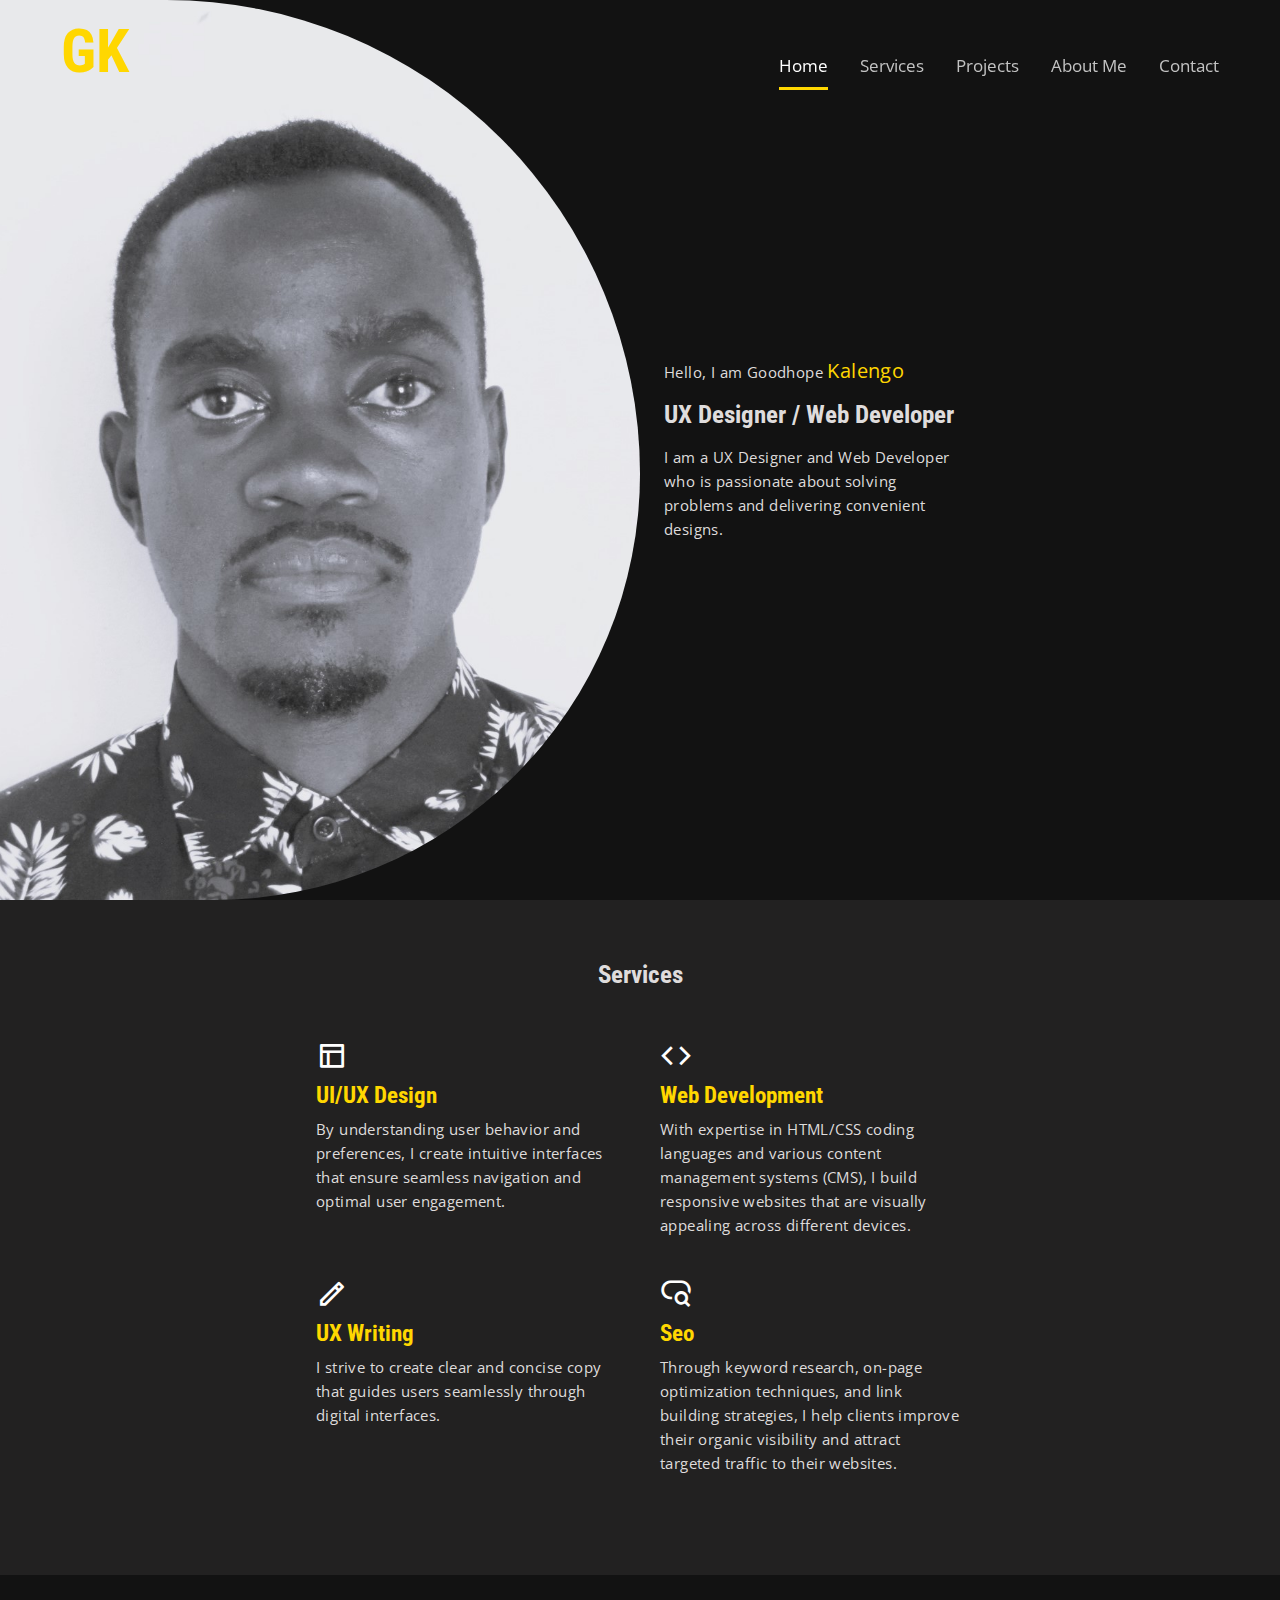
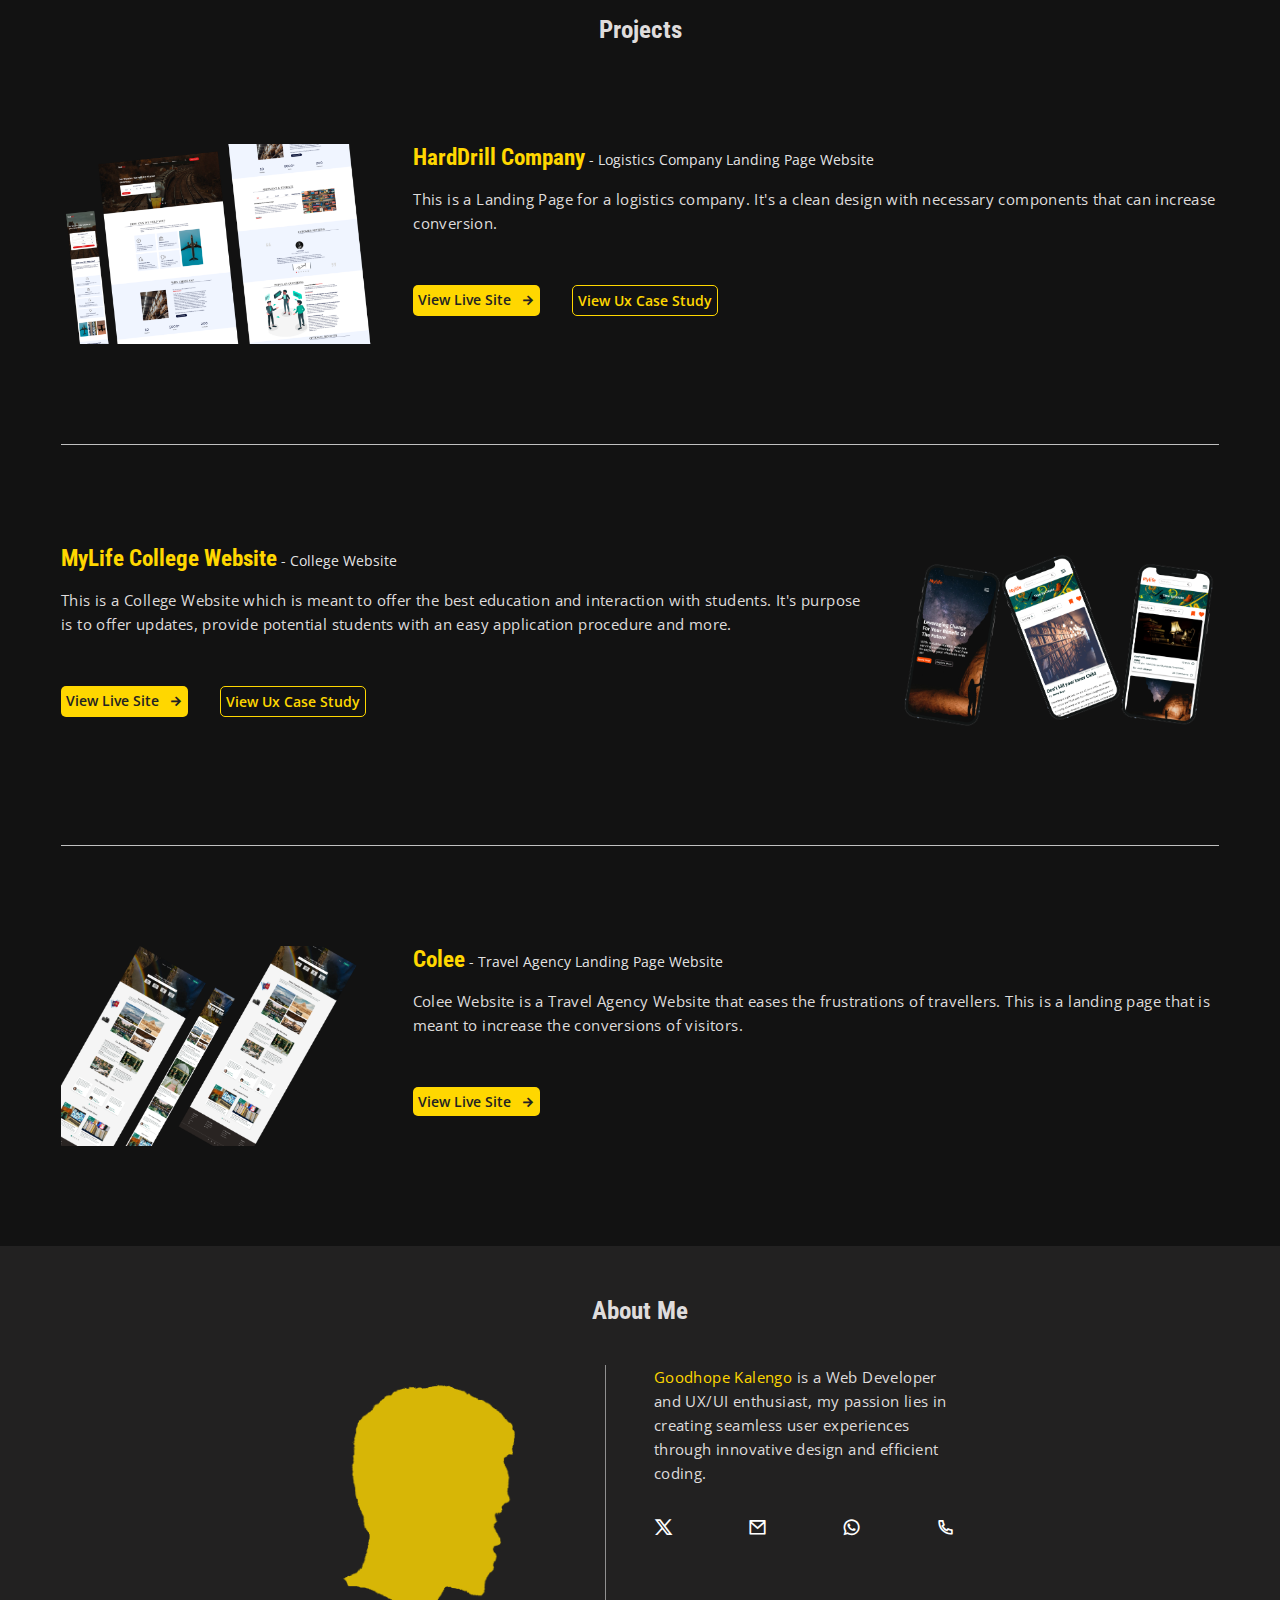
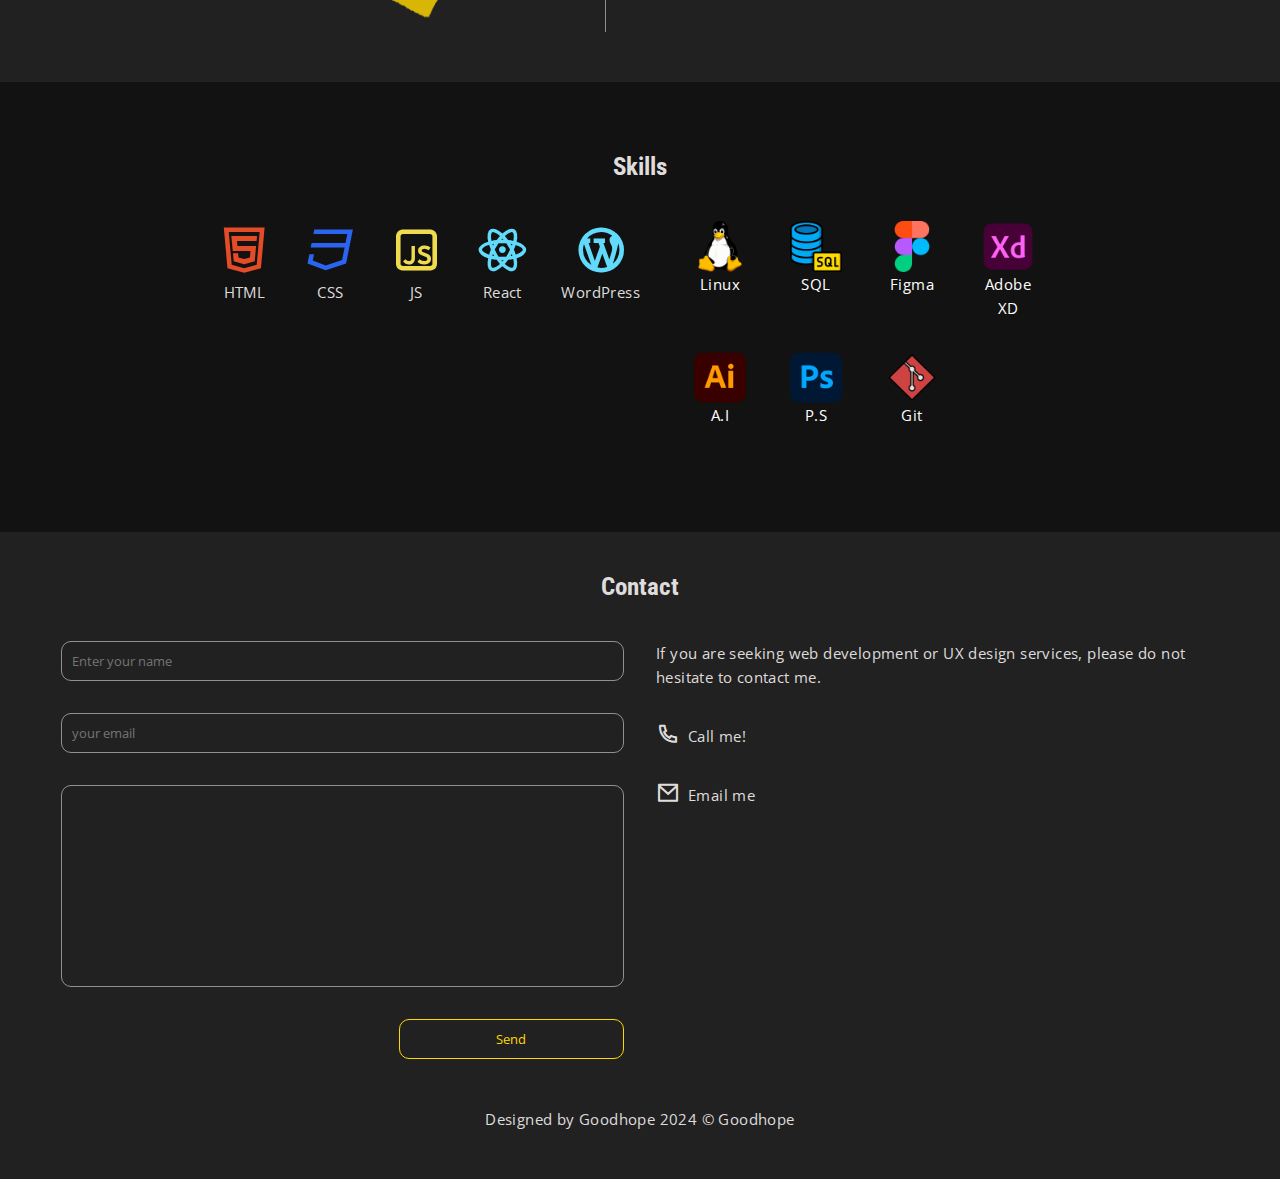
<file: index.html>
<!DOCTYPE html>
<html lang="en">
<head>
    <meta charset="UTF-8">
    <meta name="viewport" content="width=device-width, initial-scale=1.0">
    <link rel="stylesheet" href="css/style.css">
    <link rel="icon" type="image/x-icon" href="img/hop.png">
    <link rel="stylesheet" href="css/swiper-bundle.min.css">
    <link rel="stylesheet" href="fonts/remixicon.css">
    <title>Hi, It's Goodhope</title>
</head>
<body>
    <header>
        <nav class="container">
            <div class="nav">
                <div class="logo">
                    <a href="#" class="logo">GK</a>
                </div>
                <div class="main-nav">
                    <ul class="list-nav" id="allnav">
                        <li><a class="fwhite portlink active" href="#home">Home</a></li>
                        <li><a class="fwhite portlink" href="#service">Services</a></li>
                        <li><a class="fwhite portlink" href="#project">Projects</a></li>
                        <li><a class="fwhite portlink" href="#about">About Me</a></li>
                        <li><a class="fwhite portlink" href="#contact">Contact</a></li>
                        <!-- <li><a class="fwhite portlink" href="assets/_Goodhope's CV_.pdf">Resume/CV</a></li> -->
                    </ul>
                   

                    <div class="hamburger-menu fwhite">
                        <span class="bar"></span>
                        <span class="bar"></span>
                        <span class="bar"></span>
                    </div>
                </div>    
            </div>
        </nav>
    </header>

    
    <div class="front-line">
        <div class="bg-grid">
            
        </div>  
        <div class="big-intro" id="home">
          
            <div class="intro">
                <p class="nfont">Hello, I am Goodhope <span class="mdfont yellow">Kalengo</span></p>
                <h1 class="hfont">UX Designer / Web Developer</h1>
                <p class="nfont">I am a UX Designer and Web Developer who is passionate about solving problems and delivering convenient designs.</p>
            </div>
        </div>
    </div>



        <!-- services -->
        <section class="services" id="service">
            <h1 class="hfont white al-c">Services</h1>
            <div class="all-cards container">
                <div class="card">
                    <i class="ri-layout-3-line"></i>
                  <h2 class="yellow subhead">UI/UX Design</h2>
                  <p class="nfont">By understanding user behavior and preferences, I create intuitive interfaces that ensure seamless navigation and optimal user engagement.</p>
                </div>
                <div class="card">
                    <i class="ri-code-line"></i>
                    <h2 class="yellow subhead">Web Development</h2>
                  <p class="nfont"> With expertise in HTML/CSS coding languages and various content management systems (CMS), I build responsive websites that are visually appealing across different devices.</p>
                </div>
                <div class="card">
                    <i class="ri-pencil-line"></i>
                    <h2 class="yellow subhead">UX Writing</h2>
                  <p class="nfont"> I strive to create clear and concise copy that guides users seamlessly through digital interfaces.</p>
                </div>
                <div class="card">
                    <i class="ri-seo-line"></i>
                  <h2 class="yellow subhead">Seo</h2>
                  <p class="nfont">Through keyword research, on-page optimization techniques, and link building strategies, I help clients improve their organic visibility and attract targeted traffic to their websites.</p>
                </div>
            </div>
        </section>


        

    <!-- Projects -->
    <section class="projects" id="project">
        <div class="all-projects container">
            <h1 class="hfont white al-c">Projects</h1>


            <!-- First Project -->
            <div class="project">
                <img src="img/Hardrill-thumbnail.png"  class="pro-img" alt="">
                <div class="p-details">
                    <h2 class="yellow subhead">HardDrill Company<span class="sidetitle"> - Logistics Company Landing Page Website</span></h2>
                    <p class="nfont">This is a Landing Page for a logistics company. It's a clean design with necessary components that can increase conversion.</p> <br>
                    <!-- <p class="nfont">December 2023</p> -->
                    <div class="main-btn">
                        <a target=”_blank” href="https://hardrill.netlify.app" class="btn1">View Live Site<i class="ri-arrow-right-line"></i></a>
                        <a target="_blank" href="one_logstudies.html" class="btn2">View Ux Case Study</a>
                    </div>
                </div>
            </div>

            
            <!-- Second Project -->
            <div class="project">
                    <img src="img/MyLife-thumbnail.png"  class="pro-img" alt="">
                <div class="p-details">
                    <h2 class="yellow subhead">MyLife College Website<span class="sidetitle"> - College Website</span></h2>
                    <p class="nfont">This is a College Website which is meant to offer the best education and interaction with students. It's purpose is to offer updates, provide potential students with an easy application procedure and more.</p><br>
                    <!-- <p class="nfont">October - November 2023</p> -->
                    <div class="main-btn">
                        <a href="https://mylife-edu.netlify.app" target=”_blank” class="btn1">View Live Site<i class="ri-arrow-right-line"></i></a>
                        <a target="_blank" href="log_cstudies.html" class="btn2">View Ux Case Study</a>
                    </div>
                </div>
            </div>

            <!-- Third Project -->
            <div class="project lastproject">
                <img src="img/Cruise-thumbnail.png"  class="pro-img" alt="">
                <div class="p-details">
                    <h2 class="yellow subhead">Colee<span class="sidetitle"> - Travel Agency Landing Page Website</span></h2>
                    <p class="nfont">Colee Website is a Travel Agency Website that eases the frustrations of travellers. This is a landing page that is meant to increase the conversions of visitors.</p>
                    <br>
                    <!-- <p class="nfont">January 2024</p> -->
                    <div class="main-btn">
                        <a href="https://colee.netlify.app" target=”_blank” class="btn1">View Live Site<i class="ri-arrow-right-line"></i></a>
                        <!-- <a href="#" class="btn2">View Ux Case Study</a> -->
                    </div>
                </div>
            </div>
        </div>
    </section>



    
    <!-- Testimonials Section -->

    <!-- <section class="testimonials">
        <h1 class="hfont white al-c">Testimonials from my clients</h1>

        <div class="testimonial-container container swiper">
            <div class="swiper-wrapper">


                <div class="testimonial-card swiper-slide">
                    <div class="testimg">
                        <img src="img/image-jeanette.jpg" class="testimage" alt="">
                    </div>
                    <div class="testname">
                        <h4 class="yellow mdfont">Jaeanette Cooper</h4>
                        <p class="white nfont">20-Sept-2023</p>
                    </div>
                    <p class="nfont white">Lorem, ipsum dolor sit amet consectetur adipisicing elit. Tenetur adipisci laboriosam eaque nesciunt laudantium alias voluptatem quae, neque cumque minus.</p>
                </div>
                <div class="testimonial-card swiper-slide">
                    <div class="testimg">
                        <img src="img/image-jeanette.jpg" class="testimage" alt="">
                    </div>
                    <div class="testname">
                        <h4 class="yellow mdfont">Jaeanette Cooper</h4>
                        <p class="white nfont">20-Sept-2023</p>
                    </div>
                    <p class="nfont white">Lorem, ipsum dolor sit amet consectetur adipisicing elit. Tenetur adipisci laboriosam eaque nesciunt laudantium alias voluptatem quae, neque cumque minus.</p>
                </div>
                <div class="testimonial-card swiper-slide">
                    <div class="testimg">
                        <img src="img/image-jeanette.jpg" class="testimage" alt="">
                    </div>
                    <div class="testname">
                        <h4 class="yellow mdfont">Jaeanette Cooper</h4>
                        <p class="white nfont">20-Sept-2023</p>
                    </div>
                    <p class="nfont white">Lorem, ipsum dolor sit amet consectetur adipisicing elit. Tenetur adipisci laboriosam eaque nesciunt laudantium alias voluptatem quae, neque cumque minus.</p>
                </div>



            </div>


            <div class="swiper-button-prev">
                
             </div>
             <div class="swiper-button-next">
                
             </div>
        </div>
    </section> -->



    
    <!-- About Me Section -->
    <section class="about-me" id="about">
        <h1 class="hfont white al-c">About Me</h1>
        <div class="me container">
            <img src="img/hop.png" style="width: 20%;" alt="">
            <div class="me-details">
               
                <p class="nfont"><span class="yellow">Goodhope Kalengo</span> is a Web Developer and UX/UI enthusiast,  my passion lies in creating seamless user experiences through innovative design and efficient coding.</p>
                <!-- <div class="hobbies">
                    <h2>Hobbies</h2>
                    <div class="list">
                        <p class="nfont">Music, Reading, Basketball, Hiking</p>
                    </div>
                </div> -->
                <div class="location">
                    <!-- <i class="ri-map-pin-line"></i> -->
                    <!-- <p class="nfont">Zomba, Malawi</p> -->
                </div>
                <div class="contact-me">
                    <a target=”_blank” href="https://twitter.com/maineine"><i class="ri-twitter-x-line"></i></a>
                    <a href="mailto:ghkalengo@gmail.com"><i class="ri-mail-line"></i></a>
                    <a target=”_blank” href="https://wa.me/+265880955471"><i class="ri-whatsapp-line"></i></a>
                    <a target=”_blank” href="tel:+265886325397"><i class="ri-phone-line"></i></a>
                </div>

                <!-- <a href="" class="about-cv yellow">Download my CV <i class="ri-arrow-right-line"></i></a> -->
            </div>
           
        </div>
    </section>


        <!-- Skills Section -->

        <section class="skills">
            <h1 class="hfont white al-c">Skills</h1>
            <div class="all-skills container">
                <div class="dev-skills">
                    <div class="dev-lang">
                        <i style="color: #E34C26;" class="ri-html5-line"></i>
                        <p class="nfont">HTML</p>
                    </div>
                    <div class="dev-lang">
                        <i style="color: #2965F1;" class="ri-css3-line"></i>
                        <p class="nfont">CSS</p>
                    </div>
                    <div class="dev-lang">
                        <i style="color:#F0DB4F ;" class="ri-javascript-line"></i>
                        <p class="nfont">JS</p>
                    </div>
                    <div class="dev-lang">
                        <i style="color: #61DAFB;" class="ri-reactjs-line"></i>
                        <p class="nfont">React</p>
                    </div>
                    <div class="dev-lang">
                        <i style="color: #61DAFB;" class="ri-wordpress-line"></i>
                        <p class="nfont">WordPress</p>
                    </div>
                    <!-- <div class="dev-lang">
                        <i style="color: #539E43;" class="ri-npmjs-line"></i>
                        <p class="nfont">Node.js</p>
                    </div>
                    <div class="dev-lang">
                        <i style="color: #777BB3;" class="ti-html5 white"></i>
                        <p class="nfont">Php</p>
                    </div> -->
                </div>
                
                <div class="design-skills">
                    <div class="des-lang">
                        <img src="icons/linux.png"  alt="">
                        <p class="nfont white">Linux</p>
                    </div>
                    <div class="des-lang">
                        <img src="icons/database.png"  alt="">
                        <p class="nfont white">SQL</p>
                    </div>
                    <div class="des-lang">
                        <img src="icons/005-figma.png"  alt="">
                        <p class="nfont white">Figma</p>
                    </div>
                    <div class="des-lang">
                        <img src="icons/004-xd.png" alt="">
                        <p class="nfont white">Adobe<br>XD</p>
                    </div>
                    <div class="des-lang">
                        <img src="icons/003-illustrator.png" alt="">
                        <p class="nfont white">A.I</p>
                    </div>
                    <div class="des-lang">
                        <img src="icons/002-photoshop.png" alt="">
                        <p class="nfont white">P.S</p>
                    </div>
                    <div class="des-lang">
                        <img src="icons/001-git.png" alt="">
                        <p class="nfont white">Git</p>
                    </div>
                </div>
            </div>
    
        </section>


        
    
    <!-- Footer / Contact Section -->
    <section class="contact" id="contact">
        <h1 class="hfont white al-c sec2">Contact</h1>
        

        <div class="all-contact container">
            
            <form method="post">
                <div class="c-form">
                    <input type="text" placeholder="Enter your name" id="formname" name="name">
                    <input type="email" placeholder="your email" id="formemail" name="email">
                    <textarea type="text"  id="formmessage" cols="30" rows="10"></textarea>
                    <div class="lastbtn">
                        <button type="submit" id="form-btn" class="button">Send</button>
                    </div>
                </div>
            </form>
          
            <div class="c-info">
                <p class="nfont">If you are seeking web development or UX design services, please do not hesitate to contact me.</p>
                <div class="phone">
                    <a href=""><i class="ri-phone-line"></i></a>
                    <a href="tel:+265886325397" class="nfont white"><p class="nfont">Call me!</p></a>
                </div>
                <div class="phone">
                </a>
                <a href=""><i class="ri-mail-line"></i></a>
                    <a href="mailto:ghkalengo@gmail.com" class="nfont white"><p class="nfont">Email me</p></a>
                </div>
            </div>
        </div>

        <p class="nfont copyright">Designed by Goodhope 2024 &#169; Goodhope</p>
    </section>

    <!-- Email sender library -->
    <script src="https://smtpjs.com/v3/smtp.js"></script>
    <!-- main js -->
    <script src="js/script.js"></script>
    <!-- swiper -->
    <script src="js/swiper-bundle.min.js"></script>
</body>
</html>
</file>
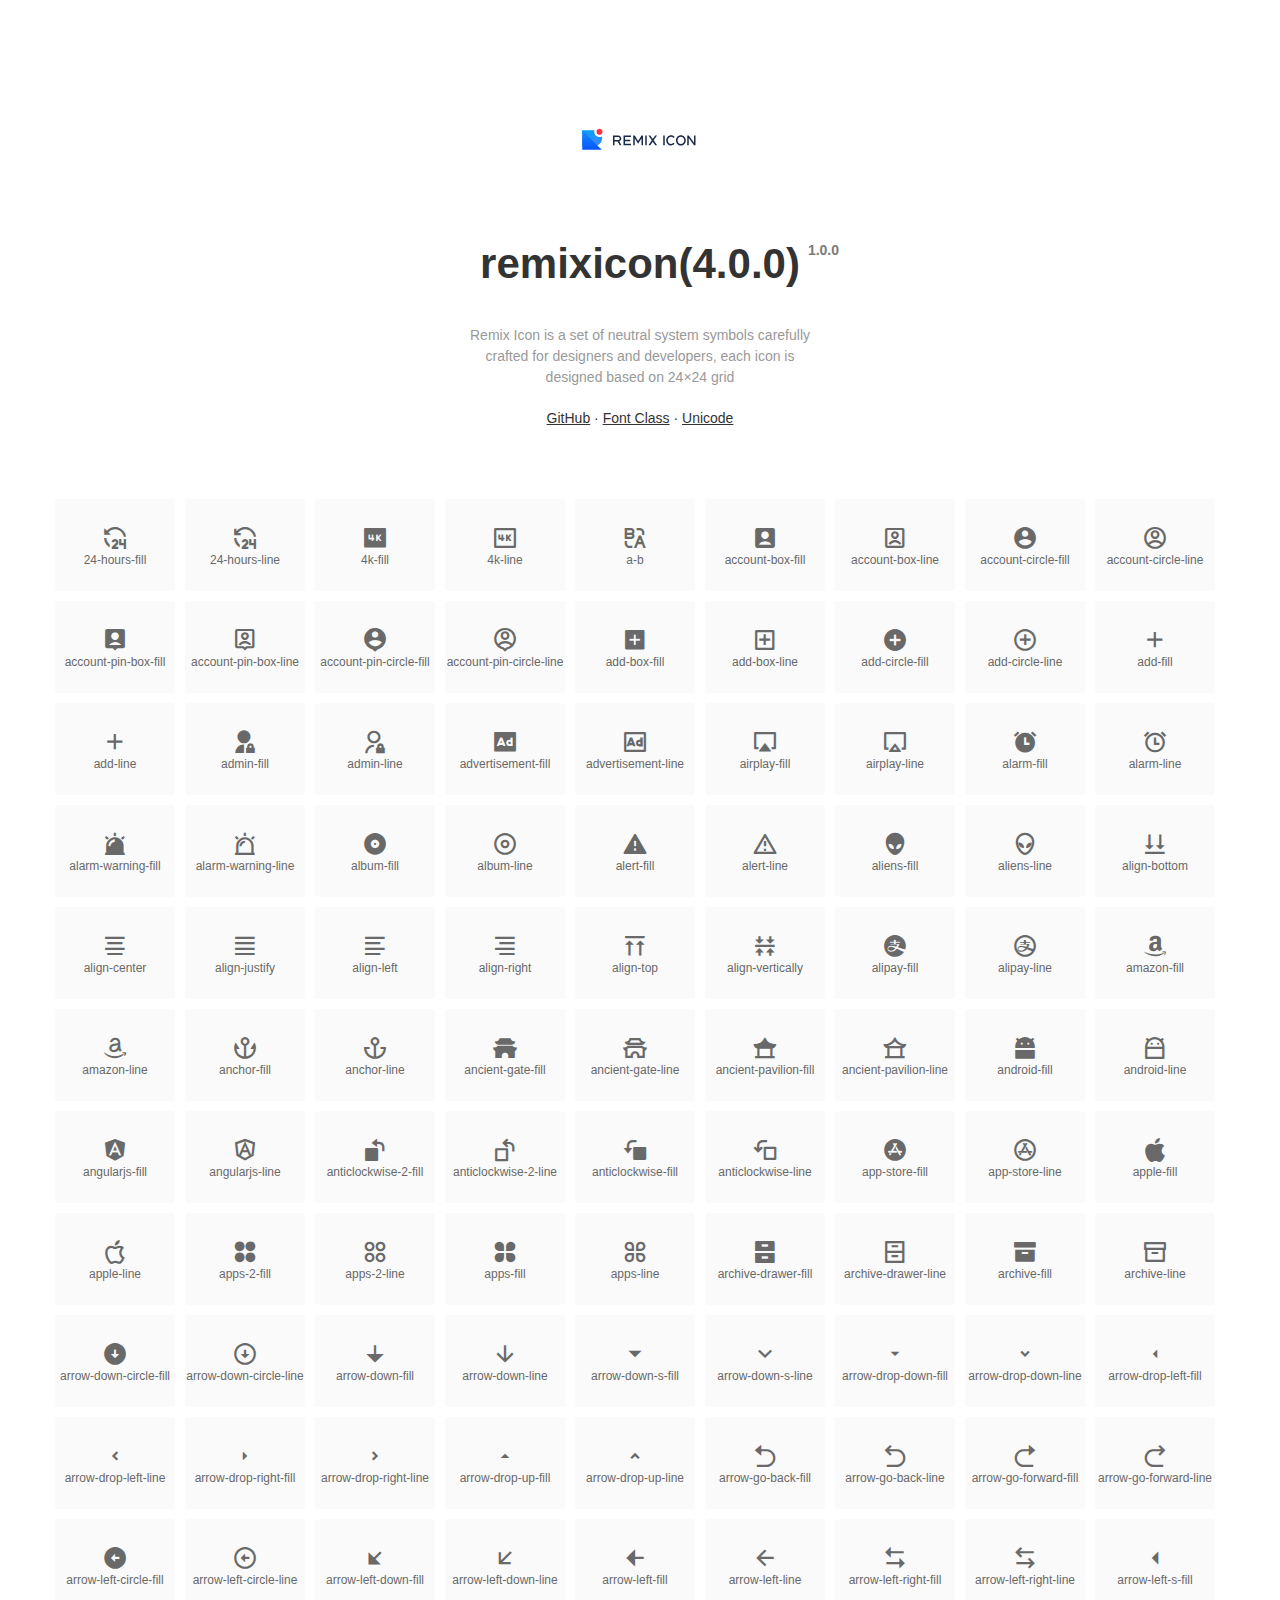
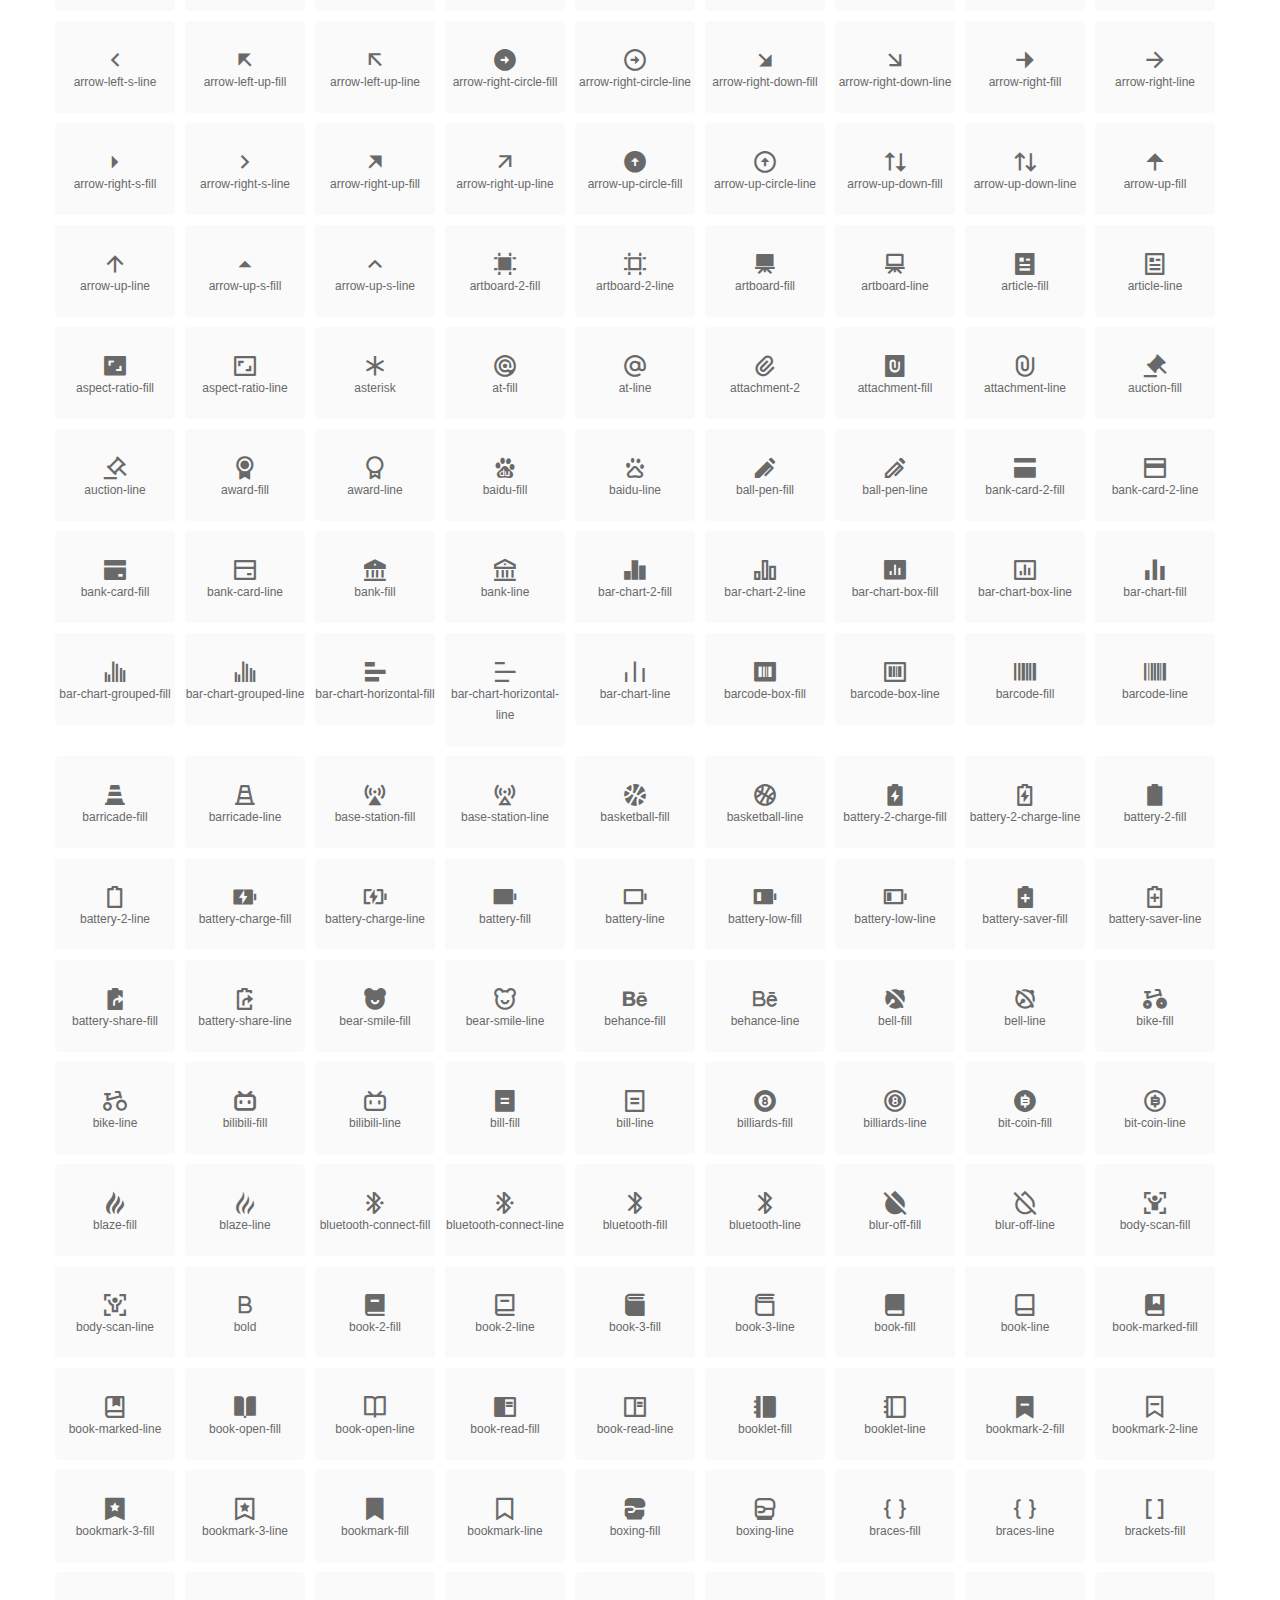
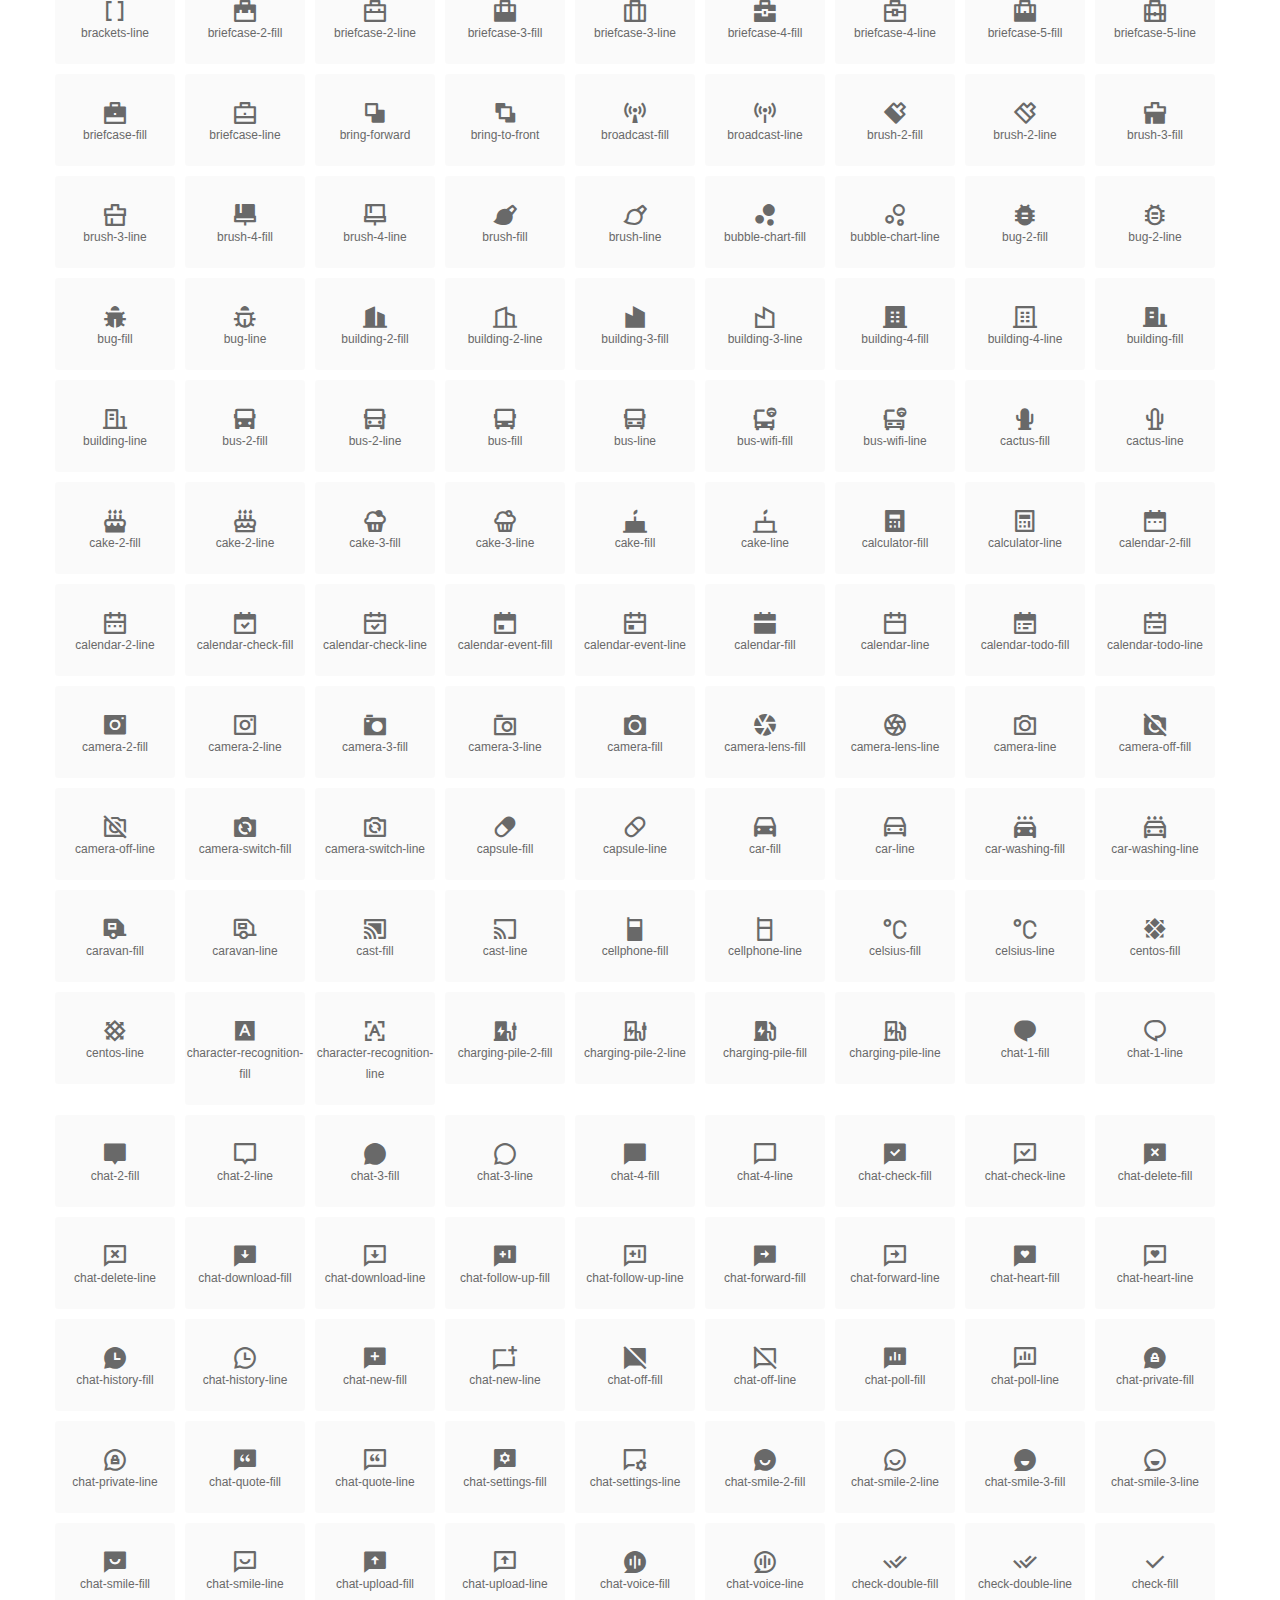
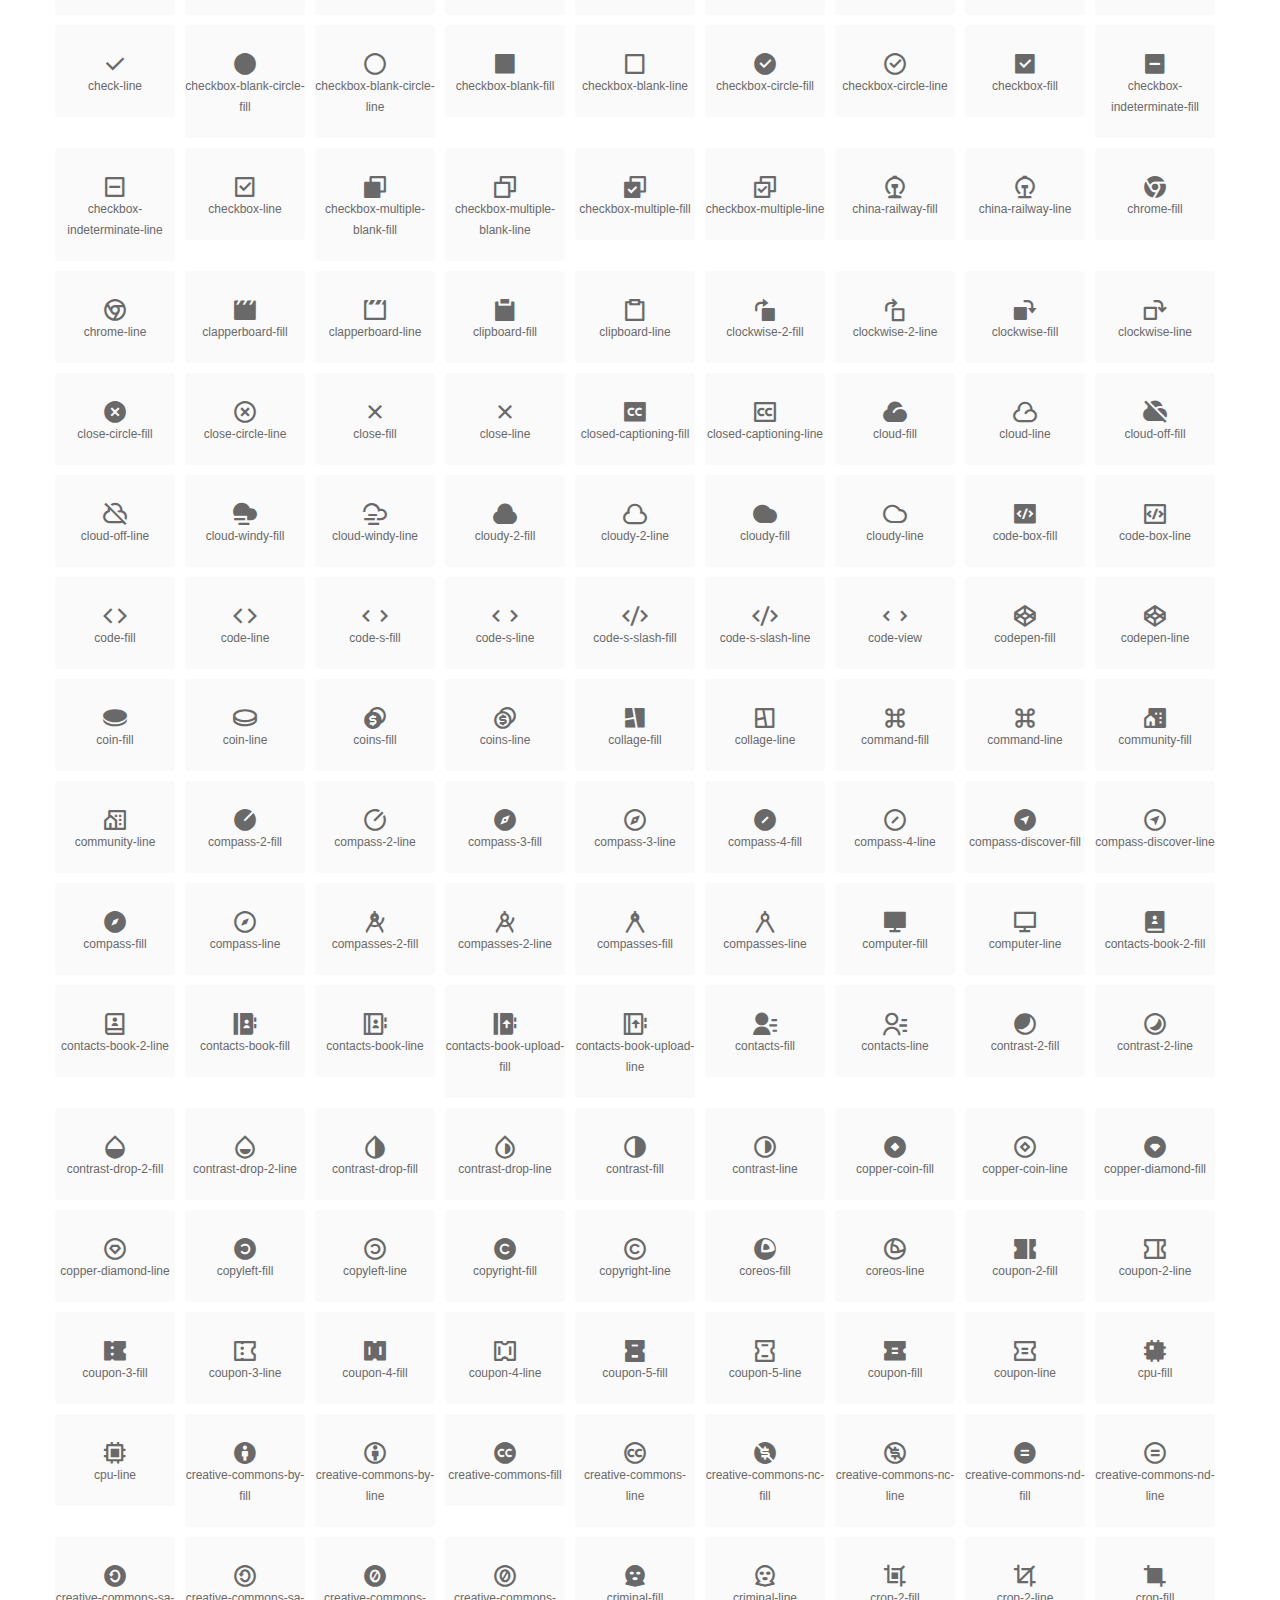
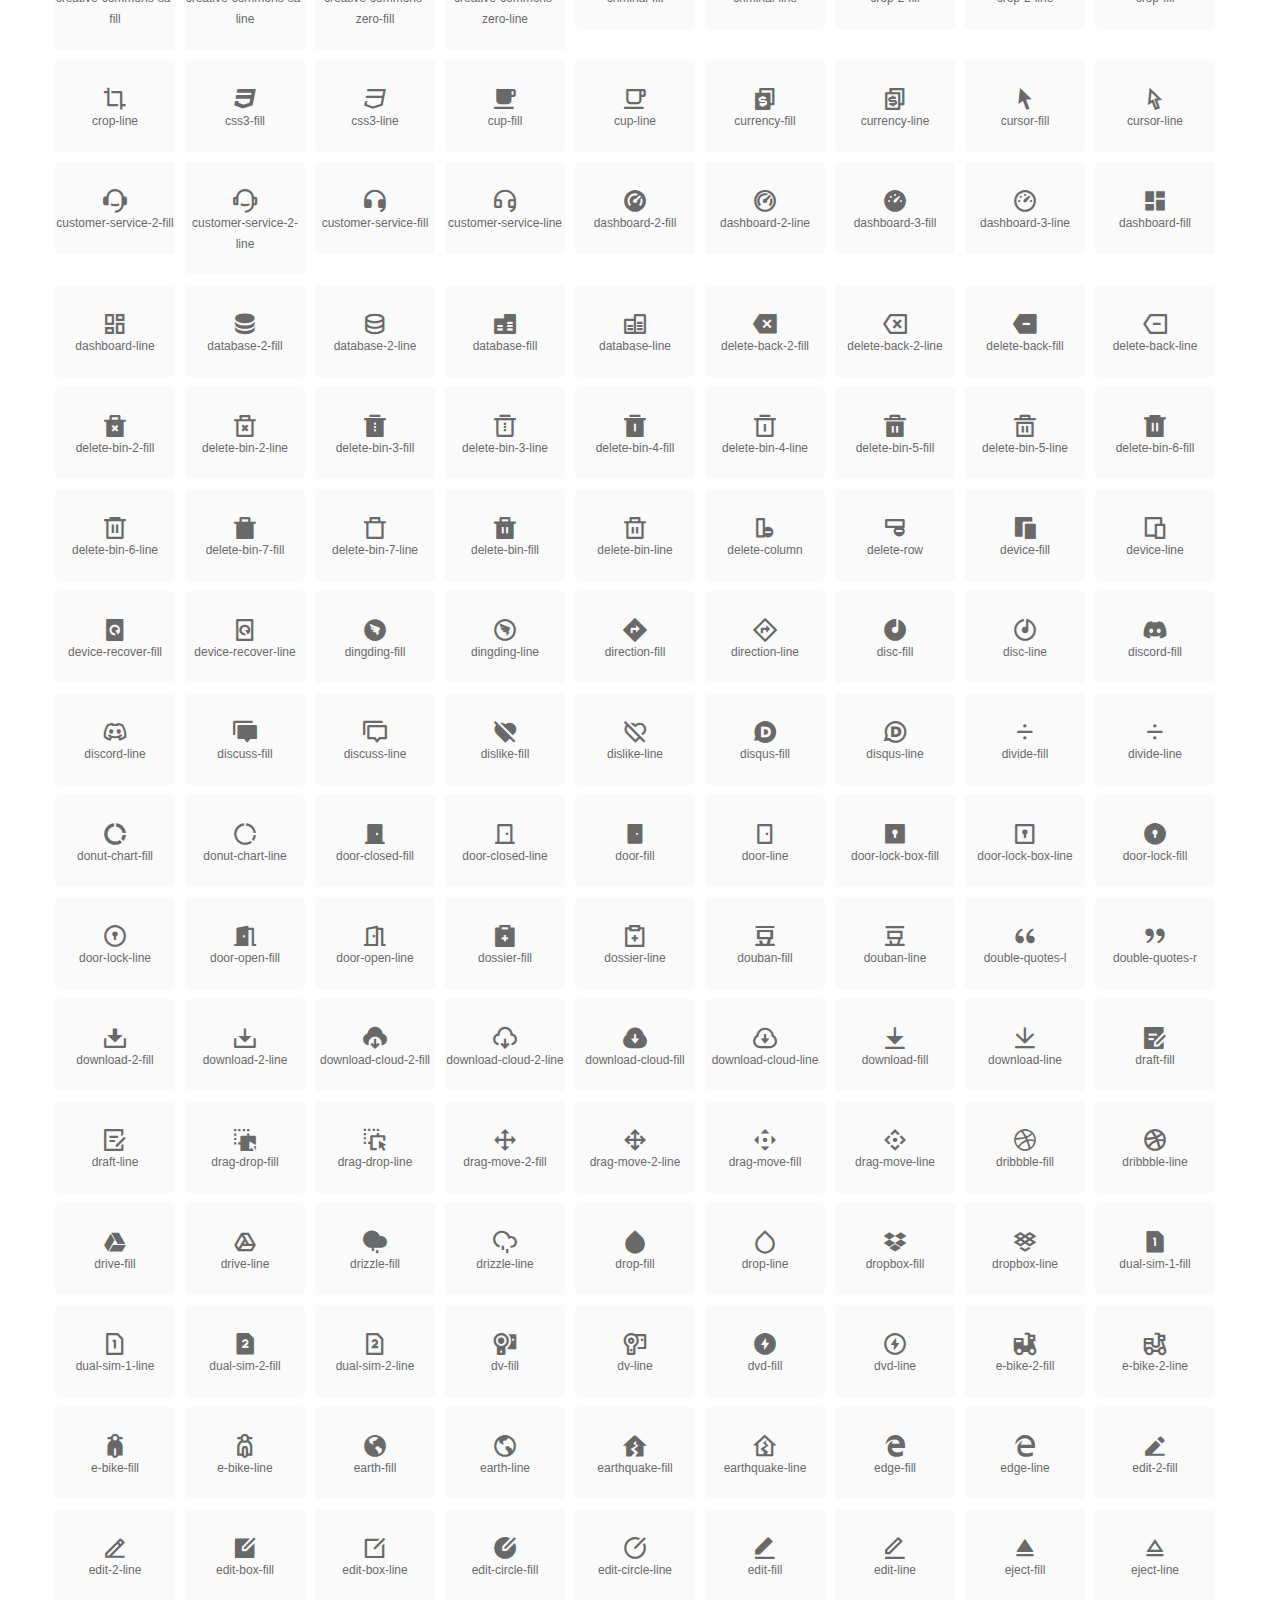
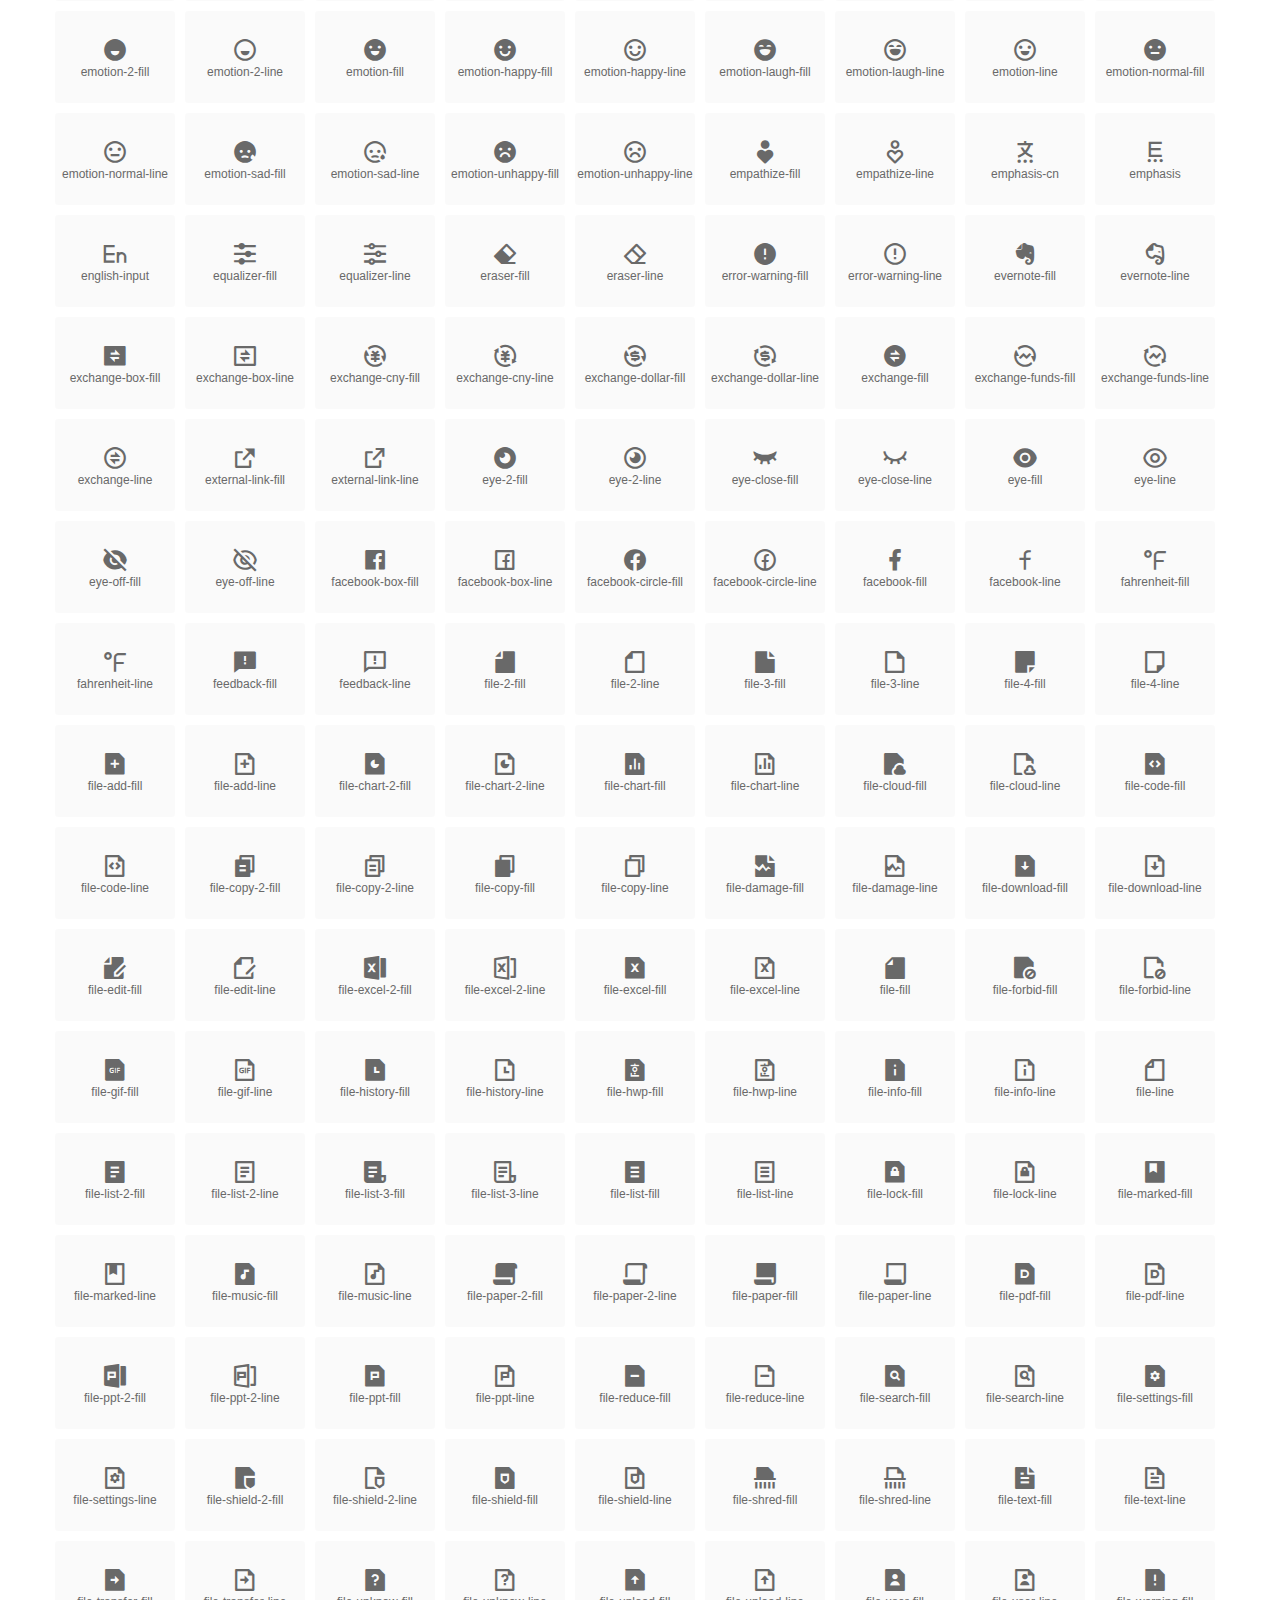
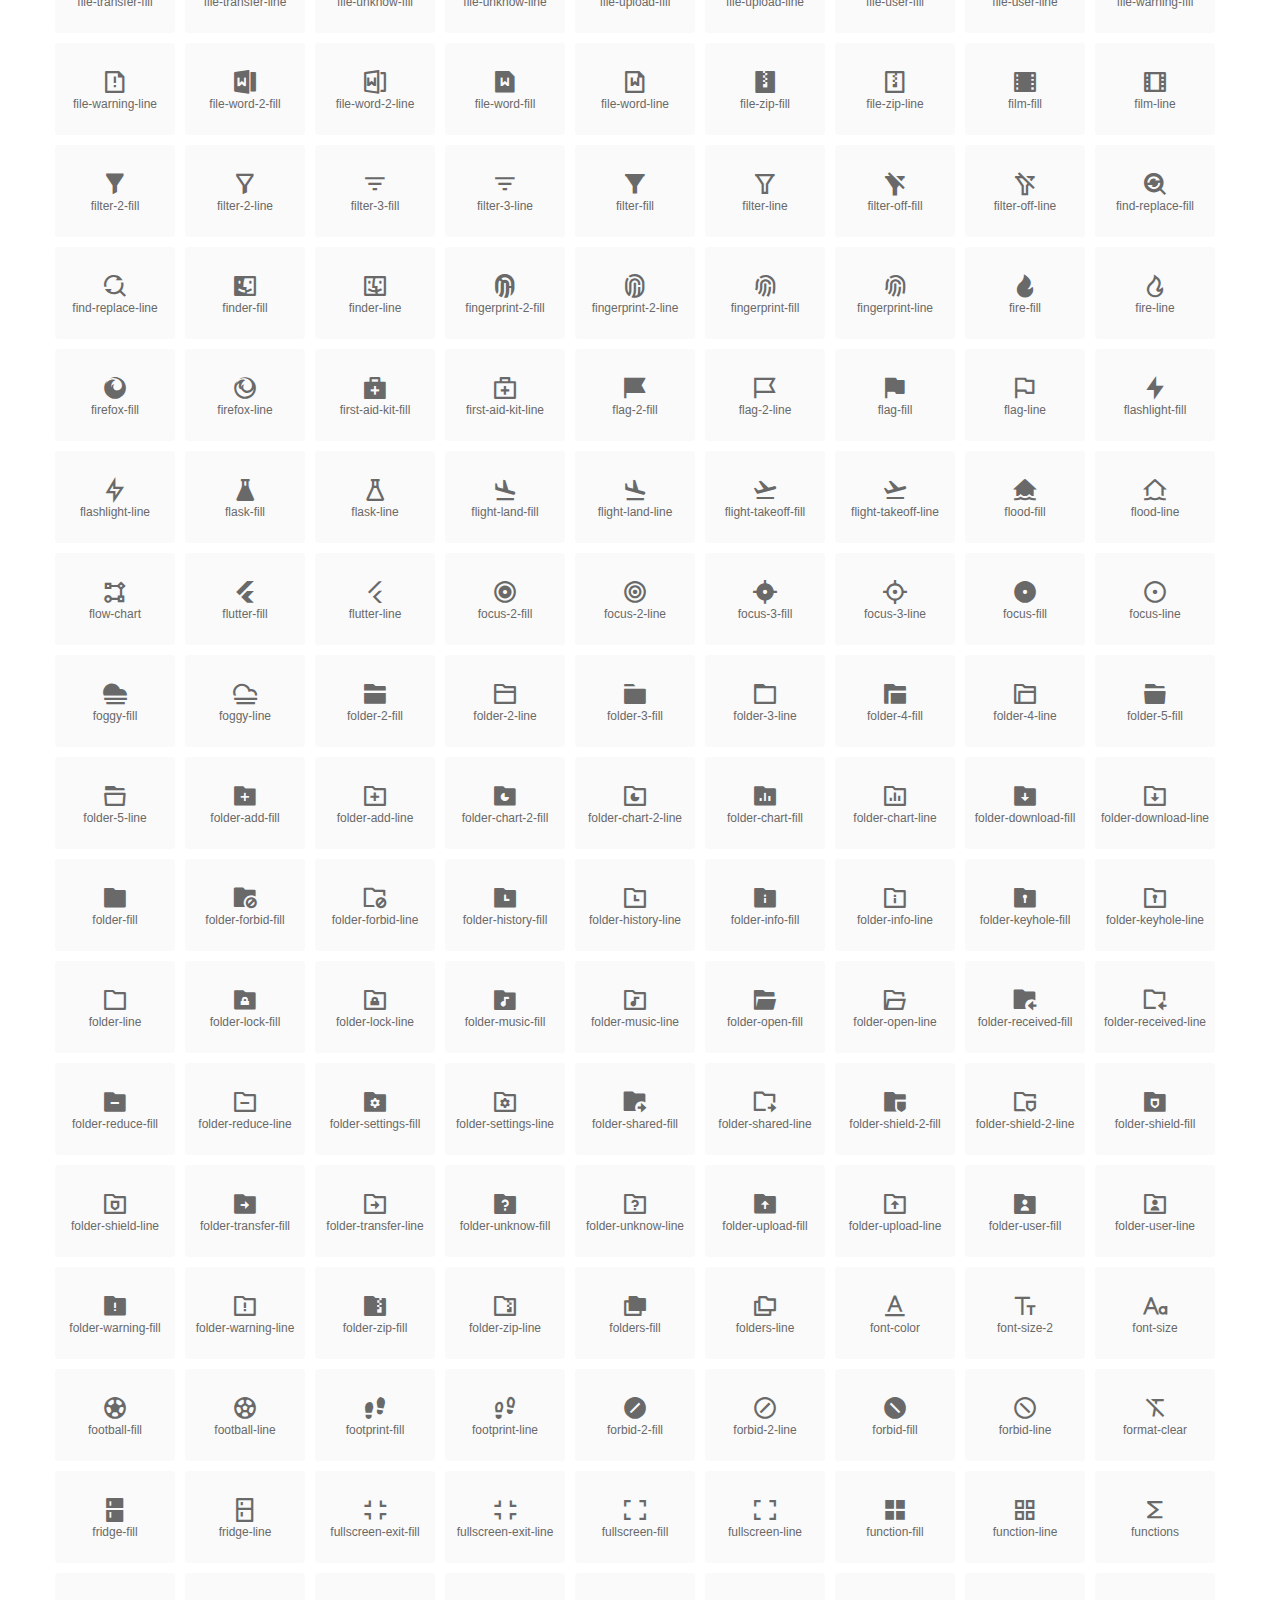
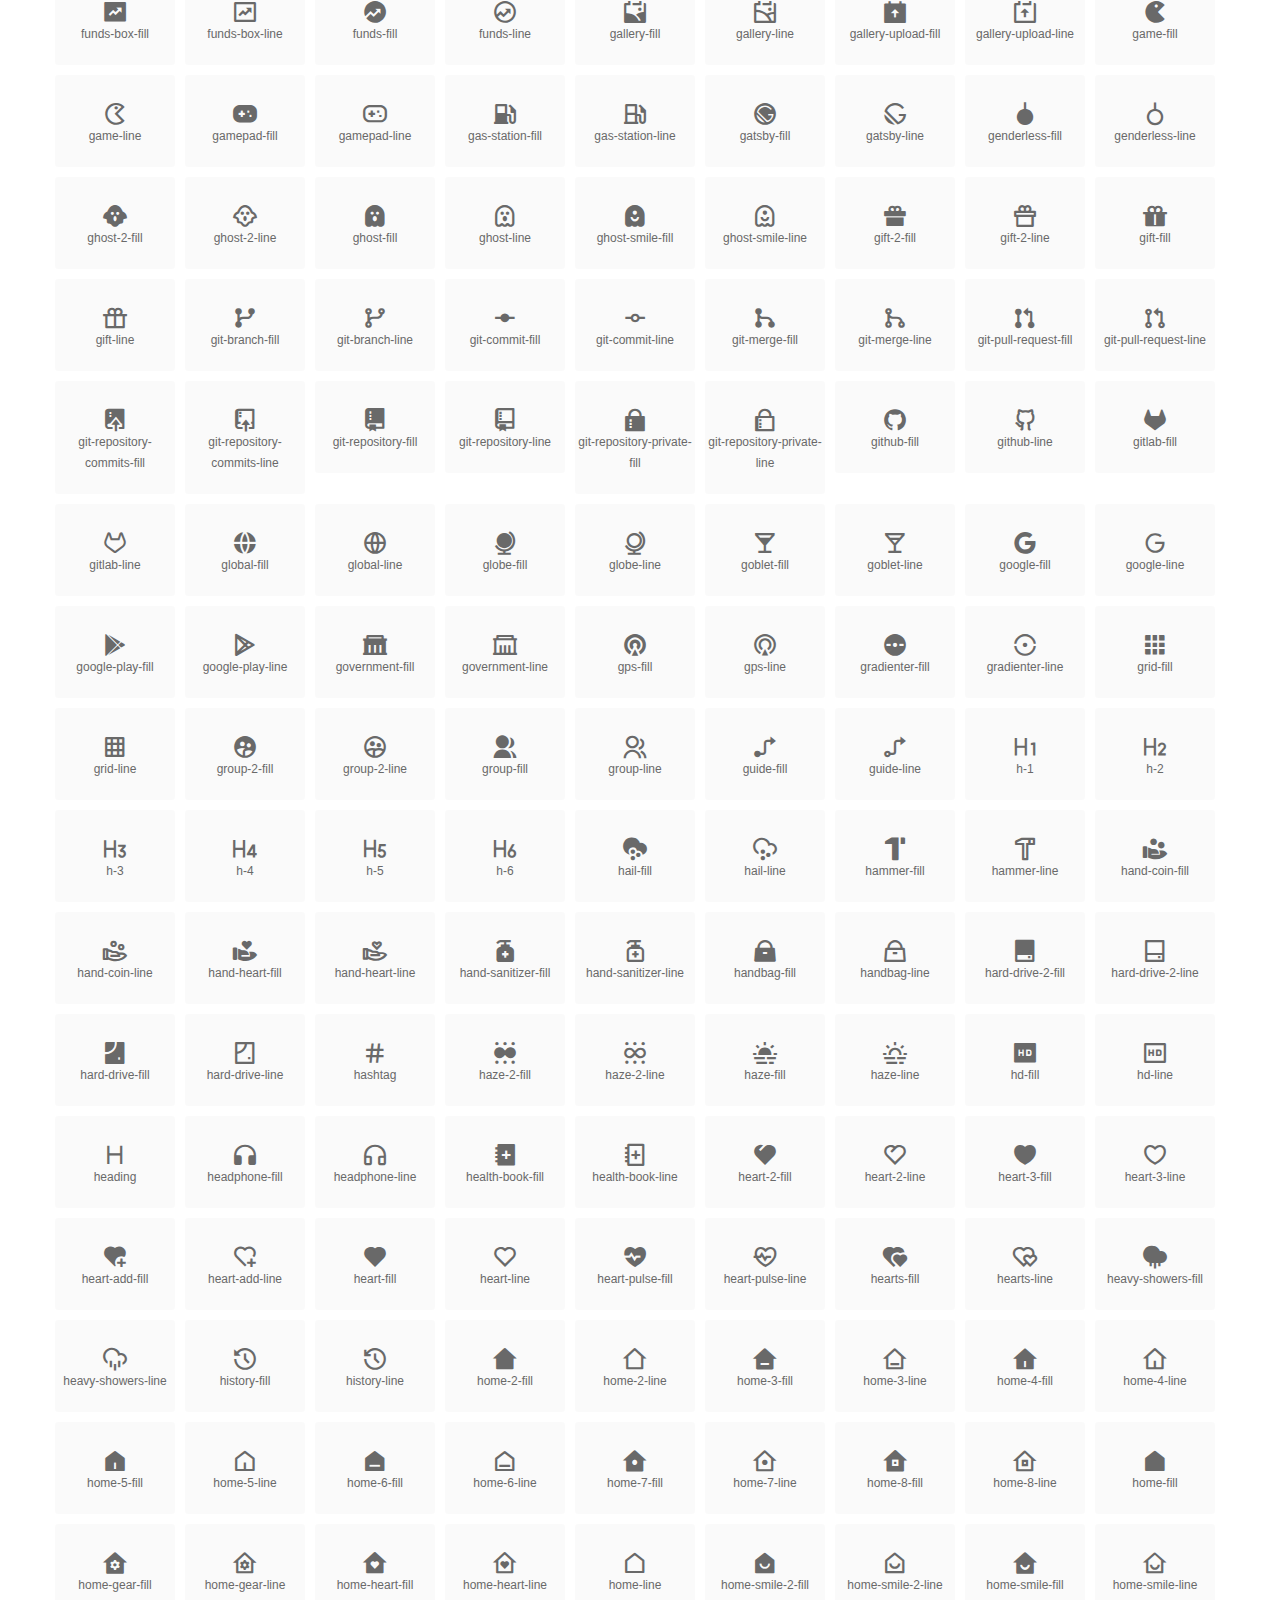
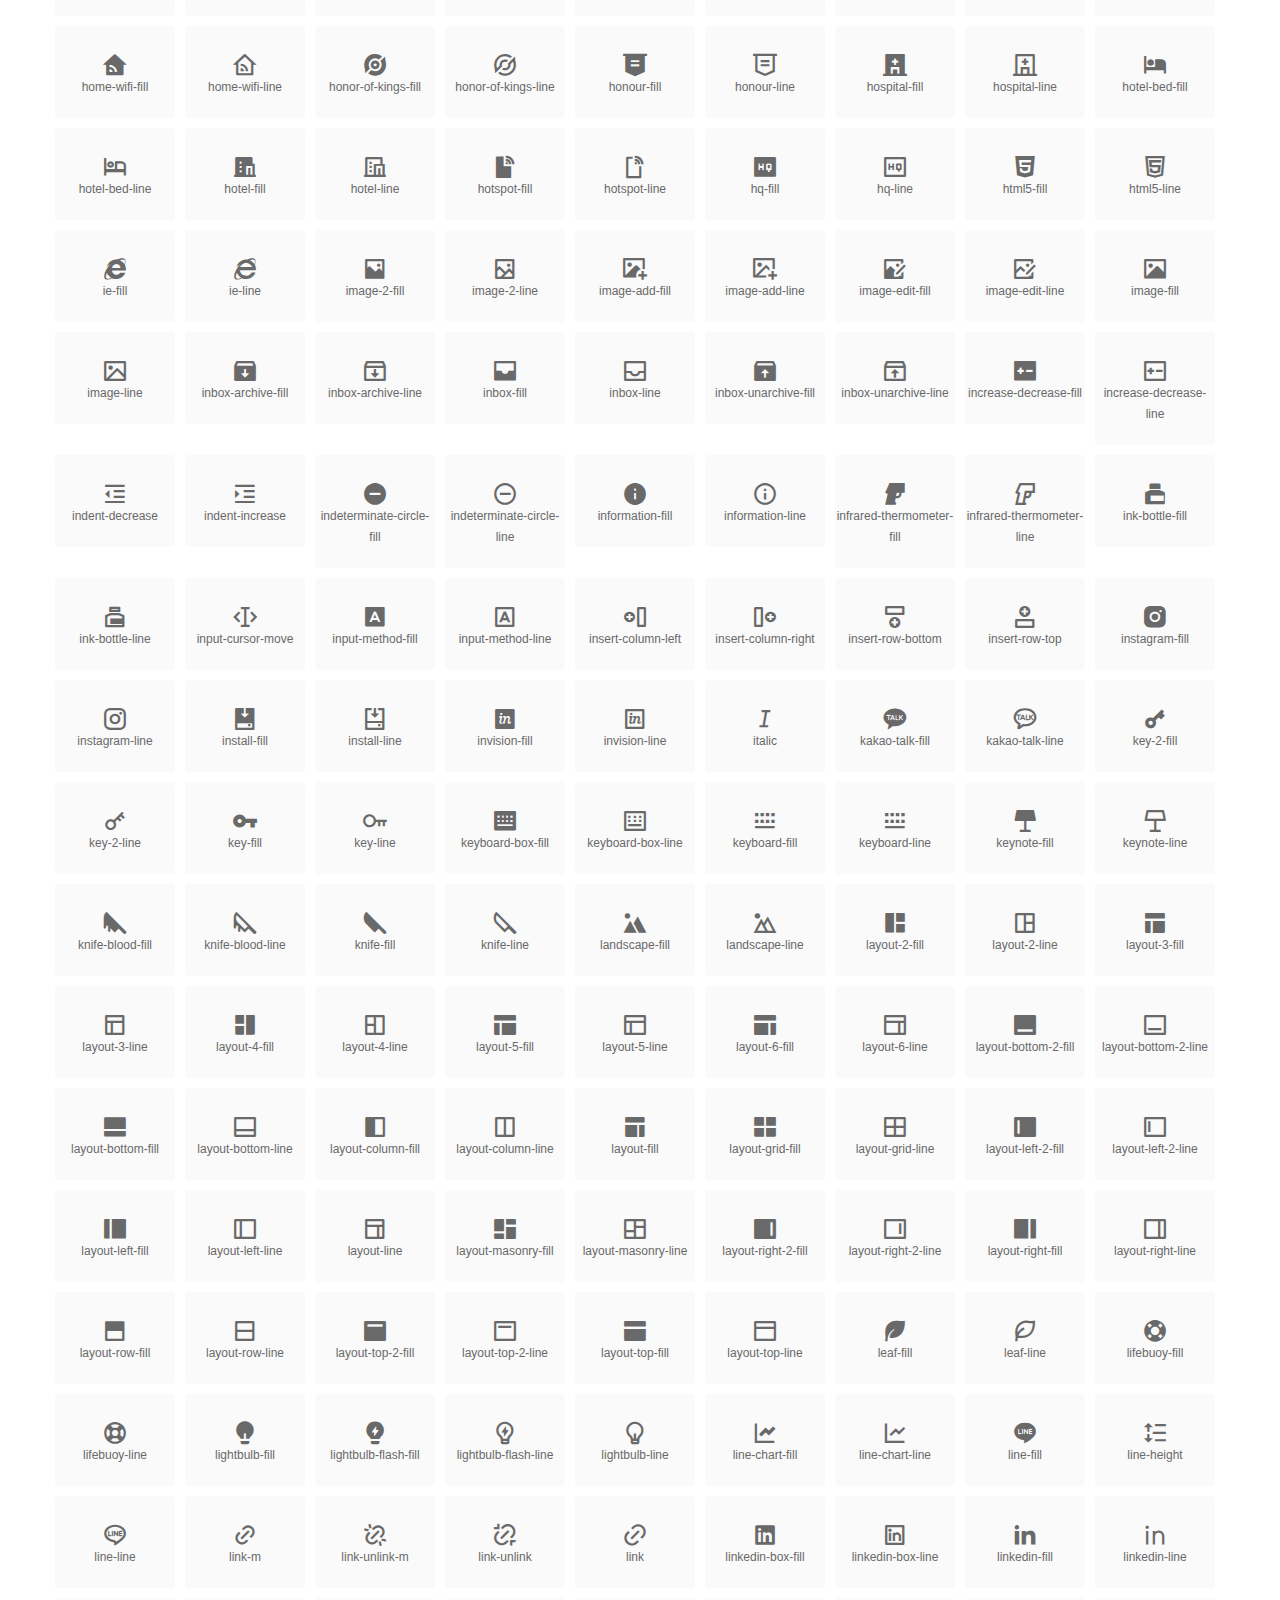
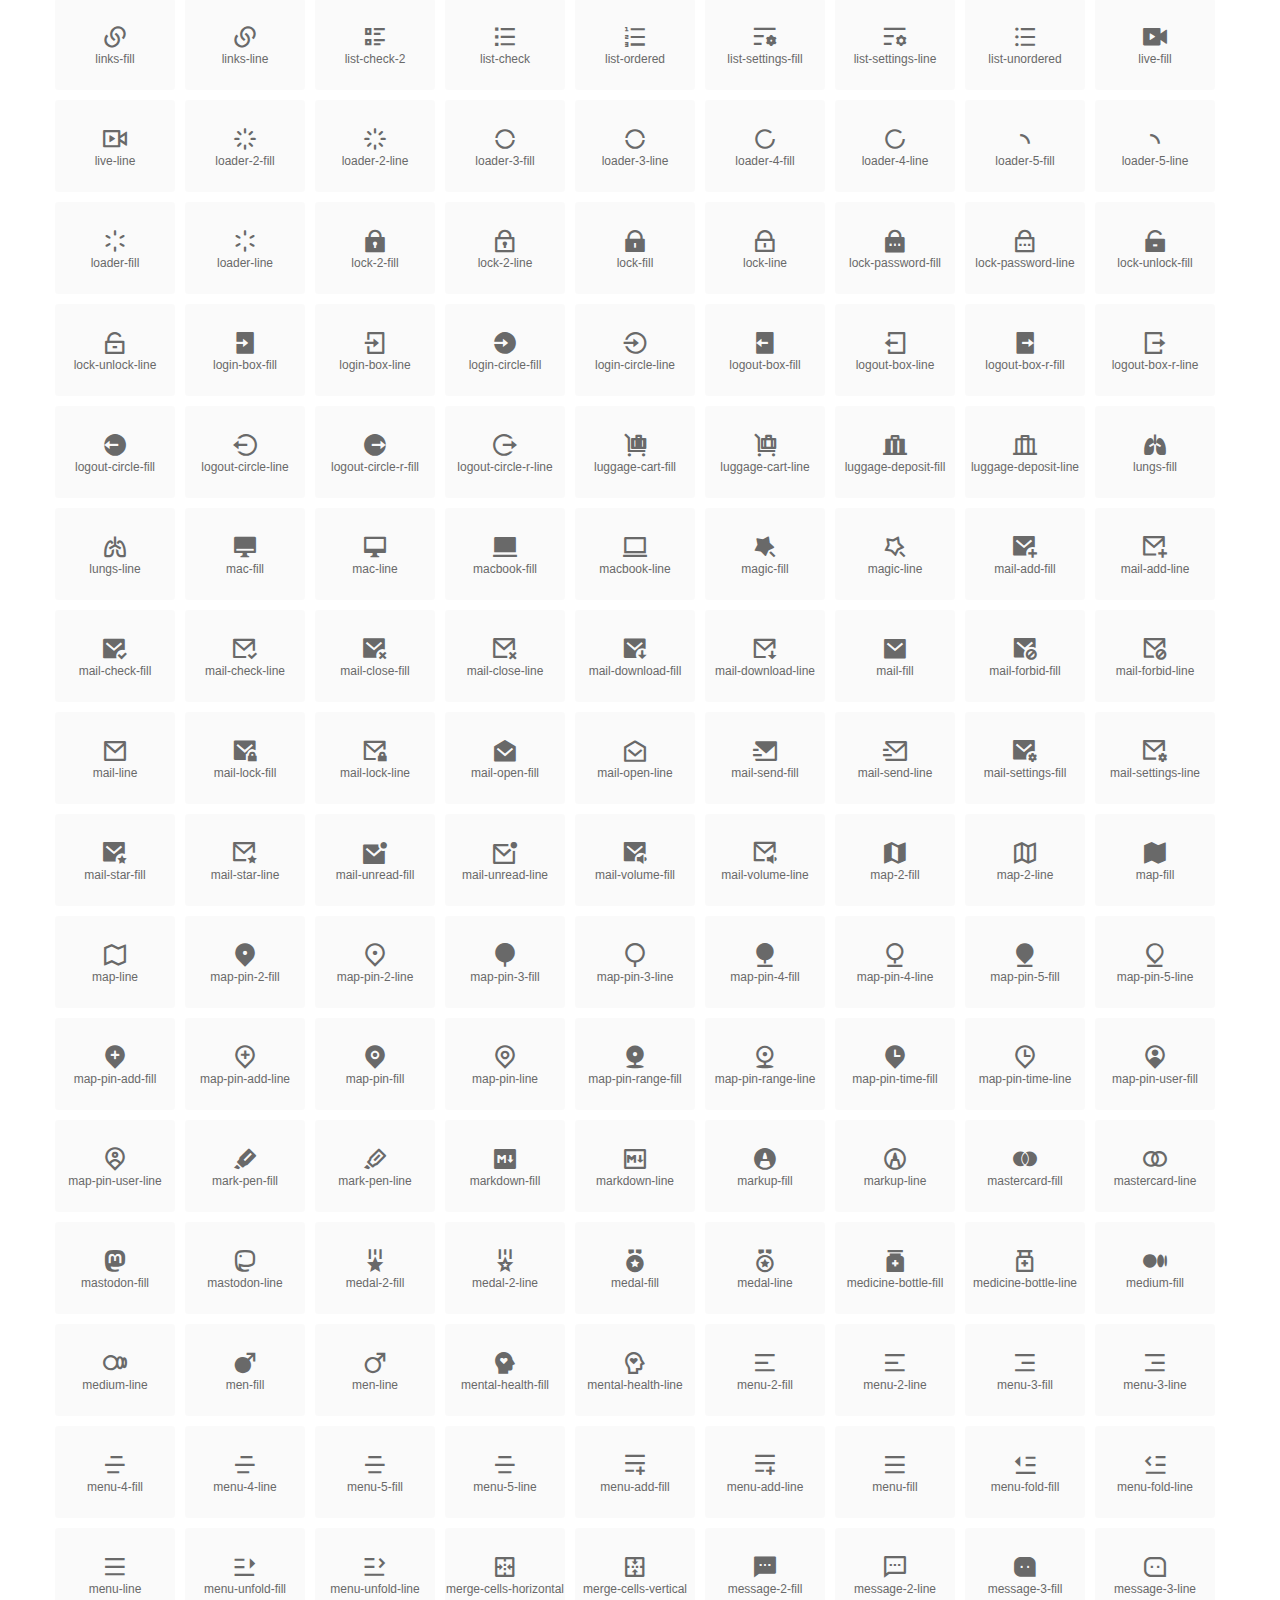
<file: fonts/index.html>
<!DOCTYPE html>
<html lang="en">
<head>
  <meta charset="UTF-8">
  <title>remixicon(4.0.0)</title>
  <meta name="viewport" content="width=device-width,minimum-scale=1.0,maximum-scale=1.0,user-scalable=no">
   
  <meta name="description" content="Remix Icon is a set of neutral system symbols carefully crafted for designers and developers, each icon is designed based on 24×24 grid">
   
  <meta name="keywords" content="remixicon,TTF,EOT,WOFF,WOFF2,SVG">
  
  
  
  <link rel="stylesheet" href="remixicon.css" />
  
  <style>
    *{margin: 0;padding: 0;list-style: none;}
    body { color: #696969; font: 12px/1.5 tahoma, arial, \5b8b\4f53, sans-serif; }
    a { color: #333; text-decoration: underline; }
    a:hover { color: rgb(9, 73, 209); }
    .header { color: #333; text-align: center; padding: 80px 0 60px 0; min-height: 153px; font-size: 14px; }
    .header .logo svg { height: 120px; width: 120px; }
    .header h1 { font-size: 42px; padding: 26px 0 10px 0; }
    .header sup {font-size: 14px; margin: 8px 0 0 8px; position: absolute; color: #7b7b7b; }
    .info {
      color: #999;
      font-weight: normal;
      max-width: 346px;
      margin: 0 auto;
      padding: 20px 0;
      font-size: 14px;
    }

    .icons { max-width: 1190px; margin: 0 auto; }
    .icons ul { text-align: center; }
    .icons ul li {
      vertical-align: top;
      width: 120px;
      display: inline-block;
      text-align: center;
      background-color: rgba(0,0,0,.02);
      border-radius: 3px;
      padding: 29px 0 10px 0;
      margin-right: 10px;
      margin-top: 10px;
      transition: all 0.6s ease;
    }
    .icons ul li:hover { background-color: rgba(0,0,0,.06); }
    .icons ul li:hover span { color: #3c75e4; opacity: 1; }
    .icons ul li .unicode { color: #8c8c8c; opacity: 0.3; }
    .icons ul li h4 {
      font-weight: normal;
      padding: 10px 0 5px 0;
      display: block;
      color: #8c8c8c;
      font-size: 14px;
      line-height: 12px;
      opacity: 0.8;
    }
    .icons ul li:hover h4 { opacity: 1; }
    .icons ul li svg { width: 24px; height: 24px; }
    .icons ul li:hover { color: #3c75e4; }
    .footer { text-align: center; padding: 10px 0 90px 0; }
    .footer a { text-align: center; padding: 10px 0 90px 0; color: #696969;}
    .footer a:hover { color: #0949d1; }
    .links { text-align: center; padding: 50px 0 0 0; font-size: 14px; }
    
    .icons ul li.class-icon { font-size: 21px; line-height: 21px; padding-bottom: 20px; }
    .icons ul li.class-icon p{ font-size: 12px; }
    .icons ul li.class-icon [class^="ri-"]{ font-size: 26px; }
    
    
    
  </style>
  
</head>

<body>
  
  <div class="header">
    
    <div class="logo">
      <a href="./"><svg width="160" height="32" viewBox="0 0 160 32" fill="none" xmlns="http://www.w3.org/2000/svg">
<path d="M121.5 9.80005C123.33 9.80005 124.984 10.5797 126.165 11.8344L124.75 13.2496C123.929 12.3549 122.773 11.8 121.5 11.8C119.029 11.8 117 13.891 117 16.5C117 19.1091 119.029 21.2 121.5 21.2C122.773 21.2 123.929 20.6452 124.75 19.7505L126.165 21.1657C124.984 22.4204 123.33 23.2 121.5 23.2C117.91 23.2 115 20.2004 115 16.5C115 12.7997 117.91 9.80005 121.5 9.80005Z" fill="#1A2947"/>
<path d="M113 10V23H111V10H113Z" fill="#1A2947"/>
<path d="M154 23V9.99988H152L152 19.6019L144.997 9.99988L143 10.0039V23H145L145 13.3969L152 23H154Z" fill="#1A2947"/>
<path d="M68 10V12H60V15.5H67V17.5H60V21H68V23H58V10H68Z" fill="#1A2947"/>
<path d="M82 10L77.4999 17.201L73 10H71V23H73V13.775L77.4999 20.975L82 13.773V23H84V10H82Z" fill="#1A2947"/>
<path d="M89 10V23H87V10H89Z" fill="#1A2947"/>
<path d="M96.9999 14.7565L93.6689 9.99951H91.2279L95.7789 16.4995L91.2289 22.9995H93.6689L96.9999 18.2435L100.33 22.9995H102.772L98.2209 16.4995L102.773 9.99951H100.33L96.9999 14.7565Z" fill="#1A2947"/>
<path fill-rule="evenodd" clip-rule="evenodd" d="M141 16.5C141 12.7997 138.09 9.80005 134.5 9.80005C130.91 9.80005 128 12.7997 128 16.5C128 20.2004 130.91 23.2 134.5 23.2C138.09 23.2 141 20.2004 141 16.5ZM130 16.5C130 13.891 132.029 11.8 134.5 11.8C136.971 11.8 139 13.891 139 16.5C139 19.1091 136.971 21.2 134.5 21.2C132.029 21.2 130 19.1091 130 16.5Z" fill="#1A2947"/>
<path fill-rule="evenodd" clip-rule="evenodd" d="M51 10C53.2091 10 55 11.7909 55 14C55 15.7175 53.9176 17.1821 52.3977 17.749L55.1901 22.999H52.9251L50.267 18H46V23H44V10H51ZM46 11.999V15.999L51 16C52.1046 16 53 15.1046 53 14C53 12.8955 52.1 12 51 12L46 11.999Z" fill="#1A2947"/>
<path fill-rule="evenodd" clip-rule="evenodd" d="M19.2887 3.00389C19.1928 3.0013 19.0965 3 19 3H3V24H19C24.799 24 29.5 19.299 29.5 13.5C29.5 12.7108 29.4129 11.942 29.2479 11.2025C28.2772 11.7119 27.1722 12 26 12C22.134 12 19 8.86599 19 5C19 4.30645 19.1009 3.63646 19.2887 3.00389Z" fill="url(#paint0_linear_960_1054)"/>
<g filter="url(#filter0_b_960_1054)">
<path fill-rule="evenodd" clip-rule="evenodd" d="M3 3L29 29H3V3Z" fill="url(#paint1_linear_960_1054)"/>
</g>
<circle cx="26" cy="5" r="4" fill="url(#paint2_linear_960_1054)"/>
<defs>
<filter id="filter0_b_960_1054" x="-2.43656" y="-2.43656" width="36.8731" height="36.8731" filterUnits="userSpaceOnUse" color-interpolation-filters="sRGB">
<feFlood flood-opacity="0" result="BackgroundImageFix"/>
<feGaussianBlur in="BackgroundImage" stdDeviation="2.71828"/>
<feComposite in2="SourceAlpha" operator="in" result="effect1_backgroundBlur_960_1054"/>
<feBlend mode="normal" in="SourceGraphic" in2="effect1_backgroundBlur_960_1054" result="shape"/>
</filter>
<linearGradient id="paint0_linear_960_1054" x1="3" y1="3" x2="3" y2="24" gradientUnits="userSpaceOnUse">
<stop stop-color="#05A0FA"/>
<stop offset="1" stop-color="#4785FF"/>
</linearGradient>
<linearGradient id="paint1_linear_960_1054" x1="3" y1="3" x2="3" y2="29" gradientUnits="userSpaceOnUse">
<stop stop-color="#1A8CFF"/>
<stop offset="1" stop-color="#0557FA"/>
</linearGradient>
<linearGradient id="paint2_linear_960_1054" x1="22" y1="1" x2="22" y2="9" gradientUnits="userSpaceOnUse">
<stop stop-color="#FF463A"/>
<stop offset="1" stop-color="#FF1F5A"/>
</linearGradient>
</defs>
</svg>
</a>
    </div>
    
    <h1>remixicon(4.0.0)<sup>1.0.0</sup></h1>
    <div class="info">
      Remix Icon is a set of neutral system symbols carefully crafted for designers and developers, each icon is designed based on 24×24 grid
    </div>
    <p>
      
      <a href="https://github.com/Remix-Design/remixicon.git">GitHub</a> · 
      
      <a href="index.html">Font Class</a> · 
      
      <a href="unicode.html">Unicode</a>
      
    </p>
  </div>
  <div class="icons">
    <ul>
      <li class="class-icon"><i class="ri-24-hours-fill"></i><p class="name">24-hours-fill</p></li><li class="class-icon"><i class="ri-24-hours-line"></i><p class="name">24-hours-line</p></li><li class="class-icon"><i class="ri-4k-fill"></i><p class="name">4k-fill</p></li><li class="class-icon"><i class="ri-4k-line"></i><p class="name">4k-line</p></li><li class="class-icon"><i class="ri-a-b"></i><p class="name">a-b</p></li><li class="class-icon"><i class="ri-account-box-fill"></i><p class="name">account-box-fill</p></li><li class="class-icon"><i class="ri-account-box-line"></i><p class="name">account-box-line</p></li><li class="class-icon"><i class="ri-account-circle-fill"></i><p class="name">account-circle-fill</p></li><li class="class-icon"><i class="ri-account-circle-line"></i><p class="name">account-circle-line</p></li><li class="class-icon"><i class="ri-account-pin-box-fill"></i><p class="name">account-pin-box-fill</p></li><li class="class-icon"><i class="ri-account-pin-box-line"></i><p class="name">account-pin-box-line</p></li><li class="class-icon"><i class="ri-account-pin-circle-fill"></i><p class="name">account-pin-circle-fill</p></li><li class="class-icon"><i class="ri-account-pin-circle-line"></i><p class="name">account-pin-circle-line</p></li><li class="class-icon"><i class="ri-add-box-fill"></i><p class="name">add-box-fill</p></li><li class="class-icon"><i class="ri-add-box-line"></i><p class="name">add-box-line</p></li><li class="class-icon"><i class="ri-add-circle-fill"></i><p class="name">add-circle-fill</p></li><li class="class-icon"><i class="ri-add-circle-line"></i><p class="name">add-circle-line</p></li><li class="class-icon"><i class="ri-add-fill"></i><p class="name">add-fill</p></li><li class="class-icon"><i class="ri-add-line"></i><p class="name">add-line</p></li><li class="class-icon"><i class="ri-admin-fill"></i><p class="name">admin-fill</p></li><li class="class-icon"><i class="ri-admin-line"></i><p class="name">admin-line</p></li><li class="class-icon"><i class="ri-advertisement-fill"></i><p class="name">advertisement-fill</p></li><li class="class-icon"><i class="ri-advertisement-line"></i><p class="name">advertisement-line</p></li><li class="class-icon"><i class="ri-airplay-fill"></i><p class="name">airplay-fill</p></li><li class="class-icon"><i class="ri-airplay-line"></i><p class="name">airplay-line</p></li><li class="class-icon"><i class="ri-alarm-fill"></i><p class="name">alarm-fill</p></li><li class="class-icon"><i class="ri-alarm-line"></i><p class="name">alarm-line</p></li><li class="class-icon"><i class="ri-alarm-warning-fill"></i><p class="name">alarm-warning-fill</p></li><li class="class-icon"><i class="ri-alarm-warning-line"></i><p class="name">alarm-warning-line</p></li><li class="class-icon"><i class="ri-album-fill"></i><p class="name">album-fill</p></li><li class="class-icon"><i class="ri-album-line"></i><p class="name">album-line</p></li><li class="class-icon"><i class="ri-alert-fill"></i><p class="name">alert-fill</p></li><li class="class-icon"><i class="ri-alert-line"></i><p class="name">alert-line</p></li><li class="class-icon"><i class="ri-aliens-fill"></i><p class="name">aliens-fill</p></li><li class="class-icon"><i class="ri-aliens-line"></i><p class="name">aliens-line</p></li><li class="class-icon"><i class="ri-align-bottom"></i><p class="name">align-bottom</p></li><li class="class-icon"><i class="ri-align-center"></i><p class="name">align-center</p></li><li class="class-icon"><i class="ri-align-justify"></i><p class="name">align-justify</p></li><li class="class-icon"><i class="ri-align-left"></i><p class="name">align-left</p></li><li class="class-icon"><i class="ri-align-right"></i><p class="name">align-right</p></li><li class="class-icon"><i class="ri-align-top"></i><p class="name">align-top</p></li><li class="class-icon"><i class="ri-align-vertically"></i><p class="name">align-vertically</p></li><li class="class-icon"><i class="ri-alipay-fill"></i><p class="name">alipay-fill</p></li><li class="class-icon"><i class="ri-alipay-line"></i><p class="name">alipay-line</p></li><li class="class-icon"><i class="ri-amazon-fill"></i><p class="name">amazon-fill</p></li><li class="class-icon"><i class="ri-amazon-line"></i><p class="name">amazon-line</p></li><li class="class-icon"><i class="ri-anchor-fill"></i><p class="name">anchor-fill</p></li><li class="class-icon"><i class="ri-anchor-line"></i><p class="name">anchor-line</p></li><li class="class-icon"><i class="ri-ancient-gate-fill"></i><p class="name">ancient-gate-fill</p></li><li class="class-icon"><i class="ri-ancient-gate-line"></i><p class="name">ancient-gate-line</p></li><li class="class-icon"><i class="ri-ancient-pavilion-fill"></i><p class="name">ancient-pavilion-fill</p></li><li class="class-icon"><i class="ri-ancient-pavilion-line"></i><p class="name">ancient-pavilion-line</p></li><li class="class-icon"><i class="ri-android-fill"></i><p class="name">android-fill</p></li><li class="class-icon"><i class="ri-android-line"></i><p class="name">android-line</p></li><li class="class-icon"><i class="ri-angularjs-fill"></i><p class="name">angularjs-fill</p></li><li class="class-icon"><i class="ri-angularjs-line"></i><p class="name">angularjs-line</p></li><li class="class-icon"><i class="ri-anticlockwise-2-fill"></i><p class="name">anticlockwise-2-fill</p></li><li class="class-icon"><i class="ri-anticlockwise-2-line"></i><p class="name">anticlockwise-2-line</p></li><li class="class-icon"><i class="ri-anticlockwise-fill"></i><p class="name">anticlockwise-fill</p></li><li class="class-icon"><i class="ri-anticlockwise-line"></i><p class="name">anticlockwise-line</p></li><li class="class-icon"><i class="ri-app-store-fill"></i><p class="name">app-store-fill</p></li><li class="class-icon"><i class="ri-app-store-line"></i><p class="name">app-store-line</p></li><li class="class-icon"><i class="ri-apple-fill"></i><p class="name">apple-fill</p></li><li class="class-icon"><i class="ri-apple-line"></i><p class="name">apple-line</p></li><li class="class-icon"><i class="ri-apps-2-fill"></i><p class="name">apps-2-fill</p></li><li class="class-icon"><i class="ri-apps-2-line"></i><p class="name">apps-2-line</p></li><li class="class-icon"><i class="ri-apps-fill"></i><p class="name">apps-fill</p></li><li class="class-icon"><i class="ri-apps-line"></i><p class="name">apps-line</p></li><li class="class-icon"><i class="ri-archive-drawer-fill"></i><p class="name">archive-drawer-fill</p></li><li class="class-icon"><i class="ri-archive-drawer-line"></i><p class="name">archive-drawer-line</p></li><li class="class-icon"><i class="ri-archive-fill"></i><p class="name">archive-fill</p></li><li class="class-icon"><i class="ri-archive-line"></i><p class="name">archive-line</p></li><li class="class-icon"><i class="ri-arrow-down-circle-fill"></i><p class="name">arrow-down-circle-fill</p></li><li class="class-icon"><i class="ri-arrow-down-circle-line"></i><p class="name">arrow-down-circle-line</p></li><li class="class-icon"><i class="ri-arrow-down-fill"></i><p class="name">arrow-down-fill</p></li><li class="class-icon"><i class="ri-arrow-down-line"></i><p class="name">arrow-down-line</p></li><li class="class-icon"><i class="ri-arrow-down-s-fill"></i><p class="name">arrow-down-s-fill</p></li><li class="class-icon"><i class="ri-arrow-down-s-line"></i><p class="name">arrow-down-s-line</p></li><li class="class-icon"><i class="ri-arrow-drop-down-fill"></i><p class="name">arrow-drop-down-fill</p></li><li class="class-icon"><i class="ri-arrow-drop-down-line"></i><p class="name">arrow-drop-down-line</p></li><li class="class-icon"><i class="ri-arrow-drop-left-fill"></i><p class="name">arrow-drop-left-fill</p></li><li class="class-icon"><i class="ri-arrow-drop-left-line"></i><p class="name">arrow-drop-left-line</p></li><li class="class-icon"><i class="ri-arrow-drop-right-fill"></i><p class="name">arrow-drop-right-fill</p></li><li class="class-icon"><i class="ri-arrow-drop-right-line"></i><p class="name">arrow-drop-right-line</p></li><li class="class-icon"><i class="ri-arrow-drop-up-fill"></i><p class="name">arrow-drop-up-fill</p></li><li class="class-icon"><i class="ri-arrow-drop-up-line"></i><p class="name">arrow-drop-up-line</p></li><li class="class-icon"><i class="ri-arrow-go-back-fill"></i><p class="name">arrow-go-back-fill</p></li><li class="class-icon"><i class="ri-arrow-go-back-line"></i><p class="name">arrow-go-back-line</p></li><li class="class-icon"><i class="ri-arrow-go-forward-fill"></i><p class="name">arrow-go-forward-fill</p></li><li class="class-icon"><i class="ri-arrow-go-forward-line"></i><p class="name">arrow-go-forward-line</p></li><li class="class-icon"><i class="ri-arrow-left-circle-fill"></i><p class="name">arrow-left-circle-fill</p></li><li class="class-icon"><i class="ri-arrow-left-circle-line"></i><p class="name">arrow-left-circle-line</p></li><li class="class-icon"><i class="ri-arrow-left-down-fill"></i><p class="name">arrow-left-down-fill</p></li><li class="class-icon"><i class="ri-arrow-left-down-line"></i><p class="name">arrow-left-down-line</p></li><li class="class-icon"><i class="ri-arrow-left-fill"></i><p class="name">arrow-left-fill</p></li><li class="class-icon"><i class="ri-arrow-left-line"></i><p class="name">arrow-left-line</p></li><li class="class-icon"><i class="ri-arrow-left-right-fill"></i><p class="name">arrow-left-right-fill</p></li><li class="class-icon"><i class="ri-arrow-left-right-line"></i><p class="name">arrow-left-right-line</p></li><li class="class-icon"><i class="ri-arrow-left-s-fill"></i><p class="name">arrow-left-s-fill</p></li><li class="class-icon"><i class="ri-arrow-left-s-line"></i><p class="name">arrow-left-s-line</p></li><li class="class-icon"><i class="ri-arrow-left-up-fill"></i><p class="name">arrow-left-up-fill</p></li><li class="class-icon"><i class="ri-arrow-left-up-line"></i><p class="name">arrow-left-up-line</p></li><li class="class-icon"><i class="ri-arrow-right-circle-fill"></i><p class="name">arrow-right-circle-fill</p></li><li class="class-icon"><i class="ri-arrow-right-circle-line"></i><p class="name">arrow-right-circle-line</p></li><li class="class-icon"><i class="ri-arrow-right-down-fill"></i><p class="name">arrow-right-down-fill</p></li><li class="class-icon"><i class="ri-arrow-right-down-line"></i><p class="name">arrow-right-down-line</p></li><li class="class-icon"><i class="ri-arrow-right-fill"></i><p class="name">arrow-right-fill</p></li><li class="class-icon"><i class="ri-arrow-right-line"></i><p class="name">arrow-right-line</p></li><li class="class-icon"><i class="ri-arrow-right-s-fill"></i><p class="name">arrow-right-s-fill</p></li><li class="class-icon"><i class="ri-arrow-right-s-line"></i><p class="name">arrow-right-s-line</p></li><li class="class-icon"><i class="ri-arrow-right-up-fill"></i><p class="name">arrow-right-up-fill</p></li><li class="class-icon"><i class="ri-arrow-right-up-line"></i><p class="name">arrow-right-up-line</p></li><li class="class-icon"><i class="ri-arrow-up-circle-fill"></i><p class="name">arrow-up-circle-fill</p></li><li class="class-icon"><i class="ri-arrow-up-circle-line"></i><p class="name">arrow-up-circle-line</p></li><li class="class-icon"><i class="ri-arrow-up-down-fill"></i><p class="name">arrow-up-down-fill</p></li><li class="class-icon"><i class="ri-arrow-up-down-line"></i><p class="name">arrow-up-down-line</p></li><li class="class-icon"><i class="ri-arrow-up-fill"></i><p class="name">arrow-up-fill</p></li><li class="class-icon"><i class="ri-arrow-up-line"></i><p class="name">arrow-up-line</p></li><li class="class-icon"><i class="ri-arrow-up-s-fill"></i><p class="name">arrow-up-s-fill</p></li><li class="class-icon"><i class="ri-arrow-up-s-line"></i><p class="name">arrow-up-s-line</p></li><li class="class-icon"><i class="ri-artboard-2-fill"></i><p class="name">artboard-2-fill</p></li><li class="class-icon"><i class="ri-artboard-2-line"></i><p class="name">artboard-2-line</p></li><li class="class-icon"><i class="ri-artboard-fill"></i><p class="name">artboard-fill</p></li><li class="class-icon"><i class="ri-artboard-line"></i><p class="name">artboard-line</p></li><li class="class-icon"><i class="ri-article-fill"></i><p class="name">article-fill</p></li><li class="class-icon"><i class="ri-article-line"></i><p class="name">article-line</p></li><li class="class-icon"><i class="ri-aspect-ratio-fill"></i><p class="name">aspect-ratio-fill</p></li><li class="class-icon"><i class="ri-aspect-ratio-line"></i><p class="name">aspect-ratio-line</p></li><li class="class-icon"><i class="ri-asterisk"></i><p class="name">asterisk</p></li><li class="class-icon"><i class="ri-at-fill"></i><p class="name">at-fill</p></li><li class="class-icon"><i class="ri-at-line"></i><p class="name">at-line</p></li><li class="class-icon"><i class="ri-attachment-2"></i><p class="name">attachment-2</p></li><li class="class-icon"><i class="ri-attachment-fill"></i><p class="name">attachment-fill</p></li><li class="class-icon"><i class="ri-attachment-line"></i><p class="name">attachment-line</p></li><li class="class-icon"><i class="ri-auction-fill"></i><p class="name">auction-fill</p></li><li class="class-icon"><i class="ri-auction-line"></i><p class="name">auction-line</p></li><li class="class-icon"><i class="ri-award-fill"></i><p class="name">award-fill</p></li><li class="class-icon"><i class="ri-award-line"></i><p class="name">award-line</p></li><li class="class-icon"><i class="ri-baidu-fill"></i><p class="name">baidu-fill</p></li><li class="class-icon"><i class="ri-baidu-line"></i><p class="name">baidu-line</p></li><li class="class-icon"><i class="ri-ball-pen-fill"></i><p class="name">ball-pen-fill</p></li><li class="class-icon"><i class="ri-ball-pen-line"></i><p class="name">ball-pen-line</p></li><li class="class-icon"><i class="ri-bank-card-2-fill"></i><p class="name">bank-card-2-fill</p></li><li class="class-icon"><i class="ri-bank-card-2-line"></i><p class="name">bank-card-2-line</p></li><li class="class-icon"><i class="ri-bank-card-fill"></i><p class="name">bank-card-fill</p></li><li class="class-icon"><i class="ri-bank-card-line"></i><p class="name">bank-card-line</p></li><li class="class-icon"><i class="ri-bank-fill"></i><p class="name">bank-fill</p></li><li class="class-icon"><i class="ri-bank-line"></i><p class="name">bank-line</p></li><li class="class-icon"><i class="ri-bar-chart-2-fill"></i><p class="name">bar-chart-2-fill</p></li><li class="class-icon"><i class="ri-bar-chart-2-line"></i><p class="name">bar-chart-2-line</p></li><li class="class-icon"><i class="ri-bar-chart-box-fill"></i><p class="name">bar-chart-box-fill</p></li><li class="class-icon"><i class="ri-bar-chart-box-line"></i><p class="name">bar-chart-box-line</p></li><li class="class-icon"><i class="ri-bar-chart-fill"></i><p class="name">bar-chart-fill</p></li><li class="class-icon"><i class="ri-bar-chart-grouped-fill"></i><p class="name">bar-chart-grouped-fill</p></li><li class="class-icon"><i class="ri-bar-chart-grouped-line"></i><p class="name">bar-chart-grouped-line</p></li><li class="class-icon"><i class="ri-bar-chart-horizontal-fill"></i><p class="name">bar-chart-horizontal-fill</p></li><li class="class-icon"><i class="ri-bar-chart-horizontal-line"></i><p class="name">bar-chart-horizontal-line</p></li><li class="class-icon"><i class="ri-bar-chart-line"></i><p class="name">bar-chart-line</p></li><li class="class-icon"><i class="ri-barcode-box-fill"></i><p class="name">barcode-box-fill</p></li><li class="class-icon"><i class="ri-barcode-box-line"></i><p class="name">barcode-box-line</p></li><li class="class-icon"><i class="ri-barcode-fill"></i><p class="name">barcode-fill</p></li><li class="class-icon"><i class="ri-barcode-line"></i><p class="name">barcode-line</p></li><li class="class-icon"><i class="ri-barricade-fill"></i><p class="name">barricade-fill</p></li><li class="class-icon"><i class="ri-barricade-line"></i><p class="name">barricade-line</p></li><li class="class-icon"><i class="ri-base-station-fill"></i><p class="name">base-station-fill</p></li><li class="class-icon"><i class="ri-base-station-line"></i><p class="name">base-station-line</p></li><li class="class-icon"><i class="ri-basketball-fill"></i><p class="name">basketball-fill</p></li><li class="class-icon"><i class="ri-basketball-line"></i><p class="name">basketball-line</p></li><li class="class-icon"><i class="ri-battery-2-charge-fill"></i><p class="name">battery-2-charge-fill</p></li><li class="class-icon"><i class="ri-battery-2-charge-line"></i><p class="name">battery-2-charge-line</p></li><li class="class-icon"><i class="ri-battery-2-fill"></i><p class="name">battery-2-fill</p></li><li class="class-icon"><i class="ri-battery-2-line"></i><p class="name">battery-2-line</p></li><li class="class-icon"><i class="ri-battery-charge-fill"></i><p class="name">battery-charge-fill</p></li><li class="class-icon"><i class="ri-battery-charge-line"></i><p class="name">battery-charge-line</p></li><li class="class-icon"><i class="ri-battery-fill"></i><p class="name">battery-fill</p></li><li class="class-icon"><i class="ri-battery-line"></i><p class="name">battery-line</p></li><li class="class-icon"><i class="ri-battery-low-fill"></i><p class="name">battery-low-fill</p></li><li class="class-icon"><i class="ri-battery-low-line"></i><p class="name">battery-low-line</p></li><li class="class-icon"><i class="ri-battery-saver-fill"></i><p class="name">battery-saver-fill</p></li><li class="class-icon"><i class="ri-battery-saver-line"></i><p class="name">battery-saver-line</p></li><li class="class-icon"><i class="ri-battery-share-fill"></i><p class="name">battery-share-fill</p></li><li class="class-icon"><i class="ri-battery-share-line"></i><p class="name">battery-share-line</p></li><li class="class-icon"><i class="ri-bear-smile-fill"></i><p class="name">bear-smile-fill</p></li><li class="class-icon"><i class="ri-bear-smile-line"></i><p class="name">bear-smile-line</p></li><li class="class-icon"><i class="ri-behance-fill"></i><p class="name">behance-fill</p></li><li class="class-icon"><i class="ri-behance-line"></i><p class="name">behance-line</p></li><li class="class-icon"><i class="ri-bell-fill"></i><p class="name">bell-fill</p></li><li class="class-icon"><i class="ri-bell-line"></i><p class="name">bell-line</p></li><li class="class-icon"><i class="ri-bike-fill"></i><p class="name">bike-fill</p></li><li class="class-icon"><i class="ri-bike-line"></i><p class="name">bike-line</p></li><li class="class-icon"><i class="ri-bilibili-fill"></i><p class="name">bilibili-fill</p></li><li class="class-icon"><i class="ri-bilibili-line"></i><p class="name">bilibili-line</p></li><li class="class-icon"><i class="ri-bill-fill"></i><p class="name">bill-fill</p></li><li class="class-icon"><i class="ri-bill-line"></i><p class="name">bill-line</p></li><li class="class-icon"><i class="ri-billiards-fill"></i><p class="name">billiards-fill</p></li><li class="class-icon"><i class="ri-billiards-line"></i><p class="name">billiards-line</p></li><li class="class-icon"><i class="ri-bit-coin-fill"></i><p class="name">bit-coin-fill</p></li><li class="class-icon"><i class="ri-bit-coin-line"></i><p class="name">bit-coin-line</p></li><li class="class-icon"><i class="ri-blaze-fill"></i><p class="name">blaze-fill</p></li><li class="class-icon"><i class="ri-blaze-line"></i><p class="name">blaze-line</p></li><li class="class-icon"><i class="ri-bluetooth-connect-fill"></i><p class="name">bluetooth-connect-fill</p></li><li class="class-icon"><i class="ri-bluetooth-connect-line"></i><p class="name">bluetooth-connect-line</p></li><li class="class-icon"><i class="ri-bluetooth-fill"></i><p class="name">bluetooth-fill</p></li><li class="class-icon"><i class="ri-bluetooth-line"></i><p class="name">bluetooth-line</p></li><li class="class-icon"><i class="ri-blur-off-fill"></i><p class="name">blur-off-fill</p></li><li class="class-icon"><i class="ri-blur-off-line"></i><p class="name">blur-off-line</p></li><li class="class-icon"><i class="ri-body-scan-fill"></i><p class="name">body-scan-fill</p></li><li class="class-icon"><i class="ri-body-scan-line"></i><p class="name">body-scan-line</p></li><li class="class-icon"><i class="ri-bold"></i><p class="name">bold</p></li><li class="class-icon"><i class="ri-book-2-fill"></i><p class="name">book-2-fill</p></li><li class="class-icon"><i class="ri-book-2-line"></i><p class="name">book-2-line</p></li><li class="class-icon"><i class="ri-book-3-fill"></i><p class="name">book-3-fill</p></li><li class="class-icon"><i class="ri-book-3-line"></i><p class="name">book-3-line</p></li><li class="class-icon"><i class="ri-book-fill"></i><p class="name">book-fill</p></li><li class="class-icon"><i class="ri-book-line"></i><p class="name">book-line</p></li><li class="class-icon"><i class="ri-book-marked-fill"></i><p class="name">book-marked-fill</p></li><li class="class-icon"><i class="ri-book-marked-line"></i><p class="name">book-marked-line</p></li><li class="class-icon"><i class="ri-book-open-fill"></i><p class="name">book-open-fill</p></li><li class="class-icon"><i class="ri-book-open-line"></i><p class="name">book-open-line</p></li><li class="class-icon"><i class="ri-book-read-fill"></i><p class="name">book-read-fill</p></li><li class="class-icon"><i class="ri-book-read-line"></i><p class="name">book-read-line</p></li><li class="class-icon"><i class="ri-booklet-fill"></i><p class="name">booklet-fill</p></li><li class="class-icon"><i class="ri-booklet-line"></i><p class="name">booklet-line</p></li><li class="class-icon"><i class="ri-bookmark-2-fill"></i><p class="name">bookmark-2-fill</p></li><li class="class-icon"><i class="ri-bookmark-2-line"></i><p class="name">bookmark-2-line</p></li><li class="class-icon"><i class="ri-bookmark-3-fill"></i><p class="name">bookmark-3-fill</p></li><li class="class-icon"><i class="ri-bookmark-3-line"></i><p class="name">bookmark-3-line</p></li><li class="class-icon"><i class="ri-bookmark-fill"></i><p class="name">bookmark-fill</p></li><li class="class-icon"><i class="ri-bookmark-line"></i><p class="name">bookmark-line</p></li><li class="class-icon"><i class="ri-boxing-fill"></i><p class="name">boxing-fill</p></li><li class="class-icon"><i class="ri-boxing-line"></i><p class="name">boxing-line</p></li><li class="class-icon"><i class="ri-braces-fill"></i><p class="name">braces-fill</p></li><li class="class-icon"><i class="ri-braces-line"></i><p class="name">braces-line</p></li><li class="class-icon"><i class="ri-brackets-fill"></i><p class="name">brackets-fill</p></li><li class="class-icon"><i class="ri-brackets-line"></i><p class="name">brackets-line</p></li><li class="class-icon"><i class="ri-briefcase-2-fill"></i><p class="name">briefcase-2-fill</p></li><li class="class-icon"><i class="ri-briefcase-2-line"></i><p class="name">briefcase-2-line</p></li><li class="class-icon"><i class="ri-briefcase-3-fill"></i><p class="name">briefcase-3-fill</p></li><li class="class-icon"><i class="ri-briefcase-3-line"></i><p class="name">briefcase-3-line</p></li><li class="class-icon"><i class="ri-briefcase-4-fill"></i><p class="name">briefcase-4-fill</p></li><li class="class-icon"><i class="ri-briefcase-4-line"></i><p class="name">briefcase-4-line</p></li><li class="class-icon"><i class="ri-briefcase-5-fill"></i><p class="name">briefcase-5-fill</p></li><li class="class-icon"><i class="ri-briefcase-5-line"></i><p class="name">briefcase-5-line</p></li><li class="class-icon"><i class="ri-briefcase-fill"></i><p class="name">briefcase-fill</p></li><li class="class-icon"><i class="ri-briefcase-line"></i><p class="name">briefcase-line</p></li><li class="class-icon"><i class="ri-bring-forward"></i><p class="name">bring-forward</p></li><li class="class-icon"><i class="ri-bring-to-front"></i><p class="name">bring-to-front</p></li><li class="class-icon"><i class="ri-broadcast-fill"></i><p class="name">broadcast-fill</p></li><li class="class-icon"><i class="ri-broadcast-line"></i><p class="name">broadcast-line</p></li><li class="class-icon"><i class="ri-brush-2-fill"></i><p class="name">brush-2-fill</p></li><li class="class-icon"><i class="ri-brush-2-line"></i><p class="name">brush-2-line</p></li><li class="class-icon"><i class="ri-brush-3-fill"></i><p class="name">brush-3-fill</p></li><li class="class-icon"><i class="ri-brush-3-line"></i><p class="name">brush-3-line</p></li><li class="class-icon"><i class="ri-brush-4-fill"></i><p class="name">brush-4-fill</p></li><li class="class-icon"><i class="ri-brush-4-line"></i><p class="name">brush-4-line</p></li><li class="class-icon"><i class="ri-brush-fill"></i><p class="name">brush-fill</p></li><li class="class-icon"><i class="ri-brush-line"></i><p class="name">brush-line</p></li><li class="class-icon"><i class="ri-bubble-chart-fill"></i><p class="name">bubble-chart-fill</p></li><li class="class-icon"><i class="ri-bubble-chart-line"></i><p class="name">bubble-chart-line</p></li><li class="class-icon"><i class="ri-bug-2-fill"></i><p class="name">bug-2-fill</p></li><li class="class-icon"><i class="ri-bug-2-line"></i><p class="name">bug-2-line</p></li><li class="class-icon"><i class="ri-bug-fill"></i><p class="name">bug-fill</p></li><li class="class-icon"><i class="ri-bug-line"></i><p class="name">bug-line</p></li><li class="class-icon"><i class="ri-building-2-fill"></i><p class="name">building-2-fill</p></li><li class="class-icon"><i class="ri-building-2-line"></i><p class="name">building-2-line</p></li><li class="class-icon"><i class="ri-building-3-fill"></i><p class="name">building-3-fill</p></li><li class="class-icon"><i class="ri-building-3-line"></i><p class="name">building-3-line</p></li><li class="class-icon"><i class="ri-building-4-fill"></i><p class="name">building-4-fill</p></li><li class="class-icon"><i class="ri-building-4-line"></i><p class="name">building-4-line</p></li><li class="class-icon"><i class="ri-building-fill"></i><p class="name">building-fill</p></li><li class="class-icon"><i class="ri-building-line"></i><p class="name">building-line</p></li><li class="class-icon"><i class="ri-bus-2-fill"></i><p class="name">bus-2-fill</p></li><li class="class-icon"><i class="ri-bus-2-line"></i><p class="name">bus-2-line</p></li><li class="class-icon"><i class="ri-bus-fill"></i><p class="name">bus-fill</p></li><li class="class-icon"><i class="ri-bus-line"></i><p class="name">bus-line</p></li><li class="class-icon"><i class="ri-bus-wifi-fill"></i><p class="name">bus-wifi-fill</p></li><li class="class-icon"><i class="ri-bus-wifi-line"></i><p class="name">bus-wifi-line</p></li><li class="class-icon"><i class="ri-cactus-fill"></i><p class="name">cactus-fill</p></li><li class="class-icon"><i class="ri-cactus-line"></i><p class="name">cactus-line</p></li><li class="class-icon"><i class="ri-cake-2-fill"></i><p class="name">cake-2-fill</p></li><li class="class-icon"><i class="ri-cake-2-line"></i><p class="name">cake-2-line</p></li><li class="class-icon"><i class="ri-cake-3-fill"></i><p class="name">cake-3-fill</p></li><li class="class-icon"><i class="ri-cake-3-line"></i><p class="name">cake-3-line</p></li><li class="class-icon"><i class="ri-cake-fill"></i><p class="name">cake-fill</p></li><li class="class-icon"><i class="ri-cake-line"></i><p class="name">cake-line</p></li><li class="class-icon"><i class="ri-calculator-fill"></i><p class="name">calculator-fill</p></li><li class="class-icon"><i class="ri-calculator-line"></i><p class="name">calculator-line</p></li><li class="class-icon"><i class="ri-calendar-2-fill"></i><p class="name">calendar-2-fill</p></li><li class="class-icon"><i class="ri-calendar-2-line"></i><p class="name">calendar-2-line</p></li><li class="class-icon"><i class="ri-calendar-check-fill"></i><p class="name">calendar-check-fill</p></li><li class="class-icon"><i class="ri-calendar-check-line"></i><p class="name">calendar-check-line</p></li><li class="class-icon"><i class="ri-calendar-event-fill"></i><p class="name">calendar-event-fill</p></li><li class="class-icon"><i class="ri-calendar-event-line"></i><p class="name">calendar-event-line</p></li><li class="class-icon"><i class="ri-calendar-fill"></i><p class="name">calendar-fill</p></li><li class="class-icon"><i class="ri-calendar-line"></i><p class="name">calendar-line</p></li><li class="class-icon"><i class="ri-calendar-todo-fill"></i><p class="name">calendar-todo-fill</p></li><li class="class-icon"><i class="ri-calendar-todo-line"></i><p class="name">calendar-todo-line</p></li><li class="class-icon"><i class="ri-camera-2-fill"></i><p class="name">camera-2-fill</p></li><li class="class-icon"><i class="ri-camera-2-line"></i><p class="name">camera-2-line</p></li><li class="class-icon"><i class="ri-camera-3-fill"></i><p class="name">camera-3-fill</p></li><li class="class-icon"><i class="ri-camera-3-line"></i><p class="name">camera-3-line</p></li><li class="class-icon"><i class="ri-camera-fill"></i><p class="name">camera-fill</p></li><li class="class-icon"><i class="ri-camera-lens-fill"></i><p class="name">camera-lens-fill</p></li><li class="class-icon"><i class="ri-camera-lens-line"></i><p class="name">camera-lens-line</p></li><li class="class-icon"><i class="ri-camera-line"></i><p class="name">camera-line</p></li><li class="class-icon"><i class="ri-camera-off-fill"></i><p class="name">camera-off-fill</p></li><li class="class-icon"><i class="ri-camera-off-line"></i><p class="name">camera-off-line</p></li><li class="class-icon"><i class="ri-camera-switch-fill"></i><p class="name">camera-switch-fill</p></li><li class="class-icon"><i class="ri-camera-switch-line"></i><p class="name">camera-switch-line</p></li><li class="class-icon"><i class="ri-capsule-fill"></i><p class="name">capsule-fill</p></li><li class="class-icon"><i class="ri-capsule-line"></i><p class="name">capsule-line</p></li><li class="class-icon"><i class="ri-car-fill"></i><p class="name">car-fill</p></li><li class="class-icon"><i class="ri-car-line"></i><p class="name">car-line</p></li><li class="class-icon"><i class="ri-car-washing-fill"></i><p class="name">car-washing-fill</p></li><li class="class-icon"><i class="ri-car-washing-line"></i><p class="name">car-washing-line</p></li><li class="class-icon"><i class="ri-caravan-fill"></i><p class="name">caravan-fill</p></li><li class="class-icon"><i class="ri-caravan-line"></i><p class="name">caravan-line</p></li><li class="class-icon"><i class="ri-cast-fill"></i><p class="name">cast-fill</p></li><li class="class-icon"><i class="ri-cast-line"></i><p class="name">cast-line</p></li><li class="class-icon"><i class="ri-cellphone-fill"></i><p class="name">cellphone-fill</p></li><li class="class-icon"><i class="ri-cellphone-line"></i><p class="name">cellphone-line</p></li><li class="class-icon"><i class="ri-celsius-fill"></i><p class="name">celsius-fill</p></li><li class="class-icon"><i class="ri-celsius-line"></i><p class="name">celsius-line</p></li><li class="class-icon"><i class="ri-centos-fill"></i><p class="name">centos-fill</p></li><li class="class-icon"><i class="ri-centos-line"></i><p class="name">centos-line</p></li><li class="class-icon"><i class="ri-character-recognition-fill"></i><p class="name">character-recognition-fill</p></li><li class="class-icon"><i class="ri-character-recognition-line"></i><p class="name">character-recognition-line</p></li><li class="class-icon"><i class="ri-charging-pile-2-fill"></i><p class="name">charging-pile-2-fill</p></li><li class="class-icon"><i class="ri-charging-pile-2-line"></i><p class="name">charging-pile-2-line</p></li><li class="class-icon"><i class="ri-charging-pile-fill"></i><p class="name">charging-pile-fill</p></li><li class="class-icon"><i class="ri-charging-pile-line"></i><p class="name">charging-pile-line</p></li><li class="class-icon"><i class="ri-chat-1-fill"></i><p class="name">chat-1-fill</p></li><li class="class-icon"><i class="ri-chat-1-line"></i><p class="name">chat-1-line</p></li><li class="class-icon"><i class="ri-chat-2-fill"></i><p class="name">chat-2-fill</p></li><li class="class-icon"><i class="ri-chat-2-line"></i><p class="name">chat-2-line</p></li><li class="class-icon"><i class="ri-chat-3-fill"></i><p class="name">chat-3-fill</p></li><li class="class-icon"><i class="ri-chat-3-line"></i><p class="name">chat-3-line</p></li><li class="class-icon"><i class="ri-chat-4-fill"></i><p class="name">chat-4-fill</p></li><li class="class-icon"><i class="ri-chat-4-line"></i><p class="name">chat-4-line</p></li><li class="class-icon"><i class="ri-chat-check-fill"></i><p class="name">chat-check-fill</p></li><li class="class-icon"><i class="ri-chat-check-line"></i><p class="name">chat-check-line</p></li><li class="class-icon"><i class="ri-chat-delete-fill"></i><p class="name">chat-delete-fill</p></li><li class="class-icon"><i class="ri-chat-delete-line"></i><p class="name">chat-delete-line</p></li><li class="class-icon"><i class="ri-chat-download-fill"></i><p class="name">chat-download-fill</p></li><li class="class-icon"><i class="ri-chat-download-line"></i><p class="name">chat-download-line</p></li><li class="class-icon"><i class="ri-chat-follow-up-fill"></i><p class="name">chat-follow-up-fill</p></li><li class="class-icon"><i class="ri-chat-follow-up-line"></i><p class="name">chat-follow-up-line</p></li><li class="class-icon"><i class="ri-chat-forward-fill"></i><p class="name">chat-forward-fill</p></li><li class="class-icon"><i class="ri-chat-forward-line"></i><p class="name">chat-forward-line</p></li><li class="class-icon"><i class="ri-chat-heart-fill"></i><p class="name">chat-heart-fill</p></li><li class="class-icon"><i class="ri-chat-heart-line"></i><p class="name">chat-heart-line</p></li><li class="class-icon"><i class="ri-chat-history-fill"></i><p class="name">chat-history-fill</p></li><li class="class-icon"><i class="ri-chat-history-line"></i><p class="name">chat-history-line</p></li><li class="class-icon"><i class="ri-chat-new-fill"></i><p class="name">chat-new-fill</p></li><li class="class-icon"><i class="ri-chat-new-line"></i><p class="name">chat-new-line</p></li><li class="class-icon"><i class="ri-chat-off-fill"></i><p class="name">chat-off-fill</p></li><li class="class-icon"><i class="ri-chat-off-line"></i><p class="name">chat-off-line</p></li><li class="class-icon"><i class="ri-chat-poll-fill"></i><p class="name">chat-poll-fill</p></li><li class="class-icon"><i class="ri-chat-poll-line"></i><p class="name">chat-poll-line</p></li><li class="class-icon"><i class="ri-chat-private-fill"></i><p class="name">chat-private-fill</p></li><li class="class-icon"><i class="ri-chat-private-line"></i><p class="name">chat-private-line</p></li><li class="class-icon"><i class="ri-chat-quote-fill"></i><p class="name">chat-quote-fill</p></li><li class="class-icon"><i class="ri-chat-quote-line"></i><p class="name">chat-quote-line</p></li><li class="class-icon"><i class="ri-chat-settings-fill"></i><p class="name">chat-settings-fill</p></li><li class="class-icon"><i class="ri-chat-settings-line"></i><p class="name">chat-settings-line</p></li><li class="class-icon"><i class="ri-chat-smile-2-fill"></i><p class="name">chat-smile-2-fill</p></li><li class="class-icon"><i class="ri-chat-smile-2-line"></i><p class="name">chat-smile-2-line</p></li><li class="class-icon"><i class="ri-chat-smile-3-fill"></i><p class="name">chat-smile-3-fill</p></li><li class="class-icon"><i class="ri-chat-smile-3-line"></i><p class="name">chat-smile-3-line</p></li><li class="class-icon"><i class="ri-chat-smile-fill"></i><p class="name">chat-smile-fill</p></li><li class="class-icon"><i class="ri-chat-smile-line"></i><p class="name">chat-smile-line</p></li><li class="class-icon"><i class="ri-chat-upload-fill"></i><p class="name">chat-upload-fill</p></li><li class="class-icon"><i class="ri-chat-upload-line"></i><p class="name">chat-upload-line</p></li><li class="class-icon"><i class="ri-chat-voice-fill"></i><p class="name">chat-voice-fill</p></li><li class="class-icon"><i class="ri-chat-voice-line"></i><p class="name">chat-voice-line</p></li><li class="class-icon"><i class="ri-check-double-fill"></i><p class="name">check-double-fill</p></li><li class="class-icon"><i class="ri-check-double-line"></i><p class="name">check-double-line</p></li><li class="class-icon"><i class="ri-check-fill"></i><p class="name">check-fill</p></li><li class="class-icon"><i class="ri-check-line"></i><p class="name">check-line</p></li><li class="class-icon"><i class="ri-checkbox-blank-circle-fill"></i><p class="name">checkbox-blank-circle-fill</p></li><li class="class-icon"><i class="ri-checkbox-blank-circle-line"></i><p class="name">checkbox-blank-circle-line</p></li><li class="class-icon"><i class="ri-checkbox-blank-fill"></i><p class="name">checkbox-blank-fill</p></li><li class="class-icon"><i class="ri-checkbox-blank-line"></i><p class="name">checkbox-blank-line</p></li><li class="class-icon"><i class="ri-checkbox-circle-fill"></i><p class="name">checkbox-circle-fill</p></li><li class="class-icon"><i class="ri-checkbox-circle-line"></i><p class="name">checkbox-circle-line</p></li><li class="class-icon"><i class="ri-checkbox-fill"></i><p class="name">checkbox-fill</p></li><li class="class-icon"><i class="ri-checkbox-indeterminate-fill"></i><p class="name">checkbox-indeterminate-fill</p></li><li class="class-icon"><i class="ri-checkbox-indeterminate-line"></i><p class="name">checkbox-indeterminate-line</p></li><li class="class-icon"><i class="ri-checkbox-line"></i><p class="name">checkbox-line</p></li><li class="class-icon"><i class="ri-checkbox-multiple-blank-fill"></i><p class="name">checkbox-multiple-blank-fill</p></li><li class="class-icon"><i class="ri-checkbox-multiple-blank-line"></i><p class="name">checkbox-multiple-blank-line</p></li><li class="class-icon"><i class="ri-checkbox-multiple-fill"></i><p class="name">checkbox-multiple-fill</p></li><li class="class-icon"><i class="ri-checkbox-multiple-line"></i><p class="name">checkbox-multiple-line</p></li><li class="class-icon"><i class="ri-china-railway-fill"></i><p class="name">china-railway-fill</p></li><li class="class-icon"><i class="ri-china-railway-line"></i><p class="name">china-railway-line</p></li><li class="class-icon"><i class="ri-chrome-fill"></i><p class="name">chrome-fill</p></li><li class="class-icon"><i class="ri-chrome-line"></i><p class="name">chrome-line</p></li><li class="class-icon"><i class="ri-clapperboard-fill"></i><p class="name">clapperboard-fill</p></li><li class="class-icon"><i class="ri-clapperboard-line"></i><p class="name">clapperboard-line</p></li><li class="class-icon"><i class="ri-clipboard-fill"></i><p class="name">clipboard-fill</p></li><li class="class-icon"><i class="ri-clipboard-line"></i><p class="name">clipboard-line</p></li><li class="class-icon"><i class="ri-clockwise-2-fill"></i><p class="name">clockwise-2-fill</p></li><li class="class-icon"><i class="ri-clockwise-2-line"></i><p class="name">clockwise-2-line</p></li><li class="class-icon"><i class="ri-clockwise-fill"></i><p class="name">clockwise-fill</p></li><li class="class-icon"><i class="ri-clockwise-line"></i><p class="name">clockwise-line</p></li><li class="class-icon"><i class="ri-close-circle-fill"></i><p class="name">close-circle-fill</p></li><li class="class-icon"><i class="ri-close-circle-line"></i><p class="name">close-circle-line</p></li><li class="class-icon"><i class="ri-close-fill"></i><p class="name">close-fill</p></li><li class="class-icon"><i class="ri-close-line"></i><p class="name">close-line</p></li><li class="class-icon"><i class="ri-closed-captioning-fill"></i><p class="name">closed-captioning-fill</p></li><li class="class-icon"><i class="ri-closed-captioning-line"></i><p class="name">closed-captioning-line</p></li><li class="class-icon"><i class="ri-cloud-fill"></i><p class="name">cloud-fill</p></li><li class="class-icon"><i class="ri-cloud-line"></i><p class="name">cloud-line</p></li><li class="class-icon"><i class="ri-cloud-off-fill"></i><p class="name">cloud-off-fill</p></li><li class="class-icon"><i class="ri-cloud-off-line"></i><p class="name">cloud-off-line</p></li><li class="class-icon"><i class="ri-cloud-windy-fill"></i><p class="name">cloud-windy-fill</p></li><li class="class-icon"><i class="ri-cloud-windy-line"></i><p class="name">cloud-windy-line</p></li><li class="class-icon"><i class="ri-cloudy-2-fill"></i><p class="name">cloudy-2-fill</p></li><li class="class-icon"><i class="ri-cloudy-2-line"></i><p class="name">cloudy-2-line</p></li><li class="class-icon"><i class="ri-cloudy-fill"></i><p class="name">cloudy-fill</p></li><li class="class-icon"><i class="ri-cloudy-line"></i><p class="name">cloudy-line</p></li><li class="class-icon"><i class="ri-code-box-fill"></i><p class="name">code-box-fill</p></li><li class="class-icon"><i class="ri-code-box-line"></i><p class="name">code-box-line</p></li><li class="class-icon"><i class="ri-code-fill"></i><p class="name">code-fill</p></li><li class="class-icon"><i class="ri-code-line"></i><p class="name">code-line</p></li><li class="class-icon"><i class="ri-code-s-fill"></i><p class="name">code-s-fill</p></li><li class="class-icon"><i class="ri-code-s-line"></i><p class="name">code-s-line</p></li><li class="class-icon"><i class="ri-code-s-slash-fill"></i><p class="name">code-s-slash-fill</p></li><li class="class-icon"><i class="ri-code-s-slash-line"></i><p class="name">code-s-slash-line</p></li><li class="class-icon"><i class="ri-code-view"></i><p class="name">code-view</p></li><li class="class-icon"><i class="ri-codepen-fill"></i><p class="name">codepen-fill</p></li><li class="class-icon"><i class="ri-codepen-line"></i><p class="name">codepen-line</p></li><li class="class-icon"><i class="ri-coin-fill"></i><p class="name">coin-fill</p></li><li class="class-icon"><i class="ri-coin-line"></i><p class="name">coin-line</p></li><li class="class-icon"><i class="ri-coins-fill"></i><p class="name">coins-fill</p></li><li class="class-icon"><i class="ri-coins-line"></i><p class="name">coins-line</p></li><li class="class-icon"><i class="ri-collage-fill"></i><p class="name">collage-fill</p></li><li class="class-icon"><i class="ri-collage-line"></i><p class="name">collage-line</p></li><li class="class-icon"><i class="ri-command-fill"></i><p class="name">command-fill</p></li><li class="class-icon"><i class="ri-command-line"></i><p class="name">command-line</p></li><li class="class-icon"><i class="ri-community-fill"></i><p class="name">community-fill</p></li><li class="class-icon"><i class="ri-community-line"></i><p class="name">community-line</p></li><li class="class-icon"><i class="ri-compass-2-fill"></i><p class="name">compass-2-fill</p></li><li class="class-icon"><i class="ri-compass-2-line"></i><p class="name">compass-2-line</p></li><li class="class-icon"><i class="ri-compass-3-fill"></i><p class="name">compass-3-fill</p></li><li class="class-icon"><i class="ri-compass-3-line"></i><p class="name">compass-3-line</p></li><li class="class-icon"><i class="ri-compass-4-fill"></i><p class="name">compass-4-fill</p></li><li class="class-icon"><i class="ri-compass-4-line"></i><p class="name">compass-4-line</p></li><li class="class-icon"><i class="ri-compass-discover-fill"></i><p class="name">compass-discover-fill</p></li><li class="class-icon"><i class="ri-compass-discover-line"></i><p class="name">compass-discover-line</p></li><li class="class-icon"><i class="ri-compass-fill"></i><p class="name">compass-fill</p></li><li class="class-icon"><i class="ri-compass-line"></i><p class="name">compass-line</p></li><li class="class-icon"><i class="ri-compasses-2-fill"></i><p class="name">compasses-2-fill</p></li><li class="class-icon"><i class="ri-compasses-2-line"></i><p class="name">compasses-2-line</p></li><li class="class-icon"><i class="ri-compasses-fill"></i><p class="name">compasses-fill</p></li><li class="class-icon"><i class="ri-compasses-line"></i><p class="name">compasses-line</p></li><li class="class-icon"><i class="ri-computer-fill"></i><p class="name">computer-fill</p></li><li class="class-icon"><i class="ri-computer-line"></i><p class="name">computer-line</p></li><li class="class-icon"><i class="ri-contacts-book-2-fill"></i><p class="name">contacts-book-2-fill</p></li><li class="class-icon"><i class="ri-contacts-book-2-line"></i><p class="name">contacts-book-2-line</p></li><li class="class-icon"><i class="ri-contacts-book-fill"></i><p class="name">contacts-book-fill</p></li><li class="class-icon"><i class="ri-contacts-book-line"></i><p class="name">contacts-book-line</p></li><li class="class-icon"><i class="ri-contacts-book-upload-fill"></i><p class="name">contacts-book-upload-fill</p></li><li class="class-icon"><i class="ri-contacts-book-upload-line"></i><p class="name">contacts-book-upload-line</p></li><li class="class-icon"><i class="ri-contacts-fill"></i><p class="name">contacts-fill</p></li><li class="class-icon"><i class="ri-contacts-line"></i><p class="name">contacts-line</p></li><li class="class-icon"><i class="ri-contrast-2-fill"></i><p class="name">contrast-2-fill</p></li><li class="class-icon"><i class="ri-contrast-2-line"></i><p class="name">contrast-2-line</p></li><li class="class-icon"><i class="ri-contrast-drop-2-fill"></i><p class="name">contrast-drop-2-fill</p></li><li class="class-icon"><i class="ri-contrast-drop-2-line"></i><p class="name">contrast-drop-2-line</p></li><li class="class-icon"><i class="ri-contrast-drop-fill"></i><p class="name">contrast-drop-fill</p></li><li class="class-icon"><i class="ri-contrast-drop-line"></i><p class="name">contrast-drop-line</p></li><li class="class-icon"><i class="ri-contrast-fill"></i><p class="name">contrast-fill</p></li><li class="class-icon"><i class="ri-contrast-line"></i><p class="name">contrast-line</p></li><li class="class-icon"><i class="ri-copper-coin-fill"></i><p class="name">copper-coin-fill</p></li><li class="class-icon"><i class="ri-copper-coin-line"></i><p class="name">copper-coin-line</p></li><li class="class-icon"><i class="ri-copper-diamond-fill"></i><p class="name">copper-diamond-fill</p></li><li class="class-icon"><i class="ri-copper-diamond-line"></i><p class="name">copper-diamond-line</p></li><li class="class-icon"><i class="ri-copyleft-fill"></i><p class="name">copyleft-fill</p></li><li class="class-icon"><i class="ri-copyleft-line"></i><p class="name">copyleft-line</p></li><li class="class-icon"><i class="ri-copyright-fill"></i><p class="name">copyright-fill</p></li><li class="class-icon"><i class="ri-copyright-line"></i><p class="name">copyright-line</p></li><li class="class-icon"><i class="ri-coreos-fill"></i><p class="name">coreos-fill</p></li><li class="class-icon"><i class="ri-coreos-line"></i><p class="name">coreos-line</p></li><li class="class-icon"><i class="ri-coupon-2-fill"></i><p class="name">coupon-2-fill</p></li><li class="class-icon"><i class="ri-coupon-2-line"></i><p class="name">coupon-2-line</p></li><li class="class-icon"><i class="ri-coupon-3-fill"></i><p class="name">coupon-3-fill</p></li><li class="class-icon"><i class="ri-coupon-3-line"></i><p class="name">coupon-3-line</p></li><li class="class-icon"><i class="ri-coupon-4-fill"></i><p class="name">coupon-4-fill</p></li><li class="class-icon"><i class="ri-coupon-4-line"></i><p class="name">coupon-4-line</p></li><li class="class-icon"><i class="ri-coupon-5-fill"></i><p class="name">coupon-5-fill</p></li><li class="class-icon"><i class="ri-coupon-5-line"></i><p class="name">coupon-5-line</p></li><li class="class-icon"><i class="ri-coupon-fill"></i><p class="name">coupon-fill</p></li><li class="class-icon"><i class="ri-coupon-line"></i><p class="name">coupon-line</p></li><li class="class-icon"><i class="ri-cpu-fill"></i><p class="name">cpu-fill</p></li><li class="class-icon"><i class="ri-cpu-line"></i><p class="name">cpu-line</p></li><li class="class-icon"><i class="ri-creative-commons-by-fill"></i><p class="name">creative-commons-by-fill</p></li><li class="class-icon"><i class="ri-creative-commons-by-line"></i><p class="name">creative-commons-by-line</p></li><li class="class-icon"><i class="ri-creative-commons-fill"></i><p class="name">creative-commons-fill</p></li><li class="class-icon"><i class="ri-creative-commons-line"></i><p class="name">creative-commons-line</p></li><li class="class-icon"><i class="ri-creative-commons-nc-fill"></i><p class="name">creative-commons-nc-fill</p></li><li class="class-icon"><i class="ri-creative-commons-nc-line"></i><p class="name">creative-commons-nc-line</p></li><li class="class-icon"><i class="ri-creative-commons-nd-fill"></i><p class="name">creative-commons-nd-fill</p></li><li class="class-icon"><i class="ri-creative-commons-nd-line"></i><p class="name">creative-commons-nd-line</p></li><li class="class-icon"><i class="ri-creative-commons-sa-fill"></i><p class="name">creative-commons-sa-fill</p></li><li class="class-icon"><i class="ri-creative-commons-sa-line"></i><p class="name">creative-commons-sa-line</p></li><li class="class-icon"><i class="ri-creative-commons-zero-fill"></i><p class="name">creative-commons-zero-fill</p></li><li class="class-icon"><i class="ri-creative-commons-zero-line"></i><p class="name">creative-commons-zero-line</p></li><li class="class-icon"><i class="ri-criminal-fill"></i><p class="name">criminal-fill</p></li><li class="class-icon"><i class="ri-criminal-line"></i><p class="name">criminal-line</p></li><li class="class-icon"><i class="ri-crop-2-fill"></i><p class="name">crop-2-fill</p></li><li class="class-icon"><i class="ri-crop-2-line"></i><p class="name">crop-2-line</p></li><li class="class-icon"><i class="ri-crop-fill"></i><p class="name">crop-fill</p></li><li class="class-icon"><i class="ri-crop-line"></i><p class="name">crop-line</p></li><li class="class-icon"><i class="ri-css3-fill"></i><p class="name">css3-fill</p></li><li class="class-icon"><i class="ri-css3-line"></i><p class="name">css3-line</p></li><li class="class-icon"><i class="ri-cup-fill"></i><p class="name">cup-fill</p></li><li class="class-icon"><i class="ri-cup-line"></i><p class="name">cup-line</p></li><li class="class-icon"><i class="ri-currency-fill"></i><p class="name">currency-fill</p></li><li class="class-icon"><i class="ri-currency-line"></i><p class="name">currency-line</p></li><li class="class-icon"><i class="ri-cursor-fill"></i><p class="name">cursor-fill</p></li><li class="class-icon"><i class="ri-cursor-line"></i><p class="name">cursor-line</p></li><li class="class-icon"><i class="ri-customer-service-2-fill"></i><p class="name">customer-service-2-fill</p></li><li class="class-icon"><i class="ri-customer-service-2-line"></i><p class="name">customer-service-2-line</p></li><li class="class-icon"><i class="ri-customer-service-fill"></i><p class="name">customer-service-fill</p></li><li class="class-icon"><i class="ri-customer-service-line"></i><p class="name">customer-service-line</p></li><li class="class-icon"><i class="ri-dashboard-2-fill"></i><p class="name">dashboard-2-fill</p></li><li class="class-icon"><i class="ri-dashboard-2-line"></i><p class="name">dashboard-2-line</p></li><li class="class-icon"><i class="ri-dashboard-3-fill"></i><p class="name">dashboard-3-fill</p></li><li class="class-icon"><i class="ri-dashboard-3-line"></i><p class="name">dashboard-3-line</p></li><li class="class-icon"><i class="ri-dashboard-fill"></i><p class="name">dashboard-fill</p></li><li class="class-icon"><i class="ri-dashboard-line"></i><p class="name">dashboard-line</p></li><li class="class-icon"><i class="ri-database-2-fill"></i><p class="name">database-2-fill</p></li><li class="class-icon"><i class="ri-database-2-line"></i><p class="name">database-2-line</p></li><li class="class-icon"><i class="ri-database-fill"></i><p class="name">database-fill</p></li><li class="class-icon"><i class="ri-database-line"></i><p class="name">database-line</p></li><li class="class-icon"><i class="ri-delete-back-2-fill"></i><p class="name">delete-back-2-fill</p></li><li class="class-icon"><i class="ri-delete-back-2-line"></i><p class="name">delete-back-2-line</p></li><li class="class-icon"><i class="ri-delete-back-fill"></i><p class="name">delete-back-fill</p></li><li class="class-icon"><i class="ri-delete-back-line"></i><p class="name">delete-back-line</p></li><li class="class-icon"><i class="ri-delete-bin-2-fill"></i><p class="name">delete-bin-2-fill</p></li><li class="class-icon"><i class="ri-delete-bin-2-line"></i><p class="name">delete-bin-2-line</p></li><li class="class-icon"><i class="ri-delete-bin-3-fill"></i><p class="name">delete-bin-3-fill</p></li><li class="class-icon"><i class="ri-delete-bin-3-line"></i><p class="name">delete-bin-3-line</p></li><li class="class-icon"><i class="ri-delete-bin-4-fill"></i><p class="name">delete-bin-4-fill</p></li><li class="class-icon"><i class="ri-delete-bin-4-line"></i><p class="name">delete-bin-4-line</p></li><li class="class-icon"><i class="ri-delete-bin-5-fill"></i><p class="name">delete-bin-5-fill</p></li><li class="class-icon"><i class="ri-delete-bin-5-line"></i><p class="name">delete-bin-5-line</p></li><li class="class-icon"><i class="ri-delete-bin-6-fill"></i><p class="name">delete-bin-6-fill</p></li><li class="class-icon"><i class="ri-delete-bin-6-line"></i><p class="name">delete-bin-6-line</p></li><li class="class-icon"><i class="ri-delete-bin-7-fill"></i><p class="name">delete-bin-7-fill</p></li><li class="class-icon"><i class="ri-delete-bin-7-line"></i><p class="name">delete-bin-7-line</p></li><li class="class-icon"><i class="ri-delete-bin-fill"></i><p class="name">delete-bin-fill</p></li><li class="class-icon"><i class="ri-delete-bin-line"></i><p class="name">delete-bin-line</p></li><li class="class-icon"><i class="ri-delete-column"></i><p class="name">delete-column</p></li><li class="class-icon"><i class="ri-delete-row"></i><p class="name">delete-row</p></li><li class="class-icon"><i class="ri-device-fill"></i><p class="name">device-fill</p></li><li class="class-icon"><i class="ri-device-line"></i><p class="name">device-line</p></li><li class="class-icon"><i class="ri-device-recover-fill"></i><p class="name">device-recover-fill</p></li><li class="class-icon"><i class="ri-device-recover-line"></i><p class="name">device-recover-line</p></li><li class="class-icon"><i class="ri-dingding-fill"></i><p class="name">dingding-fill</p></li><li class="class-icon"><i class="ri-dingding-line"></i><p class="name">dingding-line</p></li><li class="class-icon"><i class="ri-direction-fill"></i><p class="name">direction-fill</p></li><li class="class-icon"><i class="ri-direction-line"></i><p class="name">direction-line</p></li><li class="class-icon"><i class="ri-disc-fill"></i><p class="name">disc-fill</p></li><li class="class-icon"><i class="ri-disc-line"></i><p class="name">disc-line</p></li><li class="class-icon"><i class="ri-discord-fill"></i><p class="name">discord-fill</p></li><li class="class-icon"><i class="ri-discord-line"></i><p class="name">discord-line</p></li><li class="class-icon"><i class="ri-discuss-fill"></i><p class="name">discuss-fill</p></li><li class="class-icon"><i class="ri-discuss-line"></i><p class="name">discuss-line</p></li><li class="class-icon"><i class="ri-dislike-fill"></i><p class="name">dislike-fill</p></li><li class="class-icon"><i class="ri-dislike-line"></i><p class="name">dislike-line</p></li><li class="class-icon"><i class="ri-disqus-fill"></i><p class="name">disqus-fill</p></li><li class="class-icon"><i class="ri-disqus-line"></i><p class="name">disqus-line</p></li><li class="class-icon"><i class="ri-divide-fill"></i><p class="name">divide-fill</p></li><li class="class-icon"><i class="ri-divide-line"></i><p class="name">divide-line</p></li><li class="class-icon"><i class="ri-donut-chart-fill"></i><p class="name">donut-chart-fill</p></li><li class="class-icon"><i class="ri-donut-chart-line"></i><p class="name">donut-chart-line</p></li><li class="class-icon"><i class="ri-door-closed-fill"></i><p class="name">door-closed-fill</p></li><li class="class-icon"><i class="ri-door-closed-line"></i><p class="name">door-closed-line</p></li><li class="class-icon"><i class="ri-door-fill"></i><p class="name">door-fill</p></li><li class="class-icon"><i class="ri-door-line"></i><p class="name">door-line</p></li><li class="class-icon"><i class="ri-door-lock-box-fill"></i><p class="name">door-lock-box-fill</p></li><li class="class-icon"><i class="ri-door-lock-box-line"></i><p class="name">door-lock-box-line</p></li><li class="class-icon"><i class="ri-door-lock-fill"></i><p class="name">door-lock-fill</p></li><li class="class-icon"><i class="ri-door-lock-line"></i><p class="name">door-lock-line</p></li><li class="class-icon"><i class="ri-door-open-fill"></i><p class="name">door-open-fill</p></li><li class="class-icon"><i class="ri-door-open-line"></i><p class="name">door-open-line</p></li><li class="class-icon"><i class="ri-dossier-fill"></i><p class="name">dossier-fill</p></li><li class="class-icon"><i class="ri-dossier-line"></i><p class="name">dossier-line</p></li><li class="class-icon"><i class="ri-douban-fill"></i><p class="name">douban-fill</p></li><li class="class-icon"><i class="ri-douban-line"></i><p class="name">douban-line</p></li><li class="class-icon"><i class="ri-double-quotes-l"></i><p class="name">double-quotes-l</p></li><li class="class-icon"><i class="ri-double-quotes-r"></i><p class="name">double-quotes-r</p></li><li class="class-icon"><i class="ri-download-2-fill"></i><p class="name">download-2-fill</p></li><li class="class-icon"><i class="ri-download-2-line"></i><p class="name">download-2-line</p></li><li class="class-icon"><i class="ri-download-cloud-2-fill"></i><p class="name">download-cloud-2-fill</p></li><li class="class-icon"><i class="ri-download-cloud-2-line"></i><p class="name">download-cloud-2-line</p></li><li class="class-icon"><i class="ri-download-cloud-fill"></i><p class="name">download-cloud-fill</p></li><li class="class-icon"><i class="ri-download-cloud-line"></i><p class="name">download-cloud-line</p></li><li class="class-icon"><i class="ri-download-fill"></i><p class="name">download-fill</p></li><li class="class-icon"><i class="ri-download-line"></i><p class="name">download-line</p></li><li class="class-icon"><i class="ri-draft-fill"></i><p class="name">draft-fill</p></li><li class="class-icon"><i class="ri-draft-line"></i><p class="name">draft-line</p></li><li class="class-icon"><i class="ri-drag-drop-fill"></i><p class="name">drag-drop-fill</p></li><li class="class-icon"><i class="ri-drag-drop-line"></i><p class="name">drag-drop-line</p></li><li class="class-icon"><i class="ri-drag-move-2-fill"></i><p class="name">drag-move-2-fill</p></li><li class="class-icon"><i class="ri-drag-move-2-line"></i><p class="name">drag-move-2-line</p></li><li class="class-icon"><i class="ri-drag-move-fill"></i><p class="name">drag-move-fill</p></li><li class="class-icon"><i class="ri-drag-move-line"></i><p class="name">drag-move-line</p></li><li class="class-icon"><i class="ri-dribbble-fill"></i><p class="name">dribbble-fill</p></li><li class="class-icon"><i class="ri-dribbble-line"></i><p class="name">dribbble-line</p></li><li class="class-icon"><i class="ri-drive-fill"></i><p class="name">drive-fill</p></li><li class="class-icon"><i class="ri-drive-line"></i><p class="name">drive-line</p></li><li class="class-icon"><i class="ri-drizzle-fill"></i><p class="name">drizzle-fill</p></li><li class="class-icon"><i class="ri-drizzle-line"></i><p class="name">drizzle-line</p></li><li class="class-icon"><i class="ri-drop-fill"></i><p class="name">drop-fill</p></li><li class="class-icon"><i class="ri-drop-line"></i><p class="name">drop-line</p></li><li class="class-icon"><i class="ri-dropbox-fill"></i><p class="name">dropbox-fill</p></li><li class="class-icon"><i class="ri-dropbox-line"></i><p class="name">dropbox-line</p></li><li class="class-icon"><i class="ri-dual-sim-1-fill"></i><p class="name">dual-sim-1-fill</p></li><li class="class-icon"><i class="ri-dual-sim-1-line"></i><p class="name">dual-sim-1-line</p></li><li class="class-icon"><i class="ri-dual-sim-2-fill"></i><p class="name">dual-sim-2-fill</p></li><li class="class-icon"><i class="ri-dual-sim-2-line"></i><p class="name">dual-sim-2-line</p></li><li class="class-icon"><i class="ri-dv-fill"></i><p class="name">dv-fill</p></li><li class="class-icon"><i class="ri-dv-line"></i><p class="name">dv-line</p></li><li class="class-icon"><i class="ri-dvd-fill"></i><p class="name">dvd-fill</p></li><li class="class-icon"><i class="ri-dvd-line"></i><p class="name">dvd-line</p></li><li class="class-icon"><i class="ri-e-bike-2-fill"></i><p class="name">e-bike-2-fill</p></li><li class="class-icon"><i class="ri-e-bike-2-line"></i><p class="name">e-bike-2-line</p></li><li class="class-icon"><i class="ri-e-bike-fill"></i><p class="name">e-bike-fill</p></li><li class="class-icon"><i class="ri-e-bike-line"></i><p class="name">e-bike-line</p></li><li class="class-icon"><i class="ri-earth-fill"></i><p class="name">earth-fill</p></li><li class="class-icon"><i class="ri-earth-line"></i><p class="name">earth-line</p></li><li class="class-icon"><i class="ri-earthquake-fill"></i><p class="name">earthquake-fill</p></li><li class="class-icon"><i class="ri-earthquake-line"></i><p class="name">earthquake-line</p></li><li class="class-icon"><i class="ri-edge-fill"></i><p class="name">edge-fill</p></li><li class="class-icon"><i class="ri-edge-line"></i><p class="name">edge-line</p></li><li class="class-icon"><i class="ri-edit-2-fill"></i><p class="name">edit-2-fill</p></li><li class="class-icon"><i class="ri-edit-2-line"></i><p class="name">edit-2-line</p></li><li class="class-icon"><i class="ri-edit-box-fill"></i><p class="name">edit-box-fill</p></li><li class="class-icon"><i class="ri-edit-box-line"></i><p class="name">edit-box-line</p></li><li class="class-icon"><i class="ri-edit-circle-fill"></i><p class="name">edit-circle-fill</p></li><li class="class-icon"><i class="ri-edit-circle-line"></i><p class="name">edit-circle-line</p></li><li class="class-icon"><i class="ri-edit-fill"></i><p class="name">edit-fill</p></li><li class="class-icon"><i class="ri-edit-line"></i><p class="name">edit-line</p></li><li class="class-icon"><i class="ri-eject-fill"></i><p class="name">eject-fill</p></li><li class="class-icon"><i class="ri-eject-line"></i><p class="name">eject-line</p></li><li class="class-icon"><i class="ri-emotion-2-fill"></i><p class="name">emotion-2-fill</p></li><li class="class-icon"><i class="ri-emotion-2-line"></i><p class="name">emotion-2-line</p></li><li class="class-icon"><i class="ri-emotion-fill"></i><p class="name">emotion-fill</p></li><li class="class-icon"><i class="ri-emotion-happy-fill"></i><p class="name">emotion-happy-fill</p></li><li class="class-icon"><i class="ri-emotion-happy-line"></i><p class="name">emotion-happy-line</p></li><li class="class-icon"><i class="ri-emotion-laugh-fill"></i><p class="name">emotion-laugh-fill</p></li><li class="class-icon"><i class="ri-emotion-laugh-line"></i><p class="name">emotion-laugh-line</p></li><li class="class-icon"><i class="ri-emotion-line"></i><p class="name">emotion-line</p></li><li class="class-icon"><i class="ri-emotion-normal-fill"></i><p class="name">emotion-normal-fill</p></li><li class="class-icon"><i class="ri-emotion-normal-line"></i><p class="name">emotion-normal-line</p></li><li class="class-icon"><i class="ri-emotion-sad-fill"></i><p class="name">emotion-sad-fill</p></li><li class="class-icon"><i class="ri-emotion-sad-line"></i><p class="name">emotion-sad-line</p></li><li class="class-icon"><i class="ri-emotion-unhappy-fill"></i><p class="name">emotion-unhappy-fill</p></li><li class="class-icon"><i class="ri-emotion-unhappy-line"></i><p class="name">emotion-unhappy-line</p></li><li class="class-icon"><i class="ri-empathize-fill"></i><p class="name">empathize-fill</p></li><li class="class-icon"><i class="ri-empathize-line"></i><p class="name">empathize-line</p></li><li class="class-icon"><i class="ri-emphasis-cn"></i><p class="name">emphasis-cn</p></li><li class="class-icon"><i class="ri-emphasis"></i><p class="name">emphasis</p></li><li class="class-icon"><i class="ri-english-input"></i><p class="name">english-input</p></li><li class="class-icon"><i class="ri-equalizer-fill"></i><p class="name">equalizer-fill</p></li><li class="class-icon"><i class="ri-equalizer-line"></i><p class="name">equalizer-line</p></li><li class="class-icon"><i class="ri-eraser-fill"></i><p class="name">eraser-fill</p></li><li class="class-icon"><i class="ri-eraser-line"></i><p class="name">eraser-line</p></li><li class="class-icon"><i class="ri-error-warning-fill"></i><p class="name">error-warning-fill</p></li><li class="class-icon"><i class="ri-error-warning-line"></i><p class="name">error-warning-line</p></li><li class="class-icon"><i class="ri-evernote-fill"></i><p class="name">evernote-fill</p></li><li class="class-icon"><i class="ri-evernote-line"></i><p class="name">evernote-line</p></li><li class="class-icon"><i class="ri-exchange-box-fill"></i><p class="name">exchange-box-fill</p></li><li class="class-icon"><i class="ri-exchange-box-line"></i><p class="name">exchange-box-line</p></li><li class="class-icon"><i class="ri-exchange-cny-fill"></i><p class="name">exchange-cny-fill</p></li><li class="class-icon"><i class="ri-exchange-cny-line"></i><p class="name">exchange-cny-line</p></li><li class="class-icon"><i class="ri-exchange-dollar-fill"></i><p class="name">exchange-dollar-fill</p></li><li class="class-icon"><i class="ri-exchange-dollar-line"></i><p class="name">exchange-dollar-line</p></li><li class="class-icon"><i class="ri-exchange-fill"></i><p class="name">exchange-fill</p></li><li class="class-icon"><i class="ri-exchange-funds-fill"></i><p class="name">exchange-funds-fill</p></li><li class="class-icon"><i class="ri-exchange-funds-line"></i><p class="name">exchange-funds-line</p></li><li class="class-icon"><i class="ri-exchange-line"></i><p class="name">exchange-line</p></li><li class="class-icon"><i class="ri-external-link-fill"></i><p class="name">external-link-fill</p></li><li class="class-icon"><i class="ri-external-link-line"></i><p class="name">external-link-line</p></li><li class="class-icon"><i class="ri-eye-2-fill"></i><p class="name">eye-2-fill</p></li><li class="class-icon"><i class="ri-eye-2-line"></i><p class="name">eye-2-line</p></li><li class="class-icon"><i class="ri-eye-close-fill"></i><p class="name">eye-close-fill</p></li><li class="class-icon"><i class="ri-eye-close-line"></i><p class="name">eye-close-line</p></li><li class="class-icon"><i class="ri-eye-fill"></i><p class="name">eye-fill</p></li><li class="class-icon"><i class="ri-eye-line"></i><p class="name">eye-line</p></li><li class="class-icon"><i class="ri-eye-off-fill"></i><p class="name">eye-off-fill</p></li><li class="class-icon"><i class="ri-eye-off-line"></i><p class="name">eye-off-line</p></li><li class="class-icon"><i class="ri-facebook-box-fill"></i><p class="name">facebook-box-fill</p></li><li class="class-icon"><i class="ri-facebook-box-line"></i><p class="name">facebook-box-line</p></li><li class="class-icon"><i class="ri-facebook-circle-fill"></i><p class="name">facebook-circle-fill</p></li><li class="class-icon"><i class="ri-facebook-circle-line"></i><p class="name">facebook-circle-line</p></li><li class="class-icon"><i class="ri-facebook-fill"></i><p class="name">facebook-fill</p></li><li class="class-icon"><i class="ri-facebook-line"></i><p class="name">facebook-line</p></li><li class="class-icon"><i class="ri-fahrenheit-fill"></i><p class="name">fahrenheit-fill</p></li><li class="class-icon"><i class="ri-fahrenheit-line"></i><p class="name">fahrenheit-line</p></li><li class="class-icon"><i class="ri-feedback-fill"></i><p class="name">feedback-fill</p></li><li class="class-icon"><i class="ri-feedback-line"></i><p class="name">feedback-line</p></li><li class="class-icon"><i class="ri-file-2-fill"></i><p class="name">file-2-fill</p></li><li class="class-icon"><i class="ri-file-2-line"></i><p class="name">file-2-line</p></li><li class="class-icon"><i class="ri-file-3-fill"></i><p class="name">file-3-fill</p></li><li class="class-icon"><i class="ri-file-3-line"></i><p class="name">file-3-line</p></li><li class="class-icon"><i class="ri-file-4-fill"></i><p class="name">file-4-fill</p></li><li class="class-icon"><i class="ri-file-4-line"></i><p class="name">file-4-line</p></li><li class="class-icon"><i class="ri-file-add-fill"></i><p class="name">file-add-fill</p></li><li class="class-icon"><i class="ri-file-add-line"></i><p class="name">file-add-line</p></li><li class="class-icon"><i class="ri-file-chart-2-fill"></i><p class="name">file-chart-2-fill</p></li><li class="class-icon"><i class="ri-file-chart-2-line"></i><p class="name">file-chart-2-line</p></li><li class="class-icon"><i class="ri-file-chart-fill"></i><p class="name">file-chart-fill</p></li><li class="class-icon"><i class="ri-file-chart-line"></i><p class="name">file-chart-line</p></li><li class="class-icon"><i class="ri-file-cloud-fill"></i><p class="name">file-cloud-fill</p></li><li class="class-icon"><i class="ri-file-cloud-line"></i><p class="name">file-cloud-line</p></li><li class="class-icon"><i class="ri-file-code-fill"></i><p class="name">file-code-fill</p></li><li class="class-icon"><i class="ri-file-code-line"></i><p class="name">file-code-line</p></li><li class="class-icon"><i class="ri-file-copy-2-fill"></i><p class="name">file-copy-2-fill</p></li><li class="class-icon"><i class="ri-file-copy-2-line"></i><p class="name">file-copy-2-line</p></li><li class="class-icon"><i class="ri-file-copy-fill"></i><p class="name">file-copy-fill</p></li><li class="class-icon"><i class="ri-file-copy-line"></i><p class="name">file-copy-line</p></li><li class="class-icon"><i class="ri-file-damage-fill"></i><p class="name">file-damage-fill</p></li><li class="class-icon"><i class="ri-file-damage-line"></i><p class="name">file-damage-line</p></li><li class="class-icon"><i class="ri-file-download-fill"></i><p class="name">file-download-fill</p></li><li class="class-icon"><i class="ri-file-download-line"></i><p class="name">file-download-line</p></li><li class="class-icon"><i class="ri-file-edit-fill"></i><p class="name">file-edit-fill</p></li><li class="class-icon"><i class="ri-file-edit-line"></i><p class="name">file-edit-line</p></li><li class="class-icon"><i class="ri-file-excel-2-fill"></i><p class="name">file-excel-2-fill</p></li><li class="class-icon"><i class="ri-file-excel-2-line"></i><p class="name">file-excel-2-line</p></li><li class="class-icon"><i class="ri-file-excel-fill"></i><p class="name">file-excel-fill</p></li><li class="class-icon"><i class="ri-file-excel-line"></i><p class="name">file-excel-line</p></li><li class="class-icon"><i class="ri-file-fill"></i><p class="name">file-fill</p></li><li class="class-icon"><i class="ri-file-forbid-fill"></i><p class="name">file-forbid-fill</p></li><li class="class-icon"><i class="ri-file-forbid-line"></i><p class="name">file-forbid-line</p></li><li class="class-icon"><i class="ri-file-gif-fill"></i><p class="name">file-gif-fill</p></li><li class="class-icon"><i class="ri-file-gif-line"></i><p class="name">file-gif-line</p></li><li class="class-icon"><i class="ri-file-history-fill"></i><p class="name">file-history-fill</p></li><li class="class-icon"><i class="ri-file-history-line"></i><p class="name">file-history-line</p></li><li class="class-icon"><i class="ri-file-hwp-fill"></i><p class="name">file-hwp-fill</p></li><li class="class-icon"><i class="ri-file-hwp-line"></i><p class="name">file-hwp-line</p></li><li class="class-icon"><i class="ri-file-info-fill"></i><p class="name">file-info-fill</p></li><li class="class-icon"><i class="ri-file-info-line"></i><p class="name">file-info-line</p></li><li class="class-icon"><i class="ri-file-line"></i><p class="name">file-line</p></li><li class="class-icon"><i class="ri-file-list-2-fill"></i><p class="name">file-list-2-fill</p></li><li class="class-icon"><i class="ri-file-list-2-line"></i><p class="name">file-list-2-line</p></li><li class="class-icon"><i class="ri-file-list-3-fill"></i><p class="name">file-list-3-fill</p></li><li class="class-icon"><i class="ri-file-list-3-line"></i><p class="name">file-list-3-line</p></li><li class="class-icon"><i class="ri-file-list-fill"></i><p class="name">file-list-fill</p></li><li class="class-icon"><i class="ri-file-list-line"></i><p class="name">file-list-line</p></li><li class="class-icon"><i class="ri-file-lock-fill"></i><p class="name">file-lock-fill</p></li><li class="class-icon"><i class="ri-file-lock-line"></i><p class="name">file-lock-line</p></li><li class="class-icon"><i class="ri-file-marked-fill"></i><p class="name">file-marked-fill</p></li><li class="class-icon"><i class="ri-file-marked-line"></i><p class="name">file-marked-line</p></li><li class="class-icon"><i class="ri-file-music-fill"></i><p class="name">file-music-fill</p></li><li class="class-icon"><i class="ri-file-music-line"></i><p class="name">file-music-line</p></li><li class="class-icon"><i class="ri-file-paper-2-fill"></i><p class="name">file-paper-2-fill</p></li><li class="class-icon"><i class="ri-file-paper-2-line"></i><p class="name">file-paper-2-line</p></li><li class="class-icon"><i class="ri-file-paper-fill"></i><p class="name">file-paper-fill</p></li><li class="class-icon"><i class="ri-file-paper-line"></i><p class="name">file-paper-line</p></li><li class="class-icon"><i class="ri-file-pdf-fill"></i><p class="name">file-pdf-fill</p></li><li class="class-icon"><i class="ri-file-pdf-line"></i><p class="name">file-pdf-line</p></li><li class="class-icon"><i class="ri-file-ppt-2-fill"></i><p class="name">file-ppt-2-fill</p></li><li class="class-icon"><i class="ri-file-ppt-2-line"></i><p class="name">file-ppt-2-line</p></li><li class="class-icon"><i class="ri-file-ppt-fill"></i><p class="name">file-ppt-fill</p></li><li class="class-icon"><i class="ri-file-ppt-line"></i><p class="name">file-ppt-line</p></li><li class="class-icon"><i class="ri-file-reduce-fill"></i><p class="name">file-reduce-fill</p></li><li class="class-icon"><i class="ri-file-reduce-line"></i><p class="name">file-reduce-line</p></li><li class="class-icon"><i class="ri-file-search-fill"></i><p class="name">file-search-fill</p></li><li class="class-icon"><i class="ri-file-search-line"></i><p class="name">file-search-line</p></li><li class="class-icon"><i class="ri-file-settings-fill"></i><p class="name">file-settings-fill</p></li><li class="class-icon"><i class="ri-file-settings-line"></i><p class="name">file-settings-line</p></li><li class="class-icon"><i class="ri-file-shield-2-fill"></i><p class="name">file-shield-2-fill</p></li><li class="class-icon"><i class="ri-file-shield-2-line"></i><p class="name">file-shield-2-line</p></li><li class="class-icon"><i class="ri-file-shield-fill"></i><p class="name">file-shield-fill</p></li><li class="class-icon"><i class="ri-file-shield-line"></i><p class="name">file-shield-line</p></li><li class="class-icon"><i class="ri-file-shred-fill"></i><p class="name">file-shred-fill</p></li><li class="class-icon"><i class="ri-file-shred-line"></i><p class="name">file-shred-line</p></li><li class="class-icon"><i class="ri-file-text-fill"></i><p class="name">file-text-fill</p></li><li class="class-icon"><i class="ri-file-text-line"></i><p class="name">file-text-line</p></li><li class="class-icon"><i class="ri-file-transfer-fill"></i><p class="name">file-transfer-fill</p></li><li class="class-icon"><i class="ri-file-transfer-line"></i><p class="name">file-transfer-line</p></li><li class="class-icon"><i class="ri-file-unknow-fill"></i><p class="name">file-unknow-fill</p></li><li class="class-icon"><i class="ri-file-unknow-line"></i><p class="name">file-unknow-line</p></li><li class="class-icon"><i class="ri-file-upload-fill"></i><p class="name">file-upload-fill</p></li><li class="class-icon"><i class="ri-file-upload-line"></i><p class="name">file-upload-line</p></li><li class="class-icon"><i class="ri-file-user-fill"></i><p class="name">file-user-fill</p></li><li class="class-icon"><i class="ri-file-user-line"></i><p class="name">file-user-line</p></li><li class="class-icon"><i class="ri-file-warning-fill"></i><p class="name">file-warning-fill</p></li><li class="class-icon"><i class="ri-file-warning-line"></i><p class="name">file-warning-line</p></li><li class="class-icon"><i class="ri-file-word-2-fill"></i><p class="name">file-word-2-fill</p></li><li class="class-icon"><i class="ri-file-word-2-line"></i><p class="name">file-word-2-line</p></li><li class="class-icon"><i class="ri-file-word-fill"></i><p class="name">file-word-fill</p></li><li class="class-icon"><i class="ri-file-word-line"></i><p class="name">file-word-line</p></li><li class="class-icon"><i class="ri-file-zip-fill"></i><p class="name">file-zip-fill</p></li><li class="class-icon"><i class="ri-file-zip-line"></i><p class="name">file-zip-line</p></li><li class="class-icon"><i class="ri-film-fill"></i><p class="name">film-fill</p></li><li class="class-icon"><i class="ri-film-line"></i><p class="name">film-line</p></li><li class="class-icon"><i class="ri-filter-2-fill"></i><p class="name">filter-2-fill</p></li><li class="class-icon"><i class="ri-filter-2-line"></i><p class="name">filter-2-line</p></li><li class="class-icon"><i class="ri-filter-3-fill"></i><p class="name">filter-3-fill</p></li><li class="class-icon"><i class="ri-filter-3-line"></i><p class="name">filter-3-line</p></li><li class="class-icon"><i class="ri-filter-fill"></i><p class="name">filter-fill</p></li><li class="class-icon"><i class="ri-filter-line"></i><p class="name">filter-line</p></li><li class="class-icon"><i class="ri-filter-off-fill"></i><p class="name">filter-off-fill</p></li><li class="class-icon"><i class="ri-filter-off-line"></i><p class="name">filter-off-line</p></li><li class="class-icon"><i class="ri-find-replace-fill"></i><p class="name">find-replace-fill</p></li><li class="class-icon"><i class="ri-find-replace-line"></i><p class="name">find-replace-line</p></li><li class="class-icon"><i class="ri-finder-fill"></i><p class="name">finder-fill</p></li><li class="class-icon"><i class="ri-finder-line"></i><p class="name">finder-line</p></li><li class="class-icon"><i class="ri-fingerprint-2-fill"></i><p class="name">fingerprint-2-fill</p></li><li class="class-icon"><i class="ri-fingerprint-2-line"></i><p class="name">fingerprint-2-line</p></li><li class="class-icon"><i class="ri-fingerprint-fill"></i><p class="name">fingerprint-fill</p></li><li class="class-icon"><i class="ri-fingerprint-line"></i><p class="name">fingerprint-line</p></li><li class="class-icon"><i class="ri-fire-fill"></i><p class="name">fire-fill</p></li><li class="class-icon"><i class="ri-fire-line"></i><p class="name">fire-line</p></li><li class="class-icon"><i class="ri-firefox-fill"></i><p class="name">firefox-fill</p></li><li class="class-icon"><i class="ri-firefox-line"></i><p class="name">firefox-line</p></li><li class="class-icon"><i class="ri-first-aid-kit-fill"></i><p class="name">first-aid-kit-fill</p></li><li class="class-icon"><i class="ri-first-aid-kit-line"></i><p class="name">first-aid-kit-line</p></li><li class="class-icon"><i class="ri-flag-2-fill"></i><p class="name">flag-2-fill</p></li><li class="class-icon"><i class="ri-flag-2-line"></i><p class="name">flag-2-line</p></li><li class="class-icon"><i class="ri-flag-fill"></i><p class="name">flag-fill</p></li><li class="class-icon"><i class="ri-flag-line"></i><p class="name">flag-line</p></li><li class="class-icon"><i class="ri-flashlight-fill"></i><p class="name">flashlight-fill</p></li><li class="class-icon"><i class="ri-flashlight-line"></i><p class="name">flashlight-line</p></li><li class="class-icon"><i class="ri-flask-fill"></i><p class="name">flask-fill</p></li><li class="class-icon"><i class="ri-flask-line"></i><p class="name">flask-line</p></li><li class="class-icon"><i class="ri-flight-land-fill"></i><p class="name">flight-land-fill</p></li><li class="class-icon"><i class="ri-flight-land-line"></i><p class="name">flight-land-line</p></li><li class="class-icon"><i class="ri-flight-takeoff-fill"></i><p class="name">flight-takeoff-fill</p></li><li class="class-icon"><i class="ri-flight-takeoff-line"></i><p class="name">flight-takeoff-line</p></li><li class="class-icon"><i class="ri-flood-fill"></i><p class="name">flood-fill</p></li><li class="class-icon"><i class="ri-flood-line"></i><p class="name">flood-line</p></li><li class="class-icon"><i class="ri-flow-chart"></i><p class="name">flow-chart</p></li><li class="class-icon"><i class="ri-flutter-fill"></i><p class="name">flutter-fill</p></li><li class="class-icon"><i class="ri-flutter-line"></i><p class="name">flutter-line</p></li><li class="class-icon"><i class="ri-focus-2-fill"></i><p class="name">focus-2-fill</p></li><li class="class-icon"><i class="ri-focus-2-line"></i><p class="name">focus-2-line</p></li><li class="class-icon"><i class="ri-focus-3-fill"></i><p class="name">focus-3-fill</p></li><li class="class-icon"><i class="ri-focus-3-line"></i><p class="name">focus-3-line</p></li><li class="class-icon"><i class="ri-focus-fill"></i><p class="name">focus-fill</p></li><li class="class-icon"><i class="ri-focus-line"></i><p class="name">focus-line</p></li><li class="class-icon"><i class="ri-foggy-fill"></i><p class="name">foggy-fill</p></li><li class="class-icon"><i class="ri-foggy-line"></i><p class="name">foggy-line</p></li><li class="class-icon"><i class="ri-folder-2-fill"></i><p class="name">folder-2-fill</p></li><li class="class-icon"><i class="ri-folder-2-line"></i><p class="name">folder-2-line</p></li><li class="class-icon"><i class="ri-folder-3-fill"></i><p class="name">folder-3-fill</p></li><li class="class-icon"><i class="ri-folder-3-line"></i><p class="name">folder-3-line</p></li><li class="class-icon"><i class="ri-folder-4-fill"></i><p class="name">folder-4-fill</p></li><li class="class-icon"><i class="ri-folder-4-line"></i><p class="name">folder-4-line</p></li><li class="class-icon"><i class="ri-folder-5-fill"></i><p class="name">folder-5-fill</p></li><li class="class-icon"><i class="ri-folder-5-line"></i><p class="name">folder-5-line</p></li><li class="class-icon"><i class="ri-folder-add-fill"></i><p class="name">folder-add-fill</p></li><li class="class-icon"><i class="ri-folder-add-line"></i><p class="name">folder-add-line</p></li><li class="class-icon"><i class="ri-folder-chart-2-fill"></i><p class="name">folder-chart-2-fill</p></li><li class="class-icon"><i class="ri-folder-chart-2-line"></i><p class="name">folder-chart-2-line</p></li><li class="class-icon"><i class="ri-folder-chart-fill"></i><p class="name">folder-chart-fill</p></li><li class="class-icon"><i class="ri-folder-chart-line"></i><p class="name">folder-chart-line</p></li><li class="class-icon"><i class="ri-folder-download-fill"></i><p class="name">folder-download-fill</p></li><li class="class-icon"><i class="ri-folder-download-line"></i><p class="name">folder-download-line</p></li><li class="class-icon"><i class="ri-folder-fill"></i><p class="name">folder-fill</p></li><li class="class-icon"><i class="ri-folder-forbid-fill"></i><p class="name">folder-forbid-fill</p></li><li class="class-icon"><i class="ri-folder-forbid-line"></i><p class="name">folder-forbid-line</p></li><li class="class-icon"><i class="ri-folder-history-fill"></i><p class="name">folder-history-fill</p></li><li class="class-icon"><i class="ri-folder-history-line"></i><p class="name">folder-history-line</p></li><li class="class-icon"><i class="ri-folder-info-fill"></i><p class="name">folder-info-fill</p></li><li class="class-icon"><i class="ri-folder-info-line"></i><p class="name">folder-info-line</p></li><li class="class-icon"><i class="ri-folder-keyhole-fill"></i><p class="name">folder-keyhole-fill</p></li><li class="class-icon"><i class="ri-folder-keyhole-line"></i><p class="name">folder-keyhole-line</p></li><li class="class-icon"><i class="ri-folder-line"></i><p class="name">folder-line</p></li><li class="class-icon"><i class="ri-folder-lock-fill"></i><p class="name">folder-lock-fill</p></li><li class="class-icon"><i class="ri-folder-lock-line"></i><p class="name">folder-lock-line</p></li><li class="class-icon"><i class="ri-folder-music-fill"></i><p class="name">folder-music-fill</p></li><li class="class-icon"><i class="ri-folder-music-line"></i><p class="name">folder-music-line</p></li><li class="class-icon"><i class="ri-folder-open-fill"></i><p class="name">folder-open-fill</p></li><li class="class-icon"><i class="ri-folder-open-line"></i><p class="name">folder-open-line</p></li><li class="class-icon"><i class="ri-folder-received-fill"></i><p class="name">folder-received-fill</p></li><li class="class-icon"><i class="ri-folder-received-line"></i><p class="name">folder-received-line</p></li><li class="class-icon"><i class="ri-folder-reduce-fill"></i><p class="name">folder-reduce-fill</p></li><li class="class-icon"><i class="ri-folder-reduce-line"></i><p class="name">folder-reduce-line</p></li><li class="class-icon"><i class="ri-folder-settings-fill"></i><p class="name">folder-settings-fill</p></li><li class="class-icon"><i class="ri-folder-settings-line"></i><p class="name">folder-settings-line</p></li><li class="class-icon"><i class="ri-folder-shared-fill"></i><p class="name">folder-shared-fill</p></li><li class="class-icon"><i class="ri-folder-shared-line"></i><p class="name">folder-shared-line</p></li><li class="class-icon"><i class="ri-folder-shield-2-fill"></i><p class="name">folder-shield-2-fill</p></li><li class="class-icon"><i class="ri-folder-shield-2-line"></i><p class="name">folder-shield-2-line</p></li><li class="class-icon"><i class="ri-folder-shield-fill"></i><p class="name">folder-shield-fill</p></li><li class="class-icon"><i class="ri-folder-shield-line"></i><p class="name">folder-shield-line</p></li><li class="class-icon"><i class="ri-folder-transfer-fill"></i><p class="name">folder-transfer-fill</p></li><li class="class-icon"><i class="ri-folder-transfer-line"></i><p class="name">folder-transfer-line</p></li><li class="class-icon"><i class="ri-folder-unknow-fill"></i><p class="name">folder-unknow-fill</p></li><li class="class-icon"><i class="ri-folder-unknow-line"></i><p class="name">folder-unknow-line</p></li><li class="class-icon"><i class="ri-folder-upload-fill"></i><p class="name">folder-upload-fill</p></li><li class="class-icon"><i class="ri-folder-upload-line"></i><p class="name">folder-upload-line</p></li><li class="class-icon"><i class="ri-folder-user-fill"></i><p class="name">folder-user-fill</p></li><li class="class-icon"><i class="ri-folder-user-line"></i><p class="name">folder-user-line</p></li><li class="class-icon"><i class="ri-folder-warning-fill"></i><p class="name">folder-warning-fill</p></li><li class="class-icon"><i class="ri-folder-warning-line"></i><p class="name">folder-warning-line</p></li><li class="class-icon"><i class="ri-folder-zip-fill"></i><p class="name">folder-zip-fill</p></li><li class="class-icon"><i class="ri-folder-zip-line"></i><p class="name">folder-zip-line</p></li><li class="class-icon"><i class="ri-folders-fill"></i><p class="name">folders-fill</p></li><li class="class-icon"><i class="ri-folders-line"></i><p class="name">folders-line</p></li><li class="class-icon"><i class="ri-font-color"></i><p class="name">font-color</p></li><li class="class-icon"><i class="ri-font-size-2"></i><p class="name">font-size-2</p></li><li class="class-icon"><i class="ri-font-size"></i><p class="name">font-size</p></li><li class="class-icon"><i class="ri-football-fill"></i><p class="name">football-fill</p></li><li class="class-icon"><i class="ri-football-line"></i><p class="name">football-line</p></li><li class="class-icon"><i class="ri-footprint-fill"></i><p class="name">footprint-fill</p></li><li class="class-icon"><i class="ri-footprint-line"></i><p class="name">footprint-line</p></li><li class="class-icon"><i class="ri-forbid-2-fill"></i><p class="name">forbid-2-fill</p></li><li class="class-icon"><i class="ri-forbid-2-line"></i><p class="name">forbid-2-line</p></li><li class="class-icon"><i class="ri-forbid-fill"></i><p class="name">forbid-fill</p></li><li class="class-icon"><i class="ri-forbid-line"></i><p class="name">forbid-line</p></li><li class="class-icon"><i class="ri-format-clear"></i><p class="name">format-clear</p></li><li class="class-icon"><i class="ri-fridge-fill"></i><p class="name">fridge-fill</p></li><li class="class-icon"><i class="ri-fridge-line"></i><p class="name">fridge-line</p></li><li class="class-icon"><i class="ri-fullscreen-exit-fill"></i><p class="name">fullscreen-exit-fill</p></li><li class="class-icon"><i class="ri-fullscreen-exit-line"></i><p class="name">fullscreen-exit-line</p></li><li class="class-icon"><i class="ri-fullscreen-fill"></i><p class="name">fullscreen-fill</p></li><li class="class-icon"><i class="ri-fullscreen-line"></i><p class="name">fullscreen-line</p></li><li class="class-icon"><i class="ri-function-fill"></i><p class="name">function-fill</p></li><li class="class-icon"><i class="ri-function-line"></i><p class="name">function-line</p></li><li class="class-icon"><i class="ri-functions"></i><p class="name">functions</p></li><li class="class-icon"><i class="ri-funds-box-fill"></i><p class="name">funds-box-fill</p></li><li class="class-icon"><i class="ri-funds-box-line"></i><p class="name">funds-box-line</p></li><li class="class-icon"><i class="ri-funds-fill"></i><p class="name">funds-fill</p></li><li class="class-icon"><i class="ri-funds-line"></i><p class="name">funds-line</p></li><li class="class-icon"><i class="ri-gallery-fill"></i><p class="name">gallery-fill</p></li><li class="class-icon"><i class="ri-gallery-line"></i><p class="name">gallery-line</p></li><li class="class-icon"><i class="ri-gallery-upload-fill"></i><p class="name">gallery-upload-fill</p></li><li class="class-icon"><i class="ri-gallery-upload-line"></i><p class="name">gallery-upload-line</p></li><li class="class-icon"><i class="ri-game-fill"></i><p class="name">game-fill</p></li><li class="class-icon"><i class="ri-game-line"></i><p class="name">game-line</p></li><li class="class-icon"><i class="ri-gamepad-fill"></i><p class="name">gamepad-fill</p></li><li class="class-icon"><i class="ri-gamepad-line"></i><p class="name">gamepad-line</p></li><li class="class-icon"><i class="ri-gas-station-fill"></i><p class="name">gas-station-fill</p></li><li class="class-icon"><i class="ri-gas-station-line"></i><p class="name">gas-station-line</p></li><li class="class-icon"><i class="ri-gatsby-fill"></i><p class="name">gatsby-fill</p></li><li class="class-icon"><i class="ri-gatsby-line"></i><p class="name">gatsby-line</p></li><li class="class-icon"><i class="ri-genderless-fill"></i><p class="name">genderless-fill</p></li><li class="class-icon"><i class="ri-genderless-line"></i><p class="name">genderless-line</p></li><li class="class-icon"><i class="ri-ghost-2-fill"></i><p class="name">ghost-2-fill</p></li><li class="class-icon"><i class="ri-ghost-2-line"></i><p class="name">ghost-2-line</p></li><li class="class-icon"><i class="ri-ghost-fill"></i><p class="name">ghost-fill</p></li><li class="class-icon"><i class="ri-ghost-line"></i><p class="name">ghost-line</p></li><li class="class-icon"><i class="ri-ghost-smile-fill"></i><p class="name">ghost-smile-fill</p></li><li class="class-icon"><i class="ri-ghost-smile-line"></i><p class="name">ghost-smile-line</p></li><li class="class-icon"><i class="ri-gift-2-fill"></i><p class="name">gift-2-fill</p></li><li class="class-icon"><i class="ri-gift-2-line"></i><p class="name">gift-2-line</p></li><li class="class-icon"><i class="ri-gift-fill"></i><p class="name">gift-fill</p></li><li class="class-icon"><i class="ri-gift-line"></i><p class="name">gift-line</p></li><li class="class-icon"><i class="ri-git-branch-fill"></i><p class="name">git-branch-fill</p></li><li class="class-icon"><i class="ri-git-branch-line"></i><p class="name">git-branch-line</p></li><li class="class-icon"><i class="ri-git-commit-fill"></i><p class="name">git-commit-fill</p></li><li class="class-icon"><i class="ri-git-commit-line"></i><p class="name">git-commit-line</p></li><li class="class-icon"><i class="ri-git-merge-fill"></i><p class="name">git-merge-fill</p></li><li class="class-icon"><i class="ri-git-merge-line"></i><p class="name">git-merge-line</p></li><li class="class-icon"><i class="ri-git-pull-request-fill"></i><p class="name">git-pull-request-fill</p></li><li class="class-icon"><i class="ri-git-pull-request-line"></i><p class="name">git-pull-request-line</p></li><li class="class-icon"><i class="ri-git-repository-commits-fill"></i><p class="name">git-repository-commits-fill</p></li><li class="class-icon"><i class="ri-git-repository-commits-line"></i><p class="name">git-repository-commits-line</p></li><li class="class-icon"><i class="ri-git-repository-fill"></i><p class="name">git-repository-fill</p></li><li class="class-icon"><i class="ri-git-repository-line"></i><p class="name">git-repository-line</p></li><li class="class-icon"><i class="ri-git-repository-private-fill"></i><p class="name">git-repository-private-fill</p></li><li class="class-icon"><i class="ri-git-repository-private-line"></i><p class="name">git-repository-private-line</p></li><li class="class-icon"><i class="ri-github-fill"></i><p class="name">github-fill</p></li><li class="class-icon"><i class="ri-github-line"></i><p class="name">github-line</p></li><li class="class-icon"><i class="ri-gitlab-fill"></i><p class="name">gitlab-fill</p></li><li class="class-icon"><i class="ri-gitlab-line"></i><p class="name">gitlab-line</p></li><li class="class-icon"><i class="ri-global-fill"></i><p class="name">global-fill</p></li><li class="class-icon"><i class="ri-global-line"></i><p class="name">global-line</p></li><li class="class-icon"><i class="ri-globe-fill"></i><p class="name">globe-fill</p></li><li class="class-icon"><i class="ri-globe-line"></i><p class="name">globe-line</p></li><li class="class-icon"><i class="ri-goblet-fill"></i><p class="name">goblet-fill</p></li><li class="class-icon"><i class="ri-goblet-line"></i><p class="name">goblet-line</p></li><li class="class-icon"><i class="ri-google-fill"></i><p class="name">google-fill</p></li><li class="class-icon"><i class="ri-google-line"></i><p class="name">google-line</p></li><li class="class-icon"><i class="ri-google-play-fill"></i><p class="name">google-play-fill</p></li><li class="class-icon"><i class="ri-google-play-line"></i><p class="name">google-play-line</p></li><li class="class-icon"><i class="ri-government-fill"></i><p class="name">government-fill</p></li><li class="class-icon"><i class="ri-government-line"></i><p class="name">government-line</p></li><li class="class-icon"><i class="ri-gps-fill"></i><p class="name">gps-fill</p></li><li class="class-icon"><i class="ri-gps-line"></i><p class="name">gps-line</p></li><li class="class-icon"><i class="ri-gradienter-fill"></i><p class="name">gradienter-fill</p></li><li class="class-icon"><i class="ri-gradienter-line"></i><p class="name">gradienter-line</p></li><li class="class-icon"><i class="ri-grid-fill"></i><p class="name">grid-fill</p></li><li class="class-icon"><i class="ri-grid-line"></i><p class="name">grid-line</p></li><li class="class-icon"><i class="ri-group-2-fill"></i><p class="name">group-2-fill</p></li><li class="class-icon"><i class="ri-group-2-line"></i><p class="name">group-2-line</p></li><li class="class-icon"><i class="ri-group-fill"></i><p class="name">group-fill</p></li><li class="class-icon"><i class="ri-group-line"></i><p class="name">group-line</p></li><li class="class-icon"><i class="ri-guide-fill"></i><p class="name">guide-fill</p></li><li class="class-icon"><i class="ri-guide-line"></i><p class="name">guide-line</p></li><li class="class-icon"><i class="ri-h-1"></i><p class="name">h-1</p></li><li class="class-icon"><i class="ri-h-2"></i><p class="name">h-2</p></li><li class="class-icon"><i class="ri-h-3"></i><p class="name">h-3</p></li><li class="class-icon"><i class="ri-h-4"></i><p class="name">h-4</p></li><li class="class-icon"><i class="ri-h-5"></i><p class="name">h-5</p></li><li class="class-icon"><i class="ri-h-6"></i><p class="name">h-6</p></li><li class="class-icon"><i class="ri-hail-fill"></i><p class="name">hail-fill</p></li><li class="class-icon"><i class="ri-hail-line"></i><p class="name">hail-line</p></li><li class="class-icon"><i class="ri-hammer-fill"></i><p class="name">hammer-fill</p></li><li class="class-icon"><i class="ri-hammer-line"></i><p class="name">hammer-line</p></li><li class="class-icon"><i class="ri-hand-coin-fill"></i><p class="name">hand-coin-fill</p></li><li class="class-icon"><i class="ri-hand-coin-line"></i><p class="name">hand-coin-line</p></li><li class="class-icon"><i class="ri-hand-heart-fill"></i><p class="name">hand-heart-fill</p></li><li class="class-icon"><i class="ri-hand-heart-line"></i><p class="name">hand-heart-line</p></li><li class="class-icon"><i class="ri-hand-sanitizer-fill"></i><p class="name">hand-sanitizer-fill</p></li><li class="class-icon"><i class="ri-hand-sanitizer-line"></i><p class="name">hand-sanitizer-line</p></li><li class="class-icon"><i class="ri-handbag-fill"></i><p class="name">handbag-fill</p></li><li class="class-icon"><i class="ri-handbag-line"></i><p class="name">handbag-line</p></li><li class="class-icon"><i class="ri-hard-drive-2-fill"></i><p class="name">hard-drive-2-fill</p></li><li class="class-icon"><i class="ri-hard-drive-2-line"></i><p class="name">hard-drive-2-line</p></li><li class="class-icon"><i class="ri-hard-drive-fill"></i><p class="name">hard-drive-fill</p></li><li class="class-icon"><i class="ri-hard-drive-line"></i><p class="name">hard-drive-line</p></li><li class="class-icon"><i class="ri-hashtag"></i><p class="name">hashtag</p></li><li class="class-icon"><i class="ri-haze-2-fill"></i><p class="name">haze-2-fill</p></li><li class="class-icon"><i class="ri-haze-2-line"></i><p class="name">haze-2-line</p></li><li class="class-icon"><i class="ri-haze-fill"></i><p class="name">haze-fill</p></li><li class="class-icon"><i class="ri-haze-line"></i><p class="name">haze-line</p></li><li class="class-icon"><i class="ri-hd-fill"></i><p class="name">hd-fill</p></li><li class="class-icon"><i class="ri-hd-line"></i><p class="name">hd-line</p></li><li class="class-icon"><i class="ri-heading"></i><p class="name">heading</p></li><li class="class-icon"><i class="ri-headphone-fill"></i><p class="name">headphone-fill</p></li><li class="class-icon"><i class="ri-headphone-line"></i><p class="name">headphone-line</p></li><li class="class-icon"><i class="ri-health-book-fill"></i><p class="name">health-book-fill</p></li><li class="class-icon"><i class="ri-health-book-line"></i><p class="name">health-book-line</p></li><li class="class-icon"><i class="ri-heart-2-fill"></i><p class="name">heart-2-fill</p></li><li class="class-icon"><i class="ri-heart-2-line"></i><p class="name">heart-2-line</p></li><li class="class-icon"><i class="ri-heart-3-fill"></i><p class="name">heart-3-fill</p></li><li class="class-icon"><i class="ri-heart-3-line"></i><p class="name">heart-3-line</p></li><li class="class-icon"><i class="ri-heart-add-fill"></i><p class="name">heart-add-fill</p></li><li class="class-icon"><i class="ri-heart-add-line"></i><p class="name">heart-add-line</p></li><li class="class-icon"><i class="ri-heart-fill"></i><p class="name">heart-fill</p></li><li class="class-icon"><i class="ri-heart-line"></i><p class="name">heart-line</p></li><li class="class-icon"><i class="ri-heart-pulse-fill"></i><p class="name">heart-pulse-fill</p></li><li class="class-icon"><i class="ri-heart-pulse-line"></i><p class="name">heart-pulse-line</p></li><li class="class-icon"><i class="ri-hearts-fill"></i><p class="name">hearts-fill</p></li><li class="class-icon"><i class="ri-hearts-line"></i><p class="name">hearts-line</p></li><li class="class-icon"><i class="ri-heavy-showers-fill"></i><p class="name">heavy-showers-fill</p></li><li class="class-icon"><i class="ri-heavy-showers-line"></i><p class="name">heavy-showers-line</p></li><li class="class-icon"><i class="ri-history-fill"></i><p class="name">history-fill</p></li><li class="class-icon"><i class="ri-history-line"></i><p class="name">history-line</p></li><li class="class-icon"><i class="ri-home-2-fill"></i><p class="name">home-2-fill</p></li><li class="class-icon"><i class="ri-home-2-line"></i><p class="name">home-2-line</p></li><li class="class-icon"><i class="ri-home-3-fill"></i><p class="name">home-3-fill</p></li><li class="class-icon"><i class="ri-home-3-line"></i><p class="name">home-3-line</p></li><li class="class-icon"><i class="ri-home-4-fill"></i><p class="name">home-4-fill</p></li><li class="class-icon"><i class="ri-home-4-line"></i><p class="name">home-4-line</p></li><li class="class-icon"><i class="ri-home-5-fill"></i><p class="name">home-5-fill</p></li><li class="class-icon"><i class="ri-home-5-line"></i><p class="name">home-5-line</p></li><li class="class-icon"><i class="ri-home-6-fill"></i><p class="name">home-6-fill</p></li><li class="class-icon"><i class="ri-home-6-line"></i><p class="name">home-6-line</p></li><li class="class-icon"><i class="ri-home-7-fill"></i><p class="name">home-7-fill</p></li><li class="class-icon"><i class="ri-home-7-line"></i><p class="name">home-7-line</p></li><li class="class-icon"><i class="ri-home-8-fill"></i><p class="name">home-8-fill</p></li><li class="class-icon"><i class="ri-home-8-line"></i><p class="name">home-8-line</p></li><li class="class-icon"><i class="ri-home-fill"></i><p class="name">home-fill</p></li><li class="class-icon"><i class="ri-home-gear-fill"></i><p class="name">home-gear-fill</p></li><li class="class-icon"><i class="ri-home-gear-line"></i><p class="name">home-gear-line</p></li><li class="class-icon"><i class="ri-home-heart-fill"></i><p class="name">home-heart-fill</p></li><li class="class-icon"><i class="ri-home-heart-line"></i><p class="name">home-heart-line</p></li><li class="class-icon"><i class="ri-home-line"></i><p class="name">home-line</p></li><li class="class-icon"><i class="ri-home-smile-2-fill"></i><p class="name">home-smile-2-fill</p></li><li class="class-icon"><i class="ri-home-smile-2-line"></i><p class="name">home-smile-2-line</p></li><li class="class-icon"><i class="ri-home-smile-fill"></i><p class="name">home-smile-fill</p></li><li class="class-icon"><i class="ri-home-smile-line"></i><p class="name">home-smile-line</p></li><li class="class-icon"><i class="ri-home-wifi-fill"></i><p class="name">home-wifi-fill</p></li><li class="class-icon"><i class="ri-home-wifi-line"></i><p class="name">home-wifi-line</p></li><li class="class-icon"><i class="ri-honor-of-kings-fill"></i><p class="name">honor-of-kings-fill</p></li><li class="class-icon"><i class="ri-honor-of-kings-line"></i><p class="name">honor-of-kings-line</p></li><li class="class-icon"><i class="ri-honour-fill"></i><p class="name">honour-fill</p></li><li class="class-icon"><i class="ri-honour-line"></i><p class="name">honour-line</p></li><li class="class-icon"><i class="ri-hospital-fill"></i><p class="name">hospital-fill</p></li><li class="class-icon"><i class="ri-hospital-line"></i><p class="name">hospital-line</p></li><li class="class-icon"><i class="ri-hotel-bed-fill"></i><p class="name">hotel-bed-fill</p></li><li class="class-icon"><i class="ri-hotel-bed-line"></i><p class="name">hotel-bed-line</p></li><li class="class-icon"><i class="ri-hotel-fill"></i><p class="name">hotel-fill</p></li><li class="class-icon"><i class="ri-hotel-line"></i><p class="name">hotel-line</p></li><li class="class-icon"><i class="ri-hotspot-fill"></i><p class="name">hotspot-fill</p></li><li class="class-icon"><i class="ri-hotspot-line"></i><p class="name">hotspot-line</p></li><li class="class-icon"><i class="ri-hq-fill"></i><p class="name">hq-fill</p></li><li class="class-icon"><i class="ri-hq-line"></i><p class="name">hq-line</p></li><li class="class-icon"><i class="ri-html5-fill"></i><p class="name">html5-fill</p></li><li class="class-icon"><i class="ri-html5-line"></i><p class="name">html5-line</p></li><li class="class-icon"><i class="ri-ie-fill"></i><p class="name">ie-fill</p></li><li class="class-icon"><i class="ri-ie-line"></i><p class="name">ie-line</p></li><li class="class-icon"><i class="ri-image-2-fill"></i><p class="name">image-2-fill</p></li><li class="class-icon"><i class="ri-image-2-line"></i><p class="name">image-2-line</p></li><li class="class-icon"><i class="ri-image-add-fill"></i><p class="name">image-add-fill</p></li><li class="class-icon"><i class="ri-image-add-line"></i><p class="name">image-add-line</p></li><li class="class-icon"><i class="ri-image-edit-fill"></i><p class="name">image-edit-fill</p></li><li class="class-icon"><i class="ri-image-edit-line"></i><p class="name">image-edit-line</p></li><li class="class-icon"><i class="ri-image-fill"></i><p class="name">image-fill</p></li><li class="class-icon"><i class="ri-image-line"></i><p class="name">image-line</p></li><li class="class-icon"><i class="ri-inbox-archive-fill"></i><p class="name">inbox-archive-fill</p></li><li class="class-icon"><i class="ri-inbox-archive-line"></i><p class="name">inbox-archive-line</p></li><li class="class-icon"><i class="ri-inbox-fill"></i><p class="name">inbox-fill</p></li><li class="class-icon"><i class="ri-inbox-line"></i><p class="name">inbox-line</p></li><li class="class-icon"><i class="ri-inbox-unarchive-fill"></i><p class="name">inbox-unarchive-fill</p></li><li class="class-icon"><i class="ri-inbox-unarchive-line"></i><p class="name">inbox-unarchive-line</p></li><li class="class-icon"><i class="ri-increase-decrease-fill"></i><p class="name">increase-decrease-fill</p></li><li class="class-icon"><i class="ri-increase-decrease-line"></i><p class="name">increase-decrease-line</p></li><li class="class-icon"><i class="ri-indent-decrease"></i><p class="name">indent-decrease</p></li><li class="class-icon"><i class="ri-indent-increase"></i><p class="name">indent-increase</p></li><li class="class-icon"><i class="ri-indeterminate-circle-fill"></i><p class="name">indeterminate-circle-fill</p></li><li class="class-icon"><i class="ri-indeterminate-circle-line"></i><p class="name">indeterminate-circle-line</p></li><li class="class-icon"><i class="ri-information-fill"></i><p class="name">information-fill</p></li><li class="class-icon"><i class="ri-information-line"></i><p class="name">information-line</p></li><li class="class-icon"><i class="ri-infrared-thermometer-fill"></i><p class="name">infrared-thermometer-fill</p></li><li class="class-icon"><i class="ri-infrared-thermometer-line"></i><p class="name">infrared-thermometer-line</p></li><li class="class-icon"><i class="ri-ink-bottle-fill"></i><p class="name">ink-bottle-fill</p></li><li class="class-icon"><i class="ri-ink-bottle-line"></i><p class="name">ink-bottle-line</p></li><li class="class-icon"><i class="ri-input-cursor-move"></i><p class="name">input-cursor-move</p></li><li class="class-icon"><i class="ri-input-method-fill"></i><p class="name">input-method-fill</p></li><li class="class-icon"><i class="ri-input-method-line"></i><p class="name">input-method-line</p></li><li class="class-icon"><i class="ri-insert-column-left"></i><p class="name">insert-column-left</p></li><li class="class-icon"><i class="ri-insert-column-right"></i><p class="name">insert-column-right</p></li><li class="class-icon"><i class="ri-insert-row-bottom"></i><p class="name">insert-row-bottom</p></li><li class="class-icon"><i class="ri-insert-row-top"></i><p class="name">insert-row-top</p></li><li class="class-icon"><i class="ri-instagram-fill"></i><p class="name">instagram-fill</p></li><li class="class-icon"><i class="ri-instagram-line"></i><p class="name">instagram-line</p></li><li class="class-icon"><i class="ri-install-fill"></i><p class="name">install-fill</p></li><li class="class-icon"><i class="ri-install-line"></i><p class="name">install-line</p></li><li class="class-icon"><i class="ri-invision-fill"></i><p class="name">invision-fill</p></li><li class="class-icon"><i class="ri-invision-line"></i><p class="name">invision-line</p></li><li class="class-icon"><i class="ri-italic"></i><p class="name">italic</p></li><li class="class-icon"><i class="ri-kakao-talk-fill"></i><p class="name">kakao-talk-fill</p></li><li class="class-icon"><i class="ri-kakao-talk-line"></i><p class="name">kakao-talk-line</p></li><li class="class-icon"><i class="ri-key-2-fill"></i><p class="name">key-2-fill</p></li><li class="class-icon"><i class="ri-key-2-line"></i><p class="name">key-2-line</p></li><li class="class-icon"><i class="ri-key-fill"></i><p class="name">key-fill</p></li><li class="class-icon"><i class="ri-key-line"></i><p class="name">key-line</p></li><li class="class-icon"><i class="ri-keyboard-box-fill"></i><p class="name">keyboard-box-fill</p></li><li class="class-icon"><i class="ri-keyboard-box-line"></i><p class="name">keyboard-box-line</p></li><li class="class-icon"><i class="ri-keyboard-fill"></i><p class="name">keyboard-fill</p></li><li class="class-icon"><i class="ri-keyboard-line"></i><p class="name">keyboard-line</p></li><li class="class-icon"><i class="ri-keynote-fill"></i><p class="name">keynote-fill</p></li><li class="class-icon"><i class="ri-keynote-line"></i><p class="name">keynote-line</p></li><li class="class-icon"><i class="ri-knife-blood-fill"></i><p class="name">knife-blood-fill</p></li><li class="class-icon"><i class="ri-knife-blood-line"></i><p class="name">knife-blood-line</p></li><li class="class-icon"><i class="ri-knife-fill"></i><p class="name">knife-fill</p></li><li class="class-icon"><i class="ri-knife-line"></i><p class="name">knife-line</p></li><li class="class-icon"><i class="ri-landscape-fill"></i><p class="name">landscape-fill</p></li><li class="class-icon"><i class="ri-landscape-line"></i><p class="name">landscape-line</p></li><li class="class-icon"><i class="ri-layout-2-fill"></i><p class="name">layout-2-fill</p></li><li class="class-icon"><i class="ri-layout-2-line"></i><p class="name">layout-2-line</p></li><li class="class-icon"><i class="ri-layout-3-fill"></i><p class="name">layout-3-fill</p></li><li class="class-icon"><i class="ri-layout-3-line"></i><p class="name">layout-3-line</p></li><li class="class-icon"><i class="ri-layout-4-fill"></i><p class="name">layout-4-fill</p></li><li class="class-icon"><i class="ri-layout-4-line"></i><p class="name">layout-4-line</p></li><li class="class-icon"><i class="ri-layout-5-fill"></i><p class="name">layout-5-fill</p></li><li class="class-icon"><i class="ri-layout-5-line"></i><p class="name">layout-5-line</p></li><li class="class-icon"><i class="ri-layout-6-fill"></i><p class="name">layout-6-fill</p></li><li class="class-icon"><i class="ri-layout-6-line"></i><p class="name">layout-6-line</p></li><li class="class-icon"><i class="ri-layout-bottom-2-fill"></i><p class="name">layout-bottom-2-fill</p></li><li class="class-icon"><i class="ri-layout-bottom-2-line"></i><p class="name">layout-bottom-2-line</p></li><li class="class-icon"><i class="ri-layout-bottom-fill"></i><p class="name">layout-bottom-fill</p></li><li class="class-icon"><i class="ri-layout-bottom-line"></i><p class="name">layout-bottom-line</p></li><li class="class-icon"><i class="ri-layout-column-fill"></i><p class="name">layout-column-fill</p></li><li class="class-icon"><i class="ri-layout-column-line"></i><p class="name">layout-column-line</p></li><li class="class-icon"><i class="ri-layout-fill"></i><p class="name">layout-fill</p></li><li class="class-icon"><i class="ri-layout-grid-fill"></i><p class="name">layout-grid-fill</p></li><li class="class-icon"><i class="ri-layout-grid-line"></i><p class="name">layout-grid-line</p></li><li class="class-icon"><i class="ri-layout-left-2-fill"></i><p class="name">layout-left-2-fill</p></li><li class="class-icon"><i class="ri-layout-left-2-line"></i><p class="name">layout-left-2-line</p></li><li class="class-icon"><i class="ri-layout-left-fill"></i><p class="name">layout-left-fill</p></li><li class="class-icon"><i class="ri-layout-left-line"></i><p class="name">layout-left-line</p></li><li class="class-icon"><i class="ri-layout-line"></i><p class="name">layout-line</p></li><li class="class-icon"><i class="ri-layout-masonry-fill"></i><p class="name">layout-masonry-fill</p></li><li class="class-icon"><i class="ri-layout-masonry-line"></i><p class="name">layout-masonry-line</p></li><li class="class-icon"><i class="ri-layout-right-2-fill"></i><p class="name">layout-right-2-fill</p></li><li class="class-icon"><i class="ri-layout-right-2-line"></i><p class="name">layout-right-2-line</p></li><li class="class-icon"><i class="ri-layout-right-fill"></i><p class="name">layout-right-fill</p></li><li class="class-icon"><i class="ri-layout-right-line"></i><p class="name">layout-right-line</p></li><li class="class-icon"><i class="ri-layout-row-fill"></i><p class="name">layout-row-fill</p></li><li class="class-icon"><i class="ri-layout-row-line"></i><p class="name">layout-row-line</p></li><li class="class-icon"><i class="ri-layout-top-2-fill"></i><p class="name">layout-top-2-fill</p></li><li class="class-icon"><i class="ri-layout-top-2-line"></i><p class="name">layout-top-2-line</p></li><li class="class-icon"><i class="ri-layout-top-fill"></i><p class="name">layout-top-fill</p></li><li class="class-icon"><i class="ri-layout-top-line"></i><p class="name">layout-top-line</p></li><li class="class-icon"><i class="ri-leaf-fill"></i><p class="name">leaf-fill</p></li><li class="class-icon"><i class="ri-leaf-line"></i><p class="name">leaf-line</p></li><li class="class-icon"><i class="ri-lifebuoy-fill"></i><p class="name">lifebuoy-fill</p></li><li class="class-icon"><i class="ri-lifebuoy-line"></i><p class="name">lifebuoy-line</p></li><li class="class-icon"><i class="ri-lightbulb-fill"></i><p class="name">lightbulb-fill</p></li><li class="class-icon"><i class="ri-lightbulb-flash-fill"></i><p class="name">lightbulb-flash-fill</p></li><li class="class-icon"><i class="ri-lightbulb-flash-line"></i><p class="name">lightbulb-flash-line</p></li><li class="class-icon"><i class="ri-lightbulb-line"></i><p class="name">lightbulb-line</p></li><li class="class-icon"><i class="ri-line-chart-fill"></i><p class="name">line-chart-fill</p></li><li class="class-icon"><i class="ri-line-chart-line"></i><p class="name">line-chart-line</p></li><li class="class-icon"><i class="ri-line-fill"></i><p class="name">line-fill</p></li><li class="class-icon"><i class="ri-line-height"></i><p class="name">line-height</p></li><li class="class-icon"><i class="ri-line-line"></i><p class="name">line-line</p></li><li class="class-icon"><i class="ri-link-m"></i><p class="name">link-m</p></li><li class="class-icon"><i class="ri-link-unlink-m"></i><p class="name">link-unlink-m</p></li><li class="class-icon"><i class="ri-link-unlink"></i><p class="name">link-unlink</p></li><li class="class-icon"><i class="ri-link"></i><p class="name">link</p></li><li class="class-icon"><i class="ri-linkedin-box-fill"></i><p class="name">linkedin-box-fill</p></li><li class="class-icon"><i class="ri-linkedin-box-line"></i><p class="name">linkedin-box-line</p></li><li class="class-icon"><i class="ri-linkedin-fill"></i><p class="name">linkedin-fill</p></li><li class="class-icon"><i class="ri-linkedin-line"></i><p class="name">linkedin-line</p></li><li class="class-icon"><i class="ri-links-fill"></i><p class="name">links-fill</p></li><li class="class-icon"><i class="ri-links-line"></i><p class="name">links-line</p></li><li class="class-icon"><i class="ri-list-check-2"></i><p class="name">list-check-2</p></li><li class="class-icon"><i class="ri-list-check"></i><p class="name">list-check</p></li><li class="class-icon"><i class="ri-list-ordered"></i><p class="name">list-ordered</p></li><li class="class-icon"><i class="ri-list-settings-fill"></i><p class="name">list-settings-fill</p></li><li class="class-icon"><i class="ri-list-settings-line"></i><p class="name">list-settings-line</p></li><li class="class-icon"><i class="ri-list-unordered"></i><p class="name">list-unordered</p></li><li class="class-icon"><i class="ri-live-fill"></i><p class="name">live-fill</p></li><li class="class-icon"><i class="ri-live-line"></i><p class="name">live-line</p></li><li class="class-icon"><i class="ri-loader-2-fill"></i><p class="name">loader-2-fill</p></li><li class="class-icon"><i class="ri-loader-2-line"></i><p class="name">loader-2-line</p></li><li class="class-icon"><i class="ri-loader-3-fill"></i><p class="name">loader-3-fill</p></li><li class="class-icon"><i class="ri-loader-3-line"></i><p class="name">loader-3-line</p></li><li class="class-icon"><i class="ri-loader-4-fill"></i><p class="name">loader-4-fill</p></li><li class="class-icon"><i class="ri-loader-4-line"></i><p class="name">loader-4-line</p></li><li class="class-icon"><i class="ri-loader-5-fill"></i><p class="name">loader-5-fill</p></li><li class="class-icon"><i class="ri-loader-5-line"></i><p class="name">loader-5-line</p></li><li class="class-icon"><i class="ri-loader-fill"></i><p class="name">loader-fill</p></li><li class="class-icon"><i class="ri-loader-line"></i><p class="name">loader-line</p></li><li class="class-icon"><i class="ri-lock-2-fill"></i><p class="name">lock-2-fill</p></li><li class="class-icon"><i class="ri-lock-2-line"></i><p class="name">lock-2-line</p></li><li class="class-icon"><i class="ri-lock-fill"></i><p class="name">lock-fill</p></li><li class="class-icon"><i class="ri-lock-line"></i><p class="name">lock-line</p></li><li class="class-icon"><i class="ri-lock-password-fill"></i><p class="name">lock-password-fill</p></li><li class="class-icon"><i class="ri-lock-password-line"></i><p class="name">lock-password-line</p></li><li class="class-icon"><i class="ri-lock-unlock-fill"></i><p class="name">lock-unlock-fill</p></li><li class="class-icon"><i class="ri-lock-unlock-line"></i><p class="name">lock-unlock-line</p></li><li class="class-icon"><i class="ri-login-box-fill"></i><p class="name">login-box-fill</p></li><li class="class-icon"><i class="ri-login-box-line"></i><p class="name">login-box-line</p></li><li class="class-icon"><i class="ri-login-circle-fill"></i><p class="name">login-circle-fill</p></li><li class="class-icon"><i class="ri-login-circle-line"></i><p class="name">login-circle-line</p></li><li class="class-icon"><i class="ri-logout-box-fill"></i><p class="name">logout-box-fill</p></li><li class="class-icon"><i class="ri-logout-box-line"></i><p class="name">logout-box-line</p></li><li class="class-icon"><i class="ri-logout-box-r-fill"></i><p class="name">logout-box-r-fill</p></li><li class="class-icon"><i class="ri-logout-box-r-line"></i><p class="name">logout-box-r-line</p></li><li class="class-icon"><i class="ri-logout-circle-fill"></i><p class="name">logout-circle-fill</p></li><li class="class-icon"><i class="ri-logout-circle-line"></i><p class="name">logout-circle-line</p></li><li class="class-icon"><i class="ri-logout-circle-r-fill"></i><p class="name">logout-circle-r-fill</p></li><li class="class-icon"><i class="ri-logout-circle-r-line"></i><p class="name">logout-circle-r-line</p></li><li class="class-icon"><i class="ri-luggage-cart-fill"></i><p class="name">luggage-cart-fill</p></li><li class="class-icon"><i class="ri-luggage-cart-line"></i><p class="name">luggage-cart-line</p></li><li class="class-icon"><i class="ri-luggage-deposit-fill"></i><p class="name">luggage-deposit-fill</p></li><li class="class-icon"><i class="ri-luggage-deposit-line"></i><p class="name">luggage-deposit-line</p></li><li class="class-icon"><i class="ri-lungs-fill"></i><p class="name">lungs-fill</p></li><li class="class-icon"><i class="ri-lungs-line"></i><p class="name">lungs-line</p></li><li class="class-icon"><i class="ri-mac-fill"></i><p class="name">mac-fill</p></li><li class="class-icon"><i class="ri-mac-line"></i><p class="name">mac-line</p></li><li class="class-icon"><i class="ri-macbook-fill"></i><p class="name">macbook-fill</p></li><li class="class-icon"><i class="ri-macbook-line"></i><p class="name">macbook-line</p></li><li class="class-icon"><i class="ri-magic-fill"></i><p class="name">magic-fill</p></li><li class="class-icon"><i class="ri-magic-line"></i><p class="name">magic-line</p></li><li class="class-icon"><i class="ri-mail-add-fill"></i><p class="name">mail-add-fill</p></li><li class="class-icon"><i class="ri-mail-add-line"></i><p class="name">mail-add-line</p></li><li class="class-icon"><i class="ri-mail-check-fill"></i><p class="name">mail-check-fill</p></li><li class="class-icon"><i class="ri-mail-check-line"></i><p class="name">mail-check-line</p></li><li class="class-icon"><i class="ri-mail-close-fill"></i><p class="name">mail-close-fill</p></li><li class="class-icon"><i class="ri-mail-close-line"></i><p class="name">mail-close-line</p></li><li class="class-icon"><i class="ri-mail-download-fill"></i><p class="name">mail-download-fill</p></li><li class="class-icon"><i class="ri-mail-download-line"></i><p class="name">mail-download-line</p></li><li class="class-icon"><i class="ri-mail-fill"></i><p class="name">mail-fill</p></li><li class="class-icon"><i class="ri-mail-forbid-fill"></i><p class="name">mail-forbid-fill</p></li><li class="class-icon"><i class="ri-mail-forbid-line"></i><p class="name">mail-forbid-line</p></li><li class="class-icon"><i class="ri-mail-line"></i><p class="name">mail-line</p></li><li class="class-icon"><i class="ri-mail-lock-fill"></i><p class="name">mail-lock-fill</p></li><li class="class-icon"><i class="ri-mail-lock-line"></i><p class="name">mail-lock-line</p></li><li class="class-icon"><i class="ri-mail-open-fill"></i><p class="name">mail-open-fill</p></li><li class="class-icon"><i class="ri-mail-open-line"></i><p class="name">mail-open-line</p></li><li class="class-icon"><i class="ri-mail-send-fill"></i><p class="name">mail-send-fill</p></li><li class="class-icon"><i class="ri-mail-send-line"></i><p class="name">mail-send-line</p></li><li class="class-icon"><i class="ri-mail-settings-fill"></i><p class="name">mail-settings-fill</p></li><li class="class-icon"><i class="ri-mail-settings-line"></i><p class="name">mail-settings-line</p></li><li class="class-icon"><i class="ri-mail-star-fill"></i><p class="name">mail-star-fill</p></li><li class="class-icon"><i class="ri-mail-star-line"></i><p class="name">mail-star-line</p></li><li class="class-icon"><i class="ri-mail-unread-fill"></i><p class="name">mail-unread-fill</p></li><li class="class-icon"><i class="ri-mail-unread-line"></i><p class="name">mail-unread-line</p></li><li class="class-icon"><i class="ri-mail-volume-fill"></i><p class="name">mail-volume-fill</p></li><li class="class-icon"><i class="ri-mail-volume-line"></i><p class="name">mail-volume-line</p></li><li class="class-icon"><i class="ri-map-2-fill"></i><p class="name">map-2-fill</p></li><li class="class-icon"><i class="ri-map-2-line"></i><p class="name">map-2-line</p></li><li class="class-icon"><i class="ri-map-fill"></i><p class="name">map-fill</p></li><li class="class-icon"><i class="ri-map-line"></i><p class="name">map-line</p></li><li class="class-icon"><i class="ri-map-pin-2-fill"></i><p class="name">map-pin-2-fill</p></li><li class="class-icon"><i class="ri-map-pin-2-line"></i><p class="name">map-pin-2-line</p></li><li class="class-icon"><i class="ri-map-pin-3-fill"></i><p class="name">map-pin-3-fill</p></li><li class="class-icon"><i class="ri-map-pin-3-line"></i><p class="name">map-pin-3-line</p></li><li class="class-icon"><i class="ri-map-pin-4-fill"></i><p class="name">map-pin-4-fill</p></li><li class="class-icon"><i class="ri-map-pin-4-line"></i><p class="name">map-pin-4-line</p></li><li class="class-icon"><i class="ri-map-pin-5-fill"></i><p class="name">map-pin-5-fill</p></li><li class="class-icon"><i class="ri-map-pin-5-line"></i><p class="name">map-pin-5-line</p></li><li class="class-icon"><i class="ri-map-pin-add-fill"></i><p class="name">map-pin-add-fill</p></li><li class="class-icon"><i class="ri-map-pin-add-line"></i><p class="name">map-pin-add-line</p></li><li class="class-icon"><i class="ri-map-pin-fill"></i><p class="name">map-pin-fill</p></li><li class="class-icon"><i class="ri-map-pin-line"></i><p class="name">map-pin-line</p></li><li class="class-icon"><i class="ri-map-pin-range-fill"></i><p class="name">map-pin-range-fill</p></li><li class="class-icon"><i class="ri-map-pin-range-line"></i><p class="name">map-pin-range-line</p></li><li class="class-icon"><i class="ri-map-pin-time-fill"></i><p class="name">map-pin-time-fill</p></li><li class="class-icon"><i class="ri-map-pin-time-line"></i><p class="name">map-pin-time-line</p></li><li class="class-icon"><i class="ri-map-pin-user-fill"></i><p class="name">map-pin-user-fill</p></li><li class="class-icon"><i class="ri-map-pin-user-line"></i><p class="name">map-pin-user-line</p></li><li class="class-icon"><i class="ri-mark-pen-fill"></i><p class="name">mark-pen-fill</p></li><li class="class-icon"><i class="ri-mark-pen-line"></i><p class="name">mark-pen-line</p></li><li class="class-icon"><i class="ri-markdown-fill"></i><p class="name">markdown-fill</p></li><li class="class-icon"><i class="ri-markdown-line"></i><p class="name">markdown-line</p></li><li class="class-icon"><i class="ri-markup-fill"></i><p class="name">markup-fill</p></li><li class="class-icon"><i class="ri-markup-line"></i><p class="name">markup-line</p></li><li class="class-icon"><i class="ri-mastercard-fill"></i><p class="name">mastercard-fill</p></li><li class="class-icon"><i class="ri-mastercard-line"></i><p class="name">mastercard-line</p></li><li class="class-icon"><i class="ri-mastodon-fill"></i><p class="name">mastodon-fill</p></li><li class="class-icon"><i class="ri-mastodon-line"></i><p class="name">mastodon-line</p></li><li class="class-icon"><i class="ri-medal-2-fill"></i><p class="name">medal-2-fill</p></li><li class="class-icon"><i class="ri-medal-2-line"></i><p class="name">medal-2-line</p></li><li class="class-icon"><i class="ri-medal-fill"></i><p class="name">medal-fill</p></li><li class="class-icon"><i class="ri-medal-line"></i><p class="name">medal-line</p></li><li class="class-icon"><i class="ri-medicine-bottle-fill"></i><p class="name">medicine-bottle-fill</p></li><li class="class-icon"><i class="ri-medicine-bottle-line"></i><p class="name">medicine-bottle-line</p></li><li class="class-icon"><i class="ri-medium-fill"></i><p class="name">medium-fill</p></li><li class="class-icon"><i class="ri-medium-line"></i><p class="name">medium-line</p></li><li class="class-icon"><i class="ri-men-fill"></i><p class="name">men-fill</p></li><li class="class-icon"><i class="ri-men-line"></i><p class="name">men-line</p></li><li class="class-icon"><i class="ri-mental-health-fill"></i><p class="name">mental-health-fill</p></li><li class="class-icon"><i class="ri-mental-health-line"></i><p class="name">mental-health-line</p></li><li class="class-icon"><i class="ri-menu-2-fill"></i><p class="name">menu-2-fill</p></li><li class="class-icon"><i class="ri-menu-2-line"></i><p class="name">menu-2-line</p></li><li class="class-icon"><i class="ri-menu-3-fill"></i><p class="name">menu-3-fill</p></li><li class="class-icon"><i class="ri-menu-3-line"></i><p class="name">menu-3-line</p></li><li class="class-icon"><i class="ri-menu-4-fill"></i><p class="name">menu-4-fill</p></li><li class="class-icon"><i class="ri-menu-4-line"></i><p class="name">menu-4-line</p></li><li class="class-icon"><i class="ri-menu-5-fill"></i><p class="name">menu-5-fill</p></li><li class="class-icon"><i class="ri-menu-5-line"></i><p class="name">menu-5-line</p></li><li class="class-icon"><i class="ri-menu-add-fill"></i><p class="name">menu-add-fill</p></li><li class="class-icon"><i class="ri-menu-add-line"></i><p class="name">menu-add-line</p></li><li class="class-icon"><i class="ri-menu-fill"></i><p class="name">menu-fill</p></li><li class="class-icon"><i class="ri-menu-fold-fill"></i><p class="name">menu-fold-fill</p></li><li class="class-icon"><i class="ri-menu-fold-line"></i><p class="name">menu-fold-line</p></li><li class="class-icon"><i class="ri-menu-line"></i><p class="name">menu-line</p></li><li class="class-icon"><i class="ri-menu-unfold-fill"></i><p class="name">menu-unfold-fill</p></li><li class="class-icon"><i class="ri-menu-unfold-line"></i><p class="name">menu-unfold-line</p></li><li class="class-icon"><i class="ri-merge-cells-horizontal"></i><p class="name">merge-cells-horizontal</p></li><li class="class-icon"><i class="ri-merge-cells-vertical"></i><p class="name">merge-cells-vertical</p></li><li class="class-icon"><i class="ri-message-2-fill"></i><p class="name">message-2-fill</p></li><li class="class-icon"><i class="ri-message-2-line"></i><p class="name">message-2-line</p></li><li class="class-icon"><i class="ri-message-3-fill"></i><p class="name">message-3-fill</p></li><li class="class-icon"><i class="ri-message-3-line"></i><p class="name">message-3-line</p></li><li class="class-icon"><i class="ri-message-fill"></i><p class="name">message-fill</p></li><li class="class-icon"><i class="ri-message-line"></i><p class="name">message-line</p></li><li class="class-icon"><i class="ri-messenger-fill"></i><p class="name">messenger-fill</p></li><li class="class-icon"><i class="ri-messenger-line"></i><p class="name">messenger-line</p></li><li class="class-icon"><i class="ri-meteor-fill"></i><p class="name">meteor-fill</p></li><li class="class-icon"><i class="ri-meteor-line"></i><p class="name">meteor-line</p></li><li class="class-icon"><i class="ri-mic-2-fill"></i><p class="name">mic-2-fill</p></li><li class="class-icon"><i class="ri-mic-2-line"></i><p class="name">mic-2-line</p></li><li class="class-icon"><i class="ri-mic-fill"></i><p class="name">mic-fill</p></li><li class="class-icon"><i class="ri-mic-line"></i><p class="name">mic-line</p></li><li class="class-icon"><i class="ri-mic-off-fill"></i><p class="name">mic-off-fill</p></li><li class="class-icon"><i class="ri-mic-off-line"></i><p class="name">mic-off-line</p></li><li class="class-icon"><i class="ri-mickey-fill"></i><p class="name">mickey-fill</p></li><li class="class-icon"><i class="ri-mickey-line"></i><p class="name">mickey-line</p></li><li class="class-icon"><i class="ri-microscope-fill"></i><p class="name">microscope-fill</p></li><li class="class-icon"><i class="ri-microscope-line"></i><p class="name">microscope-line</p></li><li class="class-icon"><i class="ri-microsoft-fill"></i><p class="name">microsoft-fill</p></li><li class="class-icon"><i class="ri-microsoft-line"></i><p class="name">microsoft-line</p></li><li class="class-icon"><i class="ri-mind-map"></i><p class="name">mind-map</p></li><li class="class-icon"><i class="ri-mini-program-fill"></i><p class="name">mini-program-fill</p></li><li class="class-icon"><i class="ri-mini-program-line"></i><p class="name">mini-program-line</p></li><li class="class-icon"><i class="ri-mist-fill"></i><p class="name">mist-fill</p></li><li class="class-icon"><i class="ri-mist-line"></i><p class="name">mist-line</p></li><li class="class-icon"><i class="ri-money-cny-box-fill"></i><p class="name">money-cny-box-fill</p></li><li class="class-icon"><i class="ri-money-cny-box-line"></i><p class="name">money-cny-box-line</p></li><li class="class-icon"><i class="ri-money-cny-circle-fill"></i><p class="name">money-cny-circle-fill</p></li><li class="class-icon"><i class="ri-money-cny-circle-line"></i><p class="name">money-cny-circle-line</p></li><li class="class-icon"><i class="ri-money-dollar-box-fill"></i><p class="name">money-dollar-box-fill</p></li><li class="class-icon"><i class="ri-money-dollar-box-line"></i><p class="name">money-dollar-box-line</p></li><li class="class-icon"><i class="ri-money-dollar-circle-fill"></i><p class="name">money-dollar-circle-fill</p></li><li class="class-icon"><i class="ri-money-dollar-circle-line"></i><p class="name">money-dollar-circle-line</p></li><li class="class-icon"><i class="ri-money-euro-box-fill"></i><p class="name">money-euro-box-fill</p></li><li class="class-icon"><i class="ri-money-euro-box-line"></i><p class="name">money-euro-box-line</p></li><li class="class-icon"><i class="ri-money-euro-circle-fill"></i><p class="name">money-euro-circle-fill</p></li><li class="class-icon"><i class="ri-money-euro-circle-line"></i><p class="name">money-euro-circle-line</p></li><li class="class-icon"><i class="ri-money-pound-box-fill"></i><p class="name">money-pound-box-fill</p></li><li class="class-icon"><i class="ri-money-pound-box-line"></i><p class="name">money-pound-box-line</p></li><li class="class-icon"><i class="ri-money-pound-circle-fill"></i><p class="name">money-pound-circle-fill</p></li><li class="class-icon"><i class="ri-money-pound-circle-line"></i><p class="name">money-pound-circle-line</p></li><li class="class-icon"><i class="ri-moon-clear-fill"></i><p class="name">moon-clear-fill</p></li><li class="class-icon"><i class="ri-moon-clear-line"></i><p class="name">moon-clear-line</p></li><li class="class-icon"><i class="ri-moon-cloudy-fill"></i><p class="name">moon-cloudy-fill</p></li><li class="class-icon"><i class="ri-moon-cloudy-line"></i><p class="name">moon-cloudy-line</p></li><li class="class-icon"><i class="ri-moon-fill"></i><p class="name">moon-fill</p></li><li class="class-icon"><i class="ri-moon-foggy-fill"></i><p class="name">moon-foggy-fill</p></li><li class="class-icon"><i class="ri-moon-foggy-line"></i><p class="name">moon-foggy-line</p></li><li class="class-icon"><i class="ri-moon-line"></i><p class="name">moon-line</p></li><li class="class-icon"><i class="ri-more-2-fill"></i><p class="name">more-2-fill</p></li><li class="class-icon"><i class="ri-more-2-line"></i><p class="name">more-2-line</p></li><li class="class-icon"><i class="ri-more-fill"></i><p class="name">more-fill</p></li><li class="class-icon"><i class="ri-more-line"></i><p class="name">more-line</p></li><li class="class-icon"><i class="ri-motorbike-fill"></i><p class="name">motorbike-fill</p></li><li class="class-icon"><i class="ri-motorbike-line"></i><p class="name">motorbike-line</p></li><li class="class-icon"><i class="ri-mouse-fill"></i><p class="name">mouse-fill</p></li><li class="class-icon"><i class="ri-mouse-line"></i><p class="name">mouse-line</p></li><li class="class-icon"><i class="ri-movie-2-fill"></i><p class="name">movie-2-fill</p></li><li class="class-icon"><i class="ri-movie-2-line"></i><p class="name">movie-2-line</p></li><li class="class-icon"><i class="ri-movie-fill"></i><p class="name">movie-fill</p></li><li class="class-icon"><i class="ri-movie-line"></i><p class="name">movie-line</p></li><li class="class-icon"><i class="ri-music-2-fill"></i><p class="name">music-2-fill</p></li><li class="class-icon"><i class="ri-music-2-line"></i><p class="name">music-2-line</p></li><li class="class-icon"><i class="ri-music-fill"></i><p class="name">music-fill</p></li><li class="class-icon"><i class="ri-music-line"></i><p class="name">music-line</p></li><li class="class-icon"><i class="ri-mv-fill"></i><p class="name">mv-fill</p></li><li class="class-icon"><i class="ri-mv-line"></i><p class="name">mv-line</p></li><li class="class-icon"><i class="ri-navigation-fill"></i><p class="name">navigation-fill</p></li><li class="class-icon"><i class="ri-navigation-line"></i><p class="name">navigation-line</p></li><li class="class-icon"><i class="ri-netease-cloud-music-fill"></i><p class="name">netease-cloud-music-fill</p></li><li class="class-icon"><i class="ri-netease-cloud-music-line"></i><p class="name">netease-cloud-music-line</p></li><li class="class-icon"><i class="ri-netflix-fill"></i><p class="name">netflix-fill</p></li><li class="class-icon"><i class="ri-netflix-line"></i><p class="name">netflix-line</p></li><li class="class-icon"><i class="ri-newspaper-fill"></i><p class="name">newspaper-fill</p></li><li class="class-icon"><i class="ri-newspaper-line"></i><p class="name">newspaper-line</p></li><li class="class-icon"><i class="ri-node-tree"></i><p class="name">node-tree</p></li><li class="class-icon"><i class="ri-notification-2-fill"></i><p class="name">notification-2-fill</p></li><li class="class-icon"><i class="ri-notification-2-line"></i><p class="name">notification-2-line</p></li><li class="class-icon"><i class="ri-notification-3-fill"></i><p class="name">notification-3-fill</p></li><li class="class-icon"><i class="ri-notification-3-line"></i><p class="name">notification-3-line</p></li><li class="class-icon"><i class="ri-notification-4-fill"></i><p class="name">notification-4-fill</p></li><li class="class-icon"><i class="ri-notification-4-line"></i><p class="name">notification-4-line</p></li><li class="class-icon"><i class="ri-notification-badge-fill"></i><p class="name">notification-badge-fill</p></li><li class="class-icon"><i class="ri-notification-badge-line"></i><p class="name">notification-badge-line</p></li><li class="class-icon"><i class="ri-notification-fill"></i><p class="name">notification-fill</p></li><li class="class-icon"><i class="ri-notification-line"></i><p class="name">notification-line</p></li><li class="class-icon"><i class="ri-notification-off-fill"></i><p class="name">notification-off-fill</p></li><li class="class-icon"><i class="ri-notification-off-line"></i><p class="name">notification-off-line</p></li><li class="class-icon"><i class="ri-npmjs-fill"></i><p class="name">npmjs-fill</p></li><li class="class-icon"><i class="ri-npmjs-line"></i><p class="name">npmjs-line</p></li><li class="class-icon"><i class="ri-number-0"></i><p class="name">number-0</p></li><li class="class-icon"><i class="ri-number-1"></i><p class="name">number-1</p></li><li class="class-icon"><i class="ri-number-2"></i><p class="name">number-2</p></li><li class="class-icon"><i class="ri-number-3"></i><p class="name">number-3</p></li><li class="class-icon"><i class="ri-number-4"></i><p class="name">number-4</p></li><li class="class-icon"><i class="ri-number-5"></i><p class="name">number-5</p></li><li class="class-icon"><i class="ri-number-6"></i><p class="name">number-6</p></li><li class="class-icon"><i class="ri-number-7"></i><p class="name">number-7</p></li><li class="class-icon"><i class="ri-number-8"></i><p class="name">number-8</p></li><li class="class-icon"><i class="ri-number-9"></i><p class="name">number-9</p></li><li class="class-icon"><i class="ri-numbers-fill"></i><p class="name">numbers-fill</p></li><li class="class-icon"><i class="ri-numbers-line"></i><p class="name">numbers-line</p></li><li class="class-icon"><i class="ri-nurse-fill"></i><p class="name">nurse-fill</p></li><li class="class-icon"><i class="ri-nurse-line"></i><p class="name">nurse-line</p></li><li class="class-icon"><i class="ri-oil-fill"></i><p class="name">oil-fill</p></li><li class="class-icon"><i class="ri-oil-line"></i><p class="name">oil-line</p></li><li class="class-icon"><i class="ri-omega"></i><p class="name">omega</p></li><li class="class-icon"><i class="ri-open-arm-fill"></i><p class="name">open-arm-fill</p></li><li class="class-icon"><i class="ri-open-arm-line"></i><p class="name">open-arm-line</p></li><li class="class-icon"><i class="ri-open-source-fill"></i><p class="name">open-source-fill</p></li><li class="class-icon"><i class="ri-open-source-line"></i><p class="name">open-source-line</p></li><li class="class-icon"><i class="ri-opera-fill"></i><p class="name">opera-fill</p></li><li class="class-icon"><i class="ri-opera-line"></i><p class="name">opera-line</p></li><li class="class-icon"><i class="ri-order-play-fill"></i><p class="name">order-play-fill</p></li><li class="class-icon"><i class="ri-order-play-line"></i><p class="name">order-play-line</p></li><li class="class-icon"><i class="ri-organization-chart"></i><p class="name">organization-chart</p></li><li class="class-icon"><i class="ri-outlet-2-fill"></i><p class="name">outlet-2-fill</p></li><li class="class-icon"><i class="ri-outlet-2-line"></i><p class="name">outlet-2-line</p></li><li class="class-icon"><i class="ri-outlet-fill"></i><p class="name">outlet-fill</p></li><li class="class-icon"><i class="ri-outlet-line"></i><p class="name">outlet-line</p></li><li class="class-icon"><i class="ri-page-separator"></i><p class="name">page-separator</p></li><li class="class-icon"><i class="ri-pages-fill"></i><p class="name">pages-fill</p></li><li class="class-icon"><i class="ri-pages-line"></i><p class="name">pages-line</p></li><li class="class-icon"><i class="ri-paint-brush-fill"></i><p class="name">paint-brush-fill</p></li><li class="class-icon"><i class="ri-paint-brush-line"></i><p class="name">paint-brush-line</p></li><li class="class-icon"><i class="ri-paint-fill"></i><p class="name">paint-fill</p></li><li class="class-icon"><i class="ri-paint-line"></i><p class="name">paint-line</p></li><li class="class-icon"><i class="ri-palette-fill"></i><p class="name">palette-fill</p></li><li class="class-icon"><i class="ri-palette-line"></i><p class="name">palette-line</p></li><li class="class-icon"><i class="ri-pantone-fill"></i><p class="name">pantone-fill</p></li><li class="class-icon"><i class="ri-pantone-line"></i><p class="name">pantone-line</p></li><li class="class-icon"><i class="ri-paragraph"></i><p class="name">paragraph</p></li><li class="class-icon"><i class="ri-parent-fill"></i><p class="name">parent-fill</p></li><li class="class-icon"><i class="ri-parent-line"></i><p class="name">parent-line</p></li><li class="class-icon"><i class="ri-parentheses-fill"></i><p class="name">parentheses-fill</p></li><li class="class-icon"><i class="ri-parentheses-line"></i><p class="name">parentheses-line</p></li><li class="class-icon"><i class="ri-parking-box-fill"></i><p class="name">parking-box-fill</p></li><li class="class-icon"><i class="ri-parking-box-line"></i><p class="name">parking-box-line</p></li><li class="class-icon"><i class="ri-parking-fill"></i><p class="name">parking-fill</p></li><li class="class-icon"><i class="ri-parking-line"></i><p class="name">parking-line</p></li><li class="class-icon"><i class="ri-passport-fill"></i><p class="name">passport-fill</p></li><li class="class-icon"><i class="ri-passport-line"></i><p class="name">passport-line</p></li><li class="class-icon"><i class="ri-patreon-fill"></i><p class="name">patreon-fill</p></li><li class="class-icon"><i class="ri-patreon-line"></i><p class="name">patreon-line</p></li><li class="class-icon"><i class="ri-pause-circle-fill"></i><p class="name">pause-circle-fill</p></li><li class="class-icon"><i class="ri-pause-circle-line"></i><p class="name">pause-circle-line</p></li><li class="class-icon"><i class="ri-pause-fill"></i><p class="name">pause-fill</p></li><li class="class-icon"><i class="ri-pause-line"></i><p class="name">pause-line</p></li><li class="class-icon"><i class="ri-pause-mini-fill"></i><p class="name">pause-mini-fill</p></li><li class="class-icon"><i class="ri-pause-mini-line"></i><p class="name">pause-mini-line</p></li><li class="class-icon"><i class="ri-paypal-fill"></i><p class="name">paypal-fill</p></li><li class="class-icon"><i class="ri-paypal-line"></i><p class="name">paypal-line</p></li><li class="class-icon"><i class="ri-pen-nib-fill"></i><p class="name">pen-nib-fill</p></li><li class="class-icon"><i class="ri-pen-nib-line"></i><p class="name">pen-nib-line</p></li><li class="class-icon"><i class="ri-pencil-fill"></i><p class="name">pencil-fill</p></li><li class="class-icon"><i class="ri-pencil-line"></i><p class="name">pencil-line</p></li><li class="class-icon"><i class="ri-pencil-ruler-2-fill"></i><p class="name">pencil-ruler-2-fill</p></li><li class="class-icon"><i class="ri-pencil-ruler-2-line"></i><p class="name">pencil-ruler-2-line</p></li><li class="class-icon"><i class="ri-pencil-ruler-fill"></i><p class="name">pencil-ruler-fill</p></li><li class="class-icon"><i class="ri-pencil-ruler-line"></i><p class="name">pencil-ruler-line</p></li><li class="class-icon"><i class="ri-percent-fill"></i><p class="name">percent-fill</p></li><li class="class-icon"><i class="ri-percent-line"></i><p class="name">percent-line</p></li><li class="class-icon"><i class="ri-phone-camera-fill"></i><p class="name">phone-camera-fill</p></li><li class="class-icon"><i class="ri-phone-camera-line"></i><p class="name">phone-camera-line</p></li><li class="class-icon"><i class="ri-phone-fill"></i><p class="name">phone-fill</p></li><li class="class-icon"><i class="ri-phone-find-fill"></i><p class="name">phone-find-fill</p></li><li class="class-icon"><i class="ri-phone-find-line"></i><p class="name">phone-find-line</p></li><li class="class-icon"><i class="ri-phone-line"></i><p class="name">phone-line</p></li><li class="class-icon"><i class="ri-phone-lock-fill"></i><p class="name">phone-lock-fill</p></li><li class="class-icon"><i class="ri-phone-lock-line"></i><p class="name">phone-lock-line</p></li><li class="class-icon"><i class="ri-picture-in-picture-2-fill"></i><p class="name">picture-in-picture-2-fill</p></li><li class="class-icon"><i class="ri-picture-in-picture-2-line"></i><p class="name">picture-in-picture-2-line</p></li><li class="class-icon"><i class="ri-picture-in-picture-exit-fill"></i><p class="name">picture-in-picture-exit-fill</p></li><li class="class-icon"><i class="ri-picture-in-picture-exit-line"></i><p class="name">picture-in-picture-exit-line</p></li><li class="class-icon"><i class="ri-picture-in-picture-fill"></i><p class="name">picture-in-picture-fill</p></li><li class="class-icon"><i class="ri-picture-in-picture-line"></i><p class="name">picture-in-picture-line</p></li><li class="class-icon"><i class="ri-pie-chart-2-fill"></i><p class="name">pie-chart-2-fill</p></li><li class="class-icon"><i class="ri-pie-chart-2-line"></i><p class="name">pie-chart-2-line</p></li><li class="class-icon"><i class="ri-pie-chart-box-fill"></i><p class="name">pie-chart-box-fill</p></li><li class="class-icon"><i class="ri-pie-chart-box-line"></i><p class="name">pie-chart-box-line</p></li><li class="class-icon"><i class="ri-pie-chart-fill"></i><p class="name">pie-chart-fill</p></li><li class="class-icon"><i class="ri-pie-chart-line"></i><p class="name">pie-chart-line</p></li><li class="class-icon"><i class="ri-pin-distance-fill"></i><p class="name">pin-distance-fill</p></li><li class="class-icon"><i class="ri-pin-distance-line"></i><p class="name">pin-distance-line</p></li><li class="class-icon"><i class="ri-ping-pong-fill"></i><p class="name">ping-pong-fill</p></li><li class="class-icon"><i class="ri-ping-pong-line"></i><p class="name">ping-pong-line</p></li><li class="class-icon"><i class="ri-pinterest-fill"></i><p class="name">pinterest-fill</p></li><li class="class-icon"><i class="ri-pinterest-line"></i><p class="name">pinterest-line</p></li><li class="class-icon"><i class="ri-pinyin-input"></i><p class="name">pinyin-input</p></li><li class="class-icon"><i class="ri-pixelfed-fill"></i><p class="name">pixelfed-fill</p></li><li class="class-icon"><i class="ri-pixelfed-line"></i><p class="name">pixelfed-line</p></li><li class="class-icon"><i class="ri-plane-fill"></i><p class="name">plane-fill</p></li><li class="class-icon"><i class="ri-plane-line"></i><p class="name">plane-line</p></li><li class="class-icon"><i class="ri-plant-fill"></i><p class="name">plant-fill</p></li><li class="class-icon"><i class="ri-plant-line"></i><p class="name">plant-line</p></li><li class="class-icon"><i class="ri-play-circle-fill"></i><p class="name">play-circle-fill</p></li><li class="class-icon"><i class="ri-play-circle-line"></i><p class="name">play-circle-line</p></li><li class="class-icon"><i class="ri-play-fill"></i><p class="name">play-fill</p></li><li class="class-icon"><i class="ri-play-line"></i><p class="name">play-line</p></li><li class="class-icon"><i class="ri-play-list-2-fill"></i><p class="name">play-list-2-fill</p></li><li class="class-icon"><i class="ri-play-list-2-line"></i><p class="name">play-list-2-line</p></li><li class="class-icon"><i class="ri-play-list-add-fill"></i><p class="name">play-list-add-fill</p></li><li class="class-icon"><i class="ri-play-list-add-line"></i><p class="name">play-list-add-line</p></li><li class="class-icon"><i class="ri-play-list-fill"></i><p class="name">play-list-fill</p></li><li class="class-icon"><i class="ri-play-list-line"></i><p class="name">play-list-line</p></li><li class="class-icon"><i class="ri-play-mini-fill"></i><p class="name">play-mini-fill</p></li><li class="class-icon"><i class="ri-play-mini-line"></i><p class="name">play-mini-line</p></li><li class="class-icon"><i class="ri-playstation-fill"></i><p class="name">playstation-fill</p></li><li class="class-icon"><i class="ri-playstation-line"></i><p class="name">playstation-line</p></li><li class="class-icon"><i class="ri-plug-2-fill"></i><p class="name">plug-2-fill</p></li><li class="class-icon"><i class="ri-plug-2-line"></i><p class="name">plug-2-line</p></li><li class="class-icon"><i class="ri-plug-fill"></i><p class="name">plug-fill</p></li><li class="class-icon"><i class="ri-plug-line"></i><p class="name">plug-line</p></li><li class="class-icon"><i class="ri-polaroid-2-fill"></i><p class="name">polaroid-2-fill</p></li><li class="class-icon"><i class="ri-polaroid-2-line"></i><p class="name">polaroid-2-line</p></li><li class="class-icon"><i class="ri-polaroid-fill"></i><p class="name">polaroid-fill</p></li><li class="class-icon"><i class="ri-polaroid-line"></i><p class="name">polaroid-line</p></li><li class="class-icon"><i class="ri-police-car-fill"></i><p class="name">police-car-fill</p></li><li class="class-icon"><i class="ri-police-car-line"></i><p class="name">police-car-line</p></li><li class="class-icon"><i class="ri-price-tag-2-fill"></i><p class="name">price-tag-2-fill</p></li><li class="class-icon"><i class="ri-price-tag-2-line"></i><p class="name">price-tag-2-line</p></li><li class="class-icon"><i class="ri-price-tag-3-fill"></i><p class="name">price-tag-3-fill</p></li><li class="class-icon"><i class="ri-price-tag-3-line"></i><p class="name">price-tag-3-line</p></li><li class="class-icon"><i class="ri-price-tag-fill"></i><p class="name">price-tag-fill</p></li><li class="class-icon"><i class="ri-price-tag-line"></i><p class="name">price-tag-line</p></li><li class="class-icon"><i class="ri-printer-cloud-fill"></i><p class="name">printer-cloud-fill</p></li><li class="class-icon"><i class="ri-printer-cloud-line"></i><p class="name">printer-cloud-line</p></li><li class="class-icon"><i class="ri-printer-fill"></i><p class="name">printer-fill</p></li><li class="class-icon"><i class="ri-printer-line"></i><p class="name">printer-line</p></li><li class="class-icon"><i class="ri-product-hunt-fill"></i><p class="name">product-hunt-fill</p></li><li class="class-icon"><i class="ri-product-hunt-line"></i><p class="name">product-hunt-line</p></li><li class="class-icon"><i class="ri-profile-fill"></i><p class="name">profile-fill</p></li><li class="class-icon"><i class="ri-profile-line"></i><p class="name">profile-line</p></li><li class="class-icon"><i class="ri-projector-2-fill"></i><p class="name">projector-2-fill</p></li><li class="class-icon"><i class="ri-projector-2-line"></i><p class="name">projector-2-line</p></li><li class="class-icon"><i class="ri-projector-fill"></i><p class="name">projector-fill</p></li><li class="class-icon"><i class="ri-projector-line"></i><p class="name">projector-line</p></li><li class="class-icon"><i class="ri-psychotherapy-fill"></i><p class="name">psychotherapy-fill</p></li><li class="class-icon"><i class="ri-psychotherapy-line"></i><p class="name">psychotherapy-line</p></li><li class="class-icon"><i class="ri-pulse-fill"></i><p class="name">pulse-fill</p></li><li class="class-icon"><i class="ri-pulse-line"></i><p class="name">pulse-line</p></li><li class="class-icon"><i class="ri-pushpin-2-fill"></i><p class="name">pushpin-2-fill</p></li><li class="class-icon"><i class="ri-pushpin-2-line"></i><p class="name">pushpin-2-line</p></li><li class="class-icon"><i class="ri-pushpin-fill"></i><p class="name">pushpin-fill</p></li><li class="class-icon"><i class="ri-pushpin-line"></i><p class="name">pushpin-line</p></li><li class="class-icon"><i class="ri-qq-fill"></i><p class="name">qq-fill</p></li><li class="class-icon"><i class="ri-qq-line"></i><p class="name">qq-line</p></li><li class="class-icon"><i class="ri-qr-code-fill"></i><p class="name">qr-code-fill</p></li><li class="class-icon"><i class="ri-qr-code-line"></i><p class="name">qr-code-line</p></li><li class="class-icon"><i class="ri-qr-scan-2-fill"></i><p class="name">qr-scan-2-fill</p></li><li class="class-icon"><i class="ri-qr-scan-2-line"></i><p class="name">qr-scan-2-line</p></li><li class="class-icon"><i class="ri-qr-scan-fill"></i><p class="name">qr-scan-fill</p></li><li class="class-icon"><i class="ri-qr-scan-line"></i><p class="name">qr-scan-line</p></li><li class="class-icon"><i class="ri-question-answer-fill"></i><p class="name">question-answer-fill</p></li><li class="class-icon"><i class="ri-question-answer-line"></i><p class="name">question-answer-line</p></li><li class="class-icon"><i class="ri-question-fill"></i><p class="name">question-fill</p></li><li class="class-icon"><i class="ri-question-line"></i><p class="name">question-line</p></li><li class="class-icon"><i class="ri-question-mark"></i><p class="name">question-mark</p></li><li class="class-icon"><i class="ri-questionnaire-fill"></i><p class="name">questionnaire-fill</p></li><li class="class-icon"><i class="ri-questionnaire-line"></i><p class="name">questionnaire-line</p></li><li class="class-icon"><i class="ri-quill-pen-fill"></i><p class="name">quill-pen-fill</p></li><li class="class-icon"><i class="ri-quill-pen-line"></i><p class="name">quill-pen-line</p></li><li class="class-icon"><i class="ri-radar-fill"></i><p class="name">radar-fill</p></li><li class="class-icon"><i class="ri-radar-line"></i><p class="name">radar-line</p></li><li class="class-icon"><i class="ri-radio-2-fill"></i><p class="name">radio-2-fill</p></li><li class="class-icon"><i class="ri-radio-2-line"></i><p class="name">radio-2-line</p></li><li class="class-icon"><i class="ri-radio-button-fill"></i><p class="name">radio-button-fill</p></li><li class="class-icon"><i class="ri-radio-button-line"></i><p class="name">radio-button-line</p></li><li class="class-icon"><i class="ri-radio-fill"></i><p class="name">radio-fill</p></li><li class="class-icon"><i class="ri-radio-line"></i><p class="name">radio-line</p></li><li class="class-icon"><i class="ri-rainbow-fill"></i><p class="name">rainbow-fill</p></li><li class="class-icon"><i class="ri-rainbow-line"></i><p class="name">rainbow-line</p></li><li class="class-icon"><i class="ri-rainy-fill"></i><p class="name">rainy-fill</p></li><li class="class-icon"><i class="ri-rainy-line"></i><p class="name">rainy-line</p></li><li class="class-icon"><i class="ri-reactjs-fill"></i><p class="name">reactjs-fill</p></li><li class="class-icon"><i class="ri-reactjs-line"></i><p class="name">reactjs-line</p></li><li class="class-icon"><i class="ri-record-circle-fill"></i><p class="name">record-circle-fill</p></li><li class="class-icon"><i class="ri-record-circle-line"></i><p class="name">record-circle-line</p></li><li class="class-icon"><i class="ri-record-mail-fill"></i><p class="name">record-mail-fill</p></li><li class="class-icon"><i class="ri-record-mail-line"></i><p class="name">record-mail-line</p></li><li class="class-icon"><i class="ri-recycle-fill"></i><p class="name">recycle-fill</p></li><li class="class-icon"><i class="ri-recycle-line"></i><p class="name">recycle-line</p></li><li class="class-icon"><i class="ri-red-packet-fill"></i><p class="name">red-packet-fill</p></li><li class="class-icon"><i class="ri-red-packet-line"></i><p class="name">red-packet-line</p></li><li class="class-icon"><i class="ri-reddit-fill"></i><p class="name">reddit-fill</p></li><li class="class-icon"><i class="ri-reddit-line"></i><p class="name">reddit-line</p></li><li class="class-icon"><i class="ri-refresh-fill"></i><p class="name">refresh-fill</p></li><li class="class-icon"><i class="ri-refresh-line"></i><p class="name">refresh-line</p></li><li class="class-icon"><i class="ri-refund-2-fill"></i><p class="name">refund-2-fill</p></li><li class="class-icon"><i class="ri-refund-2-line"></i><p class="name">refund-2-line</p></li><li class="class-icon"><i class="ri-refund-fill"></i><p class="name">refund-fill</p></li><li class="class-icon"><i class="ri-refund-line"></i><p class="name">refund-line</p></li><li class="class-icon"><i class="ri-registered-fill"></i><p class="name">registered-fill</p></li><li class="class-icon"><i class="ri-registered-line"></i><p class="name">registered-line</p></li><li class="class-icon"><i class="ri-remixicon-fill"></i><p class="name">remixicon-fill</p></li><li class="class-icon"><i class="ri-remixicon-line"></i><p class="name">remixicon-line</p></li><li class="class-icon"><i class="ri-remote-control-2-fill"></i><p class="name">remote-control-2-fill</p></li><li class="class-icon"><i class="ri-remote-control-2-line"></i><p class="name">remote-control-2-line</p></li><li class="class-icon"><i class="ri-remote-control-fill"></i><p class="name">remote-control-fill</p></li><li class="class-icon"><i class="ri-remote-control-line"></i><p class="name">remote-control-line</p></li><li class="class-icon"><i class="ri-repeat-2-fill"></i><p class="name">repeat-2-fill</p></li><li class="class-icon"><i class="ri-repeat-2-line"></i><p class="name">repeat-2-line</p></li><li class="class-icon"><i class="ri-repeat-fill"></i><p class="name">repeat-fill</p></li><li class="class-icon"><i class="ri-repeat-line"></i><p class="name">repeat-line</p></li><li class="class-icon"><i class="ri-repeat-one-fill"></i><p class="name">repeat-one-fill</p></li><li class="class-icon"><i class="ri-repeat-one-line"></i><p class="name">repeat-one-line</p></li><li class="class-icon"><i class="ri-reply-all-fill"></i><p class="name">reply-all-fill</p></li><li class="class-icon"><i class="ri-reply-all-line"></i><p class="name">reply-all-line</p></li><li class="class-icon"><i class="ri-reply-fill"></i><p class="name">reply-fill</p></li><li class="class-icon"><i class="ri-reply-line"></i><p class="name">reply-line</p></li><li class="class-icon"><i class="ri-reserved-fill"></i><p class="name">reserved-fill</p></li><li class="class-icon"><i class="ri-reserved-line"></i><p class="name">reserved-line</p></li><li class="class-icon"><i class="ri-rest-time-fill"></i><p class="name">rest-time-fill</p></li><li class="class-icon"><i class="ri-rest-time-line"></i><p class="name">rest-time-line</p></li><li class="class-icon"><i class="ri-restart-fill"></i><p class="name">restart-fill</p></li><li class="class-icon"><i class="ri-restart-line"></i><p class="name">restart-line</p></li><li class="class-icon"><i class="ri-restaurant-2-fill"></i><p class="name">restaurant-2-fill</p></li><li class="class-icon"><i class="ri-restaurant-2-line"></i><p class="name">restaurant-2-line</p></li><li class="class-icon"><i class="ri-restaurant-fill"></i><p class="name">restaurant-fill</p></li><li class="class-icon"><i class="ri-restaurant-line"></i><p class="name">restaurant-line</p></li><li class="class-icon"><i class="ri-rewind-fill"></i><p class="name">rewind-fill</p></li><li class="class-icon"><i class="ri-rewind-line"></i><p class="name">rewind-line</p></li><li class="class-icon"><i class="ri-rewind-mini-fill"></i><p class="name">rewind-mini-fill</p></li><li class="class-icon"><i class="ri-rewind-mini-line"></i><p class="name">rewind-mini-line</p></li><li class="class-icon"><i class="ri-rhythm-fill"></i><p class="name">rhythm-fill</p></li><li class="class-icon"><i class="ri-rhythm-line"></i><p class="name">rhythm-line</p></li><li class="class-icon"><i class="ri-riding-fill"></i><p class="name">riding-fill</p></li><li class="class-icon"><i class="ri-riding-line"></i><p class="name">riding-line</p></li><li class="class-icon"><i class="ri-road-map-fill"></i><p class="name">road-map-fill</p></li><li class="class-icon"><i class="ri-road-map-line"></i><p class="name">road-map-line</p></li><li class="class-icon"><i class="ri-roadster-fill"></i><p class="name">roadster-fill</p></li><li class="class-icon"><i class="ri-roadster-line"></i><p class="name">roadster-line</p></li><li class="class-icon"><i class="ri-robot-fill"></i><p class="name">robot-fill</p></li><li class="class-icon"><i class="ri-robot-line"></i><p class="name">robot-line</p></li><li class="class-icon"><i class="ri-rocket-2-fill"></i><p class="name">rocket-2-fill</p></li><li class="class-icon"><i class="ri-rocket-2-line"></i><p class="name">rocket-2-line</p></li><li class="class-icon"><i class="ri-rocket-fill"></i><p class="name">rocket-fill</p></li><li class="class-icon"><i class="ri-rocket-line"></i><p class="name">rocket-line</p></li><li class="class-icon"><i class="ri-rotate-lock-fill"></i><p class="name">rotate-lock-fill</p></li><li class="class-icon"><i class="ri-rotate-lock-line"></i><p class="name">rotate-lock-line</p></li><li class="class-icon"><i class="ri-rounded-corner"></i><p class="name">rounded-corner</p></li><li class="class-icon"><i class="ri-route-fill"></i><p class="name">route-fill</p></li><li class="class-icon"><i class="ri-route-line"></i><p class="name">route-line</p></li><li class="class-icon"><i class="ri-router-fill"></i><p class="name">router-fill</p></li><li class="class-icon"><i class="ri-router-line"></i><p class="name">router-line</p></li><li class="class-icon"><i class="ri-rss-fill"></i><p class="name">rss-fill</p></li><li class="class-icon"><i class="ri-rss-line"></i><p class="name">rss-line</p></li><li class="class-icon"><i class="ri-ruler-2-fill"></i><p class="name">ruler-2-fill</p></li><li class="class-icon"><i class="ri-ruler-2-line"></i><p class="name">ruler-2-line</p></li><li class="class-icon"><i class="ri-ruler-fill"></i><p class="name">ruler-fill</p></li><li class="class-icon"><i class="ri-ruler-line"></i><p class="name">ruler-line</p></li><li class="class-icon"><i class="ri-run-fill"></i><p class="name">run-fill</p></li><li class="class-icon"><i class="ri-run-line"></i><p class="name">run-line</p></li><li class="class-icon"><i class="ri-safari-fill"></i><p class="name">safari-fill</p></li><li class="class-icon"><i class="ri-safari-line"></i><p class="name">safari-line</p></li><li class="class-icon"><i class="ri-safe-2-fill"></i><p class="name">safe-2-fill</p></li><li class="class-icon"><i class="ri-safe-2-line"></i><p class="name">safe-2-line</p></li><li class="class-icon"><i class="ri-safe-fill"></i><p class="name">safe-fill</p></li><li class="class-icon"><i class="ri-safe-line"></i><p class="name">safe-line</p></li><li class="class-icon"><i class="ri-sailboat-fill"></i><p class="name">sailboat-fill</p></li><li class="class-icon"><i class="ri-sailboat-line"></i><p class="name">sailboat-line</p></li><li class="class-icon"><i class="ri-save-2-fill"></i><p class="name">save-2-fill</p></li><li class="class-icon"><i class="ri-save-2-line"></i><p class="name">save-2-line</p></li><li class="class-icon"><i class="ri-save-3-fill"></i><p class="name">save-3-fill</p></li><li class="class-icon"><i class="ri-save-3-line"></i><p class="name">save-3-line</p></li><li class="class-icon"><i class="ri-save-fill"></i><p class="name">save-fill</p></li><li class="class-icon"><i class="ri-save-line"></i><p class="name">save-line</p></li><li class="class-icon"><i class="ri-scales-2-fill"></i><p class="name">scales-2-fill</p></li><li class="class-icon"><i class="ri-scales-2-line"></i><p class="name">scales-2-line</p></li><li class="class-icon"><i class="ri-scales-3-fill"></i><p class="name">scales-3-fill</p></li><li class="class-icon"><i class="ri-scales-3-line"></i><p class="name">scales-3-line</p></li><li class="class-icon"><i class="ri-scales-fill"></i><p class="name">scales-fill</p></li><li class="class-icon"><i class="ri-scales-line"></i><p class="name">scales-line</p></li><li class="class-icon"><i class="ri-scan-2-fill"></i><p class="name">scan-2-fill</p></li><li class="class-icon"><i class="ri-scan-2-line"></i><p class="name">scan-2-line</p></li><li class="class-icon"><i class="ri-scan-fill"></i><p class="name">scan-fill</p></li><li class="class-icon"><i class="ri-scan-line"></i><p class="name">scan-line</p></li><li class="class-icon"><i class="ri-scissors-2-fill"></i><p class="name">scissors-2-fill</p></li><li class="class-icon"><i class="ri-scissors-2-line"></i><p class="name">scissors-2-line</p></li><li class="class-icon"><i class="ri-scissors-cut-fill"></i><p class="name">scissors-cut-fill</p></li><li class="class-icon"><i class="ri-scissors-cut-line"></i><p class="name">scissors-cut-line</p></li><li class="class-icon"><i class="ri-scissors-fill"></i><p class="name">scissors-fill</p></li><li class="class-icon"><i class="ri-scissors-line"></i><p class="name">scissors-line</p></li><li class="class-icon"><i class="ri-screenshot-2-fill"></i><p class="name">screenshot-2-fill</p></li><li class="class-icon"><i class="ri-screenshot-2-line"></i><p class="name">screenshot-2-line</p></li><li class="class-icon"><i class="ri-screenshot-fill"></i><p class="name">screenshot-fill</p></li><li class="class-icon"><i class="ri-screenshot-line"></i><p class="name">screenshot-line</p></li><li class="class-icon"><i class="ri-sd-card-fill"></i><p class="name">sd-card-fill</p></li><li class="class-icon"><i class="ri-sd-card-line"></i><p class="name">sd-card-line</p></li><li class="class-icon"><i class="ri-sd-card-mini-fill"></i><p class="name">sd-card-mini-fill</p></li><li class="class-icon"><i class="ri-sd-card-mini-line"></i><p class="name">sd-card-mini-line</p></li><li class="class-icon"><i class="ri-search-2-fill"></i><p class="name">search-2-fill</p></li><li class="class-icon"><i class="ri-search-2-line"></i><p class="name">search-2-line</p></li><li class="class-icon"><i class="ri-search-eye-fill"></i><p class="name">search-eye-fill</p></li><li class="class-icon"><i class="ri-search-eye-line"></i><p class="name">search-eye-line</p></li><li class="class-icon"><i class="ri-search-fill"></i><p class="name">search-fill</p></li><li class="class-icon"><i class="ri-search-line"></i><p class="name">search-line</p></li><li class="class-icon"><i class="ri-secure-payment-fill"></i><p class="name">secure-payment-fill</p></li><li class="class-icon"><i class="ri-secure-payment-line"></i><p class="name">secure-payment-line</p></li><li class="class-icon"><i class="ri-seedling-fill"></i><p class="name">seedling-fill</p></li><li class="class-icon"><i class="ri-seedling-line"></i><p class="name">seedling-line</p></li><li class="class-icon"><i class="ri-send-backward"></i><p class="name">send-backward</p></li><li class="class-icon"><i class="ri-send-plane-2-fill"></i><p class="name">send-plane-2-fill</p></li><li class="class-icon"><i class="ri-send-plane-2-line"></i><p class="name">send-plane-2-line</p></li><li class="class-icon"><i class="ri-send-plane-fill"></i><p class="name">send-plane-fill</p></li><li class="class-icon"><i class="ri-send-plane-line"></i><p class="name">send-plane-line</p></li><li class="class-icon"><i class="ri-send-to-back"></i><p class="name">send-to-back</p></li><li class="class-icon"><i class="ri-sensor-fill"></i><p class="name">sensor-fill</p></li><li class="class-icon"><i class="ri-sensor-line"></i><p class="name">sensor-line</p></li><li class="class-icon"><i class="ri-separator"></i><p class="name">separator</p></li><li class="class-icon"><i class="ri-server-fill"></i><p class="name">server-fill</p></li><li class="class-icon"><i class="ri-server-line"></i><p class="name">server-line</p></li><li class="class-icon"><i class="ri-service-fill"></i><p class="name">service-fill</p></li><li class="class-icon"><i class="ri-service-line"></i><p class="name">service-line</p></li><li class="class-icon"><i class="ri-settings-2-fill"></i><p class="name">settings-2-fill</p></li><li class="class-icon"><i class="ri-settings-2-line"></i><p class="name">settings-2-line</p></li><li class="class-icon"><i class="ri-settings-3-fill"></i><p class="name">settings-3-fill</p></li><li class="class-icon"><i class="ri-settings-3-line"></i><p class="name">settings-3-line</p></li><li class="class-icon"><i class="ri-settings-4-fill"></i><p class="name">settings-4-fill</p></li><li class="class-icon"><i class="ri-settings-4-line"></i><p class="name">settings-4-line</p></li><li class="class-icon"><i class="ri-settings-5-fill"></i><p class="name">settings-5-fill</p></li><li class="class-icon"><i class="ri-settings-5-line"></i><p class="name">settings-5-line</p></li><li class="class-icon"><i class="ri-settings-6-fill"></i><p class="name">settings-6-fill</p></li><li class="class-icon"><i class="ri-settings-6-line"></i><p class="name">settings-6-line</p></li><li class="class-icon"><i class="ri-settings-fill"></i><p class="name">settings-fill</p></li><li class="class-icon"><i class="ri-settings-line"></i><p class="name">settings-line</p></li><li class="class-icon"><i class="ri-shape-2-fill"></i><p class="name">shape-2-fill</p></li><li class="class-icon"><i class="ri-shape-2-line"></i><p class="name">shape-2-line</p></li><li class="class-icon"><i class="ri-shape-fill"></i><p class="name">shape-fill</p></li><li class="class-icon"><i class="ri-shape-line"></i><p class="name">shape-line</p></li><li class="class-icon"><i class="ri-share-box-fill"></i><p class="name">share-box-fill</p></li><li class="class-icon"><i class="ri-share-box-line"></i><p class="name">share-box-line</p></li><li class="class-icon"><i class="ri-share-circle-fill"></i><p class="name">share-circle-fill</p></li><li class="class-icon"><i class="ri-share-circle-line"></i><p class="name">share-circle-line</p></li><li class="class-icon"><i class="ri-share-fill"></i><p class="name">share-fill</p></li><li class="class-icon"><i class="ri-share-forward-2-fill"></i><p class="name">share-forward-2-fill</p></li><li class="class-icon"><i class="ri-share-forward-2-line"></i><p class="name">share-forward-2-line</p></li><li class="class-icon"><i class="ri-share-forward-box-fill"></i><p class="name">share-forward-box-fill</p></li><li class="class-icon"><i class="ri-share-forward-box-line"></i><p class="name">share-forward-box-line</p></li><li class="class-icon"><i class="ri-share-forward-fill"></i><p class="name">share-forward-fill</p></li><li class="class-icon"><i class="ri-share-forward-line"></i><p class="name">share-forward-line</p></li><li class="class-icon"><i class="ri-share-line"></i><p class="name">share-line</p></li><li class="class-icon"><i class="ri-shield-check-fill"></i><p class="name">shield-check-fill</p></li><li class="class-icon"><i class="ri-shield-check-line"></i><p class="name">shield-check-line</p></li><li class="class-icon"><i class="ri-shield-cross-fill"></i><p class="name">shield-cross-fill</p></li><li class="class-icon"><i class="ri-shield-cross-line"></i><p class="name">shield-cross-line</p></li><li class="class-icon"><i class="ri-shield-fill"></i><p class="name">shield-fill</p></li><li class="class-icon"><i class="ri-shield-flash-fill"></i><p class="name">shield-flash-fill</p></li><li class="class-icon"><i class="ri-shield-flash-line"></i><p class="name">shield-flash-line</p></li><li class="class-icon"><i class="ri-shield-keyhole-fill"></i><p class="name">shield-keyhole-fill</p></li><li class="class-icon"><i class="ri-shield-keyhole-line"></i><p class="name">shield-keyhole-line</p></li><li class="class-icon"><i class="ri-shield-line"></i><p class="name">shield-line</p></li><li class="class-icon"><i class="ri-shield-star-fill"></i><p class="name">shield-star-fill</p></li><li class="class-icon"><i class="ri-shield-star-line"></i><p class="name">shield-star-line</p></li><li class="class-icon"><i class="ri-shield-user-fill"></i><p class="name">shield-user-fill</p></li><li class="class-icon"><i class="ri-shield-user-line"></i><p class="name">shield-user-line</p></li><li class="class-icon"><i class="ri-ship-2-fill"></i><p class="name">ship-2-fill</p></li><li class="class-icon"><i class="ri-ship-2-line"></i><p class="name">ship-2-line</p></li><li class="class-icon"><i class="ri-ship-fill"></i><p class="name">ship-fill</p></li><li class="class-icon"><i class="ri-ship-line"></i><p class="name">ship-line</p></li><li class="class-icon"><i class="ri-shirt-fill"></i><p class="name">shirt-fill</p></li><li class="class-icon"><i class="ri-shirt-line"></i><p class="name">shirt-line</p></li><li class="class-icon"><i class="ri-shopping-bag-2-fill"></i><p class="name">shopping-bag-2-fill</p></li><li class="class-icon"><i class="ri-shopping-bag-2-line"></i><p class="name">shopping-bag-2-line</p></li><li class="class-icon"><i class="ri-shopping-bag-3-fill"></i><p class="name">shopping-bag-3-fill</p></li><li class="class-icon"><i class="ri-shopping-bag-3-line"></i><p class="name">shopping-bag-3-line</p></li><li class="class-icon"><i class="ri-shopping-bag-fill"></i><p class="name">shopping-bag-fill</p></li><li class="class-icon"><i class="ri-shopping-bag-line"></i><p class="name">shopping-bag-line</p></li><li class="class-icon"><i class="ri-shopping-basket-2-fill"></i><p class="name">shopping-basket-2-fill</p></li><li class="class-icon"><i class="ri-shopping-basket-2-line"></i><p class="name">shopping-basket-2-line</p></li><li class="class-icon"><i class="ri-shopping-basket-fill"></i><p class="name">shopping-basket-fill</p></li><li class="class-icon"><i class="ri-shopping-basket-line"></i><p class="name">shopping-basket-line</p></li><li class="class-icon"><i class="ri-shopping-cart-2-fill"></i><p class="name">shopping-cart-2-fill</p></li><li class="class-icon"><i class="ri-shopping-cart-2-line"></i><p class="name">shopping-cart-2-line</p></li><li class="class-icon"><i class="ri-shopping-cart-fill"></i><p class="name">shopping-cart-fill</p></li><li class="class-icon"><i class="ri-shopping-cart-line"></i><p class="name">shopping-cart-line</p></li><li class="class-icon"><i class="ri-showers-fill"></i><p class="name">showers-fill</p></li><li class="class-icon"><i class="ri-showers-line"></i><p class="name">showers-line</p></li><li class="class-icon"><i class="ri-shuffle-fill"></i><p class="name">shuffle-fill</p></li><li class="class-icon"><i class="ri-shuffle-line"></i><p class="name">shuffle-line</p></li><li class="class-icon"><i class="ri-shut-down-fill"></i><p class="name">shut-down-fill</p></li><li class="class-icon"><i class="ri-shut-down-line"></i><p class="name">shut-down-line</p></li><li class="class-icon"><i class="ri-side-bar-fill"></i><p class="name">side-bar-fill</p></li><li class="class-icon"><i class="ri-side-bar-line"></i><p class="name">side-bar-line</p></li><li class="class-icon"><i class="ri-signal-tower-fill"></i><p class="name">signal-tower-fill</p></li><li class="class-icon"><i class="ri-signal-tower-line"></i><p class="name">signal-tower-line</p></li><li class="class-icon"><i class="ri-signal-wifi-1-fill"></i><p class="name">signal-wifi-1-fill</p></li><li class="class-icon"><i class="ri-signal-wifi-1-line"></i><p class="name">signal-wifi-1-line</p></li><li class="class-icon"><i class="ri-signal-wifi-2-fill"></i><p class="name">signal-wifi-2-fill</p></li><li class="class-icon"><i class="ri-signal-wifi-2-line"></i><p class="name">signal-wifi-2-line</p></li><li class="class-icon"><i class="ri-signal-wifi-3-fill"></i><p class="name">signal-wifi-3-fill</p></li><li class="class-icon"><i class="ri-signal-wifi-3-line"></i><p class="name">signal-wifi-3-line</p></li><li class="class-icon"><i class="ri-signal-wifi-error-fill"></i><p class="name">signal-wifi-error-fill</p></li><li class="class-icon"><i class="ri-signal-wifi-error-line"></i><p class="name">signal-wifi-error-line</p></li><li class="class-icon"><i class="ri-signal-wifi-fill"></i><p class="name">signal-wifi-fill</p></li><li class="class-icon"><i class="ri-signal-wifi-line"></i><p class="name">signal-wifi-line</p></li><li class="class-icon"><i class="ri-signal-wifi-off-fill"></i><p class="name">signal-wifi-off-fill</p></li><li class="class-icon"><i class="ri-signal-wifi-off-line"></i><p class="name">signal-wifi-off-line</p></li><li class="class-icon"><i class="ri-sim-card-2-fill"></i><p class="name">sim-card-2-fill</p></li><li class="class-icon"><i class="ri-sim-card-2-line"></i><p class="name">sim-card-2-line</p></li><li class="class-icon"><i class="ri-sim-card-fill"></i><p class="name">sim-card-fill</p></li><li class="class-icon"><i class="ri-sim-card-line"></i><p class="name">sim-card-line</p></li><li class="class-icon"><i class="ri-single-quotes-l"></i><p class="name">single-quotes-l</p></li><li class="class-icon"><i class="ri-single-quotes-r"></i><p class="name">single-quotes-r</p></li><li class="class-icon"><i class="ri-sip-fill"></i><p class="name">sip-fill</p></li><li class="class-icon"><i class="ri-sip-line"></i><p class="name">sip-line</p></li><li class="class-icon"><i class="ri-skip-back-fill"></i><p class="name">skip-back-fill</p></li><li class="class-icon"><i class="ri-skip-back-line"></i><p class="name">skip-back-line</p></li><li class="class-icon"><i class="ri-skip-back-mini-fill"></i><p class="name">skip-back-mini-fill</p></li><li class="class-icon"><i class="ri-skip-back-mini-line"></i><p class="name">skip-back-mini-line</p></li><li class="class-icon"><i class="ri-skip-forward-fill"></i><p class="name">skip-forward-fill</p></li><li class="class-icon"><i class="ri-skip-forward-line"></i><p class="name">skip-forward-line</p></li><li class="class-icon"><i class="ri-skip-forward-mini-fill"></i><p class="name">skip-forward-mini-fill</p></li><li class="class-icon"><i class="ri-skip-forward-mini-line"></i><p class="name">skip-forward-mini-line</p></li><li class="class-icon"><i class="ri-skull-2-fill"></i><p class="name">skull-2-fill</p></li><li class="class-icon"><i class="ri-skull-2-line"></i><p class="name">skull-2-line</p></li><li class="class-icon"><i class="ri-skull-fill"></i><p class="name">skull-fill</p></li><li class="class-icon"><i class="ri-skull-line"></i><p class="name">skull-line</p></li><li class="class-icon"><i class="ri-skype-fill"></i><p class="name">skype-fill</p></li><li class="class-icon"><i class="ri-skype-line"></i><p class="name">skype-line</p></li><li class="class-icon"><i class="ri-slack-fill"></i><p class="name">slack-fill</p></li><li class="class-icon"><i class="ri-slack-line"></i><p class="name">slack-line</p></li><li class="class-icon"><i class="ri-slice-fill"></i><p class="name">slice-fill</p></li><li class="class-icon"><i class="ri-slice-line"></i><p class="name">slice-line</p></li><li class="class-icon"><i class="ri-slideshow-2-fill"></i><p class="name">slideshow-2-fill</p></li><li class="class-icon"><i class="ri-slideshow-2-line"></i><p class="name">slideshow-2-line</p></li><li class="class-icon"><i class="ri-slideshow-3-fill"></i><p class="name">slideshow-3-fill</p></li><li class="class-icon"><i class="ri-slideshow-3-line"></i><p class="name">slideshow-3-line</p></li><li class="class-icon"><i class="ri-slideshow-4-fill"></i><p class="name">slideshow-4-fill</p></li><li class="class-icon"><i class="ri-slideshow-4-line"></i><p class="name">slideshow-4-line</p></li><li class="class-icon"><i class="ri-slideshow-fill"></i><p class="name">slideshow-fill</p></li><li class="class-icon"><i class="ri-slideshow-line"></i><p class="name">slideshow-line</p></li><li class="class-icon"><i class="ri-smartphone-fill"></i><p class="name">smartphone-fill</p></li><li class="class-icon"><i class="ri-smartphone-line"></i><p class="name">smartphone-line</p></li><li class="class-icon"><i class="ri-snapchat-fill"></i><p class="name">snapchat-fill</p></li><li class="class-icon"><i class="ri-snapchat-line"></i><p class="name">snapchat-line</p></li><li class="class-icon"><i class="ri-snowy-fill"></i><p class="name">snowy-fill</p></li><li class="class-icon"><i class="ri-snowy-line"></i><p class="name">snowy-line</p></li><li class="class-icon"><i class="ri-sort-asc"></i><p class="name">sort-asc</p></li><li class="class-icon"><i class="ri-sort-desc"></i><p class="name">sort-desc</p></li><li class="class-icon"><i class="ri-sound-module-fill"></i><p class="name">sound-module-fill</p></li><li class="class-icon"><i class="ri-sound-module-line"></i><p class="name">sound-module-line</p></li><li class="class-icon"><i class="ri-soundcloud-fill"></i><p class="name">soundcloud-fill</p></li><li class="class-icon"><i class="ri-soundcloud-line"></i><p class="name">soundcloud-line</p></li><li class="class-icon"><i class="ri-space-ship-fill"></i><p class="name">space-ship-fill</p></li><li class="class-icon"><i class="ri-space-ship-line"></i><p class="name">space-ship-line</p></li><li class="class-icon"><i class="ri-space"></i><p class="name">space</p></li><li class="class-icon"><i class="ri-spam-2-fill"></i><p class="name">spam-2-fill</p></li><li class="class-icon"><i class="ri-spam-2-line"></i><p class="name">spam-2-line</p></li><li class="class-icon"><i class="ri-spam-3-fill"></i><p class="name">spam-3-fill</p></li><li class="class-icon"><i class="ri-spam-3-line"></i><p class="name">spam-3-line</p></li><li class="class-icon"><i class="ri-spam-fill"></i><p class="name">spam-fill</p></li><li class="class-icon"><i class="ri-spam-line"></i><p class="name">spam-line</p></li><li class="class-icon"><i class="ri-speaker-2-fill"></i><p class="name">speaker-2-fill</p></li><li class="class-icon"><i class="ri-speaker-2-line"></i><p class="name">speaker-2-line</p></li><li class="class-icon"><i class="ri-speaker-3-fill"></i><p class="name">speaker-3-fill</p></li><li class="class-icon"><i class="ri-speaker-3-line"></i><p class="name">speaker-3-line</p></li><li class="class-icon"><i class="ri-speaker-fill"></i><p class="name">speaker-fill</p></li><li class="class-icon"><i class="ri-speaker-line"></i><p class="name">speaker-line</p></li><li class="class-icon"><i class="ri-spectrum-fill"></i><p class="name">spectrum-fill</p></li><li class="class-icon"><i class="ri-spectrum-line"></i><p class="name">spectrum-line</p></li><li class="class-icon"><i class="ri-speed-fill"></i><p class="name">speed-fill</p></li><li class="class-icon"><i class="ri-speed-line"></i><p class="name">speed-line</p></li><li class="class-icon"><i class="ri-speed-mini-fill"></i><p class="name">speed-mini-fill</p></li><li class="class-icon"><i class="ri-speed-mini-line"></i><p class="name">speed-mini-line</p></li><li class="class-icon"><i class="ri-split-cells-horizontal"></i><p class="name">split-cells-horizontal</p></li><li class="class-icon"><i class="ri-split-cells-vertical"></i><p class="name">split-cells-vertical</p></li><li class="class-icon"><i class="ri-spotify-fill"></i><p class="name">spotify-fill</p></li><li class="class-icon"><i class="ri-spotify-line"></i><p class="name">spotify-line</p></li><li class="class-icon"><i class="ri-spy-fill"></i><p class="name">spy-fill</p></li><li class="class-icon"><i class="ri-spy-line"></i><p class="name">spy-line</p></li><li class="class-icon"><i class="ri-stack-fill"></i><p class="name">stack-fill</p></li><li class="class-icon"><i class="ri-stack-line"></i><p class="name">stack-line</p></li><li class="class-icon"><i class="ri-stack-overflow-fill"></i><p class="name">stack-overflow-fill</p></li><li class="class-icon"><i class="ri-stack-overflow-line"></i><p class="name">stack-overflow-line</p></li><li class="class-icon"><i class="ri-stackshare-fill"></i><p class="name">stackshare-fill</p></li><li class="class-icon"><i class="ri-stackshare-line"></i><p class="name">stackshare-line</p></li><li class="class-icon"><i class="ri-star-fill"></i><p class="name">star-fill</p></li><li class="class-icon"><i class="ri-star-half-fill"></i><p class="name">star-half-fill</p></li><li class="class-icon"><i class="ri-star-half-line"></i><p class="name">star-half-line</p></li><li class="class-icon"><i class="ri-star-half-s-fill"></i><p class="name">star-half-s-fill</p></li><li class="class-icon"><i class="ri-star-half-s-line"></i><p class="name">star-half-s-line</p></li><li class="class-icon"><i class="ri-star-line"></i><p class="name">star-line</p></li><li class="class-icon"><i class="ri-star-s-fill"></i><p class="name">star-s-fill</p></li><li class="class-icon"><i class="ri-star-s-line"></i><p class="name">star-s-line</p></li><li class="class-icon"><i class="ri-star-smile-fill"></i><p class="name">star-smile-fill</p></li><li class="class-icon"><i class="ri-star-smile-line"></i><p class="name">star-smile-line</p></li><li class="class-icon"><i class="ri-steam-fill"></i><p class="name">steam-fill</p></li><li class="class-icon"><i class="ri-steam-line"></i><p class="name">steam-line</p></li><li class="class-icon"><i class="ri-steering-2-fill"></i><p class="name">steering-2-fill</p></li><li class="class-icon"><i class="ri-steering-2-line"></i><p class="name">steering-2-line</p></li><li class="class-icon"><i class="ri-steering-fill"></i><p class="name">steering-fill</p></li><li class="class-icon"><i class="ri-steering-line"></i><p class="name">steering-line</p></li><li class="class-icon"><i class="ri-stethoscope-fill"></i><p class="name">stethoscope-fill</p></li><li class="class-icon"><i class="ri-stethoscope-line"></i><p class="name">stethoscope-line</p></li><li class="class-icon"><i class="ri-sticky-note-2-fill"></i><p class="name">sticky-note-2-fill</p></li><li class="class-icon"><i class="ri-sticky-note-2-line"></i><p class="name">sticky-note-2-line</p></li><li class="class-icon"><i class="ri-sticky-note-fill"></i><p class="name">sticky-note-fill</p></li><li class="class-icon"><i class="ri-sticky-note-line"></i><p class="name">sticky-note-line</p></li><li class="class-icon"><i class="ri-stock-fill"></i><p class="name">stock-fill</p></li><li class="class-icon"><i class="ri-stock-line"></i><p class="name">stock-line</p></li><li class="class-icon"><i class="ri-stop-circle-fill"></i><p class="name">stop-circle-fill</p></li><li class="class-icon"><i class="ri-stop-circle-line"></i><p class="name">stop-circle-line</p></li><li class="class-icon"><i class="ri-stop-fill"></i><p class="name">stop-fill</p></li><li class="class-icon"><i class="ri-stop-line"></i><p class="name">stop-line</p></li><li class="class-icon"><i class="ri-stop-mini-fill"></i><p class="name">stop-mini-fill</p></li><li class="class-icon"><i class="ri-stop-mini-line"></i><p class="name">stop-mini-line</p></li><li class="class-icon"><i class="ri-store-2-fill"></i><p class="name">store-2-fill</p></li><li class="class-icon"><i class="ri-store-2-line"></i><p class="name">store-2-line</p></li><li class="class-icon"><i class="ri-store-3-fill"></i><p class="name">store-3-fill</p></li><li class="class-icon"><i class="ri-store-3-line"></i><p class="name">store-3-line</p></li><li class="class-icon"><i class="ri-store-fill"></i><p class="name">store-fill</p></li><li class="class-icon"><i class="ri-store-line"></i><p class="name">store-line</p></li><li class="class-icon"><i class="ri-strikethrough-2"></i><p class="name">strikethrough-2</p></li><li class="class-icon"><i class="ri-strikethrough"></i><p class="name">strikethrough</p></li><li class="class-icon"><i class="ri-subscript-2"></i><p class="name">subscript-2</p></li><li class="class-icon"><i class="ri-subscript"></i><p class="name">subscript</p></li><li class="class-icon"><i class="ri-subtract-fill"></i><p class="name">subtract-fill</p></li><li class="class-icon"><i class="ri-subtract-line"></i><p class="name">subtract-line</p></li><li class="class-icon"><i class="ri-subway-fill"></i><p class="name">subway-fill</p></li><li class="class-icon"><i class="ri-subway-line"></i><p class="name">subway-line</p></li><li class="class-icon"><i class="ri-subway-wifi-fill"></i><p class="name">subway-wifi-fill</p></li><li class="class-icon"><i class="ri-subway-wifi-line"></i><p class="name">subway-wifi-line</p></li><li class="class-icon"><i class="ri-suitcase-2-fill"></i><p class="name">suitcase-2-fill</p></li><li class="class-icon"><i class="ri-suitcase-2-line"></i><p class="name">suitcase-2-line</p></li><li class="class-icon"><i class="ri-suitcase-3-fill"></i><p class="name">suitcase-3-fill</p></li><li class="class-icon"><i class="ri-suitcase-3-line"></i><p class="name">suitcase-3-line</p></li><li class="class-icon"><i class="ri-suitcase-fill"></i><p class="name">suitcase-fill</p></li><li class="class-icon"><i class="ri-suitcase-line"></i><p class="name">suitcase-line</p></li><li class="class-icon"><i class="ri-sun-cloudy-fill"></i><p class="name">sun-cloudy-fill</p></li><li class="class-icon"><i class="ri-sun-cloudy-line"></i><p class="name">sun-cloudy-line</p></li><li class="class-icon"><i class="ri-sun-fill"></i><p class="name">sun-fill</p></li><li class="class-icon"><i class="ri-sun-foggy-fill"></i><p class="name">sun-foggy-fill</p></li><li class="class-icon"><i class="ri-sun-foggy-line"></i><p class="name">sun-foggy-line</p></li><li class="class-icon"><i class="ri-sun-line"></i><p class="name">sun-line</p></li><li class="class-icon"><i class="ri-superscript-2"></i><p class="name">superscript-2</p></li><li class="class-icon"><i class="ri-superscript"></i><p class="name">superscript</p></li><li class="class-icon"><i class="ri-surgical-mask-fill"></i><p class="name">surgical-mask-fill</p></li><li class="class-icon"><i class="ri-surgical-mask-line"></i><p class="name">surgical-mask-line</p></li><li class="class-icon"><i class="ri-surround-sound-fill"></i><p class="name">surround-sound-fill</p></li><li class="class-icon"><i class="ri-surround-sound-line"></i><p class="name">surround-sound-line</p></li><li class="class-icon"><i class="ri-survey-fill"></i><p class="name">survey-fill</p></li><li class="class-icon"><i class="ri-survey-line"></i><p class="name">survey-line</p></li><li class="class-icon"><i class="ri-swap-box-fill"></i><p class="name">swap-box-fill</p></li><li class="class-icon"><i class="ri-swap-box-line"></i><p class="name">swap-box-line</p></li><li class="class-icon"><i class="ri-swap-fill"></i><p class="name">swap-fill</p></li><li class="class-icon"><i class="ri-swap-line"></i><p class="name">swap-line</p></li><li class="class-icon"><i class="ri-switch-fill"></i><p class="name">switch-fill</p></li><li class="class-icon"><i class="ri-switch-line"></i><p class="name">switch-line</p></li><li class="class-icon"><i class="ri-sword-fill"></i><p class="name">sword-fill</p></li><li class="class-icon"><i class="ri-sword-line"></i><p class="name">sword-line</p></li><li class="class-icon"><i class="ri-syringe-fill"></i><p class="name">syringe-fill</p></li><li class="class-icon"><i class="ri-syringe-line"></i><p class="name">syringe-line</p></li><li class="class-icon"><i class="ri-t-box-fill"></i><p class="name">t-box-fill</p></li><li class="class-icon"><i class="ri-t-box-line"></i><p class="name">t-box-line</p></li><li class="class-icon"><i class="ri-t-shirt-2-fill"></i><p class="name">t-shirt-2-fill</p></li><li class="class-icon"><i class="ri-t-shirt-2-line"></i><p class="name">t-shirt-2-line</p></li><li class="class-icon"><i class="ri-t-shirt-air-fill"></i><p class="name">t-shirt-air-fill</p></li><li class="class-icon"><i class="ri-t-shirt-air-line"></i><p class="name">t-shirt-air-line</p></li><li class="class-icon"><i class="ri-t-shirt-fill"></i><p class="name">t-shirt-fill</p></li><li class="class-icon"><i class="ri-t-shirt-line"></i><p class="name">t-shirt-line</p></li><li class="class-icon"><i class="ri-table-2"></i><p class="name">table-2</p></li><li class="class-icon"><i class="ri-table-alt-fill"></i><p class="name">table-alt-fill</p></li><li class="class-icon"><i class="ri-table-alt-line"></i><p class="name">table-alt-line</p></li><li class="class-icon"><i class="ri-table-fill"></i><p class="name">table-fill</p></li><li class="class-icon"><i class="ri-table-line"></i><p class="name">table-line</p></li><li class="class-icon"><i class="ri-tablet-fill"></i><p class="name">tablet-fill</p></li><li class="class-icon"><i class="ri-tablet-line"></i><p class="name">tablet-line</p></li><li class="class-icon"><i class="ri-takeaway-fill"></i><p class="name">takeaway-fill</p></li><li class="class-icon"><i class="ri-takeaway-line"></i><p class="name">takeaway-line</p></li><li class="class-icon"><i class="ri-taobao-fill"></i><p class="name">taobao-fill</p></li><li class="class-icon"><i class="ri-taobao-line"></i><p class="name">taobao-line</p></li><li class="class-icon"><i class="ri-tape-fill"></i><p class="name">tape-fill</p></li><li class="class-icon"><i class="ri-tape-line"></i><p class="name">tape-line</p></li><li class="class-icon"><i class="ri-task-fill"></i><p class="name">task-fill</p></li><li class="class-icon"><i class="ri-task-line"></i><p class="name">task-line</p></li><li class="class-icon"><i class="ri-taxi-fill"></i><p class="name">taxi-fill</p></li><li class="class-icon"><i class="ri-taxi-line"></i><p class="name">taxi-line</p></li><li class="class-icon"><i class="ri-taxi-wifi-fill"></i><p class="name">taxi-wifi-fill</p></li><li class="class-icon"><i class="ri-taxi-wifi-line"></i><p class="name">taxi-wifi-line</p></li><li class="class-icon"><i class="ri-team-fill"></i><p class="name">team-fill</p></li><li class="class-icon"><i class="ri-team-line"></i><p class="name">team-line</p></li><li class="class-icon"><i class="ri-telegram-fill"></i><p class="name">telegram-fill</p></li><li class="class-icon"><i class="ri-telegram-line"></i><p class="name">telegram-line</p></li><li class="class-icon"><i class="ri-temp-cold-fill"></i><p class="name">temp-cold-fill</p></li><li class="class-icon"><i class="ri-temp-cold-line"></i><p class="name">temp-cold-line</p></li><li class="class-icon"><i class="ri-temp-hot-fill"></i><p class="name">temp-hot-fill</p></li><li class="class-icon"><i class="ri-temp-hot-line"></i><p class="name">temp-hot-line</p></li><li class="class-icon"><i class="ri-terminal-box-fill"></i><p class="name">terminal-box-fill</p></li><li class="class-icon"><i class="ri-terminal-box-line"></i><p class="name">terminal-box-line</p></li><li class="class-icon"><i class="ri-terminal-fill"></i><p class="name">terminal-fill</p></li><li class="class-icon"><i class="ri-terminal-line"></i><p class="name">terminal-line</p></li><li class="class-icon"><i class="ri-terminal-window-fill"></i><p class="name">terminal-window-fill</p></li><li class="class-icon"><i class="ri-terminal-window-line"></i><p class="name">terminal-window-line</p></li><li class="class-icon"><i class="ri-test-tube-fill"></i><p class="name">test-tube-fill</p></li><li class="class-icon"><i class="ri-test-tube-line"></i><p class="name">test-tube-line</p></li><li class="class-icon"><i class="ri-text-direction-l"></i><p class="name">text-direction-l</p></li><li class="class-icon"><i class="ri-text-direction-r"></i><p class="name">text-direction-r</p></li><li class="class-icon"><i class="ri-text-spacing"></i><p class="name">text-spacing</p></li><li class="class-icon"><i class="ri-text-wrap"></i><p class="name">text-wrap</p></li><li class="class-icon"><i class="ri-text"></i><p class="name">text</p></li><li class="class-icon"><i class="ri-thermometer-fill"></i><p class="name">thermometer-fill</p></li><li class="class-icon"><i class="ri-thermometer-line"></i><p class="name">thermometer-line</p></li><li class="class-icon"><i class="ri-thumb-down-fill"></i><p class="name">thumb-down-fill</p></li><li class="class-icon"><i class="ri-thumb-down-line"></i><p class="name">thumb-down-line</p></li><li class="class-icon"><i class="ri-thumb-up-fill"></i><p class="name">thumb-up-fill</p></li><li class="class-icon"><i class="ri-thumb-up-line"></i><p class="name">thumb-up-line</p></li><li class="class-icon"><i class="ri-thunderstorms-fill"></i><p class="name">thunderstorms-fill</p></li><li class="class-icon"><i class="ri-thunderstorms-line"></i><p class="name">thunderstorms-line</p></li><li class="class-icon"><i class="ri-ticket-2-fill"></i><p class="name">ticket-2-fill</p></li><li class="class-icon"><i class="ri-ticket-2-line"></i><p class="name">ticket-2-line</p></li><li class="class-icon"><i class="ri-ticket-fill"></i><p class="name">ticket-fill</p></li><li class="class-icon"><i class="ri-ticket-line"></i><p class="name">ticket-line</p></li><li class="class-icon"><i class="ri-time-fill"></i><p class="name">time-fill</p></li><li class="class-icon"><i class="ri-time-line"></i><p class="name">time-line</p></li><li class="class-icon"><i class="ri-timer-2-fill"></i><p class="name">timer-2-fill</p></li><li class="class-icon"><i class="ri-timer-2-line"></i><p class="name">timer-2-line</p></li><li class="class-icon"><i class="ri-timer-fill"></i><p class="name">timer-fill</p></li><li class="class-icon"><i class="ri-timer-flash-fill"></i><p class="name">timer-flash-fill</p></li><li class="class-icon"><i class="ri-timer-flash-line"></i><p class="name">timer-flash-line</p></li><li class="class-icon"><i class="ri-timer-line"></i><p class="name">timer-line</p></li><li class="class-icon"><i class="ri-todo-fill"></i><p class="name">todo-fill</p></li><li class="class-icon"><i class="ri-todo-line"></i><p class="name">todo-line</p></li><li class="class-icon"><i class="ri-toggle-fill"></i><p class="name">toggle-fill</p></li><li class="class-icon"><i class="ri-toggle-line"></i><p class="name">toggle-line</p></li><li class="class-icon"><i class="ri-tools-fill"></i><p class="name">tools-fill</p></li><li class="class-icon"><i class="ri-tools-line"></i><p class="name">tools-line</p></li><li class="class-icon"><i class="ri-tornado-fill"></i><p class="name">tornado-fill</p></li><li class="class-icon"><i class="ri-tornado-line"></i><p class="name">tornado-line</p></li><li class="class-icon"><i class="ri-trademark-fill"></i><p class="name">trademark-fill</p></li><li class="class-icon"><i class="ri-trademark-line"></i><p class="name">trademark-line</p></li><li class="class-icon"><i class="ri-traffic-light-fill"></i><p class="name">traffic-light-fill</p></li><li class="class-icon"><i class="ri-traffic-light-line"></i><p class="name">traffic-light-line</p></li><li class="class-icon"><i class="ri-train-fill"></i><p class="name">train-fill</p></li><li class="class-icon"><i class="ri-train-line"></i><p class="name">train-line</p></li><li class="class-icon"><i class="ri-train-wifi-fill"></i><p class="name">train-wifi-fill</p></li><li class="class-icon"><i class="ri-train-wifi-line"></i><p class="name">train-wifi-line</p></li><li class="class-icon"><i class="ri-translate-2"></i><p class="name">translate-2</p></li><li class="class-icon"><i class="ri-translate"></i><p class="name">translate</p></li><li class="class-icon"><i class="ri-travesti-fill"></i><p class="name">travesti-fill</p></li><li class="class-icon"><i class="ri-travesti-line"></i><p class="name">travesti-line</p></li><li class="class-icon"><i class="ri-treasure-map-fill"></i><p class="name">treasure-map-fill</p></li><li class="class-icon"><i class="ri-treasure-map-line"></i><p class="name">treasure-map-line</p></li><li class="class-icon"><i class="ri-trello-fill"></i><p class="name">trello-fill</p></li><li class="class-icon"><i class="ri-trello-line"></i><p class="name">trello-line</p></li><li class="class-icon"><i class="ri-trophy-fill"></i><p class="name">trophy-fill</p></li><li class="class-icon"><i class="ri-trophy-line"></i><p class="name">trophy-line</p></li><li class="class-icon"><i class="ri-truck-fill"></i><p class="name">truck-fill</p></li><li class="class-icon"><i class="ri-truck-line"></i><p class="name">truck-line</p></li><li class="class-icon"><i class="ri-tumblr-fill"></i><p class="name">tumblr-fill</p></li><li class="class-icon"><i class="ri-tumblr-line"></i><p class="name">tumblr-line</p></li><li class="class-icon"><i class="ri-tv-2-fill"></i><p class="name">tv-2-fill</p></li><li class="class-icon"><i class="ri-tv-2-line"></i><p class="name">tv-2-line</p></li><li class="class-icon"><i class="ri-tv-fill"></i><p class="name">tv-fill</p></li><li class="class-icon"><i class="ri-tv-line"></i><p class="name">tv-line</p></li><li class="class-icon"><i class="ri-twitch-fill"></i><p class="name">twitch-fill</p></li><li class="class-icon"><i class="ri-twitch-line"></i><p class="name">twitch-line</p></li><li class="class-icon"><i class="ri-twitter-fill"></i><p class="name">twitter-fill</p></li><li class="class-icon"><i class="ri-twitter-line"></i><p class="name">twitter-line</p></li><li class="class-icon"><i class="ri-typhoon-fill"></i><p class="name">typhoon-fill</p></li><li class="class-icon"><i class="ri-typhoon-line"></i><p class="name">typhoon-line</p></li><li class="class-icon"><i class="ri-u-disk-fill"></i><p class="name">u-disk-fill</p></li><li class="class-icon"><i class="ri-u-disk-line"></i><p class="name">u-disk-line</p></li><li class="class-icon"><i class="ri-ubuntu-fill"></i><p class="name">ubuntu-fill</p></li><li class="class-icon"><i class="ri-ubuntu-line"></i><p class="name">ubuntu-line</p></li><li class="class-icon"><i class="ri-umbrella-fill"></i><p class="name">umbrella-fill</p></li><li class="class-icon"><i class="ri-umbrella-line"></i><p class="name">umbrella-line</p></li><li class="class-icon"><i class="ri-underline"></i><p class="name">underline</p></li><li class="class-icon"><i class="ri-uninstall-fill"></i><p class="name">uninstall-fill</p></li><li class="class-icon"><i class="ri-uninstall-line"></i><p class="name">uninstall-line</p></li><li class="class-icon"><i class="ri-unsplash-fill"></i><p class="name">unsplash-fill</p></li><li class="class-icon"><i class="ri-unsplash-line"></i><p class="name">unsplash-line</p></li><li class="class-icon"><i class="ri-upload-2-fill"></i><p class="name">upload-2-fill</p></li><li class="class-icon"><i class="ri-upload-2-line"></i><p class="name">upload-2-line</p></li><li class="class-icon"><i class="ri-upload-cloud-2-fill"></i><p class="name">upload-cloud-2-fill</p></li><li class="class-icon"><i class="ri-upload-cloud-2-line"></i><p class="name">upload-cloud-2-line</p></li><li class="class-icon"><i class="ri-upload-cloud-fill"></i><p class="name">upload-cloud-fill</p></li><li class="class-icon"><i class="ri-upload-cloud-line"></i><p class="name">upload-cloud-line</p></li><li class="class-icon"><i class="ri-upload-fill"></i><p class="name">upload-fill</p></li><li class="class-icon"><i class="ri-upload-line"></i><p class="name">upload-line</p></li><li class="class-icon"><i class="ri-usb-fill"></i><p class="name">usb-fill</p></li><li class="class-icon"><i class="ri-usb-line"></i><p class="name">usb-line</p></li><li class="class-icon"><i class="ri-user-2-fill"></i><p class="name">user-2-fill</p></li><li class="class-icon"><i class="ri-user-2-line"></i><p class="name">user-2-line</p></li><li class="class-icon"><i class="ri-user-3-fill"></i><p class="name">user-3-fill</p></li><li class="class-icon"><i class="ri-user-3-line"></i><p class="name">user-3-line</p></li><li class="class-icon"><i class="ri-user-4-fill"></i><p class="name">user-4-fill</p></li><li class="class-icon"><i class="ri-user-4-line"></i><p class="name">user-4-line</p></li><li class="class-icon"><i class="ri-user-5-fill"></i><p class="name">user-5-fill</p></li><li class="class-icon"><i class="ri-user-5-line"></i><p class="name">user-5-line</p></li><li class="class-icon"><i class="ri-user-6-fill"></i><p class="name">user-6-fill</p></li><li class="class-icon"><i class="ri-user-6-line"></i><p class="name">user-6-line</p></li><li class="class-icon"><i class="ri-user-add-fill"></i><p class="name">user-add-fill</p></li><li class="class-icon"><i class="ri-user-add-line"></i><p class="name">user-add-line</p></li><li class="class-icon"><i class="ri-user-fill"></i><p class="name">user-fill</p></li><li class="class-icon"><i class="ri-user-follow-fill"></i><p class="name">user-follow-fill</p></li><li class="class-icon"><i class="ri-user-follow-line"></i><p class="name">user-follow-line</p></li><li class="class-icon"><i class="ri-user-heart-fill"></i><p class="name">user-heart-fill</p></li><li class="class-icon"><i class="ri-user-heart-line"></i><p class="name">user-heart-line</p></li><li class="class-icon"><i class="ri-user-line"></i><p class="name">user-line</p></li><li class="class-icon"><i class="ri-user-location-fill"></i><p class="name">user-location-fill</p></li><li class="class-icon"><i class="ri-user-location-line"></i><p class="name">user-location-line</p></li><li class="class-icon"><i class="ri-user-received-2-fill"></i><p class="name">user-received-2-fill</p></li><li class="class-icon"><i class="ri-user-received-2-line"></i><p class="name">user-received-2-line</p></li><li class="class-icon"><i class="ri-user-received-fill"></i><p class="name">user-received-fill</p></li><li class="class-icon"><i class="ri-user-received-line"></i><p class="name">user-received-line</p></li><li class="class-icon"><i class="ri-user-search-fill"></i><p class="name">user-search-fill</p></li><li class="class-icon"><i class="ri-user-search-line"></i><p class="name">user-search-line</p></li><li class="class-icon"><i class="ri-user-settings-fill"></i><p class="name">user-settings-fill</p></li><li class="class-icon"><i class="ri-user-settings-line"></i><p class="name">user-settings-line</p></li><li class="class-icon"><i class="ri-user-shared-2-fill"></i><p class="name">user-shared-2-fill</p></li><li class="class-icon"><i class="ri-user-shared-2-line"></i><p class="name">user-shared-2-line</p></li><li class="class-icon"><i class="ri-user-shared-fill"></i><p class="name">user-shared-fill</p></li><li class="class-icon"><i class="ri-user-shared-line"></i><p class="name">user-shared-line</p></li><li class="class-icon"><i class="ri-user-smile-fill"></i><p class="name">user-smile-fill</p></li><li class="class-icon"><i class="ri-user-smile-line"></i><p class="name">user-smile-line</p></li><li class="class-icon"><i class="ri-user-star-fill"></i><p class="name">user-star-fill</p></li><li class="class-icon"><i class="ri-user-star-line"></i><p class="name">user-star-line</p></li><li class="class-icon"><i class="ri-user-unfollow-fill"></i><p class="name">user-unfollow-fill</p></li><li class="class-icon"><i class="ri-user-unfollow-line"></i><p class="name">user-unfollow-line</p></li><li class="class-icon"><i class="ri-user-voice-fill"></i><p class="name">user-voice-fill</p></li><li class="class-icon"><i class="ri-user-voice-line"></i><p class="name">user-voice-line</p></li><li class="class-icon"><i class="ri-video-add-fill"></i><p class="name">video-add-fill</p></li><li class="class-icon"><i class="ri-video-add-line"></i><p class="name">video-add-line</p></li><li class="class-icon"><i class="ri-video-chat-fill"></i><p class="name">video-chat-fill</p></li><li class="class-icon"><i class="ri-video-chat-line"></i><p class="name">video-chat-line</p></li><li class="class-icon"><i class="ri-video-download-fill"></i><p class="name">video-download-fill</p></li><li class="class-icon"><i class="ri-video-download-line"></i><p class="name">video-download-line</p></li><li class="class-icon"><i class="ri-video-fill"></i><p class="name">video-fill</p></li><li class="class-icon"><i class="ri-video-line"></i><p class="name">video-line</p></li><li class="class-icon"><i class="ri-video-upload-fill"></i><p class="name">video-upload-fill</p></li><li class="class-icon"><i class="ri-video-upload-line"></i><p class="name">video-upload-line</p></li><li class="class-icon"><i class="ri-vidicon-2-fill"></i><p class="name">vidicon-2-fill</p></li><li class="class-icon"><i class="ri-vidicon-2-line"></i><p class="name">vidicon-2-line</p></li><li class="class-icon"><i class="ri-vidicon-fill"></i><p class="name">vidicon-fill</p></li><li class="class-icon"><i class="ri-vidicon-line"></i><p class="name">vidicon-line</p></li><li class="class-icon"><i class="ri-vimeo-fill"></i><p class="name">vimeo-fill</p></li><li class="class-icon"><i class="ri-vimeo-line"></i><p class="name">vimeo-line</p></li><li class="class-icon"><i class="ri-vip-crown-2-fill"></i><p class="name">vip-crown-2-fill</p></li><li class="class-icon"><i class="ri-vip-crown-2-line"></i><p class="name">vip-crown-2-line</p></li><li class="class-icon"><i class="ri-vip-crown-fill"></i><p class="name">vip-crown-fill</p></li><li class="class-icon"><i class="ri-vip-crown-line"></i><p class="name">vip-crown-line</p></li><li class="class-icon"><i class="ri-vip-diamond-fill"></i><p class="name">vip-diamond-fill</p></li><li class="class-icon"><i class="ri-vip-diamond-line"></i><p class="name">vip-diamond-line</p></li><li class="class-icon"><i class="ri-vip-fill"></i><p class="name">vip-fill</p></li><li class="class-icon"><i class="ri-vip-line"></i><p class="name">vip-line</p></li><li class="class-icon"><i class="ri-virus-fill"></i><p class="name">virus-fill</p></li><li class="class-icon"><i class="ri-virus-line"></i><p class="name">virus-line</p></li><li class="class-icon"><i class="ri-visa-fill"></i><p class="name">visa-fill</p></li><li class="class-icon"><i class="ri-visa-line"></i><p class="name">visa-line</p></li><li class="class-icon"><i class="ri-voice-recognition-fill"></i><p class="name">voice-recognition-fill</p></li><li class="class-icon"><i class="ri-voice-recognition-line"></i><p class="name">voice-recognition-line</p></li><li class="class-icon"><i class="ri-voiceprint-fill"></i><p class="name">voiceprint-fill</p></li><li class="class-icon"><i class="ri-voiceprint-line"></i><p class="name">voiceprint-line</p></li><li class="class-icon"><i class="ri-volume-down-fill"></i><p class="name">volume-down-fill</p></li><li class="class-icon"><i class="ri-volume-down-line"></i><p class="name">volume-down-line</p></li><li class="class-icon"><i class="ri-volume-mute-fill"></i><p class="name">volume-mute-fill</p></li><li class="class-icon"><i class="ri-volume-mute-line"></i><p class="name">volume-mute-line</p></li><li class="class-icon"><i class="ri-volume-off-vibrate-fill"></i><p class="name">volume-off-vibrate-fill</p></li><li class="class-icon"><i class="ri-volume-off-vibrate-line"></i><p class="name">volume-off-vibrate-line</p></li><li class="class-icon"><i class="ri-volume-up-fill"></i><p class="name">volume-up-fill</p></li><li class="class-icon"><i class="ri-volume-up-line"></i><p class="name">volume-up-line</p></li><li class="class-icon"><i class="ri-volume-vibrate-fill"></i><p class="name">volume-vibrate-fill</p></li><li class="class-icon"><i class="ri-volume-vibrate-line"></i><p class="name">volume-vibrate-line</p></li><li class="class-icon"><i class="ri-vuejs-fill"></i><p class="name">vuejs-fill</p></li><li class="class-icon"><i class="ri-vuejs-line"></i><p class="name">vuejs-line</p></li><li class="class-icon"><i class="ri-walk-fill"></i><p class="name">walk-fill</p></li><li class="class-icon"><i class="ri-walk-line"></i><p class="name">walk-line</p></li><li class="class-icon"><i class="ri-wallet-2-fill"></i><p class="name">wallet-2-fill</p></li><li class="class-icon"><i class="ri-wallet-2-line"></i><p class="name">wallet-2-line</p></li><li class="class-icon"><i class="ri-wallet-3-fill"></i><p class="name">wallet-3-fill</p></li><li class="class-icon"><i class="ri-wallet-3-line"></i><p class="name">wallet-3-line</p></li><li class="class-icon"><i class="ri-wallet-fill"></i><p class="name">wallet-fill</p></li><li class="class-icon"><i class="ri-wallet-line"></i><p class="name">wallet-line</p></li><li class="class-icon"><i class="ri-water-flash-fill"></i><p class="name">water-flash-fill</p></li><li class="class-icon"><i class="ri-water-flash-line"></i><p class="name">water-flash-line</p></li><li class="class-icon"><i class="ri-webcam-fill"></i><p class="name">webcam-fill</p></li><li class="class-icon"><i class="ri-webcam-line"></i><p class="name">webcam-line</p></li><li class="class-icon"><i class="ri-wechat-2-fill"></i><p class="name">wechat-2-fill</p></li><li class="class-icon"><i class="ri-wechat-2-line"></i><p class="name">wechat-2-line</p></li><li class="class-icon"><i class="ri-wechat-fill"></i><p class="name">wechat-fill</p></li><li class="class-icon"><i class="ri-wechat-line"></i><p class="name">wechat-line</p></li><li class="class-icon"><i class="ri-wechat-pay-fill"></i><p class="name">wechat-pay-fill</p></li><li class="class-icon"><i class="ri-wechat-pay-line"></i><p class="name">wechat-pay-line</p></li><li class="class-icon"><i class="ri-weibo-fill"></i><p class="name">weibo-fill</p></li><li class="class-icon"><i class="ri-weibo-line"></i><p class="name">weibo-line</p></li><li class="class-icon"><i class="ri-whatsapp-fill"></i><p class="name">whatsapp-fill</p></li><li class="class-icon"><i class="ri-whatsapp-line"></i><p class="name">whatsapp-line</p></li><li class="class-icon"><i class="ri-wheelchair-fill"></i><p class="name">wheelchair-fill</p></li><li class="class-icon"><i class="ri-wheelchair-line"></i><p class="name">wheelchair-line</p></li><li class="class-icon"><i class="ri-wifi-fill"></i><p class="name">wifi-fill</p></li><li class="class-icon"><i class="ri-wifi-line"></i><p class="name">wifi-line</p></li><li class="class-icon"><i class="ri-wifi-off-fill"></i><p class="name">wifi-off-fill</p></li><li class="class-icon"><i class="ri-wifi-off-line"></i><p class="name">wifi-off-line</p></li><li class="class-icon"><i class="ri-window-2-fill"></i><p class="name">window-2-fill</p></li><li class="class-icon"><i class="ri-window-2-line"></i><p class="name">window-2-line</p></li><li class="class-icon"><i class="ri-window-fill"></i><p class="name">window-fill</p></li><li class="class-icon"><i class="ri-window-line"></i><p class="name">window-line</p></li><li class="class-icon"><i class="ri-windows-fill"></i><p class="name">windows-fill</p></li><li class="class-icon"><i class="ri-windows-line"></i><p class="name">windows-line</p></li><li class="class-icon"><i class="ri-windy-fill"></i><p class="name">windy-fill</p></li><li class="class-icon"><i class="ri-windy-line"></i><p class="name">windy-line</p></li><li class="class-icon"><i class="ri-wireless-charging-fill"></i><p class="name">wireless-charging-fill</p></li><li class="class-icon"><i class="ri-wireless-charging-line"></i><p class="name">wireless-charging-line</p></li><li class="class-icon"><i class="ri-women-fill"></i><p class="name">women-fill</p></li><li class="class-icon"><i class="ri-women-line"></i><p class="name">women-line</p></li><li class="class-icon"><i class="ri-wubi-input"></i><p class="name">wubi-input</p></li><li class="class-icon"><i class="ri-xbox-fill"></i><p class="name">xbox-fill</p></li><li class="class-icon"><i class="ri-xbox-line"></i><p class="name">xbox-line</p></li><li class="class-icon"><i class="ri-xing-fill"></i><p class="name">xing-fill</p></li><li class="class-icon"><i class="ri-xing-line"></i><p class="name">xing-line</p></li><li class="class-icon"><i class="ri-youtube-fill"></i><p class="name">youtube-fill</p></li><li class="class-icon"><i class="ri-youtube-line"></i><p class="name">youtube-line</p></li><li class="class-icon"><i class="ri-zcool-fill"></i><p class="name">zcool-fill</p></li><li class="class-icon"><i class="ri-zcool-line"></i><p class="name">zcool-line</p></li><li class="class-icon"><i class="ri-zhihu-fill"></i><p class="name">zhihu-fill</p></li><li class="class-icon"><i class="ri-zhihu-line"></i><p class="name">zhihu-line</p></li><li class="class-icon"><i class="ri-zoom-in-fill"></i><p class="name">zoom-in-fill</p></li><li class="class-icon"><i class="ri-zoom-in-line"></i><p class="name">zoom-in-line</p></li><li class="class-icon"><i class="ri-zoom-out-fill"></i><p class="name">zoom-out-fill</p></li><li class="class-icon"><i class="ri-zoom-out-line"></i><p class="name">zoom-out-line</p></li><li class="class-icon"><i class="ri-zzz-fill"></i><p class="name">zzz-fill</p></li><li class="class-icon"><i class="ri-zzz-line"></i><p class="name">zzz-line</p></li><li class="class-icon"><i class="ri-arrow-down-double-fill"></i><p class="name">arrow-down-double-fill</p></li><li class="class-icon"><i class="ri-arrow-down-double-line"></i><p class="name">arrow-down-double-line</p></li><li class="class-icon"><i class="ri-arrow-left-double-fill"></i><p class="name">arrow-left-double-fill</p></li><li class="class-icon"><i class="ri-arrow-left-double-line"></i><p class="name">arrow-left-double-line</p></li><li class="class-icon"><i class="ri-arrow-right-double-fill"></i><p class="name">arrow-right-double-fill</p></li><li class="class-icon"><i class="ri-arrow-right-double-line"></i><p class="name">arrow-right-double-line</p></li><li class="class-icon"><i class="ri-arrow-turn-back-fill"></i><p class="name">arrow-turn-back-fill</p></li><li class="class-icon"><i class="ri-arrow-turn-back-line"></i><p class="name">arrow-turn-back-line</p></li><li class="class-icon"><i class="ri-arrow-turn-forward-fill"></i><p class="name">arrow-turn-forward-fill</p></li><li class="class-icon"><i class="ri-arrow-turn-forward-line"></i><p class="name">arrow-turn-forward-line</p></li><li class="class-icon"><i class="ri-arrow-up-double-fill"></i><p class="name">arrow-up-double-fill</p></li><li class="class-icon"><i class="ri-arrow-up-double-line"></i><p class="name">arrow-up-double-line</p></li><li class="class-icon"><i class="ri-bard-fill"></i><p class="name">bard-fill</p></li><li class="class-icon"><i class="ri-bard-line"></i><p class="name">bard-line</p></li><li class="class-icon"><i class="ri-bootstrap-fill"></i><p class="name">bootstrap-fill</p></li><li class="class-icon"><i class="ri-bootstrap-line"></i><p class="name">bootstrap-line</p></li><li class="class-icon"><i class="ri-box-1-fill"></i><p class="name">box-1-fill</p></li><li class="class-icon"><i class="ri-box-1-line"></i><p class="name">box-1-line</p></li><li class="class-icon"><i class="ri-box-2-fill"></i><p class="name">box-2-fill</p></li><li class="class-icon"><i class="ri-box-2-line"></i><p class="name">box-2-line</p></li><li class="class-icon"><i class="ri-box-3-fill"></i><p class="name">box-3-fill</p></li><li class="class-icon"><i class="ri-box-3-line"></i><p class="name">box-3-line</p></li><li class="class-icon"><i class="ri-brain-fill"></i><p class="name">brain-fill</p></li><li class="class-icon"><i class="ri-brain-line"></i><p class="name">brain-line</p></li><li class="class-icon"><i class="ri-candle-fill"></i><p class="name">candle-fill</p></li><li class="class-icon"><i class="ri-candle-line"></i><p class="name">candle-line</p></li><li class="class-icon"><i class="ri-cash-fill"></i><p class="name">cash-fill</p></li><li class="class-icon"><i class="ri-cash-line"></i><p class="name">cash-line</p></li><li class="class-icon"><i class="ri-contract-left-fill"></i><p class="name">contract-left-fill</p></li><li class="class-icon"><i class="ri-contract-left-line"></i><p class="name">contract-left-line</p></li><li class="class-icon"><i class="ri-contract-left-right-fill"></i><p class="name">contract-left-right-fill</p></li><li class="class-icon"><i class="ri-contract-left-right-line"></i><p class="name">contract-left-right-line</p></li><li class="class-icon"><i class="ri-contract-right-fill"></i><p class="name">contract-right-fill</p></li><li class="class-icon"><i class="ri-contract-right-line"></i><p class="name">contract-right-line</p></li><li class="class-icon"><i class="ri-contract-up-down-fill"></i><p class="name">contract-up-down-fill</p></li><li class="class-icon"><i class="ri-contract-up-down-line"></i><p class="name">contract-up-down-line</p></li><li class="class-icon"><i class="ri-copilot-fill"></i><p class="name">copilot-fill</p></li><li class="class-icon"><i class="ri-copilot-line"></i><p class="name">copilot-line</p></li><li class="class-icon"><i class="ri-corner-down-left-fill"></i><p class="name">corner-down-left-fill</p></li><li class="class-icon"><i class="ri-corner-down-left-line"></i><p class="name">corner-down-left-line</p></li><li class="class-icon"><i class="ri-corner-down-right-fill"></i><p class="name">corner-down-right-fill</p></li><li class="class-icon"><i class="ri-corner-down-right-line"></i><p class="name">corner-down-right-line</p></li><li class="class-icon"><i class="ri-corner-left-down-fill"></i><p class="name">corner-left-down-fill</p></li><li class="class-icon"><i class="ri-corner-left-down-line"></i><p class="name">corner-left-down-line</p></li><li class="class-icon"><i class="ri-corner-left-up-fill"></i><p class="name">corner-left-up-fill</p></li><li class="class-icon"><i class="ri-corner-left-up-line"></i><p class="name">corner-left-up-line</p></li><li class="class-icon"><i class="ri-corner-right-down-fill"></i><p class="name">corner-right-down-fill</p></li><li class="class-icon"><i class="ri-corner-right-down-line"></i><p class="name">corner-right-down-line</p></li><li class="class-icon"><i class="ri-corner-right-up-fill"></i><p class="name">corner-right-up-fill</p></li><li class="class-icon"><i class="ri-corner-right-up-line"></i><p class="name">corner-right-up-line</p></li><li class="class-icon"><i class="ri-corner-up-left-double-fill"></i><p class="name">corner-up-left-double-fill</p></li><li class="class-icon"><i class="ri-corner-up-left-double-line"></i><p class="name">corner-up-left-double-line</p></li><li class="class-icon"><i class="ri-corner-up-left-fill"></i><p class="name">corner-up-left-fill</p></li><li class="class-icon"><i class="ri-corner-up-left-line"></i><p class="name">corner-up-left-line</p></li><li class="class-icon"><i class="ri-corner-up-right-double-fill"></i><p class="name">corner-up-right-double-fill</p></li><li class="class-icon"><i class="ri-corner-up-right-double-line"></i><p class="name">corner-up-right-double-line</p></li><li class="class-icon"><i class="ri-corner-up-right-fill"></i><p class="name">corner-up-right-fill</p></li><li class="class-icon"><i class="ri-corner-up-right-line"></i><p class="name">corner-up-right-line</p></li><li class="class-icon"><i class="ri-cross-fill"></i><p class="name">cross-fill</p></li><li class="class-icon"><i class="ri-cross-line"></i><p class="name">cross-line</p></li><li class="class-icon"><i class="ri-edge-new-fill"></i><p class="name">edge-new-fill</p></li><li class="class-icon"><i class="ri-edge-new-line"></i><p class="name">edge-new-line</p></li><li class="class-icon"><i class="ri-equal-fill"></i><p class="name">equal-fill</p></li><li class="class-icon"><i class="ri-equal-line"></i><p class="name">equal-line</p></li><li class="class-icon"><i class="ri-expand-left-fill"></i><p class="name">expand-left-fill</p></li><li class="class-icon"><i class="ri-expand-left-line"></i><p class="name">expand-left-line</p></li><li class="class-icon"><i class="ri-expand-left-right-fill"></i><p class="name">expand-left-right-fill</p></li><li class="class-icon"><i class="ri-expand-left-right-line"></i><p class="name">expand-left-right-line</p></li><li class="class-icon"><i class="ri-expand-right-fill"></i><p class="name">expand-right-fill</p></li><li class="class-icon"><i class="ri-expand-right-line"></i><p class="name">expand-right-line</p></li><li class="class-icon"><i class="ri-expand-up-down-fill"></i><p class="name">expand-up-down-fill</p></li><li class="class-icon"><i class="ri-expand-up-down-line"></i><p class="name">expand-up-down-line</p></li><li class="class-icon"><i class="ri-flickr-fill"></i><p class="name">flickr-fill</p></li><li class="class-icon"><i class="ri-flickr-line"></i><p class="name">flickr-line</p></li><li class="class-icon"><i class="ri-forward-10-fill"></i><p class="name">forward-10-fill</p></li><li class="class-icon"><i class="ri-forward-10-line"></i><p class="name">forward-10-line</p></li><li class="class-icon"><i class="ri-forward-15-fill"></i><p class="name">forward-15-fill</p></li><li class="class-icon"><i class="ri-forward-15-line"></i><p class="name">forward-15-line</p></li><li class="class-icon"><i class="ri-forward-30-fill"></i><p class="name">forward-30-fill</p></li><li class="class-icon"><i class="ri-forward-30-line"></i><p class="name">forward-30-line</p></li><li class="class-icon"><i class="ri-forward-5-fill"></i><p class="name">forward-5-fill</p></li><li class="class-icon"><i class="ri-forward-5-line"></i><p class="name">forward-5-line</p></li><li class="class-icon"><i class="ri-graduation-cap-fill"></i><p class="name">graduation-cap-fill</p></li><li class="class-icon"><i class="ri-graduation-cap-line"></i><p class="name">graduation-cap-line</p></li><li class="class-icon"><i class="ri-home-office-fill"></i><p class="name">home-office-fill</p></li><li class="class-icon"><i class="ri-home-office-line"></i><p class="name">home-office-line</p></li><li class="class-icon"><i class="ri-hourglass-2-fill"></i><p class="name">hourglass-2-fill</p></li><li class="class-icon"><i class="ri-hourglass-2-line"></i><p class="name">hourglass-2-line</p></li><li class="class-icon"><i class="ri-hourglass-fill"></i><p class="name">hourglass-fill</p></li><li class="class-icon"><i class="ri-hourglass-line"></i><p class="name">hourglass-line</p></li><li class="class-icon"><i class="ri-javascript-fill"></i><p class="name">javascript-fill</p></li><li class="class-icon"><i class="ri-javascript-line"></i><p class="name">javascript-line</p></li><li class="class-icon"><i class="ri-loop-left-fill"></i><p class="name">loop-left-fill</p></li><li class="class-icon"><i class="ri-loop-left-line"></i><p class="name">loop-left-line</p></li><li class="class-icon"><i class="ri-loop-right-fill"></i><p class="name">loop-right-fill</p></li><li class="class-icon"><i class="ri-loop-right-line"></i><p class="name">loop-right-line</p></li><li class="class-icon"><i class="ri-memories-fill"></i><p class="name">memories-fill</p></li><li class="class-icon"><i class="ri-memories-line"></i><p class="name">memories-line</p></li><li class="class-icon"><i class="ri-meta-fill"></i><p class="name">meta-fill</p></li><li class="class-icon"><i class="ri-meta-line"></i><p class="name">meta-line</p></li><li class="class-icon"><i class="ri-microsoft-loop-fill"></i><p class="name">microsoft-loop-fill</p></li><li class="class-icon"><i class="ri-microsoft-loop-line"></i><p class="name">microsoft-loop-line</p></li><li class="class-icon"><i class="ri-nft-fill"></i><p class="name">nft-fill</p></li><li class="class-icon"><i class="ri-nft-line"></i><p class="name">nft-line</p></li><li class="class-icon"><i class="ri-notion-fill"></i><p class="name">notion-fill</p></li><li class="class-icon"><i class="ri-notion-line"></i><p class="name">notion-line</p></li><li class="class-icon"><i class="ri-openai-fill"></i><p class="name">openai-fill</p></li><li class="class-icon"><i class="ri-openai-line"></i><p class="name">openai-line</p></li><li class="class-icon"><i class="ri-overline"></i><p class="name">overline</p></li><li class="class-icon"><i class="ri-p2p-fill"></i><p class="name">p2p-fill</p></li><li class="class-icon"><i class="ri-p2p-line"></i><p class="name">p2p-line</p></li><li class="class-icon"><i class="ri-presentation-fill"></i><p class="name">presentation-fill</p></li><li class="class-icon"><i class="ri-presentation-line"></i><p class="name">presentation-line</p></li><li class="class-icon"><i class="ri-replay-10-fill"></i><p class="name">replay-10-fill</p></li><li class="class-icon"><i class="ri-replay-10-line"></i><p class="name">replay-10-line</p></li><li class="class-icon"><i class="ri-replay-15-fill"></i><p class="name">replay-15-fill</p></li><li class="class-icon"><i class="ri-replay-15-line"></i><p class="name">replay-15-line</p></li><li class="class-icon"><i class="ri-replay-30-fill"></i><p class="name">replay-30-fill</p></li><li class="class-icon"><i class="ri-replay-30-line"></i><p class="name">replay-30-line</p></li><li class="class-icon"><i class="ri-replay-5-fill"></i><p class="name">replay-5-fill</p></li><li class="class-icon"><i class="ri-replay-5-line"></i><p class="name">replay-5-line</p></li><li class="class-icon"><i class="ri-school-fill"></i><p class="name">school-fill</p></li><li class="class-icon"><i class="ri-school-line"></i><p class="name">school-line</p></li><li class="class-icon"><i class="ri-shining-2-fill"></i><p class="name">shining-2-fill</p></li><li class="class-icon"><i class="ri-shining-2-line"></i><p class="name">shining-2-line</p></li><li class="class-icon"><i class="ri-shining-fill"></i><p class="name">shining-fill</p></li><li class="class-icon"><i class="ri-shining-line"></i><p class="name">shining-line</p></li><li class="class-icon"><i class="ri-sketching"></i><p class="name">sketching</p></li><li class="class-icon"><i class="ri-skip-down-fill"></i><p class="name">skip-down-fill</p></li><li class="class-icon"><i class="ri-skip-down-line"></i><p class="name">skip-down-line</p></li><li class="class-icon"><i class="ri-skip-left-fill"></i><p class="name">skip-left-fill</p></li><li class="class-icon"><i class="ri-skip-left-line"></i><p class="name">skip-left-line</p></li><li class="class-icon"><i class="ri-skip-right-fill"></i><p class="name">skip-right-fill</p></li><li class="class-icon"><i class="ri-skip-right-line"></i><p class="name">skip-right-line</p></li><li class="class-icon"><i class="ri-skip-up-fill"></i><p class="name">skip-up-fill</p></li><li class="class-icon"><i class="ri-skip-up-line"></i><p class="name">skip-up-line</p></li><li class="class-icon"><i class="ri-slow-down-fill"></i><p class="name">slow-down-fill</p></li><li class="class-icon"><i class="ri-slow-down-line"></i><p class="name">slow-down-line</p></li><li class="class-icon"><i class="ri-sparkling-2-fill"></i><p class="name">sparkling-2-fill</p></li><li class="class-icon"><i class="ri-sparkling-2-line"></i><p class="name">sparkling-2-line</p></li><li class="class-icon"><i class="ri-sparkling-fill"></i><p class="name">sparkling-fill</p></li><li class="class-icon"><i class="ri-sparkling-line"></i><p class="name">sparkling-line</p></li><li class="class-icon"><i class="ri-speak-fill"></i><p class="name">speak-fill</p></li><li class="class-icon"><i class="ri-speak-line"></i><p class="name">speak-line</p></li><li class="class-icon"><i class="ri-speed-up-fill"></i><p class="name">speed-up-fill</p></li><li class="class-icon"><i class="ri-speed-up-line"></i><p class="name">speed-up-line</p></li><li class="class-icon"><i class="ri-tiktok-fill"></i><p class="name">tiktok-fill</p></li><li class="class-icon"><i class="ri-tiktok-line"></i><p class="name">tiktok-line</p></li><li class="class-icon"><i class="ri-token-swap-fill"></i><p class="name">token-swap-fill</p></li><li class="class-icon"><i class="ri-token-swap-line"></i><p class="name">token-swap-line</p></li><li class="class-icon"><i class="ri-unpin-fill"></i><p class="name">unpin-fill</p></li><li class="class-icon"><i class="ri-unpin-line"></i><p class="name">unpin-line</p></li><li class="class-icon"><i class="ri-wechat-channels-fill"></i><p class="name">wechat-channels-fill</p></li><li class="class-icon"><i class="ri-wechat-channels-line"></i><p class="name">wechat-channels-line</p></li><li class="class-icon"><i class="ri-wordpress-fill"></i><p class="name">wordpress-fill</p></li><li class="class-icon"><i class="ri-wordpress-line"></i><p class="name">wordpress-line</p></li><li class="class-icon"><i class="ri-blender-fill"></i><p class="name">blender-fill</p></li><li class="class-icon"><i class="ri-blender-line"></i><p class="name">blender-line</p></li><li class="class-icon"><i class="ri-emoji-sticker-fill"></i><p class="name">emoji-sticker-fill</p></li><li class="class-icon"><i class="ri-emoji-sticker-line"></i><p class="name">emoji-sticker-line</p></li><li class="class-icon"><i class="ri-git-close-pull-request-fill"></i><p class="name">git-close-pull-request-fill</p></li><li class="class-icon"><i class="ri-git-close-pull-request-line"></i><p class="name">git-close-pull-request-line</p></li><li class="class-icon"><i class="ri-instance-fill"></i><p class="name">instance-fill</p></li><li class="class-icon"><i class="ri-instance-line"></i><p class="name">instance-line</p></li><li class="class-icon"><i class="ri-megaphone-fill"></i><p class="name">megaphone-fill</p></li><li class="class-icon"><i class="ri-megaphone-line"></i><p class="name">megaphone-line</p></li><li class="class-icon"><i class="ri-pass-expired-fill"></i><p class="name">pass-expired-fill</p></li><li class="class-icon"><i class="ri-pass-expired-line"></i><p class="name">pass-expired-line</p></li><li class="class-icon"><i class="ri-pass-pending-fill"></i><p class="name">pass-pending-fill</p></li><li class="class-icon"><i class="ri-pass-pending-line"></i><p class="name">pass-pending-line</p></li><li class="class-icon"><i class="ri-pass-valid-fill"></i><p class="name">pass-valid-fill</p></li><li class="class-icon"><i class="ri-pass-valid-line"></i><p class="name">pass-valid-line</p></li><li class="class-icon"><i class="ri-ai-generate"></i><p class="name">ai-generate</p></li><li class="class-icon"><i class="ri-calendar-close-fill"></i><p class="name">calendar-close-fill</p></li><li class="class-icon"><i class="ri-calendar-close-line"></i><p class="name">calendar-close-line</p></li><li class="class-icon"><i class="ri-draggable"></i><p class="name">draggable</p></li><li class="class-icon"><i class="ri-font-family"></i><p class="name">font-family</p></li><li class="class-icon"><i class="ri-font-mono"></i><p class="name">font-mono</p></li><li class="class-icon"><i class="ri-font-sans-serif"></i><p class="name">font-sans-serif</p></li><li class="class-icon"><i class="ri-font-sans"></i><p class="name">font-sans</p></li><li class="class-icon"><i class="ri-hard-drive-3-fill"></i><p class="name">hard-drive-3-fill</p></li><li class="class-icon"><i class="ri-hard-drive-3-line"></i><p class="name">hard-drive-3-line</p></li><li class="class-icon"><i class="ri-kick-fill"></i><p class="name">kick-fill</p></li><li class="class-icon"><i class="ri-kick-line"></i><p class="name">kick-line</p></li><li class="class-icon"><i class="ri-list-check-3"></i><p class="name">list-check-3</p></li><li class="class-icon"><i class="ri-list-indefinite"></i><p class="name">list-indefinite</p></li><li class="class-icon"><i class="ri-list-ordered-2"></i><p class="name">list-ordered-2</p></li><li class="class-icon"><i class="ri-list-radio"></i><p class="name">list-radio</p></li><li class="class-icon"><i class="ri-openbase-fill"></i><p class="name">openbase-fill</p></li><li class="class-icon"><i class="ri-openbase-line"></i><p class="name">openbase-line</p></li><li class="class-icon"><i class="ri-planet-fill"></i><p class="name">planet-fill</p></li><li class="class-icon"><i class="ri-planet-line"></i><p class="name">planet-line</p></li><li class="class-icon"><i class="ri-prohibited-fill"></i><p class="name">prohibited-fill</p></li><li class="class-icon"><i class="ri-prohibited-line"></i><p class="name">prohibited-line</p></li><li class="class-icon"><i class="ri-quote-text"></i><p class="name">quote-text</p></li><li class="class-icon"><i class="ri-seo-fill"></i><p class="name">seo-fill</p></li><li class="class-icon"><i class="ri-seo-line"></i><p class="name">seo-line</p></li><li class="class-icon"><i class="ri-slash-commands"></i><p class="name">slash-commands</p></li><li class="class-icon"><i class="ri-archive-2-fill"></i><p class="name">archive-2-fill</p></li><li class="class-icon"><i class="ri-archive-2-line"></i><p class="name">archive-2-line</p></li><li class="class-icon"><i class="ri-inbox-2-fill"></i><p class="name">inbox-2-fill</p></li><li class="class-icon"><i class="ri-inbox-2-line"></i><p class="name">inbox-2-line</p></li><li class="class-icon"><i class="ri-shake-hands-fill"></i><p class="name">shake-hands-fill</p></li><li class="class-icon"><i class="ri-shake-hands-line"></i><p class="name">shake-hands-line</p></li><li class="class-icon"><i class="ri-supabase-fill"></i><p class="name">supabase-fill</p></li><li class="class-icon"><i class="ri-supabase-line"></i><p class="name">supabase-line</p></li><li class="class-icon"><i class="ri-water-percent-fill"></i><p class="name">water-percent-fill</p></li><li class="class-icon"><i class="ri-water-percent-line"></i><p class="name">water-percent-line</p></li><li class="class-icon"><i class="ri-yuque-fill"></i><p class="name">yuque-fill</p></li><li class="class-icon"><i class="ri-yuque-line"></i><p class="name">yuque-line</p></li><li class="class-icon"><i class="ri-crosshair-2-fill"></i><p class="name">crosshair-2-fill</p></li><li class="class-icon"><i class="ri-crosshair-2-line"></i><p class="name">crosshair-2-line</p></li><li class="class-icon"><i class="ri-crosshair-fill"></i><p class="name">crosshair-fill</p></li><li class="class-icon"><i class="ri-crosshair-line"></i><p class="name">crosshair-line</p></li><li class="class-icon"><i class="ri-file-close-fill"></i><p class="name">file-close-fill</p></li><li class="class-icon"><i class="ri-file-close-line"></i><p class="name">file-close-line</p></li><li class="class-icon"><i class="ri-infinity-fill"></i><p class="name">infinity-fill</p></li><li class="class-icon"><i class="ri-infinity-line"></i><p class="name">infinity-line</p></li><li class="class-icon"><i class="ri-rfid-fill"></i><p class="name">rfid-fill</p></li><li class="class-icon"><i class="ri-rfid-line"></i><p class="name">rfid-line</p></li><li class="class-icon"><i class="ri-slash-commands-2"></i><p class="name">slash-commands-2</p></li><li class="class-icon"><i class="ri-user-forbid-fill"></i><p class="name">user-forbid-fill</p></li><li class="class-icon"><i class="ri-user-forbid-line"></i><p class="name">user-forbid-line</p></li><li class="class-icon"><i class="ri-beer-fill"></i><p class="name">beer-fill</p></li><li class="class-icon"><i class="ri-beer-line"></i><p class="name">beer-line</p></li><li class="class-icon"><i class="ri-circle-fill"></i><p class="name">circle-fill</p></li><li class="class-icon"><i class="ri-circle-line"></i><p class="name">circle-line</p></li><li class="class-icon"><i class="ri-dropdown-list"></i><p class="name">dropdown-list</p></li><li class="class-icon"><i class="ri-file-image-fill"></i><p class="name">file-image-fill</p></li><li class="class-icon"><i class="ri-file-image-line"></i><p class="name">file-image-line</p></li><li class="class-icon"><i class="ri-file-pdf-2-fill"></i><p class="name">file-pdf-2-fill</p></li><li class="class-icon"><i class="ri-file-pdf-2-line"></i><p class="name">file-pdf-2-line</p></li><li class="class-icon"><i class="ri-file-video-fill"></i><p class="name">file-video-fill</p></li><li class="class-icon"><i class="ri-file-video-line"></i><p class="name">file-video-line</p></li><li class="class-icon"><i class="ri-folder-image-fill"></i><p class="name">folder-image-fill</p></li><li class="class-icon"><i class="ri-folder-image-line"></i><p class="name">folder-image-line</p></li><li class="class-icon"><i class="ri-folder-video-fill"></i><p class="name">folder-video-fill</p></li><li class="class-icon"><i class="ri-folder-video-line"></i><p class="name">folder-video-line</p></li><li class="class-icon"><i class="ri-hexagon-fill"></i><p class="name">hexagon-fill</p></li><li class="class-icon"><i class="ri-hexagon-line"></i><p class="name">hexagon-line</p></li><li class="class-icon"><i class="ri-menu-search-fill"></i><p class="name">menu-search-fill</p></li><li class="class-icon"><i class="ri-menu-search-line"></i><p class="name">menu-search-line</p></li><li class="class-icon"><i class="ri-octagon-fill"></i><p class="name">octagon-fill</p></li><li class="class-icon"><i class="ri-octagon-line"></i><p class="name">octagon-line</p></li><li class="class-icon"><i class="ri-pentagon-fill"></i><p class="name">pentagon-fill</p></li><li class="class-icon"><i class="ri-pentagon-line"></i><p class="name">pentagon-line</p></li><li class="class-icon"><i class="ri-rectangle-fill"></i><p class="name">rectangle-fill</p></li><li class="class-icon"><i class="ri-rectangle-line"></i><p class="name">rectangle-line</p></li><li class="class-icon"><i class="ri-robot-2-fill"></i><p class="name">robot-2-fill</p></li><li class="class-icon"><i class="ri-robot-2-line"></i><p class="name">robot-2-line</p></li><li class="class-icon"><i class="ri-shapes-fill"></i><p class="name">shapes-fill</p></li><li class="class-icon"><i class="ri-shapes-line"></i><p class="name">shapes-line</p></li><li class="class-icon"><i class="ri-square-fill"></i><p class="name">square-fill</p></li><li class="class-icon"><i class="ri-square-line"></i><p class="name">square-line</p></li><li class="class-icon"><i class="ri-tent-fill"></i><p class="name">tent-fill</p></li><li class="class-icon"><i class="ri-tent-line"></i><p class="name">tent-line</p></li><li class="class-icon"><i class="ri-threads-fill"></i><p class="name">threads-fill</p></li><li class="class-icon"><i class="ri-threads-line"></i><p class="name">threads-line</p></li><li class="class-icon"><i class="ri-tree-fill"></i><p class="name">tree-fill</p></li><li class="class-icon"><i class="ri-tree-line"></i><p class="name">tree-line</p></li><li class="class-icon"><i class="ri-triangle-fill"></i><p class="name">triangle-fill</p></li><li class="class-icon"><i class="ri-triangle-line"></i><p class="name">triangle-line</p></li><li class="class-icon"><i class="ri-twitter-x-fill"></i><p class="name">twitter-x-fill</p></li><li class="class-icon"><i class="ri-twitter-x-line"></i><p class="name">twitter-x-line</p></li><li class="class-icon"><i class="ri-verified-badge-fill"></i><p class="name">verified-badge-fill</p></li><li class="class-icon"><i class="ri-verified-badge-line"></i><p class="name">verified-badge-line</p></li><li class="class-icon"><i class="ri-armchair-fill"></i><p class="name">armchair-fill</p></li><li class="class-icon"><i class="ri-armchair-line"></i><p class="name">armchair-line</p></li><li class="class-icon"><i class="ri-bnb-fill"></i><p class="name">bnb-fill</p></li><li class="class-icon"><i class="ri-bnb-line"></i><p class="name">bnb-line</p></li><li class="class-icon"><i class="ri-bread-fill"></i><p class="name">bread-fill</p></li><li class="class-icon"><i class="ri-bread-line"></i><p class="name">bread-line</p></li><li class="class-icon"><i class="ri-btc-fill"></i><p class="name">btc-fill</p></li><li class="class-icon"><i class="ri-btc-line"></i><p class="name">btc-line</p></li><li class="class-icon"><i class="ri-calendar-schedule-fill"></i><p class="name">calendar-schedule-fill</p></li><li class="class-icon"><i class="ri-calendar-schedule-line"></i><p class="name">calendar-schedule-line</p></li><li class="class-icon"><i class="ri-dice-1-fill"></i><p class="name">dice-1-fill</p></li><li class="class-icon"><i class="ri-dice-1-line"></i><p class="name">dice-1-line</p></li><li class="class-icon"><i class="ri-dice-2-fill"></i><p class="name">dice-2-fill</p></li><li class="class-icon"><i class="ri-dice-2-line"></i><p class="name">dice-2-line</p></li><li class="class-icon"><i class="ri-dice-3-fill"></i><p class="name">dice-3-fill</p></li><li class="class-icon"><i class="ri-dice-3-line"></i><p class="name">dice-3-line</p></li><li class="class-icon"><i class="ri-dice-4-fill"></i><p class="name">dice-4-fill</p></li><li class="class-icon"><i class="ri-dice-4-line"></i><p class="name">dice-4-line</p></li><li class="class-icon"><i class="ri-dice-5-fill"></i><p class="name">dice-5-fill</p></li><li class="class-icon"><i class="ri-dice-5-line"></i><p class="name">dice-5-line</p></li><li class="class-icon"><i class="ri-dice-6-fill"></i><p class="name">dice-6-fill</p></li><li class="class-icon"><i class="ri-dice-6-line"></i><p class="name">dice-6-line</p></li><li class="class-icon"><i class="ri-dice-fill"></i><p class="name">dice-fill</p></li><li class="class-icon"><i class="ri-dice-line"></i><p class="name">dice-line</p></li><li class="class-icon"><i class="ri-drinks-fill"></i><p class="name">drinks-fill</p></li><li class="class-icon"><i class="ri-drinks-line"></i><p class="name">drinks-line</p></li><li class="class-icon"><i class="ri-equalizer-2-fill"></i><p class="name">equalizer-2-fill</p></li><li class="class-icon"><i class="ri-equalizer-2-line"></i><p class="name">equalizer-2-line</p></li><li class="class-icon"><i class="ri-equalizer-3-fill"></i><p class="name">equalizer-3-fill</p></li><li class="class-icon"><i class="ri-equalizer-3-line"></i><p class="name">equalizer-3-line</p></li><li class="class-icon"><i class="ri-eth-fill"></i><p class="name">eth-fill</p></li><li class="class-icon"><i class="ri-eth-line"></i><p class="name">eth-line</p></li><li class="class-icon"><i class="ri-flower-fill"></i><p class="name">flower-fill</p></li><li class="class-icon"><i class="ri-flower-line"></i><p class="name">flower-line</p></li><li class="class-icon"><i class="ri-glasses-2-fill"></i><p class="name">glasses-2-fill</p></li><li class="class-icon"><i class="ri-glasses-2-line"></i><p class="name">glasses-2-line</p></li><li class="class-icon"><i class="ri-glasses-fill"></i><p class="name">glasses-fill</p></li><li class="class-icon"><i class="ri-glasses-line"></i><p class="name">glasses-line</p></li><li class="class-icon"><i class="ri-goggles-fill"></i><p class="name">goggles-fill</p></li><li class="class-icon"><i class="ri-goggles-line"></i><p class="name">goggles-line</p></li><li class="class-icon"><i class="ri-image-circle-fill"></i><p class="name">image-circle-fill</p></li><li class="class-icon"><i class="ri-image-circle-line"></i><p class="name">image-circle-line</p></li><li class="class-icon"><i class="ri-info-i"></i><p class="name">info-i</p></li><li class="class-icon"><i class="ri-money-rupee-circle-fill"></i><p class="name">money-rupee-circle-fill</p></li><li class="class-icon"><i class="ri-money-rupee-circle-line"></i><p class="name">money-rupee-circle-line</p></li><li class="class-icon"><i class="ri-news-fill"></i><p class="name">news-fill</p></li><li class="class-icon"><i class="ri-news-line"></i><p class="name">news-line</p></li><li class="class-icon"><i class="ri-robot-3-fill"></i><p class="name">robot-3-fill</p></li><li class="class-icon"><i class="ri-robot-3-line"></i><p class="name">robot-3-line</p></li><li class="class-icon"><i class="ri-share-2-fill"></i><p class="name">share-2-fill</p></li><li class="class-icon"><i class="ri-share-2-line"></i><p class="name">share-2-line</p></li><li class="class-icon"><i class="ri-sofa-fill"></i><p class="name">sofa-fill</p></li><li class="class-icon"><i class="ri-sofa-line"></i><p class="name">sofa-line</p></li><li class="class-icon"><i class="ri-svelte-fill"></i><p class="name">svelte-fill</p></li><li class="class-icon"><i class="ri-svelte-line"></i><p class="name">svelte-line</p></li><li class="class-icon"><i class="ri-vk-fill"></i><p class="name">vk-fill</p></li><li class="class-icon"><i class="ri-vk-line"></i><p class="name">vk-line</p></li><li class="class-icon"><i class="ri-xrp-fill"></i><p class="name">xrp-fill</p></li><li class="class-icon"><i class="ri-xrp-line"></i><p class="name">xrp-line</p></li><li class="class-icon"><i class="ri-xtz-fill"></i><p class="name">xtz-fill</p></li><li class="class-icon"><i class="ri-xtz-line"></i><p class="name">xtz-line</p></li><li class="class-icon"><i class="ri-archive-stack-fill"></i><p class="name">archive-stack-fill</p></li><li class="class-icon"><i class="ri-archive-stack-line"></i><p class="name">archive-stack-line</p></li><li class="class-icon"><i class="ri-bowl-fill"></i><p class="name">bowl-fill</p></li><li class="class-icon"><i class="ri-bowl-line"></i><p class="name">bowl-line</p></li><li class="class-icon"><i class="ri-calendar-view"></i><p class="name">calendar-view</p></li><li class="class-icon"><i class="ri-carousel-view"></i><p class="name">carousel-view</p></li><li class="class-icon"><i class="ri-code-block"></i><p class="name">code-block</p></li><li class="class-icon"><i class="ri-color-filter-fill"></i><p class="name">color-filter-fill</p></li><li class="class-icon"><i class="ri-color-filter-line"></i><p class="name">color-filter-line</p></li><li class="class-icon"><i class="ri-contacts-book-3-fill"></i><p class="name">contacts-book-3-fill</p></li><li class="class-icon"><i class="ri-contacts-book-3-line"></i><p class="name">contacts-book-3-line</p></li><li class="class-icon"><i class="ri-contract-fill"></i><p class="name">contract-fill</p></li><li class="class-icon"><i class="ri-contract-line"></i><p class="name">contract-line</p></li><li class="class-icon"><i class="ri-drinks-2-fill"></i><p class="name">drinks-2-fill</p></li><li class="class-icon"><i class="ri-drinks-2-line"></i><p class="name">drinks-2-line</p></li><li class="class-icon"><i class="ri-export-fill"></i><p class="name">export-fill</p></li><li class="class-icon"><i class="ri-export-line"></i><p class="name">export-line</p></li><li class="class-icon"><i class="ri-file-check-fill"></i><p class="name">file-check-fill</p></li><li class="class-icon"><i class="ri-file-check-line"></i><p class="name">file-check-line</p></li><li class="class-icon"><i class="ri-focus-mode"></i><p class="name">focus-mode</p></li><li class="class-icon"><i class="ri-folder-6-fill"></i><p class="name">folder-6-fill</p></li><li class="class-icon"><i class="ri-folder-6-line"></i><p class="name">folder-6-line</p></li><li class="class-icon"><i class="ri-folder-check-fill"></i><p class="name">folder-check-fill</p></li><li class="class-icon"><i class="ri-folder-check-line"></i><p class="name">folder-check-line</p></li><li class="class-icon"><i class="ri-folder-close-fill"></i><p class="name">folder-close-fill</p></li><li class="class-icon"><i class="ri-folder-close-line"></i><p class="name">folder-close-line</p></li><li class="class-icon"><i class="ri-folder-cloud-fill"></i><p class="name">folder-cloud-fill</p></li><li class="class-icon"><i class="ri-folder-cloud-line"></i><p class="name">folder-cloud-line</p></li><li class="class-icon"><i class="ri-gallery-view-2"></i><p class="name">gallery-view-2</p></li><li class="class-icon"><i class="ri-gallery-view"></i><p class="name">gallery-view</p></li><li class="class-icon"><i class="ri-hand"></i><p class="name">hand</p></li><li class="class-icon"><i class="ri-import-fill"></i><p class="name">import-fill</p></li><li class="class-icon"><i class="ri-import-line"></i><p class="name">import-line</p></li><li class="class-icon"><i class="ri-information-2-fill"></i><p class="name">information-2-fill</p></li><li class="class-icon"><i class="ri-information-2-line"></i><p class="name">information-2-line</p></li><li class="class-icon"><i class="ri-kanban-view-2"></i><p class="name">kanban-view-2</p></li><li class="class-icon"><i class="ri-kanban-view"></i><p class="name">kanban-view</p></li><li class="class-icon"><i class="ri-list-view"></i><p class="name">list-view</p></li><li class="class-icon"><i class="ri-lock-star-fill"></i><p class="name">lock-star-fill</p></li><li class="class-icon"><i class="ri-lock-star-line"></i><p class="name">lock-star-line</p></li><li class="class-icon"><i class="ri-puzzle-2-fill"></i><p class="name">puzzle-2-fill</p></li><li class="class-icon"><i class="ri-puzzle-2-line"></i><p class="name">puzzle-2-line</p></li><li class="class-icon"><i class="ri-puzzle-fill"></i><p class="name">puzzle-fill</p></li><li class="class-icon"><i class="ri-puzzle-line"></i><p class="name">puzzle-line</p></li><li class="class-icon"><i class="ri-ram-2-fill"></i><p class="name">ram-2-fill</p></li><li class="class-icon"><i class="ri-ram-2-line"></i><p class="name">ram-2-line</p></li><li class="class-icon"><i class="ri-ram-fill"></i><p class="name">ram-fill</p></li><li class="class-icon"><i class="ri-ram-line"></i><p class="name">ram-line</p></li><li class="class-icon"><i class="ri-receipt-fill"></i><p class="name">receipt-fill</p></li><li class="class-icon"><i class="ri-receipt-line"></i><p class="name">receipt-line</p></li><li class="class-icon"><i class="ri-shadow-fill"></i><p class="name">shadow-fill</p></li><li class="class-icon"><i class="ri-shadow-line"></i><p class="name">shadow-line</p></li><li class="class-icon"><i class="ri-sidebar-fold-fill"></i><p class="name">sidebar-fold-fill</p></li><li class="class-icon"><i class="ri-sidebar-fold-line"></i><p class="name">sidebar-fold-line</p></li><li class="class-icon"><i class="ri-sidebar-unfold-fill"></i><p class="name">sidebar-unfold-fill</p></li><li class="class-icon"><i class="ri-sidebar-unfold-line"></i><p class="name">sidebar-unfold-line</p></li><li class="class-icon"><i class="ri-slideshow-view"></i><p class="name">slideshow-view</p></li><li class="class-icon"><i class="ri-sort-alphabet-asc"></i><p class="name">sort-alphabet-asc</p></li><li class="class-icon"><i class="ri-sort-alphabet-desc"></i><p class="name">sort-alphabet-desc</p></li><li class="class-icon"><i class="ri-sort-number-asc"></i><p class="name">sort-number-asc</p></li><li class="class-icon"><i class="ri-sort-number-desc"></i><p class="name">sort-number-desc</p></li><li class="class-icon"><i class="ri-stacked-view"></i><p class="name">stacked-view</p></li><li class="class-icon"><i class="ri-sticky-note-add-fill"></i><p class="name">sticky-note-add-fill</p></li><li class="class-icon"><i class="ri-sticky-note-add-line"></i><p class="name">sticky-note-add-line</p></li><li class="class-icon"><i class="ri-swap-2-fill"></i><p class="name">swap-2-fill</p></li><li class="class-icon"><i class="ri-swap-2-line"></i><p class="name">swap-2-line</p></li><li class="class-icon"><i class="ri-swap-3-fill"></i><p class="name">swap-3-fill</p></li><li class="class-icon"><i class="ri-swap-3-line"></i><p class="name">swap-3-line</p></li><li class="class-icon"><i class="ri-table-3"></i><p class="name">table-3</p></li><li class="class-icon"><i class="ri-table-view"></i><p class="name">table-view</p></li><li class="class-icon"><i class="ri-text-block"></i><p class="name">text-block</p></li><li class="class-icon"><i class="ri-text-snippet"></i><p class="name">text-snippet</p></li><li class="class-icon"><i class="ri-timeline-view"></i><p class="name">timeline-view</p></li><li class="class-icon"><i class="ri-blogger-fill"></i><p class="name">blogger-fill</p></li><li class="class-icon"><i class="ri-blogger-line"></i><p class="name">blogger-line</p></li><li class="class-icon"><i class="ri-chat-thread-fill"></i><p class="name">chat-thread-fill</p></li><li class="class-icon"><i class="ri-chat-thread-line"></i><p class="name">chat-thread-line</p></li><li class="class-icon"><i class="ri-discount-percent-fill"></i><p class="name">discount-percent-fill</p></li><li class="class-icon"><i class="ri-discount-percent-line"></i><p class="name">discount-percent-line</p></li><li class="class-icon"><i class="ri-exchange-2-fill"></i><p class="name">exchange-2-fill</p></li><li class="class-icon"><i class="ri-exchange-2-line"></i><p class="name">exchange-2-line</p></li><li class="class-icon"><i class="ri-git-fork-fill"></i><p class="name">git-fork-fill</p></li><li class="class-icon"><i class="ri-git-fork-line"></i><p class="name">git-fork-line</p></li><li class="class-icon"><i class="ri-input-field"></i><p class="name">input-field</p></li><li class="class-icon"><i class="ri-progress-1-fill"></i><p class="name">progress-1-fill</p></li><li class="class-icon"><i class="ri-progress-1-line"></i><p class="name">progress-1-line</p></li><li class="class-icon"><i class="ri-progress-2-fill"></i><p class="name">progress-2-fill</p></li><li class="class-icon"><i class="ri-progress-2-line"></i><p class="name">progress-2-line</p></li><li class="class-icon"><i class="ri-progress-3-fill"></i><p class="name">progress-3-fill</p></li><li class="class-icon"><i class="ri-progress-3-line"></i><p class="name">progress-3-line</p></li><li class="class-icon"><i class="ri-progress-4-fill"></i><p class="name">progress-4-fill</p></li><li class="class-icon"><i class="ri-progress-4-line"></i><p class="name">progress-4-line</p></li><li class="class-icon"><i class="ri-progress-5-fill"></i><p class="name">progress-5-fill</p></li><li class="class-icon"><i class="ri-progress-5-line"></i><p class="name">progress-5-line</p></li><li class="class-icon"><i class="ri-progress-6-fill"></i><p class="name">progress-6-fill</p></li><li class="class-icon"><i class="ri-progress-6-line"></i><p class="name">progress-6-line</p></li><li class="class-icon"><i class="ri-progress-7-fill"></i><p class="name">progress-7-fill</p></li><li class="class-icon"><i class="ri-progress-7-line"></i><p class="name">progress-7-line</p></li><li class="class-icon"><i class="ri-progress-8-fill"></i><p class="name">progress-8-fill</p></li><li class="class-icon"><i class="ri-progress-8-line"></i><p class="name">progress-8-line</p></li><li class="class-icon"><i class="ri-remix-run-fill"></i><p class="name">remix-run-fill</p></li><li class="class-icon"><i class="ri-remix-run-line"></i><p class="name">remix-run-line</p></li><li class="class-icon"><i class="ri-signpost-fill"></i><p class="name">signpost-fill</p></li><li class="class-icon"><i class="ri-signpost-line"></i><p class="name">signpost-line</p></li><li class="class-icon"><i class="ri-time-zone-fill"></i><p class="name">time-zone-fill</p></li><li class="class-icon"><i class="ri-time-zone-line"></i><p class="name">time-zone-line</p></li>
    </ul>
  </div>
  <p class="links">
    
    <a href="https://github.com/Remix-Design/remixicon.git">GitHub</a> · 
    
    <a href="index.html">Font Class</a> · 
    
    <a href="unicode.html">Unicode</a>
    
  </p>
  <div class="footer">
    Licensed under MIT. (Yes it's free and <a href="https://github.com/Remix-Design/remixicon">open-sourced</a>)
    <div><a target="_blank" href="https://github.com/jaywcjlove/svgtofont">Created By svgtofont</a></div>
  </div>
</body>

</html>
</file>
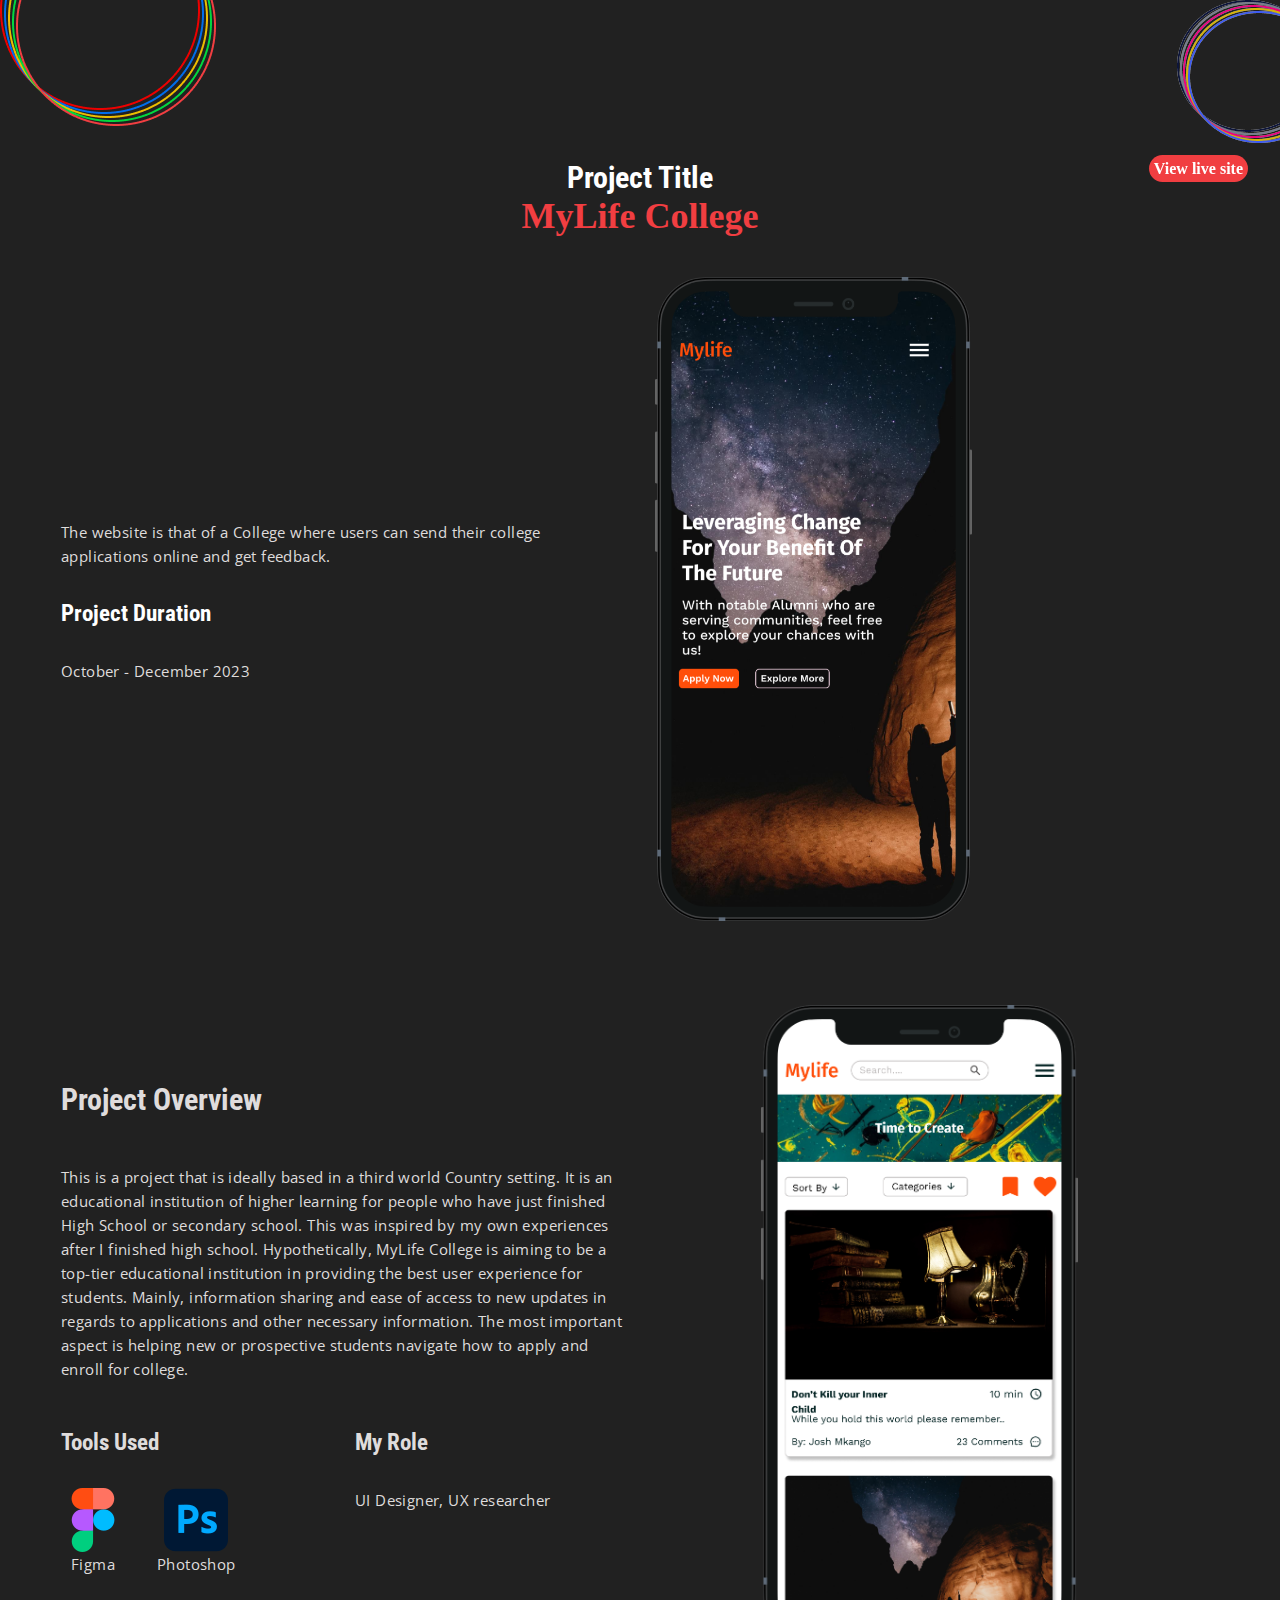
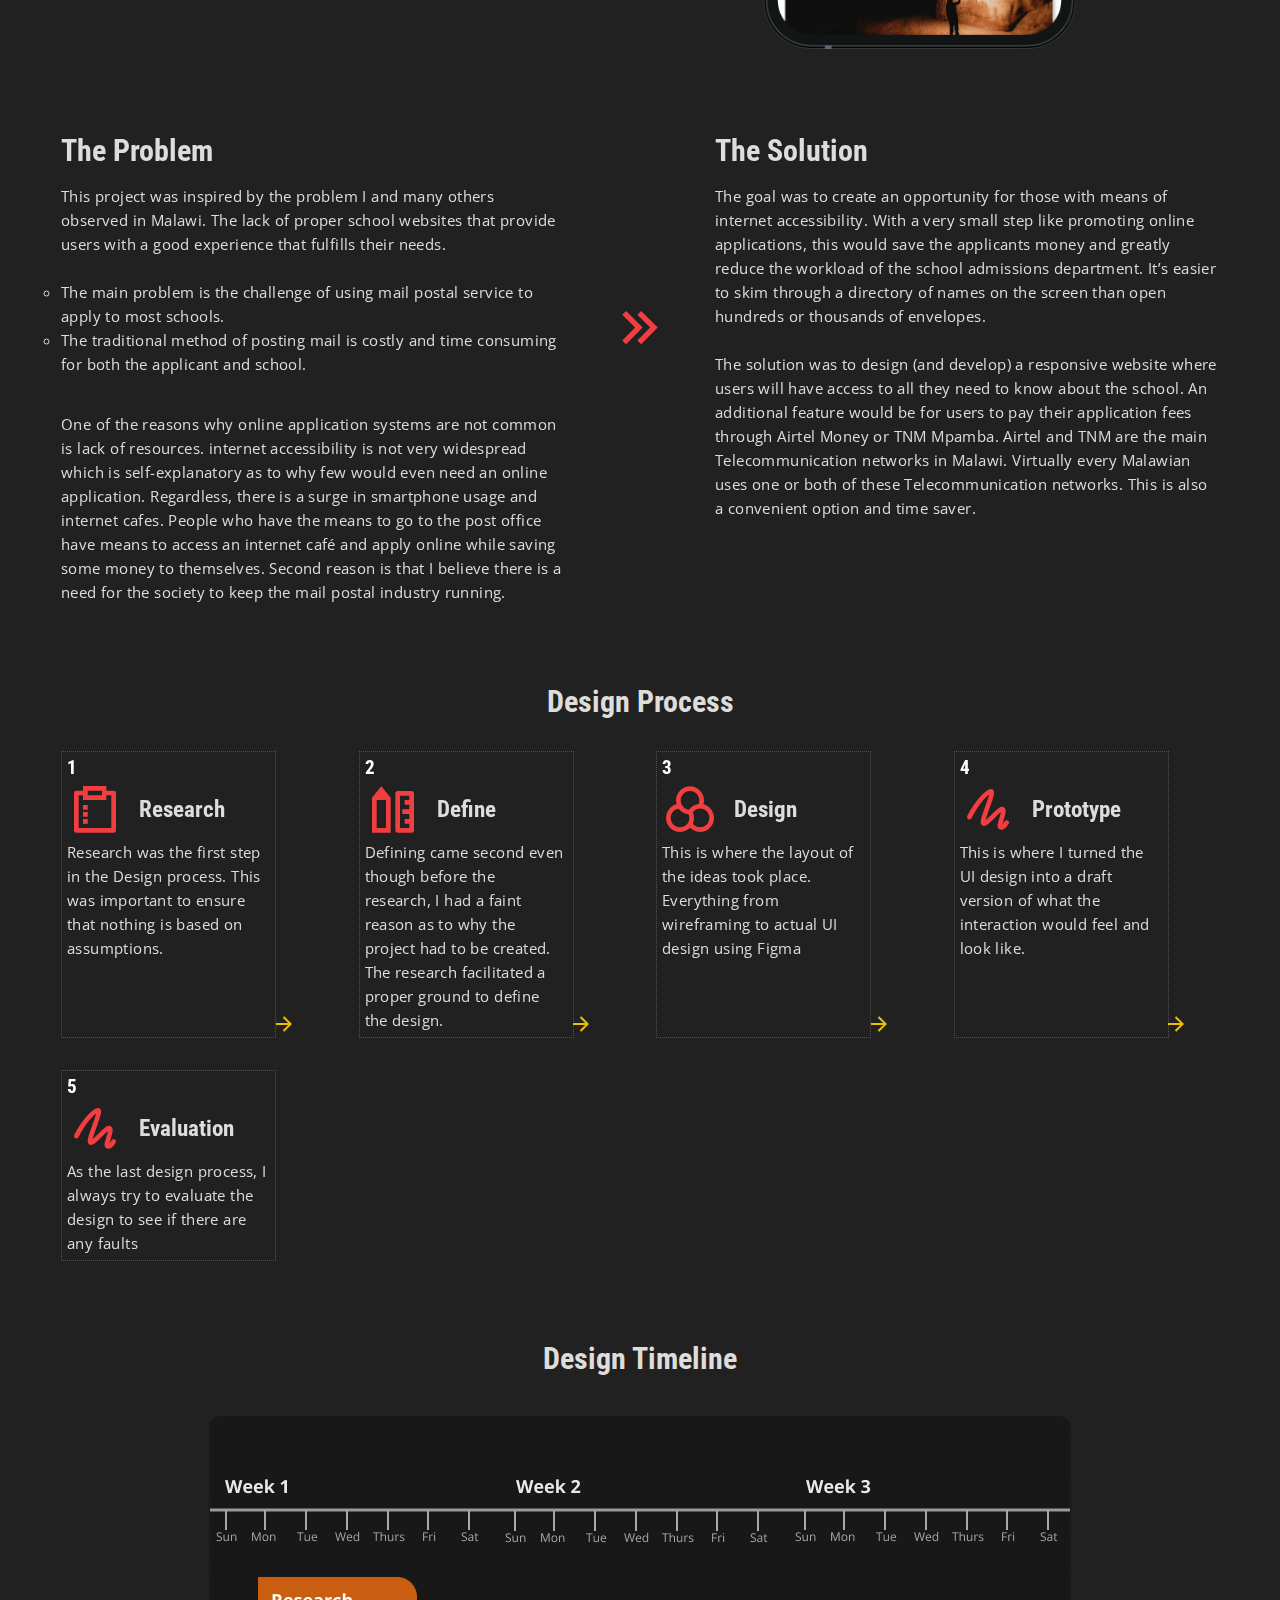
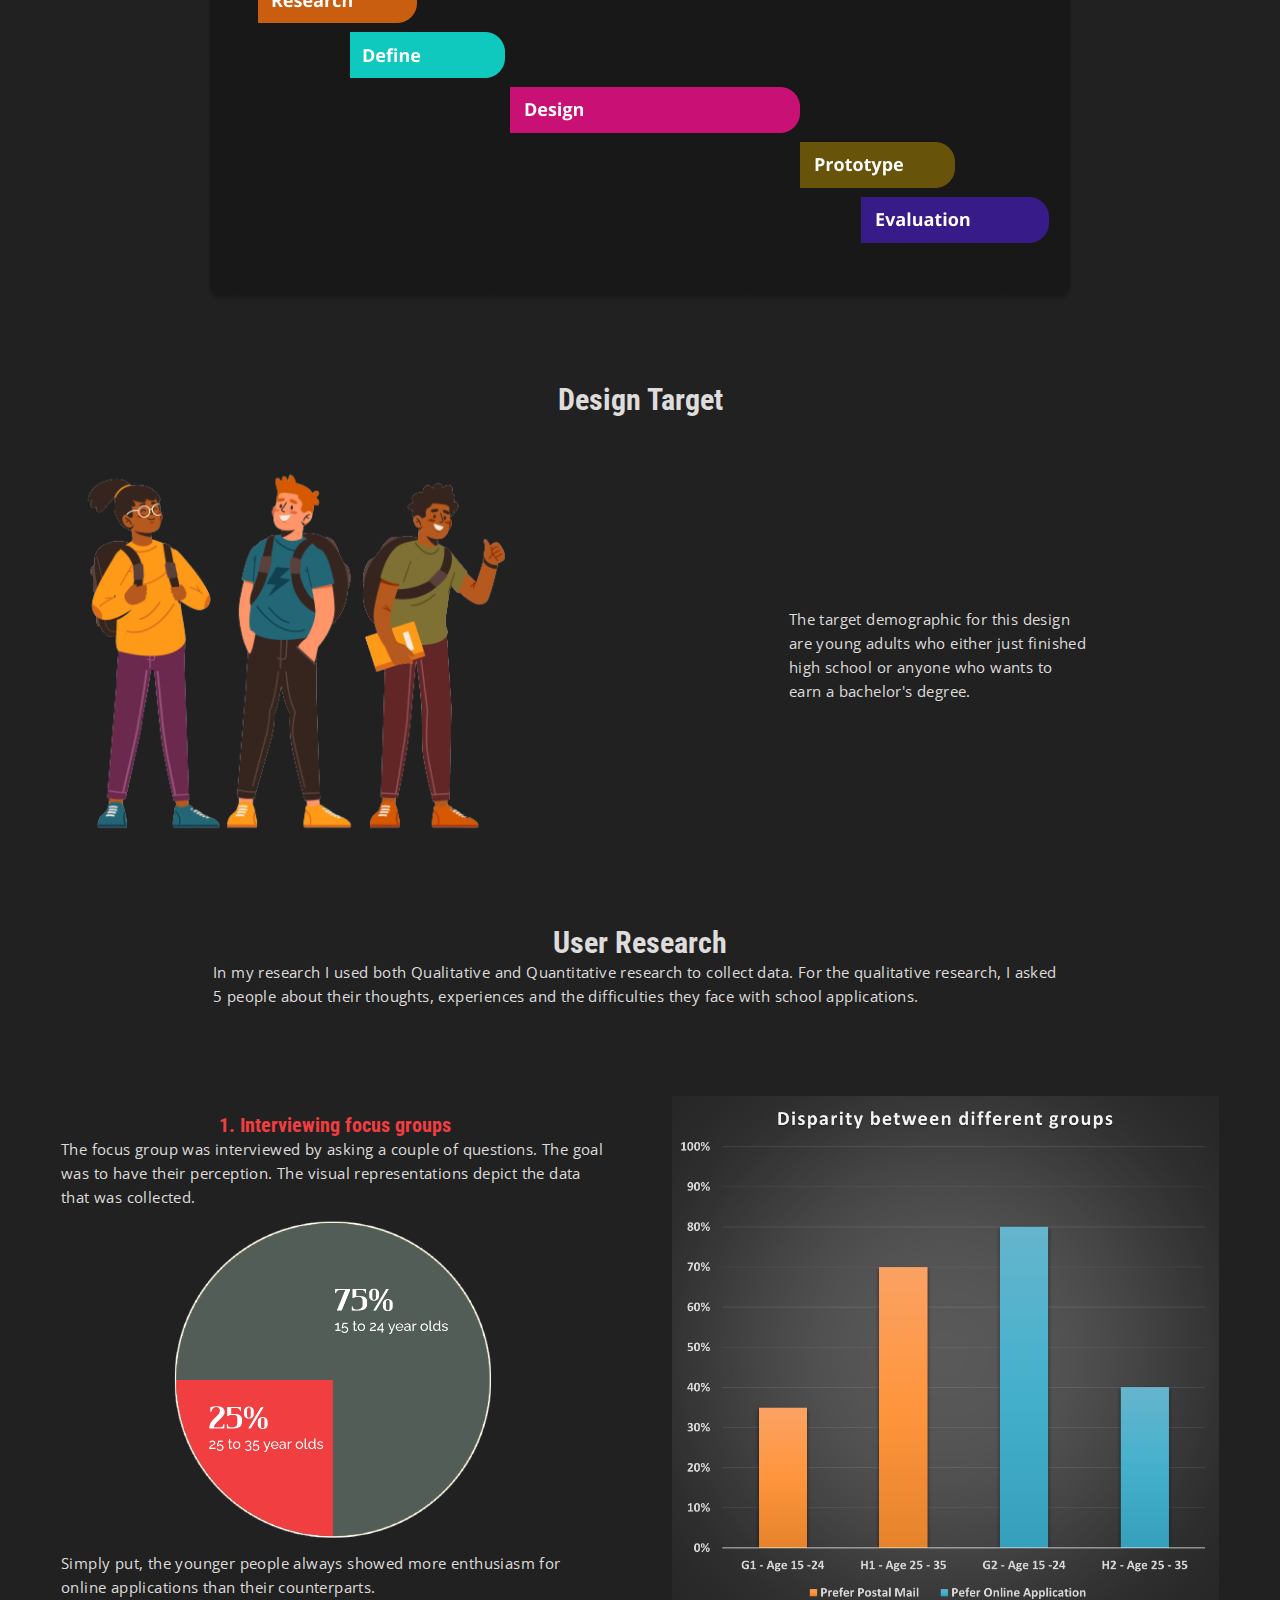
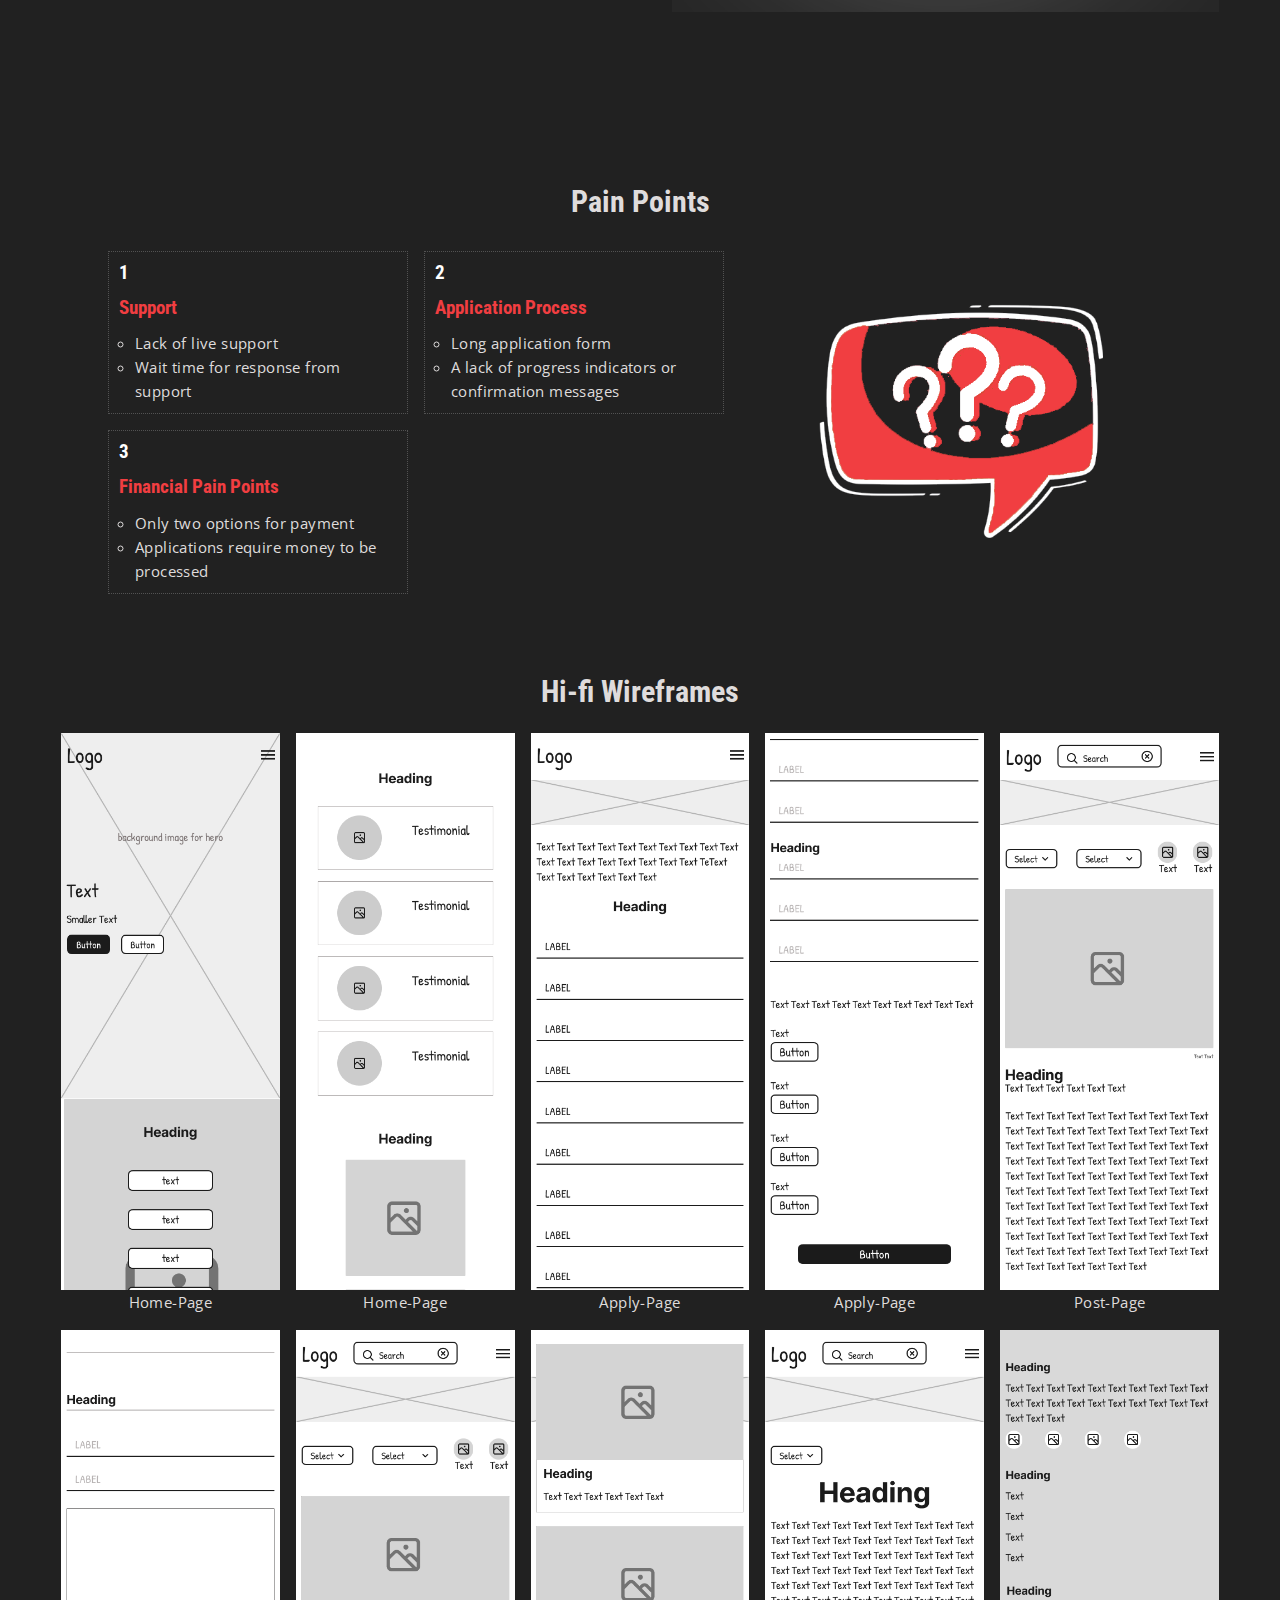
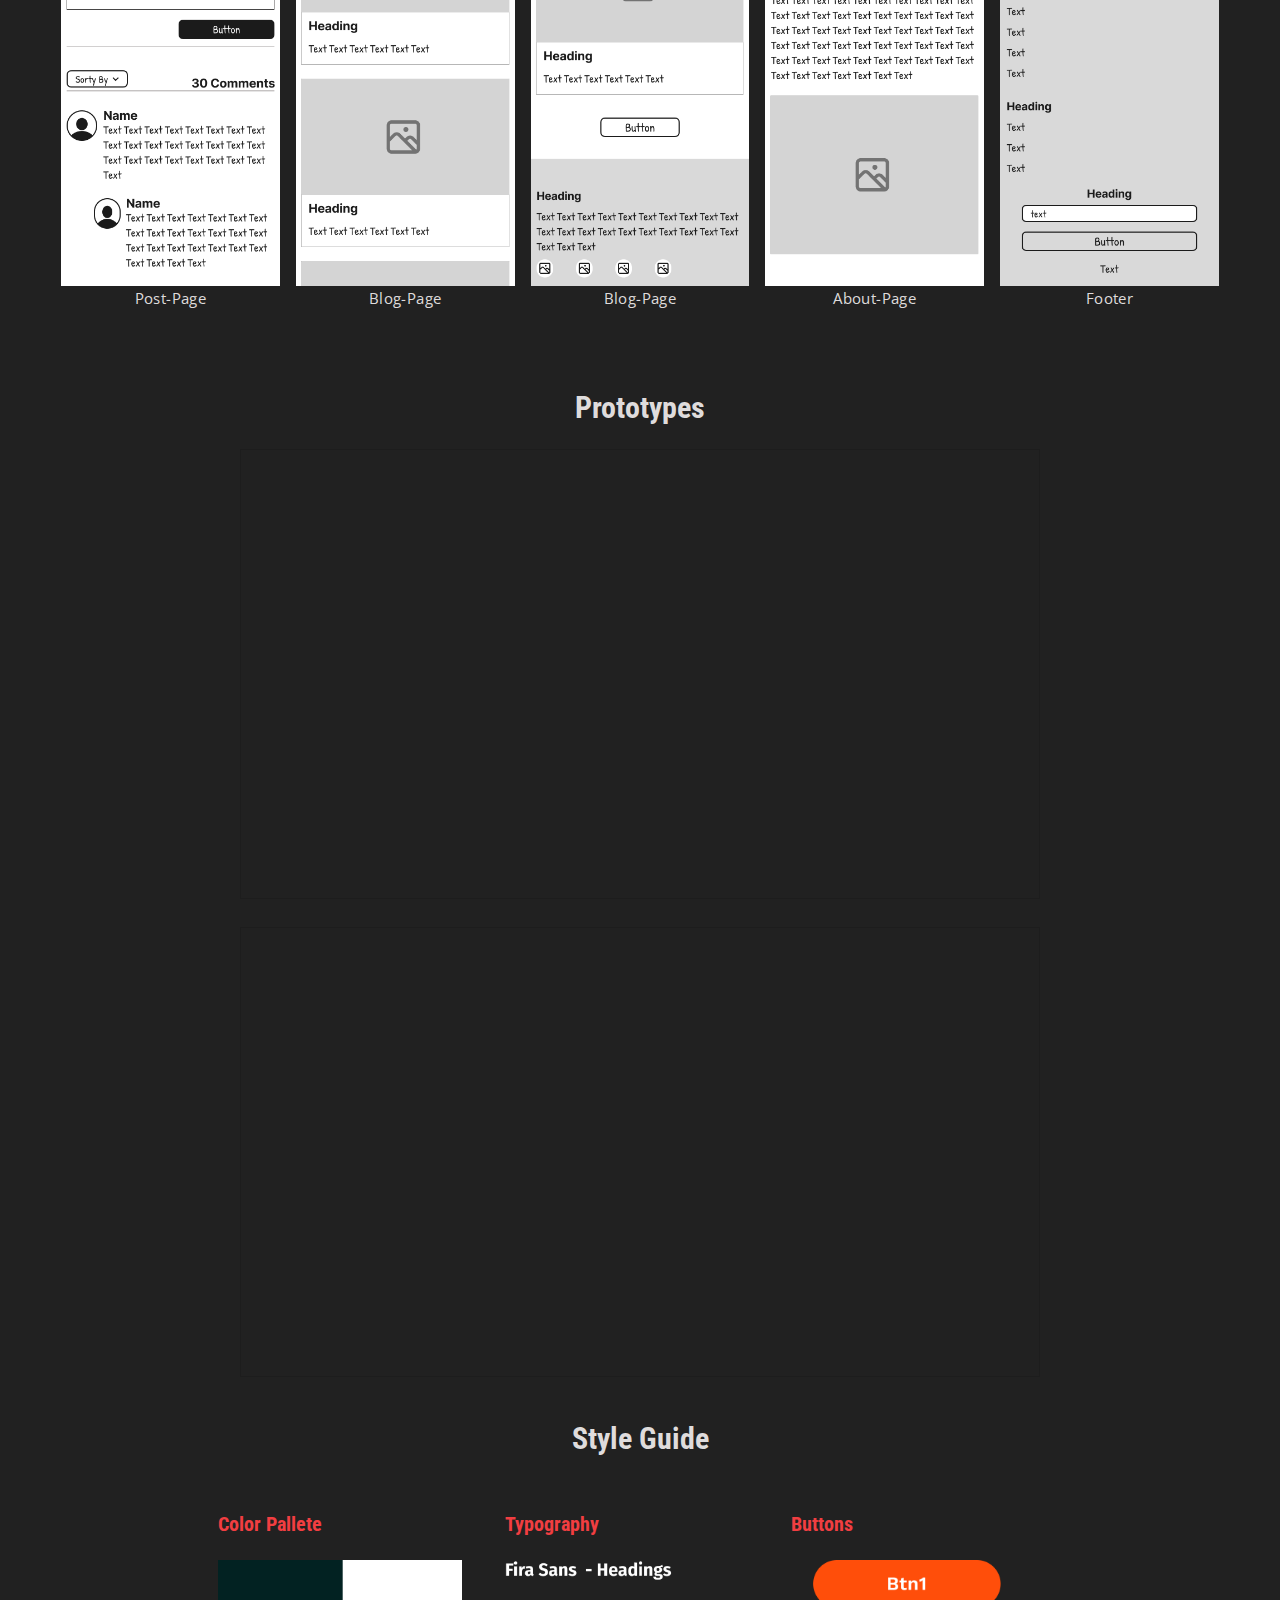
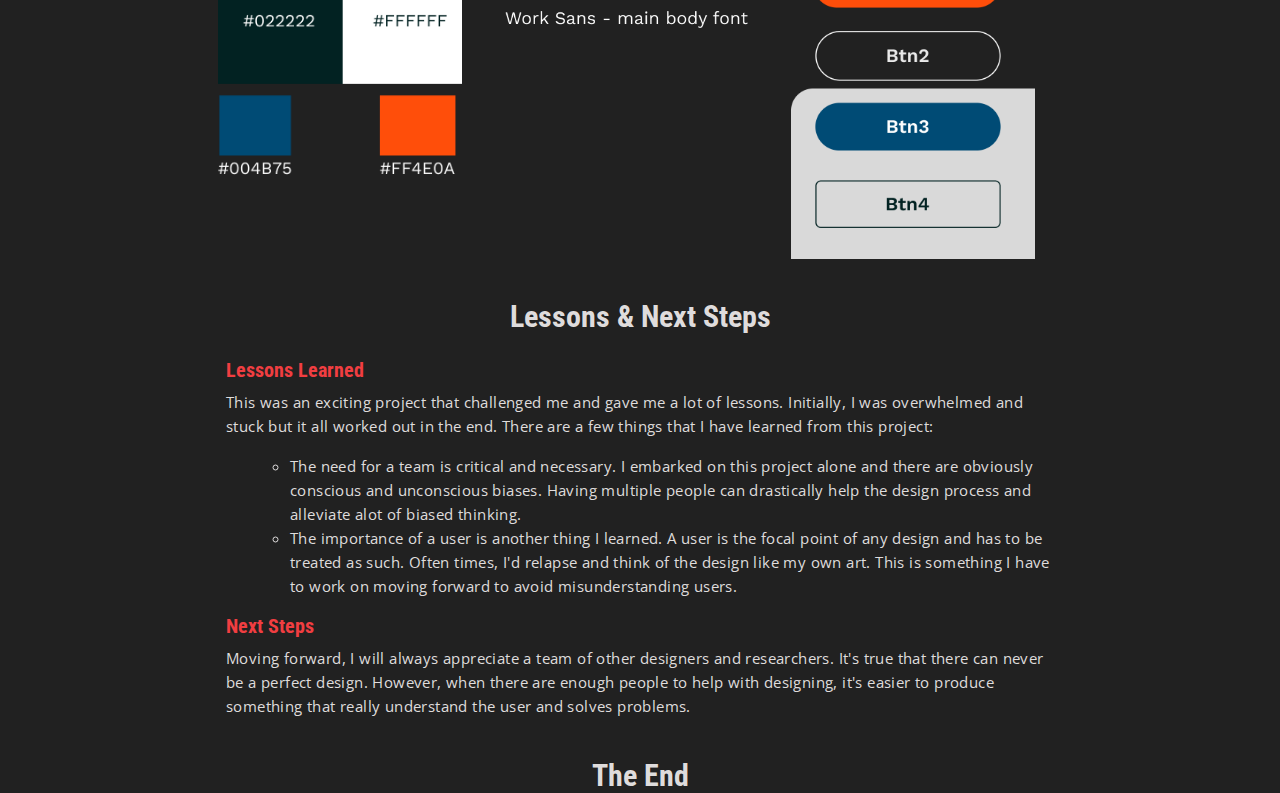
<file: log_cstudies.html>
<!DOCTYPE html>
<html lang="en">
<head>
    <meta charset="UTF-8">
    <meta name="viewport" content="width=device-width, initial-scale=1.0">
    <link rel="stylesheet" href="css/casestudy.css">
    <link rel="stylesheet" href="fonts/remixicon.css">
    <title>Document</title>
</head>
<body>
    <!-- sticky button -->
    <div class="container">

        <div class="sticky-button">
            <a target="_blank" href="https://mylife-edu.netlify.app">View live site</a>
        </div>
    </div>
<main>
  
    <section class="top container">
        <h1 class="hfont white al-c">Project Title</h1>
        <h2 class="c-title al-c">MyLife College</h2>
        
        <div class="project-intro">
            <div class="text-content">
                <div class="flex">
                    <div class="center">
                        <p class="nfont">The website is that of a College where users can send their college applications online and get feedback.</p>

                        <h2 class="subhead white">Project Duration</h2>
                        <span class="nfont">October - December 2023</span>
                    </div>
                </div>
              
            </div>
            <div class="mockup-img">
            <img src="img/homem.png" alt="">
            </div>
        </div>
      
    </section>

    <!-- Overview Section -->
<section class="overview">
    <div class="text-content container">
        <div class="flex">

            <div class="content">
                <h1 class="hfont">Project Overview</h1>
                <p class="nfont">This is a project that is ideally based in a third world Country setting. It is an educational institution of higher learning for people who have just finished High School or secondary school. This was inspired by my own experiences after I finished high school. Hypothetically, MyLife College is aiming to be a top-tier educational institution in providing the best user experience for students.  Mainly, information sharing and ease of access to new updates in regards to applications and other necessary information. 
                    The most important aspect is helping new or prospective students navigate how to apply and enroll for college.
                    </p>
                <div class="deli">
                    <div class="tools">
                        <h2 class="subhead faintwyt">Tools Used</h2>
                        <div class="tools-images">
                            <div class="tool">
                                <img src="icons/005-figma.png" alt="">
                                <span class="nfont">Figma</span>
                            </div>
                            <div class="tool">
                                <img src="icons/002-photoshop.png" alt="">
                                <span class="nfont">Photoshop</span>
                            </div>
                        </div>
                    </div>
                    <div class="role">
                        <h2 class="subhead faintwyt">My Role</h2>
                        <p class="nfont">UI Designer, <br class="breakline"> UX researcher</p>
                    </div>
                </div>
            </div>
        </div>
  
        <div class="mockup-img">
            <img src="img/blogm.png" alt="">
        </div>
    </div>
    
</section>


<!-- Problem and Solution -->
<section class="prosolution container">
    <div class="grid container">
        <div class="problem">
            <h1 class="hfont">The Problem</h1>
            <p class="nfont">This project was inspired by the problem I and many others observed in Malawi. The lack of proper school websites that provide users with a good experience that fulfills their needs. <br><br>
            </p>
                <ul>
                    <li class="nfont">The main problem is the challenge of using mail postal service to apply to most schools. </li>
                    <li class="nfont">The traditional method of posting mail is costly and time consuming for both the applicant and school.</li>
                </ul>
                 <br> <br> 
                 <p class="nfont">
                One of the reasons why online application systems are not common is lack of resources. internet accessibility is not very widespread which is self-explanatory as to why few would even need an online application. Regardless, there is a surge in smartphone usage and internet cafes. People who have the means to go to the post office have means to access an internet café and apply online while saving some money to themselves.
                Second reason is that I believe there is a need for the society to keep the mail postal industry running.
                </p>
        </div>
       
        <div class="solution">
            <h1 class="hfont">The Solution</h1>
            <p class="nfont">The goal was to create an opportunity for those with means of internet accessibility. With a very small step like promoting online applications, this would save the applicants money and greatly reduce the workload of the school admissions department. It’s easier to skim through a directory of names on the screen than open hundreds or thousands of envelopes. <br><br>
                The solution was to design (and develop) a responsive website where users will have access to all they need to know about the school.
                An additional feature would be for users to pay their application fees through Airtel Money or TNM Mpamba. Airtel and TNM are the main Telecommunication networks in Malawi. Virtually every Malawian uses one or both of these Telecommunication networks. This is also a convenient option and time saver.
                </p>
        </div>
    </div>
    <div class="pointer">
        <i class="ri-arrow-right-double-line"></i>
    </div>  
</section>


<!-- Design Process -->

<section class="process">
    <h1 class="hfont al-c">Design Process</h1>
    <div class="all-process container">
        <div class="step">
            <h3 class="no">1</h3>
            <div class="head">
                <i class="ri-survey-line"></i> 
                <h2 class="subhead faintwyt">Research</h2>
            </div>
            <p class="nfont">Research was the first step in the Design process. This was important to ensure that nothing is based on assumptions. </p>
            <div class="last">
                <i class="ri-arrow-right-line"></i>
            </div>
        </div>
        <div class="step">
            <h3 class="no">2</h3>
            <div class="head">  
            <i class="ri-pencil-ruler-line"></i>
                <h2 class="subhead faintwyt">Define</h2>
            </div>
            <p class="nfont">Defining came second even though before the research, I had a faint reason as to why the project had to be created. The research facilitated a proper ground to define the design.</p>
            <div class="last">
                <i class="ri-arrow-right-line"></i>
            </div>
        </div>
        <div class="step">
            <h3 class="no">3</h3>
            <div class="head">
                <i class="ri-color-filter-line"></i>
                <h2 class="subhead faintwyt">Design</h2>
            </div>
            <p class="nfont">This is where the layout of the ideas took place. Everything from wireframing to actual UI design using Figma</p>
            <div class="last">
                <i class="ri-arrow-right-line"></i>
            </div>
        </div>
        <div class="step">
            <h3 class="no">4</h3>
            <div class="head">
                <i class="ri-sketching"></i>
                <h2 class="subhead faintwyt">Prototype</h2>
            </div>
            <p class="nfont">This is where I turned the UI design into a draft version of what the interaction would feel and look like.</p>
            <div class="last">
                <i class="ri-arrow-right-line"></i>
            </div>
        </div>
        <div class="step">
            <h3 class="no">5</h3>
            <div class="head">
                <i class="ri-sketching"></i>
                <h2 class="subhead faintwyt">Evaluation</h2>
            </div>
            <p class="nfont">As the last design process, I always try to evaluate the design to see if there are any faults</p>
        </div>
       
    </div>
</section>


<!-- Design Timeline -->

<section class="timeline container">
    <h1 class="hfont al-c">Design Timeline</h1>
    <div class="content">
        <img src="img/timeline.png" id="img1" alt="">
    </div>
</section>


<!-- user targets -->

<section class="targets container">
    <h1 class="hfont al-c">Design Target</h1>
    <div class="content">
        <div class="target-img">
            <img src="img/student.png" alt="">
        </div>
        <div class="flex">
            <p class="target-text nfont">
                The target demographic for this design are young adults who either just finished high school or anyone who wants to earn a bachelor's degree. 
            </p>
        </div>
    </div>
</section>
    


<!-- User Research -->
<section class="research">
    <h1 class="hfont al-c">User Research</h1>
    <div class="container">
        <p class="nfont">In my research I used both Qualitative and Quantitative research to collect data.
            For the qualitative research, I asked 5 people about their thoughts, experiences and the difficulties they face with school applications.</p>
        <div class="methods">
            <div class="method">
                <div class="content flex">
                    <h2 class="casecolor">1. Interviewing focus groups</h2>
                    <p class="nfont">The focus group was interviewed by asking a couple of questions. The goal was to have their perception. The visual representations depict the data that was collected.</p>
                    <img src="img/Pie-chart.png" alt="" class="forage">
                    <p class="nfont">Simply put, the younger people always showed more enthusiasm for online applications than their counterparts.</p>
                </div>
                <div class="img">
                  <img src="img/chart1.png" alt="" class="chart">
                </div>
         </div>
    </div>
 
</section>



<!-- Pain Points -->
<section class="pain-points">
    <h1 class="hfont al-c">Pain Points</h1>
    <div class="content container">
        <div class="points">
            <div class="point">
                <h3 class="number">1</h6>
                <h3 class="thing">Support</h3>
                   <ul>
                    <li class="nfont">Lack of live support</li>
                    <li class="nfont">Wait time for response from support</li>
                   </ul>
            </div>
            <div class="point">
                <h3 class="number">2</h6>
                <h3 class="thing">Application Process</h3>
                <ul>
                    <li class="nfont">Long application form</li>
                    <li class="nfont">A lack of progress indicators or confirmation messages</li>
                </ul>
            </div>
            <div class="point">
                <h3 class="number">3</h6>
                <h3 class="thing">Financial Pain Points</h3>
                <ul>
                    <li class="nfont">Only two options for payment</li>
                    <li class="nfont">Applications require money to be processed</li>
                </ul>
            </div>
        </div>
        <div class="ill">
            <img src="img/painimg.png" alt="">
        </div>
    </div>
</section>


<!-- High-fi Wireframes -->
<section class="wireframes container">
    <h1 class="hfont al-c">Hi-fi Wireframes</h1>
    <div class="content container">
        <div class="frame">
            <img src="assets/wireframes and mockups/Wirefram-homephone1.png" alt="wireframes">
            <p class="wirefont">Home-Page</p>
        </div>
        <div class="frame">
            <img src="assets/wireframes and mockups/Wirefram-homephone2.png" alt="wireframes">
            <p class="wirefont">Home-Page</p>
        </div>
        <div class="frame">
            <img src="assets/wireframes and mockups/Wirefram-Applyphone1.png" alt="wireframes">
            <p class="wirefont">Apply-Page</p>
        </div>
        <div class="frame">
            <img src="assets/wireframes and mockups/Wirefram-Applyphone2.png" alt="wireframes">
            <p class="wirefont">Apply-Page</p>
        </div>
        <div class="frame">
            <img src="assets/wireframes and mockups/Wirefram-Postphone1.png" alt="wireframes">
            <p class="wirefont">Post-Page</p>
        </div>  
        <div class="frame">
            <img src="assets/wireframes and mockups/Wirefram-Postphone2.png" alt="wireframes">
            <p class="wirefont">Post-Page</p>
        </div>
        <div class="frame">
            <img src="assets/wireframes and mockups/Wirefram-Blogphone1.png" alt="wireframes">
            <p class="wirefont">Blog-Page</p>
        </div>
        <div class="frame">
            <img src="assets/wireframes and mockups/Wirefram-Blogphone2.png" alt="wireframes">
            <p class="wirefont">Blog-Page</p>
        </div>
        <div class="frame">
            <img src="assets/wireframes and mockups/Wirefram-Aboutphone.png" alt="wireframes">
            <p class="wirefont">About-Page</p>
        </div>
        <div class="frame">
            <img src="assets/wireframes and mockups/Wirefram-Footer.png" alt="wireframes">
            <p class="wirefont">Footer</p>
        </div> 
    </div>
    
</section>


<!-- Prototype for Laptop and Mobile -->
<section class="prototype">
    <h1 class="hfont al-c">Prototypes</h1>
    <div class="container">
        <p class="nfont noproto">Prototypes can only be viewed on a wide desktop screen. However, you can view the live site <a href="https://mylife-edu.netlify.app">here</a></p>
        <div class="laptop">
            <iframe style="border: 1px solid rgba(0, 0, 0, 0.1);" width="800" height="450" src="https://www.figma.com/embed?embed_host=share&url=https%3A%2F%2Fwww.figma.com%2Fproto%2F4i2jzIP50gAVeUVYfHqpP4%2FMyLife-Website%3Fpage-id%3D0%253A1%26type%3Ddesign%26node-id%3D172-7%26viewport%3D1453%252C1079%252C0.05%26t%3DTOMmUwTi0Mmxe04g-1%26scaling%3Dscale-down%26starting-point-node-id%3D172%253A7%26mode%3Ddesign" allowfullscreen></iframe>
        </div>
        <div class="phone">
            <iframe style="border: 1px solid rgba(0, 0, 0, 0.1);" width="800" height="450" src="https://www.figma.com/embed?embed_host=share&url=https%3A%2F%2Fwww.figma.com%2Fproto%2FEmTjtbq9edSIXBET0OrtQt%2FPrototype%3Fpage-id%3D0%253A1%26type%3Ddesign%26node-id%3D0-390%26viewport%3D526%252C384%252C0.12%26t%3DspZr3FFqz9XKAUAv-1%26scaling%3Dscale-down%26starting-point-node-id%3D0%253A22%26mode%3Ddesign" allowfullscreen></iframe>
        </div>
    </div>

</section>

<!-- Style Guide -->
<section class="style-guide">
    <h1 class="hfont al-c">Style Guide</h1>
    <div class="content container">
        <div class="main-img"> 
            <div class="style">
                <h1 class="casecolor">Color Pallete</h1>
                <img src="img/style/color.png" alt="">
            </div>
            <div class="style">
                <h1 class="casecolor">Typography</h1>
                <img src="img/style/font.png" alt="">
            </div>
            <div class="style">
                <h1 class="casecolor">Buttons</h1>
                <img src="img/style/buttons.png" alt="">
            </div>
        </div>
    </div>
</section>




<!-- Lessons and Next Step -->
<section class="lessons-step">
    <h1 class="hfont al-c">Lessons & Next Steps</h1>
    <div class="content container">
        <h2 class="lasthead casecolor">Lessons Learned</h2>
        <p class="nfont">This was an exciting project that challenged me and gave me a lot of lessons. Initially, I was overwhelmed and stuck but it all worked out in the end. There are a few things that I have learned from this project:</p>
        <ul class="nfont">
            <li class="nfont">The need for a team is critical and necessary. I embarked on this project alone and there are obviously conscious and unconscious biases. Having multiple people can drastically help the design process and alleviate alot of biased thinking.</li>
            <li class="nfont">The importance of a user is another thing I learned. A user is the focal point of any design and has to be treated as such. Often times, I'd relapse and think of the design like my own art. This is something I have to work on moving forward to avoid misunderstanding users.</li>
        </ul>
        <h2 class="lasthead casecolor">Next Steps</h2>
        <p class="nfont">Moving forward, I will always appreciate a team of other designers and researchers. It's true that there can never be a perfect design. However, when there are enough people to help with designing, it's easier to produce something that really understand the user and solves problems.</p>
    </div>
</section>

<!-- The End -->
<h1 class="hfont al-c">The End</h1>


</main>



    <div class="splash">
        <img src="assets/circles.png" alt="">
        <img src="assets/rail.png" alt="">
    </div>
    <div class="left">
        <img src="img/left/1.png" alt="">
        <img src="img/left/2.png" alt="">
        <img src="img/left/3.png" alt="">
        <img src="img/left/4.png" alt="">
        <img src="img/left/5.png" alt="">
        <img src="img/left/6.png" alt="">
        <img src="img/left/7.png" alt="">
        <img src="img/left/8.png" alt="">
        <img src="img/left/9.png" alt="">
        <img src="img/left/10.png" alt="">
        <!-- more -->
        <img src="img/left/01.png" alt="">
        <img src="img/left/02.png" alt="">
        <img src="img/left/03.png" alt="">
        <img src="img/left/04.png" alt="">
        <img src="img/left/05.png" alt="">
        <img src="img/left/06.png" alt="">
        <img src="img/left/07.png" alt="">
        <img src="img/left/08.png" alt="">
        <img src="img/left/09.png" alt="">
        <img src="img/left/010.png" alt="">
    </div>
    <div class="right">
        <img src="img/right/1.png" alt="">
        <img src="img/right/2.png" alt="">
        <img src="img/right/3.png" alt="">
        <img src="img/right/4.png" alt="">
        <img src="img/right/5.png" alt="">
        <img src="img/right/6.png" alt="">
        <img src="img/right/7.png" alt="">
        <img src="img/right/8.png" alt="">
        <img src="img/right/9.png" alt="">
        <img src="img/right/10.png" alt="">
        <!-- more -->
        <img src="img/right/01.png" alt="">
        <img src="img/right/02.png" alt="">
        <img src="img/right/03.png" alt="">
        <img src="img/right/04.png" alt="">
        <img src="img/right/05.png" alt="">
        <img src="img/right/06.png" alt="">
        <img src="img/right/07.png" alt="">
        <img src="img/right/08.png" alt="">
        <img src="img/right/09.png" alt="">
        <img src="img/right/010.png" alt="">
    </div>

 
</body>
</html>
</file>
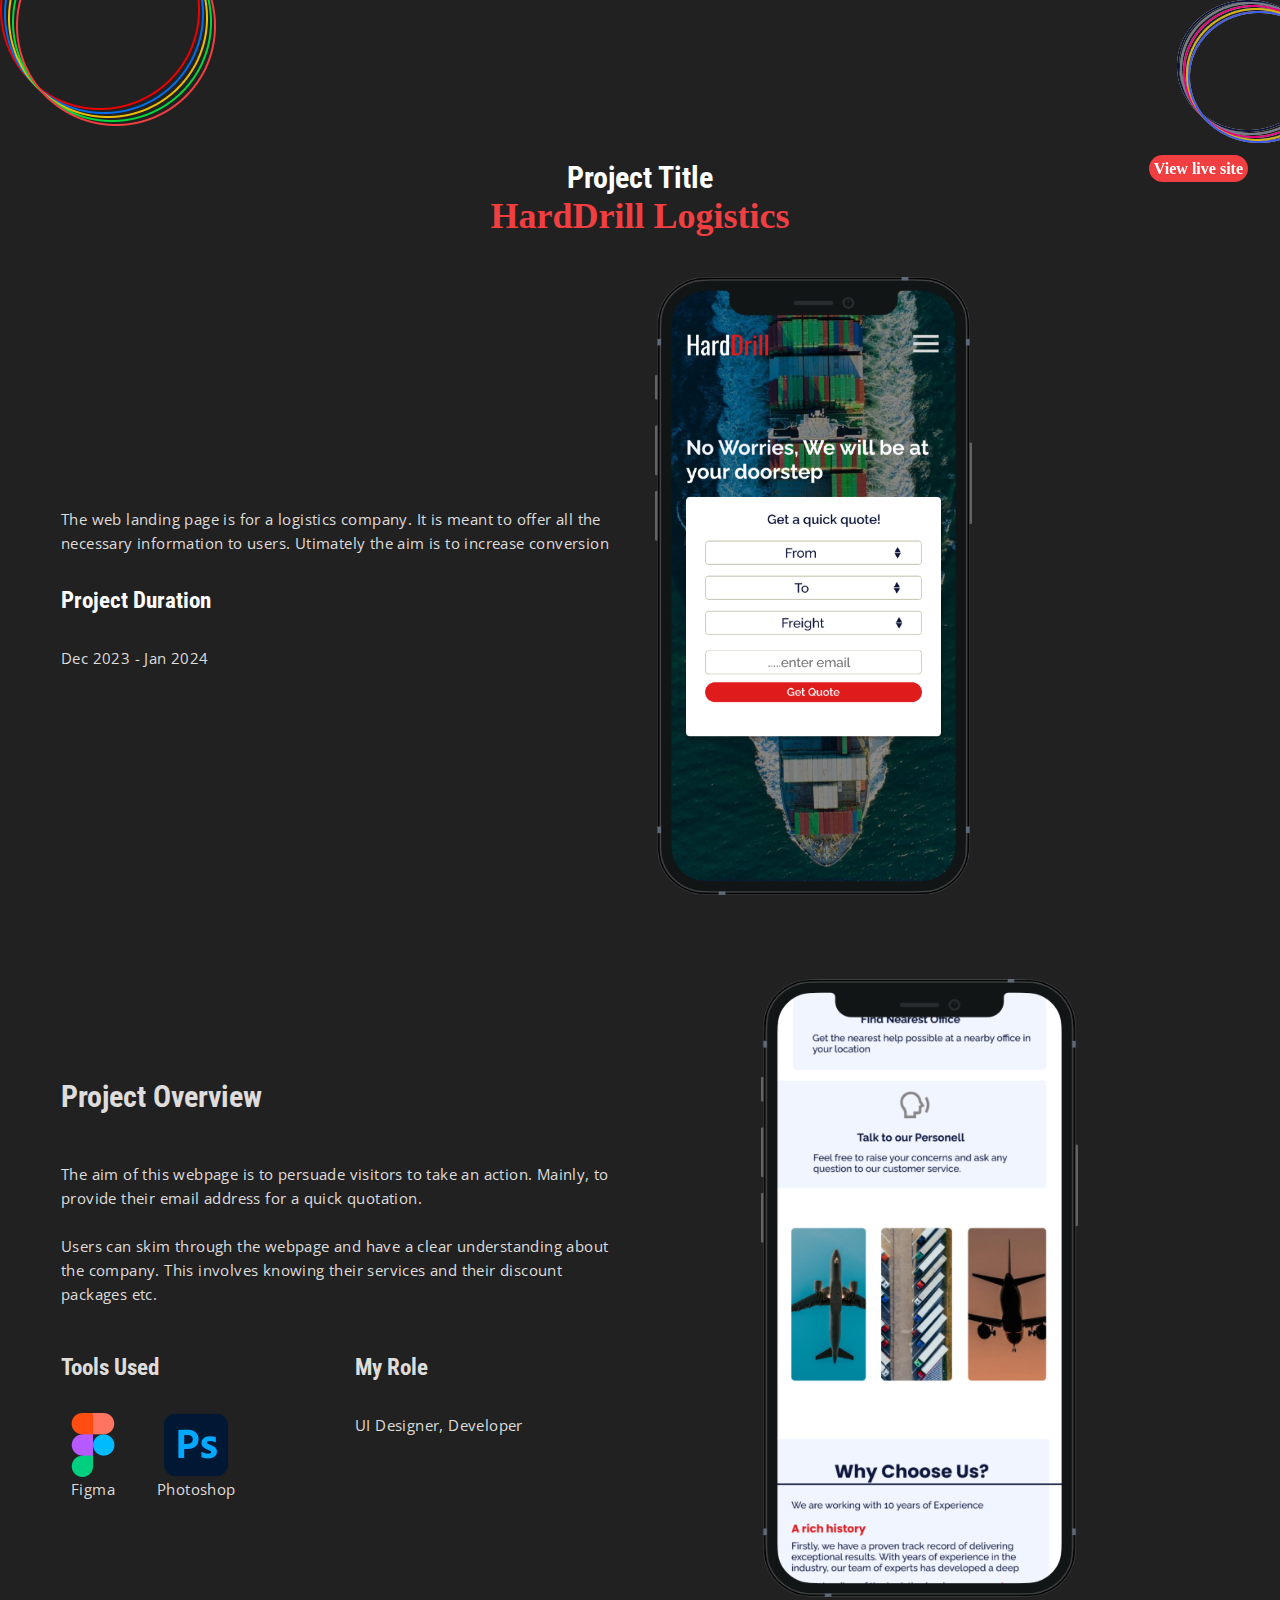
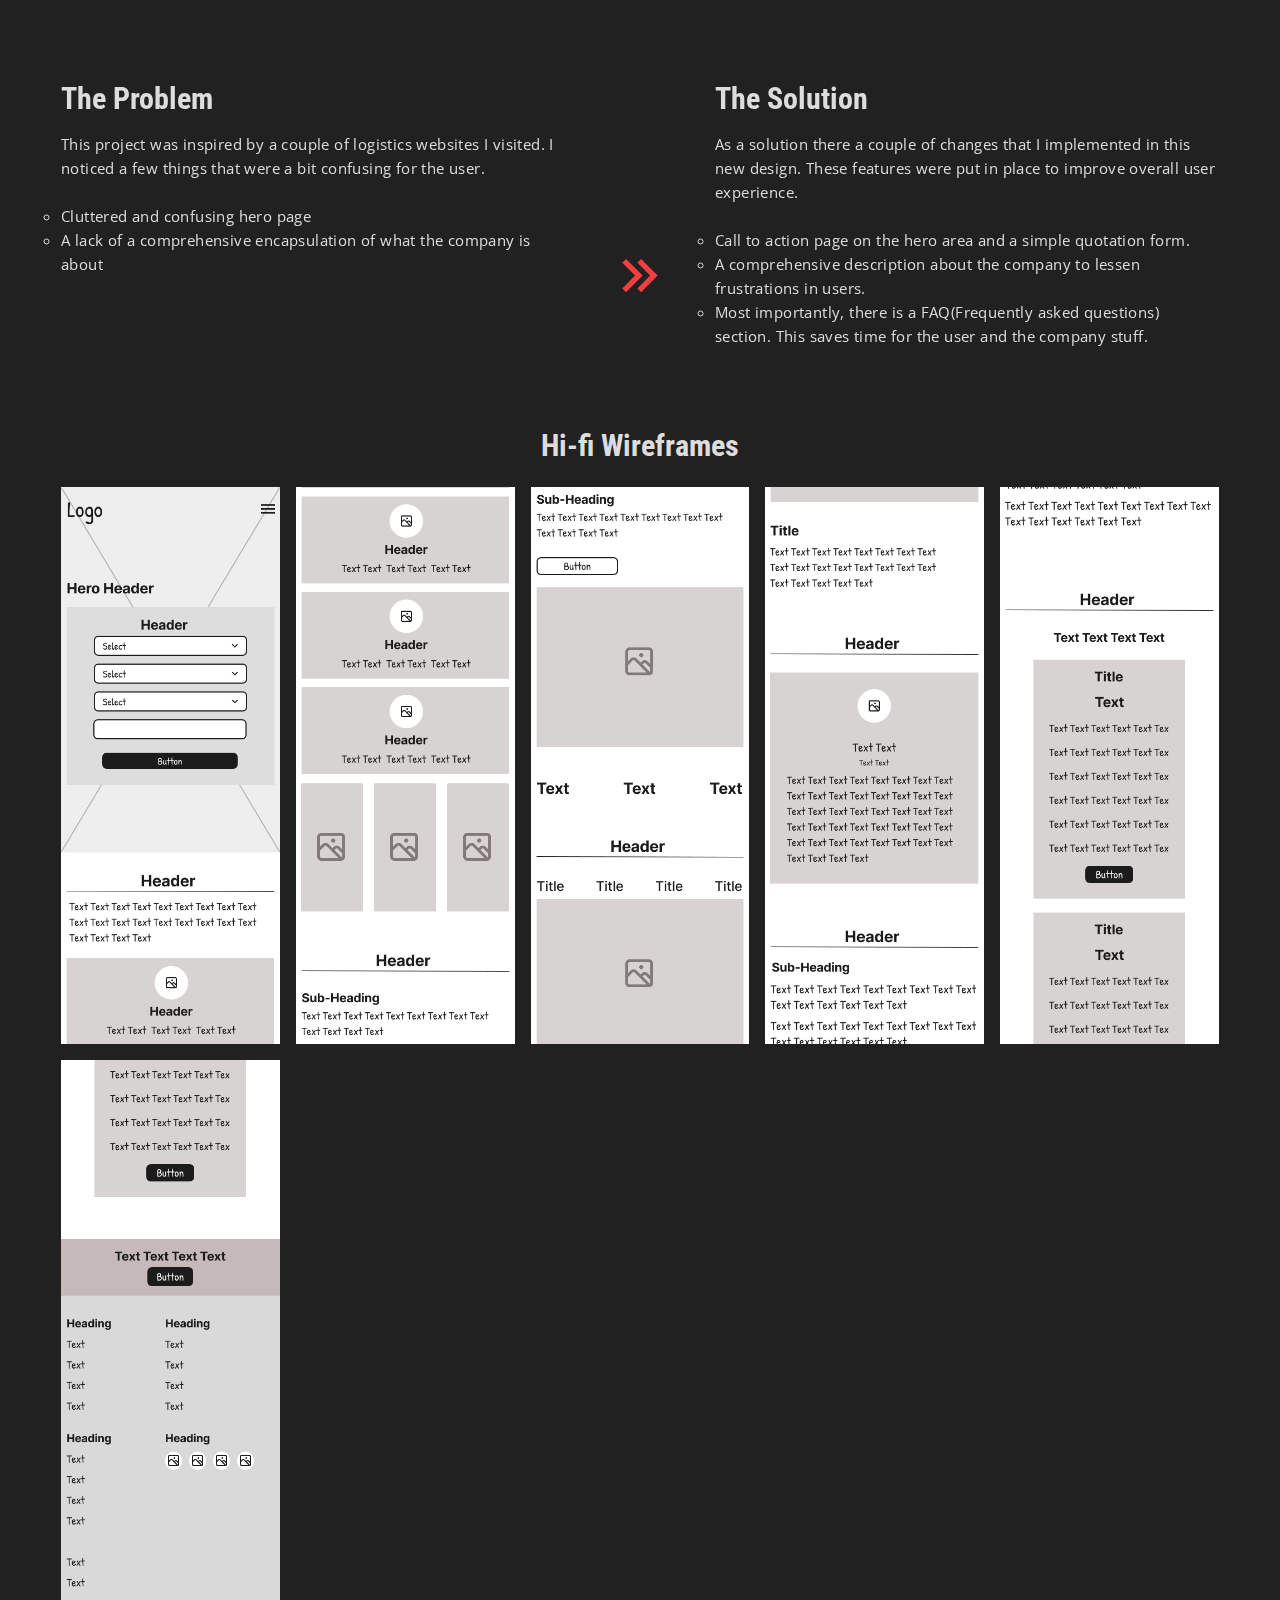
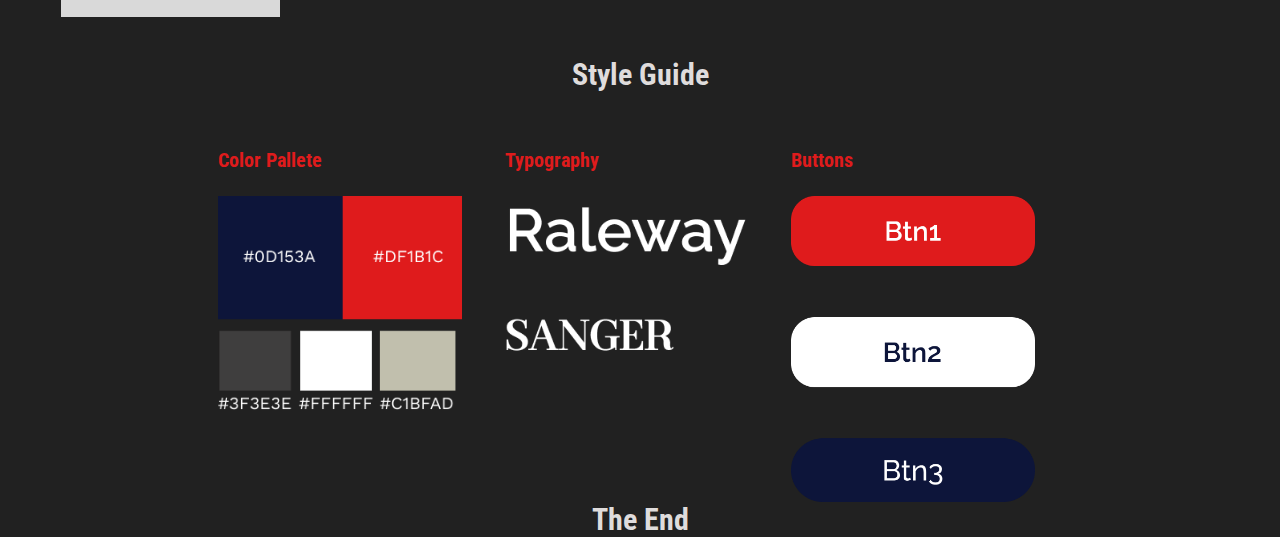
<file: one_logstudies.html>
<!DOCTYPE html>
<html lang="en">
<head>
    <meta charset="UTF-8">
    <meta name="viewport" content="width=device-width, initial-scale=1.0">
    <link rel="stylesheet" href="css/casestudy.css">
    <link rel="stylesheet" href="fonts/remixicon.css">
    <title>Document</title>
</head>
<body>
    <!-- sticky button -->
    <div class="container">

        <div class="sticky-button">
            <a target="_blank" href="https://hardrill.netlify.app">View live site</a>
        </div>
    </div>
<main>
  
    <section class="top container">
        <h1 class="hfont white al-c">Project Title</h1>
        <h2 class="c-title al-c">HardDrill Logistics</h2>
        
        <div class="project-intro">
            <div class="text-content">
                <div class="flex">
                    <div class="center">
                        <p class="nfont">The web landing page is for a logistics company. It is meant to offer all the necessary information to users. Utimately the aim is to increase conversion</p>
                        <h2 class="subhead white">Project Duration</h2>
                        <span class="nfont">Dec 2023 - Jan 2024</span>
                    </div>
                </div>
              
            </div>
            <div class="mockup-img">
            <img src="img/one/home.png" alt="">
            </div>
        </div>
      
    </section>

    <!-- Overview Section -->
<section class="overview">
    <div class="text-content container">
        <div class="flex">

            <div class="content">
                <h1 class="hfont">Project Overview</h1>
                <p class="nfont">The aim of this webpage is to persuade visitors to take an action. Mainly, to provide their email address for a quick quotation. <br><br>
                Users can skim through the webpage and have a clear understanding about the company. This involves knowing their services and their discount packages etc.
                    </p>
                <div class="deli">
                    <div class="tools">
                        <h2 class="subhead faintwyt">Tools Used</h2>
                        <div class="tools-images">
                            <div class="tool">
                                <img src="icons/005-figma.png" alt="">
                                <span class="nfont">Figma</span>
                            </div>
                            <div class="tool">
                                <img src="icons/002-photoshop.png" alt="">
                                <span class="nfont">Photoshop</span>
                            </div>
                        </div>
                    </div>
                    <div class="role">
                        <h2 class="subhead faintwyt">My Role</h2>
                        <p class="nfont">UI Designer, <br class="breakline"> Developer</p>
                    </div>
                </div>
            </div>
        </div>
  
        <div class="mockup-img">
            <img src="img/one/crop.png" alt="">
        </div>
    </div>
    
</section>


<!-- Problem and Solution -->
<section class="prosolution container">
    <div class="grid container">
        <div class="problem">
            <h1 class="hfont">The Problem</h1>
            <p class="nfont">This project was inspired by a couple of logistics websites I visited. I noticed a few things that were a bit confusing for the user. <br><br>
            </p>
                <ul>
                    <li class="nfont">Cluttered and confusing hero page</li>
                    <li class="nfont">A lack of a comprehensive encapsulation of what the company is about</li>
                </ul>
        </div>
       
        <div class="solution">
            <h1 class="hfont">The Solution</h1>
            <p class="nfont">As a solution there a couple of changes that I implemented in this new design. These features were put in place to improve overall user experience. <br><br>
            </p>
                <ul>
                    <li class="nfont">Call to action page on the hero area and a simple quotation form.</li>
                    <li class="nfont">A comprehensive description about the company to lessen frustrations in users.</li>
                    <li class="nfont">Most importantly, there is a FAQ(Frequently asked questions) section. This saves time for the user and the company stuff.</li>
                </ul>
        </div>
    </div>
    <div class="pointer">
        <i class="ri-arrow-right-double-line"></i>
    </div>  
</section>


<!-- Design Process -->

<!-- <section class="process">
    <h1 class="hfont al-c">Design Process</h1>
    <div class="all-process container">
        <div class="step">
            <h3 class="no">1</h3>
            <div class="head">
                <i class="ri-survey-line"></i> 
                <h2 class="subhead faintwyt">Ideation</h2>
            </div>
            <p class="nfont">Research was the first step in the Design process. This was important to ensure that nothing is based on assumptions. </p>
            <div class="last">
                <i class="ri-arrow-right-line"></i>
            </div>
        </div>
        <div class="step">
            <h3 class="no">2</h3>
            <div class="head">  
            <i class="ri-pencil-ruler-line"></i>
                <h2 class="subhead faintwyt">Define</h2>
            </div>
            <p class="nfont">Defining came second even though before the research, I had a faint reason as to why the project had to be created. The research facilitated a proper ground to define the design.</p>
            <div class="last">
                <i class="ri-arrow-right-line"></i>
            </div>
        </div>
        <div class="step">
            <h3 class="no">3</h3>
            <div class="head">
                <i class="ri-color-filter-line"></i>
                <h2 class="subhead faintwyt">Design</h2>
            </div>
            <p class="nfont">This is where the layout of the ideas took place. Everything from wireframing to actual UI design using Figma</p>
            <div class="last">
                <i class="ri-arrow-right-line"></i>
            </div>
        </div>
        <div class="step">
            <h3 class="no">4</h3>
            <div class="head">
                <i class="ri-sketching"></i>
                <h2 class="subhead faintwyt">Prototype</h2>
            </div>
            <p class="nfont">This is where I turned the UI design into a draft version of what the interaction would feel and look like.</p>
            <div class="last">
                <i class="ri-arrow-right-line"></i>
            </div>
        </div>
        <div class="step">
            <h3 class="no">5</h3>
            <div class="head">
                <i class="ri-sketching"></i>
                <h2 class="subhead faintwyt">Evaluation</h2>
            </div>
            <p class="nfont">As the last design process, I always try to evaluate the design to see if there are any faults</p>
        </div>
       
    </div>
</section> -->


<!-- Design Timeline -->

<!-- <section class="timeline container">
    <h1 class="hfont al-c">Design Timeline</h1>
    <div class="content">
        <img src="img/timeline.png" id="img1" alt="">
    </div>
</section> -->


<!-- user targets -->

<!-- <section class="targets container">
    <h1 class="hfont al-c">Design Target</h1>
    <div class="content">
        <div class="target-img">
            <img src="img/student.png" alt="">
        </div>
        <div class="flex">
            <p class="target-text nfont">
                The target demographic for this design are young adults who either just finished high school or anyone who wants to earn a bachelor's degree. 
            </p>
        </div>
    </div>
</section> -->
    


<!-- User Research -->
<!-- <section class="research">
    <h1 class="hfont al-c">User Research</h1>
    <div class="container">
        <p class="nfont">In my research I used both Qualitative and Quantitative research to collect data.
            For the qualitative research, I asked 5 people about their thoughts, experiences and the difficulties they face with school applications.</p>
        <div class="methods">
            <div class="method">
                <div class="content flex">
                    <h2 class="casecolor2">1. Interviewing focus groups</h2>
                    <p class="nfont">The focus group was interviewed by asking a couple of questions. The goal was to have their perception. The visual representations depict the data that was collected.</p>
                    <img src="img/Pie-chart.png" alt="" class="forage">
                    <p class="nfont">Simply put, the younger people always showed more enthusiasm for online applications than their counterparts.</p>
                </div>
                <div class="img">
                  <img src="img/chart1.png" alt="" class="chart">
                </div>
         </div>
    </div>
</section> -->





<!-- High-fi Wireframes -->
<section class="wireframes container">
    <h1 class="hfont al-c">Hi-fi Wireframes</h1>
    <div class="content container">
        <div class="frame">
            <img src="assets/2wif/01.png" alt="wireframes">
        </div>
        <div class="frame">
            <img src="assets/2wif/02.png" alt="wireframes">
        </div>
        <div class="frame">
            <img src="assets/2wif/03.png" alt="wireframes">
        </div>
        <div class="frame">
            <img src="assets/2wif/04.png" alt="wireframes">
        </div>
        <div class="frame">
            <img src="assets/2wif/05.png" alt="wireframes">
        </div>  
        <div class="frame">
            <img src="assets/2wif/06.png" alt="wireframes">
        </div>

    </div>
    
</section>


<!-- Style Guide -->
<section class="style-guide">
    <h1 class="hfont al-c">Style Guide</h1>
    <div class="content container">
        <div class="main-img"> 
            <div class="style">
                <h1 class="casecolor2">Color Pallete</h1>
                <img src="assets/2wif/1.png" alt="">
            </div>
            <div class="style">
                <h1 class="casecolor2">Typography</h1>
                <img src="assets/2wif/2.png" alt="">
            </div>
            <div class="style">
                <h1 class="casecolor2">Buttons</h1>
                <img src="assets/2wif/3.png" alt="">
            </div>
        </div>
    </div>
</section>




<!-- Lessons and Next Step -->
<!-- <section class="lessons-step">
    <h1 class="hfont al-c">Lessons & Next Steps</h1>
    <div class="content container">
        <h2 class="lasthead casecolor2">Lessons Learned</h2>
        <p class="nfont">This was an exciting project that challenged me and gave me a lot of lessons. Initially, I was overwhelmed and stuck but it all worked out in the end. There are a few things that I have learned from this project:</p>
        <ul class="nfont">
            <li class="nfont">The need for a team is critical and necessary. I embarked on this project alone and there are obviously conscious and unconscious biases. Having multiple people can drastically help the design process and alleviate alot of biased thinking.</li>
            <li class="nfont">The importance of a user is another thing I learned. A user is the focal point of any design and has to be treated as such. Often times, I'd relapse and think of the design like my own art. This is something I have to work on moving forward to avoid misunderstanding users.</li>
        </ul>
        <h2 class="lasthead casecolor2">Next Steps</h2>
        <p class="nfont">Moving forward, I will always appreciate a team of other designers and researchers. It's true that there can never be a perfect design. However, when there are enough people to help with designing, it's easier to produce something that really understand the user and solves problems.</p>
    </div>
</section> -->

<!-- The End -->
<h1 class="hfont al-c">The End</h1>


</main>



    <div class="splash">
        <img src="assets/circles.png" alt="">
        <img src="assets/rail.png" alt="">
    </div>
    <div class="left">
        <img src="img/left/1.png" alt="">
        <img src="img/left/2.png" alt="">
        <img src="img/left/3.png" alt="">
        <img src="img/left/4.png" alt="">
        <img src="img/left/5.png" alt="">
        <img src="img/left/6.png" alt="">
        <img src="img/left/7.png" alt="">
        <img src="img/left/8.png" alt="">
        <img src="img/left/9.png" alt="">
        <img src="img/left/10.png" alt="">
        <!-- more -->
        <img src="img/left/01.png" alt="">
        <img src="img/left/02.png" alt="">
        <img src="img/left/03.png" alt="">
        <img src="img/left/04.png" alt="">
        <img src="img/left/05.png" alt="">
        <img src="img/left/06.png" alt="">
        <img src="img/left/07.png" alt="">
        <img src="img/left/08.png" alt="">
        <img src="img/left/09.png" alt="">
        <img src="img/left/010.png" alt="">
    </div>
    <div class="right">
        <img src="img/right/1.png" alt="">
        <img src="img/right/2.png" alt="">
        <img src="img/right/3.png" alt="">
        <img src="img/right/4.png" alt="">
        <img src="img/right/5.png" alt="">
        <img src="img/right/6.png" alt="">
        <img src="img/right/7.png" alt="">
        <img src="img/right/8.png" alt="">
        <img src="img/right/9.png" alt="">
        <img src="img/right/10.png" alt="">
        <!-- more -->
        <img src="img/right/01.png" alt="">
        <img src="img/right/02.png" alt="">
        <img src="img/right/03.png" alt="">
        <img src="img/right/04.png" alt="">
        <img src="img/right/05.png" alt="">
        <img src="img/right/06.png" alt="">
        <img src="img/right/07.png" alt="">
        <img src="img/right/08.png" alt="">
        <img src="img/right/09.png" alt="">
        <img src="img/right/010.png" alt="">
    </div>

 
</body>
</html>
</file>
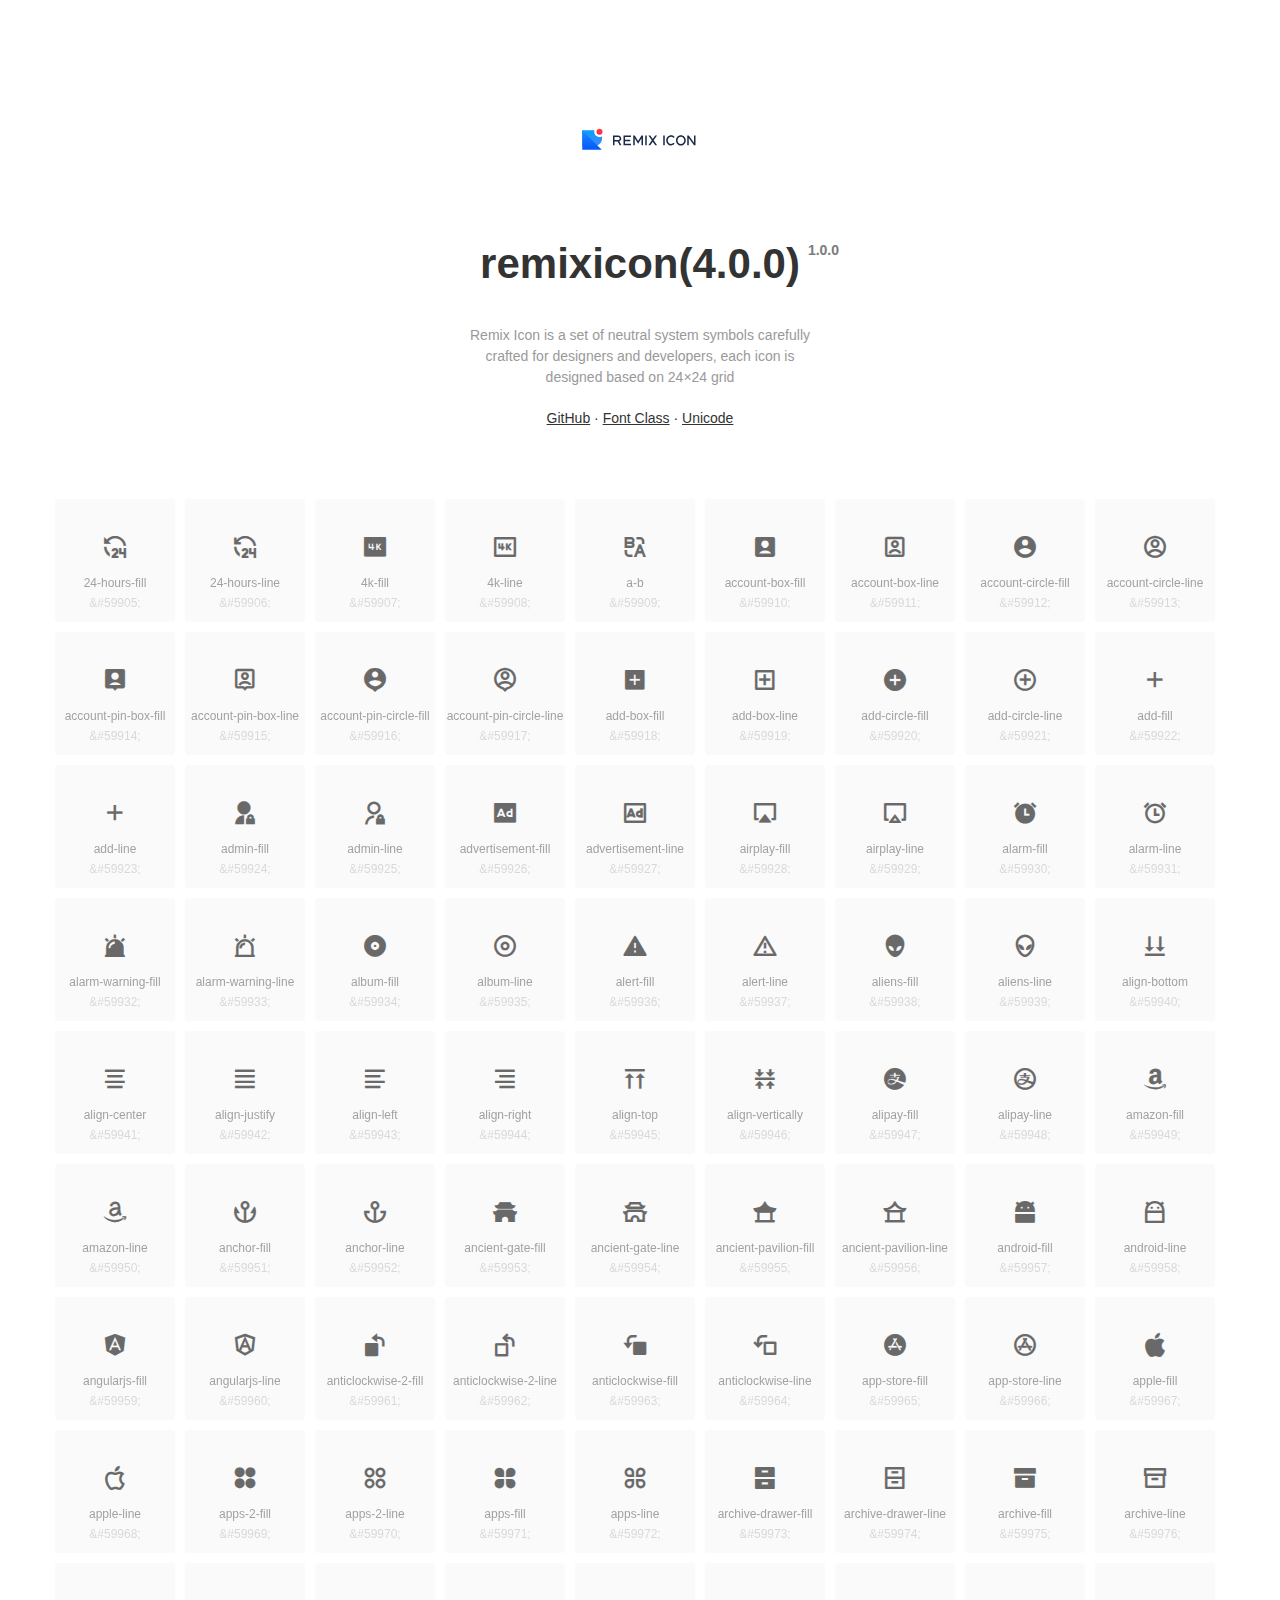
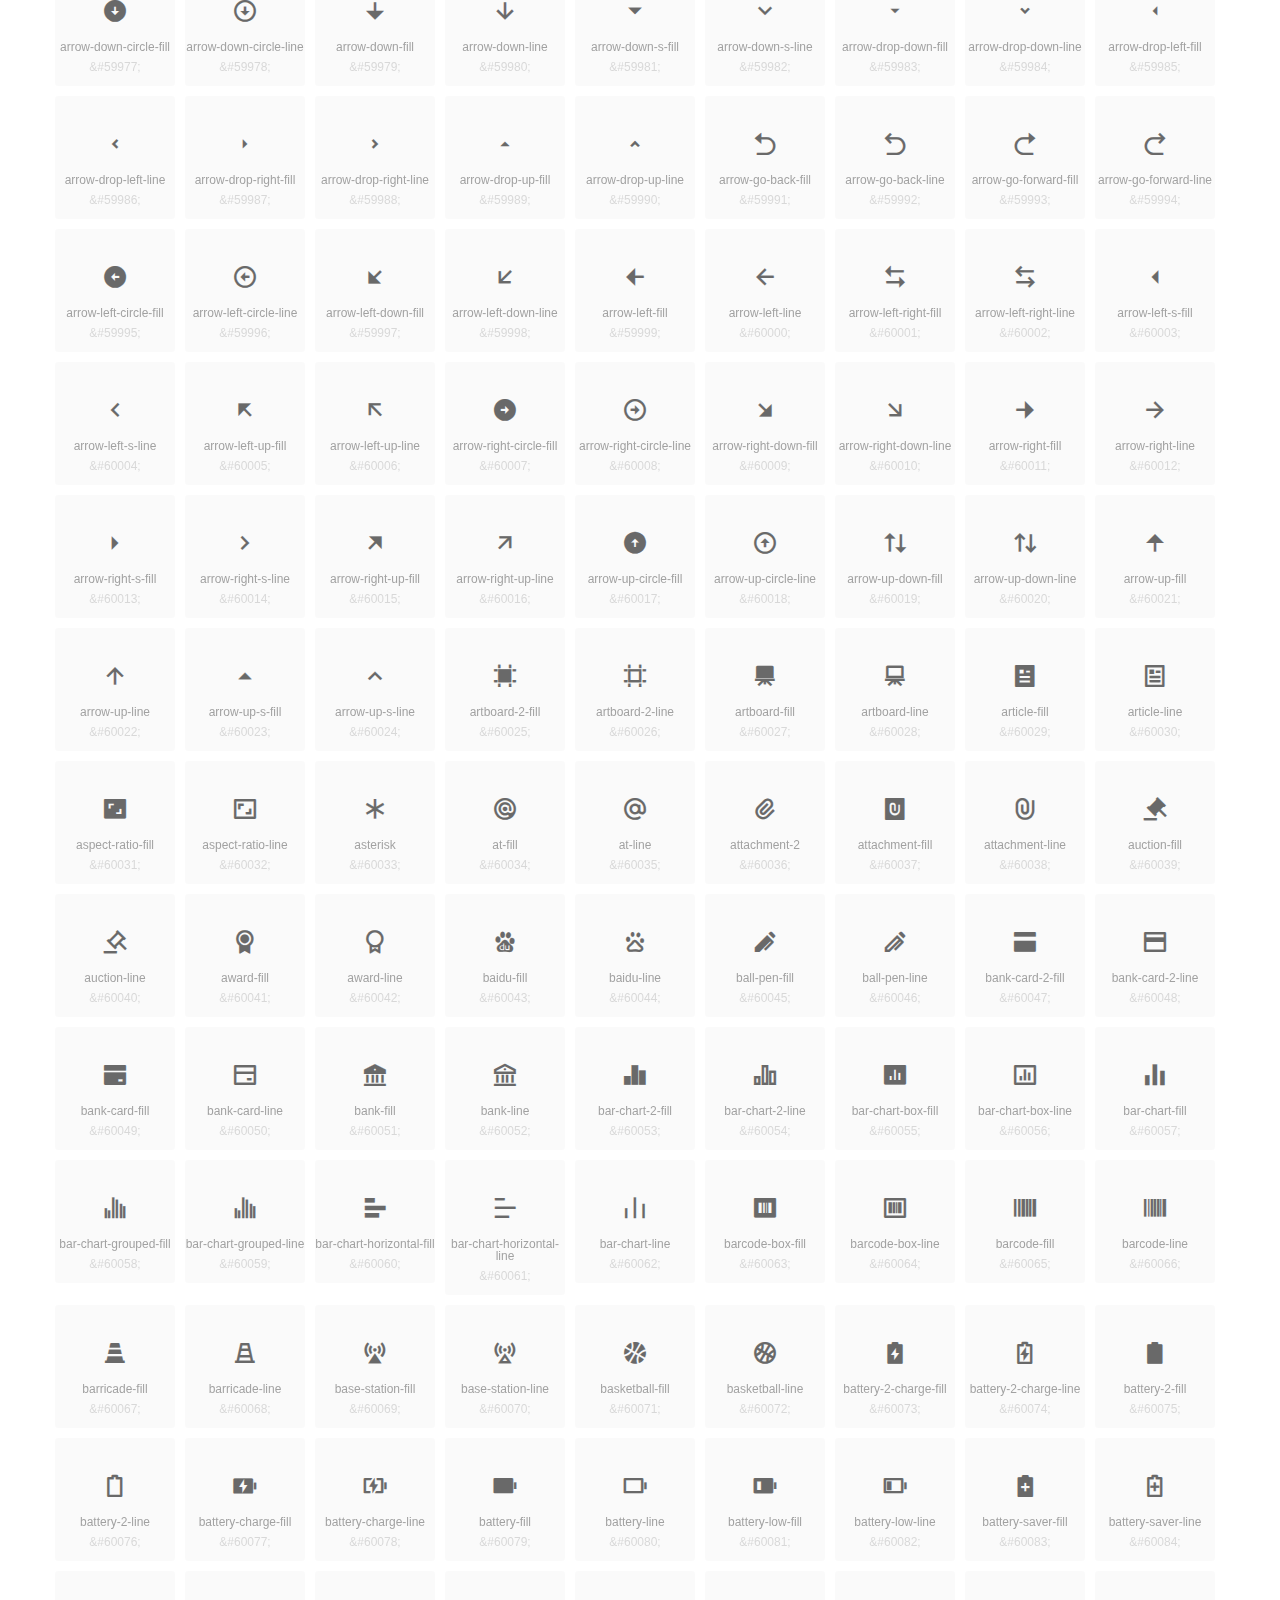
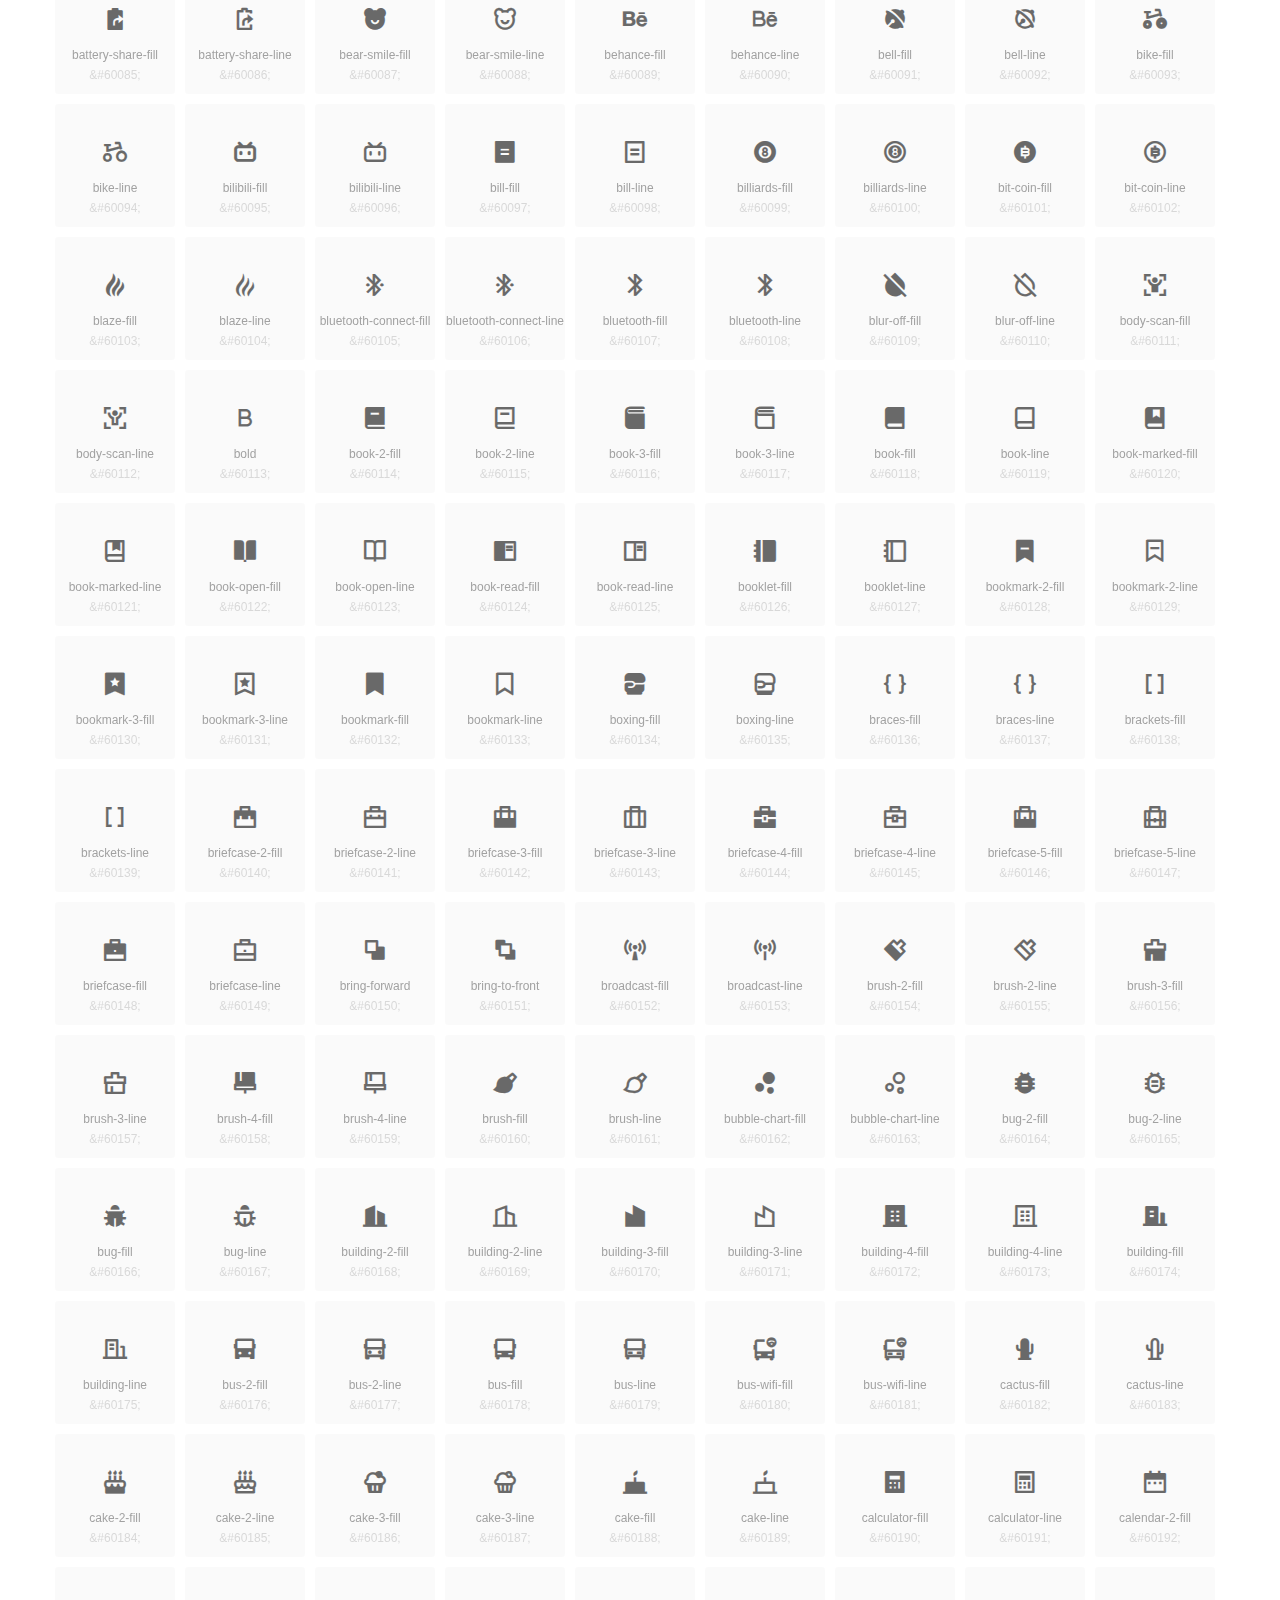
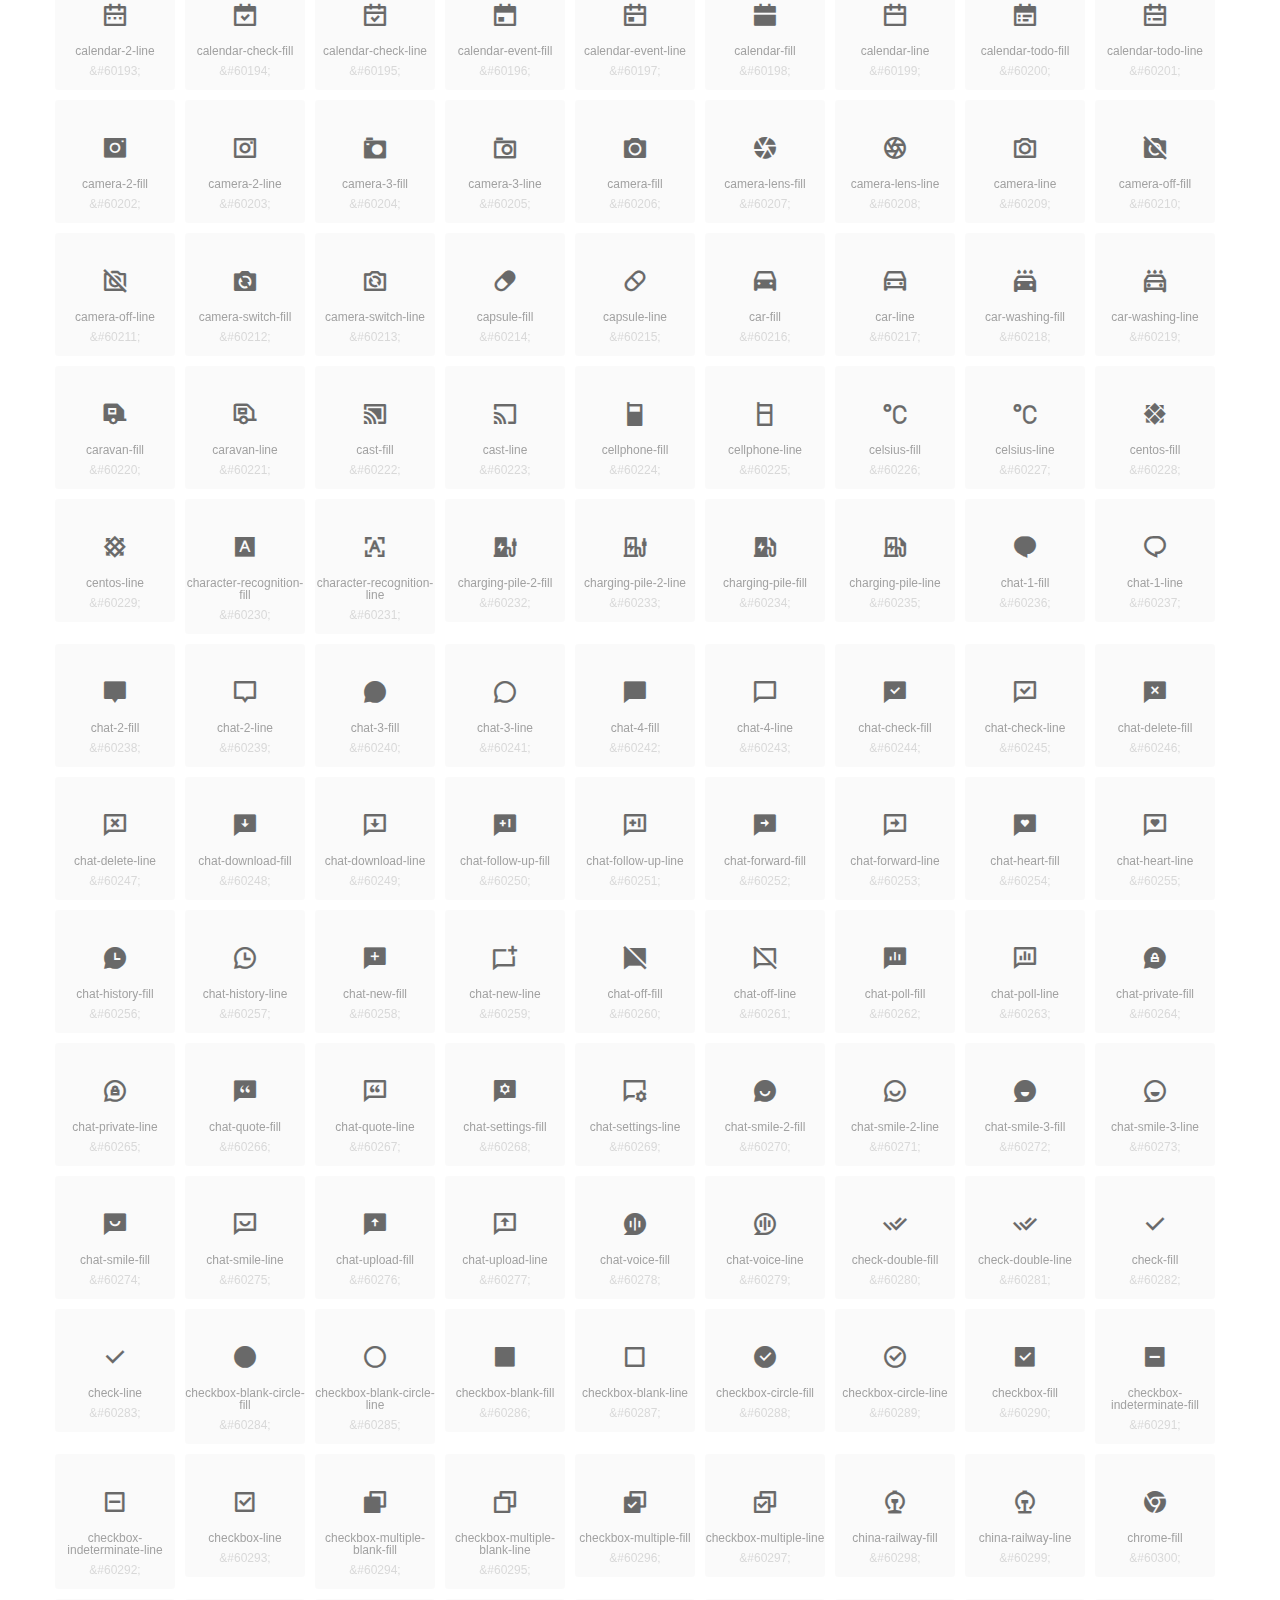
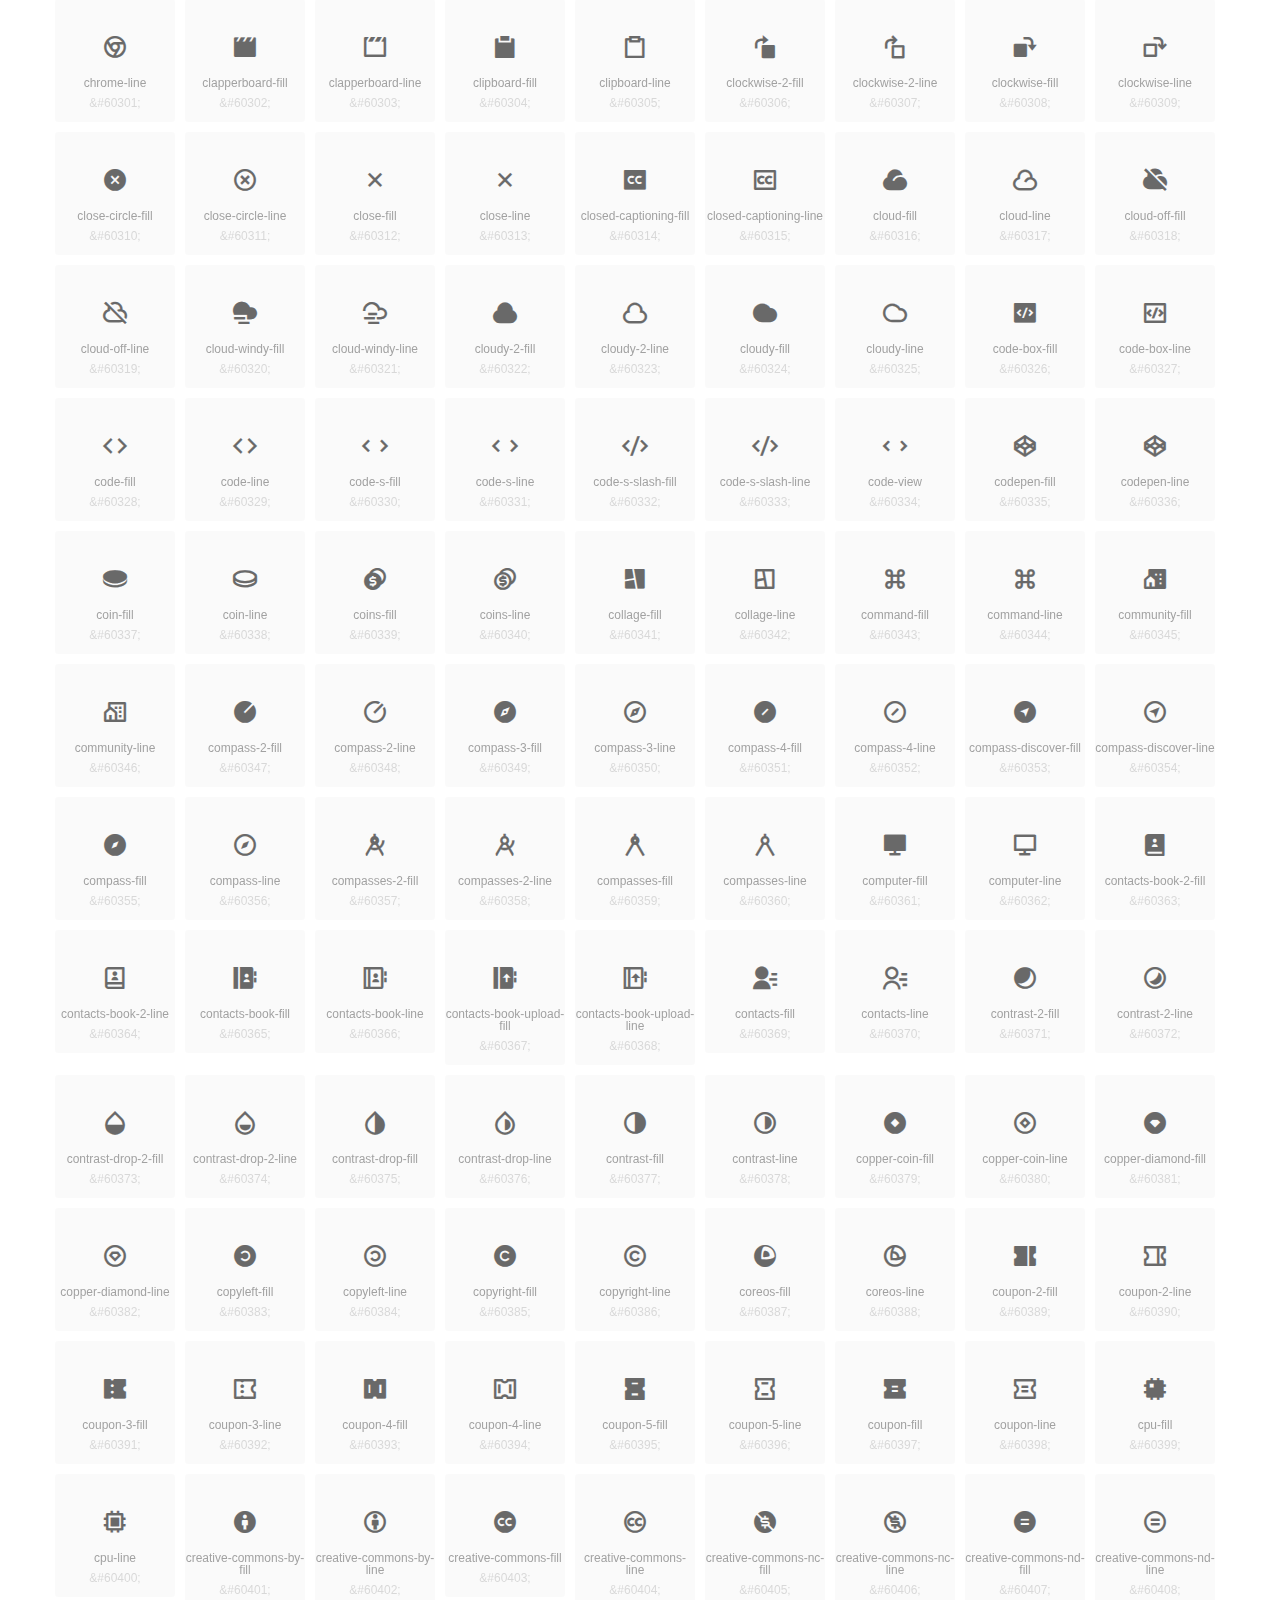
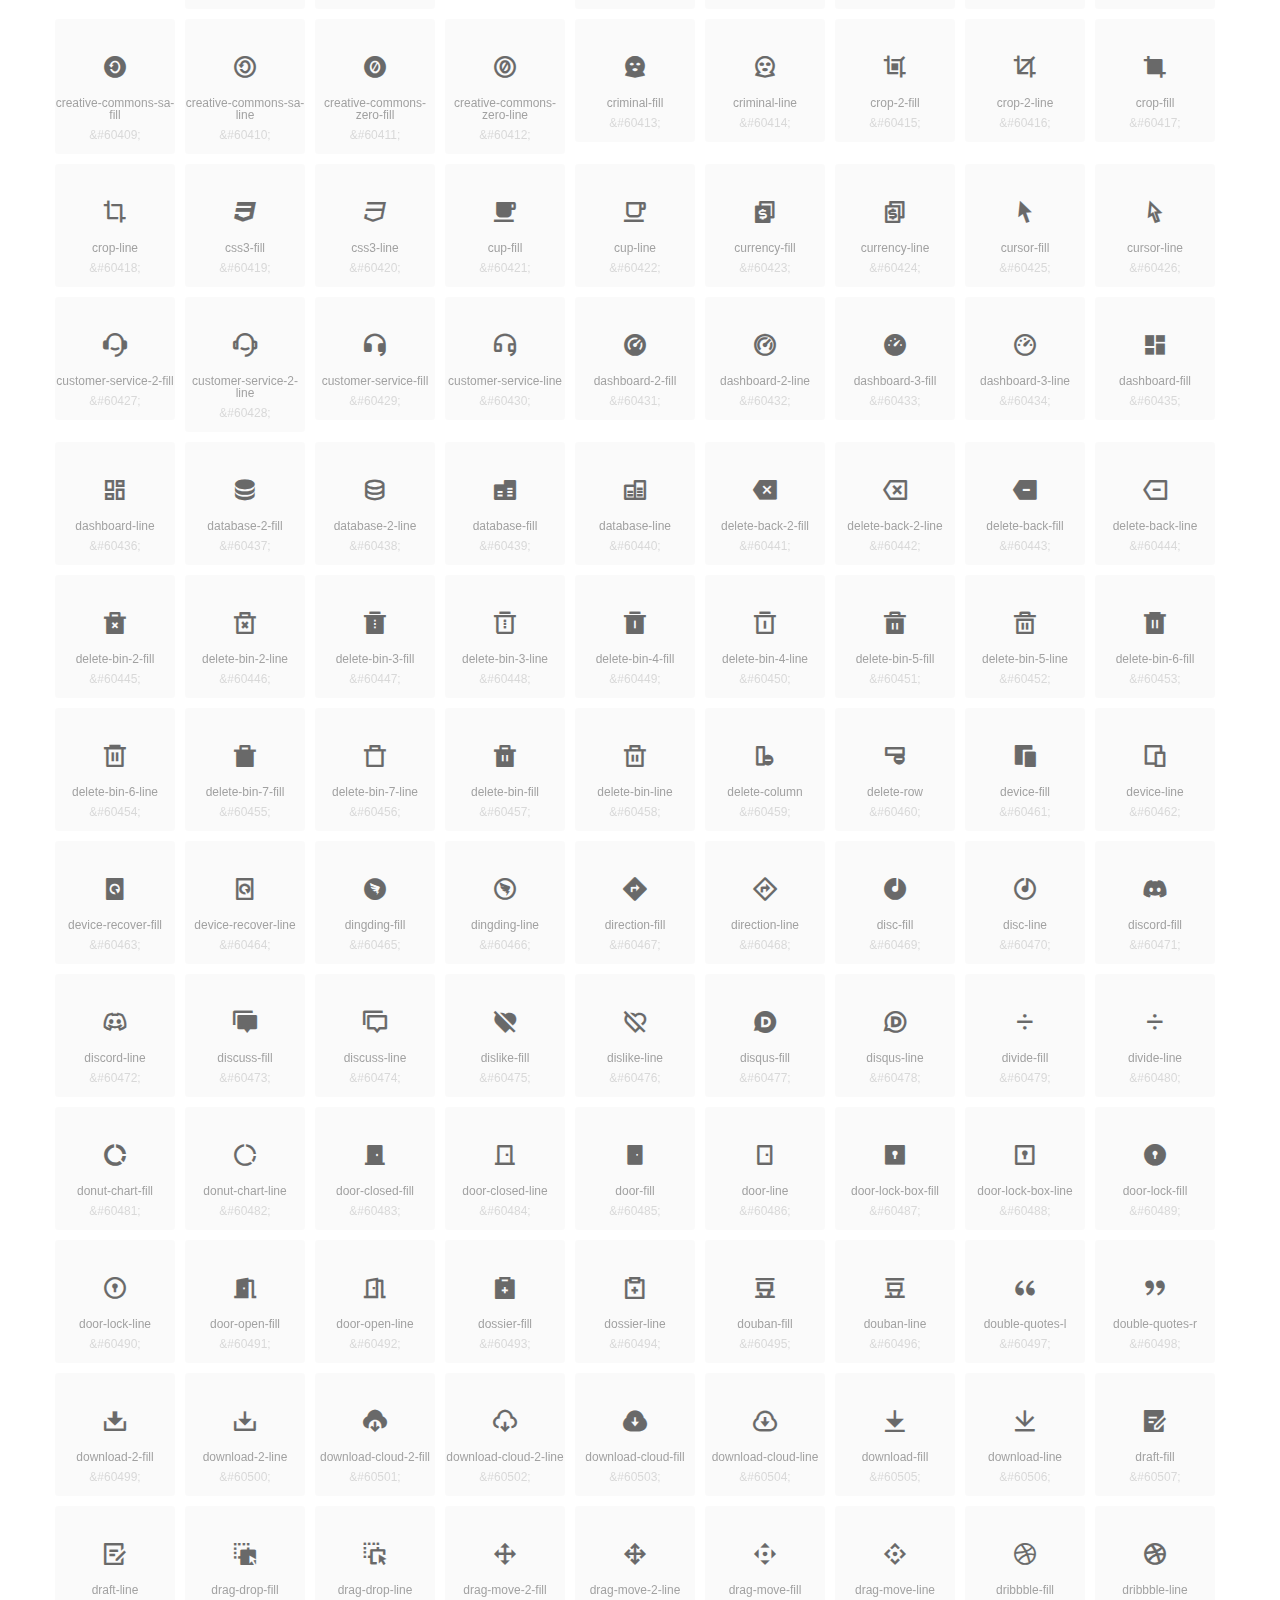
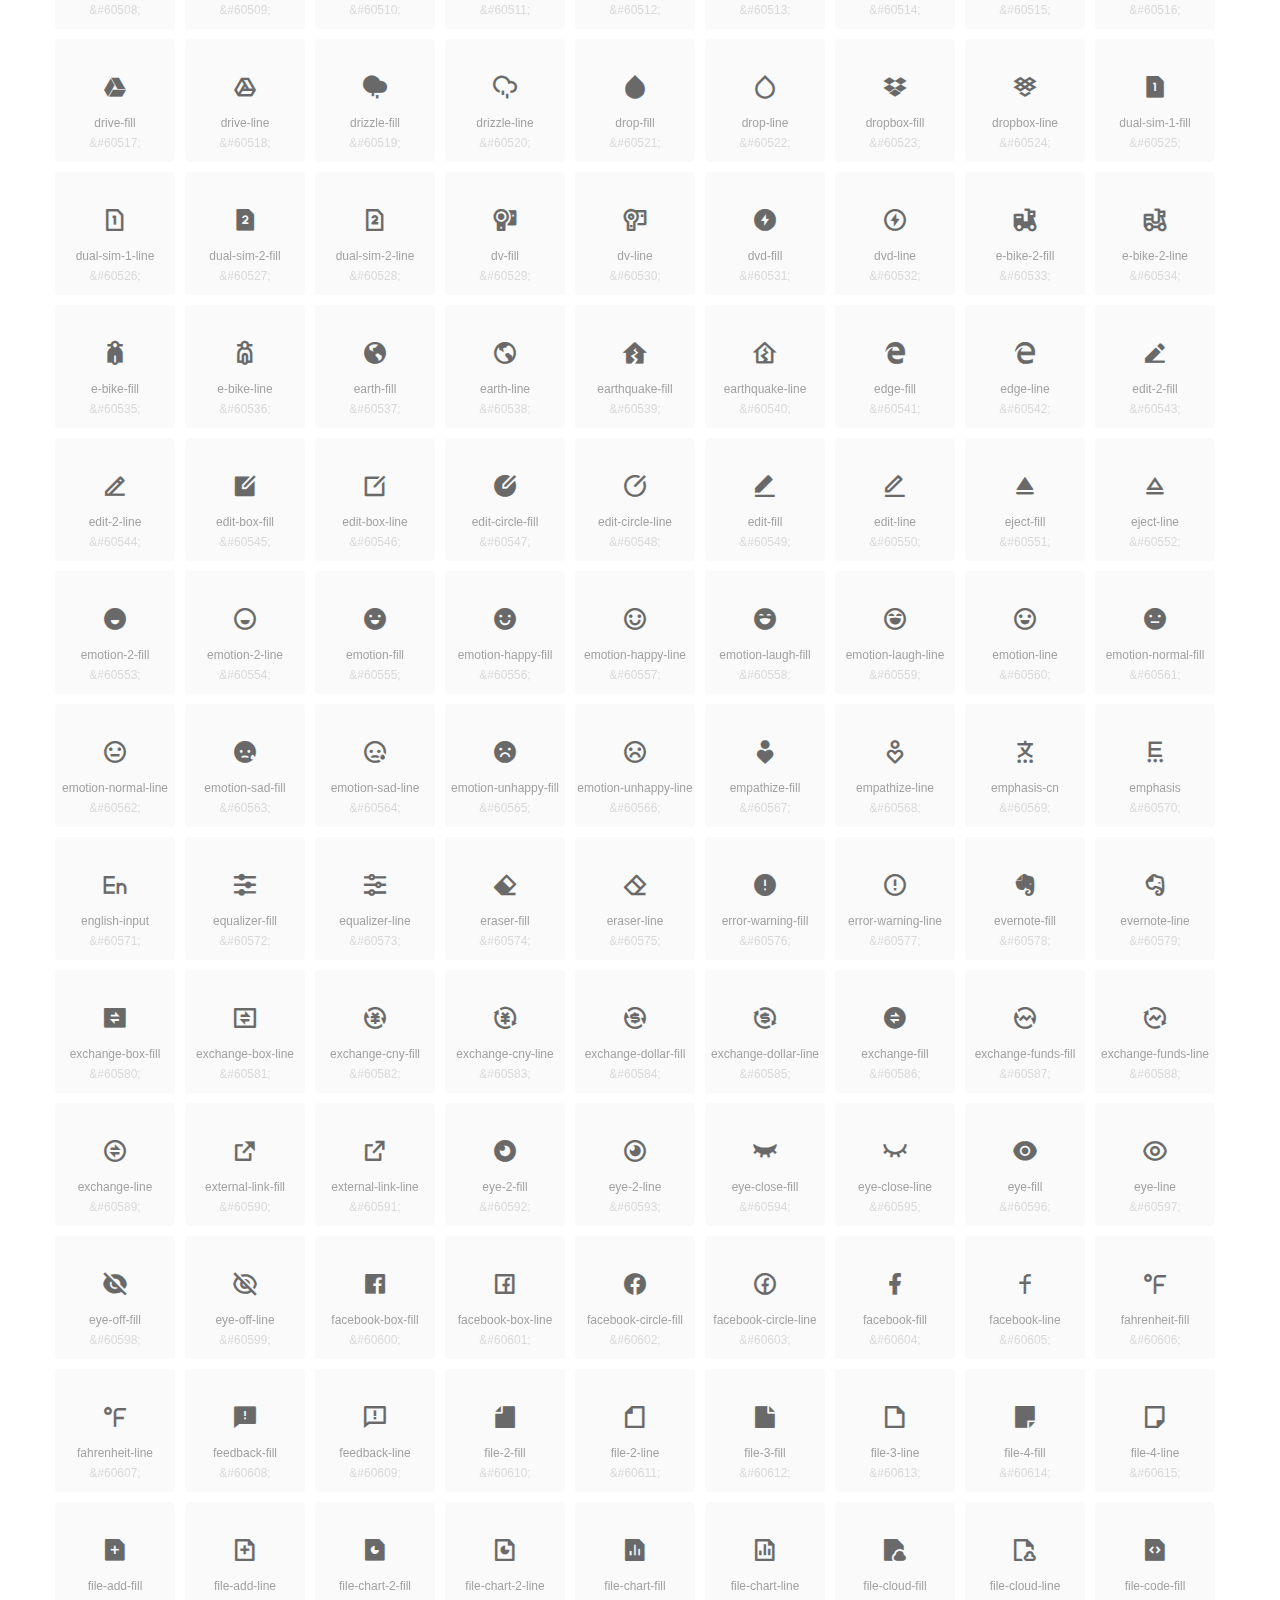
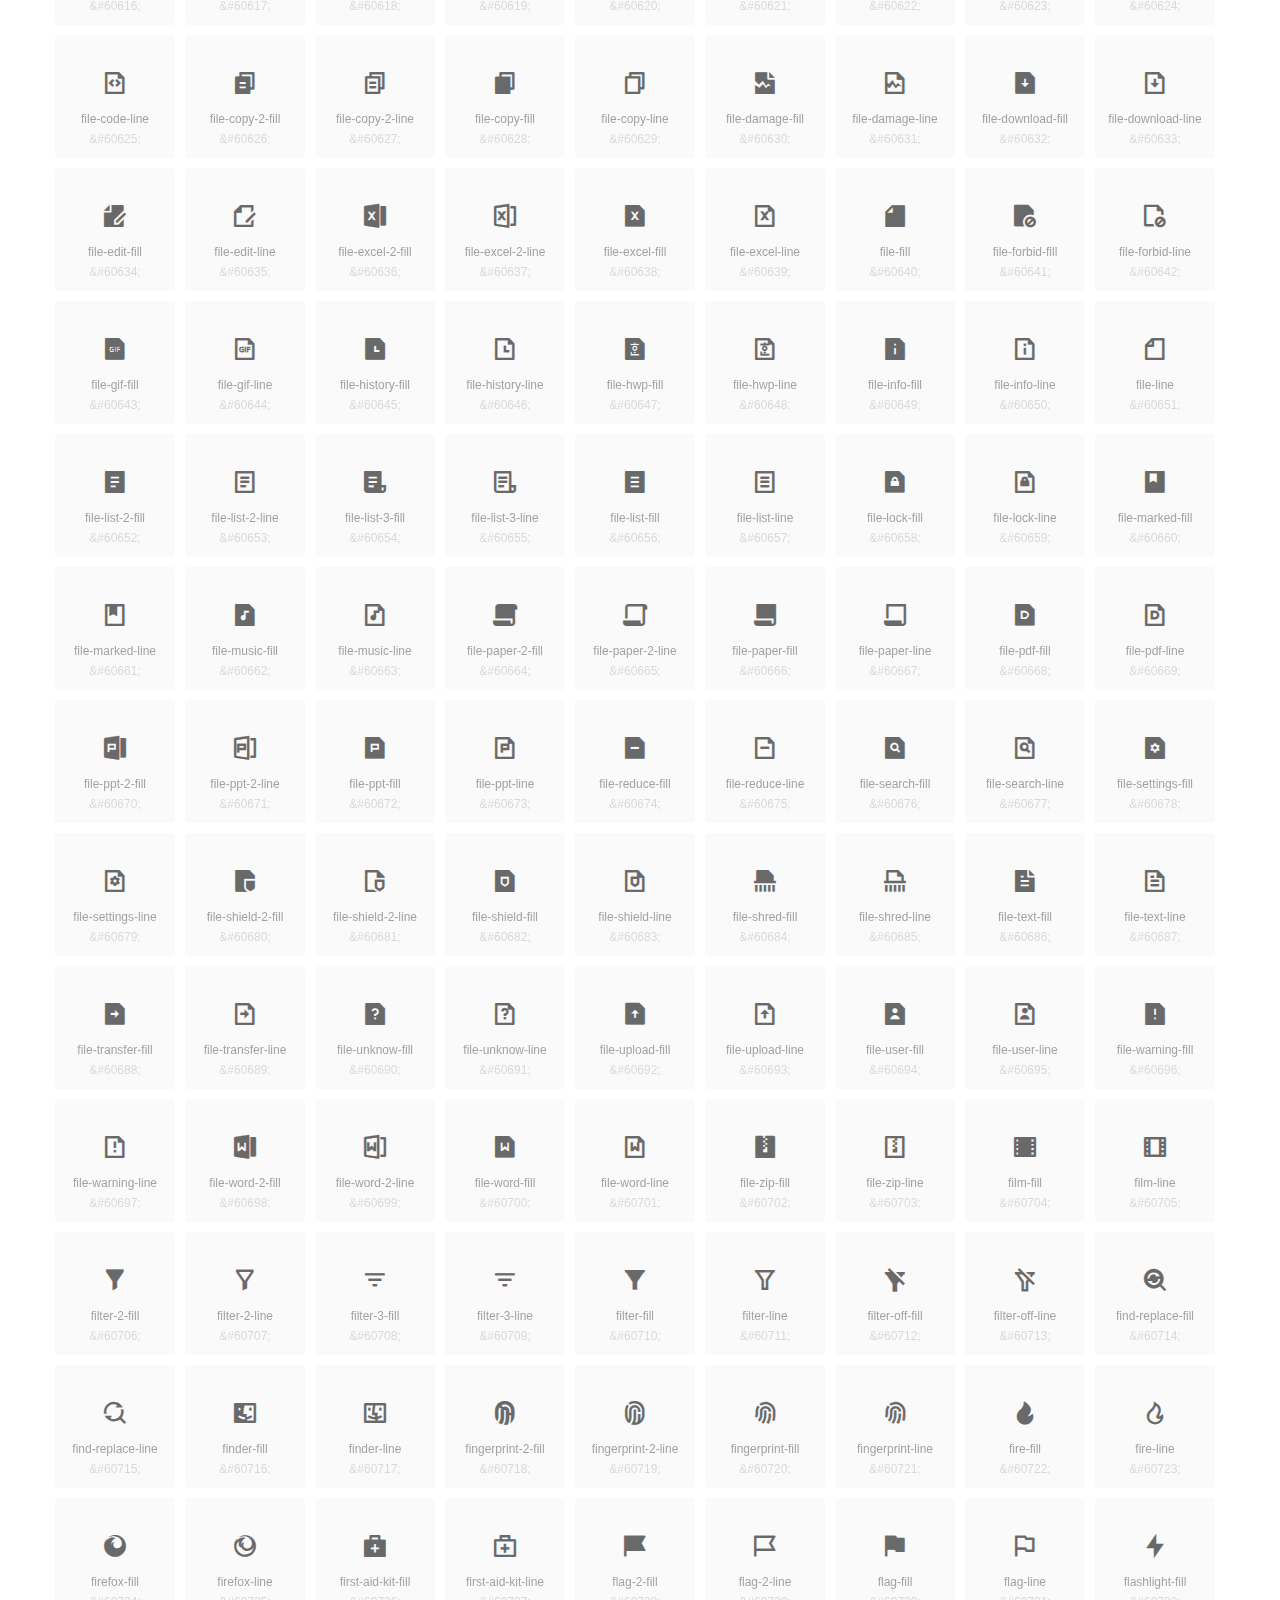
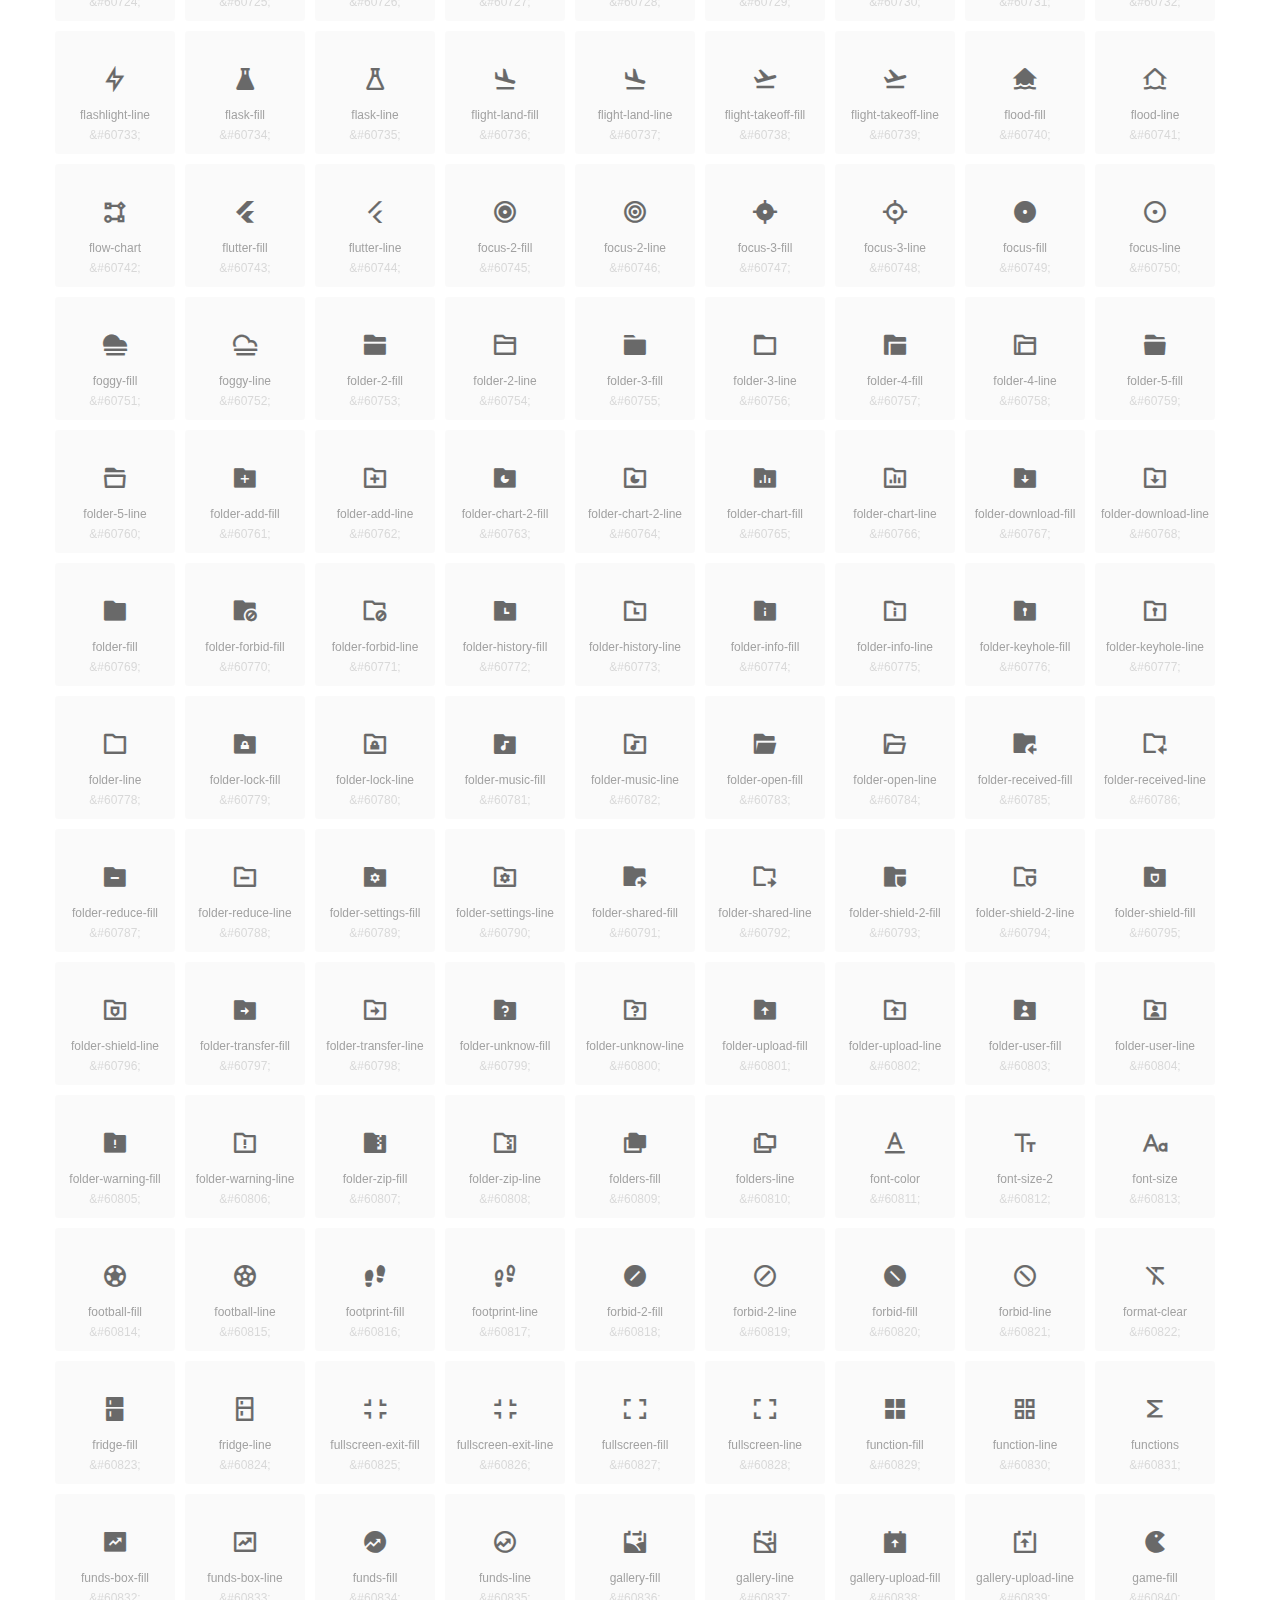
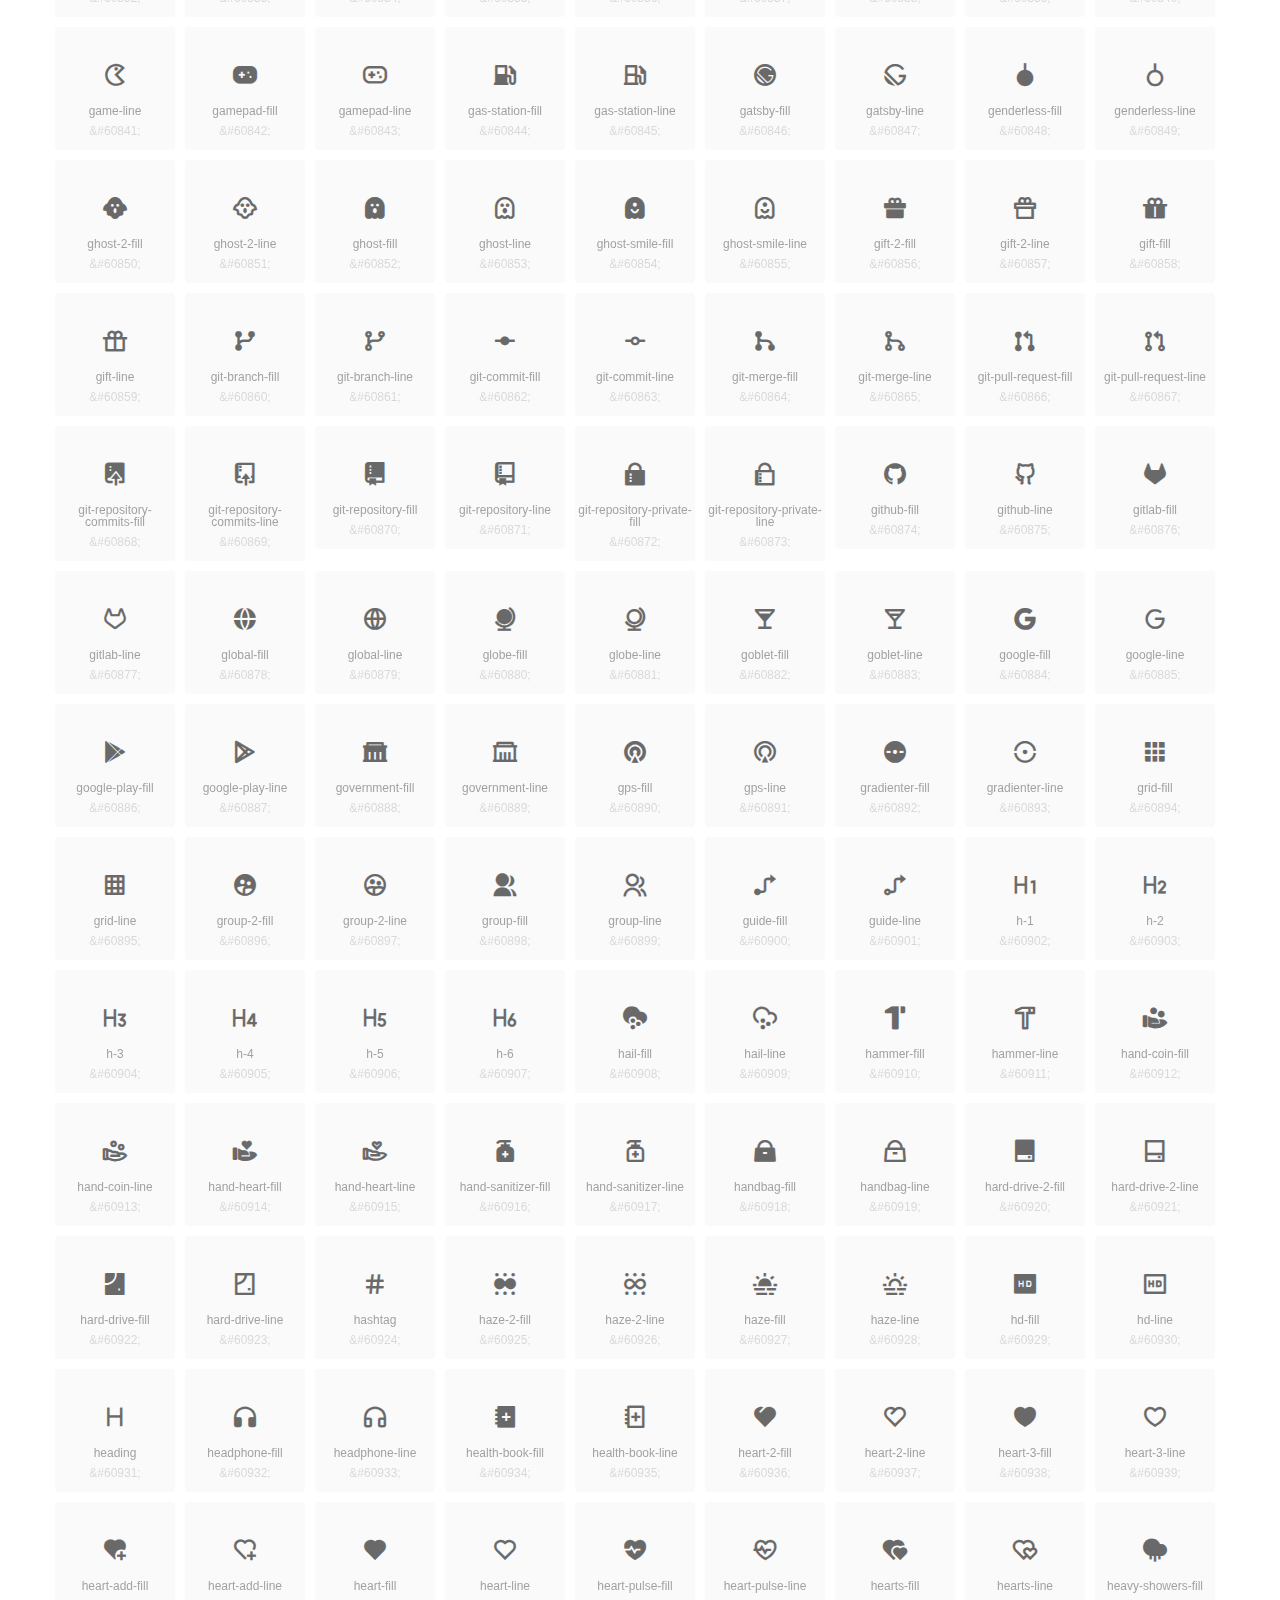
<file: fonts/unicode.html>
<!DOCTYPE html>
<html lang="en">
<head>
  <meta charset="UTF-8">
  <title>remixicon(4.0.0)</title>
  <meta name="viewport" content="width=device-width,minimum-scale=1.0,maximum-scale=1.0,user-scalable=no">
   
  <meta name="description" content="Remix Icon is a set of neutral system symbols carefully crafted for designers and developers, each icon is designed based on 24×24 grid">
   
  <meta name="keywords" content="remixicon,TTF,EOT,WOFF,WOFF2,SVG">
  
  
  
  <style>
    *{margin: 0;padding: 0;list-style: none;}
    body { color: #696969; font: 12px/1.5 tahoma, arial, \5b8b\4f53, sans-serif; }
    a { color: #333; text-decoration: underline; }
    a:hover { color: rgb(9, 73, 209); }
    .header { color: #333; text-align: center; padding: 80px 0 60px 0; min-height: 153px; font-size: 14px; }
    .header .logo svg { height: 120px; width: 120px; }
    .header h1 { font-size: 42px; padding: 26px 0 10px 0; }
    .header sup {font-size: 14px; margin: 8px 0 0 8px; position: absolute; color: #7b7b7b; }
    .info {
      color: #999;
      font-weight: normal;
      max-width: 346px;
      margin: 0 auto;
      padding: 20px 0;
      font-size: 14px;
    }

    .icons { max-width: 1190px; margin: 0 auto; }
    .icons ul { text-align: center; }
    .icons ul li {
      vertical-align: top;
      width: 120px;
      display: inline-block;
      text-align: center;
      background-color: rgba(0,0,0,.02);
      border-radius: 3px;
      padding: 29px 0 10px 0;
      margin-right: 10px;
      margin-top: 10px;
      transition: all 0.6s ease;
    }
    .icons ul li:hover { background-color: rgba(0,0,0,.06); }
    .icons ul li:hover span { color: #3c75e4; opacity: 1; }
    .icons ul li .unicode { color: #8c8c8c; opacity: 0.3; }
    .icons ul li h4 {
      font-weight: normal;
      padding: 10px 0 5px 0;
      display: block;
      color: #8c8c8c;
      font-size: 14px;
      line-height: 12px;
      opacity: 0.8;
    }
    .icons ul li:hover h4 { opacity: 1; }
    .icons ul li svg { width: 24px; height: 24px; }
    .icons ul li:hover { color: #3c75e4; }
    .footer { text-align: center; padding: 10px 0 90px 0; }
    .footer a { text-align: center; padding: 10px 0 90px 0; color: #696969;}
    .footer a:hover { color: #0949d1; }
    .links { text-align: center; padding: 50px 0 0 0; font-size: 14px; }
    
    
    .icons ul .unicode-icon span { display: block; }
    .icons ul .unicode-icon h4 { font-size: 12px; }
    @font-face {
      font-family: "remixicon";
      src: url("remixicon.eot");
      /* IE9*/
      src: url("remixicon.eot#iefix") format("embedded-opentype"),
      /* IE6-IE8 */
      url("remixicon.woff2?1702724036787") format("woff2"),
      url("remixicon.woff?1702724036787") format("woff"),
      /* chrome, firefox */
      url("remixicon.ttf?1702724036787") format("truetype"),
      /* chrome, firefox, opera, Safari, Android, iOS 4.2+*/
      url("remixicon.svg#remixicon?1702724036787") format("svg");
      /* iOS 4.1- */
    }
    .iconfont {
      font-family: "remixicon" !important;
      font-size: 26px;
      font-style: normal;
      -webkit-font-smoothing: antialiased;
      -webkit-text-stroke-width: 0.2px;
      -moz-osx-font-smoothing: grayscale;
    }
    
    
  </style>
  
</head>

<body>
  
  <div class="header">
    
    <div class="logo">
      <a href="./"><svg width="160" height="32" viewBox="0 0 160 32" fill="none" xmlns="http://www.w3.org/2000/svg">
<path d="M121.5 9.80005C123.33 9.80005 124.984 10.5797 126.165 11.8344L124.75 13.2496C123.929 12.3549 122.773 11.8 121.5 11.8C119.029 11.8 117 13.891 117 16.5C117 19.1091 119.029 21.2 121.5 21.2C122.773 21.2 123.929 20.6452 124.75 19.7505L126.165 21.1657C124.984 22.4204 123.33 23.2 121.5 23.2C117.91 23.2 115 20.2004 115 16.5C115 12.7997 117.91 9.80005 121.5 9.80005Z" fill="#1A2947"/>
<path d="M113 10V23H111V10H113Z" fill="#1A2947"/>
<path d="M154 23V9.99988H152L152 19.6019L144.997 9.99988L143 10.0039V23H145L145 13.3969L152 23H154Z" fill="#1A2947"/>
<path d="M68 10V12H60V15.5H67V17.5H60V21H68V23H58V10H68Z" fill="#1A2947"/>
<path d="M82 10L77.4999 17.201L73 10H71V23H73V13.775L77.4999 20.975L82 13.773V23H84V10H82Z" fill="#1A2947"/>
<path d="M89 10V23H87V10H89Z" fill="#1A2947"/>
<path d="M96.9999 14.7565L93.6689 9.99951H91.2279L95.7789 16.4995L91.2289 22.9995H93.6689L96.9999 18.2435L100.33 22.9995H102.772L98.2209 16.4995L102.773 9.99951H100.33L96.9999 14.7565Z" fill="#1A2947"/>
<path fill-rule="evenodd" clip-rule="evenodd" d="M141 16.5C141 12.7997 138.09 9.80005 134.5 9.80005C130.91 9.80005 128 12.7997 128 16.5C128 20.2004 130.91 23.2 134.5 23.2C138.09 23.2 141 20.2004 141 16.5ZM130 16.5C130 13.891 132.029 11.8 134.5 11.8C136.971 11.8 139 13.891 139 16.5C139 19.1091 136.971 21.2 134.5 21.2C132.029 21.2 130 19.1091 130 16.5Z" fill="#1A2947"/>
<path fill-rule="evenodd" clip-rule="evenodd" d="M51 10C53.2091 10 55 11.7909 55 14C55 15.7175 53.9176 17.1821 52.3977 17.749L55.1901 22.999H52.9251L50.267 18H46V23H44V10H51ZM46 11.999V15.999L51 16C52.1046 16 53 15.1046 53 14C53 12.8955 52.1 12 51 12L46 11.999Z" fill="#1A2947"/>
<path fill-rule="evenodd" clip-rule="evenodd" d="M19.2887 3.00389C19.1928 3.0013 19.0965 3 19 3H3V24H19C24.799 24 29.5 19.299 29.5 13.5C29.5 12.7108 29.4129 11.942 29.2479 11.2025C28.2772 11.7119 27.1722 12 26 12C22.134 12 19 8.86599 19 5C19 4.30645 19.1009 3.63646 19.2887 3.00389Z" fill="url(#paint0_linear_960_1054)"/>
<g filter="url(#filter0_b_960_1054)">
<path fill-rule="evenodd" clip-rule="evenodd" d="M3 3L29 29H3V3Z" fill="url(#paint1_linear_960_1054)"/>
</g>
<circle cx="26" cy="5" r="4" fill="url(#paint2_linear_960_1054)"/>
<defs>
<filter id="filter0_b_960_1054" x="-2.43656" y="-2.43656" width="36.8731" height="36.8731" filterUnits="userSpaceOnUse" color-interpolation-filters="sRGB">
<feFlood flood-opacity="0" result="BackgroundImageFix"/>
<feGaussianBlur in="BackgroundImage" stdDeviation="2.71828"/>
<feComposite in2="SourceAlpha" operator="in" result="effect1_backgroundBlur_960_1054"/>
<feBlend mode="normal" in="SourceGraphic" in2="effect1_backgroundBlur_960_1054" result="shape"/>
</filter>
<linearGradient id="paint0_linear_960_1054" x1="3" y1="3" x2="3" y2="24" gradientUnits="userSpaceOnUse">
<stop stop-color="#05A0FA"/>
<stop offset="1" stop-color="#4785FF"/>
</linearGradient>
<linearGradient id="paint1_linear_960_1054" x1="3" y1="3" x2="3" y2="29" gradientUnits="userSpaceOnUse">
<stop stop-color="#1A8CFF"/>
<stop offset="1" stop-color="#0557FA"/>
</linearGradient>
<linearGradient id="paint2_linear_960_1054" x1="22" y1="1" x2="22" y2="9" gradientUnits="userSpaceOnUse">
<stop stop-color="#FF463A"/>
<stop offset="1" stop-color="#FF1F5A"/>
</linearGradient>
</defs>
</svg>
</a>
    </div>
    
    <h1>remixicon(4.0.0)<sup>1.0.0</sup></h1>
    <div class="info">
      Remix Icon is a set of neutral system symbols carefully crafted for designers and developers, each icon is designed based on 24×24 grid
    </div>
    <p>
      
      <a href="https://github.com/Remix-Design/remixicon.git">GitHub</a> · 
      
      <a href="index.html">Font Class</a> · 
      
      <a href="unicode.html">Unicode</a>
      
    </p>
  </div>
  <div class="icons">
    <ul>
      <li class="unicode-icon"><span class="iconfont"></span><h4>24-hours-fill</h4><span class="unicode">&amp;#59905;</span></li><li class="unicode-icon"><span class="iconfont"></span><h4>24-hours-line</h4><span class="unicode">&amp;#59906;</span></li><li class="unicode-icon"><span class="iconfont"></span><h4>4k-fill</h4><span class="unicode">&amp;#59907;</span></li><li class="unicode-icon"><span class="iconfont"></span><h4>4k-line</h4><span class="unicode">&amp;#59908;</span></li><li class="unicode-icon"><span class="iconfont"></span><h4>a-b</h4><span class="unicode">&amp;#59909;</span></li><li class="unicode-icon"><span class="iconfont"></span><h4>account-box-fill</h4><span class="unicode">&amp;#59910;</span></li><li class="unicode-icon"><span class="iconfont"></span><h4>account-box-line</h4><span class="unicode">&amp;#59911;</span></li><li class="unicode-icon"><span class="iconfont"></span><h4>account-circle-fill</h4><span class="unicode">&amp;#59912;</span></li><li class="unicode-icon"><span class="iconfont"></span><h4>account-circle-line</h4><span class="unicode">&amp;#59913;</span></li><li class="unicode-icon"><span class="iconfont"></span><h4>account-pin-box-fill</h4><span class="unicode">&amp;#59914;</span></li><li class="unicode-icon"><span class="iconfont"></span><h4>account-pin-box-line</h4><span class="unicode">&amp;#59915;</span></li><li class="unicode-icon"><span class="iconfont"></span><h4>account-pin-circle-fill</h4><span class="unicode">&amp;#59916;</span></li><li class="unicode-icon"><span class="iconfont"></span><h4>account-pin-circle-line</h4><span class="unicode">&amp;#59917;</span></li><li class="unicode-icon"><span class="iconfont"></span><h4>add-box-fill</h4><span class="unicode">&amp;#59918;</span></li><li class="unicode-icon"><span class="iconfont"></span><h4>add-box-line</h4><span class="unicode">&amp;#59919;</span></li><li class="unicode-icon"><span class="iconfont"></span><h4>add-circle-fill</h4><span class="unicode">&amp;#59920;</span></li><li class="unicode-icon"><span class="iconfont"></span><h4>add-circle-line</h4><span class="unicode">&amp;#59921;</span></li><li class="unicode-icon"><span class="iconfont"></span><h4>add-fill</h4><span class="unicode">&amp;#59922;</span></li><li class="unicode-icon"><span class="iconfont"></span><h4>add-line</h4><span class="unicode">&amp;#59923;</span></li><li class="unicode-icon"><span class="iconfont"></span><h4>admin-fill</h4><span class="unicode">&amp;#59924;</span></li><li class="unicode-icon"><span class="iconfont"></span><h4>admin-line</h4><span class="unicode">&amp;#59925;</span></li><li class="unicode-icon"><span class="iconfont"></span><h4>advertisement-fill</h4><span class="unicode">&amp;#59926;</span></li><li class="unicode-icon"><span class="iconfont"></span><h4>advertisement-line</h4><span class="unicode">&amp;#59927;</span></li><li class="unicode-icon"><span class="iconfont"></span><h4>airplay-fill</h4><span class="unicode">&amp;#59928;</span></li><li class="unicode-icon"><span class="iconfont"></span><h4>airplay-line</h4><span class="unicode">&amp;#59929;</span></li><li class="unicode-icon"><span class="iconfont"></span><h4>alarm-fill</h4><span class="unicode">&amp;#59930;</span></li><li class="unicode-icon"><span class="iconfont"></span><h4>alarm-line</h4><span class="unicode">&amp;#59931;</span></li><li class="unicode-icon"><span class="iconfont"></span><h4>alarm-warning-fill</h4><span class="unicode">&amp;#59932;</span></li><li class="unicode-icon"><span class="iconfont"></span><h4>alarm-warning-line</h4><span class="unicode">&amp;#59933;</span></li><li class="unicode-icon"><span class="iconfont"></span><h4>album-fill</h4><span class="unicode">&amp;#59934;</span></li><li class="unicode-icon"><span class="iconfont"></span><h4>album-line</h4><span class="unicode">&amp;#59935;</span></li><li class="unicode-icon"><span class="iconfont"></span><h4>alert-fill</h4><span class="unicode">&amp;#59936;</span></li><li class="unicode-icon"><span class="iconfont"></span><h4>alert-line</h4><span class="unicode">&amp;#59937;</span></li><li class="unicode-icon"><span class="iconfont"></span><h4>aliens-fill</h4><span class="unicode">&amp;#59938;</span></li><li class="unicode-icon"><span class="iconfont"></span><h4>aliens-line</h4><span class="unicode">&amp;#59939;</span></li><li class="unicode-icon"><span class="iconfont"></span><h4>align-bottom</h4><span class="unicode">&amp;#59940;</span></li><li class="unicode-icon"><span class="iconfont"></span><h4>align-center</h4><span class="unicode">&amp;#59941;</span></li><li class="unicode-icon"><span class="iconfont"></span><h4>align-justify</h4><span class="unicode">&amp;#59942;</span></li><li class="unicode-icon"><span class="iconfont"></span><h4>align-left</h4><span class="unicode">&amp;#59943;</span></li><li class="unicode-icon"><span class="iconfont"></span><h4>align-right</h4><span class="unicode">&amp;#59944;</span></li><li class="unicode-icon"><span class="iconfont"></span><h4>align-top</h4><span class="unicode">&amp;#59945;</span></li><li class="unicode-icon"><span class="iconfont"></span><h4>align-vertically</h4><span class="unicode">&amp;#59946;</span></li><li class="unicode-icon"><span class="iconfont"></span><h4>alipay-fill</h4><span class="unicode">&amp;#59947;</span></li><li class="unicode-icon"><span class="iconfont"></span><h4>alipay-line</h4><span class="unicode">&amp;#59948;</span></li><li class="unicode-icon"><span class="iconfont"></span><h4>amazon-fill</h4><span class="unicode">&amp;#59949;</span></li><li class="unicode-icon"><span class="iconfont"></span><h4>amazon-line</h4><span class="unicode">&amp;#59950;</span></li><li class="unicode-icon"><span class="iconfont"></span><h4>anchor-fill</h4><span class="unicode">&amp;#59951;</span></li><li class="unicode-icon"><span class="iconfont"></span><h4>anchor-line</h4><span class="unicode">&amp;#59952;</span></li><li class="unicode-icon"><span class="iconfont"></span><h4>ancient-gate-fill</h4><span class="unicode">&amp;#59953;</span></li><li class="unicode-icon"><span class="iconfont"></span><h4>ancient-gate-line</h4><span class="unicode">&amp;#59954;</span></li><li class="unicode-icon"><span class="iconfont"></span><h4>ancient-pavilion-fill</h4><span class="unicode">&amp;#59955;</span></li><li class="unicode-icon"><span class="iconfont"></span><h4>ancient-pavilion-line</h4><span class="unicode">&amp;#59956;</span></li><li class="unicode-icon"><span class="iconfont"></span><h4>android-fill</h4><span class="unicode">&amp;#59957;</span></li><li class="unicode-icon"><span class="iconfont"></span><h4>android-line</h4><span class="unicode">&amp;#59958;</span></li><li class="unicode-icon"><span class="iconfont"></span><h4>angularjs-fill</h4><span class="unicode">&amp;#59959;</span></li><li class="unicode-icon"><span class="iconfont"></span><h4>angularjs-line</h4><span class="unicode">&amp;#59960;</span></li><li class="unicode-icon"><span class="iconfont"></span><h4>anticlockwise-2-fill</h4><span class="unicode">&amp;#59961;</span></li><li class="unicode-icon"><span class="iconfont"></span><h4>anticlockwise-2-line</h4><span class="unicode">&amp;#59962;</span></li><li class="unicode-icon"><span class="iconfont"></span><h4>anticlockwise-fill</h4><span class="unicode">&amp;#59963;</span></li><li class="unicode-icon"><span class="iconfont"></span><h4>anticlockwise-line</h4><span class="unicode">&amp;#59964;</span></li><li class="unicode-icon"><span class="iconfont"></span><h4>app-store-fill</h4><span class="unicode">&amp;#59965;</span></li><li class="unicode-icon"><span class="iconfont"></span><h4>app-store-line</h4><span class="unicode">&amp;#59966;</span></li><li class="unicode-icon"><span class="iconfont"></span><h4>apple-fill</h4><span class="unicode">&amp;#59967;</span></li><li class="unicode-icon"><span class="iconfont"></span><h4>apple-line</h4><span class="unicode">&amp;#59968;</span></li><li class="unicode-icon"><span class="iconfont"></span><h4>apps-2-fill</h4><span class="unicode">&amp;#59969;</span></li><li class="unicode-icon"><span class="iconfont"></span><h4>apps-2-line</h4><span class="unicode">&amp;#59970;</span></li><li class="unicode-icon"><span class="iconfont"></span><h4>apps-fill</h4><span class="unicode">&amp;#59971;</span></li><li class="unicode-icon"><span class="iconfont"></span><h4>apps-line</h4><span class="unicode">&amp;#59972;</span></li><li class="unicode-icon"><span class="iconfont"></span><h4>archive-drawer-fill</h4><span class="unicode">&amp;#59973;</span></li><li class="unicode-icon"><span class="iconfont"></span><h4>archive-drawer-line</h4><span class="unicode">&amp;#59974;</span></li><li class="unicode-icon"><span class="iconfont"></span><h4>archive-fill</h4><span class="unicode">&amp;#59975;</span></li><li class="unicode-icon"><span class="iconfont"></span><h4>archive-line</h4><span class="unicode">&amp;#59976;</span></li><li class="unicode-icon"><span class="iconfont"></span><h4>arrow-down-circle-fill</h4><span class="unicode">&amp;#59977;</span></li><li class="unicode-icon"><span class="iconfont"></span><h4>arrow-down-circle-line</h4><span class="unicode">&amp;#59978;</span></li><li class="unicode-icon"><span class="iconfont"></span><h4>arrow-down-fill</h4><span class="unicode">&amp;#59979;</span></li><li class="unicode-icon"><span class="iconfont"></span><h4>arrow-down-line</h4><span class="unicode">&amp;#59980;</span></li><li class="unicode-icon"><span class="iconfont"></span><h4>arrow-down-s-fill</h4><span class="unicode">&amp;#59981;</span></li><li class="unicode-icon"><span class="iconfont"></span><h4>arrow-down-s-line</h4><span class="unicode">&amp;#59982;</span></li><li class="unicode-icon"><span class="iconfont"></span><h4>arrow-drop-down-fill</h4><span class="unicode">&amp;#59983;</span></li><li class="unicode-icon"><span class="iconfont"></span><h4>arrow-drop-down-line</h4><span class="unicode">&amp;#59984;</span></li><li class="unicode-icon"><span class="iconfont"></span><h4>arrow-drop-left-fill</h4><span class="unicode">&amp;#59985;</span></li><li class="unicode-icon"><span class="iconfont"></span><h4>arrow-drop-left-line</h4><span class="unicode">&amp;#59986;</span></li><li class="unicode-icon"><span class="iconfont"></span><h4>arrow-drop-right-fill</h4><span class="unicode">&amp;#59987;</span></li><li class="unicode-icon"><span class="iconfont"></span><h4>arrow-drop-right-line</h4><span class="unicode">&amp;#59988;</span></li><li class="unicode-icon"><span class="iconfont"></span><h4>arrow-drop-up-fill</h4><span class="unicode">&amp;#59989;</span></li><li class="unicode-icon"><span class="iconfont"></span><h4>arrow-drop-up-line</h4><span class="unicode">&amp;#59990;</span></li><li class="unicode-icon"><span class="iconfont"></span><h4>arrow-go-back-fill</h4><span class="unicode">&amp;#59991;</span></li><li class="unicode-icon"><span class="iconfont"></span><h4>arrow-go-back-line</h4><span class="unicode">&amp;#59992;</span></li><li class="unicode-icon"><span class="iconfont"></span><h4>arrow-go-forward-fill</h4><span class="unicode">&amp;#59993;</span></li><li class="unicode-icon"><span class="iconfont"></span><h4>arrow-go-forward-line</h4><span class="unicode">&amp;#59994;</span></li><li class="unicode-icon"><span class="iconfont"></span><h4>arrow-left-circle-fill</h4><span class="unicode">&amp;#59995;</span></li><li class="unicode-icon"><span class="iconfont"></span><h4>arrow-left-circle-line</h4><span class="unicode">&amp;#59996;</span></li><li class="unicode-icon"><span class="iconfont"></span><h4>arrow-left-down-fill</h4><span class="unicode">&amp;#59997;</span></li><li class="unicode-icon"><span class="iconfont"></span><h4>arrow-left-down-line</h4><span class="unicode">&amp;#59998;</span></li><li class="unicode-icon"><span class="iconfont"></span><h4>arrow-left-fill</h4><span class="unicode">&amp;#59999;</span></li><li class="unicode-icon"><span class="iconfont"></span><h4>arrow-left-line</h4><span class="unicode">&amp;#60000;</span></li><li class="unicode-icon"><span class="iconfont"></span><h4>arrow-left-right-fill</h4><span class="unicode">&amp;#60001;</span></li><li class="unicode-icon"><span class="iconfont"></span><h4>arrow-left-right-line</h4><span class="unicode">&amp;#60002;</span></li><li class="unicode-icon"><span class="iconfont"></span><h4>arrow-left-s-fill</h4><span class="unicode">&amp;#60003;</span></li><li class="unicode-icon"><span class="iconfont"></span><h4>arrow-left-s-line</h4><span class="unicode">&amp;#60004;</span></li><li class="unicode-icon"><span class="iconfont"></span><h4>arrow-left-up-fill</h4><span class="unicode">&amp;#60005;</span></li><li class="unicode-icon"><span class="iconfont"></span><h4>arrow-left-up-line</h4><span class="unicode">&amp;#60006;</span></li><li class="unicode-icon"><span class="iconfont"></span><h4>arrow-right-circle-fill</h4><span class="unicode">&amp;#60007;</span></li><li class="unicode-icon"><span class="iconfont"></span><h4>arrow-right-circle-line</h4><span class="unicode">&amp;#60008;</span></li><li class="unicode-icon"><span class="iconfont"></span><h4>arrow-right-down-fill</h4><span class="unicode">&amp;#60009;</span></li><li class="unicode-icon"><span class="iconfont"></span><h4>arrow-right-down-line</h4><span class="unicode">&amp;#60010;</span></li><li class="unicode-icon"><span class="iconfont"></span><h4>arrow-right-fill</h4><span class="unicode">&amp;#60011;</span></li><li class="unicode-icon"><span class="iconfont"></span><h4>arrow-right-line</h4><span class="unicode">&amp;#60012;</span></li><li class="unicode-icon"><span class="iconfont"></span><h4>arrow-right-s-fill</h4><span class="unicode">&amp;#60013;</span></li><li class="unicode-icon"><span class="iconfont"></span><h4>arrow-right-s-line</h4><span class="unicode">&amp;#60014;</span></li><li class="unicode-icon"><span class="iconfont"></span><h4>arrow-right-up-fill</h4><span class="unicode">&amp;#60015;</span></li><li class="unicode-icon"><span class="iconfont"></span><h4>arrow-right-up-line</h4><span class="unicode">&amp;#60016;</span></li><li class="unicode-icon"><span class="iconfont"></span><h4>arrow-up-circle-fill</h4><span class="unicode">&amp;#60017;</span></li><li class="unicode-icon"><span class="iconfont"></span><h4>arrow-up-circle-line</h4><span class="unicode">&amp;#60018;</span></li><li class="unicode-icon"><span class="iconfont"></span><h4>arrow-up-down-fill</h4><span class="unicode">&amp;#60019;</span></li><li class="unicode-icon"><span class="iconfont"></span><h4>arrow-up-down-line</h4><span class="unicode">&amp;#60020;</span></li><li class="unicode-icon"><span class="iconfont"></span><h4>arrow-up-fill</h4><span class="unicode">&amp;#60021;</span></li><li class="unicode-icon"><span class="iconfont"></span><h4>arrow-up-line</h4><span class="unicode">&amp;#60022;</span></li><li class="unicode-icon"><span class="iconfont"></span><h4>arrow-up-s-fill</h4><span class="unicode">&amp;#60023;</span></li><li class="unicode-icon"><span class="iconfont"></span><h4>arrow-up-s-line</h4><span class="unicode">&amp;#60024;</span></li><li class="unicode-icon"><span class="iconfont"></span><h4>artboard-2-fill</h4><span class="unicode">&amp;#60025;</span></li><li class="unicode-icon"><span class="iconfont"></span><h4>artboard-2-line</h4><span class="unicode">&amp;#60026;</span></li><li class="unicode-icon"><span class="iconfont"></span><h4>artboard-fill</h4><span class="unicode">&amp;#60027;</span></li><li class="unicode-icon"><span class="iconfont"></span><h4>artboard-line</h4><span class="unicode">&amp;#60028;</span></li><li class="unicode-icon"><span class="iconfont"></span><h4>article-fill</h4><span class="unicode">&amp;#60029;</span></li><li class="unicode-icon"><span class="iconfont"></span><h4>article-line</h4><span class="unicode">&amp;#60030;</span></li><li class="unicode-icon"><span class="iconfont"></span><h4>aspect-ratio-fill</h4><span class="unicode">&amp;#60031;</span></li><li class="unicode-icon"><span class="iconfont"></span><h4>aspect-ratio-line</h4><span class="unicode">&amp;#60032;</span></li><li class="unicode-icon"><span class="iconfont"></span><h4>asterisk</h4><span class="unicode">&amp;#60033;</span></li><li class="unicode-icon"><span class="iconfont"></span><h4>at-fill</h4><span class="unicode">&amp;#60034;</span></li><li class="unicode-icon"><span class="iconfont"></span><h4>at-line</h4><span class="unicode">&amp;#60035;</span></li><li class="unicode-icon"><span class="iconfont"></span><h4>attachment-2</h4><span class="unicode">&amp;#60036;</span></li><li class="unicode-icon"><span class="iconfont"></span><h4>attachment-fill</h4><span class="unicode">&amp;#60037;</span></li><li class="unicode-icon"><span class="iconfont"></span><h4>attachment-line</h4><span class="unicode">&amp;#60038;</span></li><li class="unicode-icon"><span class="iconfont"></span><h4>auction-fill</h4><span class="unicode">&amp;#60039;</span></li><li class="unicode-icon"><span class="iconfont"></span><h4>auction-line</h4><span class="unicode">&amp;#60040;</span></li><li class="unicode-icon"><span class="iconfont"></span><h4>award-fill</h4><span class="unicode">&amp;#60041;</span></li><li class="unicode-icon"><span class="iconfont"></span><h4>award-line</h4><span class="unicode">&amp;#60042;</span></li><li class="unicode-icon"><span class="iconfont"></span><h4>baidu-fill</h4><span class="unicode">&amp;#60043;</span></li><li class="unicode-icon"><span class="iconfont"></span><h4>baidu-line</h4><span class="unicode">&amp;#60044;</span></li><li class="unicode-icon"><span class="iconfont"></span><h4>ball-pen-fill</h4><span class="unicode">&amp;#60045;</span></li><li class="unicode-icon"><span class="iconfont"></span><h4>ball-pen-line</h4><span class="unicode">&amp;#60046;</span></li><li class="unicode-icon"><span class="iconfont"></span><h4>bank-card-2-fill</h4><span class="unicode">&amp;#60047;</span></li><li class="unicode-icon"><span class="iconfont"></span><h4>bank-card-2-line</h4><span class="unicode">&amp;#60048;</span></li><li class="unicode-icon"><span class="iconfont"></span><h4>bank-card-fill</h4><span class="unicode">&amp;#60049;</span></li><li class="unicode-icon"><span class="iconfont"></span><h4>bank-card-line</h4><span class="unicode">&amp;#60050;</span></li><li class="unicode-icon"><span class="iconfont"></span><h4>bank-fill</h4><span class="unicode">&amp;#60051;</span></li><li class="unicode-icon"><span class="iconfont"></span><h4>bank-line</h4><span class="unicode">&amp;#60052;</span></li><li class="unicode-icon"><span class="iconfont"></span><h4>bar-chart-2-fill</h4><span class="unicode">&amp;#60053;</span></li><li class="unicode-icon"><span class="iconfont"></span><h4>bar-chart-2-line</h4><span class="unicode">&amp;#60054;</span></li><li class="unicode-icon"><span class="iconfont"></span><h4>bar-chart-box-fill</h4><span class="unicode">&amp;#60055;</span></li><li class="unicode-icon"><span class="iconfont"></span><h4>bar-chart-box-line</h4><span class="unicode">&amp;#60056;</span></li><li class="unicode-icon"><span class="iconfont"></span><h4>bar-chart-fill</h4><span class="unicode">&amp;#60057;</span></li><li class="unicode-icon"><span class="iconfont"></span><h4>bar-chart-grouped-fill</h4><span class="unicode">&amp;#60058;</span></li><li class="unicode-icon"><span class="iconfont"></span><h4>bar-chart-grouped-line</h4><span class="unicode">&amp;#60059;</span></li><li class="unicode-icon"><span class="iconfont"></span><h4>bar-chart-horizontal-fill</h4><span class="unicode">&amp;#60060;</span></li><li class="unicode-icon"><span class="iconfont"></span><h4>bar-chart-horizontal-line</h4><span class="unicode">&amp;#60061;</span></li><li class="unicode-icon"><span class="iconfont"></span><h4>bar-chart-line</h4><span class="unicode">&amp;#60062;</span></li><li class="unicode-icon"><span class="iconfont"></span><h4>barcode-box-fill</h4><span class="unicode">&amp;#60063;</span></li><li class="unicode-icon"><span class="iconfont"></span><h4>barcode-box-line</h4><span class="unicode">&amp;#60064;</span></li><li class="unicode-icon"><span class="iconfont"></span><h4>barcode-fill</h4><span class="unicode">&amp;#60065;</span></li><li class="unicode-icon"><span class="iconfont"></span><h4>barcode-line</h4><span class="unicode">&amp;#60066;</span></li><li class="unicode-icon"><span class="iconfont"></span><h4>barricade-fill</h4><span class="unicode">&amp;#60067;</span></li><li class="unicode-icon"><span class="iconfont"></span><h4>barricade-line</h4><span class="unicode">&amp;#60068;</span></li><li class="unicode-icon"><span class="iconfont"></span><h4>base-station-fill</h4><span class="unicode">&amp;#60069;</span></li><li class="unicode-icon"><span class="iconfont"></span><h4>base-station-line</h4><span class="unicode">&amp;#60070;</span></li><li class="unicode-icon"><span class="iconfont"></span><h4>basketball-fill</h4><span class="unicode">&amp;#60071;</span></li><li class="unicode-icon"><span class="iconfont"></span><h4>basketball-line</h4><span class="unicode">&amp;#60072;</span></li><li class="unicode-icon"><span class="iconfont"></span><h4>battery-2-charge-fill</h4><span class="unicode">&amp;#60073;</span></li><li class="unicode-icon"><span class="iconfont"></span><h4>battery-2-charge-line</h4><span class="unicode">&amp;#60074;</span></li><li class="unicode-icon"><span class="iconfont"></span><h4>battery-2-fill</h4><span class="unicode">&amp;#60075;</span></li><li class="unicode-icon"><span class="iconfont"></span><h4>battery-2-line</h4><span class="unicode">&amp;#60076;</span></li><li class="unicode-icon"><span class="iconfont"></span><h4>battery-charge-fill</h4><span class="unicode">&amp;#60077;</span></li><li class="unicode-icon"><span class="iconfont"></span><h4>battery-charge-line</h4><span class="unicode">&amp;#60078;</span></li><li class="unicode-icon"><span class="iconfont"></span><h4>battery-fill</h4><span class="unicode">&amp;#60079;</span></li><li class="unicode-icon"><span class="iconfont"></span><h4>battery-line</h4><span class="unicode">&amp;#60080;</span></li><li class="unicode-icon"><span class="iconfont"></span><h4>battery-low-fill</h4><span class="unicode">&amp;#60081;</span></li><li class="unicode-icon"><span class="iconfont"></span><h4>battery-low-line</h4><span class="unicode">&amp;#60082;</span></li><li class="unicode-icon"><span class="iconfont"></span><h4>battery-saver-fill</h4><span class="unicode">&amp;#60083;</span></li><li class="unicode-icon"><span class="iconfont"></span><h4>battery-saver-line</h4><span class="unicode">&amp;#60084;</span></li><li class="unicode-icon"><span class="iconfont"></span><h4>battery-share-fill</h4><span class="unicode">&amp;#60085;</span></li><li class="unicode-icon"><span class="iconfont"></span><h4>battery-share-line</h4><span class="unicode">&amp;#60086;</span></li><li class="unicode-icon"><span class="iconfont"></span><h4>bear-smile-fill</h4><span class="unicode">&amp;#60087;</span></li><li class="unicode-icon"><span class="iconfont"></span><h4>bear-smile-line</h4><span class="unicode">&amp;#60088;</span></li><li class="unicode-icon"><span class="iconfont"></span><h4>behance-fill</h4><span class="unicode">&amp;#60089;</span></li><li class="unicode-icon"><span class="iconfont"></span><h4>behance-line</h4><span class="unicode">&amp;#60090;</span></li><li class="unicode-icon"><span class="iconfont"></span><h4>bell-fill</h4><span class="unicode">&amp;#60091;</span></li><li class="unicode-icon"><span class="iconfont"></span><h4>bell-line</h4><span class="unicode">&amp;#60092;</span></li><li class="unicode-icon"><span class="iconfont"></span><h4>bike-fill</h4><span class="unicode">&amp;#60093;</span></li><li class="unicode-icon"><span class="iconfont"></span><h4>bike-line</h4><span class="unicode">&amp;#60094;</span></li><li class="unicode-icon"><span class="iconfont"></span><h4>bilibili-fill</h4><span class="unicode">&amp;#60095;</span></li><li class="unicode-icon"><span class="iconfont"></span><h4>bilibili-line</h4><span class="unicode">&amp;#60096;</span></li><li class="unicode-icon"><span class="iconfont"></span><h4>bill-fill</h4><span class="unicode">&amp;#60097;</span></li><li class="unicode-icon"><span class="iconfont"></span><h4>bill-line</h4><span class="unicode">&amp;#60098;</span></li><li class="unicode-icon"><span class="iconfont"></span><h4>billiards-fill</h4><span class="unicode">&amp;#60099;</span></li><li class="unicode-icon"><span class="iconfont"></span><h4>billiards-line</h4><span class="unicode">&amp;#60100;</span></li><li class="unicode-icon"><span class="iconfont"></span><h4>bit-coin-fill</h4><span class="unicode">&amp;#60101;</span></li><li class="unicode-icon"><span class="iconfont"></span><h4>bit-coin-line</h4><span class="unicode">&amp;#60102;</span></li><li class="unicode-icon"><span class="iconfont"></span><h4>blaze-fill</h4><span class="unicode">&amp;#60103;</span></li><li class="unicode-icon"><span class="iconfont"></span><h4>blaze-line</h4><span class="unicode">&amp;#60104;</span></li><li class="unicode-icon"><span class="iconfont"></span><h4>bluetooth-connect-fill</h4><span class="unicode">&amp;#60105;</span></li><li class="unicode-icon"><span class="iconfont"></span><h4>bluetooth-connect-line</h4><span class="unicode">&amp;#60106;</span></li><li class="unicode-icon"><span class="iconfont"></span><h4>bluetooth-fill</h4><span class="unicode">&amp;#60107;</span></li><li class="unicode-icon"><span class="iconfont"></span><h4>bluetooth-line</h4><span class="unicode">&amp;#60108;</span></li><li class="unicode-icon"><span class="iconfont"></span><h4>blur-off-fill</h4><span class="unicode">&amp;#60109;</span></li><li class="unicode-icon"><span class="iconfont"></span><h4>blur-off-line</h4><span class="unicode">&amp;#60110;</span></li><li class="unicode-icon"><span class="iconfont"></span><h4>body-scan-fill</h4><span class="unicode">&amp;#60111;</span></li><li class="unicode-icon"><span class="iconfont"></span><h4>body-scan-line</h4><span class="unicode">&amp;#60112;</span></li><li class="unicode-icon"><span class="iconfont"></span><h4>bold</h4><span class="unicode">&amp;#60113;</span></li><li class="unicode-icon"><span class="iconfont"></span><h4>book-2-fill</h4><span class="unicode">&amp;#60114;</span></li><li class="unicode-icon"><span class="iconfont"></span><h4>book-2-line</h4><span class="unicode">&amp;#60115;</span></li><li class="unicode-icon"><span class="iconfont"></span><h4>book-3-fill</h4><span class="unicode">&amp;#60116;</span></li><li class="unicode-icon"><span class="iconfont"></span><h4>book-3-line</h4><span class="unicode">&amp;#60117;</span></li><li class="unicode-icon"><span class="iconfont"></span><h4>book-fill</h4><span class="unicode">&amp;#60118;</span></li><li class="unicode-icon"><span class="iconfont"></span><h4>book-line</h4><span class="unicode">&amp;#60119;</span></li><li class="unicode-icon"><span class="iconfont"></span><h4>book-marked-fill</h4><span class="unicode">&amp;#60120;</span></li><li class="unicode-icon"><span class="iconfont"></span><h4>book-marked-line</h4><span class="unicode">&amp;#60121;</span></li><li class="unicode-icon"><span class="iconfont"></span><h4>book-open-fill</h4><span class="unicode">&amp;#60122;</span></li><li class="unicode-icon"><span class="iconfont"></span><h4>book-open-line</h4><span class="unicode">&amp;#60123;</span></li><li class="unicode-icon"><span class="iconfont"></span><h4>book-read-fill</h4><span class="unicode">&amp;#60124;</span></li><li class="unicode-icon"><span class="iconfont"></span><h4>book-read-line</h4><span class="unicode">&amp;#60125;</span></li><li class="unicode-icon"><span class="iconfont"></span><h4>booklet-fill</h4><span class="unicode">&amp;#60126;</span></li><li class="unicode-icon"><span class="iconfont"></span><h4>booklet-line</h4><span class="unicode">&amp;#60127;</span></li><li class="unicode-icon"><span class="iconfont"></span><h4>bookmark-2-fill</h4><span class="unicode">&amp;#60128;</span></li><li class="unicode-icon"><span class="iconfont"></span><h4>bookmark-2-line</h4><span class="unicode">&amp;#60129;</span></li><li class="unicode-icon"><span class="iconfont"></span><h4>bookmark-3-fill</h4><span class="unicode">&amp;#60130;</span></li><li class="unicode-icon"><span class="iconfont"></span><h4>bookmark-3-line</h4><span class="unicode">&amp;#60131;</span></li><li class="unicode-icon"><span class="iconfont"></span><h4>bookmark-fill</h4><span class="unicode">&amp;#60132;</span></li><li class="unicode-icon"><span class="iconfont"></span><h4>bookmark-line</h4><span class="unicode">&amp;#60133;</span></li><li class="unicode-icon"><span class="iconfont"></span><h4>boxing-fill</h4><span class="unicode">&amp;#60134;</span></li><li class="unicode-icon"><span class="iconfont"></span><h4>boxing-line</h4><span class="unicode">&amp;#60135;</span></li><li class="unicode-icon"><span class="iconfont"></span><h4>braces-fill</h4><span class="unicode">&amp;#60136;</span></li><li class="unicode-icon"><span class="iconfont"></span><h4>braces-line</h4><span class="unicode">&amp;#60137;</span></li><li class="unicode-icon"><span class="iconfont"></span><h4>brackets-fill</h4><span class="unicode">&amp;#60138;</span></li><li class="unicode-icon"><span class="iconfont"></span><h4>brackets-line</h4><span class="unicode">&amp;#60139;</span></li><li class="unicode-icon"><span class="iconfont"></span><h4>briefcase-2-fill</h4><span class="unicode">&amp;#60140;</span></li><li class="unicode-icon"><span class="iconfont"></span><h4>briefcase-2-line</h4><span class="unicode">&amp;#60141;</span></li><li class="unicode-icon"><span class="iconfont"></span><h4>briefcase-3-fill</h4><span class="unicode">&amp;#60142;</span></li><li class="unicode-icon"><span class="iconfont"></span><h4>briefcase-3-line</h4><span class="unicode">&amp;#60143;</span></li><li class="unicode-icon"><span class="iconfont"></span><h4>briefcase-4-fill</h4><span class="unicode">&amp;#60144;</span></li><li class="unicode-icon"><span class="iconfont"></span><h4>briefcase-4-line</h4><span class="unicode">&amp;#60145;</span></li><li class="unicode-icon"><span class="iconfont"></span><h4>briefcase-5-fill</h4><span class="unicode">&amp;#60146;</span></li><li class="unicode-icon"><span class="iconfont"></span><h4>briefcase-5-line</h4><span class="unicode">&amp;#60147;</span></li><li class="unicode-icon"><span class="iconfont"></span><h4>briefcase-fill</h4><span class="unicode">&amp;#60148;</span></li><li class="unicode-icon"><span class="iconfont"></span><h4>briefcase-line</h4><span class="unicode">&amp;#60149;</span></li><li class="unicode-icon"><span class="iconfont"></span><h4>bring-forward</h4><span class="unicode">&amp;#60150;</span></li><li class="unicode-icon"><span class="iconfont"></span><h4>bring-to-front</h4><span class="unicode">&amp;#60151;</span></li><li class="unicode-icon"><span class="iconfont"></span><h4>broadcast-fill</h4><span class="unicode">&amp;#60152;</span></li><li class="unicode-icon"><span class="iconfont"></span><h4>broadcast-line</h4><span class="unicode">&amp;#60153;</span></li><li class="unicode-icon"><span class="iconfont"></span><h4>brush-2-fill</h4><span class="unicode">&amp;#60154;</span></li><li class="unicode-icon"><span class="iconfont"></span><h4>brush-2-line</h4><span class="unicode">&amp;#60155;</span></li><li class="unicode-icon"><span class="iconfont"></span><h4>brush-3-fill</h4><span class="unicode">&amp;#60156;</span></li><li class="unicode-icon"><span class="iconfont"></span><h4>brush-3-line</h4><span class="unicode">&amp;#60157;</span></li><li class="unicode-icon"><span class="iconfont"></span><h4>brush-4-fill</h4><span class="unicode">&amp;#60158;</span></li><li class="unicode-icon"><span class="iconfont"></span><h4>brush-4-line</h4><span class="unicode">&amp;#60159;</span></li><li class="unicode-icon"><span class="iconfont"></span><h4>brush-fill</h4><span class="unicode">&amp;#60160;</span></li><li class="unicode-icon"><span class="iconfont"></span><h4>brush-line</h4><span class="unicode">&amp;#60161;</span></li><li class="unicode-icon"><span class="iconfont"></span><h4>bubble-chart-fill</h4><span class="unicode">&amp;#60162;</span></li><li class="unicode-icon"><span class="iconfont"></span><h4>bubble-chart-line</h4><span class="unicode">&amp;#60163;</span></li><li class="unicode-icon"><span class="iconfont"></span><h4>bug-2-fill</h4><span class="unicode">&amp;#60164;</span></li><li class="unicode-icon"><span class="iconfont"></span><h4>bug-2-line</h4><span class="unicode">&amp;#60165;</span></li><li class="unicode-icon"><span class="iconfont"></span><h4>bug-fill</h4><span class="unicode">&amp;#60166;</span></li><li class="unicode-icon"><span class="iconfont"></span><h4>bug-line</h4><span class="unicode">&amp;#60167;</span></li><li class="unicode-icon"><span class="iconfont"></span><h4>building-2-fill</h4><span class="unicode">&amp;#60168;</span></li><li class="unicode-icon"><span class="iconfont"></span><h4>building-2-line</h4><span class="unicode">&amp;#60169;</span></li><li class="unicode-icon"><span class="iconfont"></span><h4>building-3-fill</h4><span class="unicode">&amp;#60170;</span></li><li class="unicode-icon"><span class="iconfont"></span><h4>building-3-line</h4><span class="unicode">&amp;#60171;</span></li><li class="unicode-icon"><span class="iconfont"></span><h4>building-4-fill</h4><span class="unicode">&amp;#60172;</span></li><li class="unicode-icon"><span class="iconfont"></span><h4>building-4-line</h4><span class="unicode">&amp;#60173;</span></li><li class="unicode-icon"><span class="iconfont"></span><h4>building-fill</h4><span class="unicode">&amp;#60174;</span></li><li class="unicode-icon"><span class="iconfont"></span><h4>building-line</h4><span class="unicode">&amp;#60175;</span></li><li class="unicode-icon"><span class="iconfont"></span><h4>bus-2-fill</h4><span class="unicode">&amp;#60176;</span></li><li class="unicode-icon"><span class="iconfont"></span><h4>bus-2-line</h4><span class="unicode">&amp;#60177;</span></li><li class="unicode-icon"><span class="iconfont"></span><h4>bus-fill</h4><span class="unicode">&amp;#60178;</span></li><li class="unicode-icon"><span class="iconfont"></span><h4>bus-line</h4><span class="unicode">&amp;#60179;</span></li><li class="unicode-icon"><span class="iconfont"></span><h4>bus-wifi-fill</h4><span class="unicode">&amp;#60180;</span></li><li class="unicode-icon"><span class="iconfont"></span><h4>bus-wifi-line</h4><span class="unicode">&amp;#60181;</span></li><li class="unicode-icon"><span class="iconfont"></span><h4>cactus-fill</h4><span class="unicode">&amp;#60182;</span></li><li class="unicode-icon"><span class="iconfont"></span><h4>cactus-line</h4><span class="unicode">&amp;#60183;</span></li><li class="unicode-icon"><span class="iconfont"></span><h4>cake-2-fill</h4><span class="unicode">&amp;#60184;</span></li><li class="unicode-icon"><span class="iconfont"></span><h4>cake-2-line</h4><span class="unicode">&amp;#60185;</span></li><li class="unicode-icon"><span class="iconfont"></span><h4>cake-3-fill</h4><span class="unicode">&amp;#60186;</span></li><li class="unicode-icon"><span class="iconfont"></span><h4>cake-3-line</h4><span class="unicode">&amp;#60187;</span></li><li class="unicode-icon"><span class="iconfont"></span><h4>cake-fill</h4><span class="unicode">&amp;#60188;</span></li><li class="unicode-icon"><span class="iconfont"></span><h4>cake-line</h4><span class="unicode">&amp;#60189;</span></li><li class="unicode-icon"><span class="iconfont"></span><h4>calculator-fill</h4><span class="unicode">&amp;#60190;</span></li><li class="unicode-icon"><span class="iconfont"></span><h4>calculator-line</h4><span class="unicode">&amp;#60191;</span></li><li class="unicode-icon"><span class="iconfont"></span><h4>calendar-2-fill</h4><span class="unicode">&amp;#60192;</span></li><li class="unicode-icon"><span class="iconfont"></span><h4>calendar-2-line</h4><span class="unicode">&amp;#60193;</span></li><li class="unicode-icon"><span class="iconfont"></span><h4>calendar-check-fill</h4><span class="unicode">&amp;#60194;</span></li><li class="unicode-icon"><span class="iconfont"></span><h4>calendar-check-line</h4><span class="unicode">&amp;#60195;</span></li><li class="unicode-icon"><span class="iconfont"></span><h4>calendar-event-fill</h4><span class="unicode">&amp;#60196;</span></li><li class="unicode-icon"><span class="iconfont"></span><h4>calendar-event-line</h4><span class="unicode">&amp;#60197;</span></li><li class="unicode-icon"><span class="iconfont"></span><h4>calendar-fill</h4><span class="unicode">&amp;#60198;</span></li><li class="unicode-icon"><span class="iconfont"></span><h4>calendar-line</h4><span class="unicode">&amp;#60199;</span></li><li class="unicode-icon"><span class="iconfont"></span><h4>calendar-todo-fill</h4><span class="unicode">&amp;#60200;</span></li><li class="unicode-icon"><span class="iconfont"></span><h4>calendar-todo-line</h4><span class="unicode">&amp;#60201;</span></li><li class="unicode-icon"><span class="iconfont"></span><h4>camera-2-fill</h4><span class="unicode">&amp;#60202;</span></li><li class="unicode-icon"><span class="iconfont"></span><h4>camera-2-line</h4><span class="unicode">&amp;#60203;</span></li><li class="unicode-icon"><span class="iconfont"></span><h4>camera-3-fill</h4><span class="unicode">&amp;#60204;</span></li><li class="unicode-icon"><span class="iconfont"></span><h4>camera-3-line</h4><span class="unicode">&amp;#60205;</span></li><li class="unicode-icon"><span class="iconfont"></span><h4>camera-fill</h4><span class="unicode">&amp;#60206;</span></li><li class="unicode-icon"><span class="iconfont"></span><h4>camera-lens-fill</h4><span class="unicode">&amp;#60207;</span></li><li class="unicode-icon"><span class="iconfont"></span><h4>camera-lens-line</h4><span class="unicode">&amp;#60208;</span></li><li class="unicode-icon"><span class="iconfont"></span><h4>camera-line</h4><span class="unicode">&amp;#60209;</span></li><li class="unicode-icon"><span class="iconfont"></span><h4>camera-off-fill</h4><span class="unicode">&amp;#60210;</span></li><li class="unicode-icon"><span class="iconfont"></span><h4>camera-off-line</h4><span class="unicode">&amp;#60211;</span></li><li class="unicode-icon"><span class="iconfont"></span><h4>camera-switch-fill</h4><span class="unicode">&amp;#60212;</span></li><li class="unicode-icon"><span class="iconfont"></span><h4>camera-switch-line</h4><span class="unicode">&amp;#60213;</span></li><li class="unicode-icon"><span class="iconfont"></span><h4>capsule-fill</h4><span class="unicode">&amp;#60214;</span></li><li class="unicode-icon"><span class="iconfont"></span><h4>capsule-line</h4><span class="unicode">&amp;#60215;</span></li><li class="unicode-icon"><span class="iconfont"></span><h4>car-fill</h4><span class="unicode">&amp;#60216;</span></li><li class="unicode-icon"><span class="iconfont"></span><h4>car-line</h4><span class="unicode">&amp;#60217;</span></li><li class="unicode-icon"><span class="iconfont"></span><h4>car-washing-fill</h4><span class="unicode">&amp;#60218;</span></li><li class="unicode-icon"><span class="iconfont"></span><h4>car-washing-line</h4><span class="unicode">&amp;#60219;</span></li><li class="unicode-icon"><span class="iconfont"></span><h4>caravan-fill</h4><span class="unicode">&amp;#60220;</span></li><li class="unicode-icon"><span class="iconfont"></span><h4>caravan-line</h4><span class="unicode">&amp;#60221;</span></li><li class="unicode-icon"><span class="iconfont"></span><h4>cast-fill</h4><span class="unicode">&amp;#60222;</span></li><li class="unicode-icon"><span class="iconfont"></span><h4>cast-line</h4><span class="unicode">&amp;#60223;</span></li><li class="unicode-icon"><span class="iconfont"></span><h4>cellphone-fill</h4><span class="unicode">&amp;#60224;</span></li><li class="unicode-icon"><span class="iconfont"></span><h4>cellphone-line</h4><span class="unicode">&amp;#60225;</span></li><li class="unicode-icon"><span class="iconfont"></span><h4>celsius-fill</h4><span class="unicode">&amp;#60226;</span></li><li class="unicode-icon"><span class="iconfont"></span><h4>celsius-line</h4><span class="unicode">&amp;#60227;</span></li><li class="unicode-icon"><span class="iconfont"></span><h4>centos-fill</h4><span class="unicode">&amp;#60228;</span></li><li class="unicode-icon"><span class="iconfont"></span><h4>centos-line</h4><span class="unicode">&amp;#60229;</span></li><li class="unicode-icon"><span class="iconfont"></span><h4>character-recognition-fill</h4><span class="unicode">&amp;#60230;</span></li><li class="unicode-icon"><span class="iconfont"></span><h4>character-recognition-line</h4><span class="unicode">&amp;#60231;</span></li><li class="unicode-icon"><span class="iconfont"></span><h4>charging-pile-2-fill</h4><span class="unicode">&amp;#60232;</span></li><li class="unicode-icon"><span class="iconfont"></span><h4>charging-pile-2-line</h4><span class="unicode">&amp;#60233;</span></li><li class="unicode-icon"><span class="iconfont"></span><h4>charging-pile-fill</h4><span class="unicode">&amp;#60234;</span></li><li class="unicode-icon"><span class="iconfont"></span><h4>charging-pile-line</h4><span class="unicode">&amp;#60235;</span></li><li class="unicode-icon"><span class="iconfont"></span><h4>chat-1-fill</h4><span class="unicode">&amp;#60236;</span></li><li class="unicode-icon"><span class="iconfont"></span><h4>chat-1-line</h4><span class="unicode">&amp;#60237;</span></li><li class="unicode-icon"><span class="iconfont"></span><h4>chat-2-fill</h4><span class="unicode">&amp;#60238;</span></li><li class="unicode-icon"><span class="iconfont"></span><h4>chat-2-line</h4><span class="unicode">&amp;#60239;</span></li><li class="unicode-icon"><span class="iconfont"></span><h4>chat-3-fill</h4><span class="unicode">&amp;#60240;</span></li><li class="unicode-icon"><span class="iconfont"></span><h4>chat-3-line</h4><span class="unicode">&amp;#60241;</span></li><li class="unicode-icon"><span class="iconfont"></span><h4>chat-4-fill</h4><span class="unicode">&amp;#60242;</span></li><li class="unicode-icon"><span class="iconfont"></span><h4>chat-4-line</h4><span class="unicode">&amp;#60243;</span></li><li class="unicode-icon"><span class="iconfont"></span><h4>chat-check-fill</h4><span class="unicode">&amp;#60244;</span></li><li class="unicode-icon"><span class="iconfont"></span><h4>chat-check-line</h4><span class="unicode">&amp;#60245;</span></li><li class="unicode-icon"><span class="iconfont"></span><h4>chat-delete-fill</h4><span class="unicode">&amp;#60246;</span></li><li class="unicode-icon"><span class="iconfont"></span><h4>chat-delete-line</h4><span class="unicode">&amp;#60247;</span></li><li class="unicode-icon"><span class="iconfont"></span><h4>chat-download-fill</h4><span class="unicode">&amp;#60248;</span></li><li class="unicode-icon"><span class="iconfont"></span><h4>chat-download-line</h4><span class="unicode">&amp;#60249;</span></li><li class="unicode-icon"><span class="iconfont"></span><h4>chat-follow-up-fill</h4><span class="unicode">&amp;#60250;</span></li><li class="unicode-icon"><span class="iconfont"></span><h4>chat-follow-up-line</h4><span class="unicode">&amp;#60251;</span></li><li class="unicode-icon"><span class="iconfont"></span><h4>chat-forward-fill</h4><span class="unicode">&amp;#60252;</span></li><li class="unicode-icon"><span class="iconfont"></span><h4>chat-forward-line</h4><span class="unicode">&amp;#60253;</span></li><li class="unicode-icon"><span class="iconfont"></span><h4>chat-heart-fill</h4><span class="unicode">&amp;#60254;</span></li><li class="unicode-icon"><span class="iconfont"></span><h4>chat-heart-line</h4><span class="unicode">&amp;#60255;</span></li><li class="unicode-icon"><span class="iconfont"></span><h4>chat-history-fill</h4><span class="unicode">&amp;#60256;</span></li><li class="unicode-icon"><span class="iconfont"></span><h4>chat-history-line</h4><span class="unicode">&amp;#60257;</span></li><li class="unicode-icon"><span class="iconfont"></span><h4>chat-new-fill</h4><span class="unicode">&amp;#60258;</span></li><li class="unicode-icon"><span class="iconfont"></span><h4>chat-new-line</h4><span class="unicode">&amp;#60259;</span></li><li class="unicode-icon"><span class="iconfont"></span><h4>chat-off-fill</h4><span class="unicode">&amp;#60260;</span></li><li class="unicode-icon"><span class="iconfont"></span><h4>chat-off-line</h4><span class="unicode">&amp;#60261;</span></li><li class="unicode-icon"><span class="iconfont"></span><h4>chat-poll-fill</h4><span class="unicode">&amp;#60262;</span></li><li class="unicode-icon"><span class="iconfont"></span><h4>chat-poll-line</h4><span class="unicode">&amp;#60263;</span></li><li class="unicode-icon"><span class="iconfont"></span><h4>chat-private-fill</h4><span class="unicode">&amp;#60264;</span></li><li class="unicode-icon"><span class="iconfont"></span><h4>chat-private-line</h4><span class="unicode">&amp;#60265;</span></li><li class="unicode-icon"><span class="iconfont"></span><h4>chat-quote-fill</h4><span class="unicode">&amp;#60266;</span></li><li class="unicode-icon"><span class="iconfont"></span><h4>chat-quote-line</h4><span class="unicode">&amp;#60267;</span></li><li class="unicode-icon"><span class="iconfont"></span><h4>chat-settings-fill</h4><span class="unicode">&amp;#60268;</span></li><li class="unicode-icon"><span class="iconfont"></span><h4>chat-settings-line</h4><span class="unicode">&amp;#60269;</span></li><li class="unicode-icon"><span class="iconfont"></span><h4>chat-smile-2-fill</h4><span class="unicode">&amp;#60270;</span></li><li class="unicode-icon"><span class="iconfont"></span><h4>chat-smile-2-line</h4><span class="unicode">&amp;#60271;</span></li><li class="unicode-icon"><span class="iconfont"></span><h4>chat-smile-3-fill</h4><span class="unicode">&amp;#60272;</span></li><li class="unicode-icon"><span class="iconfont"></span><h4>chat-smile-3-line</h4><span class="unicode">&amp;#60273;</span></li><li class="unicode-icon"><span class="iconfont"></span><h4>chat-smile-fill</h4><span class="unicode">&amp;#60274;</span></li><li class="unicode-icon"><span class="iconfont"></span><h4>chat-smile-line</h4><span class="unicode">&amp;#60275;</span></li><li class="unicode-icon"><span class="iconfont"></span><h4>chat-upload-fill</h4><span class="unicode">&amp;#60276;</span></li><li class="unicode-icon"><span class="iconfont"></span><h4>chat-upload-line</h4><span class="unicode">&amp;#60277;</span></li><li class="unicode-icon"><span class="iconfont"></span><h4>chat-voice-fill</h4><span class="unicode">&amp;#60278;</span></li><li class="unicode-icon"><span class="iconfont"></span><h4>chat-voice-line</h4><span class="unicode">&amp;#60279;</span></li><li class="unicode-icon"><span class="iconfont"></span><h4>check-double-fill</h4><span class="unicode">&amp;#60280;</span></li><li class="unicode-icon"><span class="iconfont"></span><h4>check-double-line</h4><span class="unicode">&amp;#60281;</span></li><li class="unicode-icon"><span class="iconfont"></span><h4>check-fill</h4><span class="unicode">&amp;#60282;</span></li><li class="unicode-icon"><span class="iconfont"></span><h4>check-line</h4><span class="unicode">&amp;#60283;</span></li><li class="unicode-icon"><span class="iconfont"></span><h4>checkbox-blank-circle-fill</h4><span class="unicode">&amp;#60284;</span></li><li class="unicode-icon"><span class="iconfont"></span><h4>checkbox-blank-circle-line</h4><span class="unicode">&amp;#60285;</span></li><li class="unicode-icon"><span class="iconfont"></span><h4>checkbox-blank-fill</h4><span class="unicode">&amp;#60286;</span></li><li class="unicode-icon"><span class="iconfont"></span><h4>checkbox-blank-line</h4><span class="unicode">&amp;#60287;</span></li><li class="unicode-icon"><span class="iconfont"></span><h4>checkbox-circle-fill</h4><span class="unicode">&amp;#60288;</span></li><li class="unicode-icon"><span class="iconfont"></span><h4>checkbox-circle-line</h4><span class="unicode">&amp;#60289;</span></li><li class="unicode-icon"><span class="iconfont"></span><h4>checkbox-fill</h4><span class="unicode">&amp;#60290;</span></li><li class="unicode-icon"><span class="iconfont"></span><h4>checkbox-indeterminate-fill</h4><span class="unicode">&amp;#60291;</span></li><li class="unicode-icon"><span class="iconfont"></span><h4>checkbox-indeterminate-line</h4><span class="unicode">&amp;#60292;</span></li><li class="unicode-icon"><span class="iconfont"></span><h4>checkbox-line</h4><span class="unicode">&amp;#60293;</span></li><li class="unicode-icon"><span class="iconfont"></span><h4>checkbox-multiple-blank-fill</h4><span class="unicode">&amp;#60294;</span></li><li class="unicode-icon"><span class="iconfont"></span><h4>checkbox-multiple-blank-line</h4><span class="unicode">&amp;#60295;</span></li><li class="unicode-icon"><span class="iconfont"></span><h4>checkbox-multiple-fill</h4><span class="unicode">&amp;#60296;</span></li><li class="unicode-icon"><span class="iconfont"></span><h4>checkbox-multiple-line</h4><span class="unicode">&amp;#60297;</span></li><li class="unicode-icon"><span class="iconfont"></span><h4>china-railway-fill</h4><span class="unicode">&amp;#60298;</span></li><li class="unicode-icon"><span class="iconfont"></span><h4>china-railway-line</h4><span class="unicode">&amp;#60299;</span></li><li class="unicode-icon"><span class="iconfont"></span><h4>chrome-fill</h4><span class="unicode">&amp;#60300;</span></li><li class="unicode-icon"><span class="iconfont"></span><h4>chrome-line</h4><span class="unicode">&amp;#60301;</span></li><li class="unicode-icon"><span class="iconfont"></span><h4>clapperboard-fill</h4><span class="unicode">&amp;#60302;</span></li><li class="unicode-icon"><span class="iconfont"></span><h4>clapperboard-line</h4><span class="unicode">&amp;#60303;</span></li><li class="unicode-icon"><span class="iconfont"></span><h4>clipboard-fill</h4><span class="unicode">&amp;#60304;</span></li><li class="unicode-icon"><span class="iconfont"></span><h4>clipboard-line</h4><span class="unicode">&amp;#60305;</span></li><li class="unicode-icon"><span class="iconfont"></span><h4>clockwise-2-fill</h4><span class="unicode">&amp;#60306;</span></li><li class="unicode-icon"><span class="iconfont"></span><h4>clockwise-2-line</h4><span class="unicode">&amp;#60307;</span></li><li class="unicode-icon"><span class="iconfont"></span><h4>clockwise-fill</h4><span class="unicode">&amp;#60308;</span></li><li class="unicode-icon"><span class="iconfont"></span><h4>clockwise-line</h4><span class="unicode">&amp;#60309;</span></li><li class="unicode-icon"><span class="iconfont"></span><h4>close-circle-fill</h4><span class="unicode">&amp;#60310;</span></li><li class="unicode-icon"><span class="iconfont"></span><h4>close-circle-line</h4><span class="unicode">&amp;#60311;</span></li><li class="unicode-icon"><span class="iconfont"></span><h4>close-fill</h4><span class="unicode">&amp;#60312;</span></li><li class="unicode-icon"><span class="iconfont"></span><h4>close-line</h4><span class="unicode">&amp;#60313;</span></li><li class="unicode-icon"><span class="iconfont"></span><h4>closed-captioning-fill</h4><span class="unicode">&amp;#60314;</span></li><li class="unicode-icon"><span class="iconfont"></span><h4>closed-captioning-line</h4><span class="unicode">&amp;#60315;</span></li><li class="unicode-icon"><span class="iconfont"></span><h4>cloud-fill</h4><span class="unicode">&amp;#60316;</span></li><li class="unicode-icon"><span class="iconfont"></span><h4>cloud-line</h4><span class="unicode">&amp;#60317;</span></li><li class="unicode-icon"><span class="iconfont"></span><h4>cloud-off-fill</h4><span class="unicode">&amp;#60318;</span></li><li class="unicode-icon"><span class="iconfont"></span><h4>cloud-off-line</h4><span class="unicode">&amp;#60319;</span></li><li class="unicode-icon"><span class="iconfont"></span><h4>cloud-windy-fill</h4><span class="unicode">&amp;#60320;</span></li><li class="unicode-icon"><span class="iconfont"></span><h4>cloud-windy-line</h4><span class="unicode">&amp;#60321;</span></li><li class="unicode-icon"><span class="iconfont"></span><h4>cloudy-2-fill</h4><span class="unicode">&amp;#60322;</span></li><li class="unicode-icon"><span class="iconfont"></span><h4>cloudy-2-line</h4><span class="unicode">&amp;#60323;</span></li><li class="unicode-icon"><span class="iconfont"></span><h4>cloudy-fill</h4><span class="unicode">&amp;#60324;</span></li><li class="unicode-icon"><span class="iconfont"></span><h4>cloudy-line</h4><span class="unicode">&amp;#60325;</span></li><li class="unicode-icon"><span class="iconfont"></span><h4>code-box-fill</h4><span class="unicode">&amp;#60326;</span></li><li class="unicode-icon"><span class="iconfont"></span><h4>code-box-line</h4><span class="unicode">&amp;#60327;</span></li><li class="unicode-icon"><span class="iconfont"></span><h4>code-fill</h4><span class="unicode">&amp;#60328;</span></li><li class="unicode-icon"><span class="iconfont"></span><h4>code-line</h4><span class="unicode">&amp;#60329;</span></li><li class="unicode-icon"><span class="iconfont"></span><h4>code-s-fill</h4><span class="unicode">&amp;#60330;</span></li><li class="unicode-icon"><span class="iconfont"></span><h4>code-s-line</h4><span class="unicode">&amp;#60331;</span></li><li class="unicode-icon"><span class="iconfont"></span><h4>code-s-slash-fill</h4><span class="unicode">&amp;#60332;</span></li><li class="unicode-icon"><span class="iconfont"></span><h4>code-s-slash-line</h4><span class="unicode">&amp;#60333;</span></li><li class="unicode-icon"><span class="iconfont"></span><h4>code-view</h4><span class="unicode">&amp;#60334;</span></li><li class="unicode-icon"><span class="iconfont"></span><h4>codepen-fill</h4><span class="unicode">&amp;#60335;</span></li><li class="unicode-icon"><span class="iconfont"></span><h4>codepen-line</h4><span class="unicode">&amp;#60336;</span></li><li class="unicode-icon"><span class="iconfont"></span><h4>coin-fill</h4><span class="unicode">&amp;#60337;</span></li><li class="unicode-icon"><span class="iconfont"></span><h4>coin-line</h4><span class="unicode">&amp;#60338;</span></li><li class="unicode-icon"><span class="iconfont"></span><h4>coins-fill</h4><span class="unicode">&amp;#60339;</span></li><li class="unicode-icon"><span class="iconfont"></span><h4>coins-line</h4><span class="unicode">&amp;#60340;</span></li><li class="unicode-icon"><span class="iconfont"></span><h4>collage-fill</h4><span class="unicode">&amp;#60341;</span></li><li class="unicode-icon"><span class="iconfont"></span><h4>collage-line</h4><span class="unicode">&amp;#60342;</span></li><li class="unicode-icon"><span class="iconfont"></span><h4>command-fill</h4><span class="unicode">&amp;#60343;</span></li><li class="unicode-icon"><span class="iconfont"></span><h4>command-line</h4><span class="unicode">&amp;#60344;</span></li><li class="unicode-icon"><span class="iconfont"></span><h4>community-fill</h4><span class="unicode">&amp;#60345;</span></li><li class="unicode-icon"><span class="iconfont"></span><h4>community-line</h4><span class="unicode">&amp;#60346;</span></li><li class="unicode-icon"><span class="iconfont"></span><h4>compass-2-fill</h4><span class="unicode">&amp;#60347;</span></li><li class="unicode-icon"><span class="iconfont"></span><h4>compass-2-line</h4><span class="unicode">&amp;#60348;</span></li><li class="unicode-icon"><span class="iconfont"></span><h4>compass-3-fill</h4><span class="unicode">&amp;#60349;</span></li><li class="unicode-icon"><span class="iconfont"></span><h4>compass-3-line</h4><span class="unicode">&amp;#60350;</span></li><li class="unicode-icon"><span class="iconfont"></span><h4>compass-4-fill</h4><span class="unicode">&amp;#60351;</span></li><li class="unicode-icon"><span class="iconfont"></span><h4>compass-4-line</h4><span class="unicode">&amp;#60352;</span></li><li class="unicode-icon"><span class="iconfont"></span><h4>compass-discover-fill</h4><span class="unicode">&amp;#60353;</span></li><li class="unicode-icon"><span class="iconfont"></span><h4>compass-discover-line</h4><span class="unicode">&amp;#60354;</span></li><li class="unicode-icon"><span class="iconfont"></span><h4>compass-fill</h4><span class="unicode">&amp;#60355;</span></li><li class="unicode-icon"><span class="iconfont"></span><h4>compass-line</h4><span class="unicode">&amp;#60356;</span></li><li class="unicode-icon"><span class="iconfont"></span><h4>compasses-2-fill</h4><span class="unicode">&amp;#60357;</span></li><li class="unicode-icon"><span class="iconfont"></span><h4>compasses-2-line</h4><span class="unicode">&amp;#60358;</span></li><li class="unicode-icon"><span class="iconfont"></span><h4>compasses-fill</h4><span class="unicode">&amp;#60359;</span></li><li class="unicode-icon"><span class="iconfont"></span><h4>compasses-line</h4><span class="unicode">&amp;#60360;</span></li><li class="unicode-icon"><span class="iconfont"></span><h4>computer-fill</h4><span class="unicode">&amp;#60361;</span></li><li class="unicode-icon"><span class="iconfont"></span><h4>computer-line</h4><span class="unicode">&amp;#60362;</span></li><li class="unicode-icon"><span class="iconfont"></span><h4>contacts-book-2-fill</h4><span class="unicode">&amp;#60363;</span></li><li class="unicode-icon"><span class="iconfont"></span><h4>contacts-book-2-line</h4><span class="unicode">&amp;#60364;</span></li><li class="unicode-icon"><span class="iconfont"></span><h4>contacts-book-fill</h4><span class="unicode">&amp;#60365;</span></li><li class="unicode-icon"><span class="iconfont"></span><h4>contacts-book-line</h4><span class="unicode">&amp;#60366;</span></li><li class="unicode-icon"><span class="iconfont"></span><h4>contacts-book-upload-fill</h4><span class="unicode">&amp;#60367;</span></li><li class="unicode-icon"><span class="iconfont"></span><h4>contacts-book-upload-line</h4><span class="unicode">&amp;#60368;</span></li><li class="unicode-icon"><span class="iconfont"></span><h4>contacts-fill</h4><span class="unicode">&amp;#60369;</span></li><li class="unicode-icon"><span class="iconfont"></span><h4>contacts-line</h4><span class="unicode">&amp;#60370;</span></li><li class="unicode-icon"><span class="iconfont"></span><h4>contrast-2-fill</h4><span class="unicode">&amp;#60371;</span></li><li class="unicode-icon"><span class="iconfont"></span><h4>contrast-2-line</h4><span class="unicode">&amp;#60372;</span></li><li class="unicode-icon"><span class="iconfont"></span><h4>contrast-drop-2-fill</h4><span class="unicode">&amp;#60373;</span></li><li class="unicode-icon"><span class="iconfont"></span><h4>contrast-drop-2-line</h4><span class="unicode">&amp;#60374;</span></li><li class="unicode-icon"><span class="iconfont"></span><h4>contrast-drop-fill</h4><span class="unicode">&amp;#60375;</span></li><li class="unicode-icon"><span class="iconfont"></span><h4>contrast-drop-line</h4><span class="unicode">&amp;#60376;</span></li><li class="unicode-icon"><span class="iconfont"></span><h4>contrast-fill</h4><span class="unicode">&amp;#60377;</span></li><li class="unicode-icon"><span class="iconfont"></span><h4>contrast-line</h4><span class="unicode">&amp;#60378;</span></li><li class="unicode-icon"><span class="iconfont"></span><h4>copper-coin-fill</h4><span class="unicode">&amp;#60379;</span></li><li class="unicode-icon"><span class="iconfont"></span><h4>copper-coin-line</h4><span class="unicode">&amp;#60380;</span></li><li class="unicode-icon"><span class="iconfont"></span><h4>copper-diamond-fill</h4><span class="unicode">&amp;#60381;</span></li><li class="unicode-icon"><span class="iconfont"></span><h4>copper-diamond-line</h4><span class="unicode">&amp;#60382;</span></li><li class="unicode-icon"><span class="iconfont"></span><h4>copyleft-fill</h4><span class="unicode">&amp;#60383;</span></li><li class="unicode-icon"><span class="iconfont"></span><h4>copyleft-line</h4><span class="unicode">&amp;#60384;</span></li><li class="unicode-icon"><span class="iconfont"></span><h4>copyright-fill</h4><span class="unicode">&amp;#60385;</span></li><li class="unicode-icon"><span class="iconfont"></span><h4>copyright-line</h4><span class="unicode">&amp;#60386;</span></li><li class="unicode-icon"><span class="iconfont"></span><h4>coreos-fill</h4><span class="unicode">&amp;#60387;</span></li><li class="unicode-icon"><span class="iconfont"></span><h4>coreos-line</h4><span class="unicode">&amp;#60388;</span></li><li class="unicode-icon"><span class="iconfont"></span><h4>coupon-2-fill</h4><span class="unicode">&amp;#60389;</span></li><li class="unicode-icon"><span class="iconfont"></span><h4>coupon-2-line</h4><span class="unicode">&amp;#60390;</span></li><li class="unicode-icon"><span class="iconfont"></span><h4>coupon-3-fill</h4><span class="unicode">&amp;#60391;</span></li><li class="unicode-icon"><span class="iconfont"></span><h4>coupon-3-line</h4><span class="unicode">&amp;#60392;</span></li><li class="unicode-icon"><span class="iconfont"></span><h4>coupon-4-fill</h4><span class="unicode">&amp;#60393;</span></li><li class="unicode-icon"><span class="iconfont"></span><h4>coupon-4-line</h4><span class="unicode">&amp;#60394;</span></li><li class="unicode-icon"><span class="iconfont"></span><h4>coupon-5-fill</h4><span class="unicode">&amp;#60395;</span></li><li class="unicode-icon"><span class="iconfont"></span><h4>coupon-5-line</h4><span class="unicode">&amp;#60396;</span></li><li class="unicode-icon"><span class="iconfont"></span><h4>coupon-fill</h4><span class="unicode">&amp;#60397;</span></li><li class="unicode-icon"><span class="iconfont"></span><h4>coupon-line</h4><span class="unicode">&amp;#60398;</span></li><li class="unicode-icon"><span class="iconfont"></span><h4>cpu-fill</h4><span class="unicode">&amp;#60399;</span></li><li class="unicode-icon"><span class="iconfont"></span><h4>cpu-line</h4><span class="unicode">&amp;#60400;</span></li><li class="unicode-icon"><span class="iconfont"></span><h4>creative-commons-by-fill</h4><span class="unicode">&amp;#60401;</span></li><li class="unicode-icon"><span class="iconfont"></span><h4>creative-commons-by-line</h4><span class="unicode">&amp;#60402;</span></li><li class="unicode-icon"><span class="iconfont"></span><h4>creative-commons-fill</h4><span class="unicode">&amp;#60403;</span></li><li class="unicode-icon"><span class="iconfont"></span><h4>creative-commons-line</h4><span class="unicode">&amp;#60404;</span></li><li class="unicode-icon"><span class="iconfont"></span><h4>creative-commons-nc-fill</h4><span class="unicode">&amp;#60405;</span></li><li class="unicode-icon"><span class="iconfont"></span><h4>creative-commons-nc-line</h4><span class="unicode">&amp;#60406;</span></li><li class="unicode-icon"><span class="iconfont"></span><h4>creative-commons-nd-fill</h4><span class="unicode">&amp;#60407;</span></li><li class="unicode-icon"><span class="iconfont"></span><h4>creative-commons-nd-line</h4><span class="unicode">&amp;#60408;</span></li><li class="unicode-icon"><span class="iconfont"></span><h4>creative-commons-sa-fill</h4><span class="unicode">&amp;#60409;</span></li><li class="unicode-icon"><span class="iconfont"></span><h4>creative-commons-sa-line</h4><span class="unicode">&amp;#60410;</span></li><li class="unicode-icon"><span class="iconfont"></span><h4>creative-commons-zero-fill</h4><span class="unicode">&amp;#60411;</span></li><li class="unicode-icon"><span class="iconfont"></span><h4>creative-commons-zero-line</h4><span class="unicode">&amp;#60412;</span></li><li class="unicode-icon"><span class="iconfont"></span><h4>criminal-fill</h4><span class="unicode">&amp;#60413;</span></li><li class="unicode-icon"><span class="iconfont"></span><h4>criminal-line</h4><span class="unicode">&amp;#60414;</span></li><li class="unicode-icon"><span class="iconfont"></span><h4>crop-2-fill</h4><span class="unicode">&amp;#60415;</span></li><li class="unicode-icon"><span class="iconfont"></span><h4>crop-2-line</h4><span class="unicode">&amp;#60416;</span></li><li class="unicode-icon"><span class="iconfont"></span><h4>crop-fill</h4><span class="unicode">&amp;#60417;</span></li><li class="unicode-icon"><span class="iconfont"></span><h4>crop-line</h4><span class="unicode">&amp;#60418;</span></li><li class="unicode-icon"><span class="iconfont"></span><h4>css3-fill</h4><span class="unicode">&amp;#60419;</span></li><li class="unicode-icon"><span class="iconfont"></span><h4>css3-line</h4><span class="unicode">&amp;#60420;</span></li><li class="unicode-icon"><span class="iconfont"></span><h4>cup-fill</h4><span class="unicode">&amp;#60421;</span></li><li class="unicode-icon"><span class="iconfont"></span><h4>cup-line</h4><span class="unicode">&amp;#60422;</span></li><li class="unicode-icon"><span class="iconfont"></span><h4>currency-fill</h4><span class="unicode">&amp;#60423;</span></li><li class="unicode-icon"><span class="iconfont"></span><h4>currency-line</h4><span class="unicode">&amp;#60424;</span></li><li class="unicode-icon"><span class="iconfont"></span><h4>cursor-fill</h4><span class="unicode">&amp;#60425;</span></li><li class="unicode-icon"><span class="iconfont"></span><h4>cursor-line</h4><span class="unicode">&amp;#60426;</span></li><li class="unicode-icon"><span class="iconfont"></span><h4>customer-service-2-fill</h4><span class="unicode">&amp;#60427;</span></li><li class="unicode-icon"><span class="iconfont"></span><h4>customer-service-2-line</h4><span class="unicode">&amp;#60428;</span></li><li class="unicode-icon"><span class="iconfont"></span><h4>customer-service-fill</h4><span class="unicode">&amp;#60429;</span></li><li class="unicode-icon"><span class="iconfont"></span><h4>customer-service-line</h4><span class="unicode">&amp;#60430;</span></li><li class="unicode-icon"><span class="iconfont"></span><h4>dashboard-2-fill</h4><span class="unicode">&amp;#60431;</span></li><li class="unicode-icon"><span class="iconfont"></span><h4>dashboard-2-line</h4><span class="unicode">&amp;#60432;</span></li><li class="unicode-icon"><span class="iconfont"></span><h4>dashboard-3-fill</h4><span class="unicode">&amp;#60433;</span></li><li class="unicode-icon"><span class="iconfont"></span><h4>dashboard-3-line</h4><span class="unicode">&amp;#60434;</span></li><li class="unicode-icon"><span class="iconfont"></span><h4>dashboard-fill</h4><span class="unicode">&amp;#60435;</span></li><li class="unicode-icon"><span class="iconfont"></span><h4>dashboard-line</h4><span class="unicode">&amp;#60436;</span></li><li class="unicode-icon"><span class="iconfont"></span><h4>database-2-fill</h4><span class="unicode">&amp;#60437;</span></li><li class="unicode-icon"><span class="iconfont"></span><h4>database-2-line</h4><span class="unicode">&amp;#60438;</span></li><li class="unicode-icon"><span class="iconfont"></span><h4>database-fill</h4><span class="unicode">&amp;#60439;</span></li><li class="unicode-icon"><span class="iconfont"></span><h4>database-line</h4><span class="unicode">&amp;#60440;</span></li><li class="unicode-icon"><span class="iconfont"></span><h4>delete-back-2-fill</h4><span class="unicode">&amp;#60441;</span></li><li class="unicode-icon"><span class="iconfont"></span><h4>delete-back-2-line</h4><span class="unicode">&amp;#60442;</span></li><li class="unicode-icon"><span class="iconfont"></span><h4>delete-back-fill</h4><span class="unicode">&amp;#60443;</span></li><li class="unicode-icon"><span class="iconfont"></span><h4>delete-back-line</h4><span class="unicode">&amp;#60444;</span></li><li class="unicode-icon"><span class="iconfont"></span><h4>delete-bin-2-fill</h4><span class="unicode">&amp;#60445;</span></li><li class="unicode-icon"><span class="iconfont"></span><h4>delete-bin-2-line</h4><span class="unicode">&amp;#60446;</span></li><li class="unicode-icon"><span class="iconfont"></span><h4>delete-bin-3-fill</h4><span class="unicode">&amp;#60447;</span></li><li class="unicode-icon"><span class="iconfont"></span><h4>delete-bin-3-line</h4><span class="unicode">&amp;#60448;</span></li><li class="unicode-icon"><span class="iconfont"></span><h4>delete-bin-4-fill</h4><span class="unicode">&amp;#60449;</span></li><li class="unicode-icon"><span class="iconfont"></span><h4>delete-bin-4-line</h4><span class="unicode">&amp;#60450;</span></li><li class="unicode-icon"><span class="iconfont"></span><h4>delete-bin-5-fill</h4><span class="unicode">&amp;#60451;</span></li><li class="unicode-icon"><span class="iconfont"></span><h4>delete-bin-5-line</h4><span class="unicode">&amp;#60452;</span></li><li class="unicode-icon"><span class="iconfont"></span><h4>delete-bin-6-fill</h4><span class="unicode">&amp;#60453;</span></li><li class="unicode-icon"><span class="iconfont"></span><h4>delete-bin-6-line</h4><span class="unicode">&amp;#60454;</span></li><li class="unicode-icon"><span class="iconfont"></span><h4>delete-bin-7-fill</h4><span class="unicode">&amp;#60455;</span></li><li class="unicode-icon"><span class="iconfont"></span><h4>delete-bin-7-line</h4><span class="unicode">&amp;#60456;</span></li><li class="unicode-icon"><span class="iconfont"></span><h4>delete-bin-fill</h4><span class="unicode">&amp;#60457;</span></li><li class="unicode-icon"><span class="iconfont"></span><h4>delete-bin-line</h4><span class="unicode">&amp;#60458;</span></li><li class="unicode-icon"><span class="iconfont"></span><h4>delete-column</h4><span class="unicode">&amp;#60459;</span></li><li class="unicode-icon"><span class="iconfont"></span><h4>delete-row</h4><span class="unicode">&amp;#60460;</span></li><li class="unicode-icon"><span class="iconfont"></span><h4>device-fill</h4><span class="unicode">&amp;#60461;</span></li><li class="unicode-icon"><span class="iconfont"></span><h4>device-line</h4><span class="unicode">&amp;#60462;</span></li><li class="unicode-icon"><span class="iconfont"></span><h4>device-recover-fill</h4><span class="unicode">&amp;#60463;</span></li><li class="unicode-icon"><span class="iconfont"></span><h4>device-recover-line</h4><span class="unicode">&amp;#60464;</span></li><li class="unicode-icon"><span class="iconfont"></span><h4>dingding-fill</h4><span class="unicode">&amp;#60465;</span></li><li class="unicode-icon"><span class="iconfont"></span><h4>dingding-line</h4><span class="unicode">&amp;#60466;</span></li><li class="unicode-icon"><span class="iconfont"></span><h4>direction-fill</h4><span class="unicode">&amp;#60467;</span></li><li class="unicode-icon"><span class="iconfont"></span><h4>direction-line</h4><span class="unicode">&amp;#60468;</span></li><li class="unicode-icon"><span class="iconfont"></span><h4>disc-fill</h4><span class="unicode">&amp;#60469;</span></li><li class="unicode-icon"><span class="iconfont"></span><h4>disc-line</h4><span class="unicode">&amp;#60470;</span></li><li class="unicode-icon"><span class="iconfont"></span><h4>discord-fill</h4><span class="unicode">&amp;#60471;</span></li><li class="unicode-icon"><span class="iconfont"></span><h4>discord-line</h4><span class="unicode">&amp;#60472;</span></li><li class="unicode-icon"><span class="iconfont"></span><h4>discuss-fill</h4><span class="unicode">&amp;#60473;</span></li><li class="unicode-icon"><span class="iconfont"></span><h4>discuss-line</h4><span class="unicode">&amp;#60474;</span></li><li class="unicode-icon"><span class="iconfont"></span><h4>dislike-fill</h4><span class="unicode">&amp;#60475;</span></li><li class="unicode-icon"><span class="iconfont"></span><h4>dislike-line</h4><span class="unicode">&amp;#60476;</span></li><li class="unicode-icon"><span class="iconfont"></span><h4>disqus-fill</h4><span class="unicode">&amp;#60477;</span></li><li class="unicode-icon"><span class="iconfont"></span><h4>disqus-line</h4><span class="unicode">&amp;#60478;</span></li><li class="unicode-icon"><span class="iconfont"></span><h4>divide-fill</h4><span class="unicode">&amp;#60479;</span></li><li class="unicode-icon"><span class="iconfont"></span><h4>divide-line</h4><span class="unicode">&amp;#60480;</span></li><li class="unicode-icon"><span class="iconfont"></span><h4>donut-chart-fill</h4><span class="unicode">&amp;#60481;</span></li><li class="unicode-icon"><span class="iconfont"></span><h4>donut-chart-line</h4><span class="unicode">&amp;#60482;</span></li><li class="unicode-icon"><span class="iconfont"></span><h4>door-closed-fill</h4><span class="unicode">&amp;#60483;</span></li><li class="unicode-icon"><span class="iconfont"></span><h4>door-closed-line</h4><span class="unicode">&amp;#60484;</span></li><li class="unicode-icon"><span class="iconfont"></span><h4>door-fill</h4><span class="unicode">&amp;#60485;</span></li><li class="unicode-icon"><span class="iconfont"></span><h4>door-line</h4><span class="unicode">&amp;#60486;</span></li><li class="unicode-icon"><span class="iconfont"></span><h4>door-lock-box-fill</h4><span class="unicode">&amp;#60487;</span></li><li class="unicode-icon"><span class="iconfont"></span><h4>door-lock-box-line</h4><span class="unicode">&amp;#60488;</span></li><li class="unicode-icon"><span class="iconfont"></span><h4>door-lock-fill</h4><span class="unicode">&amp;#60489;</span></li><li class="unicode-icon"><span class="iconfont"></span><h4>door-lock-line</h4><span class="unicode">&amp;#60490;</span></li><li class="unicode-icon"><span class="iconfont"></span><h4>door-open-fill</h4><span class="unicode">&amp;#60491;</span></li><li class="unicode-icon"><span class="iconfont"></span><h4>door-open-line</h4><span class="unicode">&amp;#60492;</span></li><li class="unicode-icon"><span class="iconfont"></span><h4>dossier-fill</h4><span class="unicode">&amp;#60493;</span></li><li class="unicode-icon"><span class="iconfont"></span><h4>dossier-line</h4><span class="unicode">&amp;#60494;</span></li><li class="unicode-icon"><span class="iconfont"></span><h4>douban-fill</h4><span class="unicode">&amp;#60495;</span></li><li class="unicode-icon"><span class="iconfont"></span><h4>douban-line</h4><span class="unicode">&amp;#60496;</span></li><li class="unicode-icon"><span class="iconfont"></span><h4>double-quotes-l</h4><span class="unicode">&amp;#60497;</span></li><li class="unicode-icon"><span class="iconfont"></span><h4>double-quotes-r</h4><span class="unicode">&amp;#60498;</span></li><li class="unicode-icon"><span class="iconfont"></span><h4>download-2-fill</h4><span class="unicode">&amp;#60499;</span></li><li class="unicode-icon"><span class="iconfont"></span><h4>download-2-line</h4><span class="unicode">&amp;#60500;</span></li><li class="unicode-icon"><span class="iconfont"></span><h4>download-cloud-2-fill</h4><span class="unicode">&amp;#60501;</span></li><li class="unicode-icon"><span class="iconfont"></span><h4>download-cloud-2-line</h4><span class="unicode">&amp;#60502;</span></li><li class="unicode-icon"><span class="iconfont"></span><h4>download-cloud-fill</h4><span class="unicode">&amp;#60503;</span></li><li class="unicode-icon"><span class="iconfont"></span><h4>download-cloud-line</h4><span class="unicode">&amp;#60504;</span></li><li class="unicode-icon"><span class="iconfont"></span><h4>download-fill</h4><span class="unicode">&amp;#60505;</span></li><li class="unicode-icon"><span class="iconfont"></span><h4>download-line</h4><span class="unicode">&amp;#60506;</span></li><li class="unicode-icon"><span class="iconfont"></span><h4>draft-fill</h4><span class="unicode">&amp;#60507;</span></li><li class="unicode-icon"><span class="iconfont"></span><h4>draft-line</h4><span class="unicode">&amp;#60508;</span></li><li class="unicode-icon"><span class="iconfont"></span><h4>drag-drop-fill</h4><span class="unicode">&amp;#60509;</span></li><li class="unicode-icon"><span class="iconfont"></span><h4>drag-drop-line</h4><span class="unicode">&amp;#60510;</span></li><li class="unicode-icon"><span class="iconfont"></span><h4>drag-move-2-fill</h4><span class="unicode">&amp;#60511;</span></li><li class="unicode-icon"><span class="iconfont"></span><h4>drag-move-2-line</h4><span class="unicode">&amp;#60512;</span></li><li class="unicode-icon"><span class="iconfont"></span><h4>drag-move-fill</h4><span class="unicode">&amp;#60513;</span></li><li class="unicode-icon"><span class="iconfont"></span><h4>drag-move-line</h4><span class="unicode">&amp;#60514;</span></li><li class="unicode-icon"><span class="iconfont"></span><h4>dribbble-fill</h4><span class="unicode">&amp;#60515;</span></li><li class="unicode-icon"><span class="iconfont"></span><h4>dribbble-line</h4><span class="unicode">&amp;#60516;</span></li><li class="unicode-icon"><span class="iconfont"></span><h4>drive-fill</h4><span class="unicode">&amp;#60517;</span></li><li class="unicode-icon"><span class="iconfont"></span><h4>drive-line</h4><span class="unicode">&amp;#60518;</span></li><li class="unicode-icon"><span class="iconfont"></span><h4>drizzle-fill</h4><span class="unicode">&amp;#60519;</span></li><li class="unicode-icon"><span class="iconfont"></span><h4>drizzle-line</h4><span class="unicode">&amp;#60520;</span></li><li class="unicode-icon"><span class="iconfont"></span><h4>drop-fill</h4><span class="unicode">&amp;#60521;</span></li><li class="unicode-icon"><span class="iconfont"></span><h4>drop-line</h4><span class="unicode">&amp;#60522;</span></li><li class="unicode-icon"><span class="iconfont"></span><h4>dropbox-fill</h4><span class="unicode">&amp;#60523;</span></li><li class="unicode-icon"><span class="iconfont"></span><h4>dropbox-line</h4><span class="unicode">&amp;#60524;</span></li><li class="unicode-icon"><span class="iconfont"></span><h4>dual-sim-1-fill</h4><span class="unicode">&amp;#60525;</span></li><li class="unicode-icon"><span class="iconfont"></span><h4>dual-sim-1-line</h4><span class="unicode">&amp;#60526;</span></li><li class="unicode-icon"><span class="iconfont"></span><h4>dual-sim-2-fill</h4><span class="unicode">&amp;#60527;</span></li><li class="unicode-icon"><span class="iconfont"></span><h4>dual-sim-2-line</h4><span class="unicode">&amp;#60528;</span></li><li class="unicode-icon"><span class="iconfont"></span><h4>dv-fill</h4><span class="unicode">&amp;#60529;</span></li><li class="unicode-icon"><span class="iconfont"></span><h4>dv-line</h4><span class="unicode">&amp;#60530;</span></li><li class="unicode-icon"><span class="iconfont"></span><h4>dvd-fill</h4><span class="unicode">&amp;#60531;</span></li><li class="unicode-icon"><span class="iconfont"></span><h4>dvd-line</h4><span class="unicode">&amp;#60532;</span></li><li class="unicode-icon"><span class="iconfont"></span><h4>e-bike-2-fill</h4><span class="unicode">&amp;#60533;</span></li><li class="unicode-icon"><span class="iconfont"></span><h4>e-bike-2-line</h4><span class="unicode">&amp;#60534;</span></li><li class="unicode-icon"><span class="iconfont"></span><h4>e-bike-fill</h4><span class="unicode">&amp;#60535;</span></li><li class="unicode-icon"><span class="iconfont"></span><h4>e-bike-line</h4><span class="unicode">&amp;#60536;</span></li><li class="unicode-icon"><span class="iconfont"></span><h4>earth-fill</h4><span class="unicode">&amp;#60537;</span></li><li class="unicode-icon"><span class="iconfont"></span><h4>earth-line</h4><span class="unicode">&amp;#60538;</span></li><li class="unicode-icon"><span class="iconfont"></span><h4>earthquake-fill</h4><span class="unicode">&amp;#60539;</span></li><li class="unicode-icon"><span class="iconfont"></span><h4>earthquake-line</h4><span class="unicode">&amp;#60540;</span></li><li class="unicode-icon"><span class="iconfont"></span><h4>edge-fill</h4><span class="unicode">&amp;#60541;</span></li><li class="unicode-icon"><span class="iconfont"></span><h4>edge-line</h4><span class="unicode">&amp;#60542;</span></li><li class="unicode-icon"><span class="iconfont"></span><h4>edit-2-fill</h4><span class="unicode">&amp;#60543;</span></li><li class="unicode-icon"><span class="iconfont"></span><h4>edit-2-line</h4><span class="unicode">&amp;#60544;</span></li><li class="unicode-icon"><span class="iconfont"></span><h4>edit-box-fill</h4><span class="unicode">&amp;#60545;</span></li><li class="unicode-icon"><span class="iconfont"></span><h4>edit-box-line</h4><span class="unicode">&amp;#60546;</span></li><li class="unicode-icon"><span class="iconfont"></span><h4>edit-circle-fill</h4><span class="unicode">&amp;#60547;</span></li><li class="unicode-icon"><span class="iconfont"></span><h4>edit-circle-line</h4><span class="unicode">&amp;#60548;</span></li><li class="unicode-icon"><span class="iconfont"></span><h4>edit-fill</h4><span class="unicode">&amp;#60549;</span></li><li class="unicode-icon"><span class="iconfont"></span><h4>edit-line</h4><span class="unicode">&amp;#60550;</span></li><li class="unicode-icon"><span class="iconfont"></span><h4>eject-fill</h4><span class="unicode">&amp;#60551;</span></li><li class="unicode-icon"><span class="iconfont"></span><h4>eject-line</h4><span class="unicode">&amp;#60552;</span></li><li class="unicode-icon"><span class="iconfont"></span><h4>emotion-2-fill</h4><span class="unicode">&amp;#60553;</span></li><li class="unicode-icon"><span class="iconfont"></span><h4>emotion-2-line</h4><span class="unicode">&amp;#60554;</span></li><li class="unicode-icon"><span class="iconfont"></span><h4>emotion-fill</h4><span class="unicode">&amp;#60555;</span></li><li class="unicode-icon"><span class="iconfont"></span><h4>emotion-happy-fill</h4><span class="unicode">&amp;#60556;</span></li><li class="unicode-icon"><span class="iconfont"></span><h4>emotion-happy-line</h4><span class="unicode">&amp;#60557;</span></li><li class="unicode-icon"><span class="iconfont"></span><h4>emotion-laugh-fill</h4><span class="unicode">&amp;#60558;</span></li><li class="unicode-icon"><span class="iconfont"></span><h4>emotion-laugh-line</h4><span class="unicode">&amp;#60559;</span></li><li class="unicode-icon"><span class="iconfont"></span><h4>emotion-line</h4><span class="unicode">&amp;#60560;</span></li><li class="unicode-icon"><span class="iconfont"></span><h4>emotion-normal-fill</h4><span class="unicode">&amp;#60561;</span></li><li class="unicode-icon"><span class="iconfont"></span><h4>emotion-normal-line</h4><span class="unicode">&amp;#60562;</span></li><li class="unicode-icon"><span class="iconfont"></span><h4>emotion-sad-fill</h4><span class="unicode">&amp;#60563;</span></li><li class="unicode-icon"><span class="iconfont"></span><h4>emotion-sad-line</h4><span class="unicode">&amp;#60564;</span></li><li class="unicode-icon"><span class="iconfont"></span><h4>emotion-unhappy-fill</h4><span class="unicode">&amp;#60565;</span></li><li class="unicode-icon"><span class="iconfont"></span><h4>emotion-unhappy-line</h4><span class="unicode">&amp;#60566;</span></li><li class="unicode-icon"><span class="iconfont"></span><h4>empathize-fill</h4><span class="unicode">&amp;#60567;</span></li><li class="unicode-icon"><span class="iconfont"></span><h4>empathize-line</h4><span class="unicode">&amp;#60568;</span></li><li class="unicode-icon"><span class="iconfont"></span><h4>emphasis-cn</h4><span class="unicode">&amp;#60569;</span></li><li class="unicode-icon"><span class="iconfont"></span><h4>emphasis</h4><span class="unicode">&amp;#60570;</span></li><li class="unicode-icon"><span class="iconfont"></span><h4>english-input</h4><span class="unicode">&amp;#60571;</span></li><li class="unicode-icon"><span class="iconfont"></span><h4>equalizer-fill</h4><span class="unicode">&amp;#60572;</span></li><li class="unicode-icon"><span class="iconfont"></span><h4>equalizer-line</h4><span class="unicode">&amp;#60573;</span></li><li class="unicode-icon"><span class="iconfont"></span><h4>eraser-fill</h4><span class="unicode">&amp;#60574;</span></li><li class="unicode-icon"><span class="iconfont"></span><h4>eraser-line</h4><span class="unicode">&amp;#60575;</span></li><li class="unicode-icon"><span class="iconfont"></span><h4>error-warning-fill</h4><span class="unicode">&amp;#60576;</span></li><li class="unicode-icon"><span class="iconfont"></span><h4>error-warning-line</h4><span class="unicode">&amp;#60577;</span></li><li class="unicode-icon"><span class="iconfont"></span><h4>evernote-fill</h4><span class="unicode">&amp;#60578;</span></li><li class="unicode-icon"><span class="iconfont"></span><h4>evernote-line</h4><span class="unicode">&amp;#60579;</span></li><li class="unicode-icon"><span class="iconfont"></span><h4>exchange-box-fill</h4><span class="unicode">&amp;#60580;</span></li><li class="unicode-icon"><span class="iconfont"></span><h4>exchange-box-line</h4><span class="unicode">&amp;#60581;</span></li><li class="unicode-icon"><span class="iconfont"></span><h4>exchange-cny-fill</h4><span class="unicode">&amp;#60582;</span></li><li class="unicode-icon"><span class="iconfont"></span><h4>exchange-cny-line</h4><span class="unicode">&amp;#60583;</span></li><li class="unicode-icon"><span class="iconfont"></span><h4>exchange-dollar-fill</h4><span class="unicode">&amp;#60584;</span></li><li class="unicode-icon"><span class="iconfont"></span><h4>exchange-dollar-line</h4><span class="unicode">&amp;#60585;</span></li><li class="unicode-icon"><span class="iconfont"></span><h4>exchange-fill</h4><span class="unicode">&amp;#60586;</span></li><li class="unicode-icon"><span class="iconfont"></span><h4>exchange-funds-fill</h4><span class="unicode">&amp;#60587;</span></li><li class="unicode-icon"><span class="iconfont"></span><h4>exchange-funds-line</h4><span class="unicode">&amp;#60588;</span></li><li class="unicode-icon"><span class="iconfont"></span><h4>exchange-line</h4><span class="unicode">&amp;#60589;</span></li><li class="unicode-icon"><span class="iconfont"></span><h4>external-link-fill</h4><span class="unicode">&amp;#60590;</span></li><li class="unicode-icon"><span class="iconfont"></span><h4>external-link-line</h4><span class="unicode">&amp;#60591;</span></li><li class="unicode-icon"><span class="iconfont"></span><h4>eye-2-fill</h4><span class="unicode">&amp;#60592;</span></li><li class="unicode-icon"><span class="iconfont"></span><h4>eye-2-line</h4><span class="unicode">&amp;#60593;</span></li><li class="unicode-icon"><span class="iconfont"></span><h4>eye-close-fill</h4><span class="unicode">&amp;#60594;</span></li><li class="unicode-icon"><span class="iconfont"></span><h4>eye-close-line</h4><span class="unicode">&amp;#60595;</span></li><li class="unicode-icon"><span class="iconfont"></span><h4>eye-fill</h4><span class="unicode">&amp;#60596;</span></li><li class="unicode-icon"><span class="iconfont"></span><h4>eye-line</h4><span class="unicode">&amp;#60597;</span></li><li class="unicode-icon"><span class="iconfont"></span><h4>eye-off-fill</h4><span class="unicode">&amp;#60598;</span></li><li class="unicode-icon"><span class="iconfont"></span><h4>eye-off-line</h4><span class="unicode">&amp;#60599;</span></li><li class="unicode-icon"><span class="iconfont"></span><h4>facebook-box-fill</h4><span class="unicode">&amp;#60600;</span></li><li class="unicode-icon"><span class="iconfont"></span><h4>facebook-box-line</h4><span class="unicode">&amp;#60601;</span></li><li class="unicode-icon"><span class="iconfont"></span><h4>facebook-circle-fill</h4><span class="unicode">&amp;#60602;</span></li><li class="unicode-icon"><span class="iconfont"></span><h4>facebook-circle-line</h4><span class="unicode">&amp;#60603;</span></li><li class="unicode-icon"><span class="iconfont"></span><h4>facebook-fill</h4><span class="unicode">&amp;#60604;</span></li><li class="unicode-icon"><span class="iconfont"></span><h4>facebook-line</h4><span class="unicode">&amp;#60605;</span></li><li class="unicode-icon"><span class="iconfont"></span><h4>fahrenheit-fill</h4><span class="unicode">&amp;#60606;</span></li><li class="unicode-icon"><span class="iconfont"></span><h4>fahrenheit-line</h4><span class="unicode">&amp;#60607;</span></li><li class="unicode-icon"><span class="iconfont"></span><h4>feedback-fill</h4><span class="unicode">&amp;#60608;</span></li><li class="unicode-icon"><span class="iconfont"></span><h4>feedback-line</h4><span class="unicode">&amp;#60609;</span></li><li class="unicode-icon"><span class="iconfont"></span><h4>file-2-fill</h4><span class="unicode">&amp;#60610;</span></li><li class="unicode-icon"><span class="iconfont"></span><h4>file-2-line</h4><span class="unicode">&amp;#60611;</span></li><li class="unicode-icon"><span class="iconfont"></span><h4>file-3-fill</h4><span class="unicode">&amp;#60612;</span></li><li class="unicode-icon"><span class="iconfont"></span><h4>file-3-line</h4><span class="unicode">&amp;#60613;</span></li><li class="unicode-icon"><span class="iconfont"></span><h4>file-4-fill</h4><span class="unicode">&amp;#60614;</span></li><li class="unicode-icon"><span class="iconfont"></span><h4>file-4-line</h4><span class="unicode">&amp;#60615;</span></li><li class="unicode-icon"><span class="iconfont"></span><h4>file-add-fill</h4><span class="unicode">&amp;#60616;</span></li><li class="unicode-icon"><span class="iconfont"></span><h4>file-add-line</h4><span class="unicode">&amp;#60617;</span></li><li class="unicode-icon"><span class="iconfont"></span><h4>file-chart-2-fill</h4><span class="unicode">&amp;#60618;</span></li><li class="unicode-icon"><span class="iconfont"></span><h4>file-chart-2-line</h4><span class="unicode">&amp;#60619;</span></li><li class="unicode-icon"><span class="iconfont"></span><h4>file-chart-fill</h4><span class="unicode">&amp;#60620;</span></li><li class="unicode-icon"><span class="iconfont"></span><h4>file-chart-line</h4><span class="unicode">&amp;#60621;</span></li><li class="unicode-icon"><span class="iconfont"></span><h4>file-cloud-fill</h4><span class="unicode">&amp;#60622;</span></li><li class="unicode-icon"><span class="iconfont"></span><h4>file-cloud-line</h4><span class="unicode">&amp;#60623;</span></li><li class="unicode-icon"><span class="iconfont"></span><h4>file-code-fill</h4><span class="unicode">&amp;#60624;</span></li><li class="unicode-icon"><span class="iconfont"></span><h4>file-code-line</h4><span class="unicode">&amp;#60625;</span></li><li class="unicode-icon"><span class="iconfont"></span><h4>file-copy-2-fill</h4><span class="unicode">&amp;#60626;</span></li><li class="unicode-icon"><span class="iconfont"></span><h4>file-copy-2-line</h4><span class="unicode">&amp;#60627;</span></li><li class="unicode-icon"><span class="iconfont"></span><h4>file-copy-fill</h4><span class="unicode">&amp;#60628;</span></li><li class="unicode-icon"><span class="iconfont"></span><h4>file-copy-line</h4><span class="unicode">&amp;#60629;</span></li><li class="unicode-icon"><span class="iconfont"></span><h4>file-damage-fill</h4><span class="unicode">&amp;#60630;</span></li><li class="unicode-icon"><span class="iconfont"></span><h4>file-damage-line</h4><span class="unicode">&amp;#60631;</span></li><li class="unicode-icon"><span class="iconfont"></span><h4>file-download-fill</h4><span class="unicode">&amp;#60632;</span></li><li class="unicode-icon"><span class="iconfont"></span><h4>file-download-line</h4><span class="unicode">&amp;#60633;</span></li><li class="unicode-icon"><span class="iconfont"></span><h4>file-edit-fill</h4><span class="unicode">&amp;#60634;</span></li><li class="unicode-icon"><span class="iconfont"></span><h4>file-edit-line</h4><span class="unicode">&amp;#60635;</span></li><li class="unicode-icon"><span class="iconfont"></span><h4>file-excel-2-fill</h4><span class="unicode">&amp;#60636;</span></li><li class="unicode-icon"><span class="iconfont"></span><h4>file-excel-2-line</h4><span class="unicode">&amp;#60637;</span></li><li class="unicode-icon"><span class="iconfont"></span><h4>file-excel-fill</h4><span class="unicode">&amp;#60638;</span></li><li class="unicode-icon"><span class="iconfont"></span><h4>file-excel-line</h4><span class="unicode">&amp;#60639;</span></li><li class="unicode-icon"><span class="iconfont"></span><h4>file-fill</h4><span class="unicode">&amp;#60640;</span></li><li class="unicode-icon"><span class="iconfont"></span><h4>file-forbid-fill</h4><span class="unicode">&amp;#60641;</span></li><li class="unicode-icon"><span class="iconfont"></span><h4>file-forbid-line</h4><span class="unicode">&amp;#60642;</span></li><li class="unicode-icon"><span class="iconfont"></span><h4>file-gif-fill</h4><span class="unicode">&amp;#60643;</span></li><li class="unicode-icon"><span class="iconfont"></span><h4>file-gif-line</h4><span class="unicode">&amp;#60644;</span></li><li class="unicode-icon"><span class="iconfont"></span><h4>file-history-fill</h4><span class="unicode">&amp;#60645;</span></li><li class="unicode-icon"><span class="iconfont"></span><h4>file-history-line</h4><span class="unicode">&amp;#60646;</span></li><li class="unicode-icon"><span class="iconfont"></span><h4>file-hwp-fill</h4><span class="unicode">&amp;#60647;</span></li><li class="unicode-icon"><span class="iconfont"></span><h4>file-hwp-line</h4><span class="unicode">&amp;#60648;</span></li><li class="unicode-icon"><span class="iconfont"></span><h4>file-info-fill</h4><span class="unicode">&amp;#60649;</span></li><li class="unicode-icon"><span class="iconfont"></span><h4>file-info-line</h4><span class="unicode">&amp;#60650;</span></li><li class="unicode-icon"><span class="iconfont"></span><h4>file-line</h4><span class="unicode">&amp;#60651;</span></li><li class="unicode-icon"><span class="iconfont"></span><h4>file-list-2-fill</h4><span class="unicode">&amp;#60652;</span></li><li class="unicode-icon"><span class="iconfont"></span><h4>file-list-2-line</h4><span class="unicode">&amp;#60653;</span></li><li class="unicode-icon"><span class="iconfont"></span><h4>file-list-3-fill</h4><span class="unicode">&amp;#60654;</span></li><li class="unicode-icon"><span class="iconfont"></span><h4>file-list-3-line</h4><span class="unicode">&amp;#60655;</span></li><li class="unicode-icon"><span class="iconfont"></span><h4>file-list-fill</h4><span class="unicode">&amp;#60656;</span></li><li class="unicode-icon"><span class="iconfont"></span><h4>file-list-line</h4><span class="unicode">&amp;#60657;</span></li><li class="unicode-icon"><span class="iconfont"></span><h4>file-lock-fill</h4><span class="unicode">&amp;#60658;</span></li><li class="unicode-icon"><span class="iconfont"></span><h4>file-lock-line</h4><span class="unicode">&amp;#60659;</span></li><li class="unicode-icon"><span class="iconfont"></span><h4>file-marked-fill</h4><span class="unicode">&amp;#60660;</span></li><li class="unicode-icon"><span class="iconfont"></span><h4>file-marked-line</h4><span class="unicode">&amp;#60661;</span></li><li class="unicode-icon"><span class="iconfont"></span><h4>file-music-fill</h4><span class="unicode">&amp;#60662;</span></li><li class="unicode-icon"><span class="iconfont"></span><h4>file-music-line</h4><span class="unicode">&amp;#60663;</span></li><li class="unicode-icon"><span class="iconfont"></span><h4>file-paper-2-fill</h4><span class="unicode">&amp;#60664;</span></li><li class="unicode-icon"><span class="iconfont"></span><h4>file-paper-2-line</h4><span class="unicode">&amp;#60665;</span></li><li class="unicode-icon"><span class="iconfont"></span><h4>file-paper-fill</h4><span class="unicode">&amp;#60666;</span></li><li class="unicode-icon"><span class="iconfont"></span><h4>file-paper-line</h4><span class="unicode">&amp;#60667;</span></li><li class="unicode-icon"><span class="iconfont"></span><h4>file-pdf-fill</h4><span class="unicode">&amp;#60668;</span></li><li class="unicode-icon"><span class="iconfont"></span><h4>file-pdf-line</h4><span class="unicode">&amp;#60669;</span></li><li class="unicode-icon"><span class="iconfont"></span><h4>file-ppt-2-fill</h4><span class="unicode">&amp;#60670;</span></li><li class="unicode-icon"><span class="iconfont"></span><h4>file-ppt-2-line</h4><span class="unicode">&amp;#60671;</span></li><li class="unicode-icon"><span class="iconfont"></span><h4>file-ppt-fill</h4><span class="unicode">&amp;#60672;</span></li><li class="unicode-icon"><span class="iconfont"></span><h4>file-ppt-line</h4><span class="unicode">&amp;#60673;</span></li><li class="unicode-icon"><span class="iconfont"></span><h4>file-reduce-fill</h4><span class="unicode">&amp;#60674;</span></li><li class="unicode-icon"><span class="iconfont"></span><h4>file-reduce-line</h4><span class="unicode">&amp;#60675;</span></li><li class="unicode-icon"><span class="iconfont"></span><h4>file-search-fill</h4><span class="unicode">&amp;#60676;</span></li><li class="unicode-icon"><span class="iconfont"></span><h4>file-search-line</h4><span class="unicode">&amp;#60677;</span></li><li class="unicode-icon"><span class="iconfont"></span><h4>file-settings-fill</h4><span class="unicode">&amp;#60678;</span></li><li class="unicode-icon"><span class="iconfont"></span><h4>file-settings-line</h4><span class="unicode">&amp;#60679;</span></li><li class="unicode-icon"><span class="iconfont"></span><h4>file-shield-2-fill</h4><span class="unicode">&amp;#60680;</span></li><li class="unicode-icon"><span class="iconfont"></span><h4>file-shield-2-line</h4><span class="unicode">&amp;#60681;</span></li><li class="unicode-icon"><span class="iconfont"></span><h4>file-shield-fill</h4><span class="unicode">&amp;#60682;</span></li><li class="unicode-icon"><span class="iconfont"></span><h4>file-shield-line</h4><span class="unicode">&amp;#60683;</span></li><li class="unicode-icon"><span class="iconfont"></span><h4>file-shred-fill</h4><span class="unicode">&amp;#60684;</span></li><li class="unicode-icon"><span class="iconfont"></span><h4>file-shred-line</h4><span class="unicode">&amp;#60685;</span></li><li class="unicode-icon"><span class="iconfont"></span><h4>file-text-fill</h4><span class="unicode">&amp;#60686;</span></li><li class="unicode-icon"><span class="iconfont"></span><h4>file-text-line</h4><span class="unicode">&amp;#60687;</span></li><li class="unicode-icon"><span class="iconfont"></span><h4>file-transfer-fill</h4><span class="unicode">&amp;#60688;</span></li><li class="unicode-icon"><span class="iconfont"></span><h4>file-transfer-line</h4><span class="unicode">&amp;#60689;</span></li><li class="unicode-icon"><span class="iconfont"></span><h4>file-unknow-fill</h4><span class="unicode">&amp;#60690;</span></li><li class="unicode-icon"><span class="iconfont"></span><h4>file-unknow-line</h4><span class="unicode">&amp;#60691;</span></li><li class="unicode-icon"><span class="iconfont"></span><h4>file-upload-fill</h4><span class="unicode">&amp;#60692;</span></li><li class="unicode-icon"><span class="iconfont"></span><h4>file-upload-line</h4><span class="unicode">&amp;#60693;</span></li><li class="unicode-icon"><span class="iconfont"></span><h4>file-user-fill</h4><span class="unicode">&amp;#60694;</span></li><li class="unicode-icon"><span class="iconfont"></span><h4>file-user-line</h4><span class="unicode">&amp;#60695;</span></li><li class="unicode-icon"><span class="iconfont"></span><h4>file-warning-fill</h4><span class="unicode">&amp;#60696;</span></li><li class="unicode-icon"><span class="iconfont"></span><h4>file-warning-line</h4><span class="unicode">&amp;#60697;</span></li><li class="unicode-icon"><span class="iconfont"></span><h4>file-word-2-fill</h4><span class="unicode">&amp;#60698;</span></li><li class="unicode-icon"><span class="iconfont"></span><h4>file-word-2-line</h4><span class="unicode">&amp;#60699;</span></li><li class="unicode-icon"><span class="iconfont"></span><h4>file-word-fill</h4><span class="unicode">&amp;#60700;</span></li><li class="unicode-icon"><span class="iconfont"></span><h4>file-word-line</h4><span class="unicode">&amp;#60701;</span></li><li class="unicode-icon"><span class="iconfont"></span><h4>file-zip-fill</h4><span class="unicode">&amp;#60702;</span></li><li class="unicode-icon"><span class="iconfont"></span><h4>file-zip-line</h4><span class="unicode">&amp;#60703;</span></li><li class="unicode-icon"><span class="iconfont"></span><h4>film-fill</h4><span class="unicode">&amp;#60704;</span></li><li class="unicode-icon"><span class="iconfont"></span><h4>film-line</h4><span class="unicode">&amp;#60705;</span></li><li class="unicode-icon"><span class="iconfont"></span><h4>filter-2-fill</h4><span class="unicode">&amp;#60706;</span></li><li class="unicode-icon"><span class="iconfont"></span><h4>filter-2-line</h4><span class="unicode">&amp;#60707;</span></li><li class="unicode-icon"><span class="iconfont"></span><h4>filter-3-fill</h4><span class="unicode">&amp;#60708;</span></li><li class="unicode-icon"><span class="iconfont"></span><h4>filter-3-line</h4><span class="unicode">&amp;#60709;</span></li><li class="unicode-icon"><span class="iconfont"></span><h4>filter-fill</h4><span class="unicode">&amp;#60710;</span></li><li class="unicode-icon"><span class="iconfont"></span><h4>filter-line</h4><span class="unicode">&amp;#60711;</span></li><li class="unicode-icon"><span class="iconfont"></span><h4>filter-off-fill</h4><span class="unicode">&amp;#60712;</span></li><li class="unicode-icon"><span class="iconfont"></span><h4>filter-off-line</h4><span class="unicode">&amp;#60713;</span></li><li class="unicode-icon"><span class="iconfont"></span><h4>find-replace-fill</h4><span class="unicode">&amp;#60714;</span></li><li class="unicode-icon"><span class="iconfont"></span><h4>find-replace-line</h4><span class="unicode">&amp;#60715;</span></li><li class="unicode-icon"><span class="iconfont"></span><h4>finder-fill</h4><span class="unicode">&amp;#60716;</span></li><li class="unicode-icon"><span class="iconfont"></span><h4>finder-line</h4><span class="unicode">&amp;#60717;</span></li><li class="unicode-icon"><span class="iconfont"></span><h4>fingerprint-2-fill</h4><span class="unicode">&amp;#60718;</span></li><li class="unicode-icon"><span class="iconfont"></span><h4>fingerprint-2-line</h4><span class="unicode">&amp;#60719;</span></li><li class="unicode-icon"><span class="iconfont"></span><h4>fingerprint-fill</h4><span class="unicode">&amp;#60720;</span></li><li class="unicode-icon"><span class="iconfont"></span><h4>fingerprint-line</h4><span class="unicode">&amp;#60721;</span></li><li class="unicode-icon"><span class="iconfont"></span><h4>fire-fill</h4><span class="unicode">&amp;#60722;</span></li><li class="unicode-icon"><span class="iconfont"></span><h4>fire-line</h4><span class="unicode">&amp;#60723;</span></li><li class="unicode-icon"><span class="iconfont"></span><h4>firefox-fill</h4><span class="unicode">&amp;#60724;</span></li><li class="unicode-icon"><span class="iconfont"></span><h4>firefox-line</h4><span class="unicode">&amp;#60725;</span></li><li class="unicode-icon"><span class="iconfont"></span><h4>first-aid-kit-fill</h4><span class="unicode">&amp;#60726;</span></li><li class="unicode-icon"><span class="iconfont"></span><h4>first-aid-kit-line</h4><span class="unicode">&amp;#60727;</span></li><li class="unicode-icon"><span class="iconfont"></span><h4>flag-2-fill</h4><span class="unicode">&amp;#60728;</span></li><li class="unicode-icon"><span class="iconfont"></span><h4>flag-2-line</h4><span class="unicode">&amp;#60729;</span></li><li class="unicode-icon"><span class="iconfont"></span><h4>flag-fill</h4><span class="unicode">&amp;#60730;</span></li><li class="unicode-icon"><span class="iconfont"></span><h4>flag-line</h4><span class="unicode">&amp;#60731;</span></li><li class="unicode-icon"><span class="iconfont"></span><h4>flashlight-fill</h4><span class="unicode">&amp;#60732;</span></li><li class="unicode-icon"><span class="iconfont"></span><h4>flashlight-line</h4><span class="unicode">&amp;#60733;</span></li><li class="unicode-icon"><span class="iconfont"></span><h4>flask-fill</h4><span class="unicode">&amp;#60734;</span></li><li class="unicode-icon"><span class="iconfont"></span><h4>flask-line</h4><span class="unicode">&amp;#60735;</span></li><li class="unicode-icon"><span class="iconfont"></span><h4>flight-land-fill</h4><span class="unicode">&amp;#60736;</span></li><li class="unicode-icon"><span class="iconfont"></span><h4>flight-land-line</h4><span class="unicode">&amp;#60737;</span></li><li class="unicode-icon"><span class="iconfont"></span><h4>flight-takeoff-fill</h4><span class="unicode">&amp;#60738;</span></li><li class="unicode-icon"><span class="iconfont"></span><h4>flight-takeoff-line</h4><span class="unicode">&amp;#60739;</span></li><li class="unicode-icon"><span class="iconfont"></span><h4>flood-fill</h4><span class="unicode">&amp;#60740;</span></li><li class="unicode-icon"><span class="iconfont"></span><h4>flood-line</h4><span class="unicode">&amp;#60741;</span></li><li class="unicode-icon"><span class="iconfont"></span><h4>flow-chart</h4><span class="unicode">&amp;#60742;</span></li><li class="unicode-icon"><span class="iconfont"></span><h4>flutter-fill</h4><span class="unicode">&amp;#60743;</span></li><li class="unicode-icon"><span class="iconfont"></span><h4>flutter-line</h4><span class="unicode">&amp;#60744;</span></li><li class="unicode-icon"><span class="iconfont"></span><h4>focus-2-fill</h4><span class="unicode">&amp;#60745;</span></li><li class="unicode-icon"><span class="iconfont"></span><h4>focus-2-line</h4><span class="unicode">&amp;#60746;</span></li><li class="unicode-icon"><span class="iconfont"></span><h4>focus-3-fill</h4><span class="unicode">&amp;#60747;</span></li><li class="unicode-icon"><span class="iconfont"></span><h4>focus-3-line</h4><span class="unicode">&amp;#60748;</span></li><li class="unicode-icon"><span class="iconfont"></span><h4>focus-fill</h4><span class="unicode">&amp;#60749;</span></li><li class="unicode-icon"><span class="iconfont"></span><h4>focus-line</h4><span class="unicode">&amp;#60750;</span></li><li class="unicode-icon"><span class="iconfont"></span><h4>foggy-fill</h4><span class="unicode">&amp;#60751;</span></li><li class="unicode-icon"><span class="iconfont"></span><h4>foggy-line</h4><span class="unicode">&amp;#60752;</span></li><li class="unicode-icon"><span class="iconfont"></span><h4>folder-2-fill</h4><span class="unicode">&amp;#60753;</span></li><li class="unicode-icon"><span class="iconfont"></span><h4>folder-2-line</h4><span class="unicode">&amp;#60754;</span></li><li class="unicode-icon"><span class="iconfont"></span><h4>folder-3-fill</h4><span class="unicode">&amp;#60755;</span></li><li class="unicode-icon"><span class="iconfont"></span><h4>folder-3-line</h4><span class="unicode">&amp;#60756;</span></li><li class="unicode-icon"><span class="iconfont"></span><h4>folder-4-fill</h4><span class="unicode">&amp;#60757;</span></li><li class="unicode-icon"><span class="iconfont"></span><h4>folder-4-line</h4><span class="unicode">&amp;#60758;</span></li><li class="unicode-icon"><span class="iconfont"></span><h4>folder-5-fill</h4><span class="unicode">&amp;#60759;</span></li><li class="unicode-icon"><span class="iconfont"></span><h4>folder-5-line</h4><span class="unicode">&amp;#60760;</span></li><li class="unicode-icon"><span class="iconfont"></span><h4>folder-add-fill</h4><span class="unicode">&amp;#60761;</span></li><li class="unicode-icon"><span class="iconfont"></span><h4>folder-add-line</h4><span class="unicode">&amp;#60762;</span></li><li class="unicode-icon"><span class="iconfont"></span><h4>folder-chart-2-fill</h4><span class="unicode">&amp;#60763;</span></li><li class="unicode-icon"><span class="iconfont"></span><h4>folder-chart-2-line</h4><span class="unicode">&amp;#60764;</span></li><li class="unicode-icon"><span class="iconfont"></span><h4>folder-chart-fill</h4><span class="unicode">&amp;#60765;</span></li><li class="unicode-icon"><span class="iconfont"></span><h4>folder-chart-line</h4><span class="unicode">&amp;#60766;</span></li><li class="unicode-icon"><span class="iconfont"></span><h4>folder-download-fill</h4><span class="unicode">&amp;#60767;</span></li><li class="unicode-icon"><span class="iconfont"></span><h4>folder-download-line</h4><span class="unicode">&amp;#60768;</span></li><li class="unicode-icon"><span class="iconfont"></span><h4>folder-fill</h4><span class="unicode">&amp;#60769;</span></li><li class="unicode-icon"><span class="iconfont"></span><h4>folder-forbid-fill</h4><span class="unicode">&amp;#60770;</span></li><li class="unicode-icon"><span class="iconfont"></span><h4>folder-forbid-line</h4><span class="unicode">&amp;#60771;</span></li><li class="unicode-icon"><span class="iconfont"></span><h4>folder-history-fill</h4><span class="unicode">&amp;#60772;</span></li><li class="unicode-icon"><span class="iconfont"></span><h4>folder-history-line</h4><span class="unicode">&amp;#60773;</span></li><li class="unicode-icon"><span class="iconfont"></span><h4>folder-info-fill</h4><span class="unicode">&amp;#60774;</span></li><li class="unicode-icon"><span class="iconfont"></span><h4>folder-info-line</h4><span class="unicode">&amp;#60775;</span></li><li class="unicode-icon"><span class="iconfont"></span><h4>folder-keyhole-fill</h4><span class="unicode">&amp;#60776;</span></li><li class="unicode-icon"><span class="iconfont"></span><h4>folder-keyhole-line</h4><span class="unicode">&amp;#60777;</span></li><li class="unicode-icon"><span class="iconfont"></span><h4>folder-line</h4><span class="unicode">&amp;#60778;</span></li><li class="unicode-icon"><span class="iconfont"></span><h4>folder-lock-fill</h4><span class="unicode">&amp;#60779;</span></li><li class="unicode-icon"><span class="iconfont"></span><h4>folder-lock-line</h4><span class="unicode">&amp;#60780;</span></li><li class="unicode-icon"><span class="iconfont"></span><h4>folder-music-fill</h4><span class="unicode">&amp;#60781;</span></li><li class="unicode-icon"><span class="iconfont"></span><h4>folder-music-line</h4><span class="unicode">&amp;#60782;</span></li><li class="unicode-icon"><span class="iconfont"></span><h4>folder-open-fill</h4><span class="unicode">&amp;#60783;</span></li><li class="unicode-icon"><span class="iconfont"></span><h4>folder-open-line</h4><span class="unicode">&amp;#60784;</span></li><li class="unicode-icon"><span class="iconfont"></span><h4>folder-received-fill</h4><span class="unicode">&amp;#60785;</span></li><li class="unicode-icon"><span class="iconfont"></span><h4>folder-received-line</h4><span class="unicode">&amp;#60786;</span></li><li class="unicode-icon"><span class="iconfont"></span><h4>folder-reduce-fill</h4><span class="unicode">&amp;#60787;</span></li><li class="unicode-icon"><span class="iconfont"></span><h4>folder-reduce-line</h4><span class="unicode">&amp;#60788;</span></li><li class="unicode-icon"><span class="iconfont"></span><h4>folder-settings-fill</h4><span class="unicode">&amp;#60789;</span></li><li class="unicode-icon"><span class="iconfont"></span><h4>folder-settings-line</h4><span class="unicode">&amp;#60790;</span></li><li class="unicode-icon"><span class="iconfont"></span><h4>folder-shared-fill</h4><span class="unicode">&amp;#60791;</span></li><li class="unicode-icon"><span class="iconfont"></span><h4>folder-shared-line</h4><span class="unicode">&amp;#60792;</span></li><li class="unicode-icon"><span class="iconfont"></span><h4>folder-shield-2-fill</h4><span class="unicode">&amp;#60793;</span></li><li class="unicode-icon"><span class="iconfont"></span><h4>folder-shield-2-line</h4><span class="unicode">&amp;#60794;</span></li><li class="unicode-icon"><span class="iconfont"></span><h4>folder-shield-fill</h4><span class="unicode">&amp;#60795;</span></li><li class="unicode-icon"><span class="iconfont"></span><h4>folder-shield-line</h4><span class="unicode">&amp;#60796;</span></li><li class="unicode-icon"><span class="iconfont"></span><h4>folder-transfer-fill</h4><span class="unicode">&amp;#60797;</span></li><li class="unicode-icon"><span class="iconfont"></span><h4>folder-transfer-line</h4><span class="unicode">&amp;#60798;</span></li><li class="unicode-icon"><span class="iconfont"></span><h4>folder-unknow-fill</h4><span class="unicode">&amp;#60799;</span></li><li class="unicode-icon"><span class="iconfont"></span><h4>folder-unknow-line</h4><span class="unicode">&amp;#60800;</span></li><li class="unicode-icon"><span class="iconfont"></span><h4>folder-upload-fill</h4><span class="unicode">&amp;#60801;</span></li><li class="unicode-icon"><span class="iconfont"></span><h4>folder-upload-line</h4><span class="unicode">&amp;#60802;</span></li><li class="unicode-icon"><span class="iconfont"></span><h4>folder-user-fill</h4><span class="unicode">&amp;#60803;</span></li><li class="unicode-icon"><span class="iconfont"></span><h4>folder-user-line</h4><span class="unicode">&amp;#60804;</span></li><li class="unicode-icon"><span class="iconfont"></span><h4>folder-warning-fill</h4><span class="unicode">&amp;#60805;</span></li><li class="unicode-icon"><span class="iconfont"></span><h4>folder-warning-line</h4><span class="unicode">&amp;#60806;</span></li><li class="unicode-icon"><span class="iconfont"></span><h4>folder-zip-fill</h4><span class="unicode">&amp;#60807;</span></li><li class="unicode-icon"><span class="iconfont"></span><h4>folder-zip-line</h4><span class="unicode">&amp;#60808;</span></li><li class="unicode-icon"><span class="iconfont"></span><h4>folders-fill</h4><span class="unicode">&amp;#60809;</span></li><li class="unicode-icon"><span class="iconfont"></span><h4>folders-line</h4><span class="unicode">&amp;#60810;</span></li><li class="unicode-icon"><span class="iconfont"></span><h4>font-color</h4><span class="unicode">&amp;#60811;</span></li><li class="unicode-icon"><span class="iconfont"></span><h4>font-size-2</h4><span class="unicode">&amp;#60812;</span></li><li class="unicode-icon"><span class="iconfont"></span><h4>font-size</h4><span class="unicode">&amp;#60813;</span></li><li class="unicode-icon"><span class="iconfont"></span><h4>football-fill</h4><span class="unicode">&amp;#60814;</span></li><li class="unicode-icon"><span class="iconfont"></span><h4>football-line</h4><span class="unicode">&amp;#60815;</span></li><li class="unicode-icon"><span class="iconfont"></span><h4>footprint-fill</h4><span class="unicode">&amp;#60816;</span></li><li class="unicode-icon"><span class="iconfont"></span><h4>footprint-line</h4><span class="unicode">&amp;#60817;</span></li><li class="unicode-icon"><span class="iconfont"></span><h4>forbid-2-fill</h4><span class="unicode">&amp;#60818;</span></li><li class="unicode-icon"><span class="iconfont"></span><h4>forbid-2-line</h4><span class="unicode">&amp;#60819;</span></li><li class="unicode-icon"><span class="iconfont"></span><h4>forbid-fill</h4><span class="unicode">&amp;#60820;</span></li><li class="unicode-icon"><span class="iconfont"></span><h4>forbid-line</h4><span class="unicode">&amp;#60821;</span></li><li class="unicode-icon"><span class="iconfont"></span><h4>format-clear</h4><span class="unicode">&amp;#60822;</span></li><li class="unicode-icon"><span class="iconfont"></span><h4>fridge-fill</h4><span class="unicode">&amp;#60823;</span></li><li class="unicode-icon"><span class="iconfont"></span><h4>fridge-line</h4><span class="unicode">&amp;#60824;</span></li><li class="unicode-icon"><span class="iconfont"></span><h4>fullscreen-exit-fill</h4><span class="unicode">&amp;#60825;</span></li><li class="unicode-icon"><span class="iconfont"></span><h4>fullscreen-exit-line</h4><span class="unicode">&amp;#60826;</span></li><li class="unicode-icon"><span class="iconfont"></span><h4>fullscreen-fill</h4><span class="unicode">&amp;#60827;</span></li><li class="unicode-icon"><span class="iconfont"></span><h4>fullscreen-line</h4><span class="unicode">&amp;#60828;</span></li><li class="unicode-icon"><span class="iconfont"></span><h4>function-fill</h4><span class="unicode">&amp;#60829;</span></li><li class="unicode-icon"><span class="iconfont"></span><h4>function-line</h4><span class="unicode">&amp;#60830;</span></li><li class="unicode-icon"><span class="iconfont"></span><h4>functions</h4><span class="unicode">&amp;#60831;</span></li><li class="unicode-icon"><span class="iconfont"></span><h4>funds-box-fill</h4><span class="unicode">&amp;#60832;</span></li><li class="unicode-icon"><span class="iconfont"></span><h4>funds-box-line</h4><span class="unicode">&amp;#60833;</span></li><li class="unicode-icon"><span class="iconfont"></span><h4>funds-fill</h4><span class="unicode">&amp;#60834;</span></li><li class="unicode-icon"><span class="iconfont"></span><h4>funds-line</h4><span class="unicode">&amp;#60835;</span></li><li class="unicode-icon"><span class="iconfont"></span><h4>gallery-fill</h4><span class="unicode">&amp;#60836;</span></li><li class="unicode-icon"><span class="iconfont"></span><h4>gallery-line</h4><span class="unicode">&amp;#60837;</span></li><li class="unicode-icon"><span class="iconfont"></span><h4>gallery-upload-fill</h4><span class="unicode">&amp;#60838;</span></li><li class="unicode-icon"><span class="iconfont"></span><h4>gallery-upload-line</h4><span class="unicode">&amp;#60839;</span></li><li class="unicode-icon"><span class="iconfont"></span><h4>game-fill</h4><span class="unicode">&amp;#60840;</span></li><li class="unicode-icon"><span class="iconfont"></span><h4>game-line</h4><span class="unicode">&amp;#60841;</span></li><li class="unicode-icon"><span class="iconfont"></span><h4>gamepad-fill</h4><span class="unicode">&amp;#60842;</span></li><li class="unicode-icon"><span class="iconfont"></span><h4>gamepad-line</h4><span class="unicode">&amp;#60843;</span></li><li class="unicode-icon"><span class="iconfont"></span><h4>gas-station-fill</h4><span class="unicode">&amp;#60844;</span></li><li class="unicode-icon"><span class="iconfont"></span><h4>gas-station-line</h4><span class="unicode">&amp;#60845;</span></li><li class="unicode-icon"><span class="iconfont"></span><h4>gatsby-fill</h4><span class="unicode">&amp;#60846;</span></li><li class="unicode-icon"><span class="iconfont"></span><h4>gatsby-line</h4><span class="unicode">&amp;#60847;</span></li><li class="unicode-icon"><span class="iconfont"></span><h4>genderless-fill</h4><span class="unicode">&amp;#60848;</span></li><li class="unicode-icon"><span class="iconfont"></span><h4>genderless-line</h4><span class="unicode">&amp;#60849;</span></li><li class="unicode-icon"><span class="iconfont"></span><h4>ghost-2-fill</h4><span class="unicode">&amp;#60850;</span></li><li class="unicode-icon"><span class="iconfont"></span><h4>ghost-2-line</h4><span class="unicode">&amp;#60851;</span></li><li class="unicode-icon"><span class="iconfont"></span><h4>ghost-fill</h4><span class="unicode">&amp;#60852;</span></li><li class="unicode-icon"><span class="iconfont"></span><h4>ghost-line</h4><span class="unicode">&amp;#60853;</span></li><li class="unicode-icon"><span class="iconfont"></span><h4>ghost-smile-fill</h4><span class="unicode">&amp;#60854;</span></li><li class="unicode-icon"><span class="iconfont"></span><h4>ghost-smile-line</h4><span class="unicode">&amp;#60855;</span></li><li class="unicode-icon"><span class="iconfont"></span><h4>gift-2-fill</h4><span class="unicode">&amp;#60856;</span></li><li class="unicode-icon"><span class="iconfont"></span><h4>gift-2-line</h4><span class="unicode">&amp;#60857;</span></li><li class="unicode-icon"><span class="iconfont"></span><h4>gift-fill</h4><span class="unicode">&amp;#60858;</span></li><li class="unicode-icon"><span class="iconfont"></span><h4>gift-line</h4><span class="unicode">&amp;#60859;</span></li><li class="unicode-icon"><span class="iconfont"></span><h4>git-branch-fill</h4><span class="unicode">&amp;#60860;</span></li><li class="unicode-icon"><span class="iconfont"></span><h4>git-branch-line</h4><span class="unicode">&amp;#60861;</span></li><li class="unicode-icon"><span class="iconfont"></span><h4>git-commit-fill</h4><span class="unicode">&amp;#60862;</span></li><li class="unicode-icon"><span class="iconfont"></span><h4>git-commit-line</h4><span class="unicode">&amp;#60863;</span></li><li class="unicode-icon"><span class="iconfont"></span><h4>git-merge-fill</h4><span class="unicode">&amp;#60864;</span></li><li class="unicode-icon"><span class="iconfont"></span><h4>git-merge-line</h4><span class="unicode">&amp;#60865;</span></li><li class="unicode-icon"><span class="iconfont"></span><h4>git-pull-request-fill</h4><span class="unicode">&amp;#60866;</span></li><li class="unicode-icon"><span class="iconfont"></span><h4>git-pull-request-line</h4><span class="unicode">&amp;#60867;</span></li><li class="unicode-icon"><span class="iconfont"></span><h4>git-repository-commits-fill</h4><span class="unicode">&amp;#60868;</span></li><li class="unicode-icon"><span class="iconfont"></span><h4>git-repository-commits-line</h4><span class="unicode">&amp;#60869;</span></li><li class="unicode-icon"><span class="iconfont"></span><h4>git-repository-fill</h4><span class="unicode">&amp;#60870;</span></li><li class="unicode-icon"><span class="iconfont"></span><h4>git-repository-line</h4><span class="unicode">&amp;#60871;</span></li><li class="unicode-icon"><span class="iconfont"></span><h4>git-repository-private-fill</h4><span class="unicode">&amp;#60872;</span></li><li class="unicode-icon"><span class="iconfont"></span><h4>git-repository-private-line</h4><span class="unicode">&amp;#60873;</span></li><li class="unicode-icon"><span class="iconfont"></span><h4>github-fill</h4><span class="unicode">&amp;#60874;</span></li><li class="unicode-icon"><span class="iconfont"></span><h4>github-line</h4><span class="unicode">&amp;#60875;</span></li><li class="unicode-icon"><span class="iconfont"></span><h4>gitlab-fill</h4><span class="unicode">&amp;#60876;</span></li><li class="unicode-icon"><span class="iconfont"></span><h4>gitlab-line</h4><span class="unicode">&amp;#60877;</span></li><li class="unicode-icon"><span class="iconfont"></span><h4>global-fill</h4><span class="unicode">&amp;#60878;</span></li><li class="unicode-icon"><span class="iconfont"></span><h4>global-line</h4><span class="unicode">&amp;#60879;</span></li><li class="unicode-icon"><span class="iconfont"></span><h4>globe-fill</h4><span class="unicode">&amp;#60880;</span></li><li class="unicode-icon"><span class="iconfont"></span><h4>globe-line</h4><span class="unicode">&amp;#60881;</span></li><li class="unicode-icon"><span class="iconfont"></span><h4>goblet-fill</h4><span class="unicode">&amp;#60882;</span></li><li class="unicode-icon"><span class="iconfont"></span><h4>goblet-line</h4><span class="unicode">&amp;#60883;</span></li><li class="unicode-icon"><span class="iconfont"></span><h4>google-fill</h4><span class="unicode">&amp;#60884;</span></li><li class="unicode-icon"><span class="iconfont"></span><h4>google-line</h4><span class="unicode">&amp;#60885;</span></li><li class="unicode-icon"><span class="iconfont"></span><h4>google-play-fill</h4><span class="unicode">&amp;#60886;</span></li><li class="unicode-icon"><span class="iconfont"></span><h4>google-play-line</h4><span class="unicode">&amp;#60887;</span></li><li class="unicode-icon"><span class="iconfont"></span><h4>government-fill</h4><span class="unicode">&amp;#60888;</span></li><li class="unicode-icon"><span class="iconfont"></span><h4>government-line</h4><span class="unicode">&amp;#60889;</span></li><li class="unicode-icon"><span class="iconfont"></span><h4>gps-fill</h4><span class="unicode">&amp;#60890;</span></li><li class="unicode-icon"><span class="iconfont"></span><h4>gps-line</h4><span class="unicode">&amp;#60891;</span></li><li class="unicode-icon"><span class="iconfont"></span><h4>gradienter-fill</h4><span class="unicode">&amp;#60892;</span></li><li class="unicode-icon"><span class="iconfont"></span><h4>gradienter-line</h4><span class="unicode">&amp;#60893;</span></li><li class="unicode-icon"><span class="iconfont"></span><h4>grid-fill</h4><span class="unicode">&amp;#60894;</span></li><li class="unicode-icon"><span class="iconfont"></span><h4>grid-line</h4><span class="unicode">&amp;#60895;</span></li><li class="unicode-icon"><span class="iconfont"></span><h4>group-2-fill</h4><span class="unicode">&amp;#60896;</span></li><li class="unicode-icon"><span class="iconfont"></span><h4>group-2-line</h4><span class="unicode">&amp;#60897;</span></li><li class="unicode-icon"><span class="iconfont"></span><h4>group-fill</h4><span class="unicode">&amp;#60898;</span></li><li class="unicode-icon"><span class="iconfont"></span><h4>group-line</h4><span class="unicode">&amp;#60899;</span></li><li class="unicode-icon"><span class="iconfont"></span><h4>guide-fill</h4><span class="unicode">&amp;#60900;</span></li><li class="unicode-icon"><span class="iconfont"></span><h4>guide-line</h4><span class="unicode">&amp;#60901;</span></li><li class="unicode-icon"><span class="iconfont"></span><h4>h-1</h4><span class="unicode">&amp;#60902;</span></li><li class="unicode-icon"><span class="iconfont"></span><h4>h-2</h4><span class="unicode">&amp;#60903;</span></li><li class="unicode-icon"><span class="iconfont"></span><h4>h-3</h4><span class="unicode">&amp;#60904;</span></li><li class="unicode-icon"><span class="iconfont"></span><h4>h-4</h4><span class="unicode">&amp;#60905;</span></li><li class="unicode-icon"><span class="iconfont"></span><h4>h-5</h4><span class="unicode">&amp;#60906;</span></li><li class="unicode-icon"><span class="iconfont"></span><h4>h-6</h4><span class="unicode">&amp;#60907;</span></li><li class="unicode-icon"><span class="iconfont"></span><h4>hail-fill</h4><span class="unicode">&amp;#60908;</span></li><li class="unicode-icon"><span class="iconfont"></span><h4>hail-line</h4><span class="unicode">&amp;#60909;</span></li><li class="unicode-icon"><span class="iconfont"></span><h4>hammer-fill</h4><span class="unicode">&amp;#60910;</span></li><li class="unicode-icon"><span class="iconfont"></span><h4>hammer-line</h4><span class="unicode">&amp;#60911;</span></li><li class="unicode-icon"><span class="iconfont"></span><h4>hand-coin-fill</h4><span class="unicode">&amp;#60912;</span></li><li class="unicode-icon"><span class="iconfont"></span><h4>hand-coin-line</h4><span class="unicode">&amp;#60913;</span></li><li class="unicode-icon"><span class="iconfont"></span><h4>hand-heart-fill</h4><span class="unicode">&amp;#60914;</span></li><li class="unicode-icon"><span class="iconfont"></span><h4>hand-heart-line</h4><span class="unicode">&amp;#60915;</span></li><li class="unicode-icon"><span class="iconfont"></span><h4>hand-sanitizer-fill</h4><span class="unicode">&amp;#60916;</span></li><li class="unicode-icon"><span class="iconfont"></span><h4>hand-sanitizer-line</h4><span class="unicode">&amp;#60917;</span></li><li class="unicode-icon"><span class="iconfont"></span><h4>handbag-fill</h4><span class="unicode">&amp;#60918;</span></li><li class="unicode-icon"><span class="iconfont"></span><h4>handbag-line</h4><span class="unicode">&amp;#60919;</span></li><li class="unicode-icon"><span class="iconfont"></span><h4>hard-drive-2-fill</h4><span class="unicode">&amp;#60920;</span></li><li class="unicode-icon"><span class="iconfont"></span><h4>hard-drive-2-line</h4><span class="unicode">&amp;#60921;</span></li><li class="unicode-icon"><span class="iconfont"></span><h4>hard-drive-fill</h4><span class="unicode">&amp;#60922;</span></li><li class="unicode-icon"><span class="iconfont"></span><h4>hard-drive-line</h4><span class="unicode">&amp;#60923;</span></li><li class="unicode-icon"><span class="iconfont"></span><h4>hashtag</h4><span class="unicode">&amp;#60924;</span></li><li class="unicode-icon"><span class="iconfont"></span><h4>haze-2-fill</h4><span class="unicode">&amp;#60925;</span></li><li class="unicode-icon"><span class="iconfont"></span><h4>haze-2-line</h4><span class="unicode">&amp;#60926;</span></li><li class="unicode-icon"><span class="iconfont"></span><h4>haze-fill</h4><span class="unicode">&amp;#60927;</span></li><li class="unicode-icon"><span class="iconfont"></span><h4>haze-line</h4><span class="unicode">&amp;#60928;</span></li><li class="unicode-icon"><span class="iconfont"></span><h4>hd-fill</h4><span class="unicode">&amp;#60929;</span></li><li class="unicode-icon"><span class="iconfont"></span><h4>hd-line</h4><span class="unicode">&amp;#60930;</span></li><li class="unicode-icon"><span class="iconfont"></span><h4>heading</h4><span class="unicode">&amp;#60931;</span></li><li class="unicode-icon"><span class="iconfont"></span><h4>headphone-fill</h4><span class="unicode">&amp;#60932;</span></li><li class="unicode-icon"><span class="iconfont"></span><h4>headphone-line</h4><span class="unicode">&amp;#60933;</span></li><li class="unicode-icon"><span class="iconfont"></span><h4>health-book-fill</h4><span class="unicode">&amp;#60934;</span></li><li class="unicode-icon"><span class="iconfont"></span><h4>health-book-line</h4><span class="unicode">&amp;#60935;</span></li><li class="unicode-icon"><span class="iconfont"></span><h4>heart-2-fill</h4><span class="unicode">&amp;#60936;</span></li><li class="unicode-icon"><span class="iconfont"></span><h4>heart-2-line</h4><span class="unicode">&amp;#60937;</span></li><li class="unicode-icon"><span class="iconfont"></span><h4>heart-3-fill</h4><span class="unicode">&amp;#60938;</span></li><li class="unicode-icon"><span class="iconfont"></span><h4>heart-3-line</h4><span class="unicode">&amp;#60939;</span></li><li class="unicode-icon"><span class="iconfont"></span><h4>heart-add-fill</h4><span class="unicode">&amp;#60940;</span></li><li class="unicode-icon"><span class="iconfont"></span><h4>heart-add-line</h4><span class="unicode">&amp;#60941;</span></li><li class="unicode-icon"><span class="iconfont"></span><h4>heart-fill</h4><span class="unicode">&amp;#60942;</span></li><li class="unicode-icon"><span class="iconfont"></span><h4>heart-line</h4><span class="unicode">&amp;#60943;</span></li><li class="unicode-icon"><span class="iconfont"></span><h4>heart-pulse-fill</h4><span class="unicode">&amp;#60944;</span></li><li class="unicode-icon"><span class="iconfont"></span><h4>heart-pulse-line</h4><span class="unicode">&amp;#60945;</span></li><li class="unicode-icon"><span class="iconfont"></span><h4>hearts-fill</h4><span class="unicode">&amp;#60946;</span></li><li class="unicode-icon"><span class="iconfont"></span><h4>hearts-line</h4><span class="unicode">&amp;#60947;</span></li><li class="unicode-icon"><span class="iconfont"></span><h4>heavy-showers-fill</h4><span class="unicode">&amp;#60948;</span></li><li class="unicode-icon"><span class="iconfont"></span><h4>heavy-showers-line</h4><span class="unicode">&amp;#60949;</span></li><li class="unicode-icon"><span class="iconfont"></span><h4>history-fill</h4><span class="unicode">&amp;#60950;</span></li><li class="unicode-icon"><span class="iconfont"></span><h4>history-line</h4><span class="unicode">&amp;#60951;</span></li><li class="unicode-icon"><span class="iconfont"></span><h4>home-2-fill</h4><span class="unicode">&amp;#60952;</span></li><li class="unicode-icon"><span class="iconfont"></span><h4>home-2-line</h4><span class="unicode">&amp;#60953;</span></li><li class="unicode-icon"><span class="iconfont"></span><h4>home-3-fill</h4><span class="unicode">&amp;#60954;</span></li><li class="unicode-icon"><span class="iconfont"></span><h4>home-3-line</h4><span class="unicode">&amp;#60955;</span></li><li class="unicode-icon"><span class="iconfont"></span><h4>home-4-fill</h4><span class="unicode">&amp;#60956;</span></li><li class="unicode-icon"><span class="iconfont"></span><h4>home-4-line</h4><span class="unicode">&amp;#60957;</span></li><li class="unicode-icon"><span class="iconfont"></span><h4>home-5-fill</h4><span class="unicode">&amp;#60958;</span></li><li class="unicode-icon"><span class="iconfont"></span><h4>home-5-line</h4><span class="unicode">&amp;#60959;</span></li><li class="unicode-icon"><span class="iconfont"></span><h4>home-6-fill</h4><span class="unicode">&amp;#60960;</span></li><li class="unicode-icon"><span class="iconfont"></span><h4>home-6-line</h4><span class="unicode">&amp;#60961;</span></li><li class="unicode-icon"><span class="iconfont"></span><h4>home-7-fill</h4><span class="unicode">&amp;#60962;</span></li><li class="unicode-icon"><span class="iconfont"></span><h4>home-7-line</h4><span class="unicode">&amp;#60963;</span></li><li class="unicode-icon"><span class="iconfont"></span><h4>home-8-fill</h4><span class="unicode">&amp;#60964;</span></li><li class="unicode-icon"><span class="iconfont"></span><h4>home-8-line</h4><span class="unicode">&amp;#60965;</span></li><li class="unicode-icon"><span class="iconfont"></span><h4>home-fill</h4><span class="unicode">&amp;#60966;</span></li><li class="unicode-icon"><span class="iconfont"></span><h4>home-gear-fill</h4><span class="unicode">&amp;#60967;</span></li><li class="unicode-icon"><span class="iconfont"></span><h4>home-gear-line</h4><span class="unicode">&amp;#60968;</span></li><li class="unicode-icon"><span class="iconfont"></span><h4>home-heart-fill</h4><span class="unicode">&amp;#60969;</span></li><li class="unicode-icon"><span class="iconfont"></span><h4>home-heart-line</h4><span class="unicode">&amp;#60970;</span></li><li class="unicode-icon"><span class="iconfont"></span><h4>home-line</h4><span class="unicode">&amp;#60971;</span></li><li class="unicode-icon"><span class="iconfont"></span><h4>home-smile-2-fill</h4><span class="unicode">&amp;#60972;</span></li><li class="unicode-icon"><span class="iconfont"></span><h4>home-smile-2-line</h4><span class="unicode">&amp;#60973;</span></li><li class="unicode-icon"><span class="iconfont"></span><h4>home-smile-fill</h4><span class="unicode">&amp;#60974;</span></li><li class="unicode-icon"><span class="iconfont"></span><h4>home-smile-line</h4><span class="unicode">&amp;#60975;</span></li><li class="unicode-icon"><span class="iconfont"></span><h4>home-wifi-fill</h4><span class="unicode">&amp;#60976;</span></li><li class="unicode-icon"><span class="iconfont"></span><h4>home-wifi-line</h4><span class="unicode">&amp;#60977;</span></li><li class="unicode-icon"><span class="iconfont"></span><h4>honor-of-kings-fill</h4><span class="unicode">&amp;#60978;</span></li><li class="unicode-icon"><span class="iconfont"></span><h4>honor-of-kings-line</h4><span class="unicode">&amp;#60979;</span></li><li class="unicode-icon"><span class="iconfont"></span><h4>honour-fill</h4><span class="unicode">&amp;#60980;</span></li><li class="unicode-icon"><span class="iconfont"></span><h4>honour-line</h4><span class="unicode">&amp;#60981;</span></li><li class="unicode-icon"><span class="iconfont"></span><h4>hospital-fill</h4><span class="unicode">&amp;#60982;</span></li><li class="unicode-icon"><span class="iconfont"></span><h4>hospital-line</h4><span class="unicode">&amp;#60983;</span></li><li class="unicode-icon"><span class="iconfont"></span><h4>hotel-bed-fill</h4><span class="unicode">&amp;#60984;</span></li><li class="unicode-icon"><span class="iconfont"></span><h4>hotel-bed-line</h4><span class="unicode">&amp;#60985;</span></li><li class="unicode-icon"><span class="iconfont"></span><h4>hotel-fill</h4><span class="unicode">&amp;#60986;</span></li><li class="unicode-icon"><span class="iconfont"></span><h4>hotel-line</h4><span class="unicode">&amp;#60987;</span></li><li class="unicode-icon"><span class="iconfont"></span><h4>hotspot-fill</h4><span class="unicode">&amp;#60988;</span></li><li class="unicode-icon"><span class="iconfont"></span><h4>hotspot-line</h4><span class="unicode">&amp;#60989;</span></li><li class="unicode-icon"><span class="iconfont"></span><h4>hq-fill</h4><span class="unicode">&amp;#60990;</span></li><li class="unicode-icon"><span class="iconfont"></span><h4>hq-line</h4><span class="unicode">&amp;#60991;</span></li><li class="unicode-icon"><span class="iconfont"></span><h4>html5-fill</h4><span class="unicode">&amp;#60992;</span></li><li class="unicode-icon"><span class="iconfont"></span><h4>html5-line</h4><span class="unicode">&amp;#60993;</span></li><li class="unicode-icon"><span class="iconfont"></span><h4>ie-fill</h4><span class="unicode">&amp;#60994;</span></li><li class="unicode-icon"><span class="iconfont"></span><h4>ie-line</h4><span class="unicode">&amp;#60995;</span></li><li class="unicode-icon"><span class="iconfont"></span><h4>image-2-fill</h4><span class="unicode">&amp;#60996;</span></li><li class="unicode-icon"><span class="iconfont"></span><h4>image-2-line</h4><span class="unicode">&amp;#60997;</span></li><li class="unicode-icon"><span class="iconfont"></span><h4>image-add-fill</h4><span class="unicode">&amp;#60998;</span></li><li class="unicode-icon"><span class="iconfont"></span><h4>image-add-line</h4><span class="unicode">&amp;#60999;</span></li><li class="unicode-icon"><span class="iconfont"></span><h4>image-edit-fill</h4><span class="unicode">&amp;#61000;</span></li><li class="unicode-icon"><span class="iconfont"></span><h4>image-edit-line</h4><span class="unicode">&amp;#61001;</span></li><li class="unicode-icon"><span class="iconfont"></span><h4>image-fill</h4><span class="unicode">&amp;#61002;</span></li><li class="unicode-icon"><span class="iconfont"></span><h4>image-line</h4><span class="unicode">&amp;#61003;</span></li><li class="unicode-icon"><span class="iconfont"></span><h4>inbox-archive-fill</h4><span class="unicode">&amp;#61004;</span></li><li class="unicode-icon"><span class="iconfont"></span><h4>inbox-archive-line</h4><span class="unicode">&amp;#61005;</span></li><li class="unicode-icon"><span class="iconfont"></span><h4>inbox-fill</h4><span class="unicode">&amp;#61006;</span></li><li class="unicode-icon"><span class="iconfont"></span><h4>inbox-line</h4><span class="unicode">&amp;#61007;</span></li><li class="unicode-icon"><span class="iconfont"></span><h4>inbox-unarchive-fill</h4><span class="unicode">&amp;#61008;</span></li><li class="unicode-icon"><span class="iconfont"></span><h4>inbox-unarchive-line</h4><span class="unicode">&amp;#61009;</span></li><li class="unicode-icon"><span class="iconfont"></span><h4>increase-decrease-fill</h4><span class="unicode">&amp;#61010;</span></li><li class="unicode-icon"><span class="iconfont"></span><h4>increase-decrease-line</h4><span class="unicode">&amp;#61011;</span></li><li class="unicode-icon"><span class="iconfont"></span><h4>indent-decrease</h4><span class="unicode">&amp;#61012;</span></li><li class="unicode-icon"><span class="iconfont"></span><h4>indent-increase</h4><span class="unicode">&amp;#61013;</span></li><li class="unicode-icon"><span class="iconfont"></span><h4>indeterminate-circle-fill</h4><span class="unicode">&amp;#61014;</span></li><li class="unicode-icon"><span class="iconfont"></span><h4>indeterminate-circle-line</h4><span class="unicode">&amp;#61015;</span></li><li class="unicode-icon"><span class="iconfont"></span><h4>information-fill</h4><span class="unicode">&amp;#61016;</span></li><li class="unicode-icon"><span class="iconfont"></span><h4>information-line</h4><span class="unicode">&amp;#61017;</span></li><li class="unicode-icon"><span class="iconfont"></span><h4>infrared-thermometer-fill</h4><span class="unicode">&amp;#61018;</span></li><li class="unicode-icon"><span class="iconfont"></span><h4>infrared-thermometer-line</h4><span class="unicode">&amp;#61019;</span></li><li class="unicode-icon"><span class="iconfont"></span><h4>ink-bottle-fill</h4><span class="unicode">&amp;#61020;</span></li><li class="unicode-icon"><span class="iconfont"></span><h4>ink-bottle-line</h4><span class="unicode">&amp;#61021;</span></li><li class="unicode-icon"><span class="iconfont"></span><h4>input-cursor-move</h4><span class="unicode">&amp;#61022;</span></li><li class="unicode-icon"><span class="iconfont"></span><h4>input-method-fill</h4><span class="unicode">&amp;#61023;</span></li><li class="unicode-icon"><span class="iconfont"></span><h4>input-method-line</h4><span class="unicode">&amp;#61024;</span></li><li class="unicode-icon"><span class="iconfont"></span><h4>insert-column-left</h4><span class="unicode">&amp;#61025;</span></li><li class="unicode-icon"><span class="iconfont"></span><h4>insert-column-right</h4><span class="unicode">&amp;#61026;</span></li><li class="unicode-icon"><span class="iconfont"></span><h4>insert-row-bottom</h4><span class="unicode">&amp;#61027;</span></li><li class="unicode-icon"><span class="iconfont"></span><h4>insert-row-top</h4><span class="unicode">&amp;#61028;</span></li><li class="unicode-icon"><span class="iconfont"></span><h4>instagram-fill</h4><span class="unicode">&amp;#61029;</span></li><li class="unicode-icon"><span class="iconfont"></span><h4>instagram-line</h4><span class="unicode">&amp;#61030;</span></li><li class="unicode-icon"><span class="iconfont"></span><h4>install-fill</h4><span class="unicode">&amp;#61031;</span></li><li class="unicode-icon"><span class="iconfont"></span><h4>install-line</h4><span class="unicode">&amp;#61032;</span></li><li class="unicode-icon"><span class="iconfont"></span><h4>invision-fill</h4><span class="unicode">&amp;#61033;</span></li><li class="unicode-icon"><span class="iconfont"></span><h4>invision-line</h4><span class="unicode">&amp;#61034;</span></li><li class="unicode-icon"><span class="iconfont"></span><h4>italic</h4><span class="unicode">&amp;#61035;</span></li><li class="unicode-icon"><span class="iconfont"></span><h4>kakao-talk-fill</h4><span class="unicode">&amp;#61036;</span></li><li class="unicode-icon"><span class="iconfont"></span><h4>kakao-talk-line</h4><span class="unicode">&amp;#61037;</span></li><li class="unicode-icon"><span class="iconfont"></span><h4>key-2-fill</h4><span class="unicode">&amp;#61038;</span></li><li class="unicode-icon"><span class="iconfont"></span><h4>key-2-line</h4><span class="unicode">&amp;#61039;</span></li><li class="unicode-icon"><span class="iconfont"></span><h4>key-fill</h4><span class="unicode">&amp;#61040;</span></li><li class="unicode-icon"><span class="iconfont"></span><h4>key-line</h4><span class="unicode">&amp;#61041;</span></li><li class="unicode-icon"><span class="iconfont"></span><h4>keyboard-box-fill</h4><span class="unicode">&amp;#61042;</span></li><li class="unicode-icon"><span class="iconfont"></span><h4>keyboard-box-line</h4><span class="unicode">&amp;#61043;</span></li><li class="unicode-icon"><span class="iconfont"></span><h4>keyboard-fill</h4><span class="unicode">&amp;#61044;</span></li><li class="unicode-icon"><span class="iconfont"></span><h4>keyboard-line</h4><span class="unicode">&amp;#61045;</span></li><li class="unicode-icon"><span class="iconfont"></span><h4>keynote-fill</h4><span class="unicode">&amp;#61046;</span></li><li class="unicode-icon"><span class="iconfont"></span><h4>keynote-line</h4><span class="unicode">&amp;#61047;</span></li><li class="unicode-icon"><span class="iconfont"></span><h4>knife-blood-fill</h4><span class="unicode">&amp;#61048;</span></li><li class="unicode-icon"><span class="iconfont"></span><h4>knife-blood-line</h4><span class="unicode">&amp;#61049;</span></li><li class="unicode-icon"><span class="iconfont"></span><h4>knife-fill</h4><span class="unicode">&amp;#61050;</span></li><li class="unicode-icon"><span class="iconfont"></span><h4>knife-line</h4><span class="unicode">&amp;#61051;</span></li><li class="unicode-icon"><span class="iconfont"></span><h4>landscape-fill</h4><span class="unicode">&amp;#61052;</span></li><li class="unicode-icon"><span class="iconfont"></span><h4>landscape-line</h4><span class="unicode">&amp;#61053;</span></li><li class="unicode-icon"><span class="iconfont"></span><h4>layout-2-fill</h4><span class="unicode">&amp;#61054;</span></li><li class="unicode-icon"><span class="iconfont"></span><h4>layout-2-line</h4><span class="unicode">&amp;#61055;</span></li><li class="unicode-icon"><span class="iconfont"></span><h4>layout-3-fill</h4><span class="unicode">&amp;#61056;</span></li><li class="unicode-icon"><span class="iconfont"></span><h4>layout-3-line</h4><span class="unicode">&amp;#61057;</span></li><li class="unicode-icon"><span class="iconfont"></span><h4>layout-4-fill</h4><span class="unicode">&amp;#61058;</span></li><li class="unicode-icon"><span class="iconfont"></span><h4>layout-4-line</h4><span class="unicode">&amp;#61059;</span></li><li class="unicode-icon"><span class="iconfont"></span><h4>layout-5-fill</h4><span class="unicode">&amp;#61060;</span></li><li class="unicode-icon"><span class="iconfont"></span><h4>layout-5-line</h4><span class="unicode">&amp;#61061;</span></li><li class="unicode-icon"><span class="iconfont"></span><h4>layout-6-fill</h4><span class="unicode">&amp;#61062;</span></li><li class="unicode-icon"><span class="iconfont"></span><h4>layout-6-line</h4><span class="unicode">&amp;#61063;</span></li><li class="unicode-icon"><span class="iconfont"></span><h4>layout-bottom-2-fill</h4><span class="unicode">&amp;#61064;</span></li><li class="unicode-icon"><span class="iconfont"></span><h4>layout-bottom-2-line</h4><span class="unicode">&amp;#61065;</span></li><li class="unicode-icon"><span class="iconfont"></span><h4>layout-bottom-fill</h4><span class="unicode">&amp;#61066;</span></li><li class="unicode-icon"><span class="iconfont"></span><h4>layout-bottom-line</h4><span class="unicode">&amp;#61067;</span></li><li class="unicode-icon"><span class="iconfont"></span><h4>layout-column-fill</h4><span class="unicode">&amp;#61068;</span></li><li class="unicode-icon"><span class="iconfont"></span><h4>layout-column-line</h4><span class="unicode">&amp;#61069;</span></li><li class="unicode-icon"><span class="iconfont"></span><h4>layout-fill</h4><span class="unicode">&amp;#61070;</span></li><li class="unicode-icon"><span class="iconfont"></span><h4>layout-grid-fill</h4><span class="unicode">&amp;#61071;</span></li><li class="unicode-icon"><span class="iconfont"></span><h4>layout-grid-line</h4><span class="unicode">&amp;#61072;</span></li><li class="unicode-icon"><span class="iconfont"></span><h4>layout-left-2-fill</h4><span class="unicode">&amp;#61073;</span></li><li class="unicode-icon"><span class="iconfont"></span><h4>layout-left-2-line</h4><span class="unicode">&amp;#61074;</span></li><li class="unicode-icon"><span class="iconfont"></span><h4>layout-left-fill</h4><span class="unicode">&amp;#61075;</span></li><li class="unicode-icon"><span class="iconfont"></span><h4>layout-left-line</h4><span class="unicode">&amp;#61076;</span></li><li class="unicode-icon"><span class="iconfont"></span><h4>layout-line</h4><span class="unicode">&amp;#61077;</span></li><li class="unicode-icon"><span class="iconfont"></span><h4>layout-masonry-fill</h4><span class="unicode">&amp;#61078;</span></li><li class="unicode-icon"><span class="iconfont"></span><h4>layout-masonry-line</h4><span class="unicode">&amp;#61079;</span></li><li class="unicode-icon"><span class="iconfont"></span><h4>layout-right-2-fill</h4><span class="unicode">&amp;#61080;</span></li><li class="unicode-icon"><span class="iconfont"></span><h4>layout-right-2-line</h4><span class="unicode">&amp;#61081;</span></li><li class="unicode-icon"><span class="iconfont"></span><h4>layout-right-fill</h4><span class="unicode">&amp;#61082;</span></li><li class="unicode-icon"><span class="iconfont"></span><h4>layout-right-line</h4><span class="unicode">&amp;#61083;</span></li><li class="unicode-icon"><span class="iconfont"></span><h4>layout-row-fill</h4><span class="unicode">&amp;#61084;</span></li><li class="unicode-icon"><span class="iconfont"></span><h4>layout-row-line</h4><span class="unicode">&amp;#61085;</span></li><li class="unicode-icon"><span class="iconfont"></span><h4>layout-top-2-fill</h4><span class="unicode">&amp;#61086;</span></li><li class="unicode-icon"><span class="iconfont"></span><h4>layout-top-2-line</h4><span class="unicode">&amp;#61087;</span></li><li class="unicode-icon"><span class="iconfont"></span><h4>layout-top-fill</h4><span class="unicode">&amp;#61088;</span></li><li class="unicode-icon"><span class="iconfont"></span><h4>layout-top-line</h4><span class="unicode">&amp;#61089;</span></li><li class="unicode-icon"><span class="iconfont"></span><h4>leaf-fill</h4><span class="unicode">&amp;#61090;</span></li><li class="unicode-icon"><span class="iconfont"></span><h4>leaf-line</h4><span class="unicode">&amp;#61091;</span></li><li class="unicode-icon"><span class="iconfont"></span><h4>lifebuoy-fill</h4><span class="unicode">&amp;#61092;</span></li><li class="unicode-icon"><span class="iconfont"></span><h4>lifebuoy-line</h4><span class="unicode">&amp;#61093;</span></li><li class="unicode-icon"><span class="iconfont"></span><h4>lightbulb-fill</h4><span class="unicode">&amp;#61094;</span></li><li class="unicode-icon"><span class="iconfont"></span><h4>lightbulb-flash-fill</h4><span class="unicode">&amp;#61095;</span></li><li class="unicode-icon"><span class="iconfont"></span><h4>lightbulb-flash-line</h4><span class="unicode">&amp;#61096;</span></li><li class="unicode-icon"><span class="iconfont"></span><h4>lightbulb-line</h4><span class="unicode">&amp;#61097;</span></li><li class="unicode-icon"><span class="iconfont"></span><h4>line-chart-fill</h4><span class="unicode">&amp;#61098;</span></li><li class="unicode-icon"><span class="iconfont"></span><h4>line-chart-line</h4><span class="unicode">&amp;#61099;</span></li><li class="unicode-icon"><span class="iconfont"></span><h4>line-fill</h4><span class="unicode">&amp;#61100;</span></li><li class="unicode-icon"><span class="iconfont"></span><h4>line-height</h4><span class="unicode">&amp;#61101;</span></li><li class="unicode-icon"><span class="iconfont"></span><h4>line-line</h4><span class="unicode">&amp;#61102;</span></li><li class="unicode-icon"><span class="iconfont"></span><h4>link-m</h4><span class="unicode">&amp;#61103;</span></li><li class="unicode-icon"><span class="iconfont"></span><h4>link-unlink-m</h4><span class="unicode">&amp;#61104;</span></li><li class="unicode-icon"><span class="iconfont"></span><h4>link-unlink</h4><span class="unicode">&amp;#61105;</span></li><li class="unicode-icon"><span class="iconfont"></span><h4>link</h4><span class="unicode">&amp;#61106;</span></li><li class="unicode-icon"><span class="iconfont"></span><h4>linkedin-box-fill</h4><span class="unicode">&amp;#61107;</span></li><li class="unicode-icon"><span class="iconfont"></span><h4>linkedin-box-line</h4><span class="unicode">&amp;#61108;</span></li><li class="unicode-icon"><span class="iconfont"></span><h4>linkedin-fill</h4><span class="unicode">&amp;#61109;</span></li><li class="unicode-icon"><span class="iconfont"></span><h4>linkedin-line</h4><span class="unicode">&amp;#61110;</span></li><li class="unicode-icon"><span class="iconfont"></span><h4>links-fill</h4><span class="unicode">&amp;#61111;</span></li><li class="unicode-icon"><span class="iconfont"></span><h4>links-line</h4><span class="unicode">&amp;#61112;</span></li><li class="unicode-icon"><span class="iconfont"></span><h4>list-check-2</h4><span class="unicode">&amp;#61113;</span></li><li class="unicode-icon"><span class="iconfont"></span><h4>list-check</h4><span class="unicode">&amp;#61114;</span></li><li class="unicode-icon"><span class="iconfont"></span><h4>list-ordered</h4><span class="unicode">&amp;#61115;</span></li><li class="unicode-icon"><span class="iconfont"></span><h4>list-settings-fill</h4><span class="unicode">&amp;#61116;</span></li><li class="unicode-icon"><span class="iconfont"></span><h4>list-settings-line</h4><span class="unicode">&amp;#61117;</span></li><li class="unicode-icon"><span class="iconfont"></span><h4>list-unordered</h4><span class="unicode">&amp;#61118;</span></li><li class="unicode-icon"><span class="iconfont"></span><h4>live-fill</h4><span class="unicode">&amp;#61119;</span></li><li class="unicode-icon"><span class="iconfont"></span><h4>live-line</h4><span class="unicode">&amp;#61120;</span></li><li class="unicode-icon"><span class="iconfont"></span><h4>loader-2-fill</h4><span class="unicode">&amp;#61121;</span></li><li class="unicode-icon"><span class="iconfont"></span><h4>loader-2-line</h4><span class="unicode">&amp;#61122;</span></li><li class="unicode-icon"><span class="iconfont"></span><h4>loader-3-fill</h4><span class="unicode">&amp;#61123;</span></li><li class="unicode-icon"><span class="iconfont"></span><h4>loader-3-line</h4><span class="unicode">&amp;#61124;</span></li><li class="unicode-icon"><span class="iconfont"></span><h4>loader-4-fill</h4><span class="unicode">&amp;#61125;</span></li><li class="unicode-icon"><span class="iconfont"></span><h4>loader-4-line</h4><span class="unicode">&amp;#61126;</span></li><li class="unicode-icon"><span class="iconfont"></span><h4>loader-5-fill</h4><span class="unicode">&amp;#61127;</span></li><li class="unicode-icon"><span class="iconfont"></span><h4>loader-5-line</h4><span class="unicode">&amp;#61128;</span></li><li class="unicode-icon"><span class="iconfont"></span><h4>loader-fill</h4><span class="unicode">&amp;#61129;</span></li><li class="unicode-icon"><span class="iconfont"></span><h4>loader-line</h4><span class="unicode">&amp;#61130;</span></li><li class="unicode-icon"><span class="iconfont"></span><h4>lock-2-fill</h4><span class="unicode">&amp;#61131;</span></li><li class="unicode-icon"><span class="iconfont"></span><h4>lock-2-line</h4><span class="unicode">&amp;#61132;</span></li><li class="unicode-icon"><span class="iconfont"></span><h4>lock-fill</h4><span class="unicode">&amp;#61133;</span></li><li class="unicode-icon"><span class="iconfont"></span><h4>lock-line</h4><span class="unicode">&amp;#61134;</span></li><li class="unicode-icon"><span class="iconfont"></span><h4>lock-password-fill</h4><span class="unicode">&amp;#61135;</span></li><li class="unicode-icon"><span class="iconfont"></span><h4>lock-password-line</h4><span class="unicode">&amp;#61136;</span></li><li class="unicode-icon"><span class="iconfont"></span><h4>lock-unlock-fill</h4><span class="unicode">&amp;#61137;</span></li><li class="unicode-icon"><span class="iconfont"></span><h4>lock-unlock-line</h4><span class="unicode">&amp;#61138;</span></li><li class="unicode-icon"><span class="iconfont"></span><h4>login-box-fill</h4><span class="unicode">&amp;#61139;</span></li><li class="unicode-icon"><span class="iconfont"></span><h4>login-box-line</h4><span class="unicode">&amp;#61140;</span></li><li class="unicode-icon"><span class="iconfont"></span><h4>login-circle-fill</h4><span class="unicode">&amp;#61141;</span></li><li class="unicode-icon"><span class="iconfont"></span><h4>login-circle-line</h4><span class="unicode">&amp;#61142;</span></li><li class="unicode-icon"><span class="iconfont"></span><h4>logout-box-fill</h4><span class="unicode">&amp;#61143;</span></li><li class="unicode-icon"><span class="iconfont"></span><h4>logout-box-line</h4><span class="unicode">&amp;#61144;</span></li><li class="unicode-icon"><span class="iconfont"></span><h4>logout-box-r-fill</h4><span class="unicode">&amp;#61145;</span></li><li class="unicode-icon"><span class="iconfont"></span><h4>logout-box-r-line</h4><span class="unicode">&amp;#61146;</span></li><li class="unicode-icon"><span class="iconfont"></span><h4>logout-circle-fill</h4><span class="unicode">&amp;#61147;</span></li><li class="unicode-icon"><span class="iconfont"></span><h4>logout-circle-line</h4><span class="unicode">&amp;#61148;</span></li><li class="unicode-icon"><span class="iconfont"></span><h4>logout-circle-r-fill</h4><span class="unicode">&amp;#61149;</span></li><li class="unicode-icon"><span class="iconfont"></span><h4>logout-circle-r-line</h4><span class="unicode">&amp;#61150;</span></li><li class="unicode-icon"><span class="iconfont"></span><h4>luggage-cart-fill</h4><span class="unicode">&amp;#61151;</span></li><li class="unicode-icon"><span class="iconfont"></span><h4>luggage-cart-line</h4><span class="unicode">&amp;#61152;</span></li><li class="unicode-icon"><span class="iconfont"></span><h4>luggage-deposit-fill</h4><span class="unicode">&amp;#61153;</span></li><li class="unicode-icon"><span class="iconfont"></span><h4>luggage-deposit-line</h4><span class="unicode">&amp;#61154;</span></li><li class="unicode-icon"><span class="iconfont"></span><h4>lungs-fill</h4><span class="unicode">&amp;#61155;</span></li><li class="unicode-icon"><span class="iconfont"></span><h4>lungs-line</h4><span class="unicode">&amp;#61156;</span></li><li class="unicode-icon"><span class="iconfont"></span><h4>mac-fill</h4><span class="unicode">&amp;#61157;</span></li><li class="unicode-icon"><span class="iconfont"></span><h4>mac-line</h4><span class="unicode">&amp;#61158;</span></li><li class="unicode-icon"><span class="iconfont"></span><h4>macbook-fill</h4><span class="unicode">&amp;#61159;</span></li><li class="unicode-icon"><span class="iconfont"></span><h4>macbook-line</h4><span class="unicode">&amp;#61160;</span></li><li class="unicode-icon"><span class="iconfont"></span><h4>magic-fill</h4><span class="unicode">&amp;#61161;</span></li><li class="unicode-icon"><span class="iconfont"></span><h4>magic-line</h4><span class="unicode">&amp;#61162;</span></li><li class="unicode-icon"><span class="iconfont"></span><h4>mail-add-fill</h4><span class="unicode">&amp;#61163;</span></li><li class="unicode-icon"><span class="iconfont"></span><h4>mail-add-line</h4><span class="unicode">&amp;#61164;</span></li><li class="unicode-icon"><span class="iconfont"></span><h4>mail-check-fill</h4><span class="unicode">&amp;#61165;</span></li><li class="unicode-icon"><span class="iconfont"></span><h4>mail-check-line</h4><span class="unicode">&amp;#61166;</span></li><li class="unicode-icon"><span class="iconfont"></span><h4>mail-close-fill</h4><span class="unicode">&amp;#61167;</span></li><li class="unicode-icon"><span class="iconfont"></span><h4>mail-close-line</h4><span class="unicode">&amp;#61168;</span></li><li class="unicode-icon"><span class="iconfont"></span><h4>mail-download-fill</h4><span class="unicode">&amp;#61169;</span></li><li class="unicode-icon"><span class="iconfont"></span><h4>mail-download-line</h4><span class="unicode">&amp;#61170;</span></li><li class="unicode-icon"><span class="iconfont"></span><h4>mail-fill</h4><span class="unicode">&amp;#61171;</span></li><li class="unicode-icon"><span class="iconfont"></span><h4>mail-forbid-fill</h4><span class="unicode">&amp;#61172;</span></li><li class="unicode-icon"><span class="iconfont"></span><h4>mail-forbid-line</h4><span class="unicode">&amp;#61173;</span></li><li class="unicode-icon"><span class="iconfont"></span><h4>mail-line</h4><span class="unicode">&amp;#61174;</span></li><li class="unicode-icon"><span class="iconfont"></span><h4>mail-lock-fill</h4><span class="unicode">&amp;#61175;</span></li><li class="unicode-icon"><span class="iconfont"></span><h4>mail-lock-line</h4><span class="unicode">&amp;#61176;</span></li><li class="unicode-icon"><span class="iconfont"></span><h4>mail-open-fill</h4><span class="unicode">&amp;#61177;</span></li><li class="unicode-icon"><span class="iconfont"></span><h4>mail-open-line</h4><span class="unicode">&amp;#61178;</span></li><li class="unicode-icon"><span class="iconfont"></span><h4>mail-send-fill</h4><span class="unicode">&amp;#61179;</span></li><li class="unicode-icon"><span class="iconfont"></span><h4>mail-send-line</h4><span class="unicode">&amp;#61180;</span></li><li class="unicode-icon"><span class="iconfont"></span><h4>mail-settings-fill</h4><span class="unicode">&amp;#61181;</span></li><li class="unicode-icon"><span class="iconfont"></span><h4>mail-settings-line</h4><span class="unicode">&amp;#61182;</span></li><li class="unicode-icon"><span class="iconfont"></span><h4>mail-star-fill</h4><span class="unicode">&amp;#61183;</span></li><li class="unicode-icon"><span class="iconfont"></span><h4>mail-star-line</h4><span class="unicode">&amp;#61184;</span></li><li class="unicode-icon"><span class="iconfont"></span><h4>mail-unread-fill</h4><span class="unicode">&amp;#61185;</span></li><li class="unicode-icon"><span class="iconfont"></span><h4>mail-unread-line</h4><span class="unicode">&amp;#61186;</span></li><li class="unicode-icon"><span class="iconfont"></span><h4>mail-volume-fill</h4><span class="unicode">&amp;#61187;</span></li><li class="unicode-icon"><span class="iconfont"></span><h4>mail-volume-line</h4><span class="unicode">&amp;#61188;</span></li><li class="unicode-icon"><span class="iconfont"></span><h4>map-2-fill</h4><span class="unicode">&amp;#61189;</span></li><li class="unicode-icon"><span class="iconfont"></span><h4>map-2-line</h4><span class="unicode">&amp;#61190;</span></li><li class="unicode-icon"><span class="iconfont"></span><h4>map-fill</h4><span class="unicode">&amp;#61191;</span></li><li class="unicode-icon"><span class="iconfont"></span><h4>map-line</h4><span class="unicode">&amp;#61192;</span></li><li class="unicode-icon"><span class="iconfont"></span><h4>map-pin-2-fill</h4><span class="unicode">&amp;#61193;</span></li><li class="unicode-icon"><span class="iconfont"></span><h4>map-pin-2-line</h4><span class="unicode">&amp;#61194;</span></li><li class="unicode-icon"><span class="iconfont"></span><h4>map-pin-3-fill</h4><span class="unicode">&amp;#61195;</span></li><li class="unicode-icon"><span class="iconfont"></span><h4>map-pin-3-line</h4><span class="unicode">&amp;#61196;</span></li><li class="unicode-icon"><span class="iconfont"></span><h4>map-pin-4-fill</h4><span class="unicode">&amp;#61197;</span></li><li class="unicode-icon"><span class="iconfont"></span><h4>map-pin-4-line</h4><span class="unicode">&amp;#61198;</span></li><li class="unicode-icon"><span class="iconfont"></span><h4>map-pin-5-fill</h4><span class="unicode">&amp;#61199;</span></li><li class="unicode-icon"><span class="iconfont"></span><h4>map-pin-5-line</h4><span class="unicode">&amp;#61200;</span></li><li class="unicode-icon"><span class="iconfont"></span><h4>map-pin-add-fill</h4><span class="unicode">&amp;#61201;</span></li><li class="unicode-icon"><span class="iconfont"></span><h4>map-pin-add-line</h4><span class="unicode">&amp;#61202;</span></li><li class="unicode-icon"><span class="iconfont"></span><h4>map-pin-fill</h4><span class="unicode">&amp;#61203;</span></li><li class="unicode-icon"><span class="iconfont"></span><h4>map-pin-line</h4><span class="unicode">&amp;#61204;</span></li><li class="unicode-icon"><span class="iconfont"></span><h4>map-pin-range-fill</h4><span class="unicode">&amp;#61205;</span></li><li class="unicode-icon"><span class="iconfont"></span><h4>map-pin-range-line</h4><span class="unicode">&amp;#61206;</span></li><li class="unicode-icon"><span class="iconfont"></span><h4>map-pin-time-fill</h4><span class="unicode">&amp;#61207;</span></li><li class="unicode-icon"><span class="iconfont"></span><h4>map-pin-time-line</h4><span class="unicode">&amp;#61208;</span></li><li class="unicode-icon"><span class="iconfont"></span><h4>map-pin-user-fill</h4><span class="unicode">&amp;#61209;</span></li><li class="unicode-icon"><span class="iconfont"></span><h4>map-pin-user-line</h4><span class="unicode">&amp;#61210;</span></li><li class="unicode-icon"><span class="iconfont"></span><h4>mark-pen-fill</h4><span class="unicode">&amp;#61211;</span></li><li class="unicode-icon"><span class="iconfont"></span><h4>mark-pen-line</h4><span class="unicode">&amp;#61212;</span></li><li class="unicode-icon"><span class="iconfont"></span><h4>markdown-fill</h4><span class="unicode">&amp;#61213;</span></li><li class="unicode-icon"><span class="iconfont"></span><h4>markdown-line</h4><span class="unicode">&amp;#61214;</span></li><li class="unicode-icon"><span class="iconfont"></span><h4>markup-fill</h4><span class="unicode">&amp;#61215;</span></li><li class="unicode-icon"><span class="iconfont"></span><h4>markup-line</h4><span class="unicode">&amp;#61216;</span></li><li class="unicode-icon"><span class="iconfont"></span><h4>mastercard-fill</h4><span class="unicode">&amp;#61217;</span></li><li class="unicode-icon"><span class="iconfont"></span><h4>mastercard-line</h4><span class="unicode">&amp;#61218;</span></li><li class="unicode-icon"><span class="iconfont"></span><h4>mastodon-fill</h4><span class="unicode">&amp;#61219;</span></li><li class="unicode-icon"><span class="iconfont"></span><h4>mastodon-line</h4><span class="unicode">&amp;#61220;</span></li><li class="unicode-icon"><span class="iconfont"></span><h4>medal-2-fill</h4><span class="unicode">&amp;#61221;</span></li><li class="unicode-icon"><span class="iconfont"></span><h4>medal-2-line</h4><span class="unicode">&amp;#61222;</span></li><li class="unicode-icon"><span class="iconfont"></span><h4>medal-fill</h4><span class="unicode">&amp;#61223;</span></li><li class="unicode-icon"><span class="iconfont"></span><h4>medal-line</h4><span class="unicode">&amp;#61224;</span></li><li class="unicode-icon"><span class="iconfont"></span><h4>medicine-bottle-fill</h4><span class="unicode">&amp;#61225;</span></li><li class="unicode-icon"><span class="iconfont"></span><h4>medicine-bottle-line</h4><span class="unicode">&amp;#61226;</span></li><li class="unicode-icon"><span class="iconfont"></span><h4>medium-fill</h4><span class="unicode">&amp;#61227;</span></li><li class="unicode-icon"><span class="iconfont"></span><h4>medium-line</h4><span class="unicode">&amp;#61228;</span></li><li class="unicode-icon"><span class="iconfont"></span><h4>men-fill</h4><span class="unicode">&amp;#61229;</span></li><li class="unicode-icon"><span class="iconfont"></span><h4>men-line</h4><span class="unicode">&amp;#61230;</span></li><li class="unicode-icon"><span class="iconfont"></span><h4>mental-health-fill</h4><span class="unicode">&amp;#61231;</span></li><li class="unicode-icon"><span class="iconfont"></span><h4>mental-health-line</h4><span class="unicode">&amp;#61232;</span></li><li class="unicode-icon"><span class="iconfont"></span><h4>menu-2-fill</h4><span class="unicode">&amp;#61233;</span></li><li class="unicode-icon"><span class="iconfont"></span><h4>menu-2-line</h4><span class="unicode">&amp;#61234;</span></li><li class="unicode-icon"><span class="iconfont"></span><h4>menu-3-fill</h4><span class="unicode">&amp;#61235;</span></li><li class="unicode-icon"><span class="iconfont"></span><h4>menu-3-line</h4><span class="unicode">&amp;#61236;</span></li><li class="unicode-icon"><span class="iconfont"></span><h4>menu-4-fill</h4><span class="unicode">&amp;#61237;</span></li><li class="unicode-icon"><span class="iconfont"></span><h4>menu-4-line</h4><span class="unicode">&amp;#61238;</span></li><li class="unicode-icon"><span class="iconfont"></span><h4>menu-5-fill</h4><span class="unicode">&amp;#61239;</span></li><li class="unicode-icon"><span class="iconfont"></span><h4>menu-5-line</h4><span class="unicode">&amp;#61240;</span></li><li class="unicode-icon"><span class="iconfont"></span><h4>menu-add-fill</h4><span class="unicode">&amp;#61241;</span></li><li class="unicode-icon"><span class="iconfont"></span><h4>menu-add-line</h4><span class="unicode">&amp;#61242;</span></li><li class="unicode-icon"><span class="iconfont"></span><h4>menu-fill</h4><span class="unicode">&amp;#61243;</span></li><li class="unicode-icon"><span class="iconfont"></span><h4>menu-fold-fill</h4><span class="unicode">&amp;#61244;</span></li><li class="unicode-icon"><span class="iconfont"></span><h4>menu-fold-line</h4><span class="unicode">&amp;#61245;</span></li><li class="unicode-icon"><span class="iconfont"></span><h4>menu-line</h4><span class="unicode">&amp;#61246;</span></li><li class="unicode-icon"><span class="iconfont"></span><h4>menu-unfold-fill</h4><span class="unicode">&amp;#61247;</span></li><li class="unicode-icon"><span class="iconfont"></span><h4>menu-unfold-line</h4><span class="unicode">&amp;#61248;</span></li><li class="unicode-icon"><span class="iconfont"></span><h4>merge-cells-horizontal</h4><span class="unicode">&amp;#61249;</span></li><li class="unicode-icon"><span class="iconfont"></span><h4>merge-cells-vertical</h4><span class="unicode">&amp;#61250;</span></li><li class="unicode-icon"><span class="iconfont"></span><h4>message-2-fill</h4><span class="unicode">&amp;#61251;</span></li><li class="unicode-icon"><span class="iconfont"></span><h4>message-2-line</h4><span class="unicode">&amp;#61252;</span></li><li class="unicode-icon"><span class="iconfont"></span><h4>message-3-fill</h4><span class="unicode">&amp;#61253;</span></li><li class="unicode-icon"><span class="iconfont"></span><h4>message-3-line</h4><span class="unicode">&amp;#61254;</span></li><li class="unicode-icon"><span class="iconfont"></span><h4>message-fill</h4><span class="unicode">&amp;#61255;</span></li><li class="unicode-icon"><span class="iconfont"></span><h4>message-line</h4><span class="unicode">&amp;#61256;</span></li><li class="unicode-icon"><span class="iconfont"></span><h4>messenger-fill</h4><span class="unicode">&amp;#61257;</span></li><li class="unicode-icon"><span class="iconfont"></span><h4>messenger-line</h4><span class="unicode">&amp;#61258;</span></li><li class="unicode-icon"><span class="iconfont"></span><h4>meteor-fill</h4><span class="unicode">&amp;#61259;</span></li><li class="unicode-icon"><span class="iconfont"></span><h4>meteor-line</h4><span class="unicode">&amp;#61260;</span></li><li class="unicode-icon"><span class="iconfont"></span><h4>mic-2-fill</h4><span class="unicode">&amp;#61261;</span></li><li class="unicode-icon"><span class="iconfont"></span><h4>mic-2-line</h4><span class="unicode">&amp;#61262;</span></li><li class="unicode-icon"><span class="iconfont"></span><h4>mic-fill</h4><span class="unicode">&amp;#61263;</span></li><li class="unicode-icon"><span class="iconfont"></span><h4>mic-line</h4><span class="unicode">&amp;#61264;</span></li><li class="unicode-icon"><span class="iconfont"></span><h4>mic-off-fill</h4><span class="unicode">&amp;#61265;</span></li><li class="unicode-icon"><span class="iconfont"></span><h4>mic-off-line</h4><span class="unicode">&amp;#61266;</span></li><li class="unicode-icon"><span class="iconfont"></span><h4>mickey-fill</h4><span class="unicode">&amp;#61267;</span></li><li class="unicode-icon"><span class="iconfont"></span><h4>mickey-line</h4><span class="unicode">&amp;#61268;</span></li><li class="unicode-icon"><span class="iconfont"></span><h4>microscope-fill</h4><span class="unicode">&amp;#61269;</span></li><li class="unicode-icon"><span class="iconfont"></span><h4>microscope-line</h4><span class="unicode">&amp;#61270;</span></li><li class="unicode-icon"><span class="iconfont"></span><h4>microsoft-fill</h4><span class="unicode">&amp;#61271;</span></li><li class="unicode-icon"><span class="iconfont"></span><h4>microsoft-line</h4><span class="unicode">&amp;#61272;</span></li><li class="unicode-icon"><span class="iconfont"></span><h4>mind-map</h4><span class="unicode">&amp;#61273;</span></li><li class="unicode-icon"><span class="iconfont"></span><h4>mini-program-fill</h4><span class="unicode">&amp;#61274;</span></li><li class="unicode-icon"><span class="iconfont"></span><h4>mini-program-line</h4><span class="unicode">&amp;#61275;</span></li><li class="unicode-icon"><span class="iconfont"></span><h4>mist-fill</h4><span class="unicode">&amp;#61276;</span></li><li class="unicode-icon"><span class="iconfont"></span><h4>mist-line</h4><span class="unicode">&amp;#61277;</span></li><li class="unicode-icon"><span class="iconfont"></span><h4>money-cny-box-fill</h4><span class="unicode">&amp;#61278;</span></li><li class="unicode-icon"><span class="iconfont"></span><h4>money-cny-box-line</h4><span class="unicode">&amp;#61279;</span></li><li class="unicode-icon"><span class="iconfont"></span><h4>money-cny-circle-fill</h4><span class="unicode">&amp;#61280;</span></li><li class="unicode-icon"><span class="iconfont"></span><h4>money-cny-circle-line</h4><span class="unicode">&amp;#61281;</span></li><li class="unicode-icon"><span class="iconfont"></span><h4>money-dollar-box-fill</h4><span class="unicode">&amp;#61282;</span></li><li class="unicode-icon"><span class="iconfont"></span><h4>money-dollar-box-line</h4><span class="unicode">&amp;#61283;</span></li><li class="unicode-icon"><span class="iconfont"></span><h4>money-dollar-circle-fill</h4><span class="unicode">&amp;#61284;</span></li><li class="unicode-icon"><span class="iconfont"></span><h4>money-dollar-circle-line</h4><span class="unicode">&amp;#61285;</span></li><li class="unicode-icon"><span class="iconfont"></span><h4>money-euro-box-fill</h4><span class="unicode">&amp;#61286;</span></li><li class="unicode-icon"><span class="iconfont"></span><h4>money-euro-box-line</h4><span class="unicode">&amp;#61287;</span></li><li class="unicode-icon"><span class="iconfont"></span><h4>money-euro-circle-fill</h4><span class="unicode">&amp;#61288;</span></li><li class="unicode-icon"><span class="iconfont"></span><h4>money-euro-circle-line</h4><span class="unicode">&amp;#61289;</span></li><li class="unicode-icon"><span class="iconfont"></span><h4>money-pound-box-fill</h4><span class="unicode">&amp;#61290;</span></li><li class="unicode-icon"><span class="iconfont"></span><h4>money-pound-box-line</h4><span class="unicode">&amp;#61291;</span></li><li class="unicode-icon"><span class="iconfont"></span><h4>money-pound-circle-fill</h4><span class="unicode">&amp;#61292;</span></li><li class="unicode-icon"><span class="iconfont"></span><h4>money-pound-circle-line</h4><span class="unicode">&amp;#61293;</span></li><li class="unicode-icon"><span class="iconfont"></span><h4>moon-clear-fill</h4><span class="unicode">&amp;#61294;</span></li><li class="unicode-icon"><span class="iconfont"></span><h4>moon-clear-line</h4><span class="unicode">&amp;#61295;</span></li><li class="unicode-icon"><span class="iconfont"></span><h4>moon-cloudy-fill</h4><span class="unicode">&amp;#61296;</span></li><li class="unicode-icon"><span class="iconfont"></span><h4>moon-cloudy-line</h4><span class="unicode">&amp;#61297;</span></li><li class="unicode-icon"><span class="iconfont"></span><h4>moon-fill</h4><span class="unicode">&amp;#61298;</span></li><li class="unicode-icon"><span class="iconfont"></span><h4>moon-foggy-fill</h4><span class="unicode">&amp;#61299;</span></li><li class="unicode-icon"><span class="iconfont"></span><h4>moon-foggy-line</h4><span class="unicode">&amp;#61300;</span></li><li class="unicode-icon"><span class="iconfont"></span><h4>moon-line</h4><span class="unicode">&amp;#61301;</span></li><li class="unicode-icon"><span class="iconfont"></span><h4>more-2-fill</h4><span class="unicode">&amp;#61302;</span></li><li class="unicode-icon"><span class="iconfont"></span><h4>more-2-line</h4><span class="unicode">&amp;#61303;</span></li><li class="unicode-icon"><span class="iconfont"></span><h4>more-fill</h4><span class="unicode">&amp;#61304;</span></li><li class="unicode-icon"><span class="iconfont"></span><h4>more-line</h4><span class="unicode">&amp;#61305;</span></li><li class="unicode-icon"><span class="iconfont"></span><h4>motorbike-fill</h4><span class="unicode">&amp;#61306;</span></li><li class="unicode-icon"><span class="iconfont"></span><h4>motorbike-line</h4><span class="unicode">&amp;#61307;</span></li><li class="unicode-icon"><span class="iconfont"></span><h4>mouse-fill</h4><span class="unicode">&amp;#61308;</span></li><li class="unicode-icon"><span class="iconfont"></span><h4>mouse-line</h4><span class="unicode">&amp;#61309;</span></li><li class="unicode-icon"><span class="iconfont"></span><h4>movie-2-fill</h4><span class="unicode">&amp;#61310;</span></li><li class="unicode-icon"><span class="iconfont"></span><h4>movie-2-line</h4><span class="unicode">&amp;#61311;</span></li><li class="unicode-icon"><span class="iconfont"></span><h4>movie-fill</h4><span class="unicode">&amp;#61312;</span></li><li class="unicode-icon"><span class="iconfont"></span><h4>movie-line</h4><span class="unicode">&amp;#61313;</span></li><li class="unicode-icon"><span class="iconfont"></span><h4>music-2-fill</h4><span class="unicode">&amp;#61314;</span></li><li class="unicode-icon"><span class="iconfont"></span><h4>music-2-line</h4><span class="unicode">&amp;#61315;</span></li><li class="unicode-icon"><span class="iconfont"></span><h4>music-fill</h4><span class="unicode">&amp;#61316;</span></li><li class="unicode-icon"><span class="iconfont"></span><h4>music-line</h4><span class="unicode">&amp;#61317;</span></li><li class="unicode-icon"><span class="iconfont"></span><h4>mv-fill</h4><span class="unicode">&amp;#61318;</span></li><li class="unicode-icon"><span class="iconfont"></span><h4>mv-line</h4><span class="unicode">&amp;#61319;</span></li><li class="unicode-icon"><span class="iconfont"></span><h4>navigation-fill</h4><span class="unicode">&amp;#61320;</span></li><li class="unicode-icon"><span class="iconfont"></span><h4>navigation-line</h4><span class="unicode">&amp;#61321;</span></li><li class="unicode-icon"><span class="iconfont"></span><h4>netease-cloud-music-fill</h4><span class="unicode">&amp;#61322;</span></li><li class="unicode-icon"><span class="iconfont"></span><h4>netease-cloud-music-line</h4><span class="unicode">&amp;#61323;</span></li><li class="unicode-icon"><span class="iconfont"></span><h4>netflix-fill</h4><span class="unicode">&amp;#61324;</span></li><li class="unicode-icon"><span class="iconfont"></span><h4>netflix-line</h4><span class="unicode">&amp;#61325;</span></li><li class="unicode-icon"><span class="iconfont"></span><h4>newspaper-fill</h4><span class="unicode">&amp;#61326;</span></li><li class="unicode-icon"><span class="iconfont"></span><h4>newspaper-line</h4><span class="unicode">&amp;#61327;</span></li><li class="unicode-icon"><span class="iconfont"></span><h4>node-tree</h4><span class="unicode">&amp;#61328;</span></li><li class="unicode-icon"><span class="iconfont"></span><h4>notification-2-fill</h4><span class="unicode">&amp;#61329;</span></li><li class="unicode-icon"><span class="iconfont"></span><h4>notification-2-line</h4><span class="unicode">&amp;#61330;</span></li><li class="unicode-icon"><span class="iconfont"></span><h4>notification-3-fill</h4><span class="unicode">&amp;#61331;</span></li><li class="unicode-icon"><span class="iconfont"></span><h4>notification-3-line</h4><span class="unicode">&amp;#61332;</span></li><li class="unicode-icon"><span class="iconfont"></span><h4>notification-4-fill</h4><span class="unicode">&amp;#61333;</span></li><li class="unicode-icon"><span class="iconfont"></span><h4>notification-4-line</h4><span class="unicode">&amp;#61334;</span></li><li class="unicode-icon"><span class="iconfont"></span><h4>notification-badge-fill</h4><span class="unicode">&amp;#61335;</span></li><li class="unicode-icon"><span class="iconfont"></span><h4>notification-badge-line</h4><span class="unicode">&amp;#61336;</span></li><li class="unicode-icon"><span class="iconfont"></span><h4>notification-fill</h4><span class="unicode">&amp;#61337;</span></li><li class="unicode-icon"><span class="iconfont"></span><h4>notification-line</h4><span class="unicode">&amp;#61338;</span></li><li class="unicode-icon"><span class="iconfont"></span><h4>notification-off-fill</h4><span class="unicode">&amp;#61339;</span></li><li class="unicode-icon"><span class="iconfont"></span><h4>notification-off-line</h4><span class="unicode">&amp;#61340;</span></li><li class="unicode-icon"><span class="iconfont"></span><h4>npmjs-fill</h4><span class="unicode">&amp;#61341;</span></li><li class="unicode-icon"><span class="iconfont"></span><h4>npmjs-line</h4><span class="unicode">&amp;#61342;</span></li><li class="unicode-icon"><span class="iconfont"></span><h4>number-0</h4><span class="unicode">&amp;#61343;</span></li><li class="unicode-icon"><span class="iconfont"></span><h4>number-1</h4><span class="unicode">&amp;#61344;</span></li><li class="unicode-icon"><span class="iconfont"></span><h4>number-2</h4><span class="unicode">&amp;#61345;</span></li><li class="unicode-icon"><span class="iconfont"></span><h4>number-3</h4><span class="unicode">&amp;#61346;</span></li><li class="unicode-icon"><span class="iconfont"></span><h4>number-4</h4><span class="unicode">&amp;#61347;</span></li><li class="unicode-icon"><span class="iconfont"></span><h4>number-5</h4><span class="unicode">&amp;#61348;</span></li><li class="unicode-icon"><span class="iconfont"></span><h4>number-6</h4><span class="unicode">&amp;#61349;</span></li><li class="unicode-icon"><span class="iconfont"></span><h4>number-7</h4><span class="unicode">&amp;#61350;</span></li><li class="unicode-icon"><span class="iconfont"></span><h4>number-8</h4><span class="unicode">&amp;#61351;</span></li><li class="unicode-icon"><span class="iconfont"></span><h4>number-9</h4><span class="unicode">&amp;#61352;</span></li><li class="unicode-icon"><span class="iconfont"></span><h4>numbers-fill</h4><span class="unicode">&amp;#61353;</span></li><li class="unicode-icon"><span class="iconfont"></span><h4>numbers-line</h4><span class="unicode">&amp;#61354;</span></li><li class="unicode-icon"><span class="iconfont"></span><h4>nurse-fill</h4><span class="unicode">&amp;#61355;</span></li><li class="unicode-icon"><span class="iconfont"></span><h4>nurse-line</h4><span class="unicode">&amp;#61356;</span></li><li class="unicode-icon"><span class="iconfont"></span><h4>oil-fill</h4><span class="unicode">&amp;#61357;</span></li><li class="unicode-icon"><span class="iconfont"></span><h4>oil-line</h4><span class="unicode">&amp;#61358;</span></li><li class="unicode-icon"><span class="iconfont"></span><h4>omega</h4><span class="unicode">&amp;#61359;</span></li><li class="unicode-icon"><span class="iconfont"></span><h4>open-arm-fill</h4><span class="unicode">&amp;#61360;</span></li><li class="unicode-icon"><span class="iconfont"></span><h4>open-arm-line</h4><span class="unicode">&amp;#61361;</span></li><li class="unicode-icon"><span class="iconfont"></span><h4>open-source-fill</h4><span class="unicode">&amp;#61362;</span></li><li class="unicode-icon"><span class="iconfont"></span><h4>open-source-line</h4><span class="unicode">&amp;#61363;</span></li><li class="unicode-icon"><span class="iconfont"></span><h4>opera-fill</h4><span class="unicode">&amp;#61364;</span></li><li class="unicode-icon"><span class="iconfont"></span><h4>opera-line</h4><span class="unicode">&amp;#61365;</span></li><li class="unicode-icon"><span class="iconfont"></span><h4>order-play-fill</h4><span class="unicode">&amp;#61366;</span></li><li class="unicode-icon"><span class="iconfont"></span><h4>order-play-line</h4><span class="unicode">&amp;#61367;</span></li><li class="unicode-icon"><span class="iconfont"></span><h4>organization-chart</h4><span class="unicode">&amp;#61368;</span></li><li class="unicode-icon"><span class="iconfont"></span><h4>outlet-2-fill</h4><span class="unicode">&amp;#61369;</span></li><li class="unicode-icon"><span class="iconfont"></span><h4>outlet-2-line</h4><span class="unicode">&amp;#61370;</span></li><li class="unicode-icon"><span class="iconfont"></span><h4>outlet-fill</h4><span class="unicode">&amp;#61371;</span></li><li class="unicode-icon"><span class="iconfont"></span><h4>outlet-line</h4><span class="unicode">&amp;#61372;</span></li><li class="unicode-icon"><span class="iconfont"></span><h4>page-separator</h4><span class="unicode">&amp;#61373;</span></li><li class="unicode-icon"><span class="iconfont"></span><h4>pages-fill</h4><span class="unicode">&amp;#61374;</span></li><li class="unicode-icon"><span class="iconfont"></span><h4>pages-line</h4><span class="unicode">&amp;#61375;</span></li><li class="unicode-icon"><span class="iconfont"></span><h4>paint-brush-fill</h4><span class="unicode">&amp;#61376;</span></li><li class="unicode-icon"><span class="iconfont"></span><h4>paint-brush-line</h4><span class="unicode">&amp;#61377;</span></li><li class="unicode-icon"><span class="iconfont"></span><h4>paint-fill</h4><span class="unicode">&amp;#61378;</span></li><li class="unicode-icon"><span class="iconfont"></span><h4>paint-line</h4><span class="unicode">&amp;#61379;</span></li><li class="unicode-icon"><span class="iconfont"></span><h4>palette-fill</h4><span class="unicode">&amp;#61380;</span></li><li class="unicode-icon"><span class="iconfont"></span><h4>palette-line</h4><span class="unicode">&amp;#61381;</span></li><li class="unicode-icon"><span class="iconfont"></span><h4>pantone-fill</h4><span class="unicode">&amp;#61382;</span></li><li class="unicode-icon"><span class="iconfont"></span><h4>pantone-line</h4><span class="unicode">&amp;#61383;</span></li><li class="unicode-icon"><span class="iconfont"></span><h4>paragraph</h4><span class="unicode">&amp;#61384;</span></li><li class="unicode-icon"><span class="iconfont"></span><h4>parent-fill</h4><span class="unicode">&amp;#61385;</span></li><li class="unicode-icon"><span class="iconfont"></span><h4>parent-line</h4><span class="unicode">&amp;#61386;</span></li><li class="unicode-icon"><span class="iconfont"></span><h4>parentheses-fill</h4><span class="unicode">&amp;#61387;</span></li><li class="unicode-icon"><span class="iconfont"></span><h4>parentheses-line</h4><span class="unicode">&amp;#61388;</span></li><li class="unicode-icon"><span class="iconfont"></span><h4>parking-box-fill</h4><span class="unicode">&amp;#61389;</span></li><li class="unicode-icon"><span class="iconfont"></span><h4>parking-box-line</h4><span class="unicode">&amp;#61390;</span></li><li class="unicode-icon"><span class="iconfont"></span><h4>parking-fill</h4><span class="unicode">&amp;#61391;</span></li><li class="unicode-icon"><span class="iconfont"></span><h4>parking-line</h4><span class="unicode">&amp;#61392;</span></li><li class="unicode-icon"><span class="iconfont"></span><h4>passport-fill</h4><span class="unicode">&amp;#61393;</span></li><li class="unicode-icon"><span class="iconfont"></span><h4>passport-line</h4><span class="unicode">&amp;#61394;</span></li><li class="unicode-icon"><span class="iconfont"></span><h4>patreon-fill</h4><span class="unicode">&amp;#61395;</span></li><li class="unicode-icon"><span class="iconfont"></span><h4>patreon-line</h4><span class="unicode">&amp;#61396;</span></li><li class="unicode-icon"><span class="iconfont"></span><h4>pause-circle-fill</h4><span class="unicode">&amp;#61397;</span></li><li class="unicode-icon"><span class="iconfont"></span><h4>pause-circle-line</h4><span class="unicode">&amp;#61398;</span></li><li class="unicode-icon"><span class="iconfont"></span><h4>pause-fill</h4><span class="unicode">&amp;#61399;</span></li><li class="unicode-icon"><span class="iconfont"></span><h4>pause-line</h4><span class="unicode">&amp;#61400;</span></li><li class="unicode-icon"><span class="iconfont"></span><h4>pause-mini-fill</h4><span class="unicode">&amp;#61401;</span></li><li class="unicode-icon"><span class="iconfont"></span><h4>pause-mini-line</h4><span class="unicode">&amp;#61402;</span></li><li class="unicode-icon"><span class="iconfont"></span><h4>paypal-fill</h4><span class="unicode">&amp;#61403;</span></li><li class="unicode-icon"><span class="iconfont"></span><h4>paypal-line</h4><span class="unicode">&amp;#61404;</span></li><li class="unicode-icon"><span class="iconfont"></span><h4>pen-nib-fill</h4><span class="unicode">&amp;#61405;</span></li><li class="unicode-icon"><span class="iconfont"></span><h4>pen-nib-line</h4><span class="unicode">&amp;#61406;</span></li><li class="unicode-icon"><span class="iconfont"></span><h4>pencil-fill</h4><span class="unicode">&amp;#61407;</span></li><li class="unicode-icon"><span class="iconfont"></span><h4>pencil-line</h4><span class="unicode">&amp;#61408;</span></li><li class="unicode-icon"><span class="iconfont"></span><h4>pencil-ruler-2-fill</h4><span class="unicode">&amp;#61409;</span></li><li class="unicode-icon"><span class="iconfont"></span><h4>pencil-ruler-2-line</h4><span class="unicode">&amp;#61410;</span></li><li class="unicode-icon"><span class="iconfont"></span><h4>pencil-ruler-fill</h4><span class="unicode">&amp;#61411;</span></li><li class="unicode-icon"><span class="iconfont"></span><h4>pencil-ruler-line</h4><span class="unicode">&amp;#61412;</span></li><li class="unicode-icon"><span class="iconfont"></span><h4>percent-fill</h4><span class="unicode">&amp;#61413;</span></li><li class="unicode-icon"><span class="iconfont"></span><h4>percent-line</h4><span class="unicode">&amp;#61414;</span></li><li class="unicode-icon"><span class="iconfont"></span><h4>phone-camera-fill</h4><span class="unicode">&amp;#61415;</span></li><li class="unicode-icon"><span class="iconfont"></span><h4>phone-camera-line</h4><span class="unicode">&amp;#61416;</span></li><li class="unicode-icon"><span class="iconfont"></span><h4>phone-fill</h4><span class="unicode">&amp;#61417;</span></li><li class="unicode-icon"><span class="iconfont"></span><h4>phone-find-fill</h4><span class="unicode">&amp;#61418;</span></li><li class="unicode-icon"><span class="iconfont"></span><h4>phone-find-line</h4><span class="unicode">&amp;#61419;</span></li><li class="unicode-icon"><span class="iconfont"></span><h4>phone-line</h4><span class="unicode">&amp;#61420;</span></li><li class="unicode-icon"><span class="iconfont"></span><h4>phone-lock-fill</h4><span class="unicode">&amp;#61421;</span></li><li class="unicode-icon"><span class="iconfont"></span><h4>phone-lock-line</h4><span class="unicode">&amp;#61422;</span></li><li class="unicode-icon"><span class="iconfont"></span><h4>picture-in-picture-2-fill</h4><span class="unicode">&amp;#61423;</span></li><li class="unicode-icon"><span class="iconfont"></span><h4>picture-in-picture-2-line</h4><span class="unicode">&amp;#61424;</span></li><li class="unicode-icon"><span class="iconfont"></span><h4>picture-in-picture-exit-fill</h4><span class="unicode">&amp;#61425;</span></li><li class="unicode-icon"><span class="iconfont"></span><h4>picture-in-picture-exit-line</h4><span class="unicode">&amp;#61426;</span></li><li class="unicode-icon"><span class="iconfont"></span><h4>picture-in-picture-fill</h4><span class="unicode">&amp;#61427;</span></li><li class="unicode-icon"><span class="iconfont"></span><h4>picture-in-picture-line</h4><span class="unicode">&amp;#61428;</span></li><li class="unicode-icon"><span class="iconfont"></span><h4>pie-chart-2-fill</h4><span class="unicode">&amp;#61429;</span></li><li class="unicode-icon"><span class="iconfont"></span><h4>pie-chart-2-line</h4><span class="unicode">&amp;#61430;</span></li><li class="unicode-icon"><span class="iconfont"></span><h4>pie-chart-box-fill</h4><span class="unicode">&amp;#61431;</span></li><li class="unicode-icon"><span class="iconfont"></span><h4>pie-chart-box-line</h4><span class="unicode">&amp;#61432;</span></li><li class="unicode-icon"><span class="iconfont"></span><h4>pie-chart-fill</h4><span class="unicode">&amp;#61433;</span></li><li class="unicode-icon"><span class="iconfont"></span><h4>pie-chart-line</h4><span class="unicode">&amp;#61434;</span></li><li class="unicode-icon"><span class="iconfont"></span><h4>pin-distance-fill</h4><span class="unicode">&amp;#61435;</span></li><li class="unicode-icon"><span class="iconfont"></span><h4>pin-distance-line</h4><span class="unicode">&amp;#61436;</span></li><li class="unicode-icon"><span class="iconfont"></span><h4>ping-pong-fill</h4><span class="unicode">&amp;#61437;</span></li><li class="unicode-icon"><span class="iconfont"></span><h4>ping-pong-line</h4><span class="unicode">&amp;#61438;</span></li><li class="unicode-icon"><span class="iconfont"></span><h4>pinterest-fill</h4><span class="unicode">&amp;#61439;</span></li><li class="unicode-icon"><span class="iconfont"></span><h4>pinterest-line</h4><span class="unicode">&amp;#61440;</span></li><li class="unicode-icon"><span class="iconfont"></span><h4>pinyin-input</h4><span class="unicode">&amp;#61441;</span></li><li class="unicode-icon"><span class="iconfont"></span><h4>pixelfed-fill</h4><span class="unicode">&amp;#61442;</span></li><li class="unicode-icon"><span class="iconfont"></span><h4>pixelfed-line</h4><span class="unicode">&amp;#61443;</span></li><li class="unicode-icon"><span class="iconfont"></span><h4>plane-fill</h4><span class="unicode">&amp;#61444;</span></li><li class="unicode-icon"><span class="iconfont"></span><h4>plane-line</h4><span class="unicode">&amp;#61445;</span></li><li class="unicode-icon"><span class="iconfont"></span><h4>plant-fill</h4><span class="unicode">&amp;#61446;</span></li><li class="unicode-icon"><span class="iconfont"></span><h4>plant-line</h4><span class="unicode">&amp;#61447;</span></li><li class="unicode-icon"><span class="iconfont"></span><h4>play-circle-fill</h4><span class="unicode">&amp;#61448;</span></li><li class="unicode-icon"><span class="iconfont"></span><h4>play-circle-line</h4><span class="unicode">&amp;#61449;</span></li><li class="unicode-icon"><span class="iconfont"></span><h4>play-fill</h4><span class="unicode">&amp;#61450;</span></li><li class="unicode-icon"><span class="iconfont"></span><h4>play-line</h4><span class="unicode">&amp;#61451;</span></li><li class="unicode-icon"><span class="iconfont"></span><h4>play-list-2-fill</h4><span class="unicode">&amp;#61452;</span></li><li class="unicode-icon"><span class="iconfont"></span><h4>play-list-2-line</h4><span class="unicode">&amp;#61453;</span></li><li class="unicode-icon"><span class="iconfont"></span><h4>play-list-add-fill</h4><span class="unicode">&amp;#61454;</span></li><li class="unicode-icon"><span class="iconfont"></span><h4>play-list-add-line</h4><span class="unicode">&amp;#61455;</span></li><li class="unicode-icon"><span class="iconfont"></span><h4>play-list-fill</h4><span class="unicode">&amp;#61456;</span></li><li class="unicode-icon"><span class="iconfont"></span><h4>play-list-line</h4><span class="unicode">&amp;#61457;</span></li><li class="unicode-icon"><span class="iconfont"></span><h4>play-mini-fill</h4><span class="unicode">&amp;#61458;</span></li><li class="unicode-icon"><span class="iconfont"></span><h4>play-mini-line</h4><span class="unicode">&amp;#61459;</span></li><li class="unicode-icon"><span class="iconfont"></span><h4>playstation-fill</h4><span class="unicode">&amp;#61460;</span></li><li class="unicode-icon"><span class="iconfont"></span><h4>playstation-line</h4><span class="unicode">&amp;#61461;</span></li><li class="unicode-icon"><span class="iconfont"></span><h4>plug-2-fill</h4><span class="unicode">&amp;#61462;</span></li><li class="unicode-icon"><span class="iconfont"></span><h4>plug-2-line</h4><span class="unicode">&amp;#61463;</span></li><li class="unicode-icon"><span class="iconfont"></span><h4>plug-fill</h4><span class="unicode">&amp;#61464;</span></li><li class="unicode-icon"><span class="iconfont"></span><h4>plug-line</h4><span class="unicode">&amp;#61465;</span></li><li class="unicode-icon"><span class="iconfont"></span><h4>polaroid-2-fill</h4><span class="unicode">&amp;#61466;</span></li><li class="unicode-icon"><span class="iconfont"></span><h4>polaroid-2-line</h4><span class="unicode">&amp;#61467;</span></li><li class="unicode-icon"><span class="iconfont"></span><h4>polaroid-fill</h4><span class="unicode">&amp;#61468;</span></li><li class="unicode-icon"><span class="iconfont"></span><h4>polaroid-line</h4><span class="unicode">&amp;#61469;</span></li><li class="unicode-icon"><span class="iconfont"></span><h4>police-car-fill</h4><span class="unicode">&amp;#61470;</span></li><li class="unicode-icon"><span class="iconfont"></span><h4>police-car-line</h4><span class="unicode">&amp;#61471;</span></li><li class="unicode-icon"><span class="iconfont"></span><h4>price-tag-2-fill</h4><span class="unicode">&amp;#61472;</span></li><li class="unicode-icon"><span class="iconfont"></span><h4>price-tag-2-line</h4><span class="unicode">&amp;#61473;</span></li><li class="unicode-icon"><span class="iconfont"></span><h4>price-tag-3-fill</h4><span class="unicode">&amp;#61474;</span></li><li class="unicode-icon"><span class="iconfont"></span><h4>price-tag-3-line</h4><span class="unicode">&amp;#61475;</span></li><li class="unicode-icon"><span class="iconfont"></span><h4>price-tag-fill</h4><span class="unicode">&amp;#61476;</span></li><li class="unicode-icon"><span class="iconfont"></span><h4>price-tag-line</h4><span class="unicode">&amp;#61477;</span></li><li class="unicode-icon"><span class="iconfont"></span><h4>printer-cloud-fill</h4><span class="unicode">&amp;#61478;</span></li><li class="unicode-icon"><span class="iconfont"></span><h4>printer-cloud-line</h4><span class="unicode">&amp;#61479;</span></li><li class="unicode-icon"><span class="iconfont"></span><h4>printer-fill</h4><span class="unicode">&amp;#61480;</span></li><li class="unicode-icon"><span class="iconfont"></span><h4>printer-line</h4><span class="unicode">&amp;#61481;</span></li><li class="unicode-icon"><span class="iconfont"></span><h4>product-hunt-fill</h4><span class="unicode">&amp;#61482;</span></li><li class="unicode-icon"><span class="iconfont"></span><h4>product-hunt-line</h4><span class="unicode">&amp;#61483;</span></li><li class="unicode-icon"><span class="iconfont"></span><h4>profile-fill</h4><span class="unicode">&amp;#61484;</span></li><li class="unicode-icon"><span class="iconfont"></span><h4>profile-line</h4><span class="unicode">&amp;#61485;</span></li><li class="unicode-icon"><span class="iconfont"></span><h4>projector-2-fill</h4><span class="unicode">&amp;#61486;</span></li><li class="unicode-icon"><span class="iconfont"></span><h4>projector-2-line</h4><span class="unicode">&amp;#61487;</span></li><li class="unicode-icon"><span class="iconfont"></span><h4>projector-fill</h4><span class="unicode">&amp;#61488;</span></li><li class="unicode-icon"><span class="iconfont"></span><h4>projector-line</h4><span class="unicode">&amp;#61489;</span></li><li class="unicode-icon"><span class="iconfont"></span><h4>psychotherapy-fill</h4><span class="unicode">&amp;#61490;</span></li><li class="unicode-icon"><span class="iconfont"></span><h4>psychotherapy-line</h4><span class="unicode">&amp;#61491;</span></li><li class="unicode-icon"><span class="iconfont"></span><h4>pulse-fill</h4><span class="unicode">&amp;#61492;</span></li><li class="unicode-icon"><span class="iconfont"></span><h4>pulse-line</h4><span class="unicode">&amp;#61493;</span></li><li class="unicode-icon"><span class="iconfont"></span><h4>pushpin-2-fill</h4><span class="unicode">&amp;#61494;</span></li><li class="unicode-icon"><span class="iconfont"></span><h4>pushpin-2-line</h4><span class="unicode">&amp;#61495;</span></li><li class="unicode-icon"><span class="iconfont"></span><h4>pushpin-fill</h4><span class="unicode">&amp;#61496;</span></li><li class="unicode-icon"><span class="iconfont"></span><h4>pushpin-line</h4><span class="unicode">&amp;#61497;</span></li><li class="unicode-icon"><span class="iconfont"></span><h4>qq-fill</h4><span class="unicode">&amp;#61498;</span></li><li class="unicode-icon"><span class="iconfont"></span><h4>qq-line</h4><span class="unicode">&amp;#61499;</span></li><li class="unicode-icon"><span class="iconfont"></span><h4>qr-code-fill</h4><span class="unicode">&amp;#61500;</span></li><li class="unicode-icon"><span class="iconfont"></span><h4>qr-code-line</h4><span class="unicode">&amp;#61501;</span></li><li class="unicode-icon"><span class="iconfont"></span><h4>qr-scan-2-fill</h4><span class="unicode">&amp;#61502;</span></li><li class="unicode-icon"><span class="iconfont"></span><h4>qr-scan-2-line</h4><span class="unicode">&amp;#61503;</span></li><li class="unicode-icon"><span class="iconfont"></span><h4>qr-scan-fill</h4><span class="unicode">&amp;#61504;</span></li><li class="unicode-icon"><span class="iconfont"></span><h4>qr-scan-line</h4><span class="unicode">&amp;#61505;</span></li><li class="unicode-icon"><span class="iconfont"></span><h4>question-answer-fill</h4><span class="unicode">&amp;#61506;</span></li><li class="unicode-icon"><span class="iconfont"></span><h4>question-answer-line</h4><span class="unicode">&amp;#61507;</span></li><li class="unicode-icon"><span class="iconfont"></span><h4>question-fill</h4><span class="unicode">&amp;#61508;</span></li><li class="unicode-icon"><span class="iconfont"></span><h4>question-line</h4><span class="unicode">&amp;#61509;</span></li><li class="unicode-icon"><span class="iconfont"></span><h4>question-mark</h4><span class="unicode">&amp;#61510;</span></li><li class="unicode-icon"><span class="iconfont"></span><h4>questionnaire-fill</h4><span class="unicode">&amp;#61511;</span></li><li class="unicode-icon"><span class="iconfont"></span><h4>questionnaire-line</h4><span class="unicode">&amp;#61512;</span></li><li class="unicode-icon"><span class="iconfont"></span><h4>quill-pen-fill</h4><span class="unicode">&amp;#61513;</span></li><li class="unicode-icon"><span class="iconfont"></span><h4>quill-pen-line</h4><span class="unicode">&amp;#61514;</span></li><li class="unicode-icon"><span class="iconfont"></span><h4>radar-fill</h4><span class="unicode">&amp;#61515;</span></li><li class="unicode-icon"><span class="iconfont"></span><h4>radar-line</h4><span class="unicode">&amp;#61516;</span></li><li class="unicode-icon"><span class="iconfont"></span><h4>radio-2-fill</h4><span class="unicode">&amp;#61517;</span></li><li class="unicode-icon"><span class="iconfont"></span><h4>radio-2-line</h4><span class="unicode">&amp;#61518;</span></li><li class="unicode-icon"><span class="iconfont"></span><h4>radio-button-fill</h4><span class="unicode">&amp;#61519;</span></li><li class="unicode-icon"><span class="iconfont"></span><h4>radio-button-line</h4><span class="unicode">&amp;#61520;</span></li><li class="unicode-icon"><span class="iconfont"></span><h4>radio-fill</h4><span class="unicode">&amp;#61521;</span></li><li class="unicode-icon"><span class="iconfont"></span><h4>radio-line</h4><span class="unicode">&amp;#61522;</span></li><li class="unicode-icon"><span class="iconfont"></span><h4>rainbow-fill</h4><span class="unicode">&amp;#61523;</span></li><li class="unicode-icon"><span class="iconfont"></span><h4>rainbow-line</h4><span class="unicode">&amp;#61524;</span></li><li class="unicode-icon"><span class="iconfont"></span><h4>rainy-fill</h4><span class="unicode">&amp;#61525;</span></li><li class="unicode-icon"><span class="iconfont"></span><h4>rainy-line</h4><span class="unicode">&amp;#61526;</span></li><li class="unicode-icon"><span class="iconfont"></span><h4>reactjs-fill</h4><span class="unicode">&amp;#61527;</span></li><li class="unicode-icon"><span class="iconfont"></span><h4>reactjs-line</h4><span class="unicode">&amp;#61528;</span></li><li class="unicode-icon"><span class="iconfont"></span><h4>record-circle-fill</h4><span class="unicode">&amp;#61529;</span></li><li class="unicode-icon"><span class="iconfont"></span><h4>record-circle-line</h4><span class="unicode">&amp;#61530;</span></li><li class="unicode-icon"><span class="iconfont"></span><h4>record-mail-fill</h4><span class="unicode">&amp;#61531;</span></li><li class="unicode-icon"><span class="iconfont"></span><h4>record-mail-line</h4><span class="unicode">&amp;#61532;</span></li><li class="unicode-icon"><span class="iconfont"></span><h4>recycle-fill</h4><span class="unicode">&amp;#61533;</span></li><li class="unicode-icon"><span class="iconfont"></span><h4>recycle-line</h4><span class="unicode">&amp;#61534;</span></li><li class="unicode-icon"><span class="iconfont"></span><h4>red-packet-fill</h4><span class="unicode">&amp;#61535;</span></li><li class="unicode-icon"><span class="iconfont"></span><h4>red-packet-line</h4><span class="unicode">&amp;#61536;</span></li><li class="unicode-icon"><span class="iconfont"></span><h4>reddit-fill</h4><span class="unicode">&amp;#61537;</span></li><li class="unicode-icon"><span class="iconfont"></span><h4>reddit-line</h4><span class="unicode">&amp;#61538;</span></li><li class="unicode-icon"><span class="iconfont"></span><h4>refresh-fill</h4><span class="unicode">&amp;#61539;</span></li><li class="unicode-icon"><span class="iconfont"></span><h4>refresh-line</h4><span class="unicode">&amp;#61540;</span></li><li class="unicode-icon"><span class="iconfont"></span><h4>refund-2-fill</h4><span class="unicode">&amp;#61541;</span></li><li class="unicode-icon"><span class="iconfont"></span><h4>refund-2-line</h4><span class="unicode">&amp;#61542;</span></li><li class="unicode-icon"><span class="iconfont"></span><h4>refund-fill</h4><span class="unicode">&amp;#61543;</span></li><li class="unicode-icon"><span class="iconfont"></span><h4>refund-line</h4><span class="unicode">&amp;#61544;</span></li><li class="unicode-icon"><span class="iconfont"></span><h4>registered-fill</h4><span class="unicode">&amp;#61545;</span></li><li class="unicode-icon"><span class="iconfont"></span><h4>registered-line</h4><span class="unicode">&amp;#61546;</span></li><li class="unicode-icon"><span class="iconfont"></span><h4>remixicon-fill</h4><span class="unicode">&amp;#61547;</span></li><li class="unicode-icon"><span class="iconfont"></span><h4>remixicon-line</h4><span class="unicode">&amp;#61548;</span></li><li class="unicode-icon"><span class="iconfont"></span><h4>remote-control-2-fill</h4><span class="unicode">&amp;#61549;</span></li><li class="unicode-icon"><span class="iconfont"></span><h4>remote-control-2-line</h4><span class="unicode">&amp;#61550;</span></li><li class="unicode-icon"><span class="iconfont"></span><h4>remote-control-fill</h4><span class="unicode">&amp;#61551;</span></li><li class="unicode-icon"><span class="iconfont"></span><h4>remote-control-line</h4><span class="unicode">&amp;#61552;</span></li><li class="unicode-icon"><span class="iconfont"></span><h4>repeat-2-fill</h4><span class="unicode">&amp;#61553;</span></li><li class="unicode-icon"><span class="iconfont"></span><h4>repeat-2-line</h4><span class="unicode">&amp;#61554;</span></li><li class="unicode-icon"><span class="iconfont"></span><h4>repeat-fill</h4><span class="unicode">&amp;#61555;</span></li><li class="unicode-icon"><span class="iconfont"></span><h4>repeat-line</h4><span class="unicode">&amp;#61556;</span></li><li class="unicode-icon"><span class="iconfont"></span><h4>repeat-one-fill</h4><span class="unicode">&amp;#61557;</span></li><li class="unicode-icon"><span class="iconfont"></span><h4>repeat-one-line</h4><span class="unicode">&amp;#61558;</span></li><li class="unicode-icon"><span class="iconfont"></span><h4>reply-all-fill</h4><span class="unicode">&amp;#61559;</span></li><li class="unicode-icon"><span class="iconfont"></span><h4>reply-all-line</h4><span class="unicode">&amp;#61560;</span></li><li class="unicode-icon"><span class="iconfont"></span><h4>reply-fill</h4><span class="unicode">&amp;#61561;</span></li><li class="unicode-icon"><span class="iconfont"></span><h4>reply-line</h4><span class="unicode">&amp;#61562;</span></li><li class="unicode-icon"><span class="iconfont"></span><h4>reserved-fill</h4><span class="unicode">&amp;#61563;</span></li><li class="unicode-icon"><span class="iconfont"></span><h4>reserved-line</h4><span class="unicode">&amp;#61564;</span></li><li class="unicode-icon"><span class="iconfont"></span><h4>rest-time-fill</h4><span class="unicode">&amp;#61565;</span></li><li class="unicode-icon"><span class="iconfont"></span><h4>rest-time-line</h4><span class="unicode">&amp;#61566;</span></li><li class="unicode-icon"><span class="iconfont"></span><h4>restart-fill</h4><span class="unicode">&amp;#61567;</span></li><li class="unicode-icon"><span class="iconfont"></span><h4>restart-line</h4><span class="unicode">&amp;#61568;</span></li><li class="unicode-icon"><span class="iconfont"></span><h4>restaurant-2-fill</h4><span class="unicode">&amp;#61569;</span></li><li class="unicode-icon"><span class="iconfont"></span><h4>restaurant-2-line</h4><span class="unicode">&amp;#61570;</span></li><li class="unicode-icon"><span class="iconfont"></span><h4>restaurant-fill</h4><span class="unicode">&amp;#61571;</span></li><li class="unicode-icon"><span class="iconfont"></span><h4>restaurant-line</h4><span class="unicode">&amp;#61572;</span></li><li class="unicode-icon"><span class="iconfont"></span><h4>rewind-fill</h4><span class="unicode">&amp;#61573;</span></li><li class="unicode-icon"><span class="iconfont"></span><h4>rewind-line</h4><span class="unicode">&amp;#61574;</span></li><li class="unicode-icon"><span class="iconfont"></span><h4>rewind-mini-fill</h4><span class="unicode">&amp;#61575;</span></li><li class="unicode-icon"><span class="iconfont"></span><h4>rewind-mini-line</h4><span class="unicode">&amp;#61576;</span></li><li class="unicode-icon"><span class="iconfont"></span><h4>rhythm-fill</h4><span class="unicode">&amp;#61577;</span></li><li class="unicode-icon"><span class="iconfont"></span><h4>rhythm-line</h4><span class="unicode">&amp;#61578;</span></li><li class="unicode-icon"><span class="iconfont"></span><h4>riding-fill</h4><span class="unicode">&amp;#61579;</span></li><li class="unicode-icon"><span class="iconfont"></span><h4>riding-line</h4><span class="unicode">&amp;#61580;</span></li><li class="unicode-icon"><span class="iconfont"></span><h4>road-map-fill</h4><span class="unicode">&amp;#61581;</span></li><li class="unicode-icon"><span class="iconfont"></span><h4>road-map-line</h4><span class="unicode">&amp;#61582;</span></li><li class="unicode-icon"><span class="iconfont"></span><h4>roadster-fill</h4><span class="unicode">&amp;#61583;</span></li><li class="unicode-icon"><span class="iconfont"></span><h4>roadster-line</h4><span class="unicode">&amp;#61584;</span></li><li class="unicode-icon"><span class="iconfont"></span><h4>robot-fill</h4><span class="unicode">&amp;#61585;</span></li><li class="unicode-icon"><span class="iconfont"></span><h4>robot-line</h4><span class="unicode">&amp;#61586;</span></li><li class="unicode-icon"><span class="iconfont"></span><h4>rocket-2-fill</h4><span class="unicode">&amp;#61587;</span></li><li class="unicode-icon"><span class="iconfont"></span><h4>rocket-2-line</h4><span class="unicode">&amp;#61588;</span></li><li class="unicode-icon"><span class="iconfont"></span><h4>rocket-fill</h4><span class="unicode">&amp;#61589;</span></li><li class="unicode-icon"><span class="iconfont"></span><h4>rocket-line</h4><span class="unicode">&amp;#61590;</span></li><li class="unicode-icon"><span class="iconfont"></span><h4>rotate-lock-fill</h4><span class="unicode">&amp;#61591;</span></li><li class="unicode-icon"><span class="iconfont"></span><h4>rotate-lock-line</h4><span class="unicode">&amp;#61592;</span></li><li class="unicode-icon"><span class="iconfont"></span><h4>rounded-corner</h4><span class="unicode">&amp;#61593;</span></li><li class="unicode-icon"><span class="iconfont"></span><h4>route-fill</h4><span class="unicode">&amp;#61594;</span></li><li class="unicode-icon"><span class="iconfont"></span><h4>route-line</h4><span class="unicode">&amp;#61595;</span></li><li class="unicode-icon"><span class="iconfont"></span><h4>router-fill</h4><span class="unicode">&amp;#61596;</span></li><li class="unicode-icon"><span class="iconfont"></span><h4>router-line</h4><span class="unicode">&amp;#61597;</span></li><li class="unicode-icon"><span class="iconfont"></span><h4>rss-fill</h4><span class="unicode">&amp;#61598;</span></li><li class="unicode-icon"><span class="iconfont"></span><h4>rss-line</h4><span class="unicode">&amp;#61599;</span></li><li class="unicode-icon"><span class="iconfont"></span><h4>ruler-2-fill</h4><span class="unicode">&amp;#61600;</span></li><li class="unicode-icon"><span class="iconfont"></span><h4>ruler-2-line</h4><span class="unicode">&amp;#61601;</span></li><li class="unicode-icon"><span class="iconfont"></span><h4>ruler-fill</h4><span class="unicode">&amp;#61602;</span></li><li class="unicode-icon"><span class="iconfont"></span><h4>ruler-line</h4><span class="unicode">&amp;#61603;</span></li><li class="unicode-icon"><span class="iconfont"></span><h4>run-fill</h4><span class="unicode">&amp;#61604;</span></li><li class="unicode-icon"><span class="iconfont"></span><h4>run-line</h4><span class="unicode">&amp;#61605;</span></li><li class="unicode-icon"><span class="iconfont"></span><h4>safari-fill</h4><span class="unicode">&amp;#61606;</span></li><li class="unicode-icon"><span class="iconfont"></span><h4>safari-line</h4><span class="unicode">&amp;#61607;</span></li><li class="unicode-icon"><span class="iconfont"></span><h4>safe-2-fill</h4><span class="unicode">&amp;#61608;</span></li><li class="unicode-icon"><span class="iconfont"></span><h4>safe-2-line</h4><span class="unicode">&amp;#61609;</span></li><li class="unicode-icon"><span class="iconfont"></span><h4>safe-fill</h4><span class="unicode">&amp;#61610;</span></li><li class="unicode-icon"><span class="iconfont"></span><h4>safe-line</h4><span class="unicode">&amp;#61611;</span></li><li class="unicode-icon"><span class="iconfont"></span><h4>sailboat-fill</h4><span class="unicode">&amp;#61612;</span></li><li class="unicode-icon"><span class="iconfont"></span><h4>sailboat-line</h4><span class="unicode">&amp;#61613;</span></li><li class="unicode-icon"><span class="iconfont"></span><h4>save-2-fill</h4><span class="unicode">&amp;#61614;</span></li><li class="unicode-icon"><span class="iconfont"></span><h4>save-2-line</h4><span class="unicode">&amp;#61615;</span></li><li class="unicode-icon"><span class="iconfont"></span><h4>save-3-fill</h4><span class="unicode">&amp;#61616;</span></li><li class="unicode-icon"><span class="iconfont"></span><h4>save-3-line</h4><span class="unicode">&amp;#61617;</span></li><li class="unicode-icon"><span class="iconfont"></span><h4>save-fill</h4><span class="unicode">&amp;#61618;</span></li><li class="unicode-icon"><span class="iconfont"></span><h4>save-line</h4><span class="unicode">&amp;#61619;</span></li><li class="unicode-icon"><span class="iconfont"></span><h4>scales-2-fill</h4><span class="unicode">&amp;#61620;</span></li><li class="unicode-icon"><span class="iconfont"></span><h4>scales-2-line</h4><span class="unicode">&amp;#61621;</span></li><li class="unicode-icon"><span class="iconfont"></span><h4>scales-3-fill</h4><span class="unicode">&amp;#61622;</span></li><li class="unicode-icon"><span class="iconfont"></span><h4>scales-3-line</h4><span class="unicode">&amp;#61623;</span></li><li class="unicode-icon"><span class="iconfont"></span><h4>scales-fill</h4><span class="unicode">&amp;#61624;</span></li><li class="unicode-icon"><span class="iconfont"></span><h4>scales-line</h4><span class="unicode">&amp;#61625;</span></li><li class="unicode-icon"><span class="iconfont"></span><h4>scan-2-fill</h4><span class="unicode">&amp;#61626;</span></li><li class="unicode-icon"><span class="iconfont"></span><h4>scan-2-line</h4><span class="unicode">&amp;#61627;</span></li><li class="unicode-icon"><span class="iconfont"></span><h4>scan-fill</h4><span class="unicode">&amp;#61628;</span></li><li class="unicode-icon"><span class="iconfont"></span><h4>scan-line</h4><span class="unicode">&amp;#61629;</span></li><li class="unicode-icon"><span class="iconfont"></span><h4>scissors-2-fill</h4><span class="unicode">&amp;#61630;</span></li><li class="unicode-icon"><span class="iconfont"></span><h4>scissors-2-line</h4><span class="unicode">&amp;#61631;</span></li><li class="unicode-icon"><span class="iconfont"></span><h4>scissors-cut-fill</h4><span class="unicode">&amp;#61632;</span></li><li class="unicode-icon"><span class="iconfont"></span><h4>scissors-cut-line</h4><span class="unicode">&amp;#61633;</span></li><li class="unicode-icon"><span class="iconfont"></span><h4>scissors-fill</h4><span class="unicode">&amp;#61634;</span></li><li class="unicode-icon"><span class="iconfont"></span><h4>scissors-line</h4><span class="unicode">&amp;#61635;</span></li><li class="unicode-icon"><span class="iconfont"></span><h4>screenshot-2-fill</h4><span class="unicode">&amp;#61636;</span></li><li class="unicode-icon"><span class="iconfont"></span><h4>screenshot-2-line</h4><span class="unicode">&amp;#61637;</span></li><li class="unicode-icon"><span class="iconfont"></span><h4>screenshot-fill</h4><span class="unicode">&amp;#61638;</span></li><li class="unicode-icon"><span class="iconfont"></span><h4>screenshot-line</h4><span class="unicode">&amp;#61639;</span></li><li class="unicode-icon"><span class="iconfont"></span><h4>sd-card-fill</h4><span class="unicode">&amp;#61640;</span></li><li class="unicode-icon"><span class="iconfont"></span><h4>sd-card-line</h4><span class="unicode">&amp;#61641;</span></li><li class="unicode-icon"><span class="iconfont"></span><h4>sd-card-mini-fill</h4><span class="unicode">&amp;#61642;</span></li><li class="unicode-icon"><span class="iconfont"></span><h4>sd-card-mini-line</h4><span class="unicode">&amp;#61643;</span></li><li class="unicode-icon"><span class="iconfont"></span><h4>search-2-fill</h4><span class="unicode">&amp;#61644;</span></li><li class="unicode-icon"><span class="iconfont"></span><h4>search-2-line</h4><span class="unicode">&amp;#61645;</span></li><li class="unicode-icon"><span class="iconfont"></span><h4>search-eye-fill</h4><span class="unicode">&amp;#61646;</span></li><li class="unicode-icon"><span class="iconfont"></span><h4>search-eye-line</h4><span class="unicode">&amp;#61647;</span></li><li class="unicode-icon"><span class="iconfont"></span><h4>search-fill</h4><span class="unicode">&amp;#61648;</span></li><li class="unicode-icon"><span class="iconfont"></span><h4>search-line</h4><span class="unicode">&amp;#61649;</span></li><li class="unicode-icon"><span class="iconfont"></span><h4>secure-payment-fill</h4><span class="unicode">&amp;#61650;</span></li><li class="unicode-icon"><span class="iconfont"></span><h4>secure-payment-line</h4><span class="unicode">&amp;#61651;</span></li><li class="unicode-icon"><span class="iconfont"></span><h4>seedling-fill</h4><span class="unicode">&amp;#61652;</span></li><li class="unicode-icon"><span class="iconfont"></span><h4>seedling-line</h4><span class="unicode">&amp;#61653;</span></li><li class="unicode-icon"><span class="iconfont"></span><h4>send-backward</h4><span class="unicode">&amp;#61654;</span></li><li class="unicode-icon"><span class="iconfont"></span><h4>send-plane-2-fill</h4><span class="unicode">&amp;#61655;</span></li><li class="unicode-icon"><span class="iconfont"></span><h4>send-plane-2-line</h4><span class="unicode">&amp;#61656;</span></li><li class="unicode-icon"><span class="iconfont"></span><h4>send-plane-fill</h4><span class="unicode">&amp;#61657;</span></li><li class="unicode-icon"><span class="iconfont"></span><h4>send-plane-line</h4><span class="unicode">&amp;#61658;</span></li><li class="unicode-icon"><span class="iconfont"></span><h4>send-to-back</h4><span class="unicode">&amp;#61659;</span></li><li class="unicode-icon"><span class="iconfont"></span><h4>sensor-fill</h4><span class="unicode">&amp;#61660;</span></li><li class="unicode-icon"><span class="iconfont"></span><h4>sensor-line</h4><span class="unicode">&amp;#61661;</span></li><li class="unicode-icon"><span class="iconfont"></span><h4>separator</h4><span class="unicode">&amp;#61662;</span></li><li class="unicode-icon"><span class="iconfont"></span><h4>server-fill</h4><span class="unicode">&amp;#61663;</span></li><li class="unicode-icon"><span class="iconfont"></span><h4>server-line</h4><span class="unicode">&amp;#61664;</span></li><li class="unicode-icon"><span class="iconfont"></span><h4>service-fill</h4><span class="unicode">&amp;#61665;</span></li><li class="unicode-icon"><span class="iconfont"></span><h4>service-line</h4><span class="unicode">&amp;#61666;</span></li><li class="unicode-icon"><span class="iconfont"></span><h4>settings-2-fill</h4><span class="unicode">&amp;#61667;</span></li><li class="unicode-icon"><span class="iconfont"></span><h4>settings-2-line</h4><span class="unicode">&amp;#61668;</span></li><li class="unicode-icon"><span class="iconfont"></span><h4>settings-3-fill</h4><span class="unicode">&amp;#61669;</span></li><li class="unicode-icon"><span class="iconfont"></span><h4>settings-3-line</h4><span class="unicode">&amp;#61670;</span></li><li class="unicode-icon"><span class="iconfont"></span><h4>settings-4-fill</h4><span class="unicode">&amp;#61671;</span></li><li class="unicode-icon"><span class="iconfont"></span><h4>settings-4-line</h4><span class="unicode">&amp;#61672;</span></li><li class="unicode-icon"><span class="iconfont"></span><h4>settings-5-fill</h4><span class="unicode">&amp;#61673;</span></li><li class="unicode-icon"><span class="iconfont"></span><h4>settings-5-line</h4><span class="unicode">&amp;#61674;</span></li><li class="unicode-icon"><span class="iconfont"></span><h4>settings-6-fill</h4><span class="unicode">&amp;#61675;</span></li><li class="unicode-icon"><span class="iconfont"></span><h4>settings-6-line</h4><span class="unicode">&amp;#61676;</span></li><li class="unicode-icon"><span class="iconfont"></span><h4>settings-fill</h4><span class="unicode">&amp;#61677;</span></li><li class="unicode-icon"><span class="iconfont"></span><h4>settings-line</h4><span class="unicode">&amp;#61678;</span></li><li class="unicode-icon"><span class="iconfont"></span><h4>shape-2-fill</h4><span class="unicode">&amp;#61679;</span></li><li class="unicode-icon"><span class="iconfont"></span><h4>shape-2-line</h4><span class="unicode">&amp;#61680;</span></li><li class="unicode-icon"><span class="iconfont"></span><h4>shape-fill</h4><span class="unicode">&amp;#61681;</span></li><li class="unicode-icon"><span class="iconfont"></span><h4>shape-line</h4><span class="unicode">&amp;#61682;</span></li><li class="unicode-icon"><span class="iconfont"></span><h4>share-box-fill</h4><span class="unicode">&amp;#61683;</span></li><li class="unicode-icon"><span class="iconfont"></span><h4>share-box-line</h4><span class="unicode">&amp;#61684;</span></li><li class="unicode-icon"><span class="iconfont"></span><h4>share-circle-fill</h4><span class="unicode">&amp;#61685;</span></li><li class="unicode-icon"><span class="iconfont"></span><h4>share-circle-line</h4><span class="unicode">&amp;#61686;</span></li><li class="unicode-icon"><span class="iconfont"></span><h4>share-fill</h4><span class="unicode">&amp;#61687;</span></li><li class="unicode-icon"><span class="iconfont"></span><h4>share-forward-2-fill</h4><span class="unicode">&amp;#61688;</span></li><li class="unicode-icon"><span class="iconfont"></span><h4>share-forward-2-line</h4><span class="unicode">&amp;#61689;</span></li><li class="unicode-icon"><span class="iconfont"></span><h4>share-forward-box-fill</h4><span class="unicode">&amp;#61690;</span></li><li class="unicode-icon"><span class="iconfont"></span><h4>share-forward-box-line</h4><span class="unicode">&amp;#61691;</span></li><li class="unicode-icon"><span class="iconfont"></span><h4>share-forward-fill</h4><span class="unicode">&amp;#61692;</span></li><li class="unicode-icon"><span class="iconfont"></span><h4>share-forward-line</h4><span class="unicode">&amp;#61693;</span></li><li class="unicode-icon"><span class="iconfont"></span><h4>share-line</h4><span class="unicode">&amp;#61694;</span></li><li class="unicode-icon"><span class="iconfont"></span><h4>shield-check-fill</h4><span class="unicode">&amp;#61695;</span></li><li class="unicode-icon"><span class="iconfont"></span><h4>shield-check-line</h4><span class="unicode">&amp;#61696;</span></li><li class="unicode-icon"><span class="iconfont"></span><h4>shield-cross-fill</h4><span class="unicode">&amp;#61697;</span></li><li class="unicode-icon"><span class="iconfont"></span><h4>shield-cross-line</h4><span class="unicode">&amp;#61698;</span></li><li class="unicode-icon"><span class="iconfont"></span><h4>shield-fill</h4><span class="unicode">&amp;#61699;</span></li><li class="unicode-icon"><span class="iconfont"></span><h4>shield-flash-fill</h4><span class="unicode">&amp;#61700;</span></li><li class="unicode-icon"><span class="iconfont"></span><h4>shield-flash-line</h4><span class="unicode">&amp;#61701;</span></li><li class="unicode-icon"><span class="iconfont"></span><h4>shield-keyhole-fill</h4><span class="unicode">&amp;#61702;</span></li><li class="unicode-icon"><span class="iconfont"></span><h4>shield-keyhole-line</h4><span class="unicode">&amp;#61703;</span></li><li class="unicode-icon"><span class="iconfont"></span><h4>shield-line</h4><span class="unicode">&amp;#61704;</span></li><li class="unicode-icon"><span class="iconfont"></span><h4>shield-star-fill</h4><span class="unicode">&amp;#61705;</span></li><li class="unicode-icon"><span class="iconfont"></span><h4>shield-star-line</h4><span class="unicode">&amp;#61706;</span></li><li class="unicode-icon"><span class="iconfont"></span><h4>shield-user-fill</h4><span class="unicode">&amp;#61707;</span></li><li class="unicode-icon"><span class="iconfont"></span><h4>shield-user-line</h4><span class="unicode">&amp;#61708;</span></li><li class="unicode-icon"><span class="iconfont"></span><h4>ship-2-fill</h4><span class="unicode">&amp;#61709;</span></li><li class="unicode-icon"><span class="iconfont"></span><h4>ship-2-line</h4><span class="unicode">&amp;#61710;</span></li><li class="unicode-icon"><span class="iconfont"></span><h4>ship-fill</h4><span class="unicode">&amp;#61711;</span></li><li class="unicode-icon"><span class="iconfont"></span><h4>ship-line</h4><span class="unicode">&amp;#61712;</span></li><li class="unicode-icon"><span class="iconfont"></span><h4>shirt-fill</h4><span class="unicode">&amp;#61713;</span></li><li class="unicode-icon"><span class="iconfont"></span><h4>shirt-line</h4><span class="unicode">&amp;#61714;</span></li><li class="unicode-icon"><span class="iconfont"></span><h4>shopping-bag-2-fill</h4><span class="unicode">&amp;#61715;</span></li><li class="unicode-icon"><span class="iconfont"></span><h4>shopping-bag-2-line</h4><span class="unicode">&amp;#61716;</span></li><li class="unicode-icon"><span class="iconfont"></span><h4>shopping-bag-3-fill</h4><span class="unicode">&amp;#61717;</span></li><li class="unicode-icon"><span class="iconfont"></span><h4>shopping-bag-3-line</h4><span class="unicode">&amp;#61718;</span></li><li class="unicode-icon"><span class="iconfont"></span><h4>shopping-bag-fill</h4><span class="unicode">&amp;#61719;</span></li><li class="unicode-icon"><span class="iconfont"></span><h4>shopping-bag-line</h4><span class="unicode">&amp;#61720;</span></li><li class="unicode-icon"><span class="iconfont"></span><h4>shopping-basket-2-fill</h4><span class="unicode">&amp;#61721;</span></li><li class="unicode-icon"><span class="iconfont"></span><h4>shopping-basket-2-line</h4><span class="unicode">&amp;#61722;</span></li><li class="unicode-icon"><span class="iconfont"></span><h4>shopping-basket-fill</h4><span class="unicode">&amp;#61723;</span></li><li class="unicode-icon"><span class="iconfont"></span><h4>shopping-basket-line</h4><span class="unicode">&amp;#61724;</span></li><li class="unicode-icon"><span class="iconfont"></span><h4>shopping-cart-2-fill</h4><span class="unicode">&amp;#61725;</span></li><li class="unicode-icon"><span class="iconfont"></span><h4>shopping-cart-2-line</h4><span class="unicode">&amp;#61726;</span></li><li class="unicode-icon"><span class="iconfont"></span><h4>shopping-cart-fill</h4><span class="unicode">&amp;#61727;</span></li><li class="unicode-icon"><span class="iconfont"></span><h4>shopping-cart-line</h4><span class="unicode">&amp;#61728;</span></li><li class="unicode-icon"><span class="iconfont"></span><h4>showers-fill</h4><span class="unicode">&amp;#61729;</span></li><li class="unicode-icon"><span class="iconfont"></span><h4>showers-line</h4><span class="unicode">&amp;#61730;</span></li><li class="unicode-icon"><span class="iconfont"></span><h4>shuffle-fill</h4><span class="unicode">&amp;#61731;</span></li><li class="unicode-icon"><span class="iconfont"></span><h4>shuffle-line</h4><span class="unicode">&amp;#61732;</span></li><li class="unicode-icon"><span class="iconfont"></span><h4>shut-down-fill</h4><span class="unicode">&amp;#61733;</span></li><li class="unicode-icon"><span class="iconfont"></span><h4>shut-down-line</h4><span class="unicode">&amp;#61734;</span></li><li class="unicode-icon"><span class="iconfont"></span><h4>side-bar-fill</h4><span class="unicode">&amp;#61735;</span></li><li class="unicode-icon"><span class="iconfont"></span><h4>side-bar-line</h4><span class="unicode">&amp;#61736;</span></li><li class="unicode-icon"><span class="iconfont"></span><h4>signal-tower-fill</h4><span class="unicode">&amp;#61737;</span></li><li class="unicode-icon"><span class="iconfont"></span><h4>signal-tower-line</h4><span class="unicode">&amp;#61738;</span></li><li class="unicode-icon"><span class="iconfont"></span><h4>signal-wifi-1-fill</h4><span class="unicode">&amp;#61739;</span></li><li class="unicode-icon"><span class="iconfont"></span><h4>signal-wifi-1-line</h4><span class="unicode">&amp;#61740;</span></li><li class="unicode-icon"><span class="iconfont"></span><h4>signal-wifi-2-fill</h4><span class="unicode">&amp;#61741;</span></li><li class="unicode-icon"><span class="iconfont"></span><h4>signal-wifi-2-line</h4><span class="unicode">&amp;#61742;</span></li><li class="unicode-icon"><span class="iconfont"></span><h4>signal-wifi-3-fill</h4><span class="unicode">&amp;#61743;</span></li><li class="unicode-icon"><span class="iconfont"></span><h4>signal-wifi-3-line</h4><span class="unicode">&amp;#61744;</span></li><li class="unicode-icon"><span class="iconfont"></span><h4>signal-wifi-error-fill</h4><span class="unicode">&amp;#61745;</span></li><li class="unicode-icon"><span class="iconfont"></span><h4>signal-wifi-error-line</h4><span class="unicode">&amp;#61746;</span></li><li class="unicode-icon"><span class="iconfont"></span><h4>signal-wifi-fill</h4><span class="unicode">&amp;#61747;</span></li><li class="unicode-icon"><span class="iconfont"></span><h4>signal-wifi-line</h4><span class="unicode">&amp;#61748;</span></li><li class="unicode-icon"><span class="iconfont"></span><h4>signal-wifi-off-fill</h4><span class="unicode">&amp;#61749;</span></li><li class="unicode-icon"><span class="iconfont"></span><h4>signal-wifi-off-line</h4><span class="unicode">&amp;#61750;</span></li><li class="unicode-icon"><span class="iconfont"></span><h4>sim-card-2-fill</h4><span class="unicode">&amp;#61751;</span></li><li class="unicode-icon"><span class="iconfont"></span><h4>sim-card-2-line</h4><span class="unicode">&amp;#61752;</span></li><li class="unicode-icon"><span class="iconfont"></span><h4>sim-card-fill</h4><span class="unicode">&amp;#61753;</span></li><li class="unicode-icon"><span class="iconfont"></span><h4>sim-card-line</h4><span class="unicode">&amp;#61754;</span></li><li class="unicode-icon"><span class="iconfont"></span><h4>single-quotes-l</h4><span class="unicode">&amp;#61755;</span></li><li class="unicode-icon"><span class="iconfont"></span><h4>single-quotes-r</h4><span class="unicode">&amp;#61756;</span></li><li class="unicode-icon"><span class="iconfont"></span><h4>sip-fill</h4><span class="unicode">&amp;#61757;</span></li><li class="unicode-icon"><span class="iconfont"></span><h4>sip-line</h4><span class="unicode">&amp;#61758;</span></li><li class="unicode-icon"><span class="iconfont"></span><h4>skip-back-fill</h4><span class="unicode">&amp;#61759;</span></li><li class="unicode-icon"><span class="iconfont"></span><h4>skip-back-line</h4><span class="unicode">&amp;#61760;</span></li><li class="unicode-icon"><span class="iconfont"></span><h4>skip-back-mini-fill</h4><span class="unicode">&amp;#61761;</span></li><li class="unicode-icon"><span class="iconfont"></span><h4>skip-back-mini-line</h4><span class="unicode">&amp;#61762;</span></li><li class="unicode-icon"><span class="iconfont"></span><h4>skip-forward-fill</h4><span class="unicode">&amp;#61763;</span></li><li class="unicode-icon"><span class="iconfont"></span><h4>skip-forward-line</h4><span class="unicode">&amp;#61764;</span></li><li class="unicode-icon"><span class="iconfont"></span><h4>skip-forward-mini-fill</h4><span class="unicode">&amp;#61765;</span></li><li class="unicode-icon"><span class="iconfont"></span><h4>skip-forward-mini-line</h4><span class="unicode">&amp;#61766;</span></li><li class="unicode-icon"><span class="iconfont"></span><h4>skull-2-fill</h4><span class="unicode">&amp;#61767;</span></li><li class="unicode-icon"><span class="iconfont"></span><h4>skull-2-line</h4><span class="unicode">&amp;#61768;</span></li><li class="unicode-icon"><span class="iconfont"></span><h4>skull-fill</h4><span class="unicode">&amp;#61769;</span></li><li class="unicode-icon"><span class="iconfont"></span><h4>skull-line</h4><span class="unicode">&amp;#61770;</span></li><li class="unicode-icon"><span class="iconfont"></span><h4>skype-fill</h4><span class="unicode">&amp;#61771;</span></li><li class="unicode-icon"><span class="iconfont"></span><h4>skype-line</h4><span class="unicode">&amp;#61772;</span></li><li class="unicode-icon"><span class="iconfont"></span><h4>slack-fill</h4><span class="unicode">&amp;#61773;</span></li><li class="unicode-icon"><span class="iconfont"></span><h4>slack-line</h4><span class="unicode">&amp;#61774;</span></li><li class="unicode-icon"><span class="iconfont"></span><h4>slice-fill</h4><span class="unicode">&amp;#61775;</span></li><li class="unicode-icon"><span class="iconfont"></span><h4>slice-line</h4><span class="unicode">&amp;#61776;</span></li><li class="unicode-icon"><span class="iconfont"></span><h4>slideshow-2-fill</h4><span class="unicode">&amp;#61777;</span></li><li class="unicode-icon"><span class="iconfont"></span><h4>slideshow-2-line</h4><span class="unicode">&amp;#61778;</span></li><li class="unicode-icon"><span class="iconfont"></span><h4>slideshow-3-fill</h4><span class="unicode">&amp;#61779;</span></li><li class="unicode-icon"><span class="iconfont"></span><h4>slideshow-3-line</h4><span class="unicode">&amp;#61780;</span></li><li class="unicode-icon"><span class="iconfont"></span><h4>slideshow-4-fill</h4><span class="unicode">&amp;#61781;</span></li><li class="unicode-icon"><span class="iconfont"></span><h4>slideshow-4-line</h4><span class="unicode">&amp;#61782;</span></li><li class="unicode-icon"><span class="iconfont"></span><h4>slideshow-fill</h4><span class="unicode">&amp;#61783;</span></li><li class="unicode-icon"><span class="iconfont"></span><h4>slideshow-line</h4><span class="unicode">&amp;#61784;</span></li><li class="unicode-icon"><span class="iconfont"></span><h4>smartphone-fill</h4><span class="unicode">&amp;#61785;</span></li><li class="unicode-icon"><span class="iconfont"></span><h4>smartphone-line</h4><span class="unicode">&amp;#61786;</span></li><li class="unicode-icon"><span class="iconfont"></span><h4>snapchat-fill</h4><span class="unicode">&amp;#61787;</span></li><li class="unicode-icon"><span class="iconfont"></span><h4>snapchat-line</h4><span class="unicode">&amp;#61788;</span></li><li class="unicode-icon"><span class="iconfont"></span><h4>snowy-fill</h4><span class="unicode">&amp;#61789;</span></li><li class="unicode-icon"><span class="iconfont"></span><h4>snowy-line</h4><span class="unicode">&amp;#61790;</span></li><li class="unicode-icon"><span class="iconfont"></span><h4>sort-asc</h4><span class="unicode">&amp;#61791;</span></li><li class="unicode-icon"><span class="iconfont"></span><h4>sort-desc</h4><span class="unicode">&amp;#61792;</span></li><li class="unicode-icon"><span class="iconfont"></span><h4>sound-module-fill</h4><span class="unicode">&amp;#61793;</span></li><li class="unicode-icon"><span class="iconfont"></span><h4>sound-module-line</h4><span class="unicode">&amp;#61794;</span></li><li class="unicode-icon"><span class="iconfont"></span><h4>soundcloud-fill</h4><span class="unicode">&amp;#61795;</span></li><li class="unicode-icon"><span class="iconfont"></span><h4>soundcloud-line</h4><span class="unicode">&amp;#61796;</span></li><li class="unicode-icon"><span class="iconfont"></span><h4>space-ship-fill</h4><span class="unicode">&amp;#61797;</span></li><li class="unicode-icon"><span class="iconfont"></span><h4>space-ship-line</h4><span class="unicode">&amp;#61798;</span></li><li class="unicode-icon"><span class="iconfont"></span><h4>space</h4><span class="unicode">&amp;#61799;</span></li><li class="unicode-icon"><span class="iconfont"></span><h4>spam-2-fill</h4><span class="unicode">&amp;#61800;</span></li><li class="unicode-icon"><span class="iconfont"></span><h4>spam-2-line</h4><span class="unicode">&amp;#61801;</span></li><li class="unicode-icon"><span class="iconfont"></span><h4>spam-3-fill</h4><span class="unicode">&amp;#61802;</span></li><li class="unicode-icon"><span class="iconfont"></span><h4>spam-3-line</h4><span class="unicode">&amp;#61803;</span></li><li class="unicode-icon"><span class="iconfont"></span><h4>spam-fill</h4><span class="unicode">&amp;#61804;</span></li><li class="unicode-icon"><span class="iconfont"></span><h4>spam-line</h4><span class="unicode">&amp;#61805;</span></li><li class="unicode-icon"><span class="iconfont"></span><h4>speaker-2-fill</h4><span class="unicode">&amp;#61806;</span></li><li class="unicode-icon"><span class="iconfont"></span><h4>speaker-2-line</h4><span class="unicode">&amp;#61807;</span></li><li class="unicode-icon"><span class="iconfont"></span><h4>speaker-3-fill</h4><span class="unicode">&amp;#61808;</span></li><li class="unicode-icon"><span class="iconfont"></span><h4>speaker-3-line</h4><span class="unicode">&amp;#61809;</span></li><li class="unicode-icon"><span class="iconfont"></span><h4>speaker-fill</h4><span class="unicode">&amp;#61810;</span></li><li class="unicode-icon"><span class="iconfont"></span><h4>speaker-line</h4><span class="unicode">&amp;#61811;</span></li><li class="unicode-icon"><span class="iconfont"></span><h4>spectrum-fill</h4><span class="unicode">&amp;#61812;</span></li><li class="unicode-icon"><span class="iconfont"></span><h4>spectrum-line</h4><span class="unicode">&amp;#61813;</span></li><li class="unicode-icon"><span class="iconfont"></span><h4>speed-fill</h4><span class="unicode">&amp;#61814;</span></li><li class="unicode-icon"><span class="iconfont"></span><h4>speed-line</h4><span class="unicode">&amp;#61815;</span></li><li class="unicode-icon"><span class="iconfont"></span><h4>speed-mini-fill</h4><span class="unicode">&amp;#61816;</span></li><li class="unicode-icon"><span class="iconfont"></span><h4>speed-mini-line</h4><span class="unicode">&amp;#61817;</span></li><li class="unicode-icon"><span class="iconfont"></span><h4>split-cells-horizontal</h4><span class="unicode">&amp;#61818;</span></li><li class="unicode-icon"><span class="iconfont"></span><h4>split-cells-vertical</h4><span class="unicode">&amp;#61819;</span></li><li class="unicode-icon"><span class="iconfont"></span><h4>spotify-fill</h4><span class="unicode">&amp;#61820;</span></li><li class="unicode-icon"><span class="iconfont"></span><h4>spotify-line</h4><span class="unicode">&amp;#61821;</span></li><li class="unicode-icon"><span class="iconfont"></span><h4>spy-fill</h4><span class="unicode">&amp;#61822;</span></li><li class="unicode-icon"><span class="iconfont"></span><h4>spy-line</h4><span class="unicode">&amp;#61823;</span></li><li class="unicode-icon"><span class="iconfont"></span><h4>stack-fill</h4><span class="unicode">&amp;#61824;</span></li><li class="unicode-icon"><span class="iconfont"></span><h4>stack-line</h4><span class="unicode">&amp;#61825;</span></li><li class="unicode-icon"><span class="iconfont"></span><h4>stack-overflow-fill</h4><span class="unicode">&amp;#61826;</span></li><li class="unicode-icon"><span class="iconfont"></span><h4>stack-overflow-line</h4><span class="unicode">&amp;#61827;</span></li><li class="unicode-icon"><span class="iconfont"></span><h4>stackshare-fill</h4><span class="unicode">&amp;#61828;</span></li><li class="unicode-icon"><span class="iconfont"></span><h4>stackshare-line</h4><span class="unicode">&amp;#61829;</span></li><li class="unicode-icon"><span class="iconfont"></span><h4>star-fill</h4><span class="unicode">&amp;#61830;</span></li><li class="unicode-icon"><span class="iconfont"></span><h4>star-half-fill</h4><span class="unicode">&amp;#61831;</span></li><li class="unicode-icon"><span class="iconfont"></span><h4>star-half-line</h4><span class="unicode">&amp;#61832;</span></li><li class="unicode-icon"><span class="iconfont"></span><h4>star-half-s-fill</h4><span class="unicode">&amp;#61833;</span></li><li class="unicode-icon"><span class="iconfont"></span><h4>star-half-s-line</h4><span class="unicode">&amp;#61834;</span></li><li class="unicode-icon"><span class="iconfont"></span><h4>star-line</h4><span class="unicode">&amp;#61835;</span></li><li class="unicode-icon"><span class="iconfont"></span><h4>star-s-fill</h4><span class="unicode">&amp;#61836;</span></li><li class="unicode-icon"><span class="iconfont"></span><h4>star-s-line</h4><span class="unicode">&amp;#61837;</span></li><li class="unicode-icon"><span class="iconfont"></span><h4>star-smile-fill</h4><span class="unicode">&amp;#61838;</span></li><li class="unicode-icon"><span class="iconfont"></span><h4>star-smile-line</h4><span class="unicode">&amp;#61839;</span></li><li class="unicode-icon"><span class="iconfont"></span><h4>steam-fill</h4><span class="unicode">&amp;#61840;</span></li><li class="unicode-icon"><span class="iconfont"></span><h4>steam-line</h4><span class="unicode">&amp;#61841;</span></li><li class="unicode-icon"><span class="iconfont"></span><h4>steering-2-fill</h4><span class="unicode">&amp;#61842;</span></li><li class="unicode-icon"><span class="iconfont"></span><h4>steering-2-line</h4><span class="unicode">&amp;#61843;</span></li><li class="unicode-icon"><span class="iconfont"></span><h4>steering-fill</h4><span class="unicode">&amp;#61844;</span></li><li class="unicode-icon"><span class="iconfont"></span><h4>steering-line</h4><span class="unicode">&amp;#61845;</span></li><li class="unicode-icon"><span class="iconfont"></span><h4>stethoscope-fill</h4><span class="unicode">&amp;#61846;</span></li><li class="unicode-icon"><span class="iconfont"></span><h4>stethoscope-line</h4><span class="unicode">&amp;#61847;</span></li><li class="unicode-icon"><span class="iconfont"></span><h4>sticky-note-2-fill</h4><span class="unicode">&amp;#61848;</span></li><li class="unicode-icon"><span class="iconfont"></span><h4>sticky-note-2-line</h4><span class="unicode">&amp;#61849;</span></li><li class="unicode-icon"><span class="iconfont"></span><h4>sticky-note-fill</h4><span class="unicode">&amp;#61850;</span></li><li class="unicode-icon"><span class="iconfont"></span><h4>sticky-note-line</h4><span class="unicode">&amp;#61851;</span></li><li class="unicode-icon"><span class="iconfont"></span><h4>stock-fill</h4><span class="unicode">&amp;#61852;</span></li><li class="unicode-icon"><span class="iconfont"></span><h4>stock-line</h4><span class="unicode">&amp;#61853;</span></li><li class="unicode-icon"><span class="iconfont"></span><h4>stop-circle-fill</h4><span class="unicode">&amp;#61854;</span></li><li class="unicode-icon"><span class="iconfont"></span><h4>stop-circle-line</h4><span class="unicode">&amp;#61855;</span></li><li class="unicode-icon"><span class="iconfont"></span><h4>stop-fill</h4><span class="unicode">&amp;#61856;</span></li><li class="unicode-icon"><span class="iconfont"></span><h4>stop-line</h4><span class="unicode">&amp;#61857;</span></li><li class="unicode-icon"><span class="iconfont"></span><h4>stop-mini-fill</h4><span class="unicode">&amp;#61858;</span></li><li class="unicode-icon"><span class="iconfont"></span><h4>stop-mini-line</h4><span class="unicode">&amp;#61859;</span></li><li class="unicode-icon"><span class="iconfont"></span><h4>store-2-fill</h4><span class="unicode">&amp;#61860;</span></li><li class="unicode-icon"><span class="iconfont"></span><h4>store-2-line</h4><span class="unicode">&amp;#61861;</span></li><li class="unicode-icon"><span class="iconfont"></span><h4>store-3-fill</h4><span class="unicode">&amp;#61862;</span></li><li class="unicode-icon"><span class="iconfont"></span><h4>store-3-line</h4><span class="unicode">&amp;#61863;</span></li><li class="unicode-icon"><span class="iconfont"></span><h4>store-fill</h4><span class="unicode">&amp;#61864;</span></li><li class="unicode-icon"><span class="iconfont"></span><h4>store-line</h4><span class="unicode">&amp;#61865;</span></li><li class="unicode-icon"><span class="iconfont"></span><h4>strikethrough-2</h4><span class="unicode">&amp;#61866;</span></li><li class="unicode-icon"><span class="iconfont"></span><h4>strikethrough</h4><span class="unicode">&amp;#61867;</span></li><li class="unicode-icon"><span class="iconfont"></span><h4>subscript-2</h4><span class="unicode">&amp;#61868;</span></li><li class="unicode-icon"><span class="iconfont"></span><h4>subscript</h4><span class="unicode">&amp;#61869;</span></li><li class="unicode-icon"><span class="iconfont"></span><h4>subtract-fill</h4><span class="unicode">&amp;#61870;</span></li><li class="unicode-icon"><span class="iconfont"></span><h4>subtract-line</h4><span class="unicode">&amp;#61871;</span></li><li class="unicode-icon"><span class="iconfont"></span><h4>subway-fill</h4><span class="unicode">&amp;#61872;</span></li><li class="unicode-icon"><span class="iconfont"></span><h4>subway-line</h4><span class="unicode">&amp;#61873;</span></li><li class="unicode-icon"><span class="iconfont"></span><h4>subway-wifi-fill</h4><span class="unicode">&amp;#61874;</span></li><li class="unicode-icon"><span class="iconfont"></span><h4>subway-wifi-line</h4><span class="unicode">&amp;#61875;</span></li><li class="unicode-icon"><span class="iconfont"></span><h4>suitcase-2-fill</h4><span class="unicode">&amp;#61876;</span></li><li class="unicode-icon"><span class="iconfont"></span><h4>suitcase-2-line</h4><span class="unicode">&amp;#61877;</span></li><li class="unicode-icon"><span class="iconfont"></span><h4>suitcase-3-fill</h4><span class="unicode">&amp;#61878;</span></li><li class="unicode-icon"><span class="iconfont"></span><h4>suitcase-3-line</h4><span class="unicode">&amp;#61879;</span></li><li class="unicode-icon"><span class="iconfont"></span><h4>suitcase-fill</h4><span class="unicode">&amp;#61880;</span></li><li class="unicode-icon"><span class="iconfont"></span><h4>suitcase-line</h4><span class="unicode">&amp;#61881;</span></li><li class="unicode-icon"><span class="iconfont"></span><h4>sun-cloudy-fill</h4><span class="unicode">&amp;#61882;</span></li><li class="unicode-icon"><span class="iconfont"></span><h4>sun-cloudy-line</h4><span class="unicode">&amp;#61883;</span></li><li class="unicode-icon"><span class="iconfont"></span><h4>sun-fill</h4><span class="unicode">&amp;#61884;</span></li><li class="unicode-icon"><span class="iconfont"></span><h4>sun-foggy-fill</h4><span class="unicode">&amp;#61885;</span></li><li class="unicode-icon"><span class="iconfont"></span><h4>sun-foggy-line</h4><span class="unicode">&amp;#61886;</span></li><li class="unicode-icon"><span class="iconfont"></span><h4>sun-line</h4><span class="unicode">&amp;#61887;</span></li><li class="unicode-icon"><span class="iconfont"></span><h4>superscript-2</h4><span class="unicode">&amp;#61888;</span></li><li class="unicode-icon"><span class="iconfont"></span><h4>superscript</h4><span class="unicode">&amp;#61889;</span></li><li class="unicode-icon"><span class="iconfont"></span><h4>surgical-mask-fill</h4><span class="unicode">&amp;#61890;</span></li><li class="unicode-icon"><span class="iconfont"></span><h4>surgical-mask-line</h4><span class="unicode">&amp;#61891;</span></li><li class="unicode-icon"><span class="iconfont"></span><h4>surround-sound-fill</h4><span class="unicode">&amp;#61892;</span></li><li class="unicode-icon"><span class="iconfont"></span><h4>surround-sound-line</h4><span class="unicode">&amp;#61893;</span></li><li class="unicode-icon"><span class="iconfont"></span><h4>survey-fill</h4><span class="unicode">&amp;#61894;</span></li><li class="unicode-icon"><span class="iconfont"></span><h4>survey-line</h4><span class="unicode">&amp;#61895;</span></li><li class="unicode-icon"><span class="iconfont"></span><h4>swap-box-fill</h4><span class="unicode">&amp;#61896;</span></li><li class="unicode-icon"><span class="iconfont"></span><h4>swap-box-line</h4><span class="unicode">&amp;#61897;</span></li><li class="unicode-icon"><span class="iconfont"></span><h4>swap-fill</h4><span class="unicode">&amp;#61898;</span></li><li class="unicode-icon"><span class="iconfont"></span><h4>swap-line</h4><span class="unicode">&amp;#61899;</span></li><li class="unicode-icon"><span class="iconfont"></span><h4>switch-fill</h4><span class="unicode">&amp;#61900;</span></li><li class="unicode-icon"><span class="iconfont"></span><h4>switch-line</h4><span class="unicode">&amp;#61901;</span></li><li class="unicode-icon"><span class="iconfont"></span><h4>sword-fill</h4><span class="unicode">&amp;#61902;</span></li><li class="unicode-icon"><span class="iconfont"></span><h4>sword-line</h4><span class="unicode">&amp;#61903;</span></li><li class="unicode-icon"><span class="iconfont"></span><h4>syringe-fill</h4><span class="unicode">&amp;#61904;</span></li><li class="unicode-icon"><span class="iconfont"></span><h4>syringe-line</h4><span class="unicode">&amp;#61905;</span></li><li class="unicode-icon"><span class="iconfont"></span><h4>t-box-fill</h4><span class="unicode">&amp;#61906;</span></li><li class="unicode-icon"><span class="iconfont"></span><h4>t-box-line</h4><span class="unicode">&amp;#61907;</span></li><li class="unicode-icon"><span class="iconfont"></span><h4>t-shirt-2-fill</h4><span class="unicode">&amp;#61908;</span></li><li class="unicode-icon"><span class="iconfont"></span><h4>t-shirt-2-line</h4><span class="unicode">&amp;#61909;</span></li><li class="unicode-icon"><span class="iconfont"></span><h4>t-shirt-air-fill</h4><span class="unicode">&amp;#61910;</span></li><li class="unicode-icon"><span class="iconfont"></span><h4>t-shirt-air-line</h4><span class="unicode">&amp;#61911;</span></li><li class="unicode-icon"><span class="iconfont"></span><h4>t-shirt-fill</h4><span class="unicode">&amp;#61912;</span></li><li class="unicode-icon"><span class="iconfont"></span><h4>t-shirt-line</h4><span class="unicode">&amp;#61913;</span></li><li class="unicode-icon"><span class="iconfont"></span><h4>table-2</h4><span class="unicode">&amp;#61914;</span></li><li class="unicode-icon"><span class="iconfont"></span><h4>table-alt-fill</h4><span class="unicode">&amp;#61915;</span></li><li class="unicode-icon"><span class="iconfont"></span><h4>table-alt-line</h4><span class="unicode">&amp;#61916;</span></li><li class="unicode-icon"><span class="iconfont"></span><h4>table-fill</h4><span class="unicode">&amp;#61917;</span></li><li class="unicode-icon"><span class="iconfont"></span><h4>table-line</h4><span class="unicode">&amp;#61918;</span></li><li class="unicode-icon"><span class="iconfont"></span><h4>tablet-fill</h4><span class="unicode">&amp;#61919;</span></li><li class="unicode-icon"><span class="iconfont"></span><h4>tablet-line</h4><span class="unicode">&amp;#61920;</span></li><li class="unicode-icon"><span class="iconfont"></span><h4>takeaway-fill</h4><span class="unicode">&amp;#61921;</span></li><li class="unicode-icon"><span class="iconfont"></span><h4>takeaway-line</h4><span class="unicode">&amp;#61922;</span></li><li class="unicode-icon"><span class="iconfont"></span><h4>taobao-fill</h4><span class="unicode">&amp;#61923;</span></li><li class="unicode-icon"><span class="iconfont"></span><h4>taobao-line</h4><span class="unicode">&amp;#61924;</span></li><li class="unicode-icon"><span class="iconfont"></span><h4>tape-fill</h4><span class="unicode">&amp;#61925;</span></li><li class="unicode-icon"><span class="iconfont"></span><h4>tape-line</h4><span class="unicode">&amp;#61926;</span></li><li class="unicode-icon"><span class="iconfont"></span><h4>task-fill</h4><span class="unicode">&amp;#61927;</span></li><li class="unicode-icon"><span class="iconfont"></span><h4>task-line</h4><span class="unicode">&amp;#61928;</span></li><li class="unicode-icon"><span class="iconfont"></span><h4>taxi-fill</h4><span class="unicode">&amp;#61929;</span></li><li class="unicode-icon"><span class="iconfont"></span><h4>taxi-line</h4><span class="unicode">&amp;#61930;</span></li><li class="unicode-icon"><span class="iconfont"></span><h4>taxi-wifi-fill</h4><span class="unicode">&amp;#61931;</span></li><li class="unicode-icon"><span class="iconfont"></span><h4>taxi-wifi-line</h4><span class="unicode">&amp;#61932;</span></li><li class="unicode-icon"><span class="iconfont"></span><h4>team-fill</h4><span class="unicode">&amp;#61933;</span></li><li class="unicode-icon"><span class="iconfont"></span><h4>team-line</h4><span class="unicode">&amp;#61934;</span></li><li class="unicode-icon"><span class="iconfont"></span><h4>telegram-fill</h4><span class="unicode">&amp;#61935;</span></li><li class="unicode-icon"><span class="iconfont"></span><h4>telegram-line</h4><span class="unicode">&amp;#61936;</span></li><li class="unicode-icon"><span class="iconfont"></span><h4>temp-cold-fill</h4><span class="unicode">&amp;#61937;</span></li><li class="unicode-icon"><span class="iconfont"></span><h4>temp-cold-line</h4><span class="unicode">&amp;#61938;</span></li><li class="unicode-icon"><span class="iconfont"></span><h4>temp-hot-fill</h4><span class="unicode">&amp;#61939;</span></li><li class="unicode-icon"><span class="iconfont"></span><h4>temp-hot-line</h4><span class="unicode">&amp;#61940;</span></li><li class="unicode-icon"><span class="iconfont"></span><h4>terminal-box-fill</h4><span class="unicode">&amp;#61941;</span></li><li class="unicode-icon"><span class="iconfont"></span><h4>terminal-box-line</h4><span class="unicode">&amp;#61942;</span></li><li class="unicode-icon"><span class="iconfont"></span><h4>terminal-fill</h4><span class="unicode">&amp;#61943;</span></li><li class="unicode-icon"><span class="iconfont"></span><h4>terminal-line</h4><span class="unicode">&amp;#61944;</span></li><li class="unicode-icon"><span class="iconfont"></span><h4>terminal-window-fill</h4><span class="unicode">&amp;#61945;</span></li><li class="unicode-icon"><span class="iconfont"></span><h4>terminal-window-line</h4><span class="unicode">&amp;#61946;</span></li><li class="unicode-icon"><span class="iconfont"></span><h4>test-tube-fill</h4><span class="unicode">&amp;#61947;</span></li><li class="unicode-icon"><span class="iconfont"></span><h4>test-tube-line</h4><span class="unicode">&amp;#61948;</span></li><li class="unicode-icon"><span class="iconfont"></span><h4>text-direction-l</h4><span class="unicode">&amp;#61949;</span></li><li class="unicode-icon"><span class="iconfont"></span><h4>text-direction-r</h4><span class="unicode">&amp;#61950;</span></li><li class="unicode-icon"><span class="iconfont"></span><h4>text-spacing</h4><span class="unicode">&amp;#61951;</span></li><li class="unicode-icon"><span class="iconfont"></span><h4>text-wrap</h4><span class="unicode">&amp;#61952;</span></li><li class="unicode-icon"><span class="iconfont"></span><h4>text</h4><span class="unicode">&amp;#61953;</span></li><li class="unicode-icon"><span class="iconfont"></span><h4>thermometer-fill</h4><span class="unicode">&amp;#61954;</span></li><li class="unicode-icon"><span class="iconfont"></span><h4>thermometer-line</h4><span class="unicode">&amp;#61955;</span></li><li class="unicode-icon"><span class="iconfont"></span><h4>thumb-down-fill</h4><span class="unicode">&amp;#61956;</span></li><li class="unicode-icon"><span class="iconfont"></span><h4>thumb-down-line</h4><span class="unicode">&amp;#61957;</span></li><li class="unicode-icon"><span class="iconfont"></span><h4>thumb-up-fill</h4><span class="unicode">&amp;#61958;</span></li><li class="unicode-icon"><span class="iconfont"></span><h4>thumb-up-line</h4><span class="unicode">&amp;#61959;</span></li><li class="unicode-icon"><span class="iconfont"></span><h4>thunderstorms-fill</h4><span class="unicode">&amp;#61960;</span></li><li class="unicode-icon"><span class="iconfont"></span><h4>thunderstorms-line</h4><span class="unicode">&amp;#61961;</span></li><li class="unicode-icon"><span class="iconfont"></span><h4>ticket-2-fill</h4><span class="unicode">&amp;#61962;</span></li><li class="unicode-icon"><span class="iconfont"></span><h4>ticket-2-line</h4><span class="unicode">&amp;#61963;</span></li><li class="unicode-icon"><span class="iconfont"></span><h4>ticket-fill</h4><span class="unicode">&amp;#61964;</span></li><li class="unicode-icon"><span class="iconfont"></span><h4>ticket-line</h4><span class="unicode">&amp;#61965;</span></li><li class="unicode-icon"><span class="iconfont"></span><h4>time-fill</h4><span class="unicode">&amp;#61966;</span></li><li class="unicode-icon"><span class="iconfont"></span><h4>time-line</h4><span class="unicode">&amp;#61967;</span></li><li class="unicode-icon"><span class="iconfont"></span><h4>timer-2-fill</h4><span class="unicode">&amp;#61968;</span></li><li class="unicode-icon"><span class="iconfont"></span><h4>timer-2-line</h4><span class="unicode">&amp;#61969;</span></li><li class="unicode-icon"><span class="iconfont"></span><h4>timer-fill</h4><span class="unicode">&amp;#61970;</span></li><li class="unicode-icon"><span class="iconfont"></span><h4>timer-flash-fill</h4><span class="unicode">&amp;#61971;</span></li><li class="unicode-icon"><span class="iconfont"></span><h4>timer-flash-line</h4><span class="unicode">&amp;#61972;</span></li><li class="unicode-icon"><span class="iconfont"></span><h4>timer-line</h4><span class="unicode">&amp;#61973;</span></li><li class="unicode-icon"><span class="iconfont"></span><h4>todo-fill</h4><span class="unicode">&amp;#61974;</span></li><li class="unicode-icon"><span class="iconfont"></span><h4>todo-line</h4><span class="unicode">&amp;#61975;</span></li><li class="unicode-icon"><span class="iconfont"></span><h4>toggle-fill</h4><span class="unicode">&amp;#61976;</span></li><li class="unicode-icon"><span class="iconfont"></span><h4>toggle-line</h4><span class="unicode">&amp;#61977;</span></li><li class="unicode-icon"><span class="iconfont"></span><h4>tools-fill</h4><span class="unicode">&amp;#61978;</span></li><li class="unicode-icon"><span class="iconfont"></span><h4>tools-line</h4><span class="unicode">&amp;#61979;</span></li><li class="unicode-icon"><span class="iconfont"></span><h4>tornado-fill</h4><span class="unicode">&amp;#61980;</span></li><li class="unicode-icon"><span class="iconfont"></span><h4>tornado-line</h4><span class="unicode">&amp;#61981;</span></li><li class="unicode-icon"><span class="iconfont"></span><h4>trademark-fill</h4><span class="unicode">&amp;#61982;</span></li><li class="unicode-icon"><span class="iconfont"></span><h4>trademark-line</h4><span class="unicode">&amp;#61983;</span></li><li class="unicode-icon"><span class="iconfont"></span><h4>traffic-light-fill</h4><span class="unicode">&amp;#61984;</span></li><li class="unicode-icon"><span class="iconfont"></span><h4>traffic-light-line</h4><span class="unicode">&amp;#61985;</span></li><li class="unicode-icon"><span class="iconfont"></span><h4>train-fill</h4><span class="unicode">&amp;#61986;</span></li><li class="unicode-icon"><span class="iconfont"></span><h4>train-line</h4><span class="unicode">&amp;#61987;</span></li><li class="unicode-icon"><span class="iconfont"></span><h4>train-wifi-fill</h4><span class="unicode">&amp;#61988;</span></li><li class="unicode-icon"><span class="iconfont"></span><h4>train-wifi-line</h4><span class="unicode">&amp;#61989;</span></li><li class="unicode-icon"><span class="iconfont"></span><h4>translate-2</h4><span class="unicode">&amp;#61990;</span></li><li class="unicode-icon"><span class="iconfont"></span><h4>translate</h4><span class="unicode">&amp;#61991;</span></li><li class="unicode-icon"><span class="iconfont"></span><h4>travesti-fill</h4><span class="unicode">&amp;#61992;</span></li><li class="unicode-icon"><span class="iconfont"></span><h4>travesti-line</h4><span class="unicode">&amp;#61993;</span></li><li class="unicode-icon"><span class="iconfont"></span><h4>treasure-map-fill</h4><span class="unicode">&amp;#61994;</span></li><li class="unicode-icon"><span class="iconfont"></span><h4>treasure-map-line</h4><span class="unicode">&amp;#61995;</span></li><li class="unicode-icon"><span class="iconfont"></span><h4>trello-fill</h4><span class="unicode">&amp;#61996;</span></li><li class="unicode-icon"><span class="iconfont"></span><h4>trello-line</h4><span class="unicode">&amp;#61997;</span></li><li class="unicode-icon"><span class="iconfont"></span><h4>trophy-fill</h4><span class="unicode">&amp;#61998;</span></li><li class="unicode-icon"><span class="iconfont"></span><h4>trophy-line</h4><span class="unicode">&amp;#61999;</span></li><li class="unicode-icon"><span class="iconfont"></span><h4>truck-fill</h4><span class="unicode">&amp;#62000;</span></li><li class="unicode-icon"><span class="iconfont"></span><h4>truck-line</h4><span class="unicode">&amp;#62001;</span></li><li class="unicode-icon"><span class="iconfont"></span><h4>tumblr-fill</h4><span class="unicode">&amp;#62002;</span></li><li class="unicode-icon"><span class="iconfont"></span><h4>tumblr-line</h4><span class="unicode">&amp;#62003;</span></li><li class="unicode-icon"><span class="iconfont"></span><h4>tv-2-fill</h4><span class="unicode">&amp;#62004;</span></li><li class="unicode-icon"><span class="iconfont"></span><h4>tv-2-line</h4><span class="unicode">&amp;#62005;</span></li><li class="unicode-icon"><span class="iconfont"></span><h4>tv-fill</h4><span class="unicode">&amp;#62006;</span></li><li class="unicode-icon"><span class="iconfont"></span><h4>tv-line</h4><span class="unicode">&amp;#62007;</span></li><li class="unicode-icon"><span class="iconfont"></span><h4>twitch-fill</h4><span class="unicode">&amp;#62008;</span></li><li class="unicode-icon"><span class="iconfont"></span><h4>twitch-line</h4><span class="unicode">&amp;#62009;</span></li><li class="unicode-icon"><span class="iconfont"></span><h4>twitter-fill</h4><span class="unicode">&amp;#62010;</span></li><li class="unicode-icon"><span class="iconfont"></span><h4>twitter-line</h4><span class="unicode">&amp;#62011;</span></li><li class="unicode-icon"><span class="iconfont"></span><h4>typhoon-fill</h4><span class="unicode">&amp;#62012;</span></li><li class="unicode-icon"><span class="iconfont"></span><h4>typhoon-line</h4><span class="unicode">&amp;#62013;</span></li><li class="unicode-icon"><span class="iconfont"></span><h4>u-disk-fill</h4><span class="unicode">&amp;#62014;</span></li><li class="unicode-icon"><span class="iconfont"></span><h4>u-disk-line</h4><span class="unicode">&amp;#62015;</span></li><li class="unicode-icon"><span class="iconfont"></span><h4>ubuntu-fill</h4><span class="unicode">&amp;#62016;</span></li><li class="unicode-icon"><span class="iconfont"></span><h4>ubuntu-line</h4><span class="unicode">&amp;#62017;</span></li><li class="unicode-icon"><span class="iconfont"></span><h4>umbrella-fill</h4><span class="unicode">&amp;#62018;</span></li><li class="unicode-icon"><span class="iconfont"></span><h4>umbrella-line</h4><span class="unicode">&amp;#62019;</span></li><li class="unicode-icon"><span class="iconfont"></span><h4>underline</h4><span class="unicode">&amp;#62020;</span></li><li class="unicode-icon"><span class="iconfont"></span><h4>uninstall-fill</h4><span class="unicode">&amp;#62021;</span></li><li class="unicode-icon"><span class="iconfont"></span><h4>uninstall-line</h4><span class="unicode">&amp;#62022;</span></li><li class="unicode-icon"><span class="iconfont"></span><h4>unsplash-fill</h4><span class="unicode">&amp;#62023;</span></li><li class="unicode-icon"><span class="iconfont"></span><h4>unsplash-line</h4><span class="unicode">&amp;#62024;</span></li><li class="unicode-icon"><span class="iconfont"></span><h4>upload-2-fill</h4><span class="unicode">&amp;#62025;</span></li><li class="unicode-icon"><span class="iconfont"></span><h4>upload-2-line</h4><span class="unicode">&amp;#62026;</span></li><li class="unicode-icon"><span class="iconfont"></span><h4>upload-cloud-2-fill</h4><span class="unicode">&amp;#62027;</span></li><li class="unicode-icon"><span class="iconfont"></span><h4>upload-cloud-2-line</h4><span class="unicode">&amp;#62028;</span></li><li class="unicode-icon"><span class="iconfont"></span><h4>upload-cloud-fill</h4><span class="unicode">&amp;#62029;</span></li><li class="unicode-icon"><span class="iconfont"></span><h4>upload-cloud-line</h4><span class="unicode">&amp;#62030;</span></li><li class="unicode-icon"><span class="iconfont"></span><h4>upload-fill</h4><span class="unicode">&amp;#62031;</span></li><li class="unicode-icon"><span class="iconfont"></span><h4>upload-line</h4><span class="unicode">&amp;#62032;</span></li><li class="unicode-icon"><span class="iconfont"></span><h4>usb-fill</h4><span class="unicode">&amp;#62033;</span></li><li class="unicode-icon"><span class="iconfont"></span><h4>usb-line</h4><span class="unicode">&amp;#62034;</span></li><li class="unicode-icon"><span class="iconfont"></span><h4>user-2-fill</h4><span class="unicode">&amp;#62035;</span></li><li class="unicode-icon"><span class="iconfont"></span><h4>user-2-line</h4><span class="unicode">&amp;#62036;</span></li><li class="unicode-icon"><span class="iconfont"></span><h4>user-3-fill</h4><span class="unicode">&amp;#62037;</span></li><li class="unicode-icon"><span class="iconfont"></span><h4>user-3-line</h4><span class="unicode">&amp;#62038;</span></li><li class="unicode-icon"><span class="iconfont"></span><h4>user-4-fill</h4><span class="unicode">&amp;#62039;</span></li><li class="unicode-icon"><span class="iconfont"></span><h4>user-4-line</h4><span class="unicode">&amp;#62040;</span></li><li class="unicode-icon"><span class="iconfont"></span><h4>user-5-fill</h4><span class="unicode">&amp;#62041;</span></li><li class="unicode-icon"><span class="iconfont"></span><h4>user-5-line</h4><span class="unicode">&amp;#62042;</span></li><li class="unicode-icon"><span class="iconfont"></span><h4>user-6-fill</h4><span class="unicode">&amp;#62043;</span></li><li class="unicode-icon"><span class="iconfont"></span><h4>user-6-line</h4><span class="unicode">&amp;#62044;</span></li><li class="unicode-icon"><span class="iconfont"></span><h4>user-add-fill</h4><span class="unicode">&amp;#62045;</span></li><li class="unicode-icon"><span class="iconfont"></span><h4>user-add-line</h4><span class="unicode">&amp;#62046;</span></li><li class="unicode-icon"><span class="iconfont"></span><h4>user-fill</h4><span class="unicode">&amp;#62047;</span></li><li class="unicode-icon"><span class="iconfont"></span><h4>user-follow-fill</h4><span class="unicode">&amp;#62048;</span></li><li class="unicode-icon"><span class="iconfont"></span><h4>user-follow-line</h4><span class="unicode">&amp;#62049;</span></li><li class="unicode-icon"><span class="iconfont"></span><h4>user-heart-fill</h4><span class="unicode">&amp;#62050;</span></li><li class="unicode-icon"><span class="iconfont"></span><h4>user-heart-line</h4><span class="unicode">&amp;#62051;</span></li><li class="unicode-icon"><span class="iconfont"></span><h4>user-line</h4><span class="unicode">&amp;#62052;</span></li><li class="unicode-icon"><span class="iconfont"></span><h4>user-location-fill</h4><span class="unicode">&amp;#62053;</span></li><li class="unicode-icon"><span class="iconfont"></span><h4>user-location-line</h4><span class="unicode">&amp;#62054;</span></li><li class="unicode-icon"><span class="iconfont"></span><h4>user-received-2-fill</h4><span class="unicode">&amp;#62055;</span></li><li class="unicode-icon"><span class="iconfont"></span><h4>user-received-2-line</h4><span class="unicode">&amp;#62056;</span></li><li class="unicode-icon"><span class="iconfont"></span><h4>user-received-fill</h4><span class="unicode">&amp;#62057;</span></li><li class="unicode-icon"><span class="iconfont"></span><h4>user-received-line</h4><span class="unicode">&amp;#62058;</span></li><li class="unicode-icon"><span class="iconfont"></span><h4>user-search-fill</h4><span class="unicode">&amp;#62059;</span></li><li class="unicode-icon"><span class="iconfont"></span><h4>user-search-line</h4><span class="unicode">&amp;#62060;</span></li><li class="unicode-icon"><span class="iconfont"></span><h4>user-settings-fill</h4><span class="unicode">&amp;#62061;</span></li><li class="unicode-icon"><span class="iconfont"></span><h4>user-settings-line</h4><span class="unicode">&amp;#62062;</span></li><li class="unicode-icon"><span class="iconfont"></span><h4>user-shared-2-fill</h4><span class="unicode">&amp;#62063;</span></li><li class="unicode-icon"><span class="iconfont"></span><h4>user-shared-2-line</h4><span class="unicode">&amp;#62064;</span></li><li class="unicode-icon"><span class="iconfont"></span><h4>user-shared-fill</h4><span class="unicode">&amp;#62065;</span></li><li class="unicode-icon"><span class="iconfont"></span><h4>user-shared-line</h4><span class="unicode">&amp;#62066;</span></li><li class="unicode-icon"><span class="iconfont"></span><h4>user-smile-fill</h4><span class="unicode">&amp;#62067;</span></li><li class="unicode-icon"><span class="iconfont"></span><h4>user-smile-line</h4><span class="unicode">&amp;#62068;</span></li><li class="unicode-icon"><span class="iconfont"></span><h4>user-star-fill</h4><span class="unicode">&amp;#62069;</span></li><li class="unicode-icon"><span class="iconfont"></span><h4>user-star-line</h4><span class="unicode">&amp;#62070;</span></li><li class="unicode-icon"><span class="iconfont"></span><h4>user-unfollow-fill</h4><span class="unicode">&amp;#62071;</span></li><li class="unicode-icon"><span class="iconfont"></span><h4>user-unfollow-line</h4><span class="unicode">&amp;#62072;</span></li><li class="unicode-icon"><span class="iconfont"></span><h4>user-voice-fill</h4><span class="unicode">&amp;#62073;</span></li><li class="unicode-icon"><span class="iconfont"></span><h4>user-voice-line</h4><span class="unicode">&amp;#62074;</span></li><li class="unicode-icon"><span class="iconfont"></span><h4>video-add-fill</h4><span class="unicode">&amp;#62075;</span></li><li class="unicode-icon"><span class="iconfont"></span><h4>video-add-line</h4><span class="unicode">&amp;#62076;</span></li><li class="unicode-icon"><span class="iconfont"></span><h4>video-chat-fill</h4><span class="unicode">&amp;#62077;</span></li><li class="unicode-icon"><span class="iconfont"></span><h4>video-chat-line</h4><span class="unicode">&amp;#62078;</span></li><li class="unicode-icon"><span class="iconfont"></span><h4>video-download-fill</h4><span class="unicode">&amp;#62079;</span></li><li class="unicode-icon"><span class="iconfont"></span><h4>video-download-line</h4><span class="unicode">&amp;#62080;</span></li><li class="unicode-icon"><span class="iconfont"></span><h4>video-fill</h4><span class="unicode">&amp;#62081;</span></li><li class="unicode-icon"><span class="iconfont"></span><h4>video-line</h4><span class="unicode">&amp;#62082;</span></li><li class="unicode-icon"><span class="iconfont"></span><h4>video-upload-fill</h4><span class="unicode">&amp;#62083;</span></li><li class="unicode-icon"><span class="iconfont"></span><h4>video-upload-line</h4><span class="unicode">&amp;#62084;</span></li><li class="unicode-icon"><span class="iconfont"></span><h4>vidicon-2-fill</h4><span class="unicode">&amp;#62085;</span></li><li class="unicode-icon"><span class="iconfont"></span><h4>vidicon-2-line</h4><span class="unicode">&amp;#62086;</span></li><li class="unicode-icon"><span class="iconfont"></span><h4>vidicon-fill</h4><span class="unicode">&amp;#62087;</span></li><li class="unicode-icon"><span class="iconfont"></span><h4>vidicon-line</h4><span class="unicode">&amp;#62088;</span></li><li class="unicode-icon"><span class="iconfont"></span><h4>vimeo-fill</h4><span class="unicode">&amp;#62089;</span></li><li class="unicode-icon"><span class="iconfont"></span><h4>vimeo-line</h4><span class="unicode">&amp;#62090;</span></li><li class="unicode-icon"><span class="iconfont"></span><h4>vip-crown-2-fill</h4><span class="unicode">&amp;#62091;</span></li><li class="unicode-icon"><span class="iconfont"></span><h4>vip-crown-2-line</h4><span class="unicode">&amp;#62092;</span></li><li class="unicode-icon"><span class="iconfont"></span><h4>vip-crown-fill</h4><span class="unicode">&amp;#62093;</span></li><li class="unicode-icon"><span class="iconfont"></span><h4>vip-crown-line</h4><span class="unicode">&amp;#62094;</span></li><li class="unicode-icon"><span class="iconfont"></span><h4>vip-diamond-fill</h4><span class="unicode">&amp;#62095;</span></li><li class="unicode-icon"><span class="iconfont"></span><h4>vip-diamond-line</h4><span class="unicode">&amp;#62096;</span></li><li class="unicode-icon"><span class="iconfont"></span><h4>vip-fill</h4><span class="unicode">&amp;#62097;</span></li><li class="unicode-icon"><span class="iconfont"></span><h4>vip-line</h4><span class="unicode">&amp;#62098;</span></li><li class="unicode-icon"><span class="iconfont"></span><h4>virus-fill</h4><span class="unicode">&amp;#62099;</span></li><li class="unicode-icon"><span class="iconfont"></span><h4>virus-line</h4><span class="unicode">&amp;#62100;</span></li><li class="unicode-icon"><span class="iconfont"></span><h4>visa-fill</h4><span class="unicode">&amp;#62101;</span></li><li class="unicode-icon"><span class="iconfont"></span><h4>visa-line</h4><span class="unicode">&amp;#62102;</span></li><li class="unicode-icon"><span class="iconfont"></span><h4>voice-recognition-fill</h4><span class="unicode">&amp;#62103;</span></li><li class="unicode-icon"><span class="iconfont"></span><h4>voice-recognition-line</h4><span class="unicode">&amp;#62104;</span></li><li class="unicode-icon"><span class="iconfont"></span><h4>voiceprint-fill</h4><span class="unicode">&amp;#62105;</span></li><li class="unicode-icon"><span class="iconfont"></span><h4>voiceprint-line</h4><span class="unicode">&amp;#62106;</span></li><li class="unicode-icon"><span class="iconfont"></span><h4>volume-down-fill</h4><span class="unicode">&amp;#62107;</span></li><li class="unicode-icon"><span class="iconfont"></span><h4>volume-down-line</h4><span class="unicode">&amp;#62108;</span></li><li class="unicode-icon"><span class="iconfont"></span><h4>volume-mute-fill</h4><span class="unicode">&amp;#62109;</span></li><li class="unicode-icon"><span class="iconfont"></span><h4>volume-mute-line</h4><span class="unicode">&amp;#62110;</span></li><li class="unicode-icon"><span class="iconfont"></span><h4>volume-off-vibrate-fill</h4><span class="unicode">&amp;#62111;</span></li><li class="unicode-icon"><span class="iconfont"></span><h4>volume-off-vibrate-line</h4><span class="unicode">&amp;#62112;</span></li><li class="unicode-icon"><span class="iconfont"></span><h4>volume-up-fill</h4><span class="unicode">&amp;#62113;</span></li><li class="unicode-icon"><span class="iconfont"></span><h4>volume-up-line</h4><span class="unicode">&amp;#62114;</span></li><li class="unicode-icon"><span class="iconfont"></span><h4>volume-vibrate-fill</h4><span class="unicode">&amp;#62115;</span></li><li class="unicode-icon"><span class="iconfont"></span><h4>volume-vibrate-line</h4><span class="unicode">&amp;#62116;</span></li><li class="unicode-icon"><span class="iconfont"></span><h4>vuejs-fill</h4><span class="unicode">&amp;#62117;</span></li><li class="unicode-icon"><span class="iconfont"></span><h4>vuejs-line</h4><span class="unicode">&amp;#62118;</span></li><li class="unicode-icon"><span class="iconfont"></span><h4>walk-fill</h4><span class="unicode">&amp;#62119;</span></li><li class="unicode-icon"><span class="iconfont"></span><h4>walk-line</h4><span class="unicode">&amp;#62120;</span></li><li class="unicode-icon"><span class="iconfont"></span><h4>wallet-2-fill</h4><span class="unicode">&amp;#62121;</span></li><li class="unicode-icon"><span class="iconfont"></span><h4>wallet-2-line</h4><span class="unicode">&amp;#62122;</span></li><li class="unicode-icon"><span class="iconfont"></span><h4>wallet-3-fill</h4><span class="unicode">&amp;#62123;</span></li><li class="unicode-icon"><span class="iconfont"></span><h4>wallet-3-line</h4><span class="unicode">&amp;#62124;</span></li><li class="unicode-icon"><span class="iconfont"></span><h4>wallet-fill</h4><span class="unicode">&amp;#62125;</span></li><li class="unicode-icon"><span class="iconfont"></span><h4>wallet-line</h4><span class="unicode">&amp;#62126;</span></li><li class="unicode-icon"><span class="iconfont"></span><h4>water-flash-fill</h4><span class="unicode">&amp;#62127;</span></li><li class="unicode-icon"><span class="iconfont"></span><h4>water-flash-line</h4><span class="unicode">&amp;#62128;</span></li><li class="unicode-icon"><span class="iconfont"></span><h4>webcam-fill</h4><span class="unicode">&amp;#62129;</span></li><li class="unicode-icon"><span class="iconfont"></span><h4>webcam-line</h4><span class="unicode">&amp;#62130;</span></li><li class="unicode-icon"><span class="iconfont"></span><h4>wechat-2-fill</h4><span class="unicode">&amp;#62131;</span></li><li class="unicode-icon"><span class="iconfont"></span><h4>wechat-2-line</h4><span class="unicode">&amp;#62132;</span></li><li class="unicode-icon"><span class="iconfont"></span><h4>wechat-fill</h4><span class="unicode">&amp;#62133;</span></li><li class="unicode-icon"><span class="iconfont"></span><h4>wechat-line</h4><span class="unicode">&amp;#62134;</span></li><li class="unicode-icon"><span class="iconfont"></span><h4>wechat-pay-fill</h4><span class="unicode">&amp;#62135;</span></li><li class="unicode-icon"><span class="iconfont"></span><h4>wechat-pay-line</h4><span class="unicode">&amp;#62136;</span></li><li class="unicode-icon"><span class="iconfont"></span><h4>weibo-fill</h4><span class="unicode">&amp;#62137;</span></li><li class="unicode-icon"><span class="iconfont"></span><h4>weibo-line</h4><span class="unicode">&amp;#62138;</span></li><li class="unicode-icon"><span class="iconfont"></span><h4>whatsapp-fill</h4><span class="unicode">&amp;#62139;</span></li><li class="unicode-icon"><span class="iconfont"></span><h4>whatsapp-line</h4><span class="unicode">&amp;#62140;</span></li><li class="unicode-icon"><span class="iconfont"></span><h4>wheelchair-fill</h4><span class="unicode">&amp;#62141;</span></li><li class="unicode-icon"><span class="iconfont"></span><h4>wheelchair-line</h4><span class="unicode">&amp;#62142;</span></li><li class="unicode-icon"><span class="iconfont"></span><h4>wifi-fill</h4><span class="unicode">&amp;#62143;</span></li><li class="unicode-icon"><span class="iconfont"></span><h4>wifi-line</h4><span class="unicode">&amp;#62144;</span></li><li class="unicode-icon"><span class="iconfont"></span><h4>wifi-off-fill</h4><span class="unicode">&amp;#62145;</span></li><li class="unicode-icon"><span class="iconfont"></span><h4>wifi-off-line</h4><span class="unicode">&amp;#62146;</span></li><li class="unicode-icon"><span class="iconfont"></span><h4>window-2-fill</h4><span class="unicode">&amp;#62147;</span></li><li class="unicode-icon"><span class="iconfont"></span><h4>window-2-line</h4><span class="unicode">&amp;#62148;</span></li><li class="unicode-icon"><span class="iconfont"></span><h4>window-fill</h4><span class="unicode">&amp;#62149;</span></li><li class="unicode-icon"><span class="iconfont"></span><h4>window-line</h4><span class="unicode">&amp;#62150;</span></li><li class="unicode-icon"><span class="iconfont"></span><h4>windows-fill</h4><span class="unicode">&amp;#62151;</span></li><li class="unicode-icon"><span class="iconfont"></span><h4>windows-line</h4><span class="unicode">&amp;#62152;</span></li><li class="unicode-icon"><span class="iconfont"></span><h4>windy-fill</h4><span class="unicode">&amp;#62153;</span></li><li class="unicode-icon"><span class="iconfont"></span><h4>windy-line</h4><span class="unicode">&amp;#62154;</span></li><li class="unicode-icon"><span class="iconfont"></span><h4>wireless-charging-fill</h4><span class="unicode">&amp;#62155;</span></li><li class="unicode-icon"><span class="iconfont"></span><h4>wireless-charging-line</h4><span class="unicode">&amp;#62156;</span></li><li class="unicode-icon"><span class="iconfont"></span><h4>women-fill</h4><span class="unicode">&amp;#62157;</span></li><li class="unicode-icon"><span class="iconfont"></span><h4>women-line</h4><span class="unicode">&amp;#62158;</span></li><li class="unicode-icon"><span class="iconfont"></span><h4>wubi-input</h4><span class="unicode">&amp;#62159;</span></li><li class="unicode-icon"><span class="iconfont"></span><h4>xbox-fill</h4><span class="unicode">&amp;#62160;</span></li><li class="unicode-icon"><span class="iconfont"></span><h4>xbox-line</h4><span class="unicode">&amp;#62161;</span></li><li class="unicode-icon"><span class="iconfont"></span><h4>xing-fill</h4><span class="unicode">&amp;#62162;</span></li><li class="unicode-icon"><span class="iconfont"></span><h4>xing-line</h4><span class="unicode">&amp;#62163;</span></li><li class="unicode-icon"><span class="iconfont"></span><h4>youtube-fill</h4><span class="unicode">&amp;#62164;</span></li><li class="unicode-icon"><span class="iconfont"></span><h4>youtube-line</h4><span class="unicode">&amp;#62165;</span></li><li class="unicode-icon"><span class="iconfont"></span><h4>zcool-fill</h4><span class="unicode">&amp;#62166;</span></li><li class="unicode-icon"><span class="iconfont"></span><h4>zcool-line</h4><span class="unicode">&amp;#62167;</span></li><li class="unicode-icon"><span class="iconfont"></span><h4>zhihu-fill</h4><span class="unicode">&amp;#62168;</span></li><li class="unicode-icon"><span class="iconfont"></span><h4>zhihu-line</h4><span class="unicode">&amp;#62169;</span></li><li class="unicode-icon"><span class="iconfont"></span><h4>zoom-in-fill</h4><span class="unicode">&amp;#62170;</span></li><li class="unicode-icon"><span class="iconfont"></span><h4>zoom-in-line</h4><span class="unicode">&amp;#62171;</span></li><li class="unicode-icon"><span class="iconfont"></span><h4>zoom-out-fill</h4><span class="unicode">&amp;#62172;</span></li><li class="unicode-icon"><span class="iconfont"></span><h4>zoom-out-line</h4><span class="unicode">&amp;#62173;</span></li><li class="unicode-icon"><span class="iconfont"></span><h4>zzz-fill</h4><span class="unicode">&amp;#62174;</span></li><li class="unicode-icon"><span class="iconfont"></span><h4>zzz-line</h4><span class="unicode">&amp;#62175;</span></li><li class="unicode-icon"><span class="iconfont"></span><h4>arrow-down-double-fill</h4><span class="unicode">&amp;#62176;</span></li><li class="unicode-icon"><span class="iconfont"></span><h4>arrow-down-double-line</h4><span class="unicode">&amp;#62177;</span></li><li class="unicode-icon"><span class="iconfont"></span><h4>arrow-left-double-fill</h4><span class="unicode">&amp;#62178;</span></li><li class="unicode-icon"><span class="iconfont"></span><h4>arrow-left-double-line</h4><span class="unicode">&amp;#62179;</span></li><li class="unicode-icon"><span class="iconfont"></span><h4>arrow-right-double-fill</h4><span class="unicode">&amp;#62180;</span></li><li class="unicode-icon"><span class="iconfont"></span><h4>arrow-right-double-line</h4><span class="unicode">&amp;#62181;</span></li><li class="unicode-icon"><span class="iconfont"></span><h4>arrow-turn-back-fill</h4><span class="unicode">&amp;#62182;</span></li><li class="unicode-icon"><span class="iconfont"></span><h4>arrow-turn-back-line</h4><span class="unicode">&amp;#62183;</span></li><li class="unicode-icon"><span class="iconfont"></span><h4>arrow-turn-forward-fill</h4><span class="unicode">&amp;#62184;</span></li><li class="unicode-icon"><span class="iconfont"></span><h4>arrow-turn-forward-line</h4><span class="unicode">&amp;#62185;</span></li><li class="unicode-icon"><span class="iconfont"></span><h4>arrow-up-double-fill</h4><span class="unicode">&amp;#62186;</span></li><li class="unicode-icon"><span class="iconfont"></span><h4>arrow-up-double-line</h4><span class="unicode">&amp;#62187;</span></li><li class="unicode-icon"><span class="iconfont"></span><h4>bard-fill</h4><span class="unicode">&amp;#62188;</span></li><li class="unicode-icon"><span class="iconfont"></span><h4>bard-line</h4><span class="unicode">&amp;#62189;</span></li><li class="unicode-icon"><span class="iconfont"></span><h4>bootstrap-fill</h4><span class="unicode">&amp;#62190;</span></li><li class="unicode-icon"><span class="iconfont"></span><h4>bootstrap-line</h4><span class="unicode">&amp;#62191;</span></li><li class="unicode-icon"><span class="iconfont"></span><h4>box-1-fill</h4><span class="unicode">&amp;#62192;</span></li><li class="unicode-icon"><span class="iconfont"></span><h4>box-1-line</h4><span class="unicode">&amp;#62193;</span></li><li class="unicode-icon"><span class="iconfont"></span><h4>box-2-fill</h4><span class="unicode">&amp;#62194;</span></li><li class="unicode-icon"><span class="iconfont"></span><h4>box-2-line</h4><span class="unicode">&amp;#62195;</span></li><li class="unicode-icon"><span class="iconfont"></span><h4>box-3-fill</h4><span class="unicode">&amp;#62196;</span></li><li class="unicode-icon"><span class="iconfont"></span><h4>box-3-line</h4><span class="unicode">&amp;#62197;</span></li><li class="unicode-icon"><span class="iconfont"></span><h4>brain-fill</h4><span class="unicode">&amp;#62198;</span></li><li class="unicode-icon"><span class="iconfont"></span><h4>brain-line</h4><span class="unicode">&amp;#62199;</span></li><li class="unicode-icon"><span class="iconfont"></span><h4>candle-fill</h4><span class="unicode">&amp;#62200;</span></li><li class="unicode-icon"><span class="iconfont"></span><h4>candle-line</h4><span class="unicode">&amp;#62201;</span></li><li class="unicode-icon"><span class="iconfont"></span><h4>cash-fill</h4><span class="unicode">&amp;#62202;</span></li><li class="unicode-icon"><span class="iconfont"></span><h4>cash-line</h4><span class="unicode">&amp;#62203;</span></li><li class="unicode-icon"><span class="iconfont"></span><h4>contract-left-fill</h4><span class="unicode">&amp;#62204;</span></li><li class="unicode-icon"><span class="iconfont"></span><h4>contract-left-line</h4><span class="unicode">&amp;#62205;</span></li><li class="unicode-icon"><span class="iconfont"></span><h4>contract-left-right-fill</h4><span class="unicode">&amp;#62206;</span></li><li class="unicode-icon"><span class="iconfont"></span><h4>contract-left-right-line</h4><span class="unicode">&amp;#62207;</span></li><li class="unicode-icon"><span class="iconfont"></span><h4>contract-right-fill</h4><span class="unicode">&amp;#62208;</span></li><li class="unicode-icon"><span class="iconfont"></span><h4>contract-right-line</h4><span class="unicode">&amp;#62209;</span></li><li class="unicode-icon"><span class="iconfont"></span><h4>contract-up-down-fill</h4><span class="unicode">&amp;#62210;</span></li><li class="unicode-icon"><span class="iconfont"></span><h4>contract-up-down-line</h4><span class="unicode">&amp;#62211;</span></li><li class="unicode-icon"><span class="iconfont"></span><h4>copilot-fill</h4><span class="unicode">&amp;#62212;</span></li><li class="unicode-icon"><span class="iconfont"></span><h4>copilot-line</h4><span class="unicode">&amp;#62213;</span></li><li class="unicode-icon"><span class="iconfont"></span><h4>corner-down-left-fill</h4><span class="unicode">&amp;#62214;</span></li><li class="unicode-icon"><span class="iconfont"></span><h4>corner-down-left-line</h4><span class="unicode">&amp;#62215;</span></li><li class="unicode-icon"><span class="iconfont"></span><h4>corner-down-right-fill</h4><span class="unicode">&amp;#62216;</span></li><li class="unicode-icon"><span class="iconfont"></span><h4>corner-down-right-line</h4><span class="unicode">&amp;#62217;</span></li><li class="unicode-icon"><span class="iconfont"></span><h4>corner-left-down-fill</h4><span class="unicode">&amp;#62218;</span></li><li class="unicode-icon"><span class="iconfont"></span><h4>corner-left-down-line</h4><span class="unicode">&amp;#62219;</span></li><li class="unicode-icon"><span class="iconfont"></span><h4>corner-left-up-fill</h4><span class="unicode">&amp;#62220;</span></li><li class="unicode-icon"><span class="iconfont"></span><h4>corner-left-up-line</h4><span class="unicode">&amp;#62221;</span></li><li class="unicode-icon"><span class="iconfont"></span><h4>corner-right-down-fill</h4><span class="unicode">&amp;#62222;</span></li><li class="unicode-icon"><span class="iconfont"></span><h4>corner-right-down-line</h4><span class="unicode">&amp;#62223;</span></li><li class="unicode-icon"><span class="iconfont"></span><h4>corner-right-up-fill</h4><span class="unicode">&amp;#62224;</span></li><li class="unicode-icon"><span class="iconfont"></span><h4>corner-right-up-line</h4><span class="unicode">&amp;#62225;</span></li><li class="unicode-icon"><span class="iconfont"></span><h4>corner-up-left-double-fill</h4><span class="unicode">&amp;#62226;</span></li><li class="unicode-icon"><span class="iconfont"></span><h4>corner-up-left-double-line</h4><span class="unicode">&amp;#62227;</span></li><li class="unicode-icon"><span class="iconfont"></span><h4>corner-up-left-fill</h4><span class="unicode">&amp;#62228;</span></li><li class="unicode-icon"><span class="iconfont"></span><h4>corner-up-left-line</h4><span class="unicode">&amp;#62229;</span></li><li class="unicode-icon"><span class="iconfont"></span><h4>corner-up-right-double-fill</h4><span class="unicode">&amp;#62230;</span></li><li class="unicode-icon"><span class="iconfont"></span><h4>corner-up-right-double-line</h4><span class="unicode">&amp;#62231;</span></li><li class="unicode-icon"><span class="iconfont"></span><h4>corner-up-right-fill</h4><span class="unicode">&amp;#62232;</span></li><li class="unicode-icon"><span class="iconfont"></span><h4>corner-up-right-line</h4><span class="unicode">&amp;#62233;</span></li><li class="unicode-icon"><span class="iconfont"></span><h4>cross-fill</h4><span class="unicode">&amp;#62234;</span></li><li class="unicode-icon"><span class="iconfont"></span><h4>cross-line</h4><span class="unicode">&amp;#62235;</span></li><li class="unicode-icon"><span class="iconfont"></span><h4>edge-new-fill</h4><span class="unicode">&amp;#62236;</span></li><li class="unicode-icon"><span class="iconfont"></span><h4>edge-new-line</h4><span class="unicode">&amp;#62237;</span></li><li class="unicode-icon"><span class="iconfont"></span><h4>equal-fill</h4><span class="unicode">&amp;#62238;</span></li><li class="unicode-icon"><span class="iconfont"></span><h4>equal-line</h4><span class="unicode">&amp;#62239;</span></li><li class="unicode-icon"><span class="iconfont"></span><h4>expand-left-fill</h4><span class="unicode">&amp;#62240;</span></li><li class="unicode-icon"><span class="iconfont"></span><h4>expand-left-line</h4><span class="unicode">&amp;#62241;</span></li><li class="unicode-icon"><span class="iconfont"></span><h4>expand-left-right-fill</h4><span class="unicode">&amp;#62242;</span></li><li class="unicode-icon"><span class="iconfont"></span><h4>expand-left-right-line</h4><span class="unicode">&amp;#62243;</span></li><li class="unicode-icon"><span class="iconfont"></span><h4>expand-right-fill</h4><span class="unicode">&amp;#62244;</span></li><li class="unicode-icon"><span class="iconfont"></span><h4>expand-right-line</h4><span class="unicode">&amp;#62245;</span></li><li class="unicode-icon"><span class="iconfont"></span><h4>expand-up-down-fill</h4><span class="unicode">&amp;#62246;</span></li><li class="unicode-icon"><span class="iconfont"></span><h4>expand-up-down-line</h4><span class="unicode">&amp;#62247;</span></li><li class="unicode-icon"><span class="iconfont"></span><h4>flickr-fill</h4><span class="unicode">&amp;#62248;</span></li><li class="unicode-icon"><span class="iconfont"></span><h4>flickr-line</h4><span class="unicode">&amp;#62249;</span></li><li class="unicode-icon"><span class="iconfont"></span><h4>forward-10-fill</h4><span class="unicode">&amp;#62250;</span></li><li class="unicode-icon"><span class="iconfont"></span><h4>forward-10-line</h4><span class="unicode">&amp;#62251;</span></li><li class="unicode-icon"><span class="iconfont"></span><h4>forward-15-fill</h4><span class="unicode">&amp;#62252;</span></li><li class="unicode-icon"><span class="iconfont"></span><h4>forward-15-line</h4><span class="unicode">&amp;#62253;</span></li><li class="unicode-icon"><span class="iconfont"></span><h4>forward-30-fill</h4><span class="unicode">&amp;#62254;</span></li><li class="unicode-icon"><span class="iconfont"></span><h4>forward-30-line</h4><span class="unicode">&amp;#62255;</span></li><li class="unicode-icon"><span class="iconfont"></span><h4>forward-5-fill</h4><span class="unicode">&amp;#62256;</span></li><li class="unicode-icon"><span class="iconfont"></span><h4>forward-5-line</h4><span class="unicode">&amp;#62257;</span></li><li class="unicode-icon"><span class="iconfont"></span><h4>graduation-cap-fill</h4><span class="unicode">&amp;#62258;</span></li><li class="unicode-icon"><span class="iconfont"></span><h4>graduation-cap-line</h4><span class="unicode">&amp;#62259;</span></li><li class="unicode-icon"><span class="iconfont"></span><h4>home-office-fill</h4><span class="unicode">&amp;#62260;</span></li><li class="unicode-icon"><span class="iconfont"></span><h4>home-office-line</h4><span class="unicode">&amp;#62261;</span></li><li class="unicode-icon"><span class="iconfont"></span><h4>hourglass-2-fill</h4><span class="unicode">&amp;#62262;</span></li><li class="unicode-icon"><span class="iconfont"></span><h4>hourglass-2-line</h4><span class="unicode">&amp;#62263;</span></li><li class="unicode-icon"><span class="iconfont"></span><h4>hourglass-fill</h4><span class="unicode">&amp;#62264;</span></li><li class="unicode-icon"><span class="iconfont"></span><h4>hourglass-line</h4><span class="unicode">&amp;#62265;</span></li><li class="unicode-icon"><span class="iconfont"></span><h4>javascript-fill</h4><span class="unicode">&amp;#62266;</span></li><li class="unicode-icon"><span class="iconfont"></span><h4>javascript-line</h4><span class="unicode">&amp;#62267;</span></li><li class="unicode-icon"><span class="iconfont"></span><h4>loop-left-fill</h4><span class="unicode">&amp;#62268;</span></li><li class="unicode-icon"><span class="iconfont"></span><h4>loop-left-line</h4><span class="unicode">&amp;#62269;</span></li><li class="unicode-icon"><span class="iconfont"></span><h4>loop-right-fill</h4><span class="unicode">&amp;#62270;</span></li><li class="unicode-icon"><span class="iconfont"></span><h4>loop-right-line</h4><span class="unicode">&amp;#62271;</span></li><li class="unicode-icon"><span class="iconfont"></span><h4>memories-fill</h4><span class="unicode">&amp;#62272;</span></li><li class="unicode-icon"><span class="iconfont"></span><h4>memories-line</h4><span class="unicode">&amp;#62273;</span></li><li class="unicode-icon"><span class="iconfont"></span><h4>meta-fill</h4><span class="unicode">&amp;#62274;</span></li><li class="unicode-icon"><span class="iconfont"></span><h4>meta-line</h4><span class="unicode">&amp;#62275;</span></li><li class="unicode-icon"><span class="iconfont"></span><h4>microsoft-loop-fill</h4><span class="unicode">&amp;#62276;</span></li><li class="unicode-icon"><span class="iconfont"></span><h4>microsoft-loop-line</h4><span class="unicode">&amp;#62277;</span></li><li class="unicode-icon"><span class="iconfont"></span><h4>nft-fill</h4><span class="unicode">&amp;#62278;</span></li><li class="unicode-icon"><span class="iconfont"></span><h4>nft-line</h4><span class="unicode">&amp;#62279;</span></li><li class="unicode-icon"><span class="iconfont"></span><h4>notion-fill</h4><span class="unicode">&amp;#62280;</span></li><li class="unicode-icon"><span class="iconfont"></span><h4>notion-line</h4><span class="unicode">&amp;#62281;</span></li><li class="unicode-icon"><span class="iconfont"></span><h4>openai-fill</h4><span class="unicode">&amp;#62282;</span></li><li class="unicode-icon"><span class="iconfont"></span><h4>openai-line</h4><span class="unicode">&amp;#62283;</span></li><li class="unicode-icon"><span class="iconfont"></span><h4>overline</h4><span class="unicode">&amp;#62284;</span></li><li class="unicode-icon"><span class="iconfont"></span><h4>p2p-fill</h4><span class="unicode">&amp;#62285;</span></li><li class="unicode-icon"><span class="iconfont"></span><h4>p2p-line</h4><span class="unicode">&amp;#62286;</span></li><li class="unicode-icon"><span class="iconfont"></span><h4>presentation-fill</h4><span class="unicode">&amp;#62287;</span></li><li class="unicode-icon"><span class="iconfont"></span><h4>presentation-line</h4><span class="unicode">&amp;#62288;</span></li><li class="unicode-icon"><span class="iconfont"></span><h4>replay-10-fill</h4><span class="unicode">&amp;#62289;</span></li><li class="unicode-icon"><span class="iconfont"></span><h4>replay-10-line</h4><span class="unicode">&amp;#62290;</span></li><li class="unicode-icon"><span class="iconfont"></span><h4>replay-15-fill</h4><span class="unicode">&amp;#62291;</span></li><li class="unicode-icon"><span class="iconfont"></span><h4>replay-15-line</h4><span class="unicode">&amp;#62292;</span></li><li class="unicode-icon"><span class="iconfont"></span><h4>replay-30-fill</h4><span class="unicode">&amp;#62293;</span></li><li class="unicode-icon"><span class="iconfont"></span><h4>replay-30-line</h4><span class="unicode">&amp;#62294;</span></li><li class="unicode-icon"><span class="iconfont"></span><h4>replay-5-fill</h4><span class="unicode">&amp;#62295;</span></li><li class="unicode-icon"><span class="iconfont"></span><h4>replay-5-line</h4><span class="unicode">&amp;#62296;</span></li><li class="unicode-icon"><span class="iconfont"></span><h4>school-fill</h4><span class="unicode">&amp;#62297;</span></li><li class="unicode-icon"><span class="iconfont"></span><h4>school-line</h4><span class="unicode">&amp;#62298;</span></li><li class="unicode-icon"><span class="iconfont"></span><h4>shining-2-fill</h4><span class="unicode">&amp;#62299;</span></li><li class="unicode-icon"><span class="iconfont"></span><h4>shining-2-line</h4><span class="unicode">&amp;#62300;</span></li><li class="unicode-icon"><span class="iconfont"></span><h4>shining-fill</h4><span class="unicode">&amp;#62301;</span></li><li class="unicode-icon"><span class="iconfont"></span><h4>shining-line</h4><span class="unicode">&amp;#62302;</span></li><li class="unicode-icon"><span class="iconfont"></span><h4>sketching</h4><span class="unicode">&amp;#62303;</span></li><li class="unicode-icon"><span class="iconfont"></span><h4>skip-down-fill</h4><span class="unicode">&amp;#62304;</span></li><li class="unicode-icon"><span class="iconfont"></span><h4>skip-down-line</h4><span class="unicode">&amp;#62305;</span></li><li class="unicode-icon"><span class="iconfont"></span><h4>skip-left-fill</h4><span class="unicode">&amp;#62306;</span></li><li class="unicode-icon"><span class="iconfont"></span><h4>skip-left-line</h4><span class="unicode">&amp;#62307;</span></li><li class="unicode-icon"><span class="iconfont"></span><h4>skip-right-fill</h4><span class="unicode">&amp;#62308;</span></li><li class="unicode-icon"><span class="iconfont"></span><h4>skip-right-line</h4><span class="unicode">&amp;#62309;</span></li><li class="unicode-icon"><span class="iconfont"></span><h4>skip-up-fill</h4><span class="unicode">&amp;#62310;</span></li><li class="unicode-icon"><span class="iconfont"></span><h4>skip-up-line</h4><span class="unicode">&amp;#62311;</span></li><li class="unicode-icon"><span class="iconfont"></span><h4>slow-down-fill</h4><span class="unicode">&amp;#62312;</span></li><li class="unicode-icon"><span class="iconfont"></span><h4>slow-down-line</h4><span class="unicode">&amp;#62313;</span></li><li class="unicode-icon"><span class="iconfont"></span><h4>sparkling-2-fill</h4><span class="unicode">&amp;#62314;</span></li><li class="unicode-icon"><span class="iconfont"></span><h4>sparkling-2-line</h4><span class="unicode">&amp;#62315;</span></li><li class="unicode-icon"><span class="iconfont"></span><h4>sparkling-fill</h4><span class="unicode">&amp;#62316;</span></li><li class="unicode-icon"><span class="iconfont"></span><h4>sparkling-line</h4><span class="unicode">&amp;#62317;</span></li><li class="unicode-icon"><span class="iconfont"></span><h4>speak-fill</h4><span class="unicode">&amp;#62318;</span></li><li class="unicode-icon"><span class="iconfont"></span><h4>speak-line</h4><span class="unicode">&amp;#62319;</span></li><li class="unicode-icon"><span class="iconfont"></span><h4>speed-up-fill</h4><span class="unicode">&amp;#62320;</span></li><li class="unicode-icon"><span class="iconfont"></span><h4>speed-up-line</h4><span class="unicode">&amp;#62321;</span></li><li class="unicode-icon"><span class="iconfont"></span><h4>tiktok-fill</h4><span class="unicode">&amp;#62322;</span></li><li class="unicode-icon"><span class="iconfont"></span><h4>tiktok-line</h4><span class="unicode">&amp;#62323;</span></li><li class="unicode-icon"><span class="iconfont"></span><h4>token-swap-fill</h4><span class="unicode">&amp;#62324;</span></li><li class="unicode-icon"><span class="iconfont"></span><h4>token-swap-line</h4><span class="unicode">&amp;#62325;</span></li><li class="unicode-icon"><span class="iconfont"></span><h4>unpin-fill</h4><span class="unicode">&amp;#62326;</span></li><li class="unicode-icon"><span class="iconfont"></span><h4>unpin-line</h4><span class="unicode">&amp;#62327;</span></li><li class="unicode-icon"><span class="iconfont"></span><h4>wechat-channels-fill</h4><span class="unicode">&amp;#62328;</span></li><li class="unicode-icon"><span class="iconfont"></span><h4>wechat-channels-line</h4><span class="unicode">&amp;#62329;</span></li><li class="unicode-icon"><span class="iconfont"></span><h4>wordpress-fill</h4><span class="unicode">&amp;#62330;</span></li><li class="unicode-icon"><span class="iconfont"></span><h4>wordpress-line</h4><span class="unicode">&amp;#62331;</span></li><li class="unicode-icon"><span class="iconfont"></span><h4>blender-fill</h4><span class="unicode">&amp;#62332;</span></li><li class="unicode-icon"><span class="iconfont"></span><h4>blender-line</h4><span class="unicode">&amp;#62333;</span></li><li class="unicode-icon"><span class="iconfont"></span><h4>emoji-sticker-fill</h4><span class="unicode">&amp;#62334;</span></li><li class="unicode-icon"><span class="iconfont"></span><h4>emoji-sticker-line</h4><span class="unicode">&amp;#62335;</span></li><li class="unicode-icon"><span class="iconfont"></span><h4>git-close-pull-request-fill</h4><span class="unicode">&amp;#62336;</span></li><li class="unicode-icon"><span class="iconfont"></span><h4>git-close-pull-request-line</h4><span class="unicode">&amp;#62337;</span></li><li class="unicode-icon"><span class="iconfont"></span><h4>instance-fill</h4><span class="unicode">&amp;#62338;</span></li><li class="unicode-icon"><span class="iconfont"></span><h4>instance-line</h4><span class="unicode">&amp;#62339;</span></li><li class="unicode-icon"><span class="iconfont"></span><h4>megaphone-fill</h4><span class="unicode">&amp;#62340;</span></li><li class="unicode-icon"><span class="iconfont"></span><h4>megaphone-line</h4><span class="unicode">&amp;#62341;</span></li><li class="unicode-icon"><span class="iconfont"></span><h4>pass-expired-fill</h4><span class="unicode">&amp;#62342;</span></li><li class="unicode-icon"><span class="iconfont"></span><h4>pass-expired-line</h4><span class="unicode">&amp;#62343;</span></li><li class="unicode-icon"><span class="iconfont"></span><h4>pass-pending-fill</h4><span class="unicode">&amp;#62344;</span></li><li class="unicode-icon"><span class="iconfont"></span><h4>pass-pending-line</h4><span class="unicode">&amp;#62345;</span></li><li class="unicode-icon"><span class="iconfont"></span><h4>pass-valid-fill</h4><span class="unicode">&amp;#62346;</span></li><li class="unicode-icon"><span class="iconfont"></span><h4>pass-valid-line</h4><span class="unicode">&amp;#62347;</span></li><li class="unicode-icon"><span class="iconfont"></span><h4>ai-generate</h4><span class="unicode">&amp;#62348;</span></li><li class="unicode-icon"><span class="iconfont"></span><h4>calendar-close-fill</h4><span class="unicode">&amp;#62349;</span></li><li class="unicode-icon"><span class="iconfont"></span><h4>calendar-close-line</h4><span class="unicode">&amp;#62350;</span></li><li class="unicode-icon"><span class="iconfont"></span><h4>draggable</h4><span class="unicode">&amp;#62351;</span></li><li class="unicode-icon"><span class="iconfont"></span><h4>font-family</h4><span class="unicode">&amp;#62352;</span></li><li class="unicode-icon"><span class="iconfont"></span><h4>font-mono</h4><span class="unicode">&amp;#62353;</span></li><li class="unicode-icon"><span class="iconfont"></span><h4>font-sans-serif</h4><span class="unicode">&amp;#62354;</span></li><li class="unicode-icon"><span class="iconfont"></span><h4>font-sans</h4><span class="unicode">&amp;#62355;</span></li><li class="unicode-icon"><span class="iconfont"></span><h4>hard-drive-3-fill</h4><span class="unicode">&amp;#62356;</span></li><li class="unicode-icon"><span class="iconfont"></span><h4>hard-drive-3-line</h4><span class="unicode">&amp;#62357;</span></li><li class="unicode-icon"><span class="iconfont"></span><h4>kick-fill</h4><span class="unicode">&amp;#62358;</span></li><li class="unicode-icon"><span class="iconfont"></span><h4>kick-line</h4><span class="unicode">&amp;#62359;</span></li><li class="unicode-icon"><span class="iconfont"></span><h4>list-check-3</h4><span class="unicode">&amp;#62360;</span></li><li class="unicode-icon"><span class="iconfont"></span><h4>list-indefinite</h4><span class="unicode">&amp;#62361;</span></li><li class="unicode-icon"><span class="iconfont"></span><h4>list-ordered-2</h4><span class="unicode">&amp;#62362;</span></li><li class="unicode-icon"><span class="iconfont"></span><h4>list-radio</h4><span class="unicode">&amp;#62363;</span></li><li class="unicode-icon"><span class="iconfont"></span><h4>openbase-fill</h4><span class="unicode">&amp;#62364;</span></li><li class="unicode-icon"><span class="iconfont"></span><h4>openbase-line</h4><span class="unicode">&amp;#62365;</span></li><li class="unicode-icon"><span class="iconfont"></span><h4>planet-fill</h4><span class="unicode">&amp;#62366;</span></li><li class="unicode-icon"><span class="iconfont"></span><h4>planet-line</h4><span class="unicode">&amp;#62367;</span></li><li class="unicode-icon"><span class="iconfont"></span><h4>prohibited-fill</h4><span class="unicode">&amp;#62368;</span></li><li class="unicode-icon"><span class="iconfont"></span><h4>prohibited-line</h4><span class="unicode">&amp;#62369;</span></li><li class="unicode-icon"><span class="iconfont"></span><h4>quote-text</h4><span class="unicode">&amp;#62370;</span></li><li class="unicode-icon"><span class="iconfont"></span><h4>seo-fill</h4><span class="unicode">&amp;#62371;</span></li><li class="unicode-icon"><span class="iconfont"></span><h4>seo-line</h4><span class="unicode">&amp;#62372;</span></li><li class="unicode-icon"><span class="iconfont"></span><h4>slash-commands</h4><span class="unicode">&amp;#62373;</span></li><li class="unicode-icon"><span class="iconfont"></span><h4>archive-2-fill</h4><span class="unicode">&amp;#62374;</span></li><li class="unicode-icon"><span class="iconfont"></span><h4>archive-2-line</h4><span class="unicode">&amp;#62375;</span></li><li class="unicode-icon"><span class="iconfont"></span><h4>inbox-2-fill</h4><span class="unicode">&amp;#62376;</span></li><li class="unicode-icon"><span class="iconfont"></span><h4>inbox-2-line</h4><span class="unicode">&amp;#62377;</span></li><li class="unicode-icon"><span class="iconfont"></span><h4>shake-hands-fill</h4><span class="unicode">&amp;#62378;</span></li><li class="unicode-icon"><span class="iconfont"></span><h4>shake-hands-line</h4><span class="unicode">&amp;#62379;</span></li><li class="unicode-icon"><span class="iconfont"></span><h4>supabase-fill</h4><span class="unicode">&amp;#62380;</span></li><li class="unicode-icon"><span class="iconfont"></span><h4>supabase-line</h4><span class="unicode">&amp;#62381;</span></li><li class="unicode-icon"><span class="iconfont"></span><h4>water-percent-fill</h4><span class="unicode">&amp;#62382;</span></li><li class="unicode-icon"><span class="iconfont"></span><h4>water-percent-line</h4><span class="unicode">&amp;#62383;</span></li><li class="unicode-icon"><span class="iconfont"></span><h4>yuque-fill</h4><span class="unicode">&amp;#62384;</span></li><li class="unicode-icon"><span class="iconfont"></span><h4>yuque-line</h4><span class="unicode">&amp;#62385;</span></li><li class="unicode-icon"><span class="iconfont"></span><h4>crosshair-2-fill</h4><span class="unicode">&amp;#62386;</span></li><li class="unicode-icon"><span class="iconfont"></span><h4>crosshair-2-line</h4><span class="unicode">&amp;#62387;</span></li><li class="unicode-icon"><span class="iconfont"></span><h4>crosshair-fill</h4><span class="unicode">&amp;#62388;</span></li><li class="unicode-icon"><span class="iconfont"></span><h4>crosshair-line</h4><span class="unicode">&amp;#62389;</span></li><li class="unicode-icon"><span class="iconfont"></span><h4>file-close-fill</h4><span class="unicode">&amp;#62390;</span></li><li class="unicode-icon"><span class="iconfont"></span><h4>file-close-line</h4><span class="unicode">&amp;#62391;</span></li><li class="unicode-icon"><span class="iconfont"></span><h4>infinity-fill</h4><span class="unicode">&amp;#62392;</span></li><li class="unicode-icon"><span class="iconfont"></span><h4>infinity-line</h4><span class="unicode">&amp;#62393;</span></li><li class="unicode-icon"><span class="iconfont"></span><h4>rfid-fill</h4><span class="unicode">&amp;#62394;</span></li><li class="unicode-icon"><span class="iconfont"></span><h4>rfid-line</h4><span class="unicode">&amp;#62395;</span></li><li class="unicode-icon"><span class="iconfont"></span><h4>slash-commands-2</h4><span class="unicode">&amp;#62396;</span></li><li class="unicode-icon"><span class="iconfont"></span><h4>user-forbid-fill</h4><span class="unicode">&amp;#62397;</span></li><li class="unicode-icon"><span class="iconfont"></span><h4>user-forbid-line</h4><span class="unicode">&amp;#62398;</span></li><li class="unicode-icon"><span class="iconfont"></span><h4>beer-fill</h4><span class="unicode">&amp;#62399;</span></li><li class="unicode-icon"><span class="iconfont"></span><h4>beer-line</h4><span class="unicode">&amp;#62400;</span></li><li class="unicode-icon"><span class="iconfont"></span><h4>circle-fill</h4><span class="unicode">&amp;#62401;</span></li><li class="unicode-icon"><span class="iconfont"></span><h4>circle-line</h4><span class="unicode">&amp;#62402;</span></li><li class="unicode-icon"><span class="iconfont"></span><h4>dropdown-list</h4><span class="unicode">&amp;#62403;</span></li><li class="unicode-icon"><span class="iconfont"></span><h4>file-image-fill</h4><span class="unicode">&amp;#62404;</span></li><li class="unicode-icon"><span class="iconfont"></span><h4>file-image-line</h4><span class="unicode">&amp;#62405;</span></li><li class="unicode-icon"><span class="iconfont"></span><h4>file-pdf-2-fill</h4><span class="unicode">&amp;#62406;</span></li><li class="unicode-icon"><span class="iconfont"></span><h4>file-pdf-2-line</h4><span class="unicode">&amp;#62407;</span></li><li class="unicode-icon"><span class="iconfont"></span><h4>file-video-fill</h4><span class="unicode">&amp;#62408;</span></li><li class="unicode-icon"><span class="iconfont"></span><h4>file-video-line</h4><span class="unicode">&amp;#62409;</span></li><li class="unicode-icon"><span class="iconfont"></span><h4>folder-image-fill</h4><span class="unicode">&amp;#62410;</span></li><li class="unicode-icon"><span class="iconfont"></span><h4>folder-image-line</h4><span class="unicode">&amp;#62411;</span></li><li class="unicode-icon"><span class="iconfont"></span><h4>folder-video-fill</h4><span class="unicode">&amp;#62412;</span></li><li class="unicode-icon"><span class="iconfont"></span><h4>folder-video-line</h4><span class="unicode">&amp;#62413;</span></li><li class="unicode-icon"><span class="iconfont"></span><h4>hexagon-fill</h4><span class="unicode">&amp;#62414;</span></li><li class="unicode-icon"><span class="iconfont"></span><h4>hexagon-line</h4><span class="unicode">&amp;#62415;</span></li><li class="unicode-icon"><span class="iconfont"></span><h4>menu-search-fill</h4><span class="unicode">&amp;#62416;</span></li><li class="unicode-icon"><span class="iconfont"></span><h4>menu-search-line</h4><span class="unicode">&amp;#62417;</span></li><li class="unicode-icon"><span class="iconfont"></span><h4>octagon-fill</h4><span class="unicode">&amp;#62418;</span></li><li class="unicode-icon"><span class="iconfont"></span><h4>octagon-line</h4><span class="unicode">&amp;#62419;</span></li><li class="unicode-icon"><span class="iconfont"></span><h4>pentagon-fill</h4><span class="unicode">&amp;#62420;</span></li><li class="unicode-icon"><span class="iconfont"></span><h4>pentagon-line</h4><span class="unicode">&amp;#62421;</span></li><li class="unicode-icon"><span class="iconfont"></span><h4>rectangle-fill</h4><span class="unicode">&amp;#62422;</span></li><li class="unicode-icon"><span class="iconfont"></span><h4>rectangle-line</h4><span class="unicode">&amp;#62423;</span></li><li class="unicode-icon"><span class="iconfont"></span><h4>robot-2-fill</h4><span class="unicode">&amp;#62424;</span></li><li class="unicode-icon"><span class="iconfont"></span><h4>robot-2-line</h4><span class="unicode">&amp;#62425;</span></li><li class="unicode-icon"><span class="iconfont"></span><h4>shapes-fill</h4><span class="unicode">&amp;#62426;</span></li><li class="unicode-icon"><span class="iconfont"></span><h4>shapes-line</h4><span class="unicode">&amp;#62427;</span></li><li class="unicode-icon"><span class="iconfont"></span><h4>square-fill</h4><span class="unicode">&amp;#62428;</span></li><li class="unicode-icon"><span class="iconfont"></span><h4>square-line</h4><span class="unicode">&amp;#62429;</span></li><li class="unicode-icon"><span class="iconfont"></span><h4>tent-fill</h4><span class="unicode">&amp;#62430;</span></li><li class="unicode-icon"><span class="iconfont"></span><h4>tent-line</h4><span class="unicode">&amp;#62431;</span></li><li class="unicode-icon"><span class="iconfont"></span><h4>threads-fill</h4><span class="unicode">&amp;#62432;</span></li><li class="unicode-icon"><span class="iconfont"></span><h4>threads-line</h4><span class="unicode">&amp;#62433;</span></li><li class="unicode-icon"><span class="iconfont"></span><h4>tree-fill</h4><span class="unicode">&amp;#62434;</span></li><li class="unicode-icon"><span class="iconfont"></span><h4>tree-line</h4><span class="unicode">&amp;#62435;</span></li><li class="unicode-icon"><span class="iconfont"></span><h4>triangle-fill</h4><span class="unicode">&amp;#62436;</span></li><li class="unicode-icon"><span class="iconfont"></span><h4>triangle-line</h4><span class="unicode">&amp;#62437;</span></li><li class="unicode-icon"><span class="iconfont"></span><h4>twitter-x-fill</h4><span class="unicode">&amp;#62438;</span></li><li class="unicode-icon"><span class="iconfont"></span><h4>twitter-x-line</h4><span class="unicode">&amp;#62439;</span></li><li class="unicode-icon"><span class="iconfont"></span><h4>verified-badge-fill</h4><span class="unicode">&amp;#62440;</span></li><li class="unicode-icon"><span class="iconfont"></span><h4>verified-badge-line</h4><span class="unicode">&amp;#62441;</span></li><li class="unicode-icon"><span class="iconfont"></span><h4>armchair-fill</h4><span class="unicode">&amp;#62442;</span></li><li class="unicode-icon"><span class="iconfont"></span><h4>armchair-line</h4><span class="unicode">&amp;#62443;</span></li><li class="unicode-icon"><span class="iconfont"></span><h4>bnb-fill</h4><span class="unicode">&amp;#62444;</span></li><li class="unicode-icon"><span class="iconfont"></span><h4>bnb-line</h4><span class="unicode">&amp;#62445;</span></li><li class="unicode-icon"><span class="iconfont"></span><h4>bread-fill</h4><span class="unicode">&amp;#62446;</span></li><li class="unicode-icon"><span class="iconfont"></span><h4>bread-line</h4><span class="unicode">&amp;#62447;</span></li><li class="unicode-icon"><span class="iconfont"></span><h4>btc-fill</h4><span class="unicode">&amp;#62448;</span></li><li class="unicode-icon"><span class="iconfont"></span><h4>btc-line</h4><span class="unicode">&amp;#62449;</span></li><li class="unicode-icon"><span class="iconfont"></span><h4>calendar-schedule-fill</h4><span class="unicode">&amp;#62450;</span></li><li class="unicode-icon"><span class="iconfont"></span><h4>calendar-schedule-line</h4><span class="unicode">&amp;#62451;</span></li><li class="unicode-icon"><span class="iconfont"></span><h4>dice-1-fill</h4><span class="unicode">&amp;#62452;</span></li><li class="unicode-icon"><span class="iconfont"></span><h4>dice-1-line</h4><span class="unicode">&amp;#62453;</span></li><li class="unicode-icon"><span class="iconfont"></span><h4>dice-2-fill</h4><span class="unicode">&amp;#62454;</span></li><li class="unicode-icon"><span class="iconfont"></span><h4>dice-2-line</h4><span class="unicode">&amp;#62455;</span></li><li class="unicode-icon"><span class="iconfont"></span><h4>dice-3-fill</h4><span class="unicode">&amp;#62456;</span></li><li class="unicode-icon"><span class="iconfont"></span><h4>dice-3-line</h4><span class="unicode">&amp;#62457;</span></li><li class="unicode-icon"><span class="iconfont"></span><h4>dice-4-fill</h4><span class="unicode">&amp;#62458;</span></li><li class="unicode-icon"><span class="iconfont"></span><h4>dice-4-line</h4><span class="unicode">&amp;#62459;</span></li><li class="unicode-icon"><span class="iconfont"></span><h4>dice-5-fill</h4><span class="unicode">&amp;#62460;</span></li><li class="unicode-icon"><span class="iconfont"></span><h4>dice-5-line</h4><span class="unicode">&amp;#62461;</span></li><li class="unicode-icon"><span class="iconfont"></span><h4>dice-6-fill</h4><span class="unicode">&amp;#62462;</span></li><li class="unicode-icon"><span class="iconfont"></span><h4>dice-6-line</h4><span class="unicode">&amp;#62463;</span></li><li class="unicode-icon"><span class="iconfont"></span><h4>dice-fill</h4><span class="unicode">&amp;#62464;</span></li><li class="unicode-icon"><span class="iconfont"></span><h4>dice-line</h4><span class="unicode">&amp;#62465;</span></li><li class="unicode-icon"><span class="iconfont"></span><h4>drinks-fill</h4><span class="unicode">&amp;#62466;</span></li><li class="unicode-icon"><span class="iconfont"></span><h4>drinks-line</h4><span class="unicode">&amp;#62467;</span></li><li class="unicode-icon"><span class="iconfont"></span><h4>equalizer-2-fill</h4><span class="unicode">&amp;#62468;</span></li><li class="unicode-icon"><span class="iconfont"></span><h4>equalizer-2-line</h4><span class="unicode">&amp;#62469;</span></li><li class="unicode-icon"><span class="iconfont"></span><h4>equalizer-3-fill</h4><span class="unicode">&amp;#62470;</span></li><li class="unicode-icon"><span class="iconfont"></span><h4>equalizer-3-line</h4><span class="unicode">&amp;#62471;</span></li><li class="unicode-icon"><span class="iconfont"></span><h4>eth-fill</h4><span class="unicode">&amp;#62472;</span></li><li class="unicode-icon"><span class="iconfont"></span><h4>eth-line</h4><span class="unicode">&amp;#62473;</span></li><li class="unicode-icon"><span class="iconfont"></span><h4>flower-fill</h4><span class="unicode">&amp;#62474;</span></li><li class="unicode-icon"><span class="iconfont"></span><h4>flower-line</h4><span class="unicode">&amp;#62475;</span></li><li class="unicode-icon"><span class="iconfont"></span><h4>glasses-2-fill</h4><span class="unicode">&amp;#62476;</span></li><li class="unicode-icon"><span class="iconfont"></span><h4>glasses-2-line</h4><span class="unicode">&amp;#62477;</span></li><li class="unicode-icon"><span class="iconfont"></span><h4>glasses-fill</h4><span class="unicode">&amp;#62478;</span></li><li class="unicode-icon"><span class="iconfont"></span><h4>glasses-line</h4><span class="unicode">&amp;#62479;</span></li><li class="unicode-icon"><span class="iconfont"></span><h4>goggles-fill</h4><span class="unicode">&amp;#62480;</span></li><li class="unicode-icon"><span class="iconfont"></span><h4>goggles-line</h4><span class="unicode">&amp;#62481;</span></li><li class="unicode-icon"><span class="iconfont"></span><h4>image-circle-fill</h4><span class="unicode">&amp;#62482;</span></li><li class="unicode-icon"><span class="iconfont"></span><h4>image-circle-line</h4><span class="unicode">&amp;#62483;</span></li><li class="unicode-icon"><span class="iconfont"></span><h4>info-i</h4><span class="unicode">&amp;#62484;</span></li><li class="unicode-icon"><span class="iconfont"></span><h4>money-rupee-circle-fill</h4><span class="unicode">&amp;#62485;</span></li><li class="unicode-icon"><span class="iconfont"></span><h4>money-rupee-circle-line</h4><span class="unicode">&amp;#62486;</span></li><li class="unicode-icon"><span class="iconfont"></span><h4>news-fill</h4><span class="unicode">&amp;#62487;</span></li><li class="unicode-icon"><span class="iconfont"></span><h4>news-line</h4><span class="unicode">&amp;#62488;</span></li><li class="unicode-icon"><span class="iconfont"></span><h4>robot-3-fill</h4><span class="unicode">&amp;#62489;</span></li><li class="unicode-icon"><span class="iconfont"></span><h4>robot-3-line</h4><span class="unicode">&amp;#62490;</span></li><li class="unicode-icon"><span class="iconfont"></span><h4>share-2-fill</h4><span class="unicode">&amp;#62491;</span></li><li class="unicode-icon"><span class="iconfont"></span><h4>share-2-line</h4><span class="unicode">&amp;#62492;</span></li><li class="unicode-icon"><span class="iconfont"></span><h4>sofa-fill</h4><span class="unicode">&amp;#62493;</span></li><li class="unicode-icon"><span class="iconfont"></span><h4>sofa-line</h4><span class="unicode">&amp;#62494;</span></li><li class="unicode-icon"><span class="iconfont"></span><h4>svelte-fill</h4><span class="unicode">&amp;#62495;</span></li><li class="unicode-icon"><span class="iconfont"></span><h4>svelte-line</h4><span class="unicode">&amp;#62496;</span></li><li class="unicode-icon"><span class="iconfont"></span><h4>vk-fill</h4><span class="unicode">&amp;#62497;</span></li><li class="unicode-icon"><span class="iconfont"></span><h4>vk-line</h4><span class="unicode">&amp;#62498;</span></li><li class="unicode-icon"><span class="iconfont"></span><h4>xrp-fill</h4><span class="unicode">&amp;#62499;</span></li><li class="unicode-icon"><span class="iconfont"></span><h4>xrp-line</h4><span class="unicode">&amp;#62500;</span></li><li class="unicode-icon"><span class="iconfont"></span><h4>xtz-fill</h4><span class="unicode">&amp;#62501;</span></li><li class="unicode-icon"><span class="iconfont"></span><h4>xtz-line</h4><span class="unicode">&amp;#62502;</span></li><li class="unicode-icon"><span class="iconfont"></span><h4>archive-stack-fill</h4><span class="unicode">&amp;#62503;</span></li><li class="unicode-icon"><span class="iconfont"></span><h4>archive-stack-line</h4><span class="unicode">&amp;#62504;</span></li><li class="unicode-icon"><span class="iconfont"></span><h4>bowl-fill</h4><span class="unicode">&amp;#62505;</span></li><li class="unicode-icon"><span class="iconfont"></span><h4>bowl-line</h4><span class="unicode">&amp;#62506;</span></li><li class="unicode-icon"><span class="iconfont"></span><h4>calendar-view</h4><span class="unicode">&amp;#62507;</span></li><li class="unicode-icon"><span class="iconfont"></span><h4>carousel-view</h4><span class="unicode">&amp;#62508;</span></li><li class="unicode-icon"><span class="iconfont"></span><h4>code-block</h4><span class="unicode">&amp;#62509;</span></li><li class="unicode-icon"><span class="iconfont"></span><h4>color-filter-fill</h4><span class="unicode">&amp;#62510;</span></li><li class="unicode-icon"><span class="iconfont"></span><h4>color-filter-line</h4><span class="unicode">&amp;#62511;</span></li><li class="unicode-icon"><span class="iconfont"></span><h4>contacts-book-3-fill</h4><span class="unicode">&amp;#62512;</span></li><li class="unicode-icon"><span class="iconfont"></span><h4>contacts-book-3-line</h4><span class="unicode">&amp;#62513;</span></li><li class="unicode-icon"><span class="iconfont"></span><h4>contract-fill</h4><span class="unicode">&amp;#62514;</span></li><li class="unicode-icon"><span class="iconfont"></span><h4>contract-line</h4><span class="unicode">&amp;#62515;</span></li><li class="unicode-icon"><span class="iconfont"></span><h4>drinks-2-fill</h4><span class="unicode">&amp;#62516;</span></li><li class="unicode-icon"><span class="iconfont"></span><h4>drinks-2-line</h4><span class="unicode">&amp;#62517;</span></li><li class="unicode-icon"><span class="iconfont"></span><h4>export-fill</h4><span class="unicode">&amp;#62518;</span></li><li class="unicode-icon"><span class="iconfont"></span><h4>export-line</h4><span class="unicode">&amp;#62519;</span></li><li class="unicode-icon"><span class="iconfont"></span><h4>file-check-fill</h4><span class="unicode">&amp;#62520;</span></li><li class="unicode-icon"><span class="iconfont"></span><h4>file-check-line</h4><span class="unicode">&amp;#62521;</span></li><li class="unicode-icon"><span class="iconfont"></span><h4>focus-mode</h4><span class="unicode">&amp;#62522;</span></li><li class="unicode-icon"><span class="iconfont"></span><h4>folder-6-fill</h4><span class="unicode">&amp;#62523;</span></li><li class="unicode-icon"><span class="iconfont"></span><h4>folder-6-line</h4><span class="unicode">&amp;#62524;</span></li><li class="unicode-icon"><span class="iconfont"></span><h4>folder-check-fill</h4><span class="unicode">&amp;#62525;</span></li><li class="unicode-icon"><span class="iconfont"></span><h4>folder-check-line</h4><span class="unicode">&amp;#62526;</span></li><li class="unicode-icon"><span class="iconfont"></span><h4>folder-close-fill</h4><span class="unicode">&amp;#62527;</span></li><li class="unicode-icon"><span class="iconfont"></span><h4>folder-close-line</h4><span class="unicode">&amp;#62528;</span></li><li class="unicode-icon"><span class="iconfont"></span><h4>folder-cloud-fill</h4><span class="unicode">&amp;#62529;</span></li><li class="unicode-icon"><span class="iconfont"></span><h4>folder-cloud-line</h4><span class="unicode">&amp;#62530;</span></li><li class="unicode-icon"><span class="iconfont"></span><h4>gallery-view-2</h4><span class="unicode">&amp;#62531;</span></li><li class="unicode-icon"><span class="iconfont"></span><h4>gallery-view</h4><span class="unicode">&amp;#62532;</span></li><li class="unicode-icon"><span class="iconfont"></span><h4>hand</h4><span class="unicode">&amp;#62533;</span></li><li class="unicode-icon"><span class="iconfont"></span><h4>import-fill</h4><span class="unicode">&amp;#62534;</span></li><li class="unicode-icon"><span class="iconfont"></span><h4>import-line</h4><span class="unicode">&amp;#62535;</span></li><li class="unicode-icon"><span class="iconfont"></span><h4>information-2-fill</h4><span class="unicode">&amp;#62536;</span></li><li class="unicode-icon"><span class="iconfont"></span><h4>information-2-line</h4><span class="unicode">&amp;#62537;</span></li><li class="unicode-icon"><span class="iconfont"></span><h4>kanban-view-2</h4><span class="unicode">&amp;#62538;</span></li><li class="unicode-icon"><span class="iconfont"></span><h4>kanban-view</h4><span class="unicode">&amp;#62539;</span></li><li class="unicode-icon"><span class="iconfont"></span><h4>list-view</h4><span class="unicode">&amp;#62540;</span></li><li class="unicode-icon"><span class="iconfont"></span><h4>lock-star-fill</h4><span class="unicode">&amp;#62541;</span></li><li class="unicode-icon"><span class="iconfont"></span><h4>lock-star-line</h4><span class="unicode">&amp;#62542;</span></li><li class="unicode-icon"><span class="iconfont"></span><h4>puzzle-2-fill</h4><span class="unicode">&amp;#62543;</span></li><li class="unicode-icon"><span class="iconfont"></span><h4>puzzle-2-line</h4><span class="unicode">&amp;#62544;</span></li><li class="unicode-icon"><span class="iconfont"></span><h4>puzzle-fill</h4><span class="unicode">&amp;#62545;</span></li><li class="unicode-icon"><span class="iconfont"></span><h4>puzzle-line</h4><span class="unicode">&amp;#62546;</span></li><li class="unicode-icon"><span class="iconfont"></span><h4>ram-2-fill</h4><span class="unicode">&amp;#62547;</span></li><li class="unicode-icon"><span class="iconfont"></span><h4>ram-2-line</h4><span class="unicode">&amp;#62548;</span></li><li class="unicode-icon"><span class="iconfont"></span><h4>ram-fill</h4><span class="unicode">&amp;#62549;</span></li><li class="unicode-icon"><span class="iconfont"></span><h4>ram-line</h4><span class="unicode">&amp;#62550;</span></li><li class="unicode-icon"><span class="iconfont"></span><h4>receipt-fill</h4><span class="unicode">&amp;#62551;</span></li><li class="unicode-icon"><span class="iconfont"></span><h4>receipt-line</h4><span class="unicode">&amp;#62552;</span></li><li class="unicode-icon"><span class="iconfont"></span><h4>shadow-fill</h4><span class="unicode">&amp;#62553;</span></li><li class="unicode-icon"><span class="iconfont"></span><h4>shadow-line</h4><span class="unicode">&amp;#62554;</span></li><li class="unicode-icon"><span class="iconfont"></span><h4>sidebar-fold-fill</h4><span class="unicode">&amp;#62555;</span></li><li class="unicode-icon"><span class="iconfont"></span><h4>sidebar-fold-line</h4><span class="unicode">&amp;#62556;</span></li><li class="unicode-icon"><span class="iconfont"></span><h4>sidebar-unfold-fill</h4><span class="unicode">&amp;#62557;</span></li><li class="unicode-icon"><span class="iconfont"></span><h4>sidebar-unfold-line</h4><span class="unicode">&amp;#62558;</span></li><li class="unicode-icon"><span class="iconfont"></span><h4>slideshow-view</h4><span class="unicode">&amp;#62559;</span></li><li class="unicode-icon"><span class="iconfont"></span><h4>sort-alphabet-asc</h4><span class="unicode">&amp;#62560;</span></li><li class="unicode-icon"><span class="iconfont"></span><h4>sort-alphabet-desc</h4><span class="unicode">&amp;#62561;</span></li><li class="unicode-icon"><span class="iconfont"></span><h4>sort-number-asc</h4><span class="unicode">&amp;#62562;</span></li><li class="unicode-icon"><span class="iconfont"></span><h4>sort-number-desc</h4><span class="unicode">&amp;#62563;</span></li><li class="unicode-icon"><span class="iconfont"></span><h4>stacked-view</h4><span class="unicode">&amp;#62564;</span></li><li class="unicode-icon"><span class="iconfont"></span><h4>sticky-note-add-fill</h4><span class="unicode">&amp;#62565;</span></li><li class="unicode-icon"><span class="iconfont"></span><h4>sticky-note-add-line</h4><span class="unicode">&amp;#62566;</span></li><li class="unicode-icon"><span class="iconfont"></span><h4>swap-2-fill</h4><span class="unicode">&amp;#62567;</span></li><li class="unicode-icon"><span class="iconfont"></span><h4>swap-2-line</h4><span class="unicode">&amp;#62568;</span></li><li class="unicode-icon"><span class="iconfont"></span><h4>swap-3-fill</h4><span class="unicode">&amp;#62569;</span></li><li class="unicode-icon"><span class="iconfont"></span><h4>swap-3-line</h4><span class="unicode">&amp;#62570;</span></li><li class="unicode-icon"><span class="iconfont"></span><h4>table-3</h4><span class="unicode">&amp;#62571;</span></li><li class="unicode-icon"><span class="iconfont"></span><h4>table-view</h4><span class="unicode">&amp;#62572;</span></li><li class="unicode-icon"><span class="iconfont"></span><h4>text-block</h4><span class="unicode">&amp;#62573;</span></li><li class="unicode-icon"><span class="iconfont"></span><h4>text-snippet</h4><span class="unicode">&amp;#62574;</span></li><li class="unicode-icon"><span class="iconfont"></span><h4>timeline-view</h4><span class="unicode">&amp;#62575;</span></li><li class="unicode-icon"><span class="iconfont"></span><h4>blogger-fill</h4><span class="unicode">&amp;#62576;</span></li><li class="unicode-icon"><span class="iconfont"></span><h4>blogger-line</h4><span class="unicode">&amp;#62577;</span></li><li class="unicode-icon"><span class="iconfont"></span><h4>chat-thread-fill</h4><span class="unicode">&amp;#62578;</span></li><li class="unicode-icon"><span class="iconfont"></span><h4>chat-thread-line</h4><span class="unicode">&amp;#62579;</span></li><li class="unicode-icon"><span class="iconfont"></span><h4>discount-percent-fill</h4><span class="unicode">&amp;#62580;</span></li><li class="unicode-icon"><span class="iconfont"></span><h4>discount-percent-line</h4><span class="unicode">&amp;#62581;</span></li><li class="unicode-icon"><span class="iconfont"></span><h4>exchange-2-fill</h4><span class="unicode">&amp;#62582;</span></li><li class="unicode-icon"><span class="iconfont"></span><h4>exchange-2-line</h4><span class="unicode">&amp;#62583;</span></li><li class="unicode-icon"><span class="iconfont"></span><h4>git-fork-fill</h4><span class="unicode">&amp;#62584;</span></li><li class="unicode-icon"><span class="iconfont"></span><h4>git-fork-line</h4><span class="unicode">&amp;#62585;</span></li><li class="unicode-icon"><span class="iconfont"></span><h4>input-field</h4><span class="unicode">&amp;#62586;</span></li><li class="unicode-icon"><span class="iconfont"></span><h4>progress-1-fill</h4><span class="unicode">&amp;#62587;</span></li><li class="unicode-icon"><span class="iconfont"></span><h4>progress-1-line</h4><span class="unicode">&amp;#62588;</span></li><li class="unicode-icon"><span class="iconfont"></span><h4>progress-2-fill</h4><span class="unicode">&amp;#62589;</span></li><li class="unicode-icon"><span class="iconfont"></span><h4>progress-2-line</h4><span class="unicode">&amp;#62590;</span></li><li class="unicode-icon"><span class="iconfont"></span><h4>progress-3-fill</h4><span class="unicode">&amp;#62591;</span></li><li class="unicode-icon"><span class="iconfont"></span><h4>progress-3-line</h4><span class="unicode">&amp;#62592;</span></li><li class="unicode-icon"><span class="iconfont"></span><h4>progress-4-fill</h4><span class="unicode">&amp;#62593;</span></li><li class="unicode-icon"><span class="iconfont"></span><h4>progress-4-line</h4><span class="unicode">&amp;#62594;</span></li><li class="unicode-icon"><span class="iconfont"></span><h4>progress-5-fill</h4><span class="unicode">&amp;#62595;</span></li><li class="unicode-icon"><span class="iconfont"></span><h4>progress-5-line</h4><span class="unicode">&amp;#62596;</span></li><li class="unicode-icon"><span class="iconfont"></span><h4>progress-6-fill</h4><span class="unicode">&amp;#62597;</span></li><li class="unicode-icon"><span class="iconfont"></span><h4>progress-6-line</h4><span class="unicode">&amp;#62598;</span></li><li class="unicode-icon"><span class="iconfont"></span><h4>progress-7-fill</h4><span class="unicode">&amp;#62599;</span></li><li class="unicode-icon"><span class="iconfont"></span><h4>progress-7-line</h4><span class="unicode">&amp;#62600;</span></li><li class="unicode-icon"><span class="iconfont"></span><h4>progress-8-fill</h4><span class="unicode">&amp;#62601;</span></li><li class="unicode-icon"><span class="iconfont"></span><h4>progress-8-line</h4><span class="unicode">&amp;#62602;</span></li><li class="unicode-icon"><span class="iconfont"></span><h4>remix-run-fill</h4><span class="unicode">&amp;#62603;</span></li><li class="unicode-icon"><span class="iconfont"></span><h4>remix-run-line</h4><span class="unicode">&amp;#62604;</span></li><li class="unicode-icon"><span class="iconfont"></span><h4>signpost-fill</h4><span class="unicode">&amp;#62605;</span></li><li class="unicode-icon"><span class="iconfont"></span><h4>signpost-line</h4><span class="unicode">&amp;#62606;</span></li><li class="unicode-icon"><span class="iconfont"></span><h4>time-zone-fill</h4><span class="unicode">&amp;#62607;</span></li><li class="unicode-icon"><span class="iconfont"></span><h4>time-zone-line</h4><span class="unicode">&amp;#62608;</span></li>
    </ul>
  </div>
  <p class="links">
    
    <a href="https://github.com/Remix-Design/remixicon.git">GitHub</a> · 
    
    <a href="index.html">Font Class</a> · 
    
    <a href="unicode.html">Unicode</a>
    
  </p>
  <div class="footer">
    Licensed under MIT. (Yes it's free and <a href="https://github.com/Remix-Design/remixicon">open-sourced</a>)
    <div><a target="_blank" href="https://github.com/jaywcjlove/svgtofont">Created By svgtofont</a></div>
  </div>
</body>

</html>
</file>
<file: css/style.css>
@import url('https://fonts.googleapis.com/css2?family=Roboto+Condensed:wght@100;200;300;400;500;600;700&display=swap');
@import url('https://fonts.googleapis.com/css2?family=Open+Sans:wght@300;400;500;600;700;800&display=swap');
@import url('utilities.css');


* {
    margin: 0;
    padding: 0;
    box-sizing: border-box;
}
body {
    overflow-x: hidden;
}
html {
    scroll-behavior: smooth;
    overflow-x:hidden;
}


:root {
    --dark-bg1: #121212;
    --darker-bg2: #222121;
    --primary-color: #FFD700;
    --just-white: #fff;
    --font-body-color: #dfdcdc;
    --second-body-color: #dddd;
    --case-t-color: #F13E41;

    /* border */
    --shady-border:  1px solid rgba(255, 255, 255,0.5);

    /* fonts */
    --Header-font: 'Roboto Condensed', sans-serif;
    --body-font: 'Open Sans', sans-serif;
    --case-title: 'Rowland', serif;
}

/* basic default styling */
p,span,button,ul,li {
    font-family: var(--body-font);
}
h1,h2,h3,h4,h5,h6 {
    font-family: var(--Header-font);
}

.container {
 max-width: 1190px;
 margin: 0 auto;
 padding: 0 1em;
}
header {
    position: fixed;
    margin: 0 auto;
    top: 0;
    height: auto;
    z-index: 1;
    left: 0;
    right: 0;
    padding: 1rem 0 0.5rem 0;
    transition: 0.5s;
    /* background-color: darkcyan; */
}
header.newheader {
    background-color: var(--dark-bg1);
    border-bottom: 1px solid rgba(104, 104, 104, 0.5);
}


/* Nav */
.nav {
    font-family: var(--Header-font);
    display: flex;
    justify-content: space-between;
    align-items: baseline;   
}
nav .logo a {
 font-size: 60px;
 color: var(--primary-color);
 font-weight: bold;
 text-decoration: none;
}
.main-nav {
    display: flex;
    gap: 2rem;
    align-items: baseline;
    
}
.main-nav .light-dark a {
    color: var(--second-body-color);
    font-size: 1.2rem;
    text-decoration: none;
}

.main-nav ul {
    list-style: none;
    display: flex;
    gap: 2rem;
}
.main-nav ul li a {
    text-decoration: none;
    font-size: 17px;
    color: var(--second-body-color);
}


.main-nav .active, .main-nav ul li a:hover {
    color: #fff;
    opacity: 100%;
    border-bottom: 3px solid var(--primary-color);
    padding-bottom: 10px;
}

/* hamburger menu */
.hamburger-menu {
    display: none;
}
.bar {
    display: block;
    width: 25px;
    height: 3px;
    margin: 5px auto;
    -webkit-transition:all 0.3s ease-in-out;
    transition: all 0.3s ease-in-out;
    background-color: white;
}

/* font line background */
.front-line {
    display: grid;
    grid-template-columns: 50% 50%;
    height: 100vh;
    width: 100%;
    background-color: var(--dark-bg1);
}
/* bg-grid

.my-image
.my-img


*/

.bg-grid {
    background: url('../img/hp.JPG');
    background-repeat: no-repeat;
    background-size: cover;
    background-position: center;
    border-radius: 0 500px 450px 0;
    display: flex;
    align-items: center;
    justify-content: end;
    overflow: hidden;
}
.my-img {
    min-height: 400px;
    margin-left:5px;
    margin-top: 5px;
    width: 300px;
}
.my-image {
    /* background-color: white; */
    width: 305px;
    height: 410px;
    border: 2px dashed var(--just-white);
}



.bg-intro {
    max-width:inherit;
}
.front-line .big-intro  {
    display: flex;
   
    flex-direction: column;
    justify-content: center;
    
}
.front-line .big-intro  .intro {
    padding-left: 1.5rem;
    display: flex;
    flex-direction: column;
    gap: 1rem;
    
}
.front-line .big-intro  .intro p {
    max-width: 300px;
   
}



/* Services */
.services {
    background-color: var(--darker-bg2);
    min-height: fit-content;
    padding: 60px 0 90px 0;
}
.services h1 {
    padding:0 0 40px 0;
}

.services .all-cards .card i {
    font-size: 2rem;
    color: white;
}
.services .all-cards .card {
    max-width: 335px;
    max-height: fit-content;
    display: flex;
    flex-direction: column;
    gap: 0.5rem;
    padding: 10px;
}

.services .all-cards {
    display: grid;
    grid-template-columns: repeat(2, 1fr);
    gap: 20px;
    max-width: 700px;
    margin: 0 auto;
    
}



/* variables */
.hfont {
    font-size: 25px;
    font-weight: bold;
    color: var(--font-body-color);
}







/* projects */
.projects {
    background-color: var(--dark-bg1);
    max-height: fit-content;
    padding: 40px 0 0 0;
}
.projects .all-projects .project img:hover {
    transform: scale(1.63);
    margin-left: 7rem;
    transition: 0.5s;
}
.projects .all-projects .project img {
    transition: 0.5s;
}

.projects .all-projects .project:not(.lastproject) {
    border-bottom: 1px solid silver;
}
.projects .all-projects .project {
    display: flex;
    gap: 2rem;
    padding-top: 100px;
    padding-bottom: 100px;
}
.projects .all-projects .project:nth-child(3){
    flex-direction: row-reverse;
}
.projects .all-projects .project .p-details {
    display: flex;
    flex-direction: column;
    gap: 1rem;
}
.projects .all-projects .project .p-details .main-btn {
    display: flex;
    gap: 2rem;
}

.projects .all-projects .project h2 .sidetitle {
    color: rgba(255, 255, 255, 0.9);
    font-size: 14px;
    font-weight: 400;
}
/* image thing


*/
.pro-image {
    max-width: 357px;
    max-height: 200px;
}

.pro-img {
    max-width: 357px;
    max-height: 200px;
}



/* Testimonials 
.testimonial-card

.testimg

.testimage

testname


*/

.testimonials {
    background-color: var(--darker-bg2);
    min-height: 600px;
}


.testimonial-card {
    background-color:rgba(18, 18, 18, 0.6);
    max-height: 500px;
    max-width: 281px;
    display: flex;
    flex-direction: column;
    gap: 2rem;
    padding: 20px;

}
.testimg {
    border-radius: 50%;
    
}
.testimage
{
    border-radius: 50%;
    height: 100px;
    width: 100px;
}

.testimg {
    display: flex;
    justify-content: center;
    align-items: center;
}

.testname {
    display: flex;
    justify-content: space-between;
}


/* About-me Section */

.about-me {
    background-color: var(--darker-bg2);
    min-height: fit-content;
    padding: 50px 0 50px 0;
  
}
.about-me h1 {
padding-bottom: 40px;
}

.about-me .me .myimg {
    width:230px;
    height: 300px;
}

.about-me .me {
    display: flex;
    justify-content: center;
    gap: 3rem;
}
.about-me .me .me-details .yellow {
    color: var(--primary-color);
}
.about-me .me .me-details {
    padding-left: 3rem;
    border-left: var(--shady-border);
    display: flex;
    flex-direction: column;
    gap: 1rem;
    max-width: 350px;
}
.about-me .me .me-details a:hover {
    color: var(--just-white);
}
.about-me .me .me-details .contact-me {
    display: flex;
    justify-content: space-between;
}
.about-me .me .me-details .hobbies h2 {
    color: var(--primary-color);
    font-size: 20px;
}

.about-me .me .me-details .contact-me a {
    text-decoration: none;
}
.about-me .me .me-details .contact-me a i {
    color: var(--just-white);
    font-size: 1.2rem;
}
.about-me .me .me-details .contact-me a i:hover {
    color: var(--primary-color);
}



.location {
    display: flex;
    align-items: baseline;
    gap: 1rem;

}
.location i {
    color: white;
    font-size: 1rem;
    
}
.about-me .about-cv {
    width: fit-content;
    text-decoration: none;
    opacity: 80;

}


/* Skills Section */
.skills {
    background-color: var(--dark-bg1);
    min-height: 450px;
    padding: 70px 0 0 0;
  
}
.skills h1 {
    padding-bottom: 40px;
}

.skills .container {
    max-width: 1000px;
    margin: 0 auto;
    padding: 0 4rem;
}
.skills .all-skills {
    display: grid;
    grid-template-columns: 50% 50%;
    gap: 3rem;
    padding-bottom: 70px;

}


.skills .all-skills .dev-skills {
    display: flex;
    gap: 2rem;
    flex-wrap: wrap;
    justify-content: end;
}


.skills .all-skills .design-skills {
    display: flex;
    gap: 2rem;
    
    flex-wrap: wrap;
}
.dev-skills .dev-lang,
.design-skills .des-lang {
    display: flex;
    flex-direction: column;
 
    align-items: center;
}
.dev-skills .dev-lang i
{
    color: rgb(198, 184, 184);
    font-size: 3.4rem;
}

.design-skills .des-lang img {
    width: 80%;
    
}
.dev-skills .dev-lang p, 
.design-skills .des-lang p {
    text-align: center;
}


/* Footer Section / Contact 

c-form




*/
.contact {
    min-height: fit-content;
    background-color: var(--darker-bg2);
    padding-bottom: 3rem ;

}
.contact .all-contact {
    display: grid;
    grid-template-columns: repeat(2, 1fr);
    gap: 2rem;
}
.contact .c-form {
   display: flex;
   flex-direction: column;
   gap: 2rem;

}

.contact .c-info {
    display: flex;
    flex-direction: column;
    gap: 2rem;
    padding-right: 1rem;
 }

 .contact .c-info p {
    max-width: 100%;
 }
 .contact .c-info a p:hover {
    color: var(--primary-color);
 }
 .c-info .phone {
    display: flex;
    width: fit-content;
    gap: 0.5rem;
    align-items: baseline;
 }
 .contact .c-info .phone a {
    text-decoration: none;
   
 }
 .contact .c-info .phone i {
    color: var(--font-body-color);
    font-size: 1.5rem;
 }

 .contact .all-contact .c-form input[type='text'],
 .contact .all-contact .c-form input[type='email'], 
 .contact .all-contact .c-form textarea[type='text'] {
    background: transparent;
    border: none;
    font-family: var(--body-font);
    padding: 10px;
    border-radius: 10px;
    color: rgba(255, 255, 255, 0.9);
    border: 1px solid rgba(255, 255, 255, 0.5);
 }


 .contact .all-contact .c-form textarea {
    background: transparent;
    border: none;
    padding: 10px;
    border-radius: 10px;
    color: rgba(255, 255, 255, 0.9);
    resize: none;
    border: 1px solid rgba(255, 255, 255, 0.5);  
 }
 .lastbtn {
 text-align: right;
 
 }

 .lastbtn button {
    border: none;
    border: 1px solid var(--primary-color);
    padding: 10px;
    background-color: transparent;
    color: var(--primary-color);
    border-radius: 10px;
    cursor: pointer;
    width: 40%;
    
 }
 .button:hover {
    color: var(--dark-bg1);
    background-color: #FFD700;

 }
 .btn1:hover {
    color: #121212;
    background-color: white;
 }

 .p-details .btn1:hover i {
    padding-left: 1rem;
 }
 .p-details .btn2:hover {
    border: 1px solid #fff;
    color: #fff;
 }
.copyright {
    text-align: center;
    margin-top: 3rem;
}

/* Wireframes */


/* ############################## MEDIA QUERIES ######################## */
@media (max-width: 808px) {
    .hamburger-menu {
        display: block;
    }

    
    .hamburger-menu.active .bar:nth-child(2) {
        opacity: 0;
    }
    .hamburger-menu.active .bar:nth-child(1) {
        transform: translateY(8px) rotate(45deg);
    }
    .hamburger-menu.active .bar:nth-child(3){
        transform: translateY(-8px) rotate(-45deg);
    }

    .list-nav {
        position: fixed;
        /* right: -100%; */
        right: 0;
        top: -400px;
        
        padding: 50px;
        flex-direction: column;
        background-color: rgba(0, 0, 0, 0.94);
        width: 100%;
        
        text-align: center;
        transition: 0.3s;
        z-index: 2000000;
        opacity: 1;
        
    }
    .container .nav .main-nav .list-nav.active {
            top: 70px;
    }
    nav .logo a {
        font-size: 45px;
        color: var(--primary-color);
        font-weight: bold;
        text-decoration: none;
       }

       .projects .all-projects .project,
       .projects .all-projects .project:nth-child(3)
       {
        display: flex;
        gap: 1rem;
        flex-direction: column;
        align-items: center;
        padding-top: 50px;
        padding-bottom: 50px;
        
    }

    .projects .pro-image {
        max-width: 25%;
        max-height: 200px;
    }
    
    .projects .pro-img {
        max-width: 50%;
        max-height: 200px;
    }

    
    /* Skills */
    .dev-skills .dev-lang i {
    color: rgb(198, 184, 184);
    font-size: 3rem;
}
.design-skills .des-lang img {
    width: 60%;
}
.all-skills .design-skills {
    height: fit-content;
}

.contact .all-contact {
    display: grid;
    grid-template-columns: 50% 50%;
    gap: 1.5rem;
}
}

@media (max-width: 580px) {
    .front-line {
        display: grid;
        grid-template-columns: 1fr;
        height: 70vh;
        width: 100%;
        background-color: var(--dark-bg1);
    }
    .front-line .bg-grid {
        display: none;
    }

    
    .big-intro {
        background: url('../img/main.jpg');
        background-repeat: no-repeat;
        background-size: cover;
        background-position: center;
        
        display: flex;
        align-items: center;
        justify-content: end;
        overflow: hidden;
    }
    .big-intro .overlay {
        background: black;
        background-repeat: no-repeat;
        background-size: cover;
        background-position: center;
        
    }
}


@media (max-width: 680px) {

    .subhead {
        font-size: 19px;
    }


    .contact .all-contact {
        display: grid;
        grid-template-columns: 50% 50%;
        gap: 2rem;
    }
    .contact .c-form {
       display: flex;
       flex-direction: column;
       gap:  1rem;
    
    }
    
    .contact .c-info {
        display: flex;
        flex-direction: column;
        gap: 1rem;
     
     }

    .contact .all-contact {
        display: grid;
        grid-template-columns: 1fr;
        gap: 3rem;
    }

    .lastbtn button {
       
        width: 100%;
        
     }



}


@media (max-width: 340px) {
    .projects .all-projects .project .p-details .main-btn {
        display: flex;
        flex-wrap: wrap;
        width: 100%;
        gap: 1rem;
    }
    .btn1,
    .btn2 {
        width: 100%;

    }

}
@media (max-width: 610px) {


    /* services */
    .services {
        background-color: var(--darker-bg2);
        min-height: fit-content;
        padding: 35px;
    }
    .services h1 {
        padding:0 0 25px 0;
    }
    .services .all-cards {
        display: flex;
        flex-direction: column;
        justify-content: center;
        align-items: center;
     
        gap: 10px;
        max-width: 1190px;
        margin: 0 auto;
    }


    /* about me */
    
    .about-me .me {
        display: flex;
        flex-direction: column;
        justify-content: center;
        align-items: center;
        gap: 1.5rem;
        padding-bottom: 4rem;
    }

    .about-me .me .me-details {
        padding: 0;
       border: none;
        display: flex;
        flex-direction: column;
        gap: 1.5rem;
        max-width: 100%;
    }



    /* fonts */
    .subhead {
        font-size: 19px;
    }
    .nfont {
        font-size: 14px;
    line-height: 24px;
    opacity: 85%;
    font-weight: 400;
    letter-spacing: 0.4px;
    color: var(--font-body-color);
    }
    .hfont {
        font-size: 24px;
        font-weight: bold;
        color: var(--font-body-color);
    }

    /* buttoons */
    .btn1 {
        text-decoration: none;
        color: #222;
        font-weight: 600;
        font-size: 13px;
        padding: 5px 5px;
        font-family: var(--body-font);
        border-radius: 5px;
        background-color:var(--primary-color);
        text-align: center;
    }
    .btn2 {
        font-size: 13px;
        text-decoration: none;
        color: var(--primary-color);
        font-weight: 600;
        padding: 5px 5px;
        font-family: var(--body-font);
        border-radius: 5px;
        background-color:transparent;
        border: 1px solid var(--primary-color);
    }
}
</file>
<file: css/casestudy.css>
@import url('style.css');
@import url('utilities.css');

:root{
    --case--sec-top: 40px;
    --case--sec-bot: 40px;
    --case--first-padding: 160px;
}
html,body {
    overflow-x:hidden;
}

.wirefont {
    font-size: 15px;
    line-height: 24px;
    font-weight: 400;
    letter-spacing: 0.4px;
    color: var(--font-body-color);
}
/* sticky button */
.sticky-button {
    text-align: end;
    position: fixed;
    right: 2rem;
    left: 0;
    top: 10rem;
}
.sticky-button a {
    text-decoration: none;
    z-index: 5000000;
    color: #fff;
    font-size: 1rem;
    font-weight: bold;
    background-color: var(--case-t-color);
    padding: 5px 5px;
    border-radius: 15px;
}
.sticky-button a:hover {
    color: #DF1B1C;
    background-color: white;
}
.breakline {
    display: none;
}
.casehead {
    font-size: 30px;
    font-weight: bold;
    color: var(--case-t-color);
}
.casecolor {
    color: var(--case-t-color);
    font-size: 20px;
}
.casecolor2 {
    color: #DF1B1C;
    font-size: 20px;
}

body {
    overflow-x: hidden;
    background: #212121;
}
section.top {
    padding-top: var(--case--first-padding);
}
.splash img, .left, .right {
    position: absolute;
}
.splash img:nth-child(1){
    top: -10%;
}
.splash img:nth-child(2){
    top: 0;
    right: 0;
}
.left {
    display: none;
    /* display: flex;
    flex-direction: column;
    height: 8100px;
    justify-content: space-between;
    top: 300px;
    left: 0; */
}
.right {
    display: none;
    /* display: flex;
    flex-direction: column;
    right: 0;
    top: 350px;
    height: 8700px;
    justify-content: space-between; */
  
}

/*  top container */

.top .project-intro {
    padding: var(--case--sec-top) 0;
}
.top .project-intro {
    display: grid;
    grid-template-columns: repeat(2, 1fr);
    gap: 30px;
}

.top .project-intro .mockup-img,
.top .project-intro .mockup-img img {
    width: 75%;
}
.flex {
    display: flex;
    flex-direction: column;
    justify-content: center;
    align-items: center;
    height: 100%;
    
}
.top .project-intro .text-content .flex .center {
    display: flex;
    flex-direction: column;
    gap: 2rem;
}


/* overview */
section.overview {
    padding: var(--case--sec-top) 0;
}
.overview .text-content .deli {
    display: grid;
    grid-template-columns: repeat(2, 1fr);
    gap: 1.5rem;
}
.overview .text-content {
    display: grid;
    grid-template-columns: repeat(2, 1fr);
    gap: 30px;
}
.overview .text-content .mockup-img,
.overview .text-content .mockup-img img {
    width: 75%;

}
.overview .text-content .mockup-img{
    text-align: end;
}
.overview .text-content .content {
    display: flex;
    flex-direction: column;
    gap: 3rem;
}
.deli .tools-images {
    display: flex;
    gap: 2rem;
    padding-top: 2rem;
}
.deli .tools .tool {
    display: flex;
    flex-direction: column;
    align-items: center;
} 
.deli .role p {
padding-top: 2rem;
} 





/* Problem and Solution */
section.prosolution{
    position: relative;
    padding: var(--case--sec-bot) 0;
}



section.prosolution .problem h1,
section.prosolution .solution h1 {
    padding-bottom: 1rem;
}
section.prosolution .grid{
    display: grid;
    grid-template-columns: repeat(2, 1fr);
    gap: 150px;
}
section.prosolution .pointer {
    
    display: flex;
    justify-content: center;
    align-items: center;
}
section.prosolution i {
    color: var(--case-t-color);
    font-size: 4rem;
    position: absolute;
    top: 200px;
    
   
}


/* Design Process */
section.process {
    padding: var(--case--sec-bot) 0;
}
section.process .all-process .step .last {
    display: flex;
    justify-content: end;
    align-items: center;
}


section.process .all-process .step .last i {
    font-size: 1.5rem;
    color: #EDBD00;
    position: absolute;
    bottom: 0;
    right: -9.8%;
}
section.process .all-process {
    display: grid;
    grid-template-columns: repeat(4,1fr);
    gap: 2rem;
    padding-top: 2rem;
}
section.process .step {
    padding: 5px;
    position: relative;
    max-width: 215px;
    border: 1px dotted #525252;
}
section.process .step .head {
    display: flex;
    gap: 1rem;
    align-items: center;
}
section.process .step .head i {
    font-size: 3.5rem;
    color: var(--case-t-color);
}
section.process .step .no {
    color: #fff;
}

section.process .step p {
    max-width: 200px;
}
/* Design Timeline */
section.timeline{
    padding: var(--case--sec-bot);
}
section.timeline .img {
    height: 500px;
    width: 100%;
    padding-top: 2rem;
    background-color: #b7b7b7;
    margin-top: 2rem;
} 
section.timeline .content {
    display: flex;
    padding-top: 40px;
    align-items: center;
    justify-content: center;
}
section.timeline .content img {
   max-width:100%;
   text-align: center;
}




/* target demographic */
section.targets {
    padding: var(--case--sec-bot) 0;
    display: flex;
    flex-direction: column;
    gap: 3rem;
}
.targets .content {
    display: grid;
    grid-template-columns: repeat(2, 2fr);
    /* gap: 30px; */
}
.targets .content .target-img,
.targets .content .target-img img {
    width: 90%;
}
.targets .content .flex .target-text {
    width: 50%;
    text-align: left;
}






/* User Research */
section.research {
    padding: var(--case--sec-bot) 0;
}
section.research p {
    max-width: 854px;
    margin: 0 auto;
}
section.research .methods .method {
  display: grid;
  grid-template-columns:repeat(2, 1fr);
  gap: 4rem;

}
section.research .methods{
    padding: 5.5rem 0;
}

section.research .methods .method .content .forage {
    width: 60%;
}
section.research .methods .method .img .chart {
    width: 100%;
}



/* Pain Points*/


section.pain-points {
    padding: var(--case--sec-bot) 0;
}
section.pain-points .content .points .point {
    max-width: 300px;
    padding: 10px;
    display: flex;
    flex-direction: column;
    gap: 0.8rem;
    border: 1px dotted #525252;

}
ul {
    list-style: circle;
}
section.pain-points .content .points .point ul {
    
    padding-left: 1rem;
}
section.pain-points .content{
display: flex;
justify-content: center;
gap: 1.5rem;
align-items: center;
padding-top: 2rem;

}
section.pain-points .content .points {
    gap: 1rem;
    display: grid;
    grid-template-columns: repeat(2, 1fr);
}
section.pain-points .content .points .point .thing {
    color: var(--case-t-color);
}
section.pain-points .content .points .point .number {
    color: #fff;
}
section.pain-points .content .ill img {
    width: 70%;
}
section.pain-points .content .ill {
    display: flex;
    justify-content: center;
}

/* Wireframes */

section.wireframes {
    padding: var(--case--sec-bot) 0;
}
section.wireframes .content .frame img,
section.wireframes .content2 .frame img{
    width: 100%;
  
}

section.wireframes .content  {
        display: grid;
        grid-template-columns: repeat(5, 1fr);
        padding-top: 1.5rem;
        gap: 1rem;
}
section.wireframes .content .frame,
section.wireframes .content2 .frame {
    display: flex;
    flex-direction: column;
    align-items: center;
   

}
/* Prototype */
section.prototype {
    padding: var(--case--sec-bot) 0;
}
section.prototype .container {
    display: flex;
    flex-direction: column;
    align-items: center;
    gap: 1.5rem;
    padding-top: 1.5rem;
}
section.prototype a {
    text-decoration: none;
    color: var(--case-t-color);
}
.noproto {
    display: none;
}


/* style guide */

section.style-guide .main-img {
    text-align: center;
    padding-top: 3.5rem;
    max-width: 844px;
    margin: 0 auto;
}
section.style-guide .main-img  img {
    width: 90%;
}
section.style-guide .main-img   {
display: grid;
grid-template-columns: repeat(3, 1fr);
gap: 1rem;
}
section.style-guide .main-img .style {
    display: flex;
    flex-direction: column;
    gap: 1.5rem;
    align-items:flex-start;
}

/* Lessons Step */

section.lessons-step {
    padding: var(--case--sec-top) 0;
}
section.lessons-step .content {
    padding-top: 1.5rem;
}
section.lessons-step .container {
    max-width: 860px;
}

section.lessons-step .content ul {
    padding: 1rem 0 1rem 4rem;
}
section.lessons-step .content h2 {
    padding-bottom: 0.5rem;
}




/* media */
@media (max-width: 839px) {
    section.process .all-process {
        display: grid;
        grid-template-columns: repeat(3,1fr);
        gap: 2rem;
    }
    section.prosolution .grid {
        gap: 90px;
    }
   
}
@media (max-width: 805px) {
    section.prototype .laptop, section.prototype .phone {
        display: none;
    }
    .noproto {
        display: block;
        transition: 0.5s;
    }
    section.research .methods .method {
        gap: 1rem;
    }
}

@media (max-width: 703px) {
    section.wireframes .content{
        display: grid;
        grid-template-columns: repeat(3, 1fr);
        padding-top: 1.5rem;
        
        gap: 0.5rem;
    }
    section.research .methods .method {
        display: grid;
        grid-template-columns: 1fr;
        gap: 0.5rem;
    }
    section.research .methods .method .content .forage {
        width: 40%;
    }
    section.research .methods .method .img .chart {
        height: 80%;
        width: 100%;
        /* padding-top: 1rem; */
    }
    section.research .methods {
        padding: 1rem 0;
    }
    
}
@media (max-width: 673px) {

    .left {
        left: -4px;
        height: 4000px;
    }
    .right {
        right: -4px;
        height: 4000px;
    }
   

    section.process .all-process {
        display: grid;
        grid-template-columns: repeat(2,1fr);
        gap: 2rem;
    }
    .targets .content {
        display: grid;
        grid-template-columns: 1fr;
    }
    .targets .content .target-img {
        display: flex;
        align-items: center;
        justify-content: center;
        width: 100%;
    }
    section.targets {
        gap: 1.5rem;
    }
    section.pain-points .content {
        flex-direction: column-reverse;      
    }
    section.pain-points .content .ill img {
        width: 40%;
    }
    section.pain-points .content .ill {
        display: flex;
        justify-content: center;
    }
    section.style-guide .main-img {
       display: flex;
       flex-direction: column;
     gap: 2rem;
    }
    section.style-guide .main-img .style img {
        width: 50%;
    }
    section.style-guide .main-img .style {
        align-items: center;
        gap: ;
    }
}

@media (max-width: 440px) {
    :root{
        --case--sec-top: 30px;
        --case--sec-bot: 30px;
        --case--first-padding: 50px;
    }
    .splash img:nth-child(1) {
        top: -10%;
        width: 30%;
    }
    .splash img:nth-child(2) {
        top: 0;
        right: 0;
        width: 20%;
    }
    .wirefont {
        font-size: 8px;
    }
    .nfont {
        font-size: 14px;
    }
    .hfont {
        font-size: 22px;
        font-weight: bold;
        text-align: center;
        
    }
    .subhead {
        font-size: 19px;
    }
    .c-title {
        font-family: var(--case-title);
        color: var(--case-t-color);
        font-size: 27px;
    }
    /* top */
    .top .project-intro, .overview .text-content {
        display: grid;
        grid-template-columns: 1fr;
        gap: 10px;
    }
    .top .project-intro .text-content .flex .center,
    .overview .text-content .content {
        gap: 0.8rem;
    }
    .top .project-intro .mockup-img{
        text-align: center;
    }
    .breakline {
        display: block;
    }
    section.prosolution i {
        color: var(--case-t-color);
        font-size: 2.5rem;
    }
    /* Pain Points */
    section.pain-points .content .points .point {
       gap: 0.4rem;
    }

    /* design process */
    section.process .all-process, section.pain-points .content .points {
        display: flex;
        flex-direction: column;
        align-items: center;
    }
  

    section.process .all-process .step .last i {
    transform: rotate(90deg);
    bottom: -10%;
    right: 5rem;
    
    }
   
}

@media (max-width: 474px) {
    section.prosolution .grid {
        display: flex;
        flex-direction: column;
        gap: 40px;
        
    }
    section.prosolution .pointer i {
       display: none;
    }
    section.prosolution .problem h1,
section.prosolution .solution h1 {
    padding-bottom: 0.8rem;
}
  
  
}
@media (max-width: 543px) {
 /* overview */
.overview .text-content {
    display: grid;
    grid-template-columns: 1fr;
    gap: 15px;
}
 .overview .text-content .content {
     gap: 1.5rem;
 }
 .deli .tools .tool img {
    width: 50%;  
  }
  .deli .tools-images {
      display: flex;
      gap: 1rem;
      padding-top: 0.9rem;
  }
  .deli .role p {
      padding-top: 0.9rem;
  }
  .overview .text-content .deli {
      display: flex;
      justify-content: space-between;
  }
 
}

@media (max-width: 260px) {
    .overview .text-content .deli {
        display: flex;
        flex-direction: column;
        gap: 2rem;
    }
    .deli .role p {
        padding-top: 0.3rem;
    }
}
</file>
